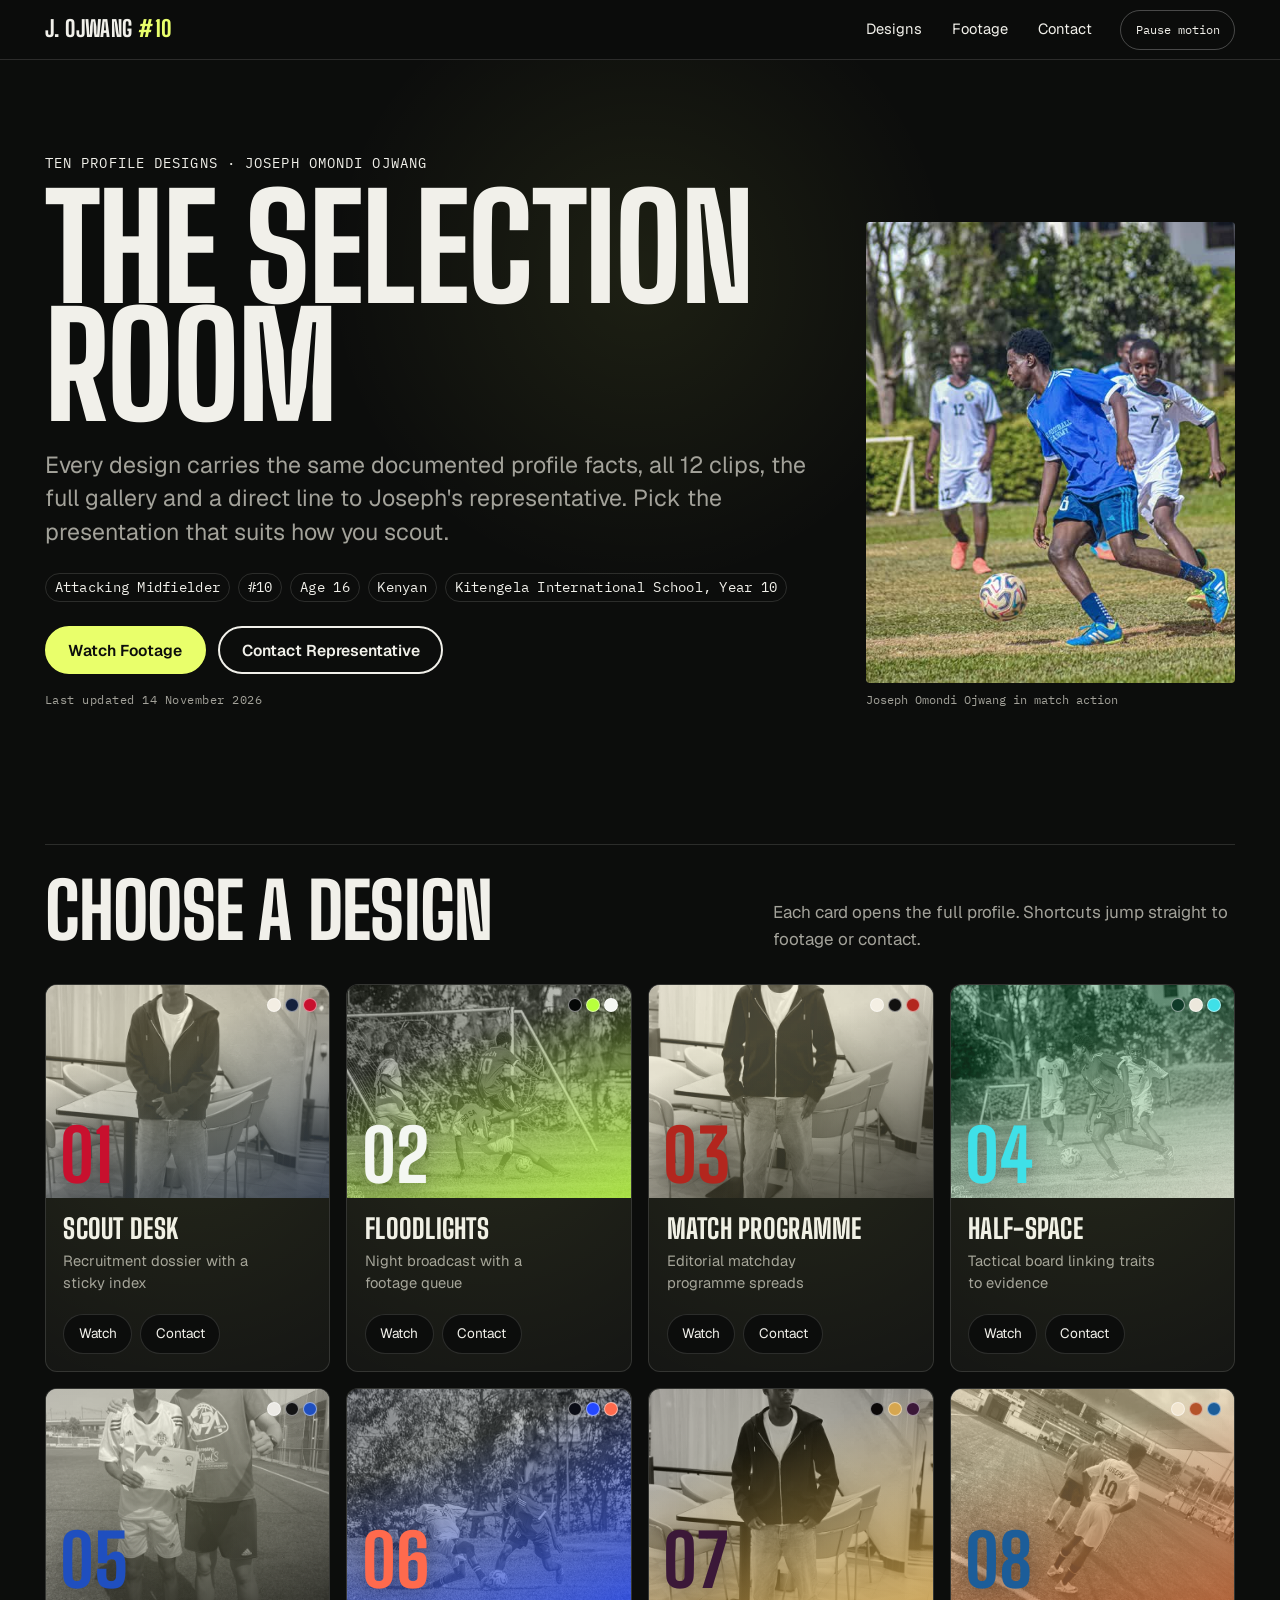
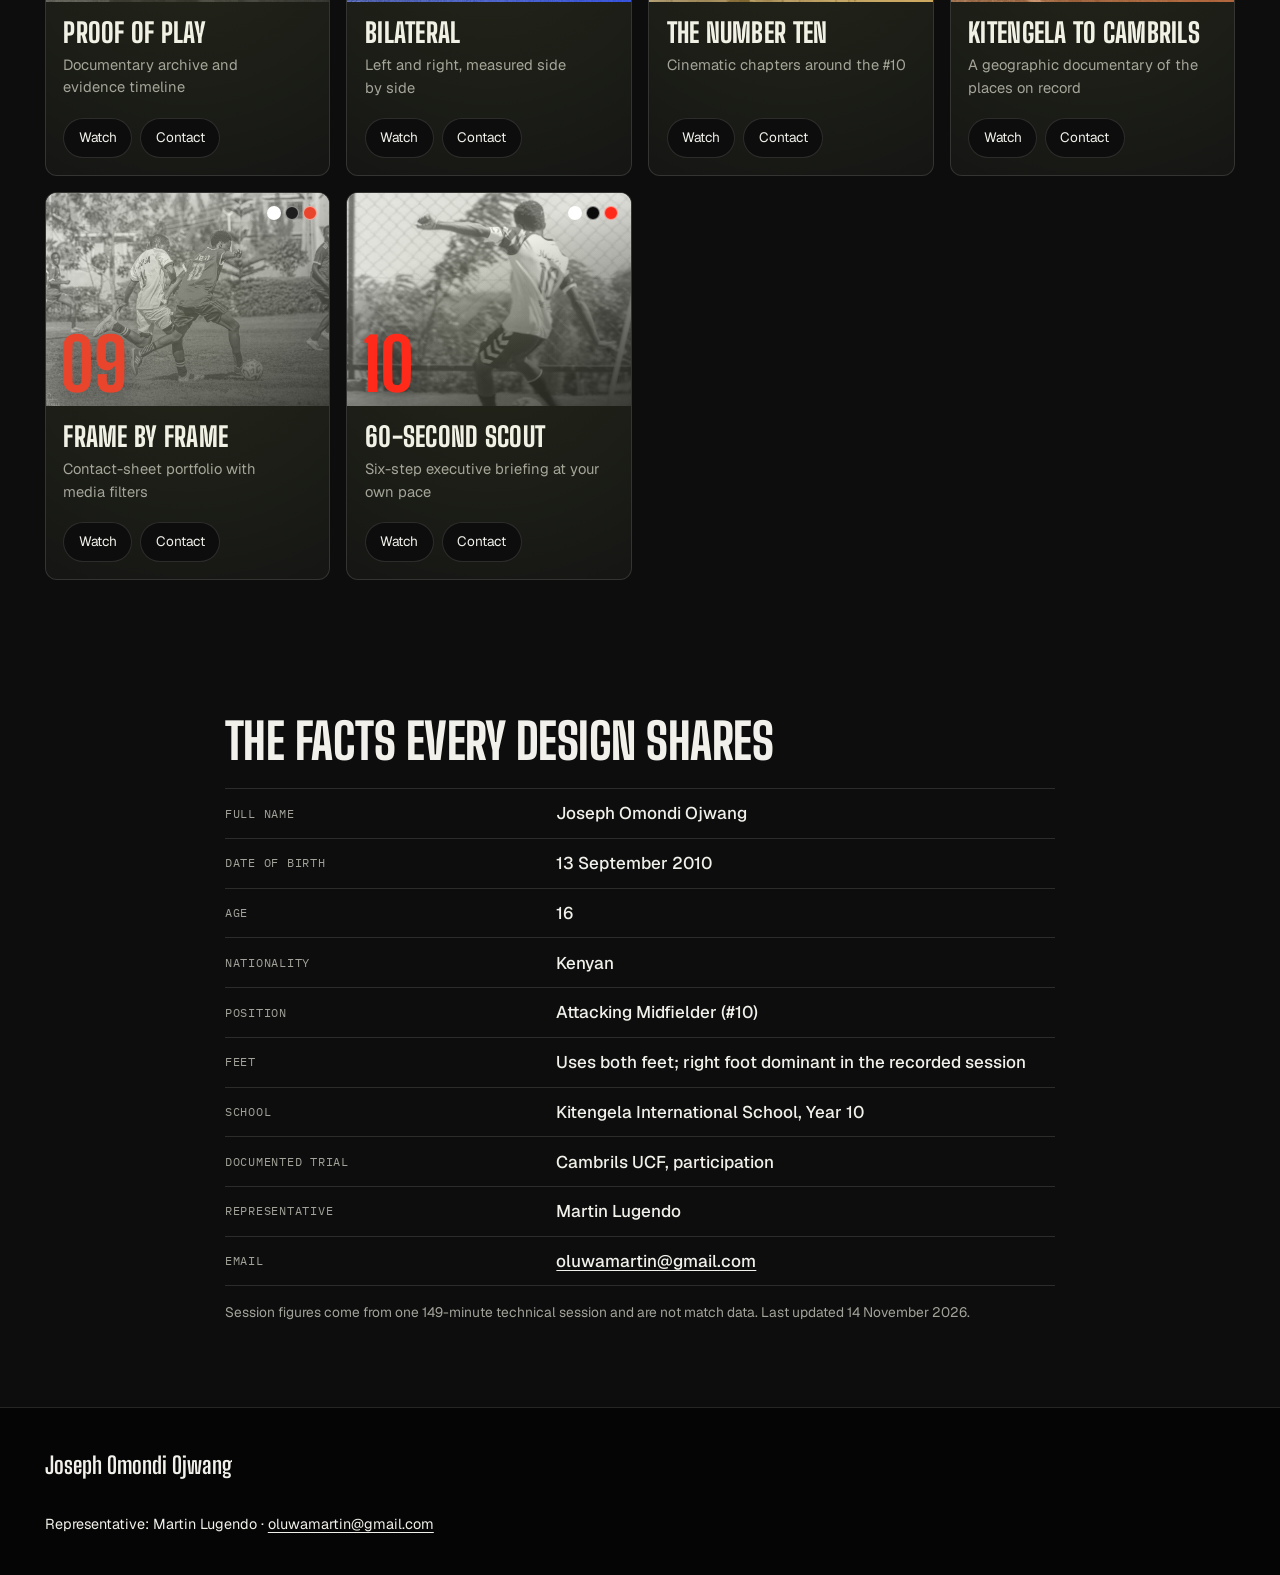
<file: index.html>
<!doctype html>
<html lang="en" class="no-js">
<head>
<meta charset="utf-8">
<meta name="viewport" content="width=device-width, initial-scale=1">
<title>The Selection Room · Joseph Omondi Ojwang profile designs</title>
<meta name="description" content="Ten profile designs for Joseph Omondi Ojwang, Kenyan attacking midfielder #10. Choose a design, watch footage or contact his representative.">
<meta name="theme-color" content="#0c0d0c">
<meta property="og:title" content="The Selection Room · Joseph Omondi Ojwang profile designs">
<meta property="og:description" content="Ten profile designs for Joseph Omondi Ojwang, Kenyan attacking midfielder #10. Choose a design, watch footage or contact his representative.">
<link rel="icon" href="/shared/favicon.svg" type="image/svg+xml">
<link rel="preload" href="/shared/fonts/big-shoulders-display-var.woff2" as="font" type="font/woff2" crossorigin><link rel="preload" href="/shared/fonts/geist-var.woff2" as="font" type="font/woff2" crossorigin>
<link rel="stylesheet" href="/shared/css/tokens.css"><link rel="stylesheet" href="/shared/css/base.css"><link rel="stylesheet" href="/shared/css/components.css"><link rel="stylesheet" href="/shared/css/motion.css"><link rel="stylesheet" href="/shared/css/hub.css">
<script>document.documentElement.classList.replace('no-js','js')</script>
<script src="/shared/js/app.js" defer></script>
</head>
<body class="hub">
<a class="skip-link" href="#main">Skip to main content</a>
<header class="hub-header"><p class="hub-brand">J. Ojwang <span>#10</span></p><nav aria-label="Shortcuts"><ul><li><a href="#designs">Designs</a></li><li><a href="/1/#footage">Footage</a></li><li><a href="/1/#contact">Contact</a></li></ul></nav><button type="button" class="motion-toggle" data-motion-toggle aria-pressed="false"><span class="mt-icon" aria-hidden="true"></span><span class="mt-label">Pause motion</span></button></header>
<main id="main" tabindex="-1">
<section class="hub-hero" aria-labelledby="hub-title" data-pointer-light><div class="hub-copy" data-reveal><p class="kicker">Ten profile designs · Joseph Omondi Ojwang</p><h1 id="hub-title">The Selection Room</h1><p class="hub-lede">Every design carries the same documented profile facts, all 12 clips, the full gallery and a direct line to Joseph's representative. Pick the presentation that suits how you scout.</p><p class="idline"><span>Attacking Midfielder</span> <span>#10</span> <span>Age 16</span> <span>Kenyan</span> <span>Kitengela International School, Year 10</span></p><div class="cta-row"><a class="btn btn--primary" href="/1/#footage">Watch Footage</a><a class="btn btn--ghost" href="/1/#contact">Contact Representative</a></div><p class="stamp"><time datetime="2026-11-14">Last updated 14 November 2026</time></p></div><figure class="hub-photo"><img class="hero-img" src="/assets/images/joseph-match-carry.jpg" srcset="/assets/images/thumbs/joseph-match-carry.jpg 900w, /assets/images/joseph-match-carry.jpg 1332w" sizes="(max-width: 920px) 90vw, 40vw" width="1332" height="1000" alt="Joseph carrying the ball through midfield during a match" loading="eager" fetchpriority="high" decoding="async"><figcaption>Joseph Omondi Ojwang in match action</figcaption></figure></section>
<section id="designs" class="hub-designs" aria-labelledby="designs-title"><div class="hub-designs-head"><h2 id="designs-title">Choose a design</h2><p>Each card opens the full profile. Shortcuts jump straight to footage or contact.</p></div><ol class="cards"><li class="card" style="--c1: #f3eee3; --c2: #14213d; --c3: #c8102e" data-pointer-light data-reveal><div class="card-preview" aria-hidden="true"><img src="/assets/images/thumbs/hero-portrait.jpg" width="676" height="900" alt="" loading="lazy" decoding="async"><span class="card-num">01</span><span class="card-swatches"><i></i><i></i><i></i></span></div><div class="card-body"><h3><a class="card-link" data-card href="/1/">Scout Desk</a></h3><p>Recruitment dossier with a sticky index</p><ul class="card-shortcuts"><li><a href="/1/#footage">Watch<span class="sr-only"> footage in Scout Desk</span></a></li><li><a href="/1/#contact">Contact<span class="sr-only"> the representative via Scout Desk</span></a></li></ul></div></li><li class="card" style="--c1: #060807; --c2: #b8ff3c; --c3: #f4f7f2" data-pointer-light data-reveal><div class="card-preview" aria-hidden="true"><img src="/assets/images/thumbs/joseph-match-action.jpg" width="900" height="654" alt="" loading="lazy" decoding="async"><span class="card-num">02</span><span class="card-swatches"><i></i><i></i><i></i></span></div><div class="card-body"><h3><a class="card-link" data-card href="/2/">Floodlights</a></h3><p>Night broadcast with a footage queue</p><ul class="card-shortcuts"><li><a href="/2/#footage">Watch<span class="sr-only"> footage in Floodlights</span></a></li><li><a href="/2/#contact">Contact<span class="sr-only"> the representative via Floodlights</span></a></li></ul></div></li><li class="card" style="--c1: #f4efe3; --c2: #121110; --c3: #b3261e" data-pointer-light data-reveal><div class="card-preview" aria-hidden="true"><img src="/assets/images/thumbs/portrait-1.jpg" width="676" height="900" alt="" loading="lazy" decoding="async"><span class="card-num">03</span><span class="card-swatches"><i></i><i></i><i></i></span></div><div class="card-body"><h3><a class="card-link" data-card href="/3/">Match Programme</a></h3><p>Editorial matchday programme spreads</p><ul class="card-shortcuts"><li><a href="/3/#footage">Watch<span class="sr-only"> footage in Match Programme</span></a></li><li><a href="/3/#contact">Contact<span class="sr-only"> the representative via Match Programme</span></a></li></ul></div></li><li class="card" style="--c1: #0f3a28; --c2: #ece8dc; --c3: #3fe0e8" data-pointer-light data-reveal><div class="card-preview" aria-hidden="true"><img src="/assets/images/thumbs/joseph-match-carry.jpg" width="900" height="676" alt="" loading="lazy" decoding="async"><span class="card-num">04</span><span class="card-swatches"><i></i><i></i><i></i></span></div><div class="card-body"><h3><a class="card-link" data-card href="/4/">Half-Space</a></h3><p>Tactical board linking traits to evidence</p><ul class="card-shortcuts"><li><a href="/4/#footage">Watch<span class="sr-only"> footage in Half-Space</span></a></li><li><a href="/4/#contact">Contact<span class="sr-only"> the representative via Half-Space</span></a></li></ul></div></li><li class="card" style="--c1: #ebe9e4; --c2: #141414; --c3: #1f4fbf" data-pointer-light data-reveal><div class="card-preview" aria-hidden="true"><img src="/assets/images/thumbs/trial-certificate.jpg" width="676" height="900" alt="" loading="lazy" decoding="async"><span class="card-num">05</span><span class="card-swatches"><i></i><i></i><i></i></span></div><div class="card-body"><h3><a class="card-link" data-card href="/5/">Proof of Play</a></h3><p>Documentary archive and evidence timeline</p><ul class="card-shortcuts"><li><a href="/5/#footage">Watch<span class="sr-only"> footage in Proof of Play</span></a></li><li><a href="/5/#contact">Contact<span class="sr-only"> the representative via Proof of Play</span></a></li></ul></div></li><li class="card" style="--c1: #0b0d16; --c2: #2448ff; --c3: #ff6a4d" data-pointer-light data-reveal><div class="card-preview" aria-hidden="true"><img src="/assets/images/thumbs/joseph-match-dribble-2.jpg" width="900" height="752" alt="" loading="lazy" decoding="async"><span class="card-num">06</span><span class="card-swatches"><i></i><i></i><i></i></span></div><div class="card-body"><h3><a class="card-link" data-card href="/6/">Bilateral</a></h3><p>Left and right, measured side by side</p><ul class="card-shortcuts"><li><a href="/6/#footage">Watch<span class="sr-only"> footage in Bilateral</span></a></li><li><a href="/6/#contact">Contact<span class="sr-only"> the representative via Bilateral</span></a></li></ul></div></li><li class="card" style="--c1: #0b0807; --c2: #d6a64f; --c3: #3b1838" data-pointer-light data-reveal><div class="card-preview" aria-hidden="true"><img src="/assets/images/thumbs/portrait-2.jpg" width="676" height="900" alt="" loading="lazy" decoding="async"><span class="card-num">07</span><span class="card-swatches"><i></i><i></i><i></i></span></div><div class="card-body"><h3><a class="card-link" data-card href="/7/">The Number Ten</a></h3><p>Cinematic chapters around the #10</p><ul class="card-shortcuts"><li><a href="/7/#footage">Watch<span class="sr-only"> footage in The Number Ten</span></a></li><li><a href="/7/#contact">Contact<span class="sr-only"> the representative via The Number Ten</span></a></li></ul></div></li><li class="card" style="--c1: #f1e5cf; --c2: #b4532a; --c3: #1c5d99" data-pointer-light data-reveal><div class="card-preview" aria-hidden="true"><img src="/assets/images/thumbs/trial-pitch.jpg" width="676" height="900" alt="" loading="lazy" decoding="async"><span class="card-num">08</span><span class="card-swatches"><i></i><i></i><i></i></span></div><div class="card-body"><h3><a class="card-link" data-card href="/8/">Kitengela to Cambrils</a></h3><p>A geographic documentary of the places on record</p><ul class="card-shortcuts"><li><a href="/8/#footage">Watch<span class="sr-only"> footage in Kitengela to Cambrils</span></a></li><li><a href="/8/#contact">Contact<span class="sr-only"> the representative via Kitengela to Cambrils</span></a></li></ul></div></li><li class="card" style="--c1: #ffffff; --c2: #1e1e1e; --c3: #e8452c" data-pointer-light data-reveal><div class="card-preview" aria-hidden="true"><img src="/assets/images/thumbs/joseph-match-dribble-1.jpg" width="900" height="638" alt="" loading="lazy" decoding="async"><span class="card-num">09</span><span class="card-swatches"><i></i><i></i><i></i></span></div><div class="card-body"><h3><a class="card-link" data-card href="/9/">Frame by Frame</a></h3><p>Contact-sheet portfolio with media filters</p><ul class="card-shortcuts"><li><a href="/9/#footage">Watch<span class="sr-only"> footage in Frame by Frame</span></a></li><li><a href="/9/#contact">Contact<span class="sr-only"> the representative via Frame by Frame</span></a></li></ul></div></li><li class="card" style="--c1: #ffffff; --c2: #0a0a0a; --c3: #ff2a1a" data-pointer-light data-reveal><div class="card-preview" aria-hidden="true"><img src="/assets/images/thumbs/action-kick.jpg" width="600" height="900" alt="" loading="lazy" decoding="async"><span class="card-num">10</span><span class="card-swatches"><i></i><i></i><i></i></span></div><div class="card-body"><h3><a class="card-link" data-card href="/10/">60-Second Scout</a></h3><p>Six-step executive briefing at your own pace</p><ul class="card-shortcuts"><li><a href="/10/#footage">Watch<span class="sr-only"> footage in 60-Second Scout</span></a></li><li><a href="/10/#contact">Contact<span class="sr-only"> the representative via 60-Second Scout</span></a></li></ul></div></li></ol></section>
<section class="hub-facts" aria-labelledby="facts-title"><h2 id="facts-title">The facts every design shares</h2><dl class="facts" data-canonical="facts"><div class="fact"><dt>Full name</dt><dd>Joseph Omondi Ojwang</dd></div><div class="fact"><dt>Date of birth</dt><dd>13 September 2010</dd></div><div class="fact"><dt>Age</dt><dd>16</dd></div><div class="fact"><dt>Nationality</dt><dd>Kenyan</dd></div><div class="fact"><dt>Position</dt><dd>Attacking Midfielder (#10)</dd></div><div class="fact"><dt>Feet</dt><dd>Uses both feet; right foot dominant in the recorded session</dd></div><div class="fact"><dt>School</dt><dd>Kitengela International School, Year 10</dd></div><div class="fact"><dt>Documented trial</dt><dd>Cambrils UCF, participation</dd></div><div class="fact"><dt>Representative</dt><dd>Martin Lugendo</dd></div><div class="fact"><dt>Email</dt><dd><a href="mailto:oluwamartin@gmail.com">oluwamartin@gmail.com</a></dd></div></dl><p class="fine">Session figures come from one 149-minute technical session and are not match data. Last updated 14 November 2026.</p></section>
</main>
<footer class="site-footer"><div class="foot-inner"><p class="foot-name">Joseph Omondi Ojwang</p><p>Representative: Martin Lugendo · <a href="mailto:oluwamartin@gmail.com">oluwamartin@gmail.com</a></p></div></footer>
</body>
</html>
</file>
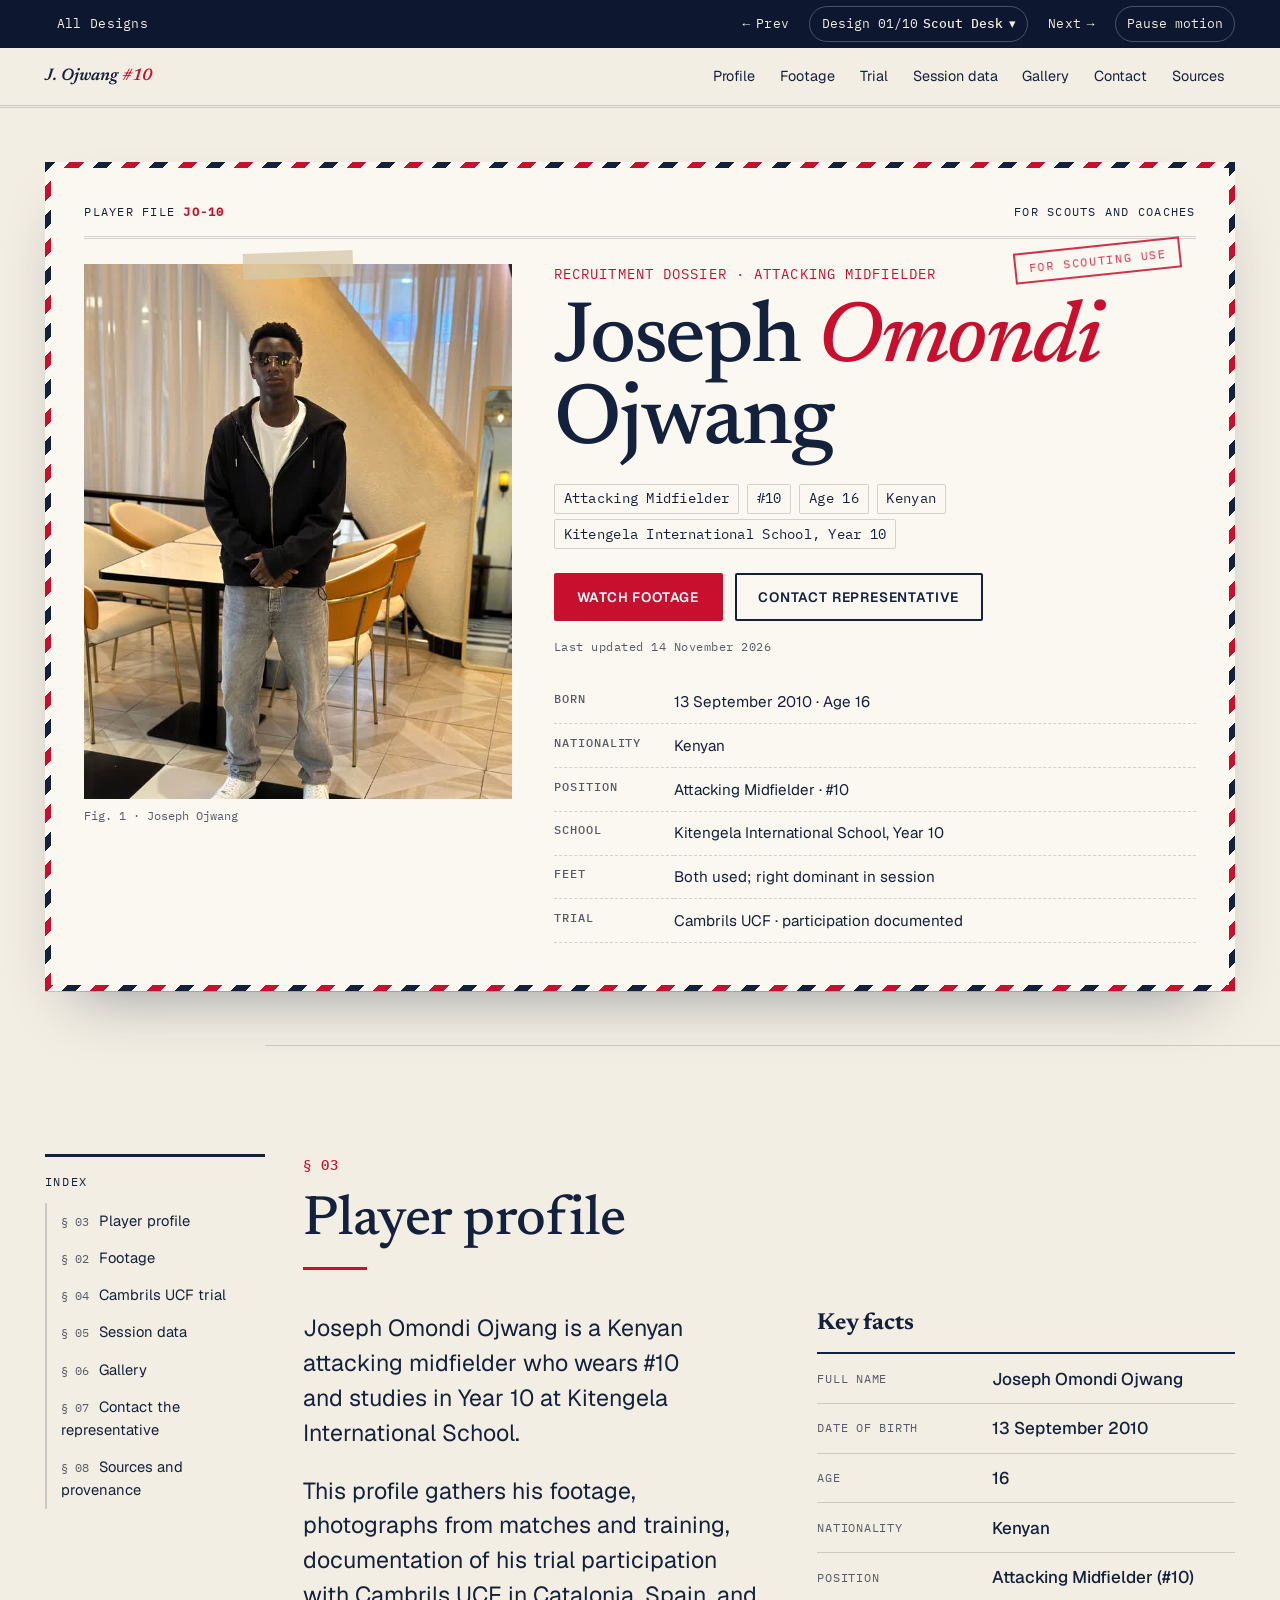
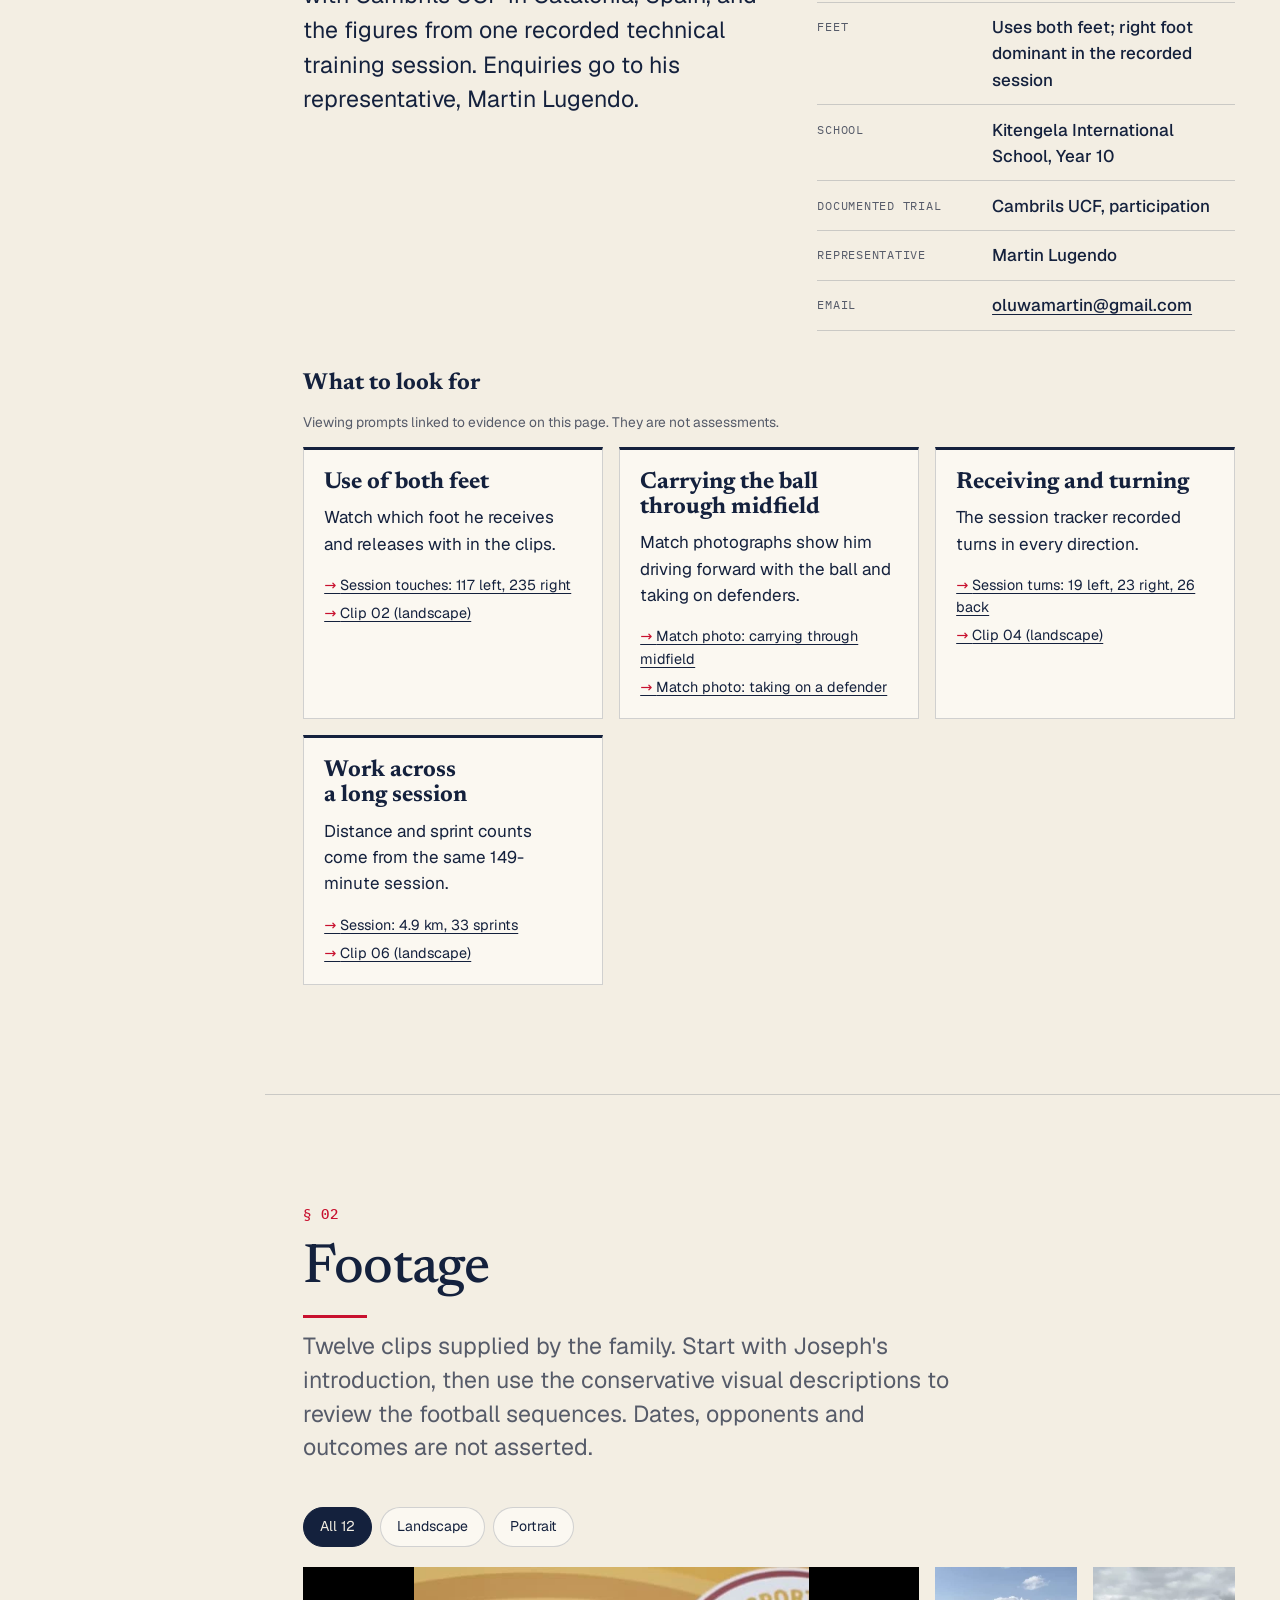
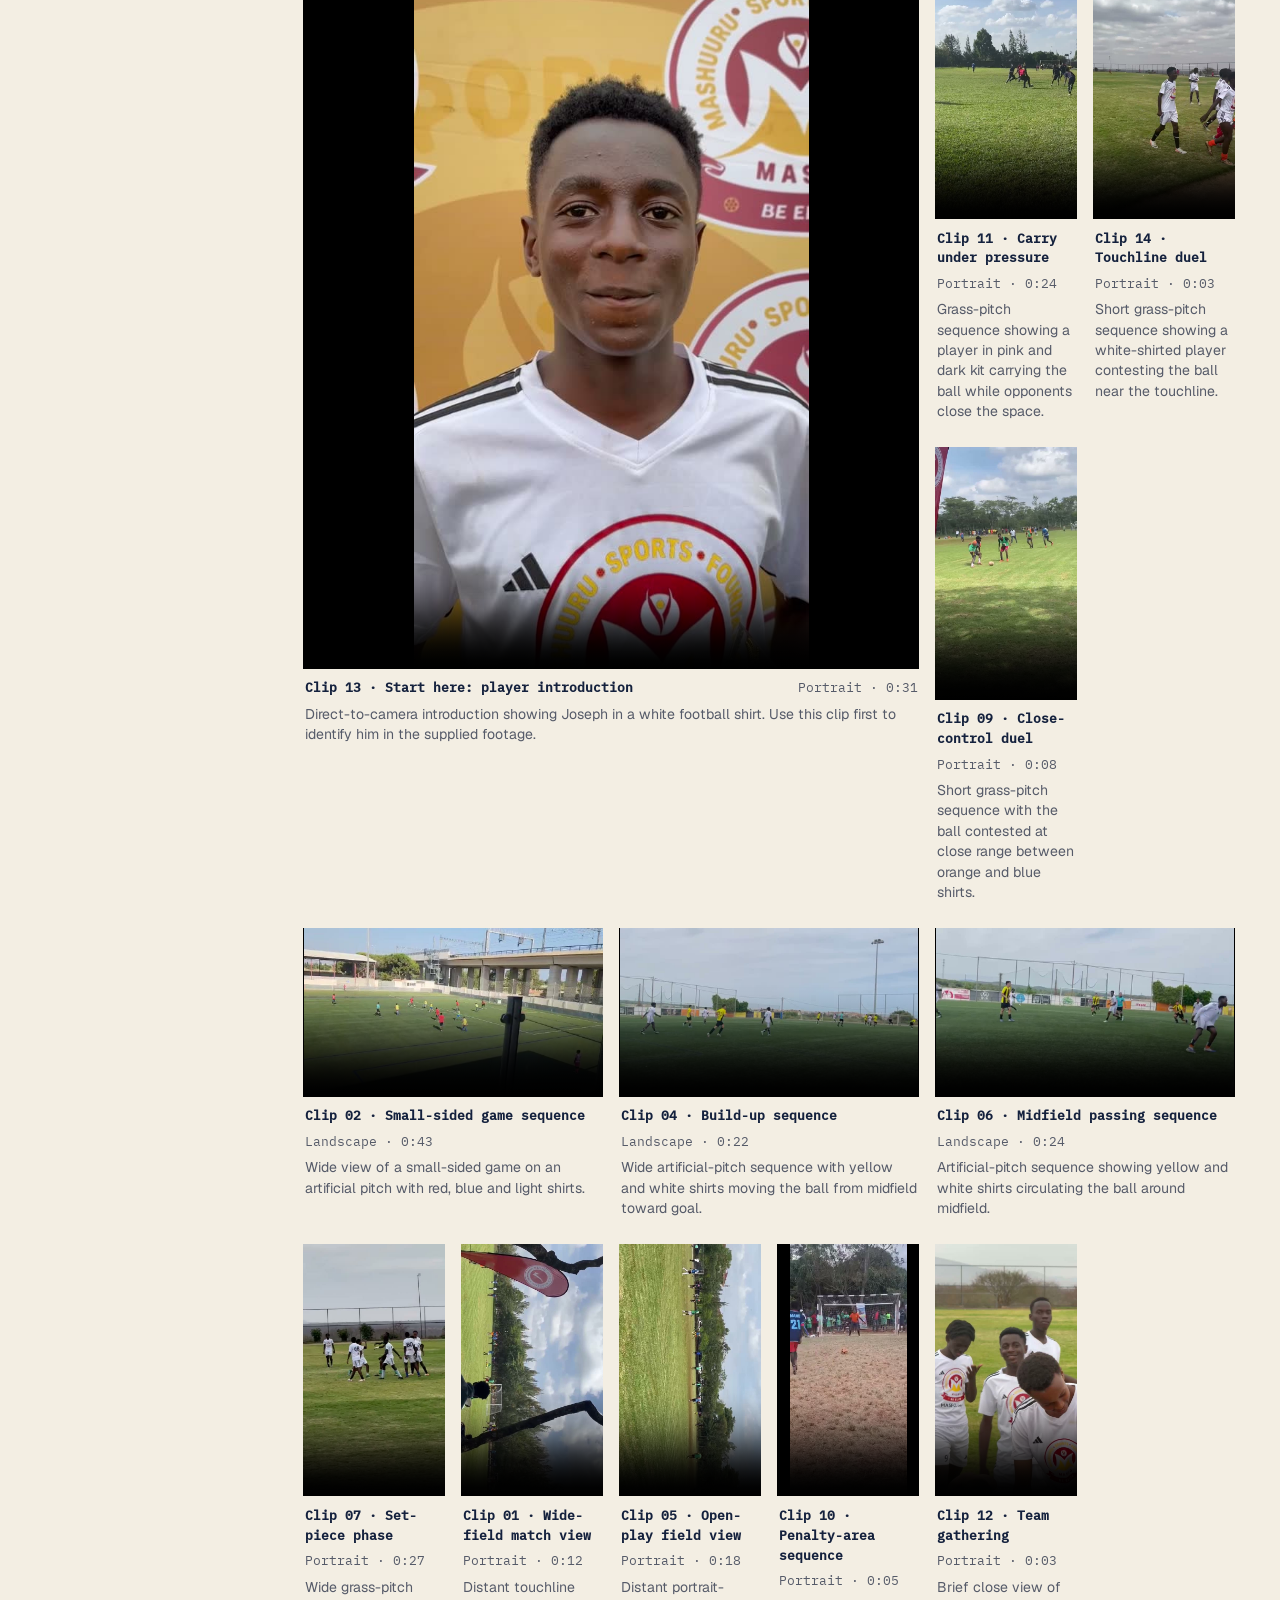
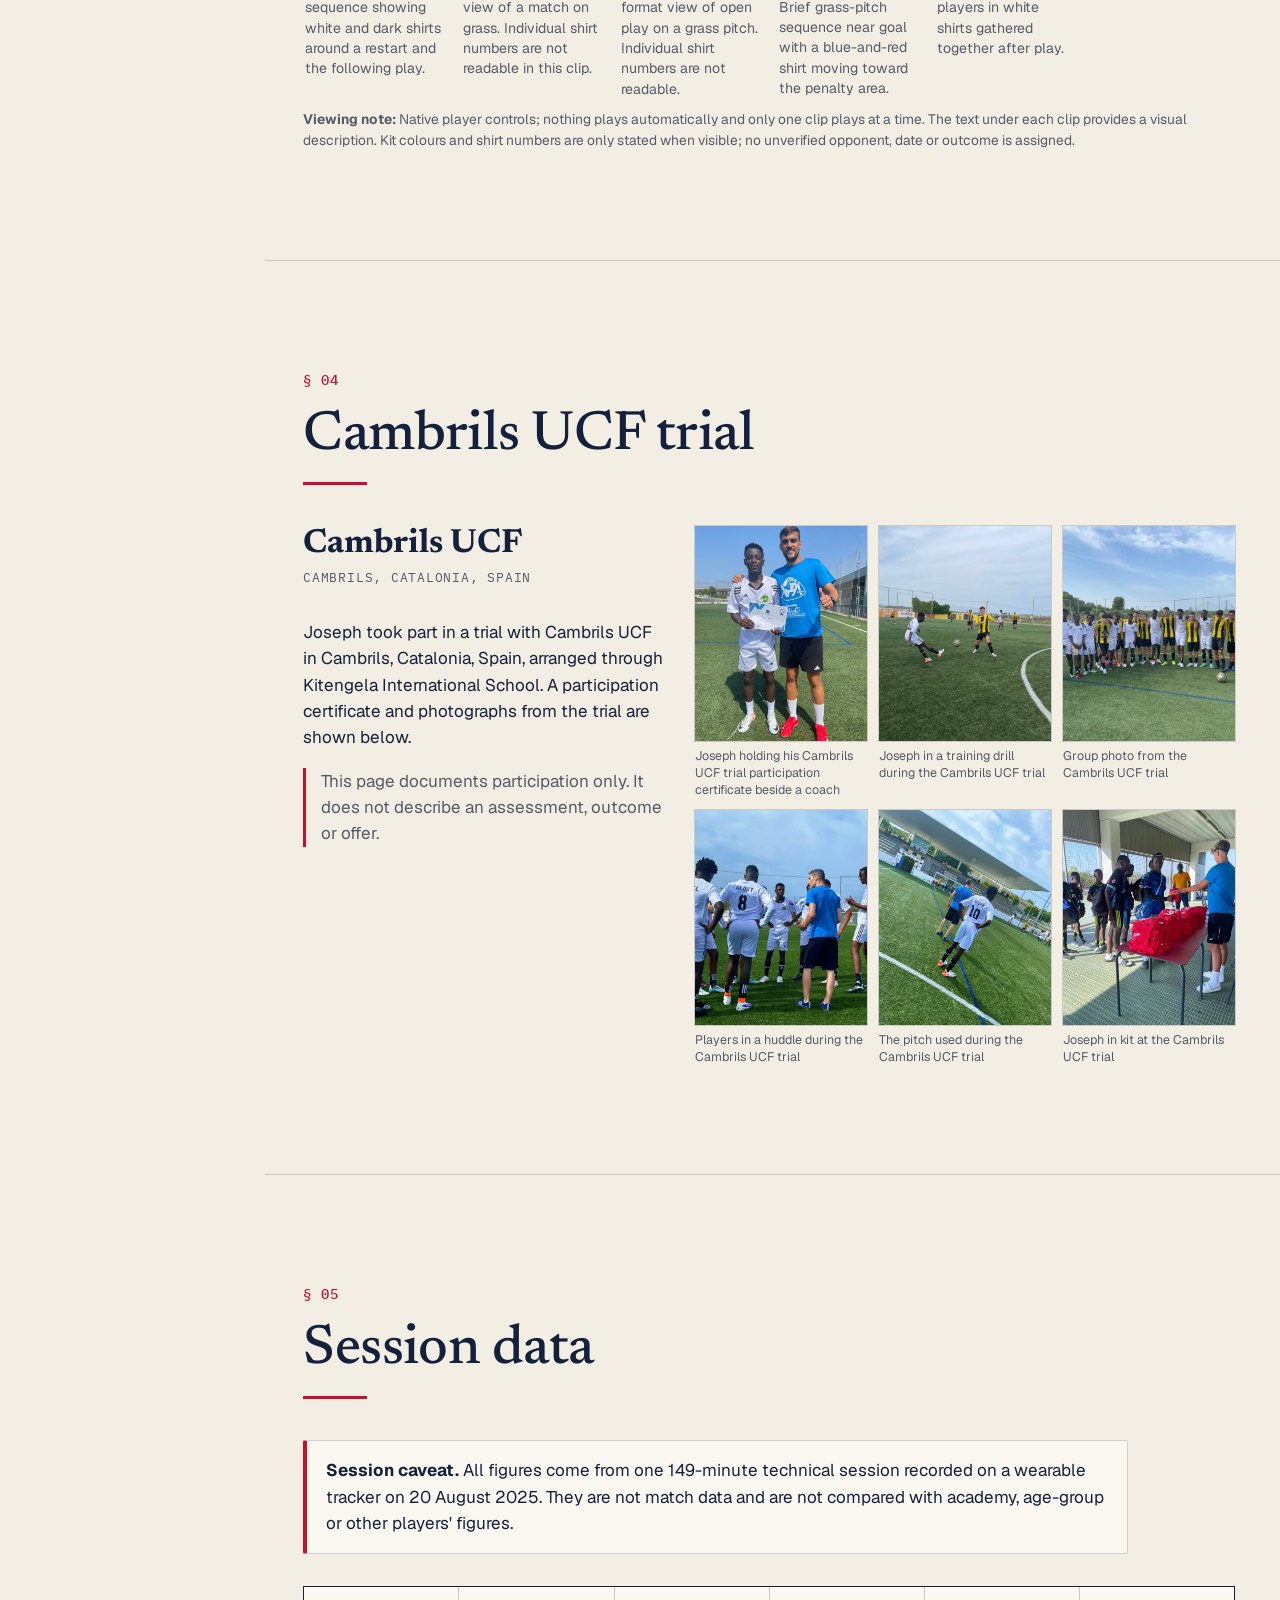
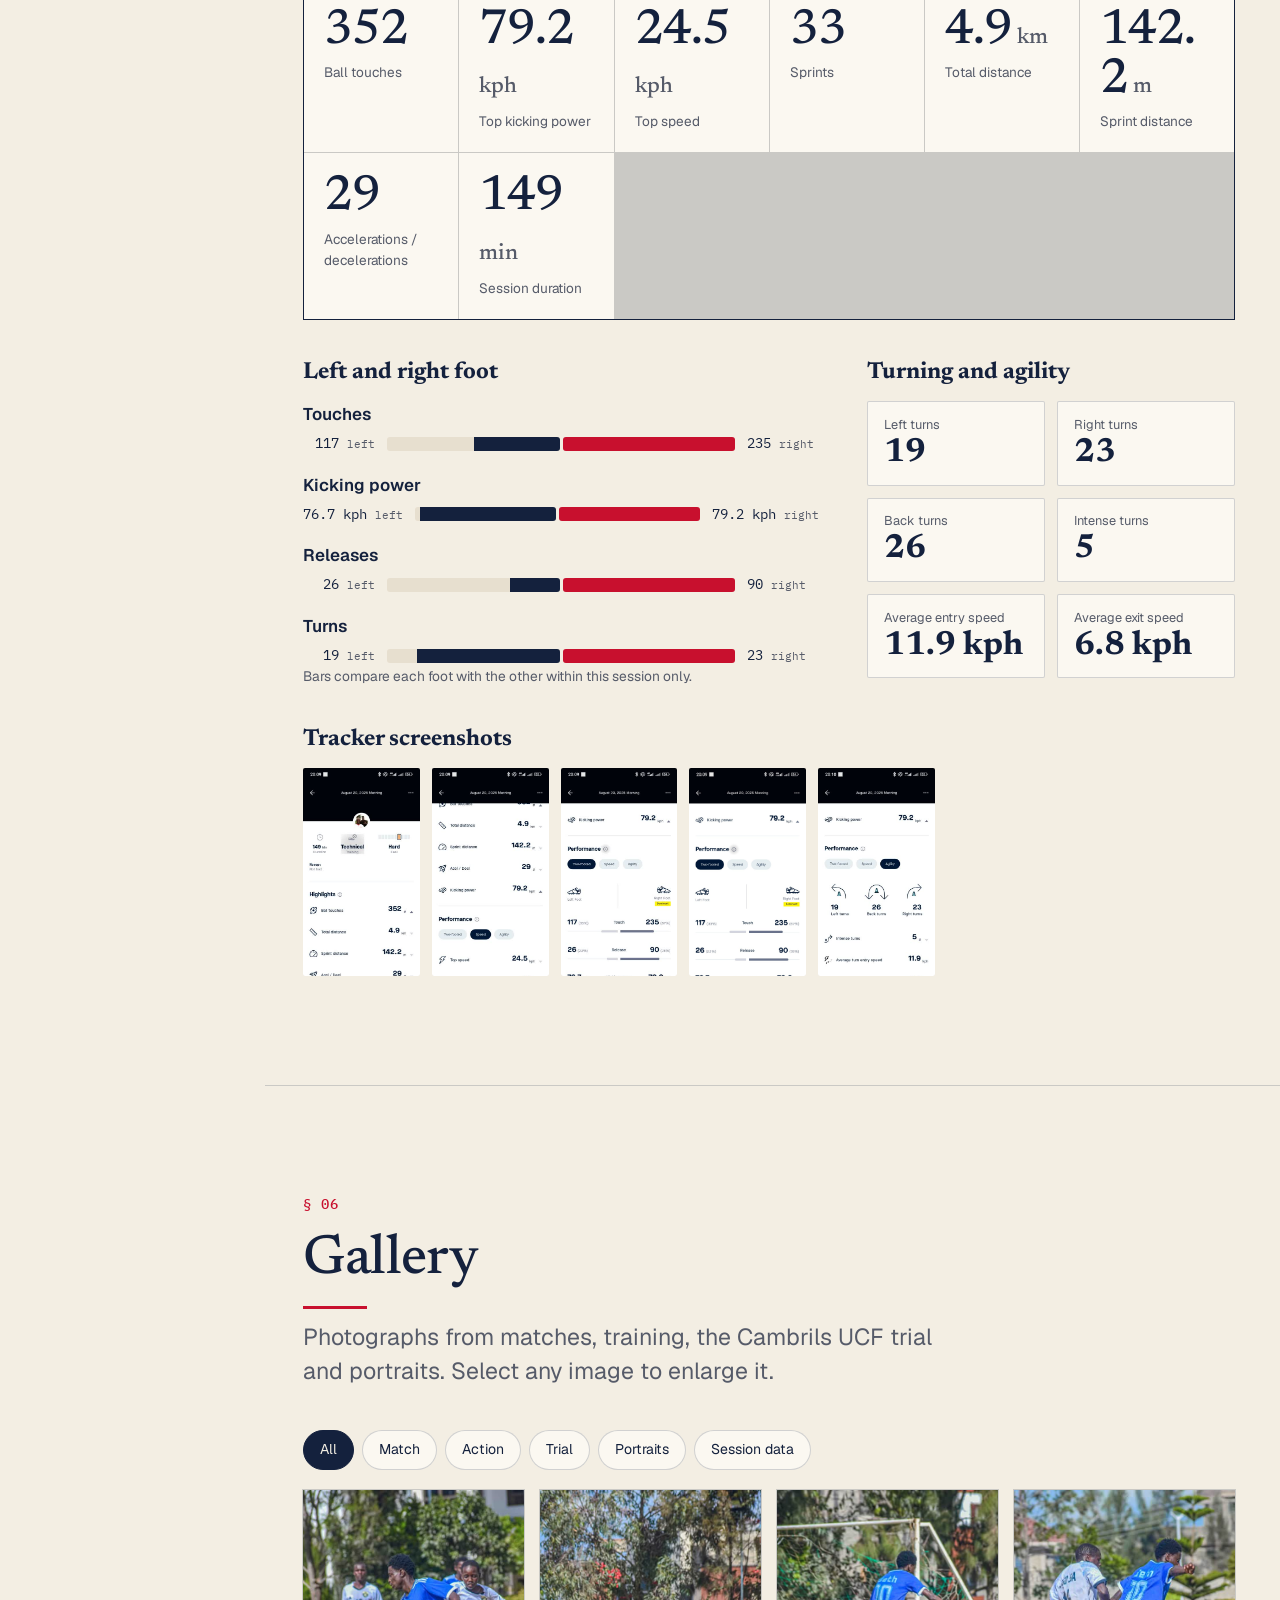
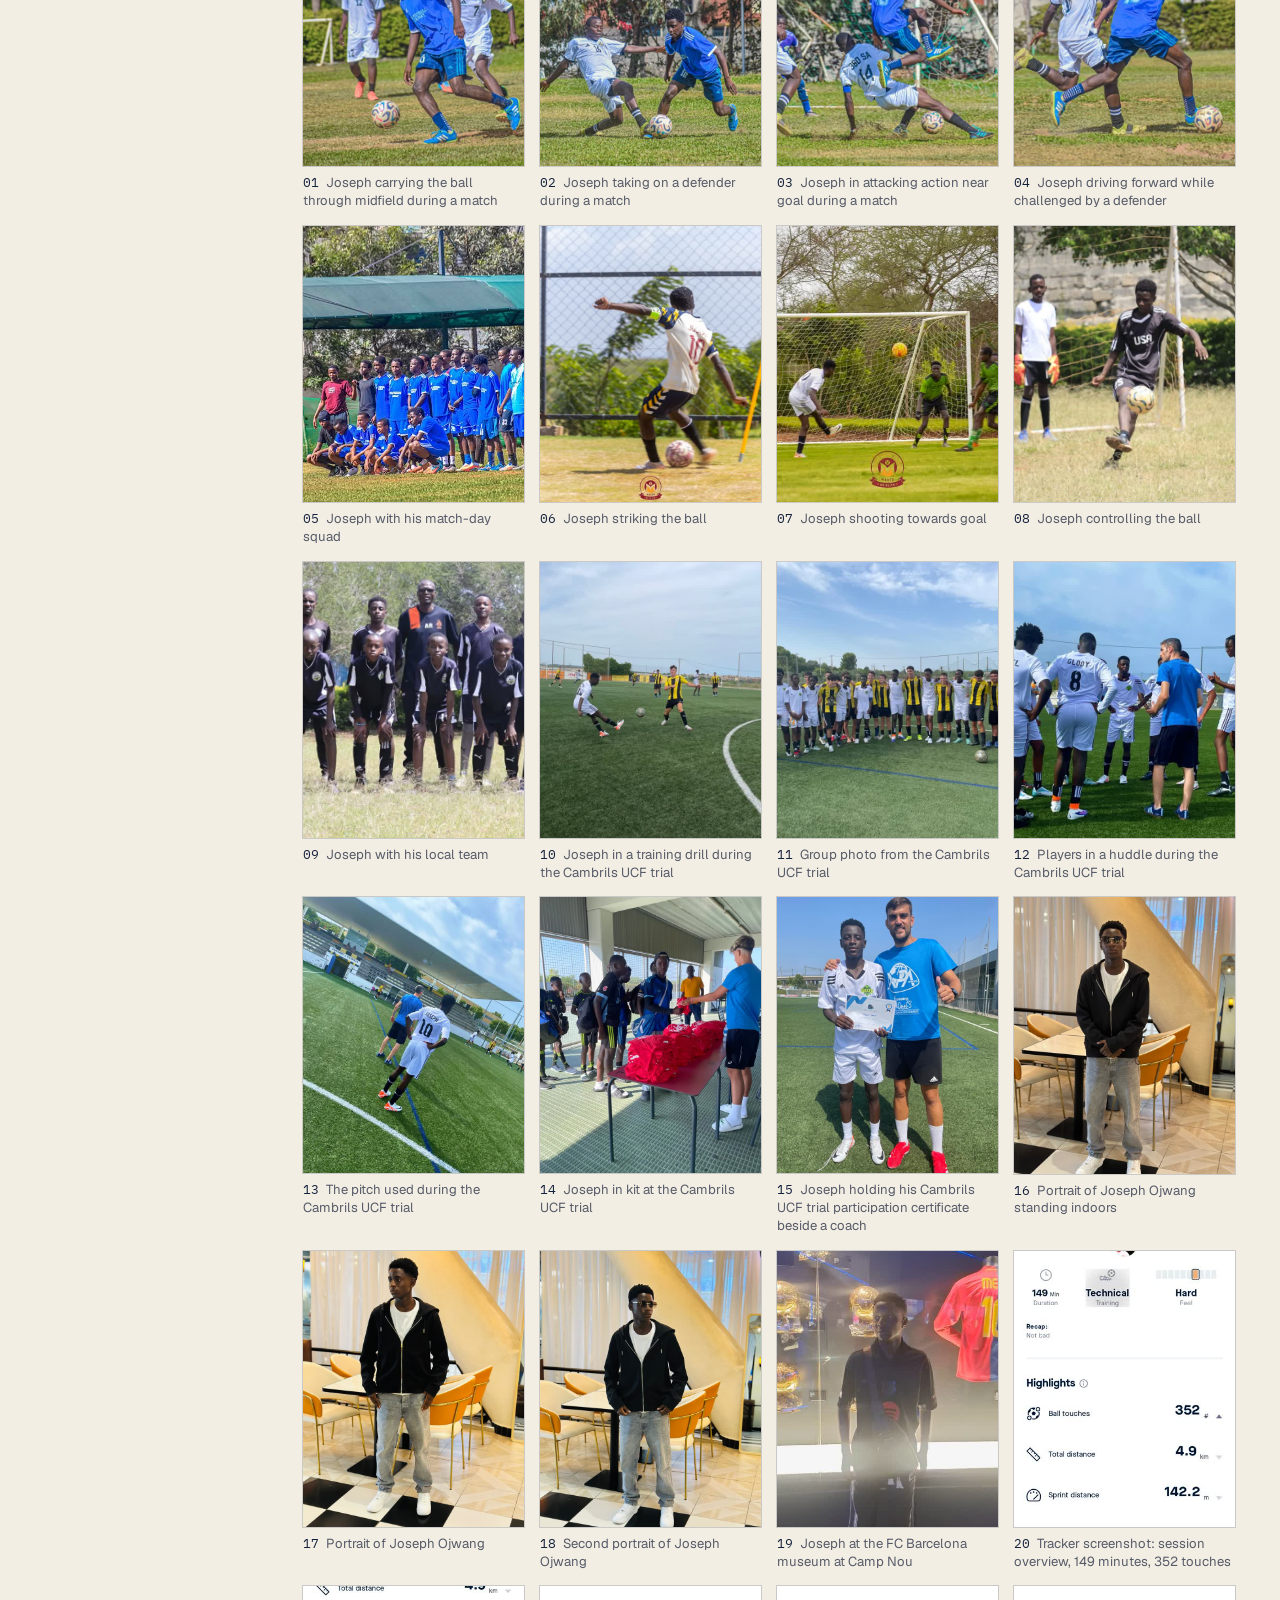
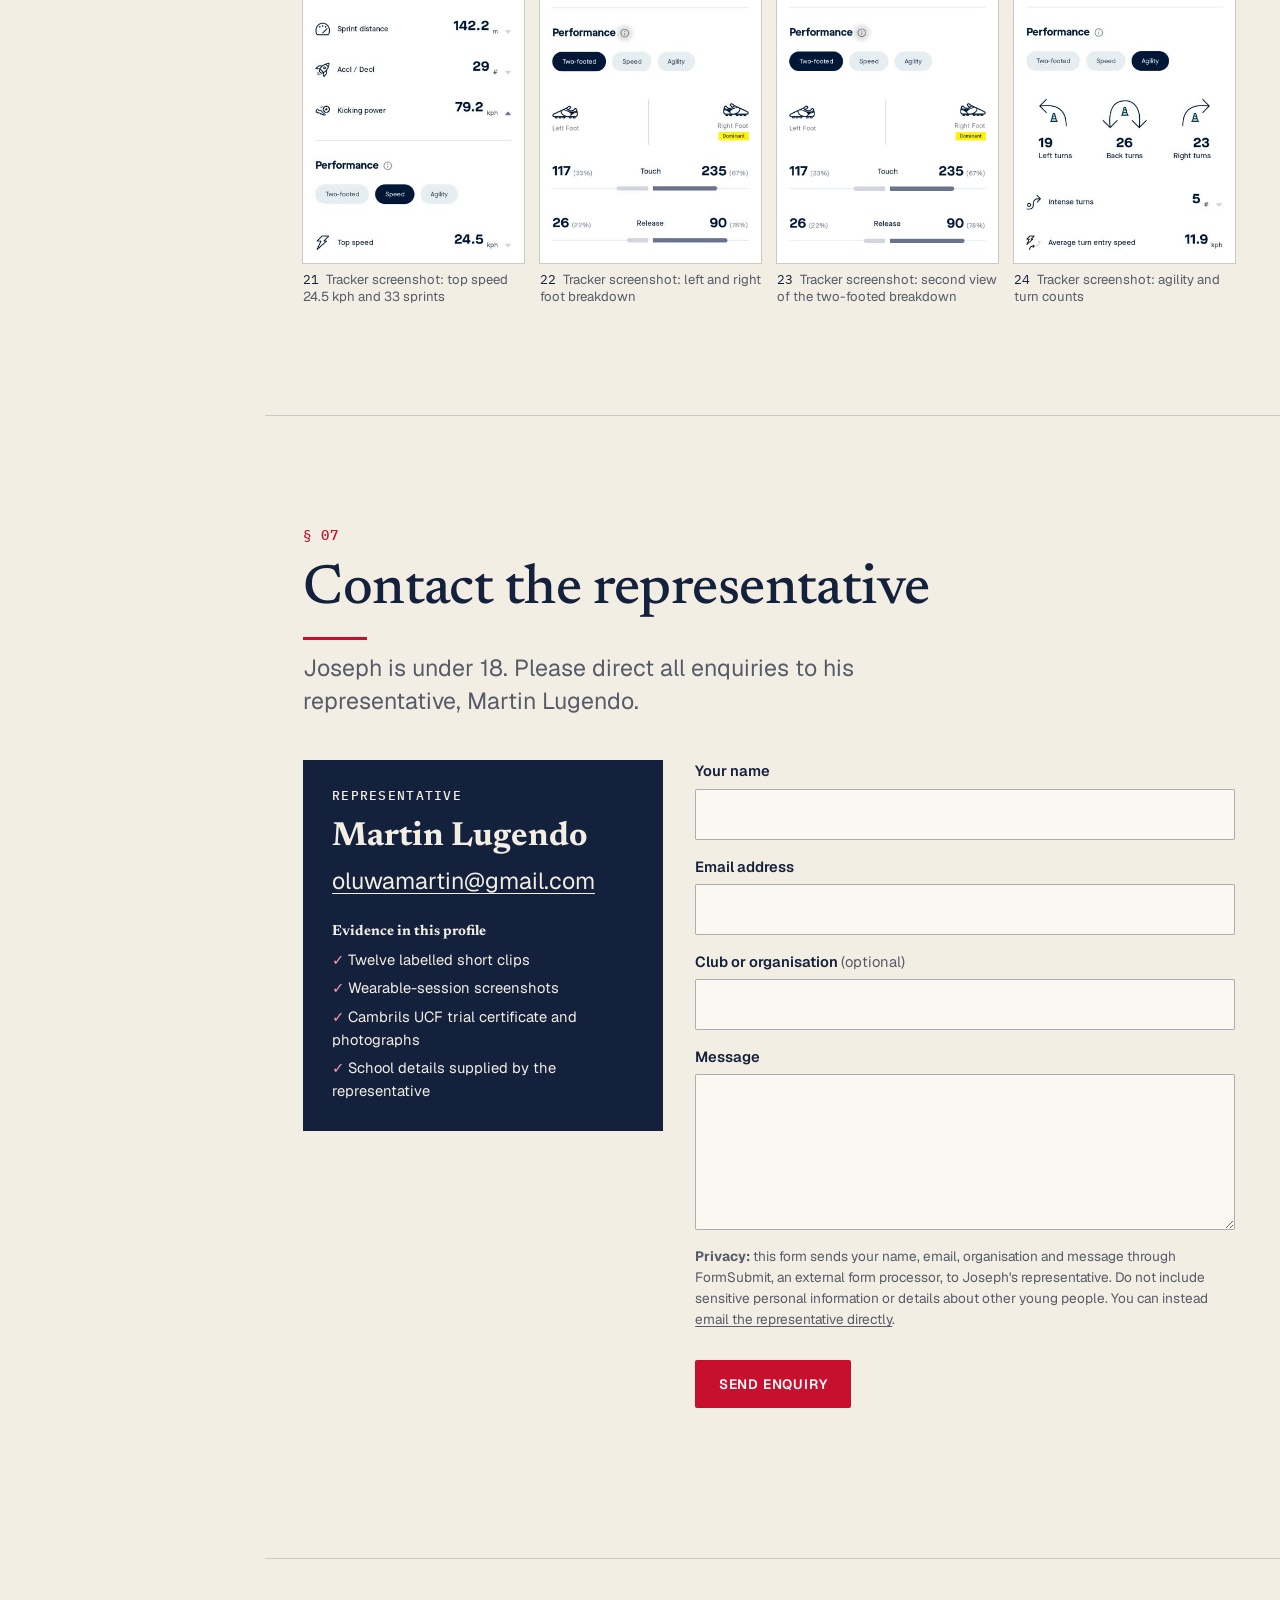
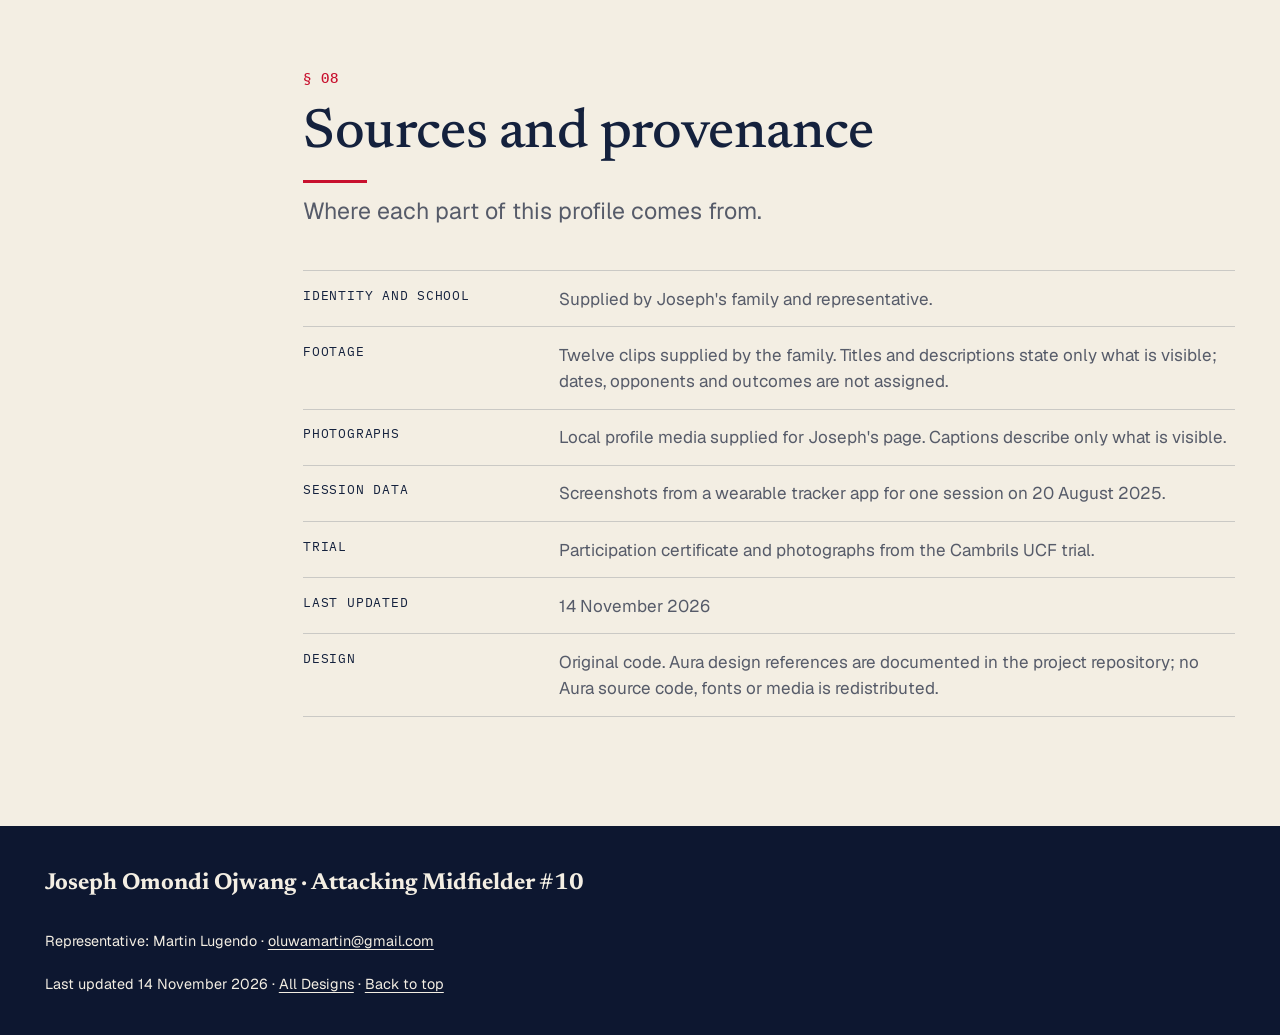
<file: 1/index.html>
<!doctype html>
<html lang="en" class="no-js">
<head>
<meta charset="utf-8">
<meta name="viewport" content="width=device-width, initial-scale=1">
<title>Joseph Omondi Ojwang · Attacking Midfielder #10 · Design 01 Scout Desk</title>
<meta name="description" content="Joseph Omondi Ojwang, Kenyan attacking midfielder (#10), age 16. Footage, documented Cambrils UCF trial participation, session data and representative contact.">
<meta name="theme-color" content="#f3eee3">
<meta property="og:title" content="Joseph Omondi Ojwang · Attacking Midfielder #10 · Design 01 Scout Desk">
<meta property="og:description" content="Joseph Omondi Ojwang, Kenyan attacking midfielder (#10), age 16. Footage, documented Cambrils UCF trial participation, session data and representative contact.">
<link rel="icon" href="/shared/favicon.svg" type="image/svg+xml">
<link rel="preload" href="/shared/fonts/newsreader-var.woff2" as="font" type="font/woff2" crossorigin><link rel="preload" href="/shared/fonts/geist-var.woff2" as="font" type="font/woff2" crossorigin>
<link rel="stylesheet" href="/shared/css/tokens.css"><link rel="stylesheet" href="/shared/css/base.css"><link rel="stylesheet" href="/shared/css/components.css"><link rel="stylesheet" href="/shared/css/motion.css"><link rel="stylesheet" href="/variations/01/variant.css">
<script>document.documentElement.classList.replace('no-js','js')</script>
<script src="/shared/js/app.js" defer></script>
</head>
<body class="profile v01" data-variant="01">
<a class="skip-link" href="#main">Skip to main content</a>
<div class="progress" aria-hidden="true"><span></span></div>
<nav class="design-bar" aria-label="Design variations"><a class="db-all" href="/">All Designs</a><a class="db-step" rel="prev" href="/10/" aria-label="Previous design: 60-Second Scout"><span aria-hidden="true">←</span> <span class="db-step-t">Prev</span></a><div class="switcher"><button type="button" class="switcher-toggle" data-switcher-toggle aria-expanded="false" aria-controls="switcher-panel"><span class="sw-cur">Design 01/10</span> <span class="sw-curname">Scout Desk</span> <span class="sw-short" aria-hidden="true">01/10</span> <span class="sw-caret" aria-hidden="true">▾</span></button><div class="switcher-panel" id="switcher-panel" hidden><p class="sw-head">Switch design · keeps your place</p><ul><li><a data-variant-link href="/1/" aria-current="page"><span class="sw-n">01</span> <span class="sw-t">Scout Desk</span> <small>Recruitment dossier with a sticky index</small></a></li><li><a data-variant-link href="/2/"><span class="sw-n">02</span> <span class="sw-t">Floodlights</span> <small>Night broadcast with a footage queue</small></a></li><li><a data-variant-link href="/3/"><span class="sw-n">03</span> <span class="sw-t">Match Programme</span> <small>Editorial matchday programme spreads</small></a></li><li><a data-variant-link href="/4/"><span class="sw-n">04</span> <span class="sw-t">Half-Space</span> <small>Tactical board linking traits to evidence</small></a></li><li><a data-variant-link href="/5/"><span class="sw-n">05</span> <span class="sw-t">Proof of Play</span> <small>Documentary archive and evidence timeline</small></a></li><li><a data-variant-link href="/6/"><span class="sw-n">06</span> <span class="sw-t">Bilateral</span> <small>Left and right, measured side by side</small></a></li><li><a data-variant-link href="/7/"><span class="sw-n">07</span> <span class="sw-t">The Number Ten</span> <small>Cinematic chapters around the #10</small></a></li><li><a data-variant-link href="/8/"><span class="sw-n">08</span> <span class="sw-t">Kitengela to Cambrils</span> <small>A geographic documentary of the places on record</small></a></li><li><a data-variant-link href="/9/"><span class="sw-n">09</span> <span class="sw-t">Frame by Frame</span> <small>Contact-sheet portfolio with media filters</small></a></li><li><a data-variant-link href="/10/"><span class="sw-n">10</span> <span class="sw-t">60-Second Scout</span> <small>Six-step executive briefing at your own pace</small></a></li></ul></div></div><a class="db-step" rel="next" href="/2/" aria-label="Next design: Floodlights"><span class="db-step-t">Next</span> <span aria-hidden="true">→</span></a><button type="button" class="motion-toggle" data-motion-toggle aria-pressed="false"><span class="mt-icon" aria-hidden="true"></span><span class="mt-label">Pause motion</span></button></nav>
<header class="site-header"><a class="brand" href="#overview">J. Ojwang <span>#10</span></a><button type="button" class="menu-toggle" data-menu-toggle aria-expanded="false" aria-controls="site-nav">Menu</button><nav class="site-nav" id="site-nav" aria-label="Sections"><ul><li><a href="#profile">Profile</a></li><li><a href="#footage">Footage</a></li><li><a href="#trial">Trial</a></li><li><a href="#data">Session data</a></li><li><a href="#gallery">Gallery</a></li><li><a href="#contact">Contact</a></li><li><a href="#provenance">Sources</a></li></ul></nav></header>
<main id="main" tabindex="-1">
<section id="overview" class="hero hero--dossier" aria-labelledby="hero-title"><div class="dossier-sheet"><div class="dossier-head"><p class="dossier-file">Player file <strong>JO-10</strong></p><p class="dossier-class">For scouts and coaches</p></div><div class="dossier-grid"><figure class="dossier-photo" data-reveal><img class="hero-img" src="/assets/images/web/hero-portrait.jpg" srcset="/assets/images/thumbs/hero-portrait.jpg 676w, /assets/images/web/hero-portrait.jpg 1200w" sizes="(max-width: 920px) 90vw, 40vw" width="1200" height="1600" alt="Portrait of Joseph Ojwang standing indoors" loading="eager" fetchpriority="high" decoding="async"><figcaption>Fig. 1 · Joseph Ojwang</figcaption></figure><div class="dossier-main" data-reveal><p class="kicker">Recruitment dossier · Attacking Midfielder</p><h1 id="hero-title"><span class="n-first">Joseph</span> <span class="n-middle">Omondi</span> <span class="n-last">Ojwang</span></h1><p class="idline"><span>Attacking Midfielder</span> <span>#10</span> <span>Age 16</span> <span>Kenyan</span> <span>Kitengela International School, Year 10</span></p><div class="cta-row"><a class="btn btn--primary" href="#footage">Watch Footage</a><a class="btn btn--ghost" href="#contact">Contact Representative</a></div><p class="stamp"><time datetime="2026-11-14">Last updated 14 November 2026</time></p><table class="dossier-table"><caption class="sr-only">Key details</caption><tbody><tr><th scope="row">Born</th><td>13 September 2010 · Age 16</td></tr><tr><th scope="row">Nationality</th><td>Kenyan</td></tr><tr><th scope="row">Position</th><td>Attacking Midfielder · #10</td></tr><tr><th scope="row">School</th><td>Kitengela International School, Year 10</td></tr><tr><th scope="row">Feet</th><td>Both used; right dominant in session</td></tr><tr><th scope="row">Trial</th><td>Cambrils UCF · participation documented</td></tr></tbody></table></div></div></div></section>
<div class="dossier-body"><nav class="dossier-index" aria-label="Dossier index"><p>Index</p><ol><li><a href="#profile"><span>§ 03</span> Player profile</a></li><li><a href="#footage"><span>§ 02</span> Footage</a></li><li><a href="#trial"><span>§ 04</span> Cambrils UCF trial</a></li><li><a href="#data"><span>§ 05</span> Session data</a></li><li><a href="#gallery"><span>§ 06</span> Gallery</a></li><li><a href="#contact"><span>§ 07</span> Contact the representative</a></li><li><a href="#provenance"><span>§ 08</span> Sources and provenance</a></li></ol></nav><div class="dossier-pages">
<section id="profile" class="sec sec--profile" aria-labelledby="profile-title"><div class="sec-inner"><header class="sec-head" data-reveal><p class="sec-kicker">§ 03</p><h2 id="profile-title">Player profile</h2></header><div class="profile-grid"><div class="profile-copy" data-reveal><p>Joseph Omondi Ojwang is a Kenyan attacking midfielder who wears #10 and studies in Year 10 at Kitengela International School.</p><p>This profile gathers his footage, photographs from matches and training, documentation of his trial participation with Cambrils UCF in Catalonia, Spain, and the figures from one recorded technical training session. Enquiries go to his representative, Martin Lugendo.</p></div><div class="profile-facts" data-reveal><h3>Key facts</h3><dl class="facts" data-canonical="facts"><div class="fact"><dt>Full name</dt><dd>Joseph Omondi Ojwang</dd></div><div class="fact"><dt>Date of birth</dt><dd>13 September 2010</dd></div><div class="fact"><dt>Age</dt><dd>16</dd></div><div class="fact"><dt>Nationality</dt><dd>Kenyan</dd></div><div class="fact"><dt>Position</dt><dd>Attacking Midfielder (#10)</dd></div><div class="fact"><dt>Feet</dt><dd>Uses both feet; right foot dominant in the recorded session</dd></div><div class="fact"><dt>School</dt><dd>Kitengela International School, Year 10</dd></div><div class="fact"><dt>Documented trial</dt><dd>Cambrils UCF, participation</dd></div><div class="fact"><dt>Representative</dt><dd>Martin Lugendo</dd></div><div class="fact"><dt>Email</dt><dd><a href="mailto:oluwamartin@gmail.com">oluwamartin@gmail.com</a></dd></div></dl></div></div><div class="traits-wrap"><h3>What to look for</h3><p class="fine">Viewing prompts linked to evidence on this page. They are not assessments.</p><ol class="traits" data-traits><li class="trait" data-trait="both-feet" data-reveal><h4>Use of both feet</h4><p>Watch which foot he receives and releases with in the clips.</p><ul class="evidence" aria-label="Evidence for use of both feet"><li><a href="#data">Session touches: 117 left, 235 right</a></li><li><a href="#clip-02">Clip 02 (landscape)</a></li></ul></li><li class="trait" data-trait="carrying" data-reveal><h4>Carrying the ball through midfield</h4><p>Match photographs show him driving forward with the ball and taking on defenders.</p><ul class="evidence" aria-label="Evidence for carrying the ball through midfield"><li><a href="#photo-joseph-match-carry">Match photo: carrying through midfield</a></li><li><a href="#photo-joseph-match-dribble-2">Match photo: taking on a defender</a></li></ul></li><li class="trait" data-trait="turning" data-reveal><h4>Receiving and turning</h4><p>The session tracker recorded turns in every direction.</p><ul class="evidence" aria-label="Evidence for receiving and turning"><li><a href="#data">Session turns: 19 left, 23 right, 26 back</a></li><li><a href="#clip-04">Clip 04 (landscape)</a></li></ul></li><li class="trait" data-trait="volume" data-reveal><h4>Work across a long session</h4><p>Distance and sprint counts come from the same 149-minute session.</p><ul class="evidence" aria-label="Evidence for work across a long session"><li><a href="#data">Session: 4.9 km, 33 sprints</a></li><li><a href="#clip-06">Clip 06 (landscape)</a></li></ul></li></ol></div></div></section>
<section id="footage" class="sec sec--footage" aria-labelledby="footage-title"><div class="sec-inner"><header class="sec-head" data-reveal><p class="sec-kicker">§ 02</p><h2 id="footage-title">Footage</h2><p class="lede">Twelve clips supplied by the family. Start with Joseph&#x27;s introduction, then use the conservative visual descriptions to review the football sequences. Dates, opponents and outcomes are not asserted.</p></header><div class="chip-row" data-clip-filters role="group" aria-label="Filter clips by orientation" hidden><button type="button" class="chip" data-clip-filter="all" aria-pressed="true">All 12</button><button type="button" class="chip" data-clip-filter="landscape" aria-pressed="false">Landscape</button><button type="button" class="chip" data-clip-filter="portrait" aria-pressed="false">Portrait</button></div><ol class="clip-list"><li class="clip clip--portrait clip--featured" id="clip-13" data-orientation="portrait" data-reveal><figure class="clip-fig"><div class="clip-frame"><video controls preload="none" playsinline poster="/assets/posters/highlight-13.jpg" width="540" height="960" aria-describedby="clip-13-label"><source src="/assets/videos/highlight-13.mp4" type="video/mp4"><a href="/assets/videos/highlight-13.mp4">Download clip 13</a></video></div><figcaption class="clip-cap" id="clip-13-label" data-clip-label><span class="clip-no">Clip 13 · Start here: player introduction</span> <span class="clip-meta">Portrait · 0:31</span><span class="clip-desc">Direct-to-camera introduction showing Joseph in a white football shirt. Use this clip first to identify him in the supplied footage.</span></figcaption></figure></li><li class="clip clip--portrait" id="clip-11" data-orientation="portrait" data-reveal><figure class="clip-fig"><div class="clip-frame"><video controls preload="none" playsinline poster="/assets/posters/highlight-11.jpg" width="540" height="960" aria-describedby="clip-11-label"><source src="/assets/videos/highlight-11.mp4" type="video/mp4"><a href="/assets/videos/highlight-11.mp4">Download clip 11</a></video></div><figcaption class="clip-cap" id="clip-11-label" data-clip-label><span class="clip-no">Clip 11 · Carry under pressure</span> <span class="clip-meta">Portrait · 0:24</span><span class="clip-desc">Grass-pitch sequence showing a player in pink and dark kit carrying the ball while opponents close the space.</span></figcaption></figure></li><li class="clip clip--portrait" id="clip-14" data-orientation="portrait" data-reveal><figure class="clip-fig"><div class="clip-frame"><video controls preload="none" playsinline poster="/assets/posters/highlight-14.jpg" width="540" height="960" aria-describedby="clip-14-label"><source src="/assets/videos/highlight-14.mp4" type="video/mp4"><a href="/assets/videos/highlight-14.mp4">Download clip 14</a></video></div><figcaption class="clip-cap" id="clip-14-label" data-clip-label><span class="clip-no">Clip 14 · Touchline duel</span> <span class="clip-meta">Portrait · 0:03</span><span class="clip-desc">Short grass-pitch sequence showing a white-shirted player contesting the ball near the touchline.</span></figcaption></figure></li><li class="clip clip--portrait" id="clip-09" data-orientation="portrait" data-reveal><figure class="clip-fig"><div class="clip-frame"><video controls preload="none" playsinline poster="/assets/posters/highlight-09.jpg" width="540" height="960" aria-describedby="clip-09-label"><source src="/assets/videos/highlight-09.mp4" type="video/mp4"><a href="/assets/videos/highlight-09.mp4">Download clip 09</a></video></div><figcaption class="clip-cap" id="clip-09-label" data-clip-label><span class="clip-no">Clip 09 · Close-control duel</span> <span class="clip-meta">Portrait · 0:08</span><span class="clip-desc">Short grass-pitch sequence with the ball contested at close range between orange and blue shirts.</span></figcaption></figure></li><li class="clip clip--landscape" id="clip-02" data-orientation="landscape" data-reveal><figure class="clip-fig"><div class="clip-frame"><video controls preload="none" playsinline poster="/assets/posters/highlight-02.jpg" width="960" height="542" data-default aria-describedby="clip-02-label"><source src="/assets/videos/highlight-02.mp4" type="video/mp4"><a href="/assets/videos/highlight-02.mp4">Download clip 02</a></video></div><figcaption class="clip-cap" id="clip-02-label" data-clip-label><span class="clip-no">Clip 02 · Small-sided game sequence</span> <span class="clip-meta">Landscape · 0:43</span><span class="clip-desc">Wide view of a small-sided game on an artificial pitch with red, blue and light shirts.</span></figcaption></figure></li><li class="clip clip--landscape" id="clip-04" data-orientation="landscape" data-reveal><figure class="clip-fig"><div class="clip-frame"><video controls preload="none" playsinline poster="/assets/posters/highlight-04.jpg" width="960" height="544" aria-describedby="clip-04-label"><source src="/assets/videos/highlight-04.mp4" type="video/mp4"><a href="/assets/videos/highlight-04.mp4">Download clip 04</a></video></div><figcaption class="clip-cap" id="clip-04-label" data-clip-label><span class="clip-no">Clip 04 · Build-up sequence</span> <span class="clip-meta">Landscape · 0:22</span><span class="clip-desc">Wide artificial-pitch sequence with yellow and white shirts moving the ball from midfield toward goal.</span></figcaption></figure></li><li class="clip clip--landscape" id="clip-06" data-orientation="landscape" data-reveal><figure class="clip-fig"><div class="clip-frame"><video controls preload="none" playsinline poster="/assets/posters/highlight-06.jpg" width="960" height="544" aria-describedby="clip-06-label"><source src="/assets/videos/highlight-06.mp4" type="video/mp4"><a href="/assets/videos/highlight-06.mp4">Download clip 06</a></video></div><figcaption class="clip-cap" id="clip-06-label" data-clip-label><span class="clip-no">Clip 06 · Midfield passing sequence</span> <span class="clip-meta">Landscape · 0:24</span><span class="clip-desc">Artificial-pitch sequence showing yellow and white shirts circulating the ball around midfield.</span></figcaption></figure></li><li class="clip clip--portrait" id="clip-07" data-orientation="portrait" data-reveal><figure class="clip-fig"><div class="clip-frame"><video controls preload="none" playsinline poster="/assets/posters/highlight-07.jpg" width="540" height="960" aria-describedby="clip-07-label"><source src="/assets/videos/highlight-07.mp4" type="video/mp4"><a href="/assets/videos/highlight-07.mp4">Download clip 07</a></video></div><figcaption class="clip-cap" id="clip-07-label" data-clip-label><span class="clip-no">Clip 07 · Set-piece phase</span> <span class="clip-meta">Portrait · 0:27</span><span class="clip-desc">Wide grass-pitch sequence showing white and dark shirts around a restart and the following play.</span></figcaption></figure></li><li class="clip clip--portrait" id="clip-01" data-orientation="portrait" data-reveal><figure class="clip-fig"><div class="clip-frame"><video controls preload="none" playsinline poster="/assets/posters/highlight-01.jpg" width="540" height="960" aria-describedby="clip-01-label"><source src="/assets/videos/highlight-01.mp4" type="video/mp4"><a href="/assets/videos/highlight-01.mp4">Download clip 01</a></video></div><figcaption class="clip-cap" id="clip-01-label" data-clip-label><span class="clip-no">Clip 01 · Wide-field match view</span> <span class="clip-meta">Portrait · 0:12</span><span class="clip-desc">Distant touchline view of a match on grass. Individual shirt numbers are not readable in this clip.</span></figcaption></figure></li><li class="clip clip--portrait" id="clip-05" data-orientation="portrait" data-reveal><figure class="clip-fig"><div class="clip-frame"><video controls preload="none" playsinline poster="/assets/posters/highlight-05.jpg" width="540" height="960" aria-describedby="clip-05-label"><source src="/assets/videos/highlight-05.mp4" type="video/mp4"><a href="/assets/videos/highlight-05.mp4">Download clip 05</a></video></div><figcaption class="clip-cap" id="clip-05-label" data-clip-label><span class="clip-no">Clip 05 · Open-play field view</span> <span class="clip-meta">Portrait · 0:18</span><span class="clip-desc">Distant portrait-format view of open play on a grass pitch. Individual shirt numbers are not readable.</span></figcaption></figure></li><li class="clip clip--portrait" id="clip-10" data-orientation="portrait" data-reveal><figure class="clip-fig"><div class="clip-frame"><video controls preload="none" playsinline poster="/assets/posters/highlight-10.jpg" width="444" height="960" aria-describedby="clip-10-label"><source src="/assets/videos/highlight-10.mp4" type="video/mp4"><a href="/assets/videos/highlight-10.mp4">Download clip 10</a></video></div><figcaption class="clip-cap" id="clip-10-label" data-clip-label><span class="clip-no">Clip 10 · Penalty-area sequence</span> <span class="clip-meta">Portrait · 0:05</span><span class="clip-desc">Brief grass-pitch sequence near goal with a blue-and-red shirt moving toward the penalty area.</span></figcaption></figure></li><li class="clip clip--portrait" id="clip-12" data-orientation="portrait" data-reveal><figure class="clip-fig"><div class="clip-frame"><video controls preload="none" playsinline poster="/assets/posters/highlight-12.jpg" width="540" height="960" aria-describedby="clip-12-label"><source src="/assets/videos/highlight-12.mp4" type="video/mp4"><a href="/assets/videos/highlight-12.mp4">Download clip 12</a></video></div><figcaption class="clip-cap" id="clip-12-label" data-clip-label><span class="clip-no">Clip 12 · Team gathering</span> <span class="clip-meta">Portrait · 0:03</span><span class="clip-desc">Brief close view of players in white shirts gathered together after play.</span></figcaption></figure></li></ol><p class="fine"><strong>Viewing note:</strong> Native player controls; nothing plays automatically and only one clip plays at a time. The text under each clip provides a visual description. Kit colours and shirt numbers are only stated when visible; no unverified opponent, date or outcome is assigned.</p></div></section>
<section id="trial" class="sec sec--trial" aria-labelledby="trial-title"><div class="sec-inner"><header class="sec-head" data-reveal><p class="sec-kicker">§ 04</p><h2 id="trial-title">Cambrils UCF trial</h2></header><div class="trial-grid"><div class="trial-copy" data-reveal><p class="trial-club">Cambrils UCF <span>Cambrils, Catalonia, Spain</span></p><p>Joseph took part in a trial with Cambrils UCF in Cambrils, Catalonia, Spain, arranged through Kitengela International School. A participation certificate and photographs from the trial are shown below.</p><p class="note">This page documents participation only. It does not describe an assessment, outcome or offer.</p></div><ul class="trial-media"><li class="trial-item" data-reveal><a class="lb-link" href="/assets/images/trial-certificate.jpeg" data-lightbox="trial" data-caption="Joseph holding his Cambrils UCF trial participation certificate beside a coach"><img src="/assets/images/thumbs/trial-certificate.jpg" width="676" height="900" alt="Joseph holding his Cambrils UCF trial participation certificate beside a coach" loading="lazy" decoding="async"><span class="cap">Joseph holding his Cambrils UCF trial participation certificate beside a coach</span></a></li><li class="trial-item" data-reveal><a class="lb-link" href="/assets/images/trial-action-1.jpeg" data-lightbox="trial" data-caption="Joseph in a training drill during the Cambrils UCF trial"><img src="/assets/images/thumbs/trial-action-1.jpg" width="900" height="676" alt="Joseph in a training drill during the Cambrils UCF trial" loading="lazy" decoding="async"><span class="cap">Joseph in a training drill during the Cambrils UCF trial</span></a></li><li class="trial-item" data-reveal><a class="lb-link" href="/assets/images/trial-team.jpeg" data-lightbox="trial" data-caption="Group photo from the Cambrils UCF trial"><img src="/assets/images/thumbs/trial-team.jpg" width="900" height="676" alt="Group photo from the Cambrils UCF trial" loading="lazy" decoding="async"><span class="cap">Group photo from the Cambrils UCF trial</span></a></li><li class="trial-item" data-reveal><a class="lb-link" href="/assets/images/trial-huddle.jpeg" data-lightbox="trial" data-caption="Players in a huddle during the Cambrils UCF trial"><img src="/assets/images/thumbs/trial-huddle.jpg" width="900" height="676" alt="Players in a huddle during the Cambrils UCF trial" loading="lazy" decoding="async"><span class="cap">Players in a huddle during the Cambrils UCF trial</span></a></li><li class="trial-item" data-reveal><a class="lb-link" href="/assets/images/trial-pitch.jpeg" data-lightbox="trial" data-caption="The pitch used during the Cambrils UCF trial"><img src="/assets/images/thumbs/trial-pitch.jpg" width="676" height="900" alt="The pitch used during the Cambrils UCF trial" loading="lazy" decoding="async"><span class="cap">The pitch used during the Cambrils UCF trial</span></a></li><li class="trial-item" data-reveal><a class="lb-link" href="/assets/images/trial-gear.jpeg" data-lightbox="trial" data-caption="Joseph in kit at the Cambrils UCF trial"><img src="/assets/images/thumbs/trial-gear.jpg" width="676" height="900" alt="Joseph in kit at the Cambrils UCF trial" loading="lazy" decoding="async"><span class="cap">Joseph in kit at the Cambrils UCF trial</span></a></li></ul></div></div></section>
<section id="data" class="sec sec--data" aria-labelledby="data-title"><div class="sec-inner"><header class="sec-head" data-reveal><p class="sec-kicker">§ 05</p><h2 id="data-title">Session data</h2></header><p class="caveat" role="note"><strong>Session caveat.</strong> All figures come from one 149-minute technical session recorded on a wearable tracker on 20 August 2025. They are not match data and are not compared with academy, age-group or other players&#x27; figures.</p><ul class="stat-grid"><li class="stat" data-reveal><span class="stat-value">352</span><span class="stat-label">Ball touches</span></li><li class="stat" data-reveal><span class="stat-value">79.2<span class="unit"> kph</span></span><span class="stat-label">Top kicking power</span></li><li class="stat" data-reveal><span class="stat-value">24.5<span class="unit"> kph</span></span><span class="stat-label">Top speed</span></li><li class="stat" data-reveal><span class="stat-value">33</span><span class="stat-label">Sprints</span></li><li class="stat" data-reveal><span class="stat-value">4.9<span class="unit"> km</span></span><span class="stat-label">Total distance</span></li><li class="stat" data-reveal><span class="stat-value">142.2<span class="unit"> m</span></span><span class="stat-label">Sprint distance</span></li><li class="stat" data-reveal><span class="stat-value">29</span><span class="stat-label">Accelerations / decelerations</span></li><li class="stat" data-reveal><span class="stat-value">149<span class="unit"> min</span></span><span class="stat-label">Session duration</span></li></ul><div class="data-split"><div class="pairs-wrap"><h3>Left and right foot</h3><ul class="pairs" data-pairs><li class="pair" data-reveal><span class="pair-label">Touches</span><span class="pair-val pair-val--l">117 <small>left</small></span><span class="pair-bars" aria-hidden="true"><span class="bar bar--l" style="--w: 49.8%"><span class="bar-fill"></span></span><span class="bar bar--r" style="--w: 100.0%"><span class="bar-fill"></span></span></span><span class="pair-val pair-val--r">235 <small>right</small></span></li><li class="pair" data-reveal><span class="pair-label">Kicking power</span><span class="pair-val pair-val--l">76.7 kph <small>left</small></span><span class="pair-bars" aria-hidden="true"><span class="bar bar--l" style="--w: 96.8%"><span class="bar-fill"></span></span><span class="bar bar--r" style="--w: 100.0%"><span class="bar-fill"></span></span></span><span class="pair-val pair-val--r">79.2 kph <small>right</small></span></li><li class="pair" data-reveal><span class="pair-label">Releases</span><span class="pair-val pair-val--l">26 <small>left</small></span><span class="pair-bars" aria-hidden="true"><span class="bar bar--l" style="--w: 28.9%"><span class="bar-fill"></span></span><span class="bar bar--r" style="--w: 100.0%"><span class="bar-fill"></span></span></span><span class="pair-val pair-val--r">90 <small>right</small></span></li><li class="pair" data-reveal><span class="pair-label">Turns</span><span class="pair-val pair-val--l">19 <small>left</small></span><span class="pair-bars" aria-hidden="true"><span class="bar bar--l" style="--w: 82.6%"><span class="bar-fill"></span></span><span class="bar bar--r" style="--w: 100.0%"><span class="bar-fill"></span></span></span><span class="pair-val pair-val--r">23 <small>right</small></span></li></ul><p class="fine">Bars compare each foot with the other within this session only.</p></div><div class="turns-wrap"><h3>Turning and agility</h3><dl class="turns"><div class="turn"><dt>Left turns</dt><dd>19</dd></div><div class="turn"><dt>Right turns</dt><dd>23</dd></div><div class="turn"><dt>Back turns</dt><dd>26</dd></div><div class="turn"><dt>Intense turns</dt><dd>5</dd></div><div class="turn"><dt>Average entry speed</dt><dd>11.9 kph</dd></div><div class="turn"><dt>Average exit speed</dt><dd>6.8 kph</dd></div></dl></div></div><h3>Tracker screenshots</h3><ul class="screens"><li data-reveal><a class="lb-link" href="/assets/images/stats-overview.jpeg" data-lightbox="data" data-caption="Tracker screenshot: session overview, 149 minutes, 352 touches"><img src="/assets/images/thumbs/stats-overview.jpg" width="406" height="900" alt="Tracker screenshot: session overview, 149 minutes, 352 touches" loading="lazy" decoding="async"></a></li><li data-reveal><a class="lb-link" href="/assets/images/stats-speed.jpeg" data-lightbox="data" data-caption="Tracker screenshot: top speed 24.5 kph and 33 sprints"><img src="/assets/images/thumbs/stats-speed.jpg" width="406" height="900" alt="Tracker screenshot: top speed 24.5 kph and 33 sprints" loading="lazy" decoding="async"></a></li><li data-reveal><a class="lb-link" href="/assets/images/stats-twofooted.jpeg" data-lightbox="data" data-caption="Tracker screenshot: left and right foot breakdown"><img src="/assets/images/thumbs/stats-twofooted.jpg" width="406" height="900" alt="Tracker screenshot: left and right foot breakdown" loading="lazy" decoding="async"></a></li><li data-reveal><a class="lb-link" href="/assets/images/stats-twofeet.jpeg" data-lightbox="data" data-caption="Tracker screenshot: second view of the two-footed breakdown"><img src="/assets/images/stats-twofeet.jpeg" width="720" height="1600" alt="Tracker screenshot: second view of the two-footed breakdown" loading="lazy" decoding="async"></a></li><li data-reveal><a class="lb-link" href="/assets/images/stats-agility.jpeg" data-lightbox="data" data-caption="Tracker screenshot: agility and turn counts"><img src="/assets/images/thumbs/stats-agility.jpg" width="406" height="900" alt="Tracker screenshot: agility and turn counts" loading="lazy" decoding="async"></a></li></ul></div></section>
<section id="gallery" class="sec sec--gallery" aria-labelledby="gallery-title"><div class="sec-inner"><header class="sec-head" data-reveal><p class="sec-kicker">§ 06</p><h2 id="gallery-title">Gallery</h2><p class="lede">Photographs from matches, training, the Cambrils UCF trial and portraits. Select any image to enlarge it.</p></header><div class="chip-row" data-gallery-filters role="group" aria-label="Filter photographs" hidden><button type="button" class="chip" data-gallery-filter="all" aria-pressed="true">All</button><button type="button" class="chip" data-gallery-filter="match" aria-pressed="false">Match</button><button type="button" class="chip" data-gallery-filter="action" aria-pressed="false">Action</button><button type="button" class="chip" data-gallery-filter="trial" aria-pressed="false">Trial</button><button type="button" class="chip" data-gallery-filter="portrait" aria-pressed="false">Portraits</button><button type="button" class="chip" data-gallery-filter="data" aria-pressed="false">Session data</button></div><p class="fine" data-gallery-count aria-live="polite"></p><ul class="gallery-grid"><li class="g-item g-item--match" id="photo-joseph-match-carry" data-cat="match" data-reveal><a class="g-link" href="/assets/images/joseph-match-carry.jpg" data-lightbox="gallery" data-caption="Joseph carrying the ball through midfield during a match"><img src="/assets/images/thumbs/joseph-match-carry.jpg" width="900" height="676" alt="Joseph carrying the ball through midfield during a match" loading="lazy" decoding="async"><span class="g-cap"><span class="g-no">01</span> Joseph carrying the ball through midfield during a match</span></a></li><li class="g-item g-item--match" id="photo-joseph-match-dribble-2" data-cat="match" data-reveal><a class="g-link" href="/assets/images/joseph-match-dribble-2.jpg" data-lightbox="gallery" data-caption="Joseph taking on a defender during a match"><img src="/assets/images/thumbs/joseph-match-dribble-2.jpg" width="900" height="752" alt="Joseph taking on a defender during a match" loading="lazy" decoding="async"><span class="g-cap"><span class="g-no">02</span> Joseph taking on a defender during a match</span></a></li><li class="g-item g-item--match" id="photo-joseph-match-action" data-cat="match" data-reveal><a class="g-link" href="/assets/images/joseph-match-action.jpg" data-lightbox="gallery" data-caption="Joseph in attacking action near goal during a match"><img src="/assets/images/thumbs/joseph-match-action.jpg" width="900" height="654" alt="Joseph in attacking action near goal during a match" loading="lazy" decoding="async"><span class="g-cap"><span class="g-no">03</span> Joseph in attacking action near goal during a match</span></a></li><li class="g-item g-item--match" id="photo-joseph-match-dribble-1" data-cat="match" data-reveal><a class="g-link" href="/assets/images/joseph-match-dribble-1.jpg" data-lightbox="gallery" data-caption="Joseph driving forward while challenged by a defender"><img src="/assets/images/thumbs/joseph-match-dribble-1.jpg" width="900" height="638" alt="Joseph driving forward while challenged by a defender" loading="lazy" decoding="async"><span class="g-cap"><span class="g-no">04</span> Joseph driving forward while challenged by a defender</span></a></li><li class="g-item g-item--match" id="photo-joseph-team-photo" data-cat="match" data-reveal><a class="g-link" href="/assets/images/joseph-team-photo.jpg" data-lightbox="gallery" data-caption="Joseph with his match-day squad"><img src="/assets/images/thumbs/joseph-team-photo.jpg" width="750" height="500" alt="Joseph with his match-day squad" loading="lazy" decoding="async"><span class="g-cap"><span class="g-no">05</span> Joseph with his match-day squad</span></a></li><li class="g-item g-item--action" id="photo-action-kick" data-cat="action" data-reveal><a class="g-link" href="/assets/images/action-kick.jpeg" data-lightbox="gallery" data-caption="Joseph striking the ball"><img src="/assets/images/thumbs/action-kick.jpg" width="600" height="900" alt="Joseph striking the ball" loading="lazy" decoding="async"><span class="g-cap"><span class="g-no">06</span> Joseph striking the ball</span></a></li><li class="g-item g-item--action" id="photo-action-goal" data-cat="action" data-reveal><a class="g-link" href="/assets/images/action-goal.jpeg" data-lightbox="gallery" data-caption="Joseph shooting towards goal"><img src="/assets/images/thumbs/action-goal.jpg" width="900" height="506" alt="Joseph shooting towards goal" loading="lazy" decoding="async"><span class="g-cap"><span class="g-no">07</span> Joseph shooting towards goal</span></a></li><li class="g-item g-item--action" id="photo-action-control" data-cat="action" data-reveal><a class="g-link" href="/assets/images/action-control.jpeg" data-lightbox="gallery" data-caption="Joseph controlling the ball"><img src="/assets/images/thumbs/action-control.jpg" width="900" height="600" alt="Joseph controlling the ball" loading="lazy" decoding="async"><span class="g-cap"><span class="g-no">08</span> Joseph controlling the ball</span></a></li><li class="g-item g-item--action" id="photo-team-local" data-cat="action" data-reveal><a class="g-link" href="/assets/images/team-local.jpeg" data-lightbox="gallery" data-caption="Joseph with his local team"><img src="/assets/images/thumbs/team-local.jpg" width="900" height="600" alt="Joseph with his local team" loading="lazy" decoding="async"><span class="g-cap"><span class="g-no">09</span> Joseph with his local team</span></a></li><li class="g-item g-item--trial" id="photo-trial-action-1" data-cat="trial" data-reveal><a class="g-link" href="/assets/images/trial-action-1.jpeg" data-lightbox="gallery" data-caption="Joseph in a training drill during the Cambrils UCF trial"><img src="/assets/images/thumbs/trial-action-1.jpg" width="900" height="676" alt="Joseph in a training drill during the Cambrils UCF trial" loading="lazy" decoding="async"><span class="g-cap"><span class="g-no">10</span> Joseph in a training drill during the Cambrils UCF trial</span></a></li><li class="g-item g-item--trial" id="photo-trial-team" data-cat="trial" data-reveal><a class="g-link" href="/assets/images/trial-team.jpeg" data-lightbox="gallery" data-caption="Group photo from the Cambrils UCF trial"><img src="/assets/images/thumbs/trial-team.jpg" width="900" height="676" alt="Group photo from the Cambrils UCF trial" loading="lazy" decoding="async"><span class="g-cap"><span class="g-no">11</span> Group photo from the Cambrils UCF trial</span></a></li><li class="g-item g-item--trial" id="photo-trial-huddle" data-cat="trial" data-reveal><a class="g-link" href="/assets/images/trial-huddle.jpeg" data-lightbox="gallery" data-caption="Players in a huddle during the Cambrils UCF trial"><img src="/assets/images/thumbs/trial-huddle.jpg" width="900" height="676" alt="Players in a huddle during the Cambrils UCF trial" loading="lazy" decoding="async"><span class="g-cap"><span class="g-no">12</span> Players in a huddle during the Cambrils UCF trial</span></a></li><li class="g-item g-item--trial" id="photo-trial-pitch" data-cat="trial" data-reveal><a class="g-link" href="/assets/images/trial-pitch.jpeg" data-lightbox="gallery" data-caption="The pitch used during the Cambrils UCF trial"><img src="/assets/images/thumbs/trial-pitch.jpg" width="676" height="900" alt="The pitch used during the Cambrils UCF trial" loading="lazy" decoding="async"><span class="g-cap"><span class="g-no">13</span> The pitch used during the Cambrils UCF trial</span></a></li><li class="g-item g-item--trial" id="photo-trial-gear" data-cat="trial" data-reveal><a class="g-link" href="/assets/images/trial-gear.jpeg" data-lightbox="gallery" data-caption="Joseph in kit at the Cambrils UCF trial"><img src="/assets/images/thumbs/trial-gear.jpg" width="676" height="900" alt="Joseph in kit at the Cambrils UCF trial" loading="lazy" decoding="async"><span class="g-cap"><span class="g-no">14</span> Joseph in kit at the Cambrils UCF trial</span></a></li><li class="g-item g-item--trial" id="photo-trial-certificate" data-cat="trial" data-reveal><a class="g-link" href="/assets/images/trial-certificate.jpeg" data-lightbox="gallery" data-caption="Joseph holding his Cambrils UCF trial participation certificate beside a coach"><img src="/assets/images/thumbs/trial-certificate.jpg" width="676" height="900" alt="Joseph holding his Cambrils UCF trial participation certificate beside a coach" loading="lazy" decoding="async"><span class="g-cap"><span class="g-no">15</span> Joseph holding his Cambrils UCF trial participation certificate beside a coach</span></a></li><li class="g-item g-item--portrait" id="photo-hero-portrait" data-cat="portrait" data-reveal><a class="g-link" href="/assets/images/web/hero-portrait.jpg" data-lightbox="gallery" data-caption="Portrait of Joseph Ojwang standing indoors"><img src="/assets/images/thumbs/hero-portrait.jpg" width="676" height="900" alt="Portrait of Joseph Ojwang standing indoors" loading="lazy" decoding="async"><span class="g-cap"><span class="g-no">16</span> Portrait of Joseph Ojwang standing indoors</span></a></li><li class="g-item g-item--portrait" id="photo-portrait-1" data-cat="portrait" data-reveal><a class="g-link" href="/assets/images/web/portrait-1.jpg" data-lightbox="gallery" data-caption="Portrait of Joseph Ojwang"><img src="/assets/images/thumbs/portrait-1.jpg" width="676" height="900" alt="Portrait of Joseph Ojwang" loading="lazy" decoding="async"><span class="g-cap"><span class="g-no">17</span> Portrait of Joseph Ojwang</span></a></li><li class="g-item g-item--portrait" id="photo-portrait-2" data-cat="portrait" data-reveal><a class="g-link" href="/assets/images/web/portrait-2.jpg" data-lightbox="gallery" data-caption="Second portrait of Joseph Ojwang"><img src="/assets/images/thumbs/portrait-2.jpg" width="676" height="900" alt="Second portrait of Joseph Ojwang" loading="lazy" decoding="async"><span class="g-cap"><span class="g-no">18</span> Second portrait of Joseph Ojwang</span></a></li><li class="g-item g-item--portrait" id="photo-campnou" data-cat="portrait" data-reveal><a class="g-link" href="/assets/images/campnou.jpeg" data-lightbox="gallery" data-caption="Joseph at the FC Barcelona museum at Camp Nou"><img src="/assets/images/thumbs/campnou.jpg" width="416" height="900" alt="Joseph at the FC Barcelona museum at Camp Nou" loading="lazy" decoding="async"><span class="g-cap"><span class="g-no">19</span> Joseph at the FC Barcelona museum at Camp Nou</span></a></li><li class="g-item g-item--data" id="photo-stats-overview" data-cat="data" data-reveal><a class="g-link" href="/assets/images/stats-overview.jpeg" data-lightbox="gallery" data-caption="Tracker screenshot: session overview, 149 minutes, 352 touches"><img src="/assets/images/thumbs/stats-overview.jpg" width="406" height="900" alt="Tracker screenshot: session overview, 149 minutes, 352 touches" loading="lazy" decoding="async"><span class="g-cap"><span class="g-no">20</span> Tracker screenshot: session overview, 149 minutes, 352 touches</span></a></li><li class="g-item g-item--data" id="photo-stats-speed" data-cat="data" data-reveal><a class="g-link" href="/assets/images/stats-speed.jpeg" data-lightbox="gallery" data-caption="Tracker screenshot: top speed 24.5 kph and 33 sprints"><img src="/assets/images/thumbs/stats-speed.jpg" width="406" height="900" alt="Tracker screenshot: top speed 24.5 kph and 33 sprints" loading="lazy" decoding="async"><span class="g-cap"><span class="g-no">21</span> Tracker screenshot: top speed 24.5 kph and 33 sprints</span></a></li><li class="g-item g-item--data" id="photo-stats-twofooted" data-cat="data" data-reveal><a class="g-link" href="/assets/images/stats-twofooted.jpeg" data-lightbox="gallery" data-caption="Tracker screenshot: left and right foot breakdown"><img src="/assets/images/thumbs/stats-twofooted.jpg" width="406" height="900" alt="Tracker screenshot: left and right foot breakdown" loading="lazy" decoding="async"><span class="g-cap"><span class="g-no">22</span> Tracker screenshot: left and right foot breakdown</span></a></li><li class="g-item g-item--data" id="photo-stats-twofeet" data-cat="data" data-reveal><a class="g-link" href="/assets/images/stats-twofeet.jpeg" data-lightbox="gallery" data-caption="Tracker screenshot: second view of the two-footed breakdown"><img src="/assets/images/stats-twofeet.jpeg" width="720" height="1600" alt="Tracker screenshot: second view of the two-footed breakdown" loading="lazy" decoding="async"><span class="g-cap"><span class="g-no">23</span> Tracker screenshot: second view of the two-footed breakdown</span></a></li><li class="g-item g-item--data" id="photo-stats-agility" data-cat="data" data-reveal><a class="g-link" href="/assets/images/stats-agility.jpeg" data-lightbox="gallery" data-caption="Tracker screenshot: agility and turn counts"><img src="/assets/images/thumbs/stats-agility.jpg" width="406" height="900" alt="Tracker screenshot: agility and turn counts" loading="lazy" decoding="async"><span class="g-cap"><span class="g-no">24</span> Tracker screenshot: agility and turn counts</span></a></li></ul></div></section>
<section id="contact" class="sec sec--contact" aria-labelledby="contact-title"><div class="sec-inner"><header class="sec-head" data-reveal><p class="sec-kicker">§ 07</p><h2 id="contact-title">Contact the representative</h2><p class="lede">Joseph is under 18. Please direct all enquiries to his representative, Martin Lugendo.</p></header><div class="contact-grid"><div class="rep-card" data-reveal><h3>Representative</h3><p class="rep-name">Martin Lugendo</p><p><a class="rep-mail" href="mailto:oluwamartin@gmail.com">oluwamartin@gmail.com</a></p><h4>Evidence in this profile</h4><ul class="ticks"><li>Twelve labelled short clips</li><li>Wearable-session screenshots</li><li>Cambrils UCF trial certificate and photographs</li><li>School details supplied by the representative</li></ul></div><form class="contact-form" action="https://formsubmit.co/oluwamartin@gmail.com" method="POST" data-contact-form aria-describedby="cf-privacy" data-reveal><input type="hidden" name="_subject" value="Enquiry about Joseph Ojwang (design 01)"><input type="hidden" name="_template" value="table"><div class="hp" aria-hidden="true"><label>Leave this field empty <input type="text" name="_honey" tabindex="-1" autocomplete="off"></label></div><div class="field"><label for="cf-name">Your name</label><input id="cf-name" name="name" type="text" autocomplete="name" required></div><div class="field"><label for="cf-email">Email address</label><input id="cf-email" name="email" type="email" autocomplete="email" required></div><div class="field"><label for="cf-org">Club or organisation <span class="opt">(optional)</span></label><input id="cf-org" name="organisation" type="text" autocomplete="organization"></div><div class="field"><label for="cf-message">Message</label><textarea id="cf-message" name="message" rows="5" required></textarea></div><p class="privacy" id="cf-privacy"><strong>Privacy:</strong> this form sends your name, email, organisation and message through FormSubmit, an external form processor, to Joseph's representative. Do not include sensitive personal information or details about other young people. You can instead <a href="mailto:oluwamartin@gmail.com">email the representative directly</a>.</p><button class="btn btn--primary" type="submit">Send enquiry</button><p class="form-status" data-form-status role="status" aria-live="polite"></p></form></div></div></section>
<section id="provenance" class="sec sec--provenance" aria-labelledby="provenance-title"><div class="sec-inner"><header class="sec-head" data-reveal><p class="sec-kicker">§ 08</p><h2 id="provenance-title">Sources and provenance</h2><p class="lede">Where each part of this profile comes from.</p></header><dl class="prov-list" data-reveal><div class="prov"><dt>Identity and school</dt><dd>Supplied by Joseph&#x27;s family and representative.</dd></div><div class="prov"><dt>Footage</dt><dd>Twelve clips supplied by the family. Titles and descriptions state only what is visible; dates, opponents and outcomes are not assigned.</dd></div><div class="prov"><dt>Photographs</dt><dd>Local profile media supplied for Joseph&#x27;s page. Captions describe only what is visible.</dd></div><div class="prov"><dt>Session data</dt><dd>Screenshots from a wearable tracker app for one session on 20 August 2025.</dd></div><div class="prov"><dt>Trial</dt><dd>Participation certificate and photographs from the Cambrils UCF trial.</dd></div><div class="prov"><dt>Last updated</dt><dd>14 November 2026</dd></div><div class="prov"><dt>Design</dt><dd>Original code. Aura design references are documented in the project repository; no Aura source code, fonts or media is redistributed.</dd></div></dl></div></section>
</div></div>
</main>
<footer class="site-footer"><div class="foot-inner"><p class="foot-name">Joseph Omondi Ojwang · Attacking Midfielder #10</p><p>Representative: Martin Lugendo · <a href="mailto:oluwamartin@gmail.com">oluwamartin@gmail.com</a></p><p>Last updated 14 November 2026 · <a href="/">All Designs</a> · <a href="#overview">Back to top</a></p></div></footer>
<dialog class="lightbox" id="lightbox" aria-labelledby="lightbox-title"><div class="lb-inner"><h2 class="sr-only" id="lightbox-title">Image viewer</h2><figure class="lb-figure"><img class="lb-img" src="/assets/images/thumbs/hero-portrait.jpg" width="676" height="900" alt="" loading="lazy" decoding="async"><figcaption class="lb-caption" data-lb-caption></figcaption></figure><div class="lb-controls"><button type="button" class="lb-btn" data-lb-prev>Previous image</button><p class="lb-count" data-lb-count aria-live="polite"></p><button type="button" class="lb-btn" data-lb-next>Next image</button><button type="button" class="lb-btn lb-close" data-lb-close>Close</button></div></div></dialog>
</body>
</html>
</file>
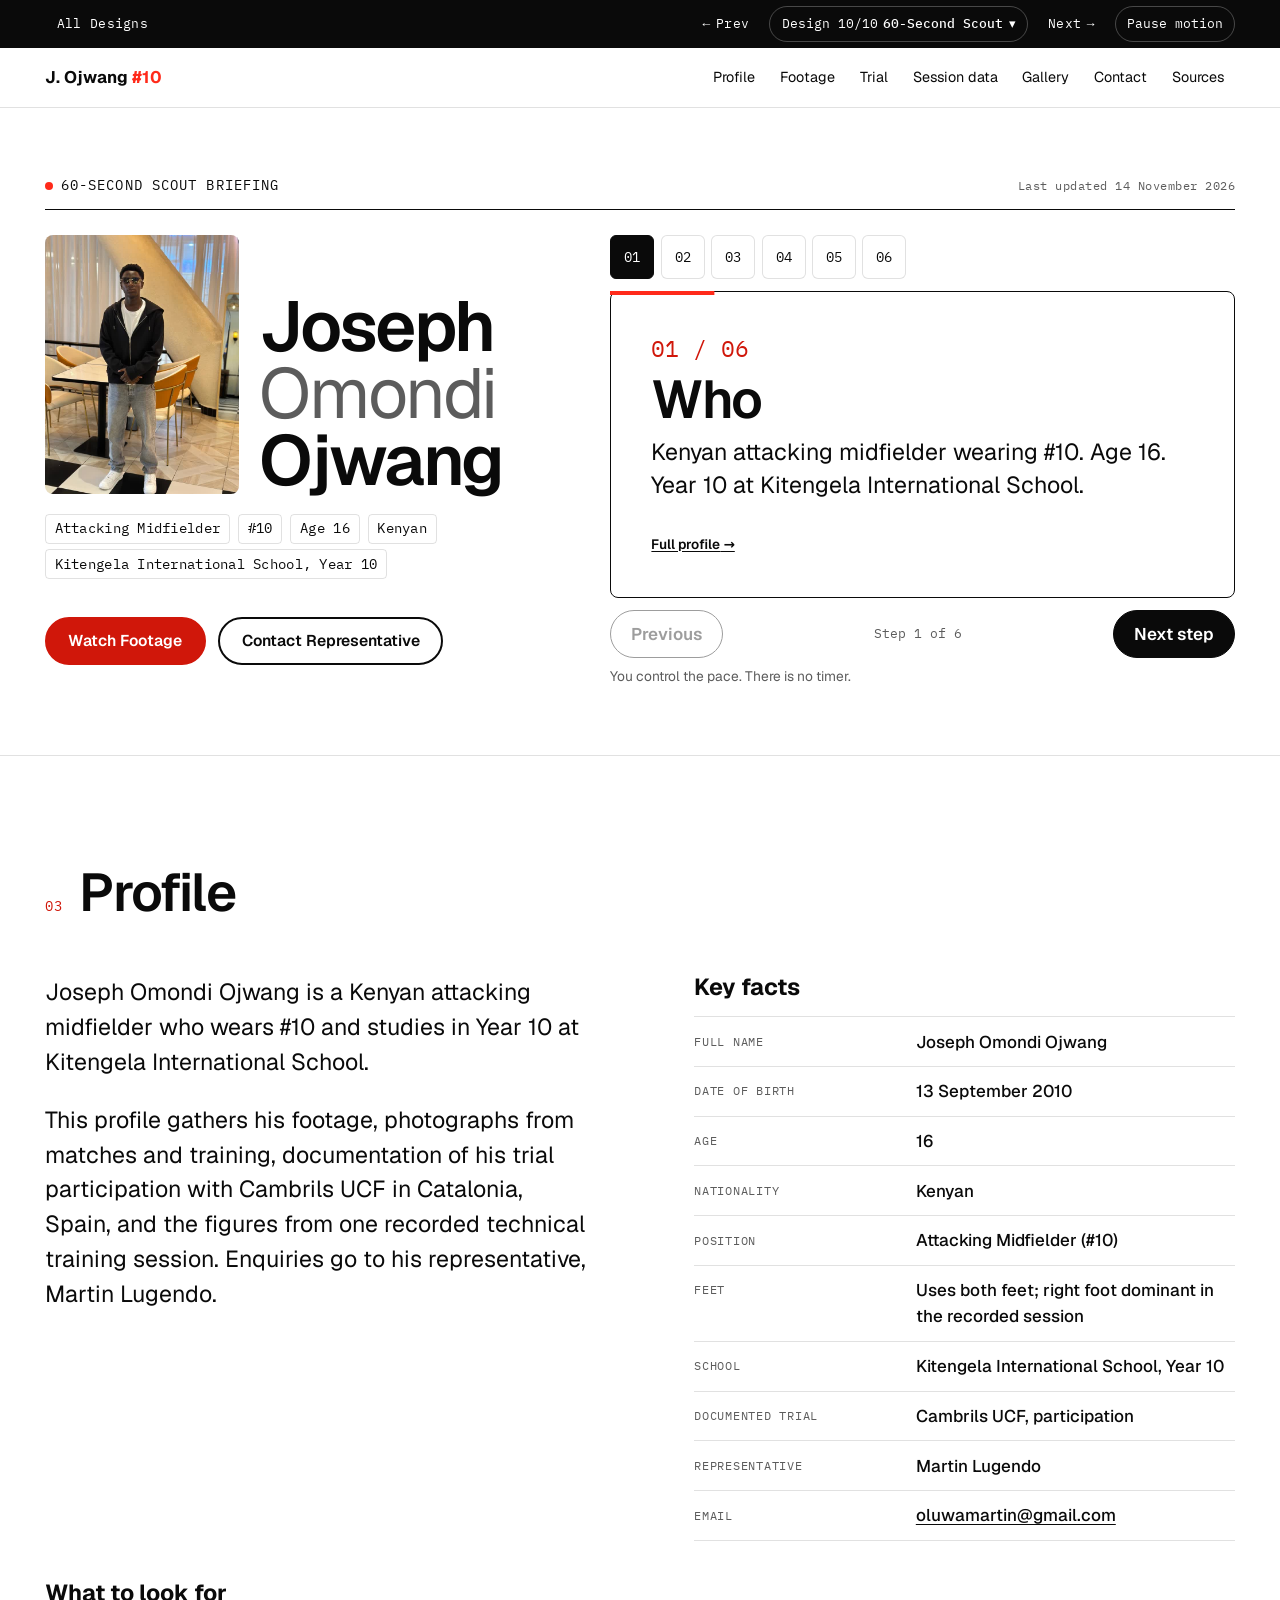
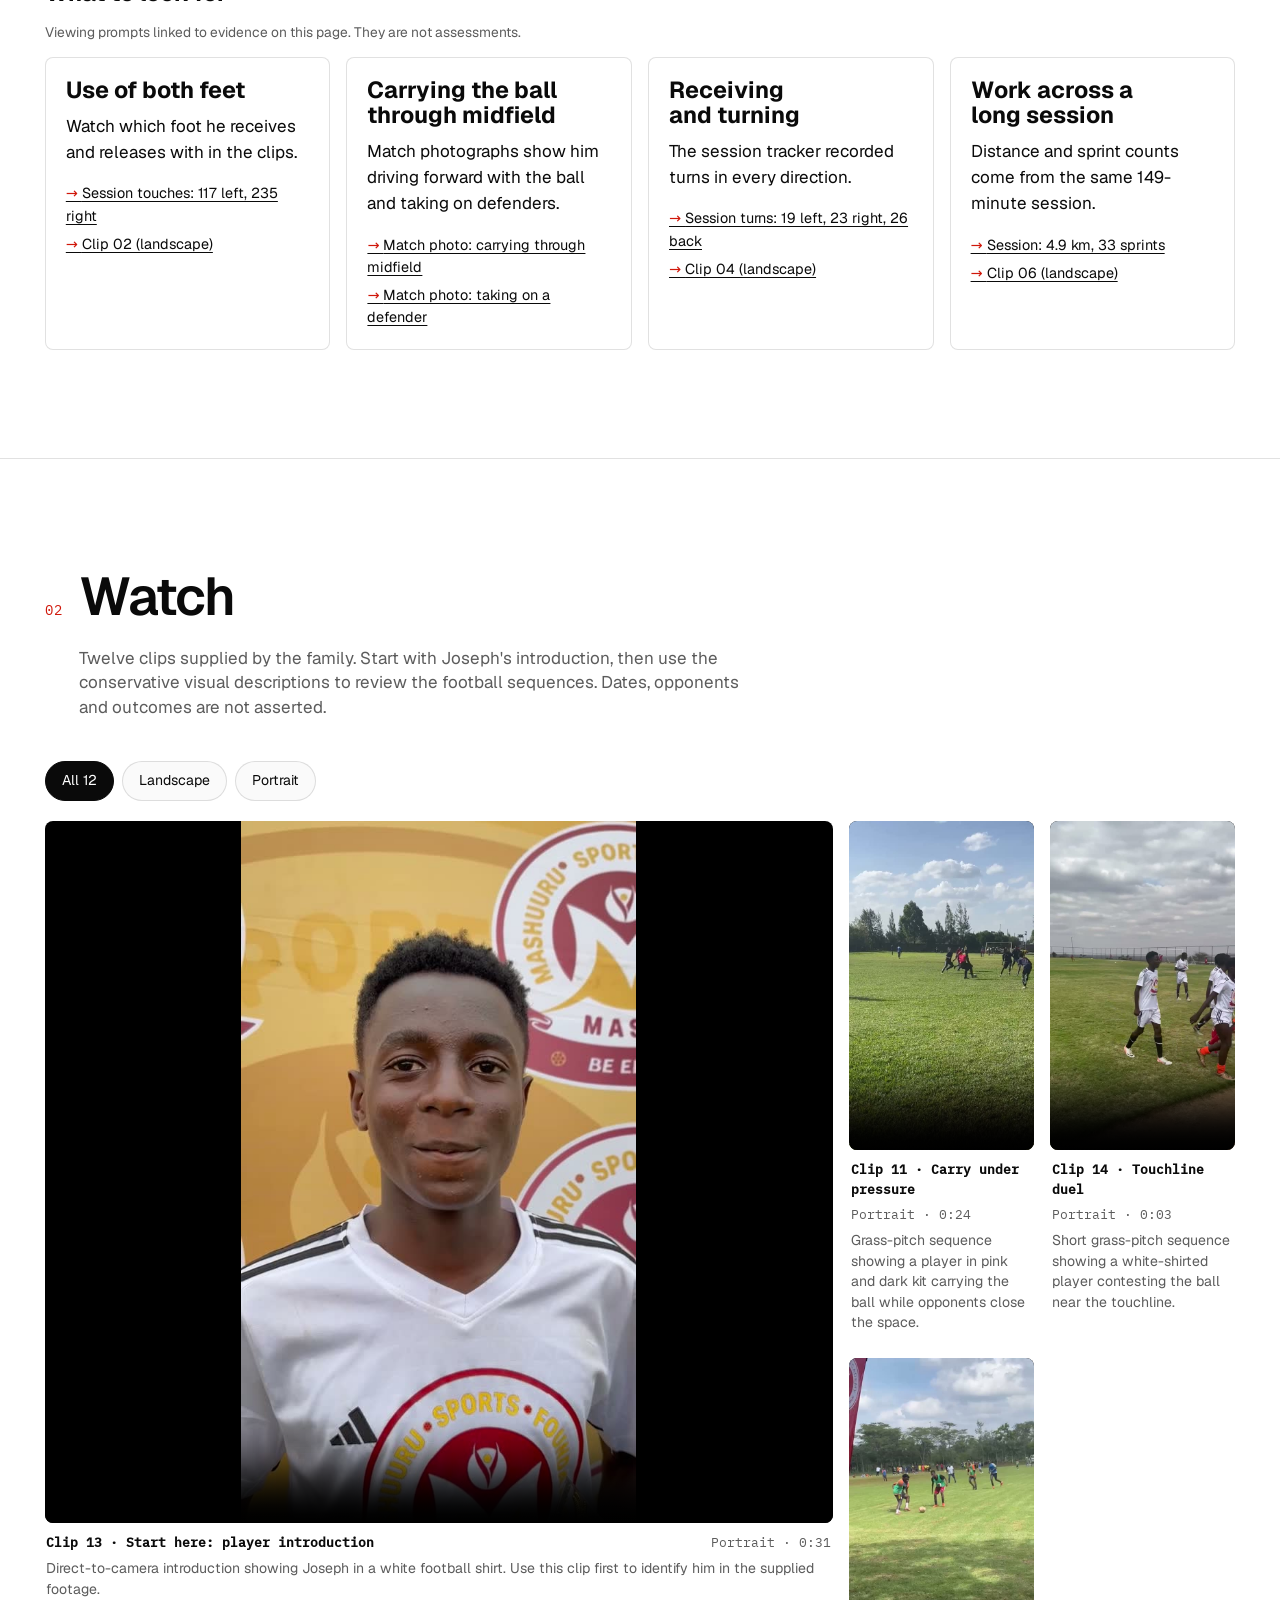
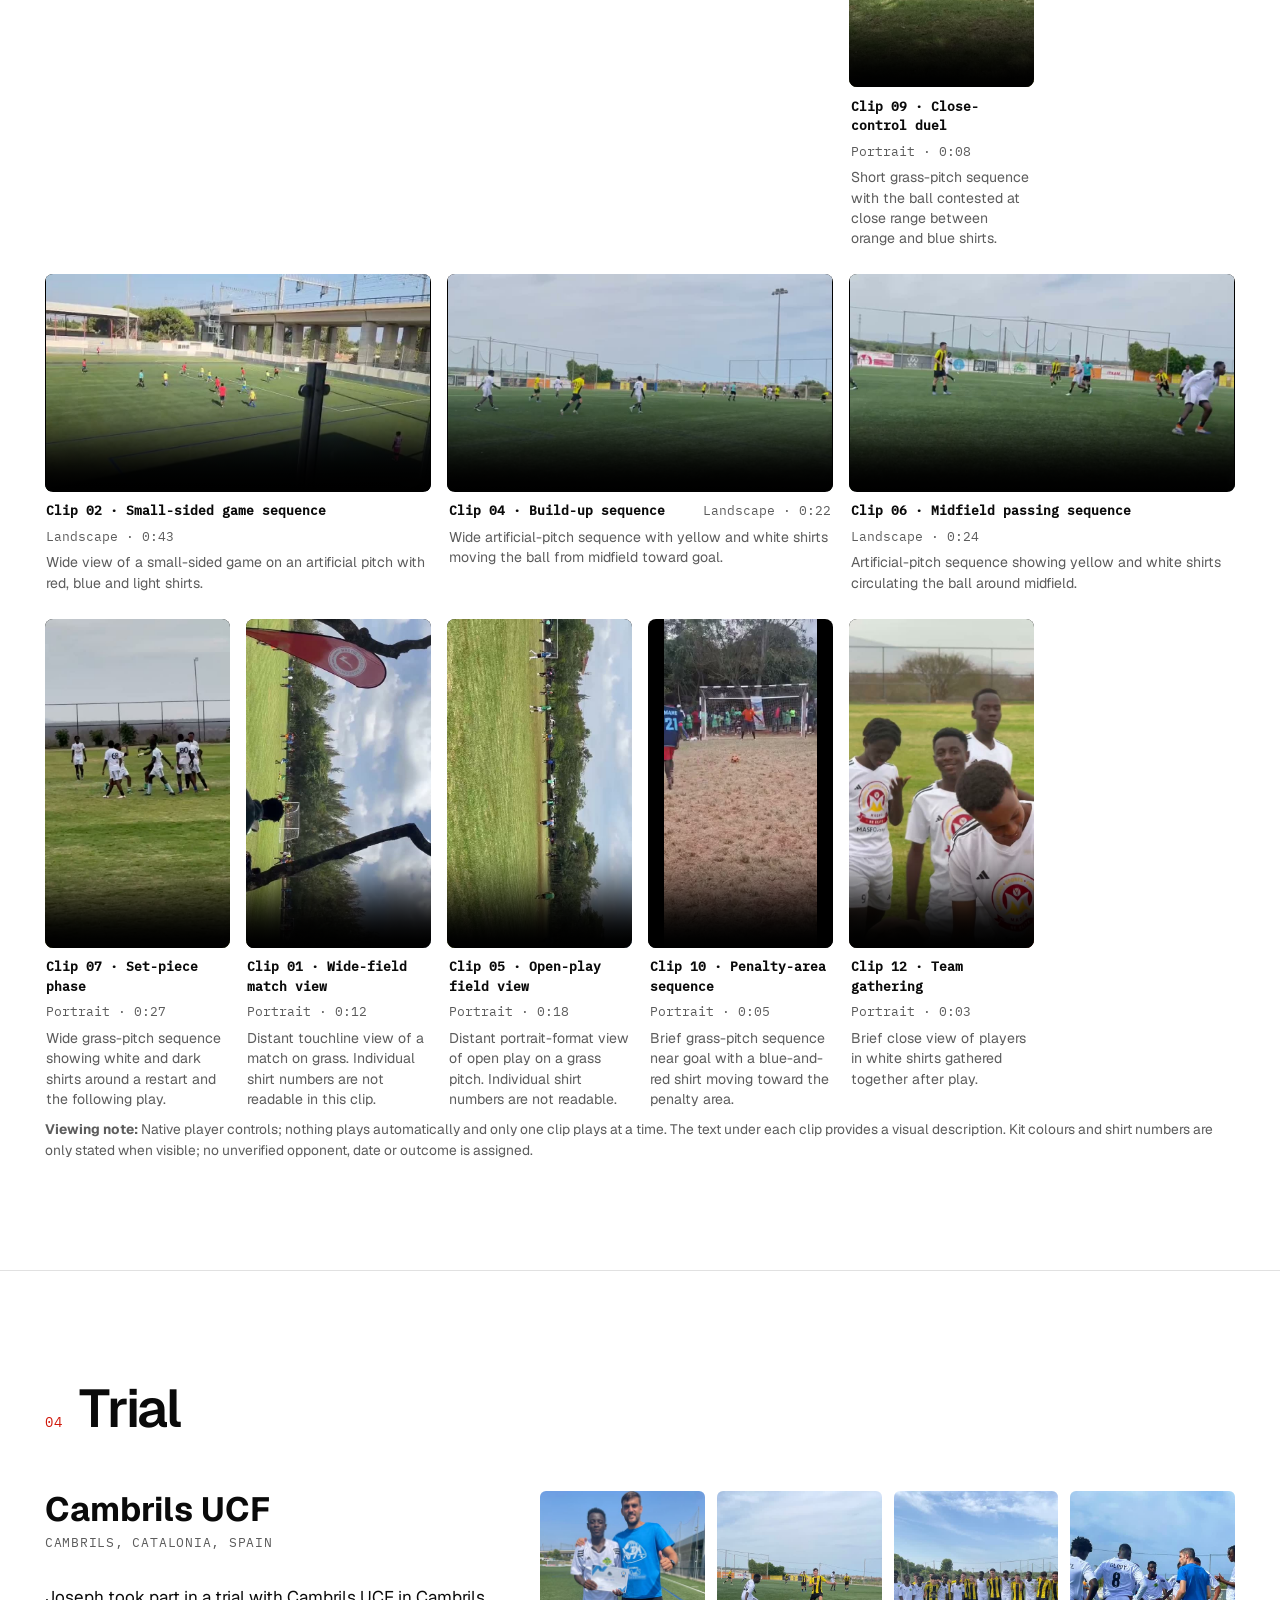
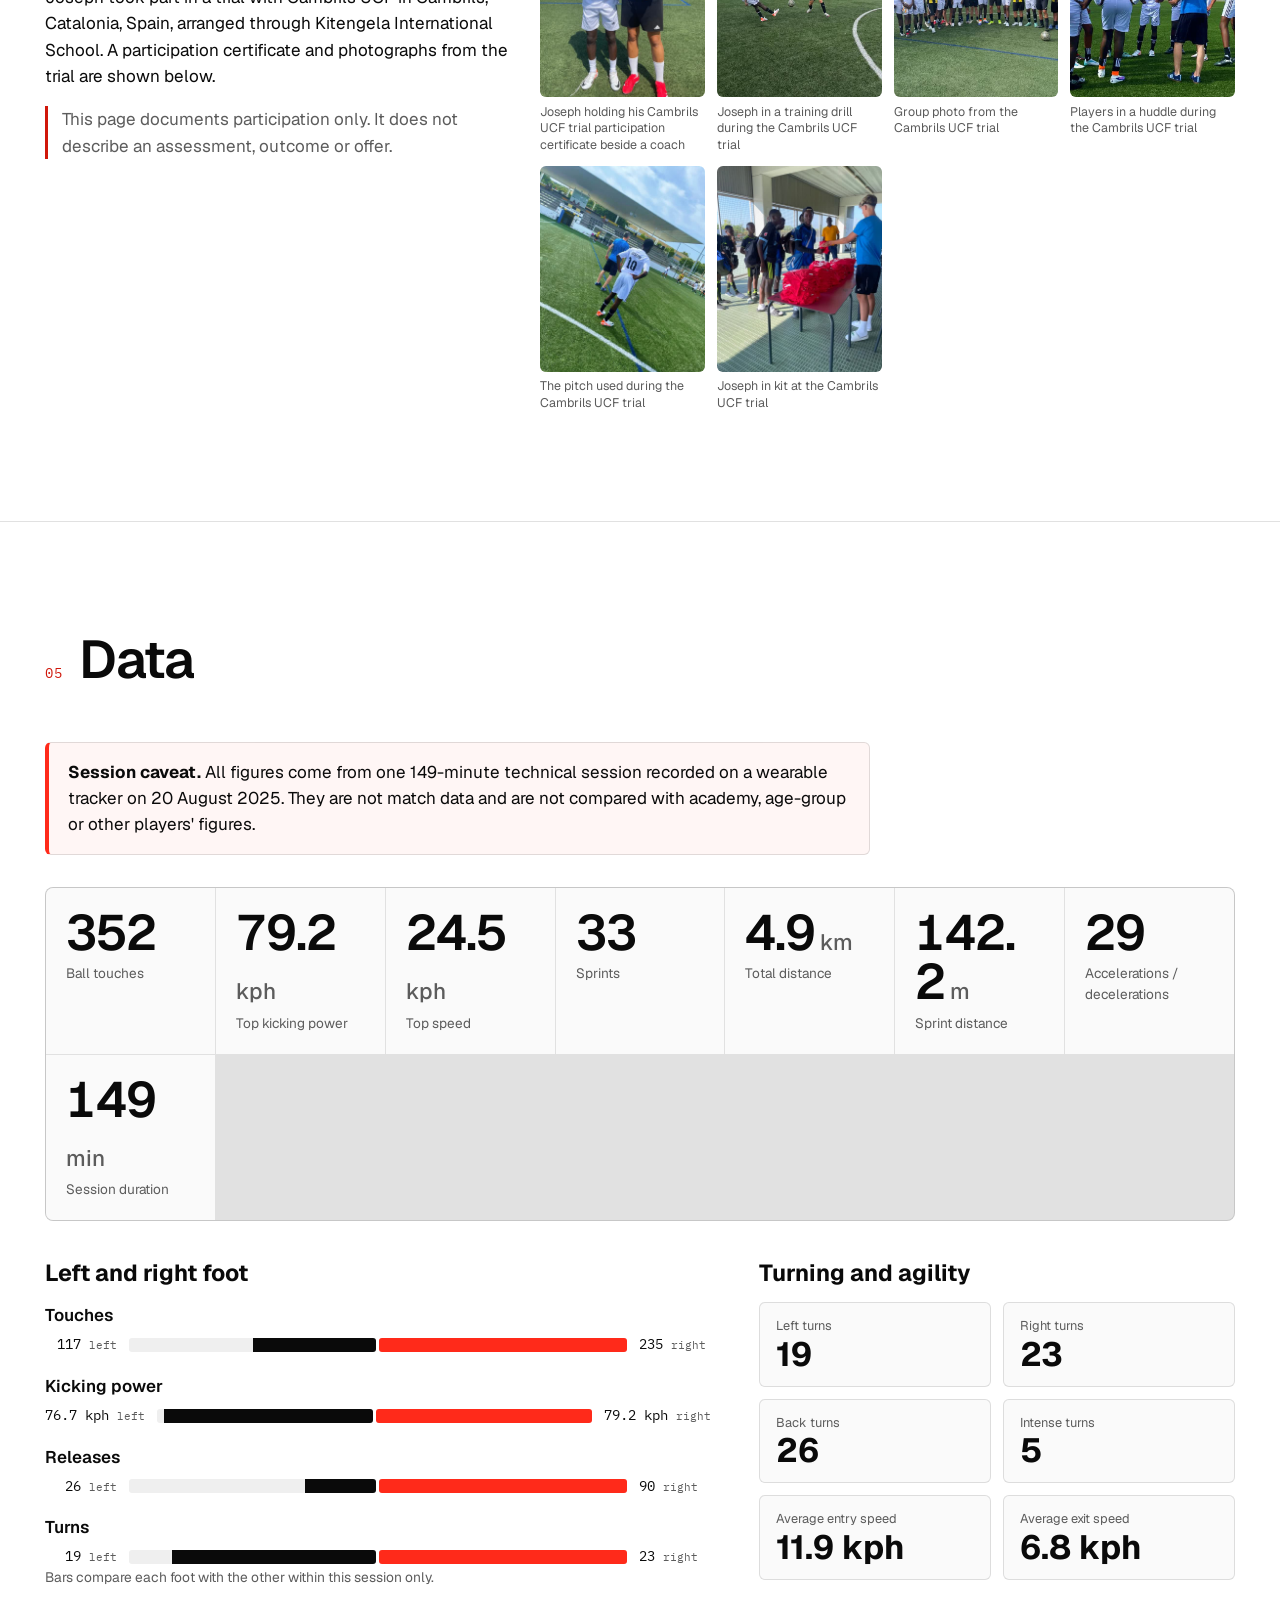
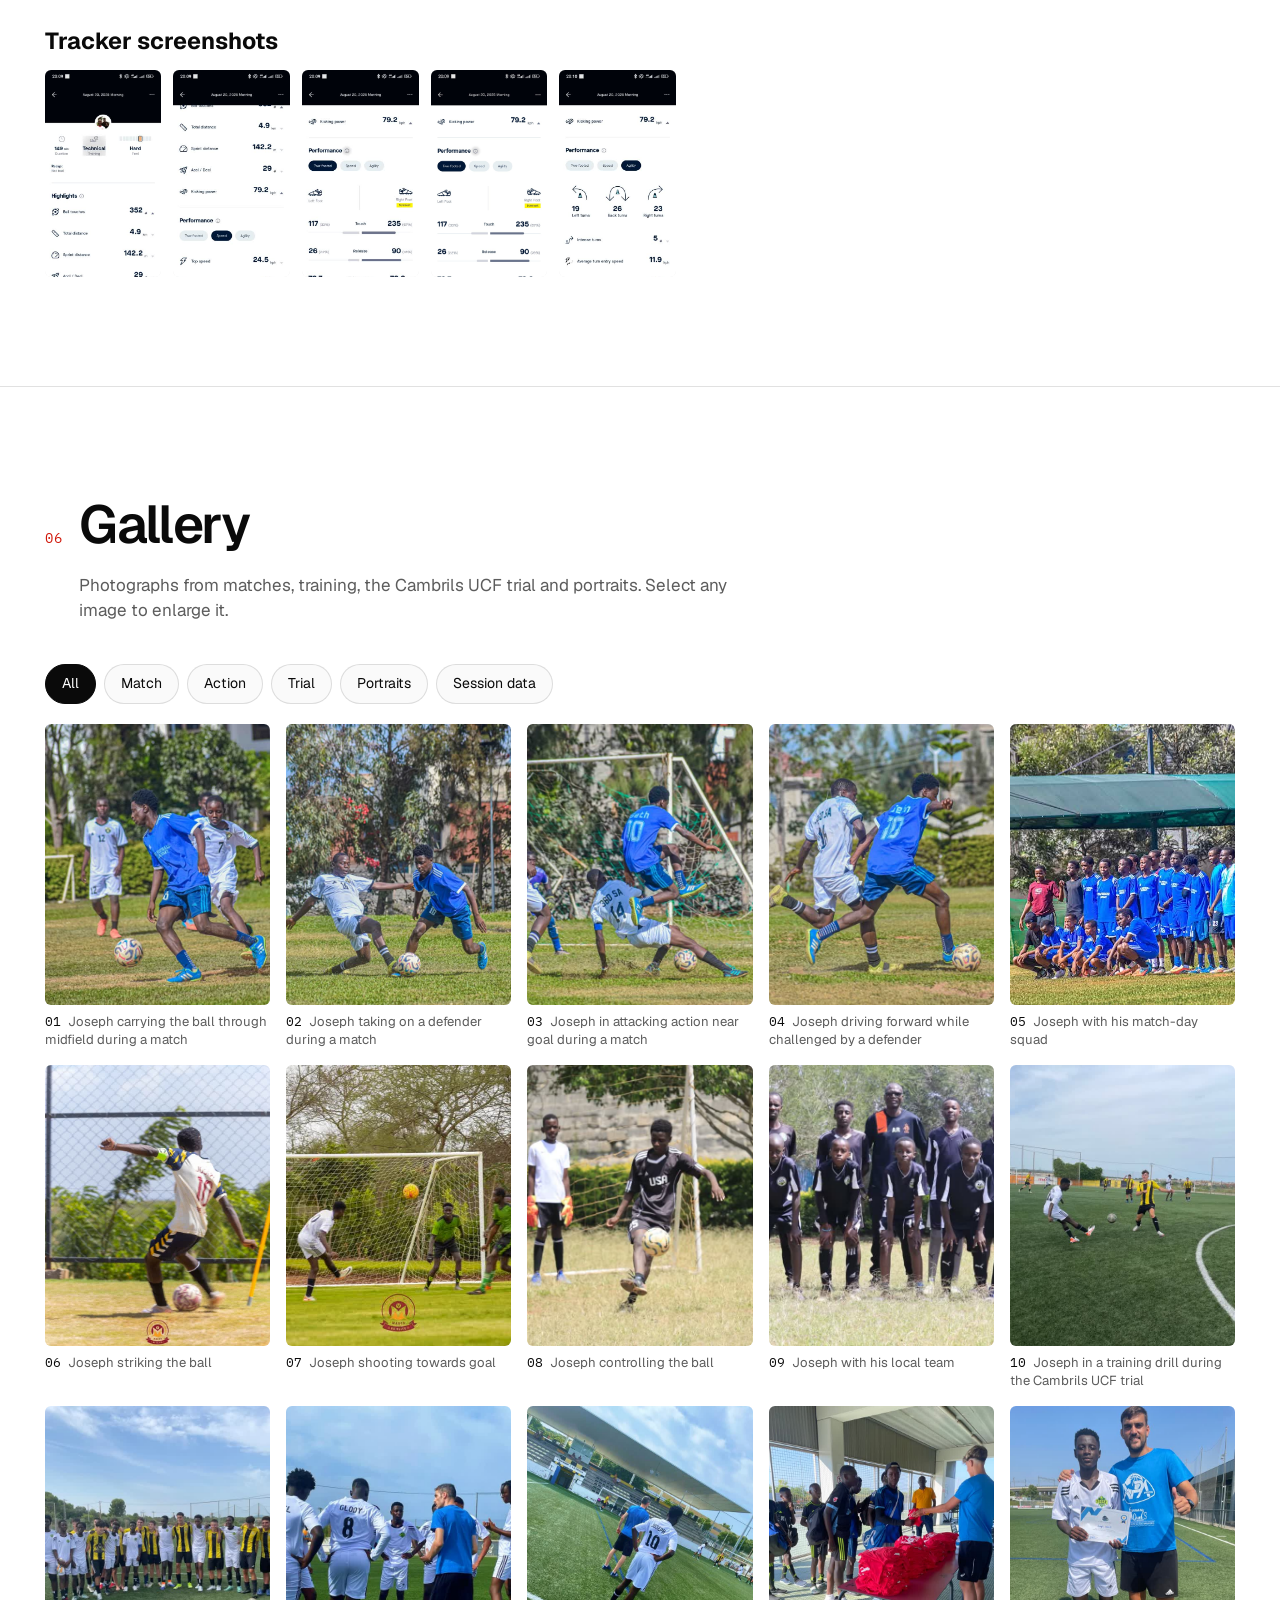
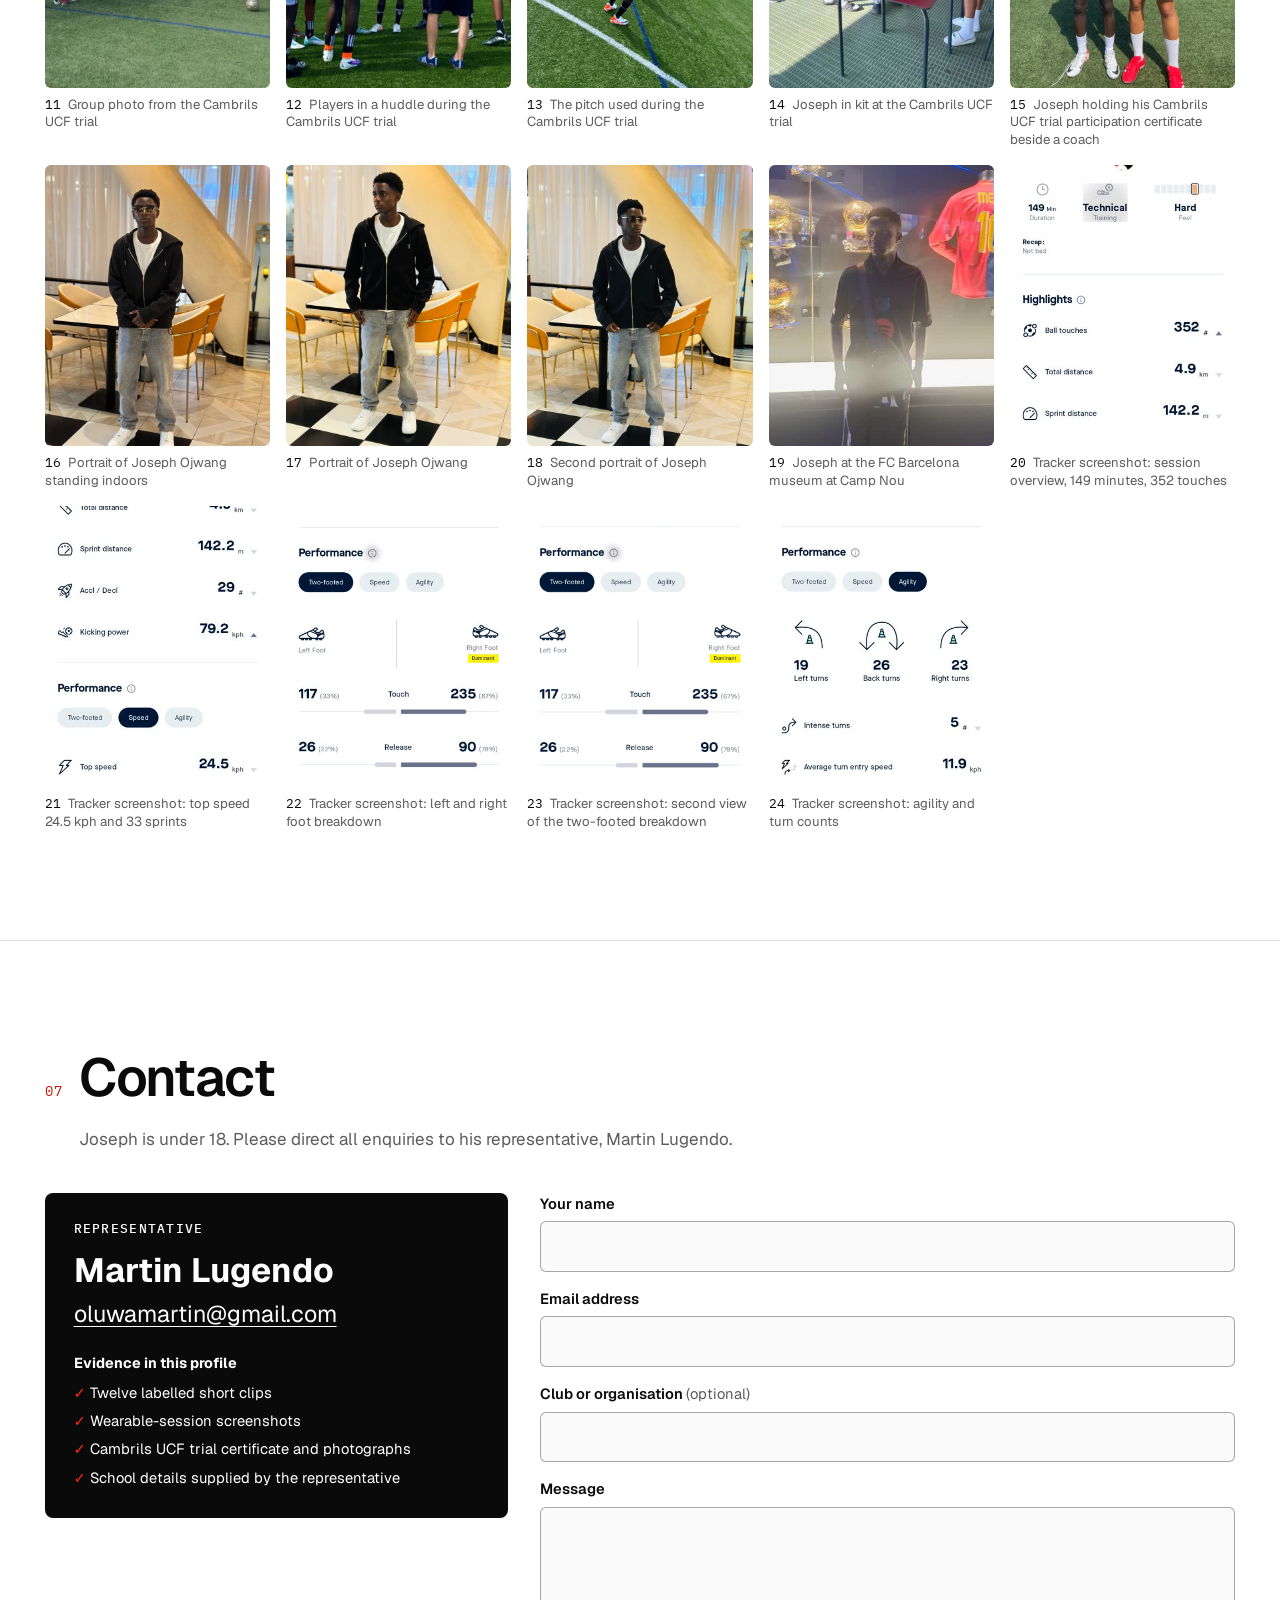
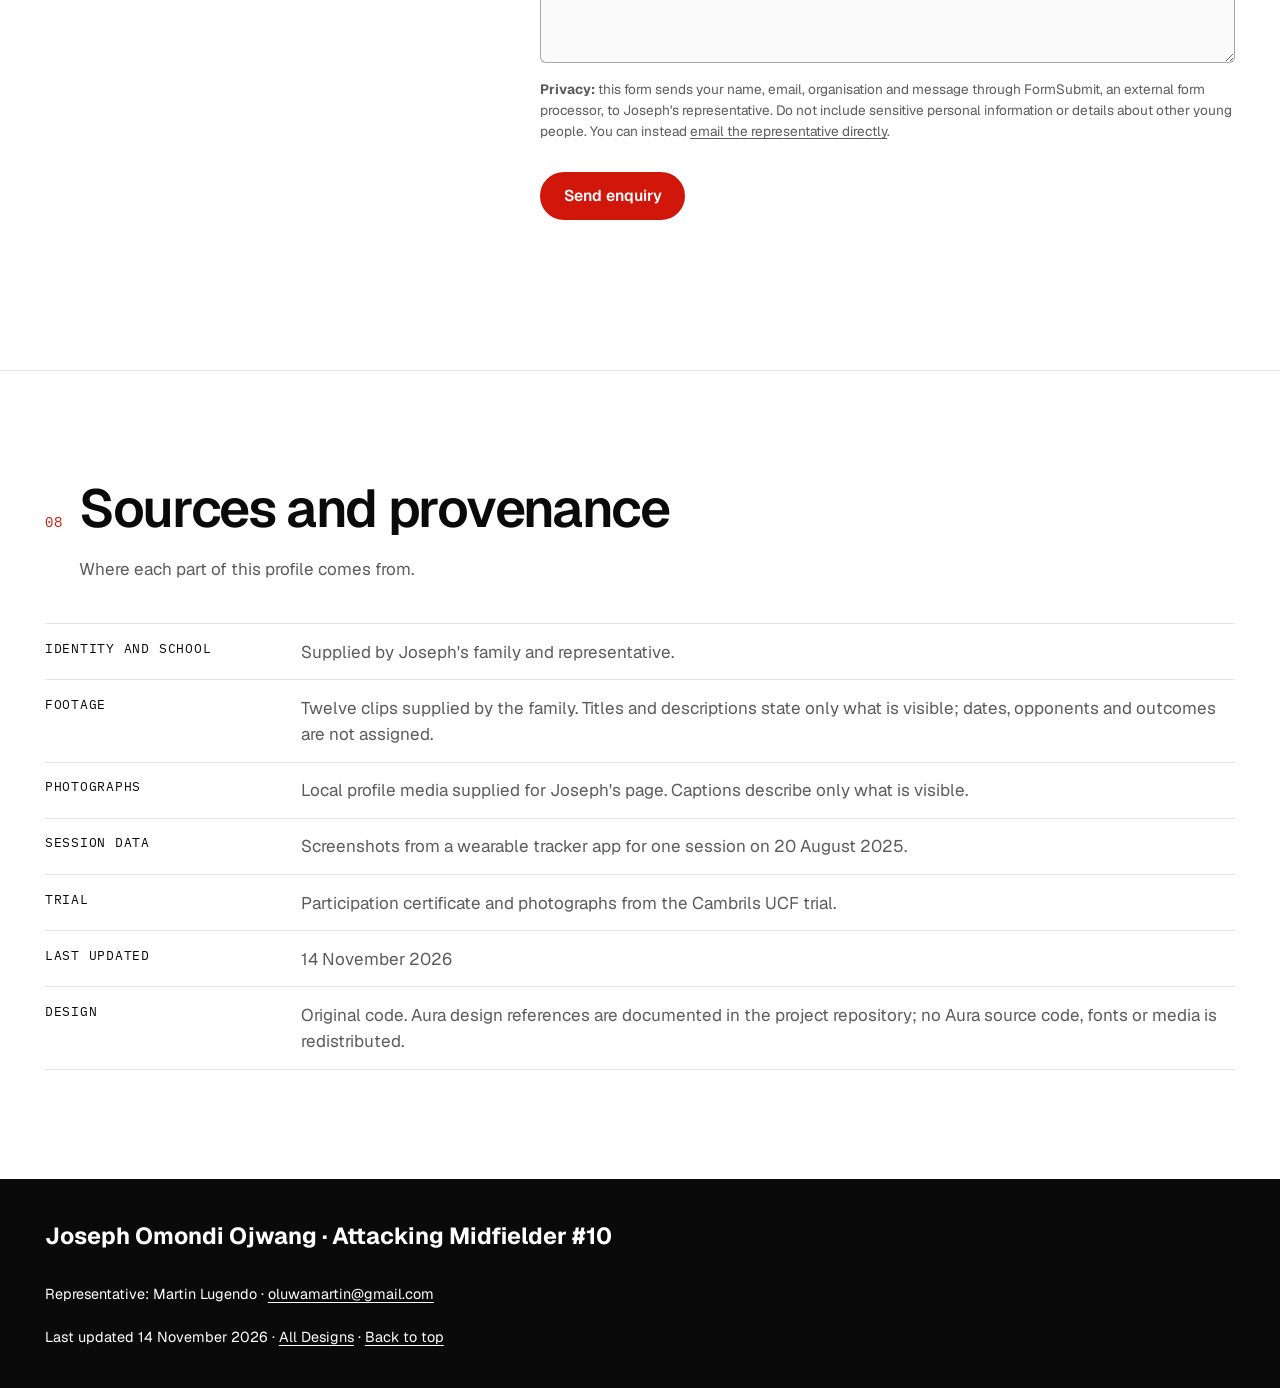
<file: 10/index.html>
<!doctype html>
<html lang="en" class="no-js">
<head>
<meta charset="utf-8">
<meta name="viewport" content="width=device-width, initial-scale=1">
<title>Joseph Omondi Ojwang · Attacking Midfielder #10 · Design 10 60-Second Scout</title>
<meta name="description" content="Joseph Omondi Ojwang, Kenyan attacking midfielder (#10), age 16. Footage, documented Cambrils UCF trial participation, session data and representative contact.">
<meta name="theme-color" content="#ffffff">
<meta property="og:title" content="Joseph Omondi Ojwang · Attacking Midfielder #10 · Design 10 60-Second Scout">
<meta property="og:description" content="Joseph Omondi Ojwang, Kenyan attacking midfielder (#10), age 16. Footage, documented Cambrils UCF trial participation, session data and representative contact.">
<link rel="icon" href="/shared/favicon.svg" type="image/svg+xml">
<link rel="preload" href="/shared/fonts/geist-var.woff2" as="font" type="font/woff2" crossorigin>
<link rel="stylesheet" href="/shared/css/tokens.css"><link rel="stylesheet" href="/shared/css/base.css"><link rel="stylesheet" href="/shared/css/components.css"><link rel="stylesheet" href="/shared/css/motion.css"><link rel="stylesheet" href="/variations/10/variant.css">
<script>document.documentElement.classList.replace('no-js','js')</script>
<script src="/shared/js/app.js" defer></script>
<script src="/variations/10/variant.js" defer></script>
</head>
<body class="profile v10" data-variant="10">
<a class="skip-link" href="#main">Skip to main content</a>
<div class="progress" aria-hidden="true"><span></span></div>
<nav class="design-bar" aria-label="Design variations"><a class="db-all" href="/">All Designs</a><a class="db-step" rel="prev" href="/9/" aria-label="Previous design: Frame by Frame"><span aria-hidden="true">←</span> <span class="db-step-t">Prev</span></a><div class="switcher"><button type="button" class="switcher-toggle" data-switcher-toggle aria-expanded="false" aria-controls="switcher-panel"><span class="sw-cur">Design 10/10</span> <span class="sw-curname">60-Second Scout</span> <span class="sw-short" aria-hidden="true">10/10</span> <span class="sw-caret" aria-hidden="true">▾</span></button><div class="switcher-panel" id="switcher-panel" hidden><p class="sw-head">Switch design · keeps your place</p><ul><li><a data-variant-link href="/1/"><span class="sw-n">01</span> <span class="sw-t">Scout Desk</span> <small>Recruitment dossier with a sticky index</small></a></li><li><a data-variant-link href="/2/"><span class="sw-n">02</span> <span class="sw-t">Floodlights</span> <small>Night broadcast with a footage queue</small></a></li><li><a data-variant-link href="/3/"><span class="sw-n">03</span> <span class="sw-t">Match Programme</span> <small>Editorial matchday programme spreads</small></a></li><li><a data-variant-link href="/4/"><span class="sw-n">04</span> <span class="sw-t">Half-Space</span> <small>Tactical board linking traits to evidence</small></a></li><li><a data-variant-link href="/5/"><span class="sw-n">05</span> <span class="sw-t">Proof of Play</span> <small>Documentary archive and evidence timeline</small></a></li><li><a data-variant-link href="/6/"><span class="sw-n">06</span> <span class="sw-t">Bilateral</span> <small>Left and right, measured side by side</small></a></li><li><a data-variant-link href="/7/"><span class="sw-n">07</span> <span class="sw-t">The Number Ten</span> <small>Cinematic chapters around the #10</small></a></li><li><a data-variant-link href="/8/"><span class="sw-n">08</span> <span class="sw-t">Kitengela to Cambrils</span> <small>A geographic documentary of the places on record</small></a></li><li><a data-variant-link href="/9/"><span class="sw-n">09</span> <span class="sw-t">Frame by Frame</span> <small>Contact-sheet portfolio with media filters</small></a></li><li><a data-variant-link href="/10/" aria-current="page"><span class="sw-n">10</span> <span class="sw-t">60-Second Scout</span> <small>Six-step executive briefing at your own pace</small></a></li></ul></div></div><a class="db-step" rel="next" href="/1/" aria-label="Next design: Scout Desk"><span class="db-step-t">Next</span> <span aria-hidden="true">→</span></a><button type="button" class="motion-toggle" data-motion-toggle aria-pressed="false"><span class="mt-icon" aria-hidden="true"></span><span class="mt-label">Pause motion</span></button></nav>
<header class="site-header"><a class="brand" href="#overview">J. Ojwang <span>#10</span></a><button type="button" class="menu-toggle" data-menu-toggle aria-expanded="false" aria-controls="site-nav">Menu</button><nav class="site-nav" id="site-nav" aria-label="Sections"><ul><li><a href="#profile">Profile</a></li><li><a href="#footage">Footage</a></li><li><a href="#trial">Trial</a></li><li><a href="#data">Session data</a></li><li><a href="#gallery">Gallery</a></li><li><a href="#contact">Contact</a></li><li><a href="#provenance">Sources</a></li></ul></nav></header>
<main id="main" tabindex="-1">
<section id="overview" class="hero hero--brief" aria-labelledby="hero-title"><div class="brief-top"><p class="kicker">60-second scout briefing</p><p class="stamp"><time datetime="2026-11-14">Last updated 14 November 2026</time></p></div><div class="brief-grid"><div class="brief-id"><figure class="brief-photo"><img class="hero-img" src="/assets/images/web/hero-portrait.jpg" srcset="/assets/images/thumbs/hero-portrait.jpg 676w, /assets/images/web/hero-portrait.jpg 1200w" sizes="(max-width: 920px) 90vw, 40vw" width="1200" height="1600" alt="Portrait of Joseph Ojwang standing indoors" loading="eager" fetchpriority="high" decoding="async"></figure><h1 id="hero-title"><span class="n-first">Joseph</span> <span class="n-middle">Omondi</span> <span class="n-last">Ojwang</span></h1><p class="idline"><span>Attacking Midfielder</span> <span>#10</span> <span>Age 16</span> <span>Kenyan</span> <span>Kitengela International School, Year 10</span></p><div class="cta-row"><a class="btn btn--primary" href="#footage">Watch Footage</a><a class="btn btn--ghost" href="#contact">Contact Representative</a></div></div><div class="brief-steps" data-stepper><div class="step-nav" data-step-nav hidden><button type="button" class="step-btn" data-step-prev>Previous</button><p class="step-count" data-step-count aria-live="polite">Step 1 of 6</p><button type="button" class="step-btn" data-step-next>Next step</button></div><ol class="steps"><li class="step" id="step-1" data-step><p class="step-no">01 / 06</p><h2>Who</h2><p>Kenyan attacking midfielder wearing #10. Age 16. Year 10 at Kitengela International School.</p><p><a class="step-link" href="#profile">Full profile</a></p></li><li class="step" id="step-2" data-step><p class="step-no">02 / 06</p><h2>Watch</h2><p>Start with Clip 13 to identify Joseph, then follow the labelled football sequences. Twelve clips in total; none autoplay.</p><p><a class="step-link" href="#clip-13">Start with Clip 13</a></p></li><li class="step" id="step-3" data-step><p class="step-no">03 / 06</p><h2>Role</h2><p>Attacking Midfielder. Uses both feet; right foot dominant in the recorded session.</p><p><a class="step-link" href="#profile">Viewing prompts</a></p></li><li class="step" id="step-4" data-step><p class="step-no">04 / 06</p><h2>Trial</h2><p>Documented trial participation with Cambrils UCF in Cambrils, Catalonia, Spain.</p><p><a class="step-link" href="#trial">Trial documents</a></p></li><li class="step" id="step-5" data-step><p class="step-no">05 / 06</p><h2>Data</h2><p>One 149-minute technical session: 352 touches, 4.9 km, top speed 24.5 kph. Not match data.</p><p><a class="step-link" href="#data">Session data and caveat</a></p></li><li class="step" id="step-6" data-step><p class="step-no">06 / 06</p><h2>Contact</h2><p>Martin Lugendo, representative: oluwamartin@gmail.com.</p><p><a class="step-link" href="#contact">Contact form</a></p></li></ol><p class="fine">You control the pace. There is no timer.</p></div></div></section>
<section id="profile" class="sec sec--profile" aria-labelledby="profile-title"><div class="sec-inner"><header class="sec-head" data-reveal><p class="sec-kicker">03</p><h2 id="profile-title">Profile</h2></header><div class="profile-grid"><div class="profile-copy" data-reveal><p>Joseph Omondi Ojwang is a Kenyan attacking midfielder who wears #10 and studies in Year 10 at Kitengela International School.</p><p>This profile gathers his footage, photographs from matches and training, documentation of his trial participation with Cambrils UCF in Catalonia, Spain, and the figures from one recorded technical training session. Enquiries go to his representative, Martin Lugendo.</p></div><div class="profile-facts" data-reveal><h3>Key facts</h3><dl class="facts" data-canonical="facts"><div class="fact"><dt>Full name</dt><dd>Joseph Omondi Ojwang</dd></div><div class="fact"><dt>Date of birth</dt><dd>13 September 2010</dd></div><div class="fact"><dt>Age</dt><dd>16</dd></div><div class="fact"><dt>Nationality</dt><dd>Kenyan</dd></div><div class="fact"><dt>Position</dt><dd>Attacking Midfielder (#10)</dd></div><div class="fact"><dt>Feet</dt><dd>Uses both feet; right foot dominant in the recorded session</dd></div><div class="fact"><dt>School</dt><dd>Kitengela International School, Year 10</dd></div><div class="fact"><dt>Documented trial</dt><dd>Cambrils UCF, participation</dd></div><div class="fact"><dt>Representative</dt><dd>Martin Lugendo</dd></div><div class="fact"><dt>Email</dt><dd><a href="mailto:oluwamartin@gmail.com">oluwamartin@gmail.com</a></dd></div></dl></div></div><div class="traits-wrap"><h3>What to look for</h3><p class="fine">Viewing prompts linked to evidence on this page. They are not assessments.</p><ol class="traits" data-traits><li class="trait" data-trait="both-feet" data-reveal><h4>Use of both feet</h4><p>Watch which foot he receives and releases with in the clips.</p><ul class="evidence" aria-label="Evidence for use of both feet"><li><a href="#data">Session touches: 117 left, 235 right</a></li><li><a href="#clip-02">Clip 02 (landscape)</a></li></ul></li><li class="trait" data-trait="carrying" data-reveal><h4>Carrying the ball through midfield</h4><p>Match photographs show him driving forward with the ball and taking on defenders.</p><ul class="evidence" aria-label="Evidence for carrying the ball through midfield"><li><a href="#photo-joseph-match-carry">Match photo: carrying through midfield</a></li><li><a href="#photo-joseph-match-dribble-2">Match photo: taking on a defender</a></li></ul></li><li class="trait" data-trait="turning" data-reveal><h4>Receiving and turning</h4><p>The session tracker recorded turns in every direction.</p><ul class="evidence" aria-label="Evidence for receiving and turning"><li><a href="#data">Session turns: 19 left, 23 right, 26 back</a></li><li><a href="#clip-04">Clip 04 (landscape)</a></li></ul></li><li class="trait" data-trait="volume" data-reveal><h4>Work across a long session</h4><p>Distance and sprint counts come from the same 149-minute session.</p><ul class="evidence" aria-label="Evidence for work across a long session"><li><a href="#data">Session: 4.9 km, 33 sprints</a></li><li><a href="#clip-06">Clip 06 (landscape)</a></li></ul></li></ol></div></div></section>
<section id="footage" class="sec sec--footage" aria-labelledby="footage-title"><div class="sec-inner"><header class="sec-head" data-reveal><p class="sec-kicker">02</p><h2 id="footage-title">Watch</h2><p class="lede">Twelve clips supplied by the family. Start with Joseph&#x27;s introduction, then use the conservative visual descriptions to review the football sequences. Dates, opponents and outcomes are not asserted.</p></header><div class="chip-row" data-clip-filters role="group" aria-label="Filter clips by orientation" hidden><button type="button" class="chip" data-clip-filter="all" aria-pressed="true">All 12</button><button type="button" class="chip" data-clip-filter="landscape" aria-pressed="false">Landscape</button><button type="button" class="chip" data-clip-filter="portrait" aria-pressed="false">Portrait</button></div><ol class="clip-list"><li class="clip clip--portrait clip--featured" id="clip-13" data-orientation="portrait" data-reveal><figure class="clip-fig"><div class="clip-frame"><video controls preload="none" playsinline poster="/assets/posters/highlight-13.jpg" width="540" height="960" aria-describedby="clip-13-label"><source src="/assets/videos/highlight-13.mp4" type="video/mp4"><a href="/assets/videos/highlight-13.mp4">Download clip 13</a></video></div><figcaption class="clip-cap" id="clip-13-label" data-clip-label><span class="clip-no">Clip 13 · Start here: player introduction</span> <span class="clip-meta">Portrait · 0:31</span><span class="clip-desc">Direct-to-camera introduction showing Joseph in a white football shirt. Use this clip first to identify him in the supplied footage.</span></figcaption></figure></li><li class="clip clip--portrait" id="clip-11" data-orientation="portrait" data-reveal><figure class="clip-fig"><div class="clip-frame"><video controls preload="none" playsinline poster="/assets/posters/highlight-11.jpg" width="540" height="960" aria-describedby="clip-11-label"><source src="/assets/videos/highlight-11.mp4" type="video/mp4"><a href="/assets/videos/highlight-11.mp4">Download clip 11</a></video></div><figcaption class="clip-cap" id="clip-11-label" data-clip-label><span class="clip-no">Clip 11 · Carry under pressure</span> <span class="clip-meta">Portrait · 0:24</span><span class="clip-desc">Grass-pitch sequence showing a player in pink and dark kit carrying the ball while opponents close the space.</span></figcaption></figure></li><li class="clip clip--portrait" id="clip-14" data-orientation="portrait" data-reveal><figure class="clip-fig"><div class="clip-frame"><video controls preload="none" playsinline poster="/assets/posters/highlight-14.jpg" width="540" height="960" aria-describedby="clip-14-label"><source src="/assets/videos/highlight-14.mp4" type="video/mp4"><a href="/assets/videos/highlight-14.mp4">Download clip 14</a></video></div><figcaption class="clip-cap" id="clip-14-label" data-clip-label><span class="clip-no">Clip 14 · Touchline duel</span> <span class="clip-meta">Portrait · 0:03</span><span class="clip-desc">Short grass-pitch sequence showing a white-shirted player contesting the ball near the touchline.</span></figcaption></figure></li><li class="clip clip--portrait" id="clip-09" data-orientation="portrait" data-reveal><figure class="clip-fig"><div class="clip-frame"><video controls preload="none" playsinline poster="/assets/posters/highlight-09.jpg" width="540" height="960" aria-describedby="clip-09-label"><source src="/assets/videos/highlight-09.mp4" type="video/mp4"><a href="/assets/videos/highlight-09.mp4">Download clip 09</a></video></div><figcaption class="clip-cap" id="clip-09-label" data-clip-label><span class="clip-no">Clip 09 · Close-control duel</span> <span class="clip-meta">Portrait · 0:08</span><span class="clip-desc">Short grass-pitch sequence with the ball contested at close range between orange and blue shirts.</span></figcaption></figure></li><li class="clip clip--landscape" id="clip-02" data-orientation="landscape" data-reveal><figure class="clip-fig"><div class="clip-frame"><video controls preload="none" playsinline poster="/assets/posters/highlight-02.jpg" width="960" height="542" data-default aria-describedby="clip-02-label"><source src="/assets/videos/highlight-02.mp4" type="video/mp4"><a href="/assets/videos/highlight-02.mp4">Download clip 02</a></video></div><figcaption class="clip-cap" id="clip-02-label" data-clip-label><span class="clip-no">Clip 02 · Small-sided game sequence</span> <span class="clip-meta">Landscape · 0:43</span><span class="clip-desc">Wide view of a small-sided game on an artificial pitch with red, blue and light shirts.</span></figcaption></figure></li><li class="clip clip--landscape" id="clip-04" data-orientation="landscape" data-reveal><figure class="clip-fig"><div class="clip-frame"><video controls preload="none" playsinline poster="/assets/posters/highlight-04.jpg" width="960" height="544" aria-describedby="clip-04-label"><source src="/assets/videos/highlight-04.mp4" type="video/mp4"><a href="/assets/videos/highlight-04.mp4">Download clip 04</a></video></div><figcaption class="clip-cap" id="clip-04-label" data-clip-label><span class="clip-no">Clip 04 · Build-up sequence</span> <span class="clip-meta">Landscape · 0:22</span><span class="clip-desc">Wide artificial-pitch sequence with yellow and white shirts moving the ball from midfield toward goal.</span></figcaption></figure></li><li class="clip clip--landscape" id="clip-06" data-orientation="landscape" data-reveal><figure class="clip-fig"><div class="clip-frame"><video controls preload="none" playsinline poster="/assets/posters/highlight-06.jpg" width="960" height="544" aria-describedby="clip-06-label"><source src="/assets/videos/highlight-06.mp4" type="video/mp4"><a href="/assets/videos/highlight-06.mp4">Download clip 06</a></video></div><figcaption class="clip-cap" id="clip-06-label" data-clip-label><span class="clip-no">Clip 06 · Midfield passing sequence</span> <span class="clip-meta">Landscape · 0:24</span><span class="clip-desc">Artificial-pitch sequence showing yellow and white shirts circulating the ball around midfield.</span></figcaption></figure></li><li class="clip clip--portrait" id="clip-07" data-orientation="portrait" data-reveal><figure class="clip-fig"><div class="clip-frame"><video controls preload="none" playsinline poster="/assets/posters/highlight-07.jpg" width="540" height="960" aria-describedby="clip-07-label"><source src="/assets/videos/highlight-07.mp4" type="video/mp4"><a href="/assets/videos/highlight-07.mp4">Download clip 07</a></video></div><figcaption class="clip-cap" id="clip-07-label" data-clip-label><span class="clip-no">Clip 07 · Set-piece phase</span> <span class="clip-meta">Portrait · 0:27</span><span class="clip-desc">Wide grass-pitch sequence showing white and dark shirts around a restart and the following play.</span></figcaption></figure></li><li class="clip clip--portrait" id="clip-01" data-orientation="portrait" data-reveal><figure class="clip-fig"><div class="clip-frame"><video controls preload="none" playsinline poster="/assets/posters/highlight-01.jpg" width="540" height="960" aria-describedby="clip-01-label"><source src="/assets/videos/highlight-01.mp4" type="video/mp4"><a href="/assets/videos/highlight-01.mp4">Download clip 01</a></video></div><figcaption class="clip-cap" id="clip-01-label" data-clip-label><span class="clip-no">Clip 01 · Wide-field match view</span> <span class="clip-meta">Portrait · 0:12</span><span class="clip-desc">Distant touchline view of a match on grass. Individual shirt numbers are not readable in this clip.</span></figcaption></figure></li><li class="clip clip--portrait" id="clip-05" data-orientation="portrait" data-reveal><figure class="clip-fig"><div class="clip-frame"><video controls preload="none" playsinline poster="/assets/posters/highlight-05.jpg" width="540" height="960" aria-describedby="clip-05-label"><source src="/assets/videos/highlight-05.mp4" type="video/mp4"><a href="/assets/videos/highlight-05.mp4">Download clip 05</a></video></div><figcaption class="clip-cap" id="clip-05-label" data-clip-label><span class="clip-no">Clip 05 · Open-play field view</span> <span class="clip-meta">Portrait · 0:18</span><span class="clip-desc">Distant portrait-format view of open play on a grass pitch. Individual shirt numbers are not readable.</span></figcaption></figure></li><li class="clip clip--portrait" id="clip-10" data-orientation="portrait" data-reveal><figure class="clip-fig"><div class="clip-frame"><video controls preload="none" playsinline poster="/assets/posters/highlight-10.jpg" width="444" height="960" aria-describedby="clip-10-label"><source src="/assets/videos/highlight-10.mp4" type="video/mp4"><a href="/assets/videos/highlight-10.mp4">Download clip 10</a></video></div><figcaption class="clip-cap" id="clip-10-label" data-clip-label><span class="clip-no">Clip 10 · Penalty-area sequence</span> <span class="clip-meta">Portrait · 0:05</span><span class="clip-desc">Brief grass-pitch sequence near goal with a blue-and-red shirt moving toward the penalty area.</span></figcaption></figure></li><li class="clip clip--portrait" id="clip-12" data-orientation="portrait" data-reveal><figure class="clip-fig"><div class="clip-frame"><video controls preload="none" playsinline poster="/assets/posters/highlight-12.jpg" width="540" height="960" aria-describedby="clip-12-label"><source src="/assets/videos/highlight-12.mp4" type="video/mp4"><a href="/assets/videos/highlight-12.mp4">Download clip 12</a></video></div><figcaption class="clip-cap" id="clip-12-label" data-clip-label><span class="clip-no">Clip 12 · Team gathering</span> <span class="clip-meta">Portrait · 0:03</span><span class="clip-desc">Brief close view of players in white shirts gathered together after play.</span></figcaption></figure></li></ol><p class="fine"><strong>Viewing note:</strong> Native player controls; nothing plays automatically and only one clip plays at a time. The text under each clip provides a visual description. Kit colours and shirt numbers are only stated when visible; no unverified opponent, date or outcome is assigned.</p></div></section>
<section id="trial" class="sec sec--trial" aria-labelledby="trial-title"><div class="sec-inner"><header class="sec-head" data-reveal><p class="sec-kicker">04</p><h2 id="trial-title">Trial</h2></header><div class="trial-grid"><div class="trial-copy" data-reveal><p class="trial-club">Cambrils UCF <span>Cambrils, Catalonia, Spain</span></p><p>Joseph took part in a trial with Cambrils UCF in Cambrils, Catalonia, Spain, arranged through Kitengela International School. A participation certificate and photographs from the trial are shown below.</p><p class="note">This page documents participation only. It does not describe an assessment, outcome or offer.</p></div><ul class="trial-media"><li class="trial-item" data-reveal><a class="lb-link" href="/assets/images/trial-certificate.jpeg" data-lightbox="trial" data-caption="Joseph holding his Cambrils UCF trial participation certificate beside a coach"><img src="/assets/images/thumbs/trial-certificate.jpg" width="676" height="900" alt="Joseph holding his Cambrils UCF trial participation certificate beside a coach" loading="lazy" decoding="async"><span class="cap">Joseph holding his Cambrils UCF trial participation certificate beside a coach</span></a></li><li class="trial-item" data-reveal><a class="lb-link" href="/assets/images/trial-action-1.jpeg" data-lightbox="trial" data-caption="Joseph in a training drill during the Cambrils UCF trial"><img src="/assets/images/thumbs/trial-action-1.jpg" width="900" height="676" alt="Joseph in a training drill during the Cambrils UCF trial" loading="lazy" decoding="async"><span class="cap">Joseph in a training drill during the Cambrils UCF trial</span></a></li><li class="trial-item" data-reveal><a class="lb-link" href="/assets/images/trial-team.jpeg" data-lightbox="trial" data-caption="Group photo from the Cambrils UCF trial"><img src="/assets/images/thumbs/trial-team.jpg" width="900" height="676" alt="Group photo from the Cambrils UCF trial" loading="lazy" decoding="async"><span class="cap">Group photo from the Cambrils UCF trial</span></a></li><li class="trial-item" data-reveal><a class="lb-link" href="/assets/images/trial-huddle.jpeg" data-lightbox="trial" data-caption="Players in a huddle during the Cambrils UCF trial"><img src="/assets/images/thumbs/trial-huddle.jpg" width="900" height="676" alt="Players in a huddle during the Cambrils UCF trial" loading="lazy" decoding="async"><span class="cap">Players in a huddle during the Cambrils UCF trial</span></a></li><li class="trial-item" data-reveal><a class="lb-link" href="/assets/images/trial-pitch.jpeg" data-lightbox="trial" data-caption="The pitch used during the Cambrils UCF trial"><img src="/assets/images/thumbs/trial-pitch.jpg" width="676" height="900" alt="The pitch used during the Cambrils UCF trial" loading="lazy" decoding="async"><span class="cap">The pitch used during the Cambrils UCF trial</span></a></li><li class="trial-item" data-reveal><a class="lb-link" href="/assets/images/trial-gear.jpeg" data-lightbox="trial" data-caption="Joseph in kit at the Cambrils UCF trial"><img src="/assets/images/thumbs/trial-gear.jpg" width="676" height="900" alt="Joseph in kit at the Cambrils UCF trial" loading="lazy" decoding="async"><span class="cap">Joseph in kit at the Cambrils UCF trial</span></a></li></ul></div></div></section>
<section id="data" class="sec sec--data" aria-labelledby="data-title"><div class="sec-inner"><header class="sec-head" data-reveal><p class="sec-kicker">05</p><h2 id="data-title">Data</h2></header><p class="caveat" role="note"><strong>Session caveat.</strong> All figures come from one 149-minute technical session recorded on a wearable tracker on 20 August 2025. They are not match data and are not compared with academy, age-group or other players&#x27; figures.</p><ul class="stat-grid"><li class="stat" data-reveal><span class="stat-value">352</span><span class="stat-label">Ball touches</span></li><li class="stat" data-reveal><span class="stat-value">79.2<span class="unit"> kph</span></span><span class="stat-label">Top kicking power</span></li><li class="stat" data-reveal><span class="stat-value">24.5<span class="unit"> kph</span></span><span class="stat-label">Top speed</span></li><li class="stat" data-reveal><span class="stat-value">33</span><span class="stat-label">Sprints</span></li><li class="stat" data-reveal><span class="stat-value">4.9<span class="unit"> km</span></span><span class="stat-label">Total distance</span></li><li class="stat" data-reveal><span class="stat-value">142.2<span class="unit"> m</span></span><span class="stat-label">Sprint distance</span></li><li class="stat" data-reveal><span class="stat-value">29</span><span class="stat-label">Accelerations / decelerations</span></li><li class="stat" data-reveal><span class="stat-value">149<span class="unit"> min</span></span><span class="stat-label">Session duration</span></li></ul><div class="data-split"><div class="pairs-wrap"><h3>Left and right foot</h3><ul class="pairs" data-pairs><li class="pair" data-reveal><span class="pair-label">Touches</span><span class="pair-val pair-val--l">117 <small>left</small></span><span class="pair-bars" aria-hidden="true"><span class="bar bar--l" style="--w: 49.8%"><span class="bar-fill"></span></span><span class="bar bar--r" style="--w: 100.0%"><span class="bar-fill"></span></span></span><span class="pair-val pair-val--r">235 <small>right</small></span></li><li class="pair" data-reveal><span class="pair-label">Kicking power</span><span class="pair-val pair-val--l">76.7 kph <small>left</small></span><span class="pair-bars" aria-hidden="true"><span class="bar bar--l" style="--w: 96.8%"><span class="bar-fill"></span></span><span class="bar bar--r" style="--w: 100.0%"><span class="bar-fill"></span></span></span><span class="pair-val pair-val--r">79.2 kph <small>right</small></span></li><li class="pair" data-reveal><span class="pair-label">Releases</span><span class="pair-val pair-val--l">26 <small>left</small></span><span class="pair-bars" aria-hidden="true"><span class="bar bar--l" style="--w: 28.9%"><span class="bar-fill"></span></span><span class="bar bar--r" style="--w: 100.0%"><span class="bar-fill"></span></span></span><span class="pair-val pair-val--r">90 <small>right</small></span></li><li class="pair" data-reveal><span class="pair-label">Turns</span><span class="pair-val pair-val--l">19 <small>left</small></span><span class="pair-bars" aria-hidden="true"><span class="bar bar--l" style="--w: 82.6%"><span class="bar-fill"></span></span><span class="bar bar--r" style="--w: 100.0%"><span class="bar-fill"></span></span></span><span class="pair-val pair-val--r">23 <small>right</small></span></li></ul><p class="fine">Bars compare each foot with the other within this session only.</p></div><div class="turns-wrap"><h3>Turning and agility</h3><dl class="turns"><div class="turn"><dt>Left turns</dt><dd>19</dd></div><div class="turn"><dt>Right turns</dt><dd>23</dd></div><div class="turn"><dt>Back turns</dt><dd>26</dd></div><div class="turn"><dt>Intense turns</dt><dd>5</dd></div><div class="turn"><dt>Average entry speed</dt><dd>11.9 kph</dd></div><div class="turn"><dt>Average exit speed</dt><dd>6.8 kph</dd></div></dl></div></div><h3>Tracker screenshots</h3><ul class="screens"><li data-reveal><a class="lb-link" href="/assets/images/stats-overview.jpeg" data-lightbox="data" data-caption="Tracker screenshot: session overview, 149 minutes, 352 touches"><img src="/assets/images/thumbs/stats-overview.jpg" width="406" height="900" alt="Tracker screenshot: session overview, 149 minutes, 352 touches" loading="lazy" decoding="async"></a></li><li data-reveal><a class="lb-link" href="/assets/images/stats-speed.jpeg" data-lightbox="data" data-caption="Tracker screenshot: top speed 24.5 kph and 33 sprints"><img src="/assets/images/thumbs/stats-speed.jpg" width="406" height="900" alt="Tracker screenshot: top speed 24.5 kph and 33 sprints" loading="lazy" decoding="async"></a></li><li data-reveal><a class="lb-link" href="/assets/images/stats-twofooted.jpeg" data-lightbox="data" data-caption="Tracker screenshot: left and right foot breakdown"><img src="/assets/images/thumbs/stats-twofooted.jpg" width="406" height="900" alt="Tracker screenshot: left and right foot breakdown" loading="lazy" decoding="async"></a></li><li data-reveal><a class="lb-link" href="/assets/images/stats-twofeet.jpeg" data-lightbox="data" data-caption="Tracker screenshot: second view of the two-footed breakdown"><img src="/assets/images/stats-twofeet.jpeg" width="720" height="1600" alt="Tracker screenshot: second view of the two-footed breakdown" loading="lazy" decoding="async"></a></li><li data-reveal><a class="lb-link" href="/assets/images/stats-agility.jpeg" data-lightbox="data" data-caption="Tracker screenshot: agility and turn counts"><img src="/assets/images/thumbs/stats-agility.jpg" width="406" height="900" alt="Tracker screenshot: agility and turn counts" loading="lazy" decoding="async"></a></li></ul></div></section>
<section id="gallery" class="sec sec--gallery" aria-labelledby="gallery-title"><div class="sec-inner"><header class="sec-head" data-reveal><p class="sec-kicker">06</p><h2 id="gallery-title">Gallery</h2><p class="lede">Photographs from matches, training, the Cambrils UCF trial and portraits. Select any image to enlarge it.</p></header><div class="chip-row" data-gallery-filters role="group" aria-label="Filter photographs" hidden><button type="button" class="chip" data-gallery-filter="all" aria-pressed="true">All</button><button type="button" class="chip" data-gallery-filter="match" aria-pressed="false">Match</button><button type="button" class="chip" data-gallery-filter="action" aria-pressed="false">Action</button><button type="button" class="chip" data-gallery-filter="trial" aria-pressed="false">Trial</button><button type="button" class="chip" data-gallery-filter="portrait" aria-pressed="false">Portraits</button><button type="button" class="chip" data-gallery-filter="data" aria-pressed="false">Session data</button></div><p class="fine" data-gallery-count aria-live="polite"></p><ul class="gallery-grid"><li class="g-item g-item--match" id="photo-joseph-match-carry" data-cat="match" data-reveal><a class="g-link" href="/assets/images/joseph-match-carry.jpg" data-lightbox="gallery" data-caption="Joseph carrying the ball through midfield during a match"><img src="/assets/images/thumbs/joseph-match-carry.jpg" width="900" height="676" alt="Joseph carrying the ball through midfield during a match" loading="lazy" decoding="async"><span class="g-cap"><span class="g-no">01</span> Joseph carrying the ball through midfield during a match</span></a></li><li class="g-item g-item--match" id="photo-joseph-match-dribble-2" data-cat="match" data-reveal><a class="g-link" href="/assets/images/joseph-match-dribble-2.jpg" data-lightbox="gallery" data-caption="Joseph taking on a defender during a match"><img src="/assets/images/thumbs/joseph-match-dribble-2.jpg" width="900" height="752" alt="Joseph taking on a defender during a match" loading="lazy" decoding="async"><span class="g-cap"><span class="g-no">02</span> Joseph taking on a defender during a match</span></a></li><li class="g-item g-item--match" id="photo-joseph-match-action" data-cat="match" data-reveal><a class="g-link" href="/assets/images/joseph-match-action.jpg" data-lightbox="gallery" data-caption="Joseph in attacking action near goal during a match"><img src="/assets/images/thumbs/joseph-match-action.jpg" width="900" height="654" alt="Joseph in attacking action near goal during a match" loading="lazy" decoding="async"><span class="g-cap"><span class="g-no">03</span> Joseph in attacking action near goal during a match</span></a></li><li class="g-item g-item--match" id="photo-joseph-match-dribble-1" data-cat="match" data-reveal><a class="g-link" href="/assets/images/joseph-match-dribble-1.jpg" data-lightbox="gallery" data-caption="Joseph driving forward while challenged by a defender"><img src="/assets/images/thumbs/joseph-match-dribble-1.jpg" width="900" height="638" alt="Joseph driving forward while challenged by a defender" loading="lazy" decoding="async"><span class="g-cap"><span class="g-no">04</span> Joseph driving forward while challenged by a defender</span></a></li><li class="g-item g-item--match" id="photo-joseph-team-photo" data-cat="match" data-reveal><a class="g-link" href="/assets/images/joseph-team-photo.jpg" data-lightbox="gallery" data-caption="Joseph with his match-day squad"><img src="/assets/images/thumbs/joseph-team-photo.jpg" width="750" height="500" alt="Joseph with his match-day squad" loading="lazy" decoding="async"><span class="g-cap"><span class="g-no">05</span> Joseph with his match-day squad</span></a></li><li class="g-item g-item--action" id="photo-action-kick" data-cat="action" data-reveal><a class="g-link" href="/assets/images/action-kick.jpeg" data-lightbox="gallery" data-caption="Joseph striking the ball"><img src="/assets/images/thumbs/action-kick.jpg" width="600" height="900" alt="Joseph striking the ball" loading="lazy" decoding="async"><span class="g-cap"><span class="g-no">06</span> Joseph striking the ball</span></a></li><li class="g-item g-item--action" id="photo-action-goal" data-cat="action" data-reveal><a class="g-link" href="/assets/images/action-goal.jpeg" data-lightbox="gallery" data-caption="Joseph shooting towards goal"><img src="/assets/images/thumbs/action-goal.jpg" width="900" height="506" alt="Joseph shooting towards goal" loading="lazy" decoding="async"><span class="g-cap"><span class="g-no">07</span> Joseph shooting towards goal</span></a></li><li class="g-item g-item--action" id="photo-action-control" data-cat="action" data-reveal><a class="g-link" href="/assets/images/action-control.jpeg" data-lightbox="gallery" data-caption="Joseph controlling the ball"><img src="/assets/images/thumbs/action-control.jpg" width="900" height="600" alt="Joseph controlling the ball" loading="lazy" decoding="async"><span class="g-cap"><span class="g-no">08</span> Joseph controlling the ball</span></a></li><li class="g-item g-item--action" id="photo-team-local" data-cat="action" data-reveal><a class="g-link" href="/assets/images/team-local.jpeg" data-lightbox="gallery" data-caption="Joseph with his local team"><img src="/assets/images/thumbs/team-local.jpg" width="900" height="600" alt="Joseph with his local team" loading="lazy" decoding="async"><span class="g-cap"><span class="g-no">09</span> Joseph with his local team</span></a></li><li class="g-item g-item--trial" id="photo-trial-action-1" data-cat="trial" data-reveal><a class="g-link" href="/assets/images/trial-action-1.jpeg" data-lightbox="gallery" data-caption="Joseph in a training drill during the Cambrils UCF trial"><img src="/assets/images/thumbs/trial-action-1.jpg" width="900" height="676" alt="Joseph in a training drill during the Cambrils UCF trial" loading="lazy" decoding="async"><span class="g-cap"><span class="g-no">10</span> Joseph in a training drill during the Cambrils UCF trial</span></a></li><li class="g-item g-item--trial" id="photo-trial-team" data-cat="trial" data-reveal><a class="g-link" href="/assets/images/trial-team.jpeg" data-lightbox="gallery" data-caption="Group photo from the Cambrils UCF trial"><img src="/assets/images/thumbs/trial-team.jpg" width="900" height="676" alt="Group photo from the Cambrils UCF trial" loading="lazy" decoding="async"><span class="g-cap"><span class="g-no">11</span> Group photo from the Cambrils UCF trial</span></a></li><li class="g-item g-item--trial" id="photo-trial-huddle" data-cat="trial" data-reveal><a class="g-link" href="/assets/images/trial-huddle.jpeg" data-lightbox="gallery" data-caption="Players in a huddle during the Cambrils UCF trial"><img src="/assets/images/thumbs/trial-huddle.jpg" width="900" height="676" alt="Players in a huddle during the Cambrils UCF trial" loading="lazy" decoding="async"><span class="g-cap"><span class="g-no">12</span> Players in a huddle during the Cambrils UCF trial</span></a></li><li class="g-item g-item--trial" id="photo-trial-pitch" data-cat="trial" data-reveal><a class="g-link" href="/assets/images/trial-pitch.jpeg" data-lightbox="gallery" data-caption="The pitch used during the Cambrils UCF trial"><img src="/assets/images/thumbs/trial-pitch.jpg" width="676" height="900" alt="The pitch used during the Cambrils UCF trial" loading="lazy" decoding="async"><span class="g-cap"><span class="g-no">13</span> The pitch used during the Cambrils UCF trial</span></a></li><li class="g-item g-item--trial" id="photo-trial-gear" data-cat="trial" data-reveal><a class="g-link" href="/assets/images/trial-gear.jpeg" data-lightbox="gallery" data-caption="Joseph in kit at the Cambrils UCF trial"><img src="/assets/images/thumbs/trial-gear.jpg" width="676" height="900" alt="Joseph in kit at the Cambrils UCF trial" loading="lazy" decoding="async"><span class="g-cap"><span class="g-no">14</span> Joseph in kit at the Cambrils UCF trial</span></a></li><li class="g-item g-item--trial" id="photo-trial-certificate" data-cat="trial" data-reveal><a class="g-link" href="/assets/images/trial-certificate.jpeg" data-lightbox="gallery" data-caption="Joseph holding his Cambrils UCF trial participation certificate beside a coach"><img src="/assets/images/thumbs/trial-certificate.jpg" width="676" height="900" alt="Joseph holding his Cambrils UCF trial participation certificate beside a coach" loading="lazy" decoding="async"><span class="g-cap"><span class="g-no">15</span> Joseph holding his Cambrils UCF trial participation certificate beside a coach</span></a></li><li class="g-item g-item--portrait" id="photo-hero-portrait" data-cat="portrait" data-reveal><a class="g-link" href="/assets/images/web/hero-portrait.jpg" data-lightbox="gallery" data-caption="Portrait of Joseph Ojwang standing indoors"><img src="/assets/images/thumbs/hero-portrait.jpg" width="676" height="900" alt="Portrait of Joseph Ojwang standing indoors" loading="lazy" decoding="async"><span class="g-cap"><span class="g-no">16</span> Portrait of Joseph Ojwang standing indoors</span></a></li><li class="g-item g-item--portrait" id="photo-portrait-1" data-cat="portrait" data-reveal><a class="g-link" href="/assets/images/web/portrait-1.jpg" data-lightbox="gallery" data-caption="Portrait of Joseph Ojwang"><img src="/assets/images/thumbs/portrait-1.jpg" width="676" height="900" alt="Portrait of Joseph Ojwang" loading="lazy" decoding="async"><span class="g-cap"><span class="g-no">17</span> Portrait of Joseph Ojwang</span></a></li><li class="g-item g-item--portrait" id="photo-portrait-2" data-cat="portrait" data-reveal><a class="g-link" href="/assets/images/web/portrait-2.jpg" data-lightbox="gallery" data-caption="Second portrait of Joseph Ojwang"><img src="/assets/images/thumbs/portrait-2.jpg" width="676" height="900" alt="Second portrait of Joseph Ojwang" loading="lazy" decoding="async"><span class="g-cap"><span class="g-no">18</span> Second portrait of Joseph Ojwang</span></a></li><li class="g-item g-item--portrait" id="photo-campnou" data-cat="portrait" data-reveal><a class="g-link" href="/assets/images/campnou.jpeg" data-lightbox="gallery" data-caption="Joseph at the FC Barcelona museum at Camp Nou"><img src="/assets/images/thumbs/campnou.jpg" width="416" height="900" alt="Joseph at the FC Barcelona museum at Camp Nou" loading="lazy" decoding="async"><span class="g-cap"><span class="g-no">19</span> Joseph at the FC Barcelona museum at Camp Nou</span></a></li><li class="g-item g-item--data" id="photo-stats-overview" data-cat="data" data-reveal><a class="g-link" href="/assets/images/stats-overview.jpeg" data-lightbox="gallery" data-caption="Tracker screenshot: session overview, 149 minutes, 352 touches"><img src="/assets/images/thumbs/stats-overview.jpg" width="406" height="900" alt="Tracker screenshot: session overview, 149 minutes, 352 touches" loading="lazy" decoding="async"><span class="g-cap"><span class="g-no">20</span> Tracker screenshot: session overview, 149 minutes, 352 touches</span></a></li><li class="g-item g-item--data" id="photo-stats-speed" data-cat="data" data-reveal><a class="g-link" href="/assets/images/stats-speed.jpeg" data-lightbox="gallery" data-caption="Tracker screenshot: top speed 24.5 kph and 33 sprints"><img src="/assets/images/thumbs/stats-speed.jpg" width="406" height="900" alt="Tracker screenshot: top speed 24.5 kph and 33 sprints" loading="lazy" decoding="async"><span class="g-cap"><span class="g-no">21</span> Tracker screenshot: top speed 24.5 kph and 33 sprints</span></a></li><li class="g-item g-item--data" id="photo-stats-twofooted" data-cat="data" data-reveal><a class="g-link" href="/assets/images/stats-twofooted.jpeg" data-lightbox="gallery" data-caption="Tracker screenshot: left and right foot breakdown"><img src="/assets/images/thumbs/stats-twofooted.jpg" width="406" height="900" alt="Tracker screenshot: left and right foot breakdown" loading="lazy" decoding="async"><span class="g-cap"><span class="g-no">22</span> Tracker screenshot: left and right foot breakdown</span></a></li><li class="g-item g-item--data" id="photo-stats-twofeet" data-cat="data" data-reveal><a class="g-link" href="/assets/images/stats-twofeet.jpeg" data-lightbox="gallery" data-caption="Tracker screenshot: second view of the two-footed breakdown"><img src="/assets/images/stats-twofeet.jpeg" width="720" height="1600" alt="Tracker screenshot: second view of the two-footed breakdown" loading="lazy" decoding="async"><span class="g-cap"><span class="g-no">23</span> Tracker screenshot: second view of the two-footed breakdown</span></a></li><li class="g-item g-item--data" id="photo-stats-agility" data-cat="data" data-reveal><a class="g-link" href="/assets/images/stats-agility.jpeg" data-lightbox="gallery" data-caption="Tracker screenshot: agility and turn counts"><img src="/assets/images/thumbs/stats-agility.jpg" width="406" height="900" alt="Tracker screenshot: agility and turn counts" loading="lazy" decoding="async"><span class="g-cap"><span class="g-no">24</span> Tracker screenshot: agility and turn counts</span></a></li></ul></div></section>
<section id="contact" class="sec sec--contact" aria-labelledby="contact-title"><div class="sec-inner"><header class="sec-head" data-reveal><p class="sec-kicker">07</p><h2 id="contact-title">Contact</h2><p class="lede">Joseph is under 18. Please direct all enquiries to his representative, Martin Lugendo.</p></header><div class="contact-grid"><div class="rep-card" data-reveal><h3>Representative</h3><p class="rep-name">Martin Lugendo</p><p><a class="rep-mail" href="mailto:oluwamartin@gmail.com">oluwamartin@gmail.com</a></p><h4>Evidence in this profile</h4><ul class="ticks"><li>Twelve labelled short clips</li><li>Wearable-session screenshots</li><li>Cambrils UCF trial certificate and photographs</li><li>School details supplied by the representative</li></ul></div><form class="contact-form" action="https://formsubmit.co/oluwamartin@gmail.com" method="POST" data-contact-form aria-describedby="cf-privacy" data-reveal><input type="hidden" name="_subject" value="Enquiry about Joseph Ojwang (design 10)"><input type="hidden" name="_template" value="table"><div class="hp" aria-hidden="true"><label>Leave this field empty <input type="text" name="_honey" tabindex="-1" autocomplete="off"></label></div><div class="field"><label for="cf-name">Your name</label><input id="cf-name" name="name" type="text" autocomplete="name" required></div><div class="field"><label for="cf-email">Email address</label><input id="cf-email" name="email" type="email" autocomplete="email" required></div><div class="field"><label for="cf-org">Club or organisation <span class="opt">(optional)</span></label><input id="cf-org" name="organisation" type="text" autocomplete="organization"></div><div class="field"><label for="cf-message">Message</label><textarea id="cf-message" name="message" rows="5" required></textarea></div><p class="privacy" id="cf-privacy"><strong>Privacy:</strong> this form sends your name, email, organisation and message through FormSubmit, an external form processor, to Joseph's representative. Do not include sensitive personal information or details about other young people. You can instead <a href="mailto:oluwamartin@gmail.com">email the representative directly</a>.</p><button class="btn btn--primary" type="submit">Send enquiry</button><p class="form-status" data-form-status role="status" aria-live="polite"></p></form></div></div></section>
<section id="provenance" class="sec sec--provenance" aria-labelledby="provenance-title"><div class="sec-inner"><header class="sec-head" data-reveal><p class="sec-kicker">08</p><h2 id="provenance-title">Sources and provenance</h2><p class="lede">Where each part of this profile comes from.</p></header><dl class="prov-list" data-reveal><div class="prov"><dt>Identity and school</dt><dd>Supplied by Joseph&#x27;s family and representative.</dd></div><div class="prov"><dt>Footage</dt><dd>Twelve clips supplied by the family. Titles and descriptions state only what is visible; dates, opponents and outcomes are not assigned.</dd></div><div class="prov"><dt>Photographs</dt><dd>Local profile media supplied for Joseph&#x27;s page. Captions describe only what is visible.</dd></div><div class="prov"><dt>Session data</dt><dd>Screenshots from a wearable tracker app for one session on 20 August 2025.</dd></div><div class="prov"><dt>Trial</dt><dd>Participation certificate and photographs from the Cambrils UCF trial.</dd></div><div class="prov"><dt>Last updated</dt><dd>14 November 2026</dd></div><div class="prov"><dt>Design</dt><dd>Original code. Aura design references are documented in the project repository; no Aura source code, fonts or media is redistributed.</dd></div></dl></div></section>
</main>
<footer class="site-footer"><div class="foot-inner"><p class="foot-name">Joseph Omondi Ojwang · Attacking Midfielder #10</p><p>Representative: Martin Lugendo · <a href="mailto:oluwamartin@gmail.com">oluwamartin@gmail.com</a></p><p>Last updated 14 November 2026 · <a href="/">All Designs</a> · <a href="#overview">Back to top</a></p></div></footer>
<dialog class="lightbox" id="lightbox" aria-labelledby="lightbox-title"><div class="lb-inner"><h2 class="sr-only" id="lightbox-title">Image viewer</h2><figure class="lb-figure"><img class="lb-img" src="/assets/images/thumbs/hero-portrait.jpg" width="676" height="900" alt="" loading="lazy" decoding="async"><figcaption class="lb-caption" data-lb-caption></figcaption></figure><div class="lb-controls"><button type="button" class="lb-btn" data-lb-prev>Previous image</button><p class="lb-count" data-lb-count aria-live="polite"></p><button type="button" class="lb-btn" data-lb-next>Next image</button><button type="button" class="lb-btn lb-close" data-lb-close>Close</button></div></div></dialog>
</body>
</html>
</file>
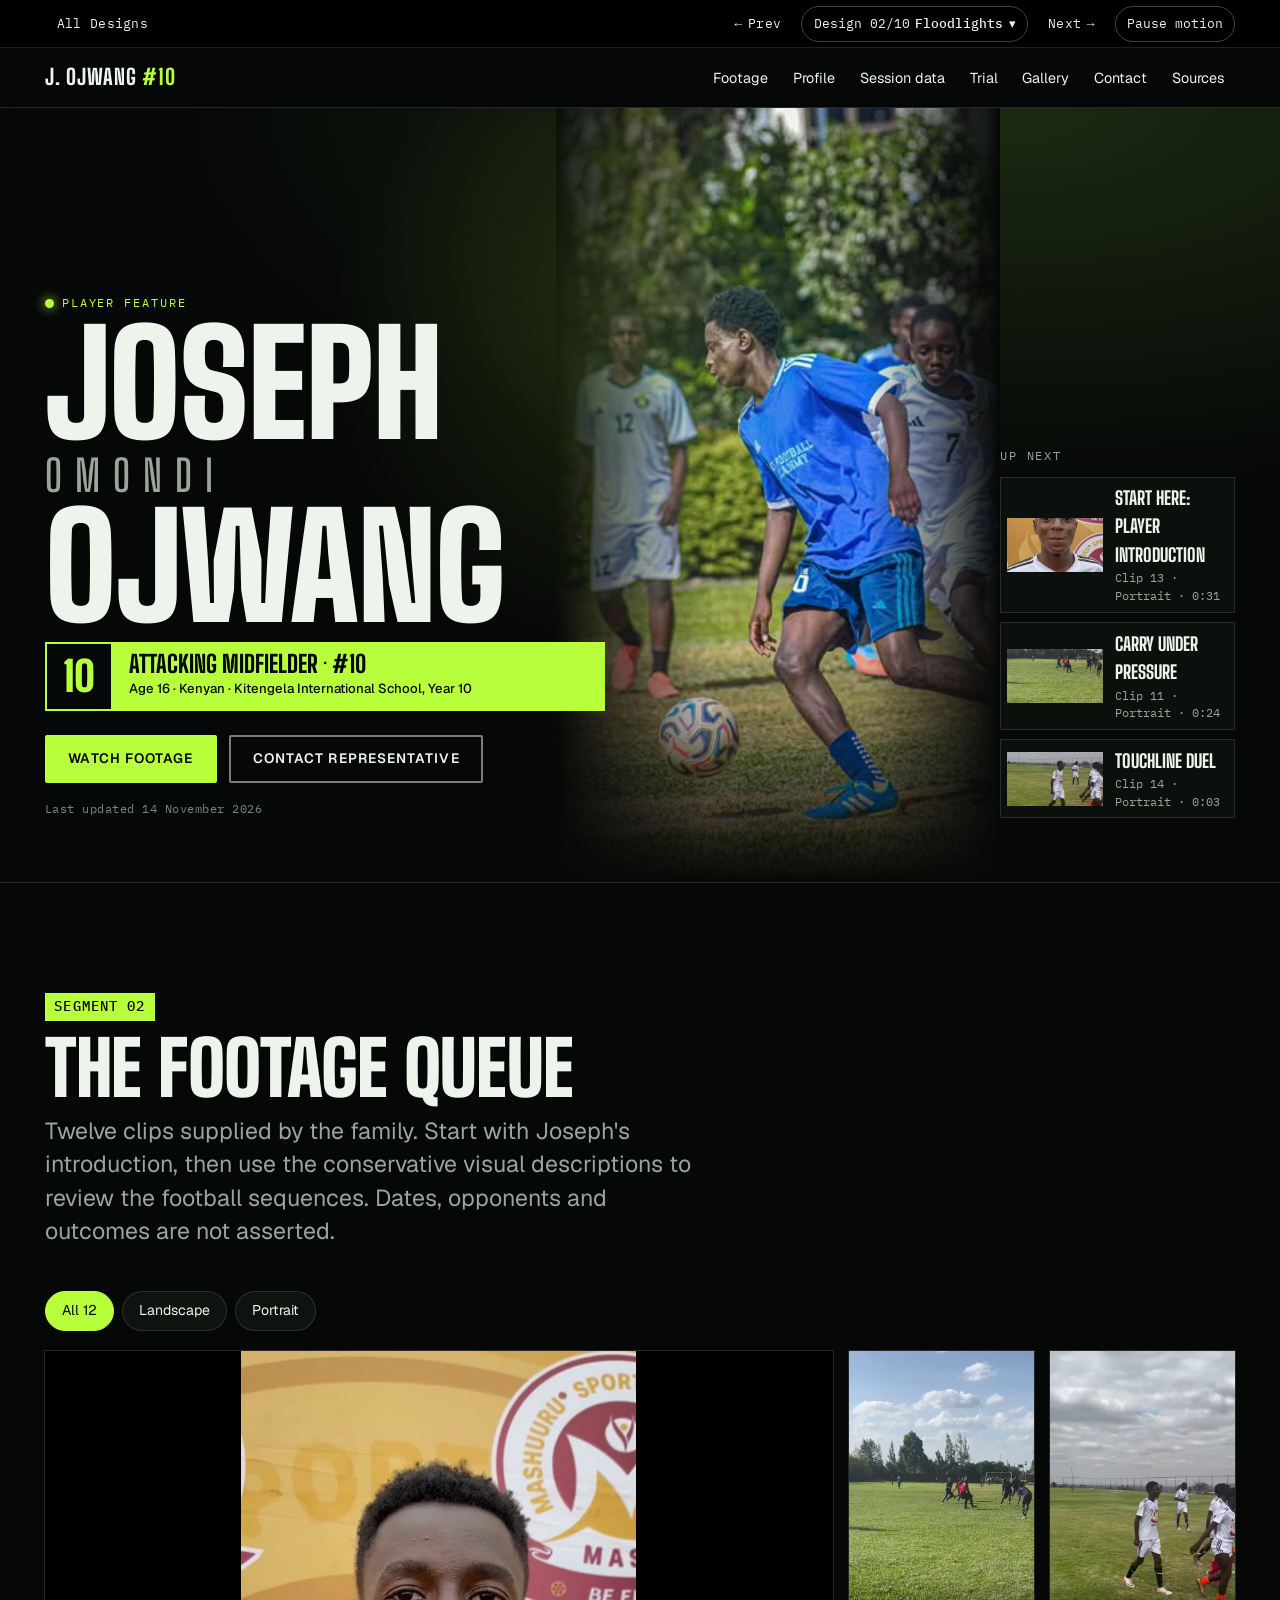
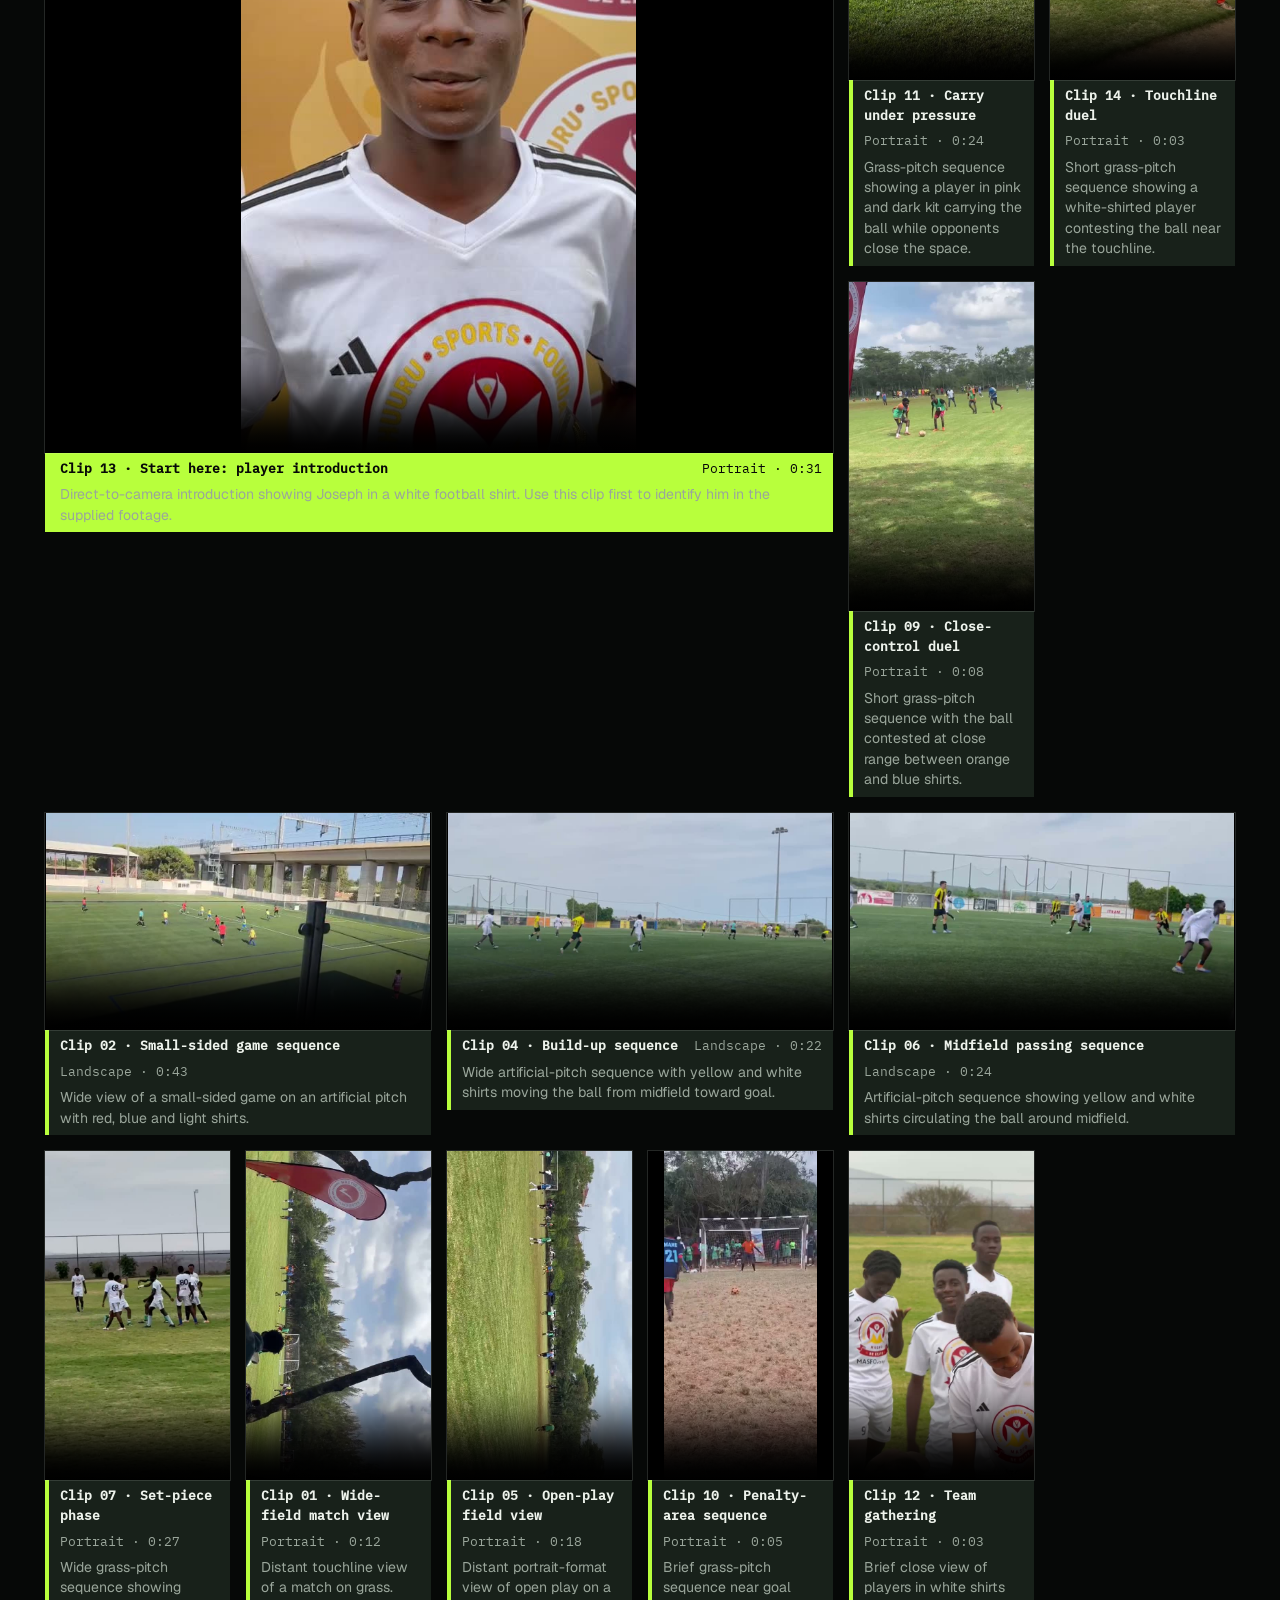
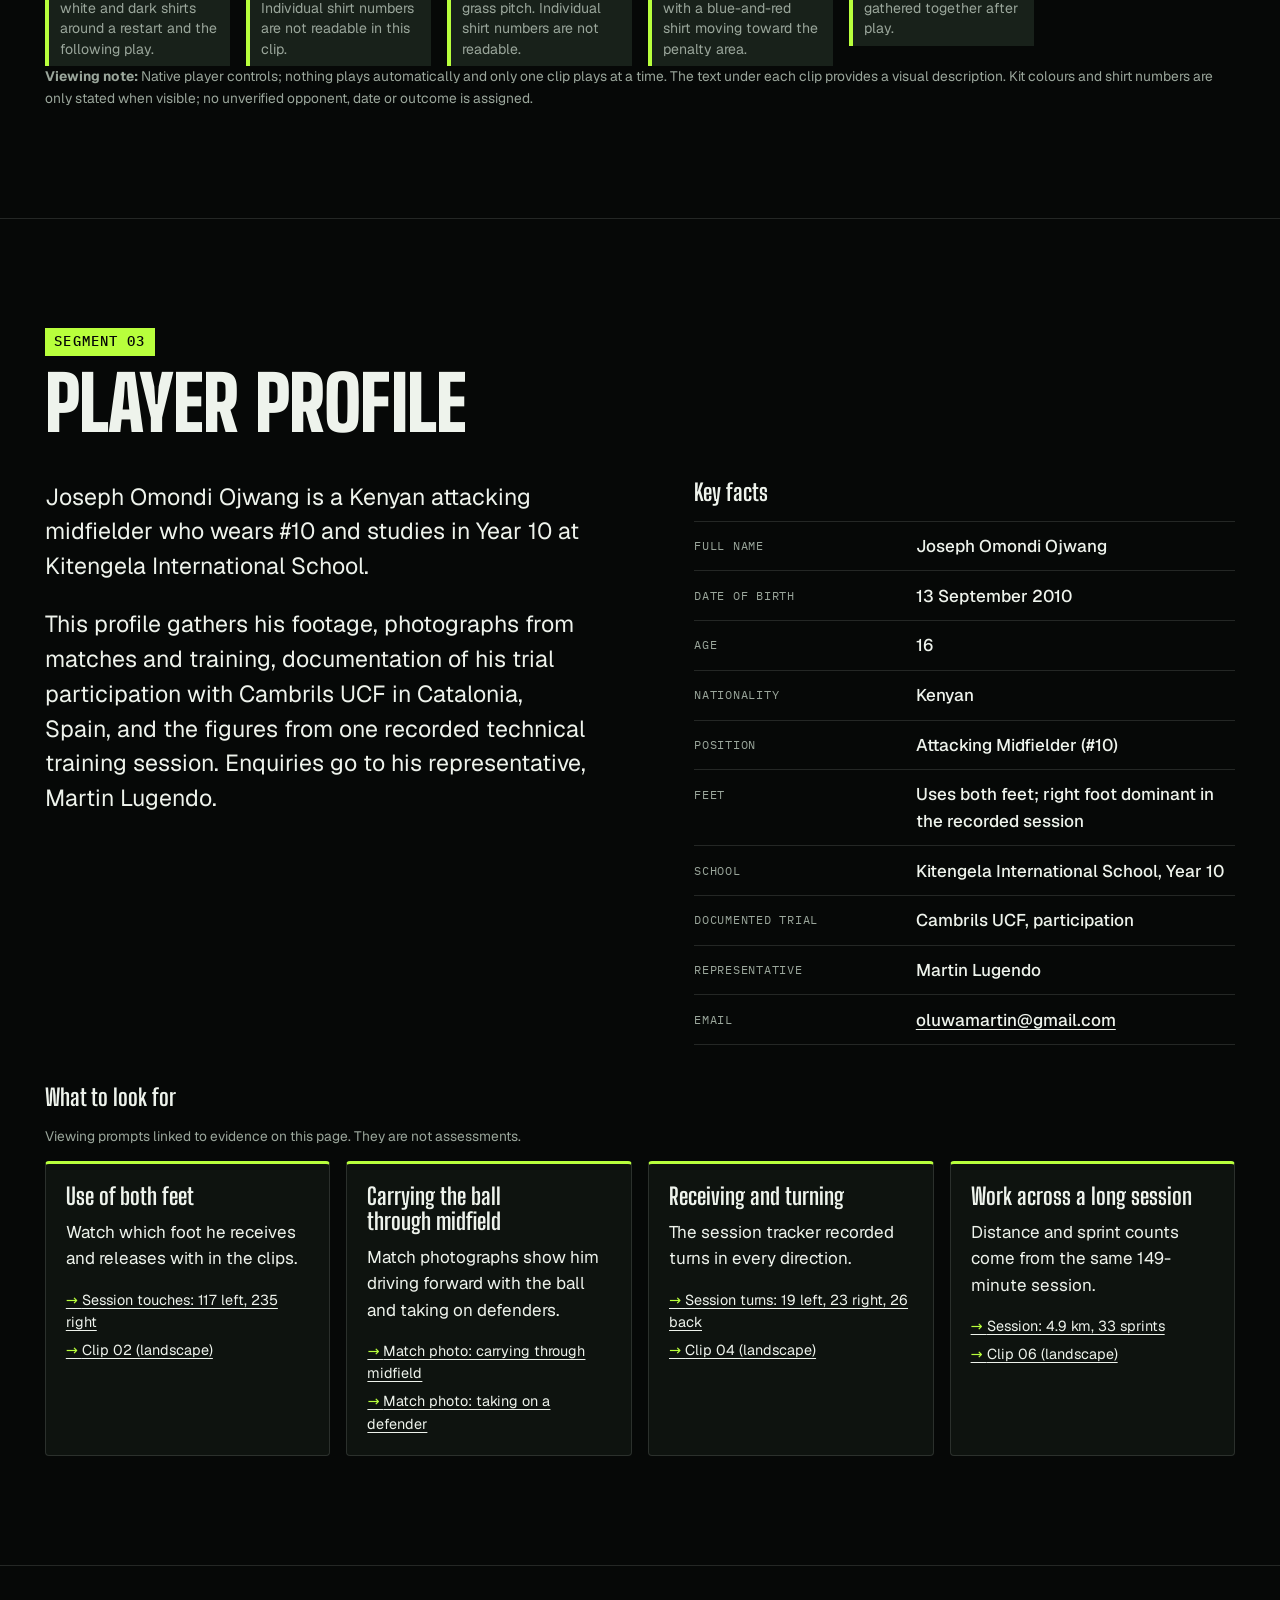
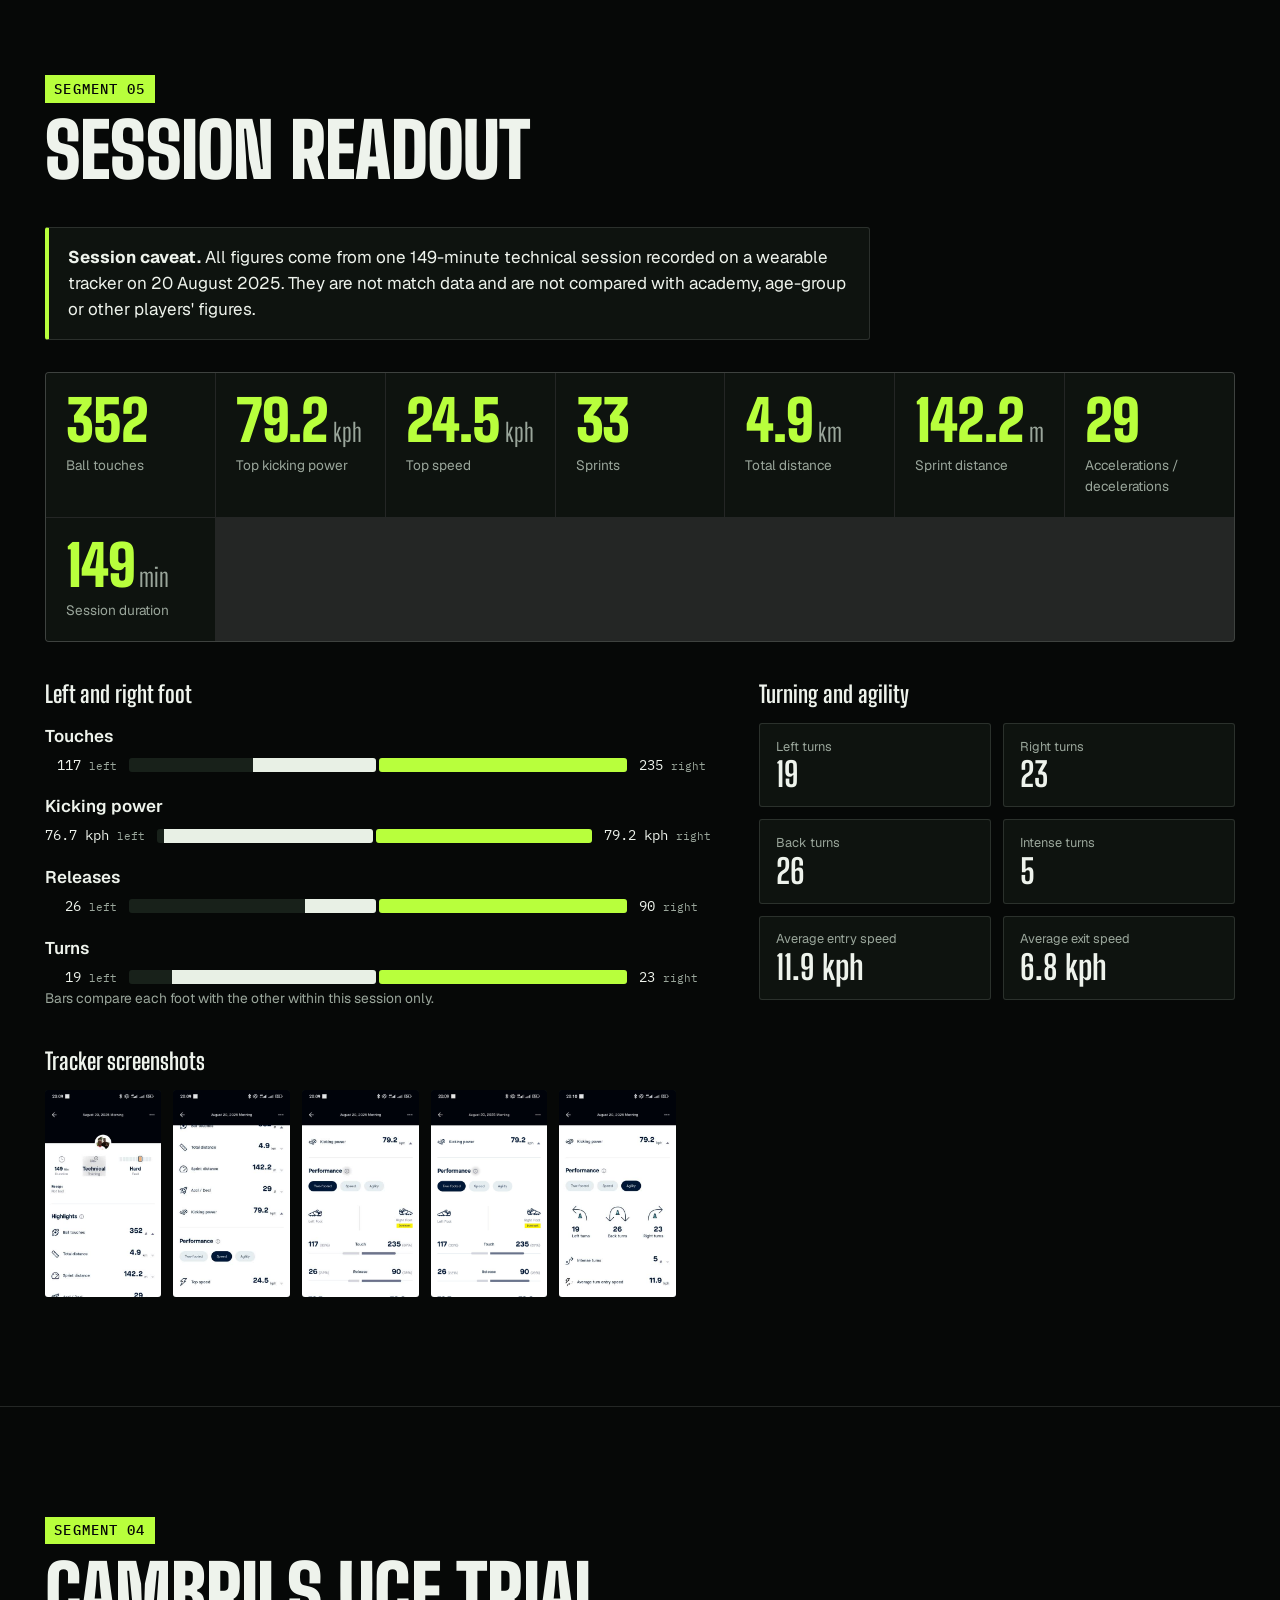
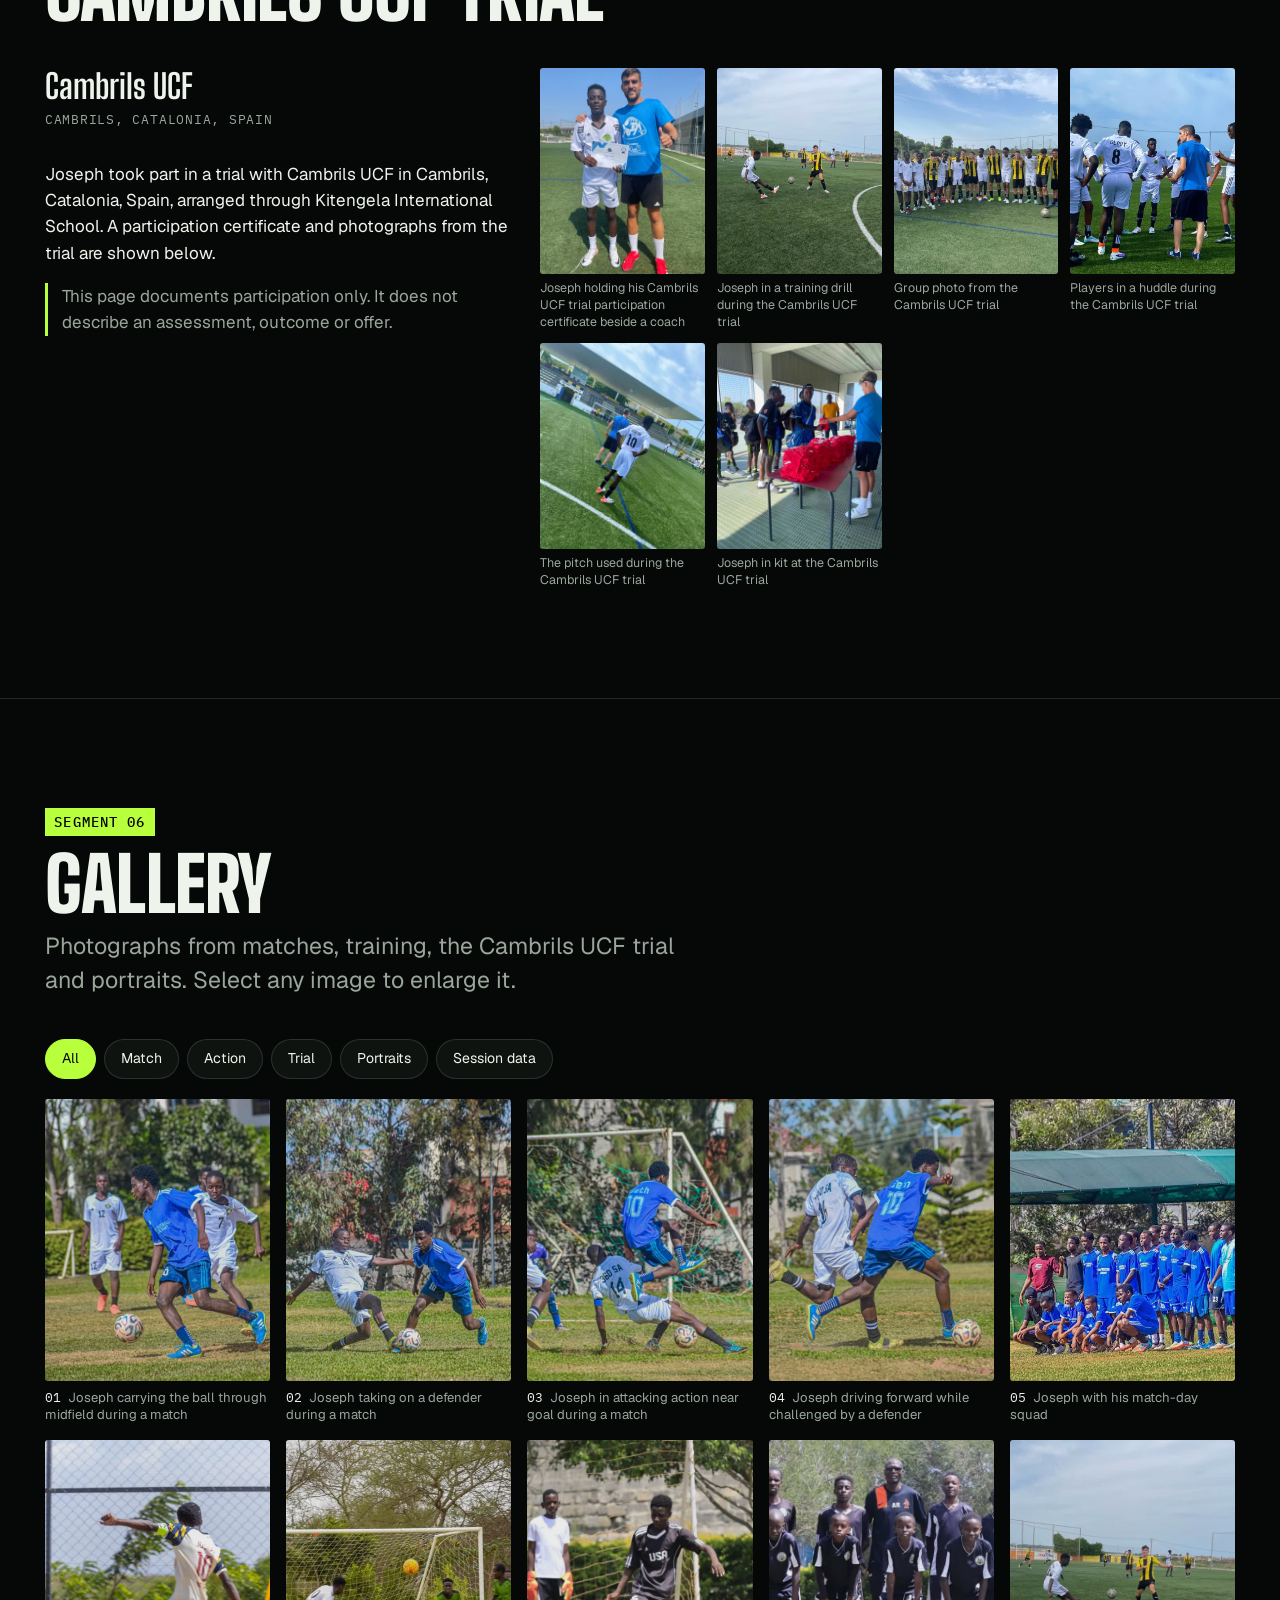
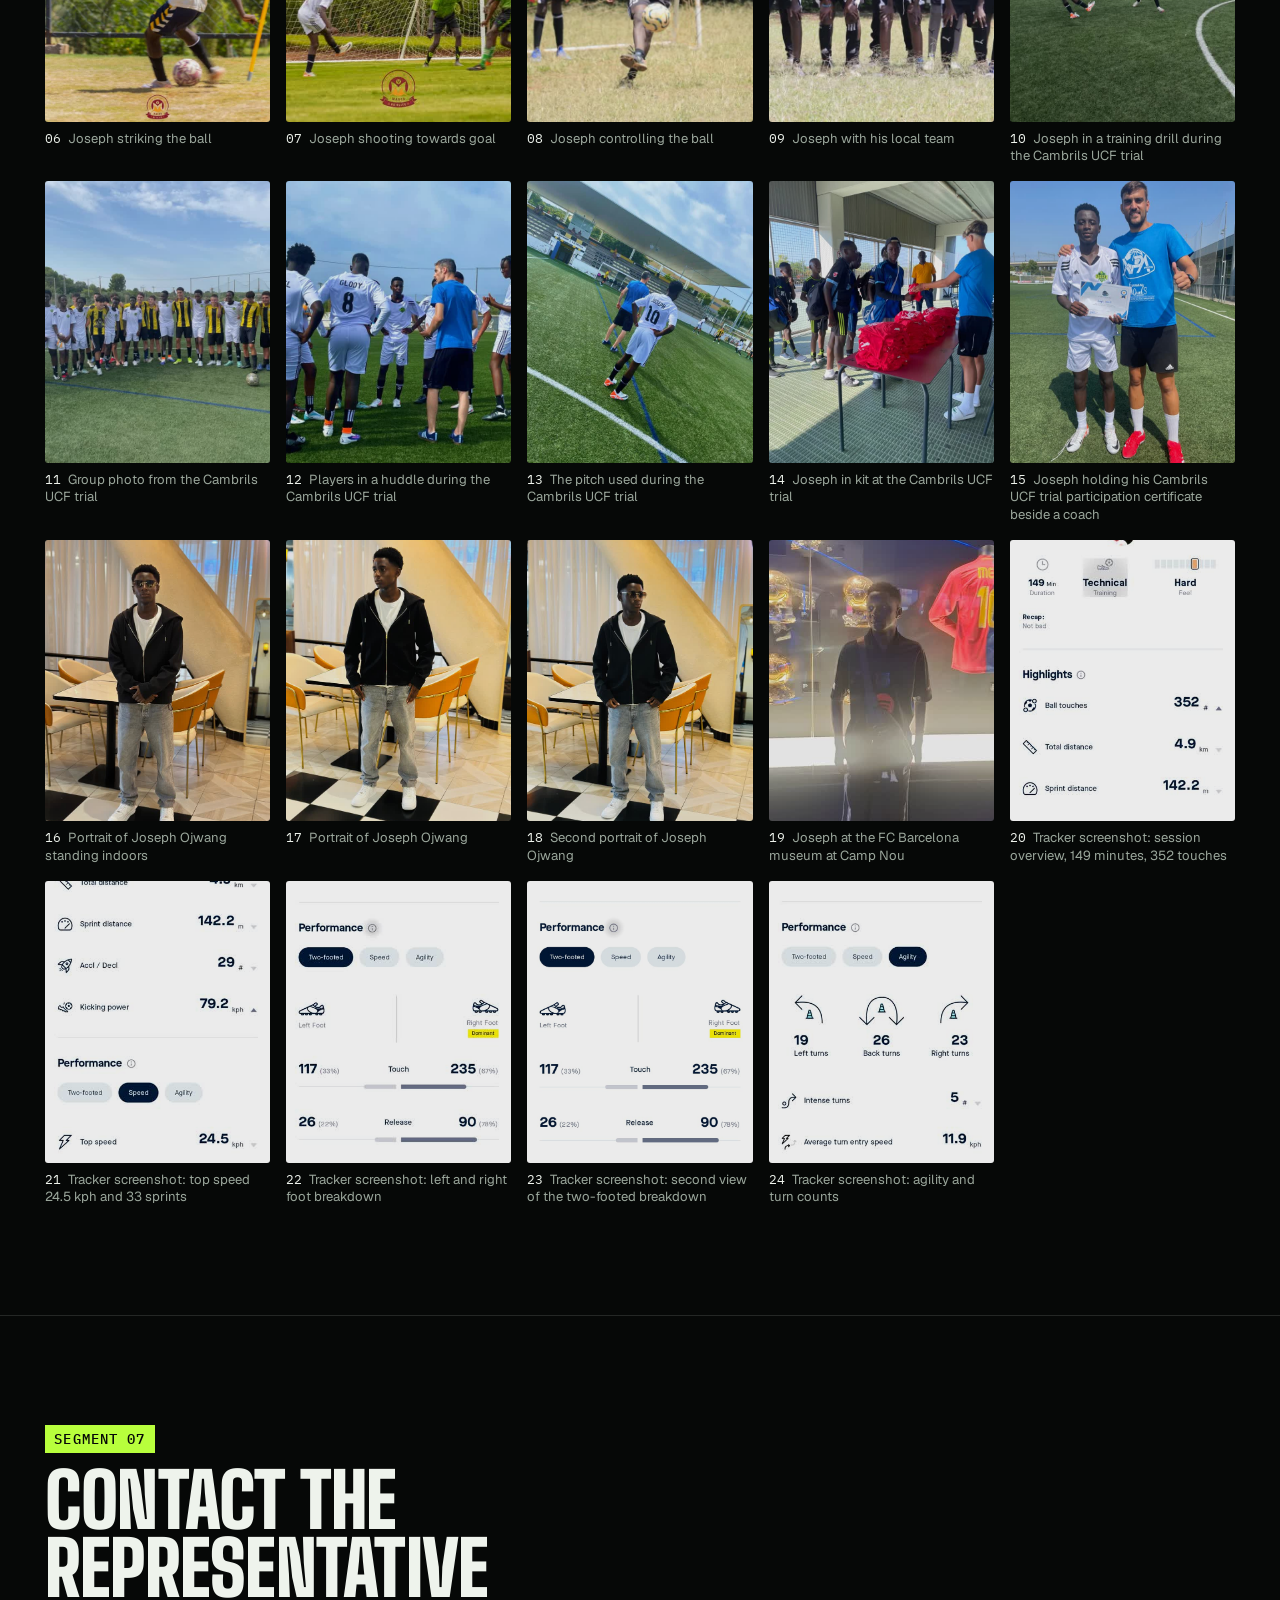
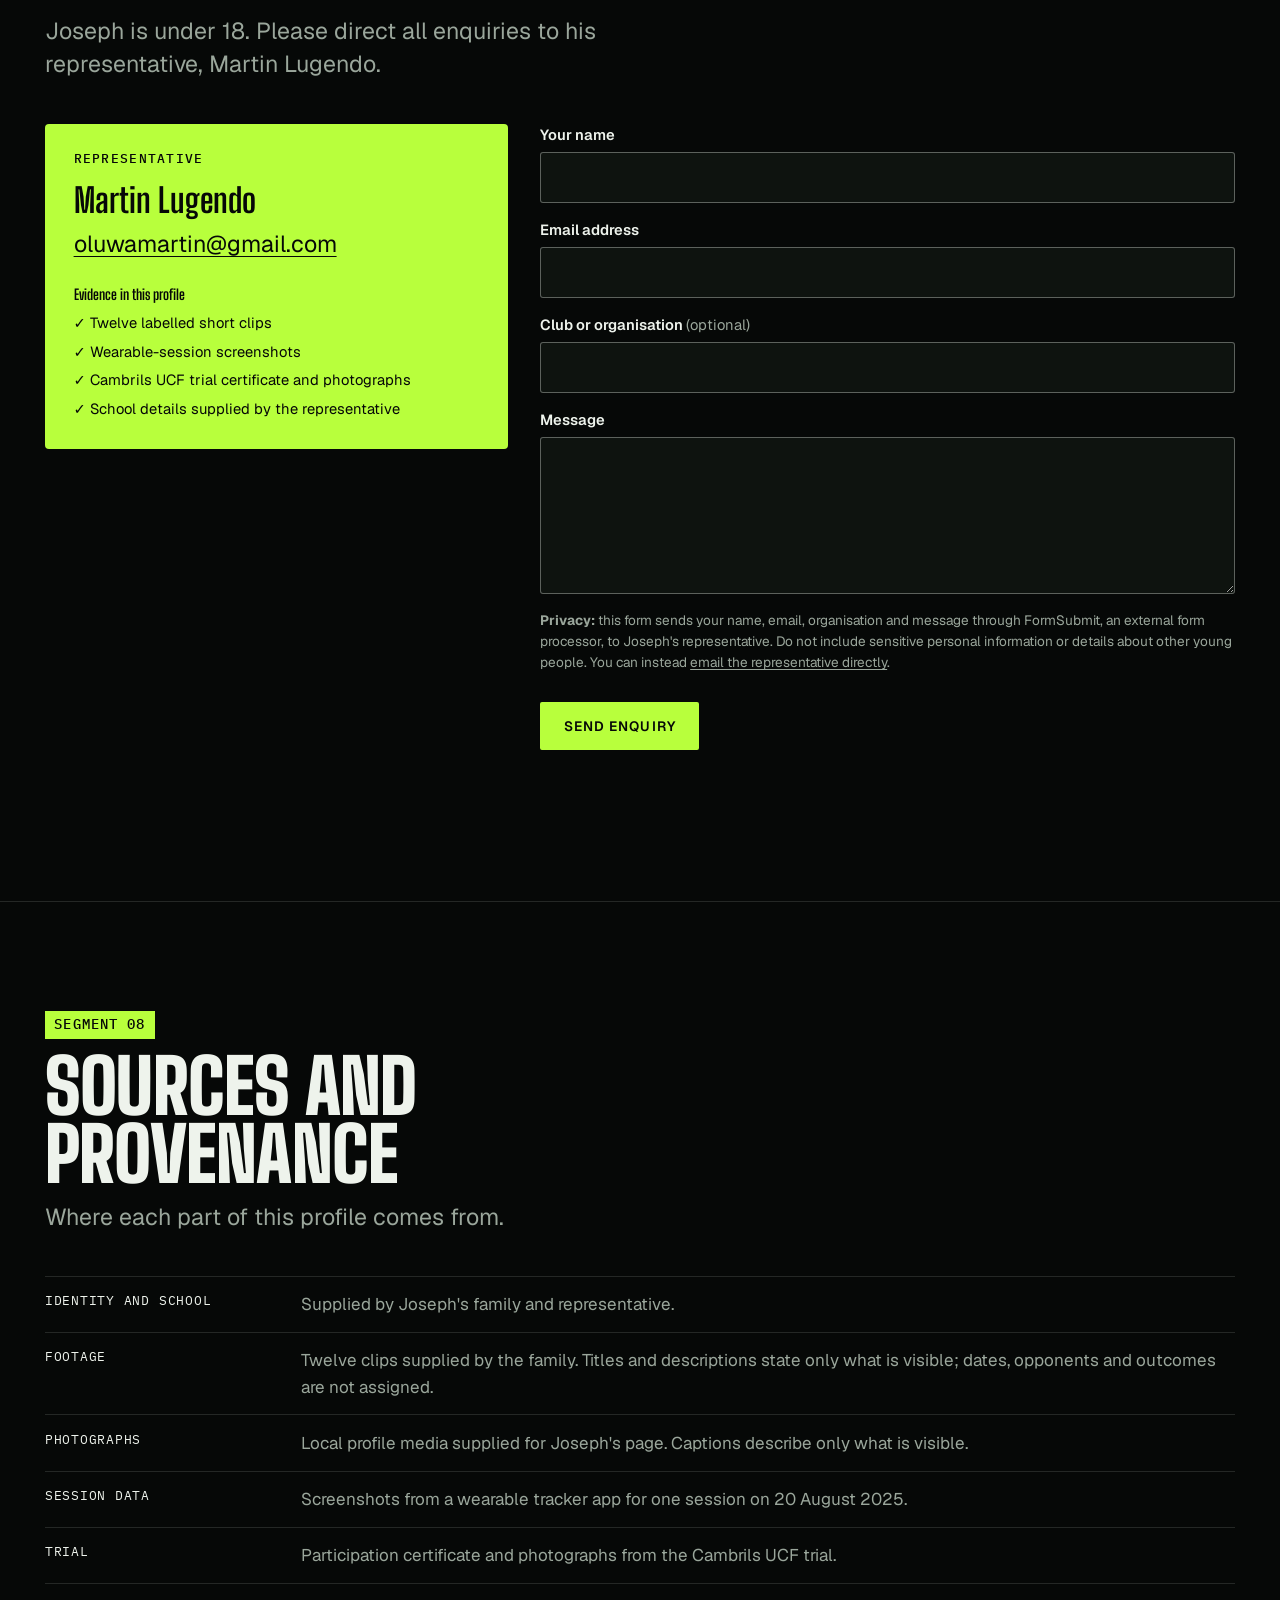
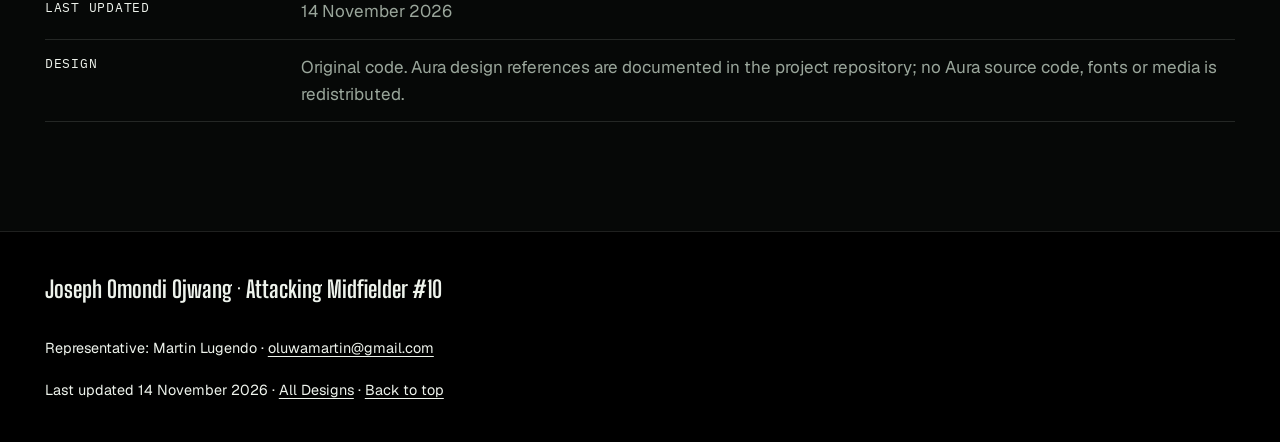
<file: 2/index.html>
<!doctype html>
<html lang="en" class="no-js">
<head>
<meta charset="utf-8">
<meta name="viewport" content="width=device-width, initial-scale=1">
<title>Joseph Omondi Ojwang · Attacking Midfielder #10 · Design 02 Floodlights</title>
<meta name="description" content="Joseph Omondi Ojwang, Kenyan attacking midfielder (#10), age 16. Footage, documented Cambrils UCF trial participation, session data and representative contact.">
<meta name="theme-color" content="#060807">
<meta property="og:title" content="Joseph Omondi Ojwang · Attacking Midfielder #10 · Design 02 Floodlights">
<meta property="og:description" content="Joseph Omondi Ojwang, Kenyan attacking midfielder (#10), age 16. Footage, documented Cambrils UCF trial participation, session data and representative contact.">
<link rel="icon" href="/shared/favicon.svg" type="image/svg+xml">
<link rel="preload" href="/shared/fonts/big-shoulders-display-var.woff2" as="font" type="font/woff2" crossorigin><link rel="preload" href="/shared/fonts/geist-var.woff2" as="font" type="font/woff2" crossorigin>
<link rel="stylesheet" href="/shared/css/tokens.css"><link rel="stylesheet" href="/shared/css/base.css"><link rel="stylesheet" href="/shared/css/components.css"><link rel="stylesheet" href="/shared/css/motion.css"><link rel="stylesheet" href="/variations/02/variant.css">
<script>document.documentElement.classList.replace('no-js','js')</script>
<script src="/shared/js/app.js" defer></script>
</head>
<body class="profile v02" data-variant="02">
<a class="skip-link" href="#main">Skip to main content</a>
<div class="progress" aria-hidden="true"><span></span></div>
<nav class="design-bar" aria-label="Design variations"><a class="db-all" href="/">All Designs</a><a class="db-step" rel="prev" href="/1/" aria-label="Previous design: Scout Desk"><span aria-hidden="true">←</span> <span class="db-step-t">Prev</span></a><div class="switcher"><button type="button" class="switcher-toggle" data-switcher-toggle aria-expanded="false" aria-controls="switcher-panel"><span class="sw-cur">Design 02/10</span> <span class="sw-curname">Floodlights</span> <span class="sw-short" aria-hidden="true">02/10</span> <span class="sw-caret" aria-hidden="true">▾</span></button><div class="switcher-panel" id="switcher-panel" hidden><p class="sw-head">Switch design · keeps your place</p><ul><li><a data-variant-link href="/1/"><span class="sw-n">01</span> <span class="sw-t">Scout Desk</span> <small>Recruitment dossier with a sticky index</small></a></li><li><a data-variant-link href="/2/" aria-current="page"><span class="sw-n">02</span> <span class="sw-t">Floodlights</span> <small>Night broadcast with a footage queue</small></a></li><li><a data-variant-link href="/3/"><span class="sw-n">03</span> <span class="sw-t">Match Programme</span> <small>Editorial matchday programme spreads</small></a></li><li><a data-variant-link href="/4/"><span class="sw-n">04</span> <span class="sw-t">Half-Space</span> <small>Tactical board linking traits to evidence</small></a></li><li><a data-variant-link href="/5/"><span class="sw-n">05</span> <span class="sw-t">Proof of Play</span> <small>Documentary archive and evidence timeline</small></a></li><li><a data-variant-link href="/6/"><span class="sw-n">06</span> <span class="sw-t">Bilateral</span> <small>Left and right, measured side by side</small></a></li><li><a data-variant-link href="/7/"><span class="sw-n">07</span> <span class="sw-t">The Number Ten</span> <small>Cinematic chapters around the #10</small></a></li><li><a data-variant-link href="/8/"><span class="sw-n">08</span> <span class="sw-t">Kitengela to Cambrils</span> <small>A geographic documentary of the places on record</small></a></li><li><a data-variant-link href="/9/"><span class="sw-n">09</span> <span class="sw-t">Frame by Frame</span> <small>Contact-sheet portfolio with media filters</small></a></li><li><a data-variant-link href="/10/"><span class="sw-n">10</span> <span class="sw-t">60-Second Scout</span> <small>Six-step executive briefing at your own pace</small></a></li></ul></div></div><a class="db-step" rel="next" href="/3/" aria-label="Next design: Match Programme"><span class="db-step-t">Next</span> <span aria-hidden="true">→</span></a><button type="button" class="motion-toggle" data-motion-toggle aria-pressed="false"><span class="mt-icon" aria-hidden="true"></span><span class="mt-label">Pause motion</span></button></nav>
<header class="site-header"><a class="brand" href="#overview">J. Ojwang <span>#10</span></a><button type="button" class="menu-toggle" data-menu-toggle aria-expanded="false" aria-controls="site-nav">Menu</button><nav class="site-nav" id="site-nav" aria-label="Sections"><ul><li><a href="#footage">Footage</a></li><li><a href="#profile">Profile</a></li><li><a href="#data">Session data</a></li><li><a href="#trial">Trial</a></li><li><a href="#gallery">Gallery</a></li><li><a href="#contact">Contact</a></li><li><a href="#provenance">Sources</a></li></ul></nav></header>
<main id="main" tabindex="-1">
<section id="overview" class="hero hero--broadcast" aria-labelledby="hero-title" data-pointer-light><div class="bc-frame"><figure class="bc-photo"><img class="hero-img" src="/assets/images/joseph-match-carry.jpg" srcset="/assets/images/thumbs/joseph-match-carry.jpg 900w, /assets/images/joseph-match-carry.jpg 1332w" sizes="(max-width: 920px) 90vw, 40vw" width="1332" height="1000" alt="Joseph carrying the ball through midfield during a match" loading="eager" fetchpriority="high" decoding="async"></figure><div class="bc-copy"><p class="bc-tag"><span class="bc-dot" aria-hidden="true"></span> Player feature</p><h1 id="hero-title" class="bc-name"><span class="n-first">Joseph</span> <span class="n-middle">Omondi</span> <span class="n-last">Ojwang</span></h1><div class="lower-third" data-reveal><span class="lt-num" aria-hidden="true">10</span><div class="lt-text"><p class="lt-role">Attacking Midfielder · #10</p><p class="lt-meta">Age 16 · Kenyan · Kitengela International School, Year 10</p></div></div><div class="cta-row"><a class="btn btn--primary" href="#footage">Watch Footage</a><a class="btn btn--ghost" href="#contact">Contact Representative</a></div><p class="stamp"><time datetime="2026-11-14">Last updated 14 November 2026</time></p></div><aside class="bc-queue" aria-label="Up next"><p class="bc-queue-title">Up next</p><ol><li><a href="#clip-13"><img src="/assets/posters/highlight-13.jpg" width="540" height="960" alt="" loading="lazy" decoding="async"><span>Start here: player introduction</span> <span class="q-meta">Clip 13 · Portrait · 0:31</span></a></li><li><a href="#clip-11"><img src="/assets/posters/highlight-11.jpg" width="540" height="960" alt="" loading="lazy" decoding="async"><span>Carry under pressure</span> <span class="q-meta">Clip 11 · Portrait · 0:24</span></a></li><li><a href="#clip-14"><img src="/assets/posters/highlight-14.jpg" width="540" height="960" alt="" loading="lazy" decoding="async"><span>Touchline duel</span> <span class="q-meta">Clip 14 · Portrait · 0:03</span></a></li></ol></aside></div></section>
<section id="footage" class="sec sec--footage" aria-labelledby="footage-title"><div class="sec-inner"><header class="sec-head" data-reveal><p class="sec-kicker">Segment 02</p><h2 id="footage-title">The footage queue</h2><p class="lede">Twelve clips supplied by the family. Start with Joseph&#x27;s introduction, then use the conservative visual descriptions to review the football sequences. Dates, opponents and outcomes are not asserted.</p></header><div class="chip-row" data-clip-filters role="group" aria-label="Filter clips by orientation" hidden><button type="button" class="chip" data-clip-filter="all" aria-pressed="true">All 12</button><button type="button" class="chip" data-clip-filter="landscape" aria-pressed="false">Landscape</button><button type="button" class="chip" data-clip-filter="portrait" aria-pressed="false">Portrait</button></div><ol class="clip-list"><li class="clip clip--portrait clip--featured" id="clip-13" data-orientation="portrait" data-reveal><figure class="clip-fig"><div class="clip-frame"><video controls preload="none" playsinline poster="/assets/posters/highlight-13.jpg" width="540" height="960" aria-describedby="clip-13-label"><source src="/assets/videos/highlight-13.mp4" type="video/mp4"><a href="/assets/videos/highlight-13.mp4">Download clip 13</a></video></div><figcaption class="clip-cap" id="clip-13-label" data-clip-label><span class="clip-no">Clip 13 · Start here: player introduction</span> <span class="clip-meta">Portrait · 0:31</span><span class="clip-desc">Direct-to-camera introduction showing Joseph in a white football shirt. Use this clip first to identify him in the supplied footage.</span></figcaption></figure></li><li class="clip clip--portrait" id="clip-11" data-orientation="portrait" data-reveal><figure class="clip-fig"><div class="clip-frame"><video controls preload="none" playsinline poster="/assets/posters/highlight-11.jpg" width="540" height="960" aria-describedby="clip-11-label"><source src="/assets/videos/highlight-11.mp4" type="video/mp4"><a href="/assets/videos/highlight-11.mp4">Download clip 11</a></video></div><figcaption class="clip-cap" id="clip-11-label" data-clip-label><span class="clip-no">Clip 11 · Carry under pressure</span> <span class="clip-meta">Portrait · 0:24</span><span class="clip-desc">Grass-pitch sequence showing a player in pink and dark kit carrying the ball while opponents close the space.</span></figcaption></figure></li><li class="clip clip--portrait" id="clip-14" data-orientation="portrait" data-reveal><figure class="clip-fig"><div class="clip-frame"><video controls preload="none" playsinline poster="/assets/posters/highlight-14.jpg" width="540" height="960" aria-describedby="clip-14-label"><source src="/assets/videos/highlight-14.mp4" type="video/mp4"><a href="/assets/videos/highlight-14.mp4">Download clip 14</a></video></div><figcaption class="clip-cap" id="clip-14-label" data-clip-label><span class="clip-no">Clip 14 · Touchline duel</span> <span class="clip-meta">Portrait · 0:03</span><span class="clip-desc">Short grass-pitch sequence showing a white-shirted player contesting the ball near the touchline.</span></figcaption></figure></li><li class="clip clip--portrait" id="clip-09" data-orientation="portrait" data-reveal><figure class="clip-fig"><div class="clip-frame"><video controls preload="none" playsinline poster="/assets/posters/highlight-09.jpg" width="540" height="960" aria-describedby="clip-09-label"><source src="/assets/videos/highlight-09.mp4" type="video/mp4"><a href="/assets/videos/highlight-09.mp4">Download clip 09</a></video></div><figcaption class="clip-cap" id="clip-09-label" data-clip-label><span class="clip-no">Clip 09 · Close-control duel</span> <span class="clip-meta">Portrait · 0:08</span><span class="clip-desc">Short grass-pitch sequence with the ball contested at close range between orange and blue shirts.</span></figcaption></figure></li><li class="clip clip--landscape" id="clip-02" data-orientation="landscape" data-reveal><figure class="clip-fig"><div class="clip-frame"><video controls preload="none" playsinline poster="/assets/posters/highlight-02.jpg" width="960" height="542" data-default aria-describedby="clip-02-label"><source src="/assets/videos/highlight-02.mp4" type="video/mp4"><a href="/assets/videos/highlight-02.mp4">Download clip 02</a></video></div><figcaption class="clip-cap" id="clip-02-label" data-clip-label><span class="clip-no">Clip 02 · Small-sided game sequence</span> <span class="clip-meta">Landscape · 0:43</span><span class="clip-desc">Wide view of a small-sided game on an artificial pitch with red, blue and light shirts.</span></figcaption></figure></li><li class="clip clip--landscape" id="clip-04" data-orientation="landscape" data-reveal><figure class="clip-fig"><div class="clip-frame"><video controls preload="none" playsinline poster="/assets/posters/highlight-04.jpg" width="960" height="544" aria-describedby="clip-04-label"><source src="/assets/videos/highlight-04.mp4" type="video/mp4"><a href="/assets/videos/highlight-04.mp4">Download clip 04</a></video></div><figcaption class="clip-cap" id="clip-04-label" data-clip-label><span class="clip-no">Clip 04 · Build-up sequence</span> <span class="clip-meta">Landscape · 0:22</span><span class="clip-desc">Wide artificial-pitch sequence with yellow and white shirts moving the ball from midfield toward goal.</span></figcaption></figure></li><li class="clip clip--landscape" id="clip-06" data-orientation="landscape" data-reveal><figure class="clip-fig"><div class="clip-frame"><video controls preload="none" playsinline poster="/assets/posters/highlight-06.jpg" width="960" height="544" aria-describedby="clip-06-label"><source src="/assets/videos/highlight-06.mp4" type="video/mp4"><a href="/assets/videos/highlight-06.mp4">Download clip 06</a></video></div><figcaption class="clip-cap" id="clip-06-label" data-clip-label><span class="clip-no">Clip 06 · Midfield passing sequence</span> <span class="clip-meta">Landscape · 0:24</span><span class="clip-desc">Artificial-pitch sequence showing yellow and white shirts circulating the ball around midfield.</span></figcaption></figure></li><li class="clip clip--portrait" id="clip-07" data-orientation="portrait" data-reveal><figure class="clip-fig"><div class="clip-frame"><video controls preload="none" playsinline poster="/assets/posters/highlight-07.jpg" width="540" height="960" aria-describedby="clip-07-label"><source src="/assets/videos/highlight-07.mp4" type="video/mp4"><a href="/assets/videos/highlight-07.mp4">Download clip 07</a></video></div><figcaption class="clip-cap" id="clip-07-label" data-clip-label><span class="clip-no">Clip 07 · Set-piece phase</span> <span class="clip-meta">Portrait · 0:27</span><span class="clip-desc">Wide grass-pitch sequence showing white and dark shirts around a restart and the following play.</span></figcaption></figure></li><li class="clip clip--portrait" id="clip-01" data-orientation="portrait" data-reveal><figure class="clip-fig"><div class="clip-frame"><video controls preload="none" playsinline poster="/assets/posters/highlight-01.jpg" width="540" height="960" aria-describedby="clip-01-label"><source src="/assets/videos/highlight-01.mp4" type="video/mp4"><a href="/assets/videos/highlight-01.mp4">Download clip 01</a></video></div><figcaption class="clip-cap" id="clip-01-label" data-clip-label><span class="clip-no">Clip 01 · Wide-field match view</span> <span class="clip-meta">Portrait · 0:12</span><span class="clip-desc">Distant touchline view of a match on grass. Individual shirt numbers are not readable in this clip.</span></figcaption></figure></li><li class="clip clip--portrait" id="clip-05" data-orientation="portrait" data-reveal><figure class="clip-fig"><div class="clip-frame"><video controls preload="none" playsinline poster="/assets/posters/highlight-05.jpg" width="540" height="960" aria-describedby="clip-05-label"><source src="/assets/videos/highlight-05.mp4" type="video/mp4"><a href="/assets/videos/highlight-05.mp4">Download clip 05</a></video></div><figcaption class="clip-cap" id="clip-05-label" data-clip-label><span class="clip-no">Clip 05 · Open-play field view</span> <span class="clip-meta">Portrait · 0:18</span><span class="clip-desc">Distant portrait-format view of open play on a grass pitch. Individual shirt numbers are not readable.</span></figcaption></figure></li><li class="clip clip--portrait" id="clip-10" data-orientation="portrait" data-reveal><figure class="clip-fig"><div class="clip-frame"><video controls preload="none" playsinline poster="/assets/posters/highlight-10.jpg" width="444" height="960" aria-describedby="clip-10-label"><source src="/assets/videos/highlight-10.mp4" type="video/mp4"><a href="/assets/videos/highlight-10.mp4">Download clip 10</a></video></div><figcaption class="clip-cap" id="clip-10-label" data-clip-label><span class="clip-no">Clip 10 · Penalty-area sequence</span> <span class="clip-meta">Portrait · 0:05</span><span class="clip-desc">Brief grass-pitch sequence near goal with a blue-and-red shirt moving toward the penalty area.</span></figcaption></figure></li><li class="clip clip--portrait" id="clip-12" data-orientation="portrait" data-reveal><figure class="clip-fig"><div class="clip-frame"><video controls preload="none" playsinline poster="/assets/posters/highlight-12.jpg" width="540" height="960" aria-describedby="clip-12-label"><source src="/assets/videos/highlight-12.mp4" type="video/mp4"><a href="/assets/videos/highlight-12.mp4">Download clip 12</a></video></div><figcaption class="clip-cap" id="clip-12-label" data-clip-label><span class="clip-no">Clip 12 · Team gathering</span> <span class="clip-meta">Portrait · 0:03</span><span class="clip-desc">Brief close view of players in white shirts gathered together after play.</span></figcaption></figure></li></ol><p class="fine"><strong>Viewing note:</strong> Native player controls; nothing plays automatically and only one clip plays at a time. The text under each clip provides a visual description. Kit colours and shirt numbers are only stated when visible; no unverified opponent, date or outcome is assigned.</p></div></section>
<section id="profile" class="sec sec--profile" aria-labelledby="profile-title"><div class="sec-inner"><header class="sec-head" data-reveal><p class="sec-kicker">Segment 03</p><h2 id="profile-title">Player profile</h2></header><div class="profile-grid"><div class="profile-copy" data-reveal><p>Joseph Omondi Ojwang is a Kenyan attacking midfielder who wears #10 and studies in Year 10 at Kitengela International School.</p><p>This profile gathers his footage, photographs from matches and training, documentation of his trial participation with Cambrils UCF in Catalonia, Spain, and the figures from one recorded technical training session. Enquiries go to his representative, Martin Lugendo.</p></div><div class="profile-facts" data-reveal><h3>Key facts</h3><dl class="facts" data-canonical="facts"><div class="fact"><dt>Full name</dt><dd>Joseph Omondi Ojwang</dd></div><div class="fact"><dt>Date of birth</dt><dd>13 September 2010</dd></div><div class="fact"><dt>Age</dt><dd>16</dd></div><div class="fact"><dt>Nationality</dt><dd>Kenyan</dd></div><div class="fact"><dt>Position</dt><dd>Attacking Midfielder (#10)</dd></div><div class="fact"><dt>Feet</dt><dd>Uses both feet; right foot dominant in the recorded session</dd></div><div class="fact"><dt>School</dt><dd>Kitengela International School, Year 10</dd></div><div class="fact"><dt>Documented trial</dt><dd>Cambrils UCF, participation</dd></div><div class="fact"><dt>Representative</dt><dd>Martin Lugendo</dd></div><div class="fact"><dt>Email</dt><dd><a href="mailto:oluwamartin@gmail.com">oluwamartin@gmail.com</a></dd></div></dl></div></div><div class="traits-wrap"><h3>What to look for</h3><p class="fine">Viewing prompts linked to evidence on this page. They are not assessments.</p><ol class="traits" data-traits><li class="trait" data-trait="both-feet" data-reveal><h4>Use of both feet</h4><p>Watch which foot he receives and releases with in the clips.</p><ul class="evidence" aria-label="Evidence for use of both feet"><li><a href="#data">Session touches: 117 left, 235 right</a></li><li><a href="#clip-02">Clip 02 (landscape)</a></li></ul></li><li class="trait" data-trait="carrying" data-reveal><h4>Carrying the ball through midfield</h4><p>Match photographs show him driving forward with the ball and taking on defenders.</p><ul class="evidence" aria-label="Evidence for carrying the ball through midfield"><li><a href="#photo-joseph-match-carry">Match photo: carrying through midfield</a></li><li><a href="#photo-joseph-match-dribble-2">Match photo: taking on a defender</a></li></ul></li><li class="trait" data-trait="turning" data-reveal><h4>Receiving and turning</h4><p>The session tracker recorded turns in every direction.</p><ul class="evidence" aria-label="Evidence for receiving and turning"><li><a href="#data">Session turns: 19 left, 23 right, 26 back</a></li><li><a href="#clip-04">Clip 04 (landscape)</a></li></ul></li><li class="trait" data-trait="volume" data-reveal><h4>Work across a long session</h4><p>Distance and sprint counts come from the same 149-minute session.</p><ul class="evidence" aria-label="Evidence for work across a long session"><li><a href="#data">Session: 4.9 km, 33 sprints</a></li><li><a href="#clip-06">Clip 06 (landscape)</a></li></ul></li></ol></div></div></section>
<section id="data" class="sec sec--data" aria-labelledby="data-title"><div class="sec-inner"><header class="sec-head" data-reveal><p class="sec-kicker">Segment 05</p><h2 id="data-title">Session readout</h2></header><p class="caveat" role="note"><strong>Session caveat.</strong> All figures come from one 149-minute technical session recorded on a wearable tracker on 20 August 2025. They are not match data and are not compared with academy, age-group or other players&#x27; figures.</p><ul class="stat-grid"><li class="stat" data-reveal><span class="stat-value">352</span><span class="stat-label">Ball touches</span></li><li class="stat" data-reveal><span class="stat-value">79.2<span class="unit"> kph</span></span><span class="stat-label">Top kicking power</span></li><li class="stat" data-reveal><span class="stat-value">24.5<span class="unit"> kph</span></span><span class="stat-label">Top speed</span></li><li class="stat" data-reveal><span class="stat-value">33</span><span class="stat-label">Sprints</span></li><li class="stat" data-reveal><span class="stat-value">4.9<span class="unit"> km</span></span><span class="stat-label">Total distance</span></li><li class="stat" data-reveal><span class="stat-value">142.2<span class="unit"> m</span></span><span class="stat-label">Sprint distance</span></li><li class="stat" data-reveal><span class="stat-value">29</span><span class="stat-label">Accelerations / decelerations</span></li><li class="stat" data-reveal><span class="stat-value">149<span class="unit"> min</span></span><span class="stat-label">Session duration</span></li></ul><div class="data-split"><div class="pairs-wrap"><h3>Left and right foot</h3><ul class="pairs" data-pairs><li class="pair" data-reveal><span class="pair-label">Touches</span><span class="pair-val pair-val--l">117 <small>left</small></span><span class="pair-bars" aria-hidden="true"><span class="bar bar--l" style="--w: 49.8%"><span class="bar-fill"></span></span><span class="bar bar--r" style="--w: 100.0%"><span class="bar-fill"></span></span></span><span class="pair-val pair-val--r">235 <small>right</small></span></li><li class="pair" data-reveal><span class="pair-label">Kicking power</span><span class="pair-val pair-val--l">76.7 kph <small>left</small></span><span class="pair-bars" aria-hidden="true"><span class="bar bar--l" style="--w: 96.8%"><span class="bar-fill"></span></span><span class="bar bar--r" style="--w: 100.0%"><span class="bar-fill"></span></span></span><span class="pair-val pair-val--r">79.2 kph <small>right</small></span></li><li class="pair" data-reveal><span class="pair-label">Releases</span><span class="pair-val pair-val--l">26 <small>left</small></span><span class="pair-bars" aria-hidden="true"><span class="bar bar--l" style="--w: 28.9%"><span class="bar-fill"></span></span><span class="bar bar--r" style="--w: 100.0%"><span class="bar-fill"></span></span></span><span class="pair-val pair-val--r">90 <small>right</small></span></li><li class="pair" data-reveal><span class="pair-label">Turns</span><span class="pair-val pair-val--l">19 <small>left</small></span><span class="pair-bars" aria-hidden="true"><span class="bar bar--l" style="--w: 82.6%"><span class="bar-fill"></span></span><span class="bar bar--r" style="--w: 100.0%"><span class="bar-fill"></span></span></span><span class="pair-val pair-val--r">23 <small>right</small></span></li></ul><p class="fine">Bars compare each foot with the other within this session only.</p></div><div class="turns-wrap"><h3>Turning and agility</h3><dl class="turns"><div class="turn"><dt>Left turns</dt><dd>19</dd></div><div class="turn"><dt>Right turns</dt><dd>23</dd></div><div class="turn"><dt>Back turns</dt><dd>26</dd></div><div class="turn"><dt>Intense turns</dt><dd>5</dd></div><div class="turn"><dt>Average entry speed</dt><dd>11.9 kph</dd></div><div class="turn"><dt>Average exit speed</dt><dd>6.8 kph</dd></div></dl></div></div><h3>Tracker screenshots</h3><ul class="screens"><li data-reveal><a class="lb-link" href="/assets/images/stats-overview.jpeg" data-lightbox="data" data-caption="Tracker screenshot: session overview, 149 minutes, 352 touches"><img src="/assets/images/thumbs/stats-overview.jpg" width="406" height="900" alt="Tracker screenshot: session overview, 149 minutes, 352 touches" loading="lazy" decoding="async"></a></li><li data-reveal><a class="lb-link" href="/assets/images/stats-speed.jpeg" data-lightbox="data" data-caption="Tracker screenshot: top speed 24.5 kph and 33 sprints"><img src="/assets/images/thumbs/stats-speed.jpg" width="406" height="900" alt="Tracker screenshot: top speed 24.5 kph and 33 sprints" loading="lazy" decoding="async"></a></li><li data-reveal><a class="lb-link" href="/assets/images/stats-twofooted.jpeg" data-lightbox="data" data-caption="Tracker screenshot: left and right foot breakdown"><img src="/assets/images/thumbs/stats-twofooted.jpg" width="406" height="900" alt="Tracker screenshot: left and right foot breakdown" loading="lazy" decoding="async"></a></li><li data-reveal><a class="lb-link" href="/assets/images/stats-twofeet.jpeg" data-lightbox="data" data-caption="Tracker screenshot: second view of the two-footed breakdown"><img src="/assets/images/stats-twofeet.jpeg" width="720" height="1600" alt="Tracker screenshot: second view of the two-footed breakdown" loading="lazy" decoding="async"></a></li><li data-reveal><a class="lb-link" href="/assets/images/stats-agility.jpeg" data-lightbox="data" data-caption="Tracker screenshot: agility and turn counts"><img src="/assets/images/thumbs/stats-agility.jpg" width="406" height="900" alt="Tracker screenshot: agility and turn counts" loading="lazy" decoding="async"></a></li></ul></div></section>
<section id="trial" class="sec sec--trial" aria-labelledby="trial-title"><div class="sec-inner"><header class="sec-head" data-reveal><p class="sec-kicker">Segment 04</p><h2 id="trial-title">Cambrils UCF trial</h2></header><div class="trial-grid"><div class="trial-copy" data-reveal><p class="trial-club">Cambrils UCF <span>Cambrils, Catalonia, Spain</span></p><p>Joseph took part in a trial with Cambrils UCF in Cambrils, Catalonia, Spain, arranged through Kitengela International School. A participation certificate and photographs from the trial are shown below.</p><p class="note">This page documents participation only. It does not describe an assessment, outcome or offer.</p></div><ul class="trial-media"><li class="trial-item" data-reveal><a class="lb-link" href="/assets/images/trial-certificate.jpeg" data-lightbox="trial" data-caption="Joseph holding his Cambrils UCF trial participation certificate beside a coach"><img src="/assets/images/thumbs/trial-certificate.jpg" width="676" height="900" alt="Joseph holding his Cambrils UCF trial participation certificate beside a coach" loading="lazy" decoding="async"><span class="cap">Joseph holding his Cambrils UCF trial participation certificate beside a coach</span></a></li><li class="trial-item" data-reveal><a class="lb-link" href="/assets/images/trial-action-1.jpeg" data-lightbox="trial" data-caption="Joseph in a training drill during the Cambrils UCF trial"><img src="/assets/images/thumbs/trial-action-1.jpg" width="900" height="676" alt="Joseph in a training drill during the Cambrils UCF trial" loading="lazy" decoding="async"><span class="cap">Joseph in a training drill during the Cambrils UCF trial</span></a></li><li class="trial-item" data-reveal><a class="lb-link" href="/assets/images/trial-team.jpeg" data-lightbox="trial" data-caption="Group photo from the Cambrils UCF trial"><img src="/assets/images/thumbs/trial-team.jpg" width="900" height="676" alt="Group photo from the Cambrils UCF trial" loading="lazy" decoding="async"><span class="cap">Group photo from the Cambrils UCF trial</span></a></li><li class="trial-item" data-reveal><a class="lb-link" href="/assets/images/trial-huddle.jpeg" data-lightbox="trial" data-caption="Players in a huddle during the Cambrils UCF trial"><img src="/assets/images/thumbs/trial-huddle.jpg" width="900" height="676" alt="Players in a huddle during the Cambrils UCF trial" loading="lazy" decoding="async"><span class="cap">Players in a huddle during the Cambrils UCF trial</span></a></li><li class="trial-item" data-reveal><a class="lb-link" href="/assets/images/trial-pitch.jpeg" data-lightbox="trial" data-caption="The pitch used during the Cambrils UCF trial"><img src="/assets/images/thumbs/trial-pitch.jpg" width="676" height="900" alt="The pitch used during the Cambrils UCF trial" loading="lazy" decoding="async"><span class="cap">The pitch used during the Cambrils UCF trial</span></a></li><li class="trial-item" data-reveal><a class="lb-link" href="/assets/images/trial-gear.jpeg" data-lightbox="trial" data-caption="Joseph in kit at the Cambrils UCF trial"><img src="/assets/images/thumbs/trial-gear.jpg" width="676" height="900" alt="Joseph in kit at the Cambrils UCF trial" loading="lazy" decoding="async"><span class="cap">Joseph in kit at the Cambrils UCF trial</span></a></li></ul></div></div></section>
<section id="gallery" class="sec sec--gallery" aria-labelledby="gallery-title"><div class="sec-inner"><header class="sec-head" data-reveal><p class="sec-kicker">Segment 06</p><h2 id="gallery-title">Gallery</h2><p class="lede">Photographs from matches, training, the Cambrils UCF trial and portraits. Select any image to enlarge it.</p></header><div class="chip-row" data-gallery-filters role="group" aria-label="Filter photographs" hidden><button type="button" class="chip" data-gallery-filter="all" aria-pressed="true">All</button><button type="button" class="chip" data-gallery-filter="match" aria-pressed="false">Match</button><button type="button" class="chip" data-gallery-filter="action" aria-pressed="false">Action</button><button type="button" class="chip" data-gallery-filter="trial" aria-pressed="false">Trial</button><button type="button" class="chip" data-gallery-filter="portrait" aria-pressed="false">Portraits</button><button type="button" class="chip" data-gallery-filter="data" aria-pressed="false">Session data</button></div><p class="fine" data-gallery-count aria-live="polite"></p><ul class="gallery-grid"><li class="g-item g-item--match" id="photo-joseph-match-carry" data-cat="match" data-reveal><a class="g-link" href="/assets/images/joseph-match-carry.jpg" data-lightbox="gallery" data-caption="Joseph carrying the ball through midfield during a match"><img src="/assets/images/thumbs/joseph-match-carry.jpg" width="900" height="676" alt="Joseph carrying the ball through midfield during a match" loading="lazy" decoding="async"><span class="g-cap"><span class="g-no">01</span> Joseph carrying the ball through midfield during a match</span></a></li><li class="g-item g-item--match" id="photo-joseph-match-dribble-2" data-cat="match" data-reveal><a class="g-link" href="/assets/images/joseph-match-dribble-2.jpg" data-lightbox="gallery" data-caption="Joseph taking on a defender during a match"><img src="/assets/images/thumbs/joseph-match-dribble-2.jpg" width="900" height="752" alt="Joseph taking on a defender during a match" loading="lazy" decoding="async"><span class="g-cap"><span class="g-no">02</span> Joseph taking on a defender during a match</span></a></li><li class="g-item g-item--match" id="photo-joseph-match-action" data-cat="match" data-reveal><a class="g-link" href="/assets/images/joseph-match-action.jpg" data-lightbox="gallery" data-caption="Joseph in attacking action near goal during a match"><img src="/assets/images/thumbs/joseph-match-action.jpg" width="900" height="654" alt="Joseph in attacking action near goal during a match" loading="lazy" decoding="async"><span class="g-cap"><span class="g-no">03</span> Joseph in attacking action near goal during a match</span></a></li><li class="g-item g-item--match" id="photo-joseph-match-dribble-1" data-cat="match" data-reveal><a class="g-link" href="/assets/images/joseph-match-dribble-1.jpg" data-lightbox="gallery" data-caption="Joseph driving forward while challenged by a defender"><img src="/assets/images/thumbs/joseph-match-dribble-1.jpg" width="900" height="638" alt="Joseph driving forward while challenged by a defender" loading="lazy" decoding="async"><span class="g-cap"><span class="g-no">04</span> Joseph driving forward while challenged by a defender</span></a></li><li class="g-item g-item--match" id="photo-joseph-team-photo" data-cat="match" data-reveal><a class="g-link" href="/assets/images/joseph-team-photo.jpg" data-lightbox="gallery" data-caption="Joseph with his match-day squad"><img src="/assets/images/thumbs/joseph-team-photo.jpg" width="750" height="500" alt="Joseph with his match-day squad" loading="lazy" decoding="async"><span class="g-cap"><span class="g-no">05</span> Joseph with his match-day squad</span></a></li><li class="g-item g-item--action" id="photo-action-kick" data-cat="action" data-reveal><a class="g-link" href="/assets/images/action-kick.jpeg" data-lightbox="gallery" data-caption="Joseph striking the ball"><img src="/assets/images/thumbs/action-kick.jpg" width="600" height="900" alt="Joseph striking the ball" loading="lazy" decoding="async"><span class="g-cap"><span class="g-no">06</span> Joseph striking the ball</span></a></li><li class="g-item g-item--action" id="photo-action-goal" data-cat="action" data-reveal><a class="g-link" href="/assets/images/action-goal.jpeg" data-lightbox="gallery" data-caption="Joseph shooting towards goal"><img src="/assets/images/thumbs/action-goal.jpg" width="900" height="506" alt="Joseph shooting towards goal" loading="lazy" decoding="async"><span class="g-cap"><span class="g-no">07</span> Joseph shooting towards goal</span></a></li><li class="g-item g-item--action" id="photo-action-control" data-cat="action" data-reveal><a class="g-link" href="/assets/images/action-control.jpeg" data-lightbox="gallery" data-caption="Joseph controlling the ball"><img src="/assets/images/thumbs/action-control.jpg" width="900" height="600" alt="Joseph controlling the ball" loading="lazy" decoding="async"><span class="g-cap"><span class="g-no">08</span> Joseph controlling the ball</span></a></li><li class="g-item g-item--action" id="photo-team-local" data-cat="action" data-reveal><a class="g-link" href="/assets/images/team-local.jpeg" data-lightbox="gallery" data-caption="Joseph with his local team"><img src="/assets/images/thumbs/team-local.jpg" width="900" height="600" alt="Joseph with his local team" loading="lazy" decoding="async"><span class="g-cap"><span class="g-no">09</span> Joseph with his local team</span></a></li><li class="g-item g-item--trial" id="photo-trial-action-1" data-cat="trial" data-reveal><a class="g-link" href="/assets/images/trial-action-1.jpeg" data-lightbox="gallery" data-caption="Joseph in a training drill during the Cambrils UCF trial"><img src="/assets/images/thumbs/trial-action-1.jpg" width="900" height="676" alt="Joseph in a training drill during the Cambrils UCF trial" loading="lazy" decoding="async"><span class="g-cap"><span class="g-no">10</span> Joseph in a training drill during the Cambrils UCF trial</span></a></li><li class="g-item g-item--trial" id="photo-trial-team" data-cat="trial" data-reveal><a class="g-link" href="/assets/images/trial-team.jpeg" data-lightbox="gallery" data-caption="Group photo from the Cambrils UCF trial"><img src="/assets/images/thumbs/trial-team.jpg" width="900" height="676" alt="Group photo from the Cambrils UCF trial" loading="lazy" decoding="async"><span class="g-cap"><span class="g-no">11</span> Group photo from the Cambrils UCF trial</span></a></li><li class="g-item g-item--trial" id="photo-trial-huddle" data-cat="trial" data-reveal><a class="g-link" href="/assets/images/trial-huddle.jpeg" data-lightbox="gallery" data-caption="Players in a huddle during the Cambrils UCF trial"><img src="/assets/images/thumbs/trial-huddle.jpg" width="900" height="676" alt="Players in a huddle during the Cambrils UCF trial" loading="lazy" decoding="async"><span class="g-cap"><span class="g-no">12</span> Players in a huddle during the Cambrils UCF trial</span></a></li><li class="g-item g-item--trial" id="photo-trial-pitch" data-cat="trial" data-reveal><a class="g-link" href="/assets/images/trial-pitch.jpeg" data-lightbox="gallery" data-caption="The pitch used during the Cambrils UCF trial"><img src="/assets/images/thumbs/trial-pitch.jpg" width="676" height="900" alt="The pitch used during the Cambrils UCF trial" loading="lazy" decoding="async"><span class="g-cap"><span class="g-no">13</span> The pitch used during the Cambrils UCF trial</span></a></li><li class="g-item g-item--trial" id="photo-trial-gear" data-cat="trial" data-reveal><a class="g-link" href="/assets/images/trial-gear.jpeg" data-lightbox="gallery" data-caption="Joseph in kit at the Cambrils UCF trial"><img src="/assets/images/thumbs/trial-gear.jpg" width="676" height="900" alt="Joseph in kit at the Cambrils UCF trial" loading="lazy" decoding="async"><span class="g-cap"><span class="g-no">14</span> Joseph in kit at the Cambrils UCF trial</span></a></li><li class="g-item g-item--trial" id="photo-trial-certificate" data-cat="trial" data-reveal><a class="g-link" href="/assets/images/trial-certificate.jpeg" data-lightbox="gallery" data-caption="Joseph holding his Cambrils UCF trial participation certificate beside a coach"><img src="/assets/images/thumbs/trial-certificate.jpg" width="676" height="900" alt="Joseph holding his Cambrils UCF trial participation certificate beside a coach" loading="lazy" decoding="async"><span class="g-cap"><span class="g-no">15</span> Joseph holding his Cambrils UCF trial participation certificate beside a coach</span></a></li><li class="g-item g-item--portrait" id="photo-hero-portrait" data-cat="portrait" data-reveal><a class="g-link" href="/assets/images/web/hero-portrait.jpg" data-lightbox="gallery" data-caption="Portrait of Joseph Ojwang standing indoors"><img src="/assets/images/thumbs/hero-portrait.jpg" width="676" height="900" alt="Portrait of Joseph Ojwang standing indoors" loading="lazy" decoding="async"><span class="g-cap"><span class="g-no">16</span> Portrait of Joseph Ojwang standing indoors</span></a></li><li class="g-item g-item--portrait" id="photo-portrait-1" data-cat="portrait" data-reveal><a class="g-link" href="/assets/images/web/portrait-1.jpg" data-lightbox="gallery" data-caption="Portrait of Joseph Ojwang"><img src="/assets/images/thumbs/portrait-1.jpg" width="676" height="900" alt="Portrait of Joseph Ojwang" loading="lazy" decoding="async"><span class="g-cap"><span class="g-no">17</span> Portrait of Joseph Ojwang</span></a></li><li class="g-item g-item--portrait" id="photo-portrait-2" data-cat="portrait" data-reveal><a class="g-link" href="/assets/images/web/portrait-2.jpg" data-lightbox="gallery" data-caption="Second portrait of Joseph Ojwang"><img src="/assets/images/thumbs/portrait-2.jpg" width="676" height="900" alt="Second portrait of Joseph Ojwang" loading="lazy" decoding="async"><span class="g-cap"><span class="g-no">18</span> Second portrait of Joseph Ojwang</span></a></li><li class="g-item g-item--portrait" id="photo-campnou" data-cat="portrait" data-reveal><a class="g-link" href="/assets/images/campnou.jpeg" data-lightbox="gallery" data-caption="Joseph at the FC Barcelona museum at Camp Nou"><img src="/assets/images/thumbs/campnou.jpg" width="416" height="900" alt="Joseph at the FC Barcelona museum at Camp Nou" loading="lazy" decoding="async"><span class="g-cap"><span class="g-no">19</span> Joseph at the FC Barcelona museum at Camp Nou</span></a></li><li class="g-item g-item--data" id="photo-stats-overview" data-cat="data" data-reveal><a class="g-link" href="/assets/images/stats-overview.jpeg" data-lightbox="gallery" data-caption="Tracker screenshot: session overview, 149 minutes, 352 touches"><img src="/assets/images/thumbs/stats-overview.jpg" width="406" height="900" alt="Tracker screenshot: session overview, 149 minutes, 352 touches" loading="lazy" decoding="async"><span class="g-cap"><span class="g-no">20</span> Tracker screenshot: session overview, 149 minutes, 352 touches</span></a></li><li class="g-item g-item--data" id="photo-stats-speed" data-cat="data" data-reveal><a class="g-link" href="/assets/images/stats-speed.jpeg" data-lightbox="gallery" data-caption="Tracker screenshot: top speed 24.5 kph and 33 sprints"><img src="/assets/images/thumbs/stats-speed.jpg" width="406" height="900" alt="Tracker screenshot: top speed 24.5 kph and 33 sprints" loading="lazy" decoding="async"><span class="g-cap"><span class="g-no">21</span> Tracker screenshot: top speed 24.5 kph and 33 sprints</span></a></li><li class="g-item g-item--data" id="photo-stats-twofooted" data-cat="data" data-reveal><a class="g-link" href="/assets/images/stats-twofooted.jpeg" data-lightbox="gallery" data-caption="Tracker screenshot: left and right foot breakdown"><img src="/assets/images/thumbs/stats-twofooted.jpg" width="406" height="900" alt="Tracker screenshot: left and right foot breakdown" loading="lazy" decoding="async"><span class="g-cap"><span class="g-no">22</span> Tracker screenshot: left and right foot breakdown</span></a></li><li class="g-item g-item--data" id="photo-stats-twofeet" data-cat="data" data-reveal><a class="g-link" href="/assets/images/stats-twofeet.jpeg" data-lightbox="gallery" data-caption="Tracker screenshot: second view of the two-footed breakdown"><img src="/assets/images/stats-twofeet.jpeg" width="720" height="1600" alt="Tracker screenshot: second view of the two-footed breakdown" loading="lazy" decoding="async"><span class="g-cap"><span class="g-no">23</span> Tracker screenshot: second view of the two-footed breakdown</span></a></li><li class="g-item g-item--data" id="photo-stats-agility" data-cat="data" data-reveal><a class="g-link" href="/assets/images/stats-agility.jpeg" data-lightbox="gallery" data-caption="Tracker screenshot: agility and turn counts"><img src="/assets/images/thumbs/stats-agility.jpg" width="406" height="900" alt="Tracker screenshot: agility and turn counts" loading="lazy" decoding="async"><span class="g-cap"><span class="g-no">24</span> Tracker screenshot: agility and turn counts</span></a></li></ul></div></section>
<section id="contact" class="sec sec--contact" aria-labelledby="contact-title"><div class="sec-inner"><header class="sec-head" data-reveal><p class="sec-kicker">Segment 07</p><h2 id="contact-title">Contact the representative</h2><p class="lede">Joseph is under 18. Please direct all enquiries to his representative, Martin Lugendo.</p></header><div class="contact-grid"><div class="rep-card" data-reveal><h3>Representative</h3><p class="rep-name">Martin Lugendo</p><p><a class="rep-mail" href="mailto:oluwamartin@gmail.com">oluwamartin@gmail.com</a></p><h4>Evidence in this profile</h4><ul class="ticks"><li>Twelve labelled short clips</li><li>Wearable-session screenshots</li><li>Cambrils UCF trial certificate and photographs</li><li>School details supplied by the representative</li></ul></div><form class="contact-form" action="https://formsubmit.co/oluwamartin@gmail.com" method="POST" data-contact-form aria-describedby="cf-privacy" data-reveal><input type="hidden" name="_subject" value="Enquiry about Joseph Ojwang (design 02)"><input type="hidden" name="_template" value="table"><div class="hp" aria-hidden="true"><label>Leave this field empty <input type="text" name="_honey" tabindex="-1" autocomplete="off"></label></div><div class="field"><label for="cf-name">Your name</label><input id="cf-name" name="name" type="text" autocomplete="name" required></div><div class="field"><label for="cf-email">Email address</label><input id="cf-email" name="email" type="email" autocomplete="email" required></div><div class="field"><label for="cf-org">Club or organisation <span class="opt">(optional)</span></label><input id="cf-org" name="organisation" type="text" autocomplete="organization"></div><div class="field"><label for="cf-message">Message</label><textarea id="cf-message" name="message" rows="5" required></textarea></div><p class="privacy" id="cf-privacy"><strong>Privacy:</strong> this form sends your name, email, organisation and message through FormSubmit, an external form processor, to Joseph's representative. Do not include sensitive personal information or details about other young people. You can instead <a href="mailto:oluwamartin@gmail.com">email the representative directly</a>.</p><button class="btn btn--primary" type="submit">Send enquiry</button><p class="form-status" data-form-status role="status" aria-live="polite"></p></form></div></div></section>
<section id="provenance" class="sec sec--provenance" aria-labelledby="provenance-title"><div class="sec-inner"><header class="sec-head" data-reveal><p class="sec-kicker">Segment 08</p><h2 id="provenance-title">Sources and provenance</h2><p class="lede">Where each part of this profile comes from.</p></header><dl class="prov-list" data-reveal><div class="prov"><dt>Identity and school</dt><dd>Supplied by Joseph&#x27;s family and representative.</dd></div><div class="prov"><dt>Footage</dt><dd>Twelve clips supplied by the family. Titles and descriptions state only what is visible; dates, opponents and outcomes are not assigned.</dd></div><div class="prov"><dt>Photographs</dt><dd>Local profile media supplied for Joseph&#x27;s page. Captions describe only what is visible.</dd></div><div class="prov"><dt>Session data</dt><dd>Screenshots from a wearable tracker app for one session on 20 August 2025.</dd></div><div class="prov"><dt>Trial</dt><dd>Participation certificate and photographs from the Cambrils UCF trial.</dd></div><div class="prov"><dt>Last updated</dt><dd>14 November 2026</dd></div><div class="prov"><dt>Design</dt><dd>Original code. Aura design references are documented in the project repository; no Aura source code, fonts or media is redistributed.</dd></div></dl></div></section>
</main>
<footer class="site-footer"><div class="foot-inner"><p class="foot-name">Joseph Omondi Ojwang · Attacking Midfielder #10</p><p>Representative: Martin Lugendo · <a href="mailto:oluwamartin@gmail.com">oluwamartin@gmail.com</a></p><p>Last updated 14 November 2026 · <a href="/">All Designs</a> · <a href="#overview">Back to top</a></p></div></footer>
<dialog class="lightbox" id="lightbox" aria-labelledby="lightbox-title"><div class="lb-inner"><h2 class="sr-only" id="lightbox-title">Image viewer</h2><figure class="lb-figure"><img class="lb-img" src="/assets/images/thumbs/hero-portrait.jpg" width="676" height="900" alt="" loading="lazy" decoding="async"><figcaption class="lb-caption" data-lb-caption></figcaption></figure><div class="lb-controls"><button type="button" class="lb-btn" data-lb-prev>Previous image</button><p class="lb-count" data-lb-count aria-live="polite"></p><button type="button" class="lb-btn" data-lb-next>Next image</button><button type="button" class="lb-btn lb-close" data-lb-close>Close</button></div></div></dialog>
</body>
</html>
</file>
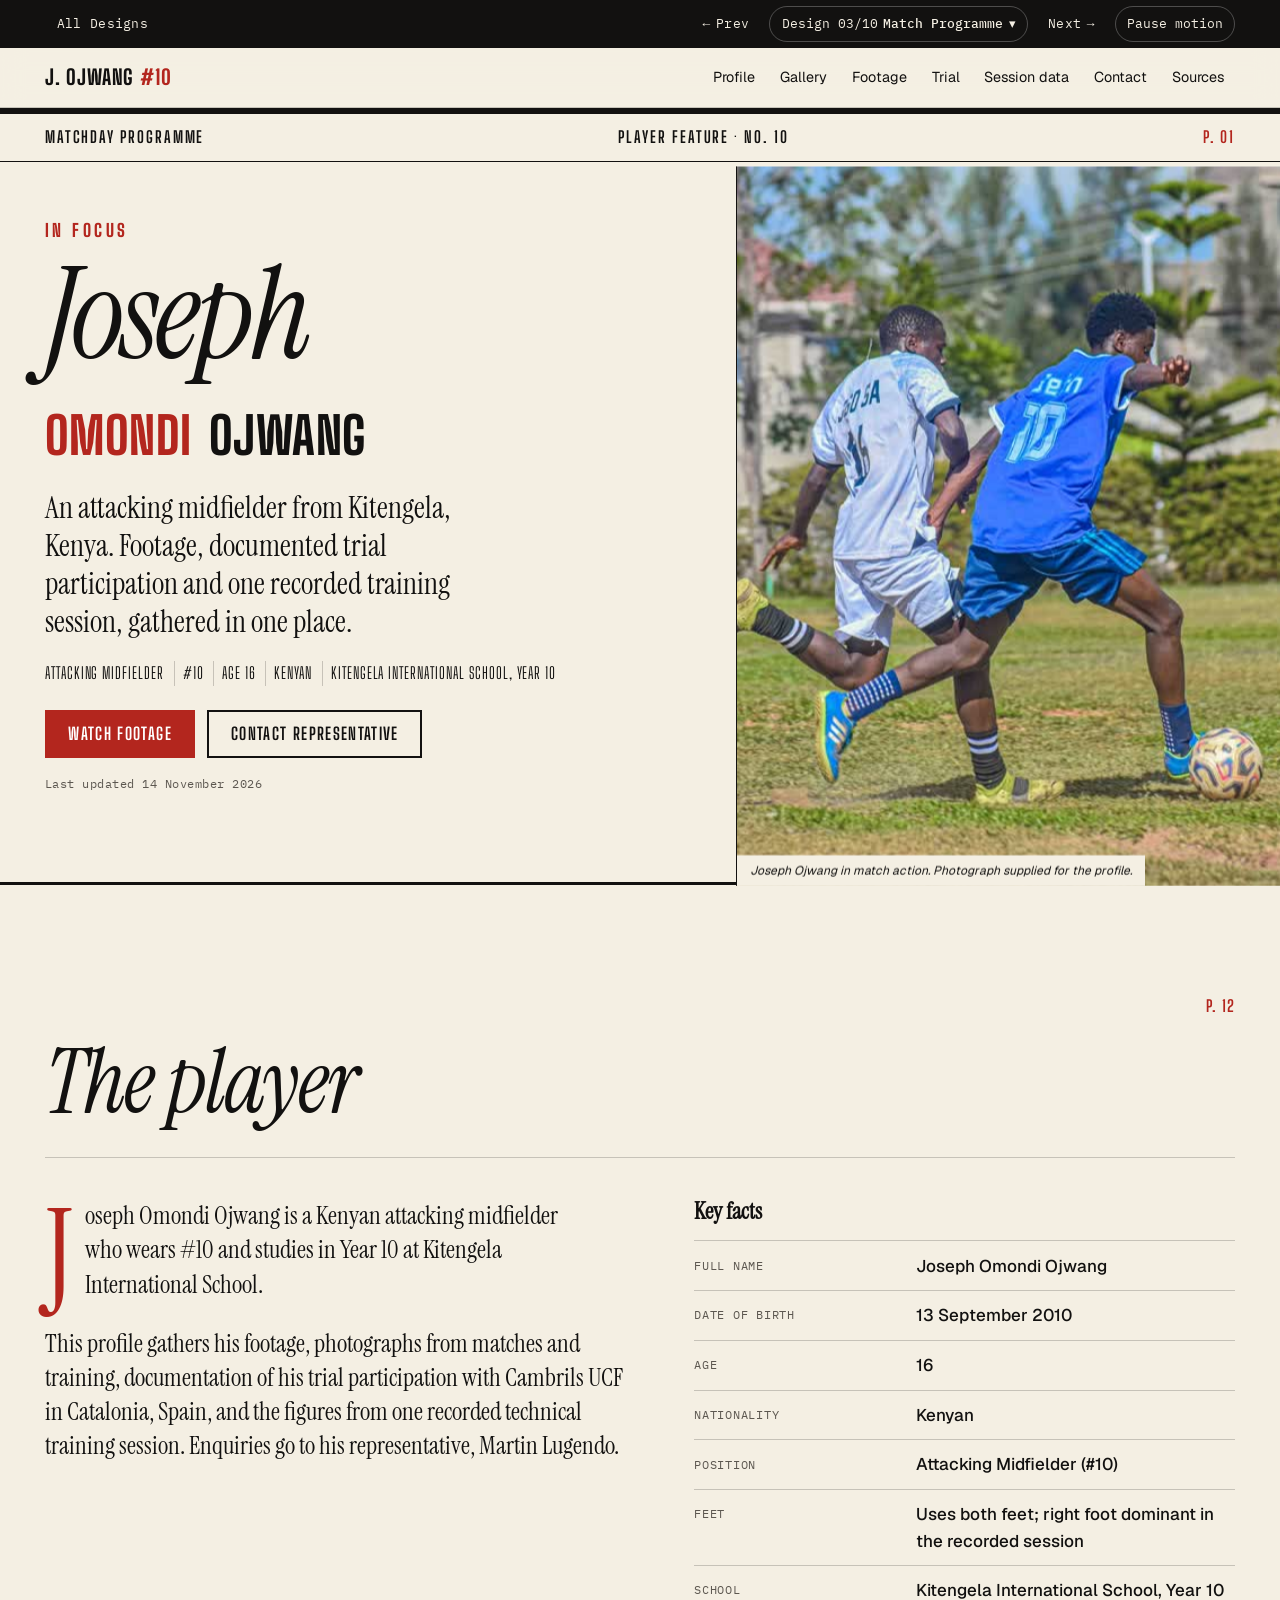
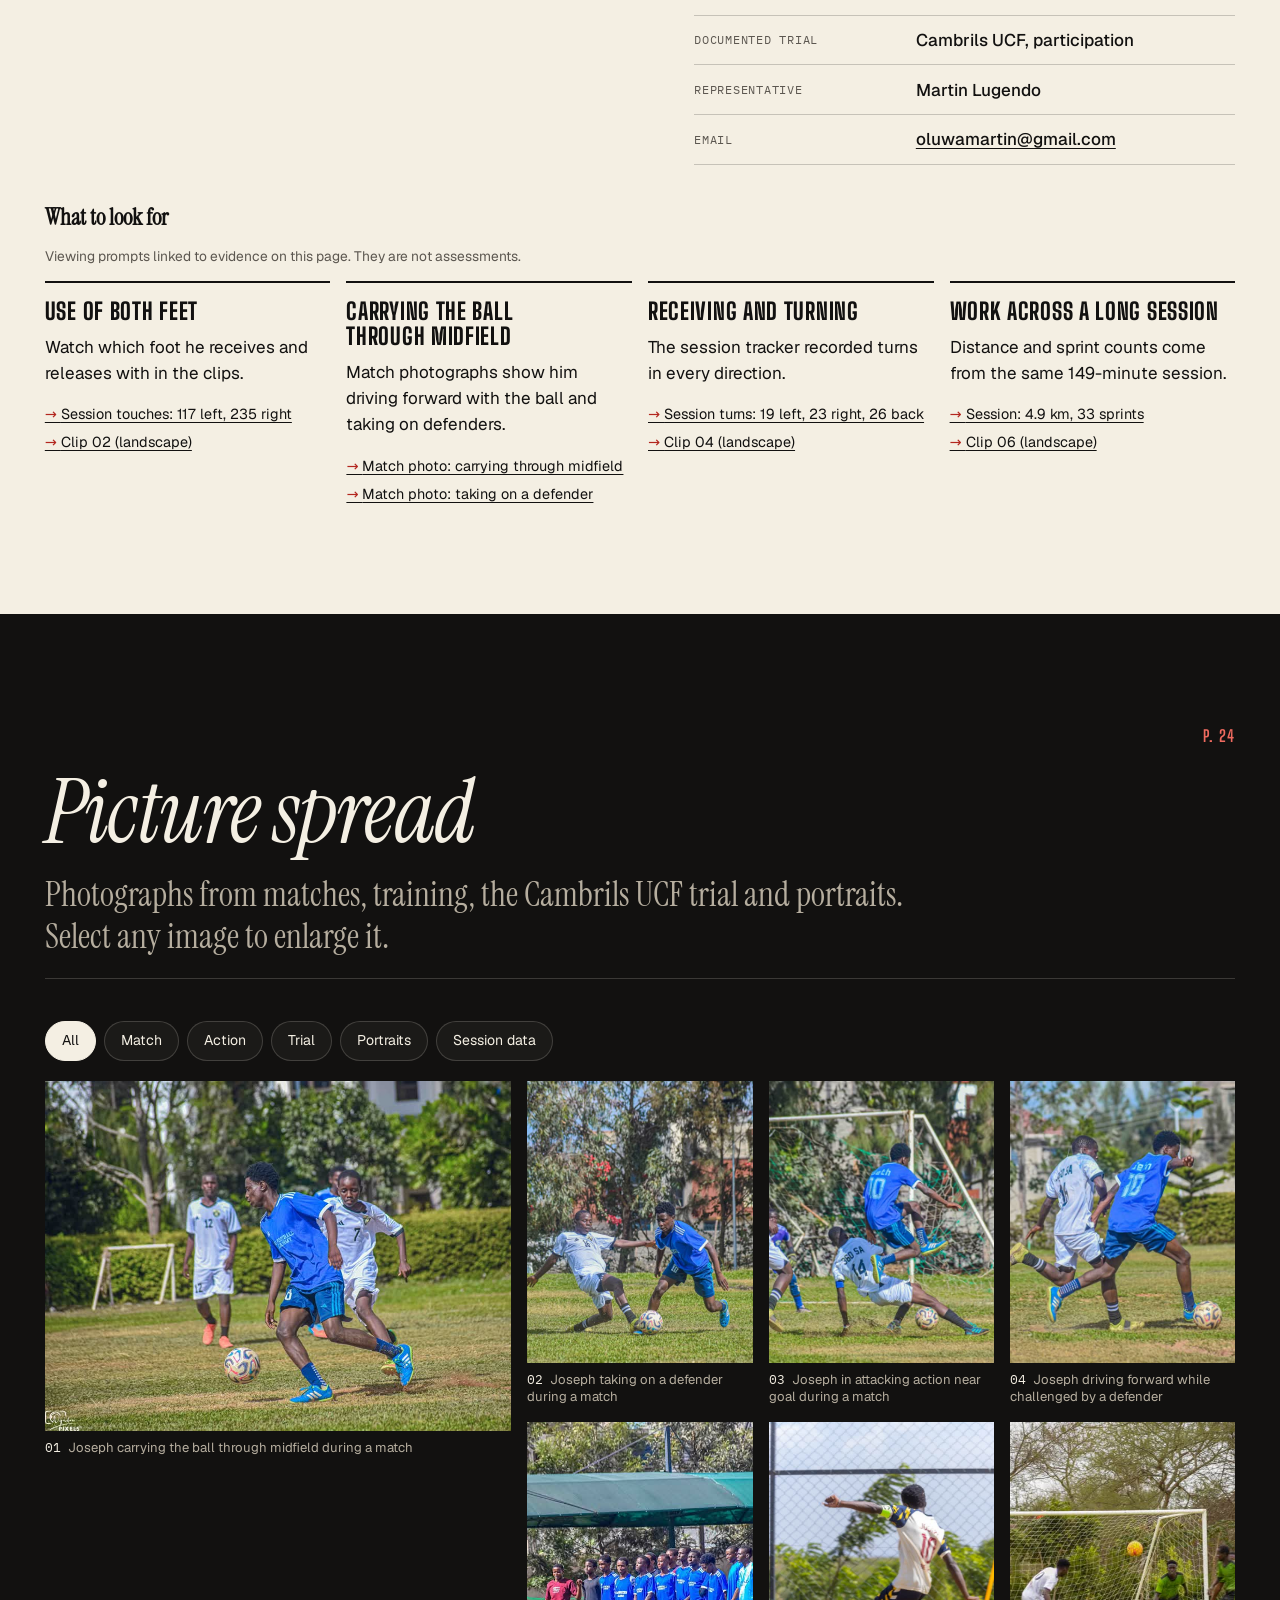
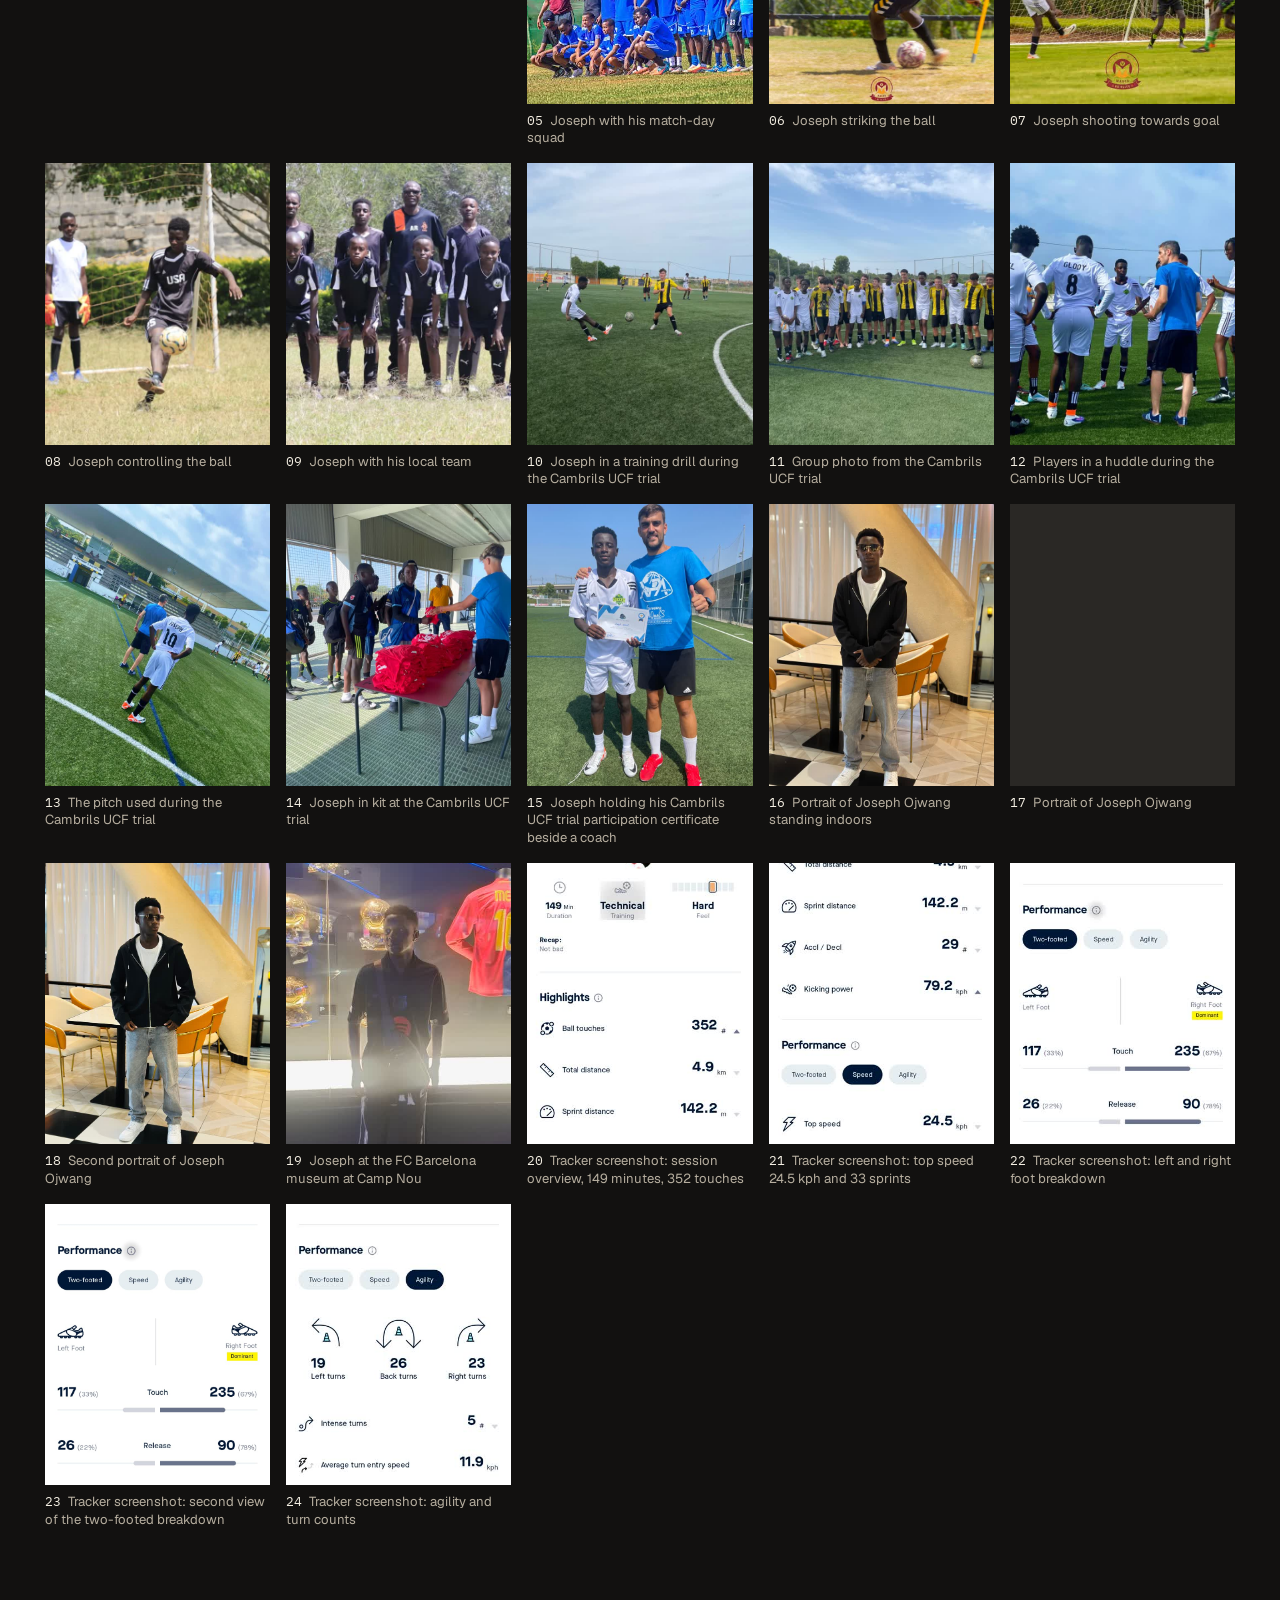
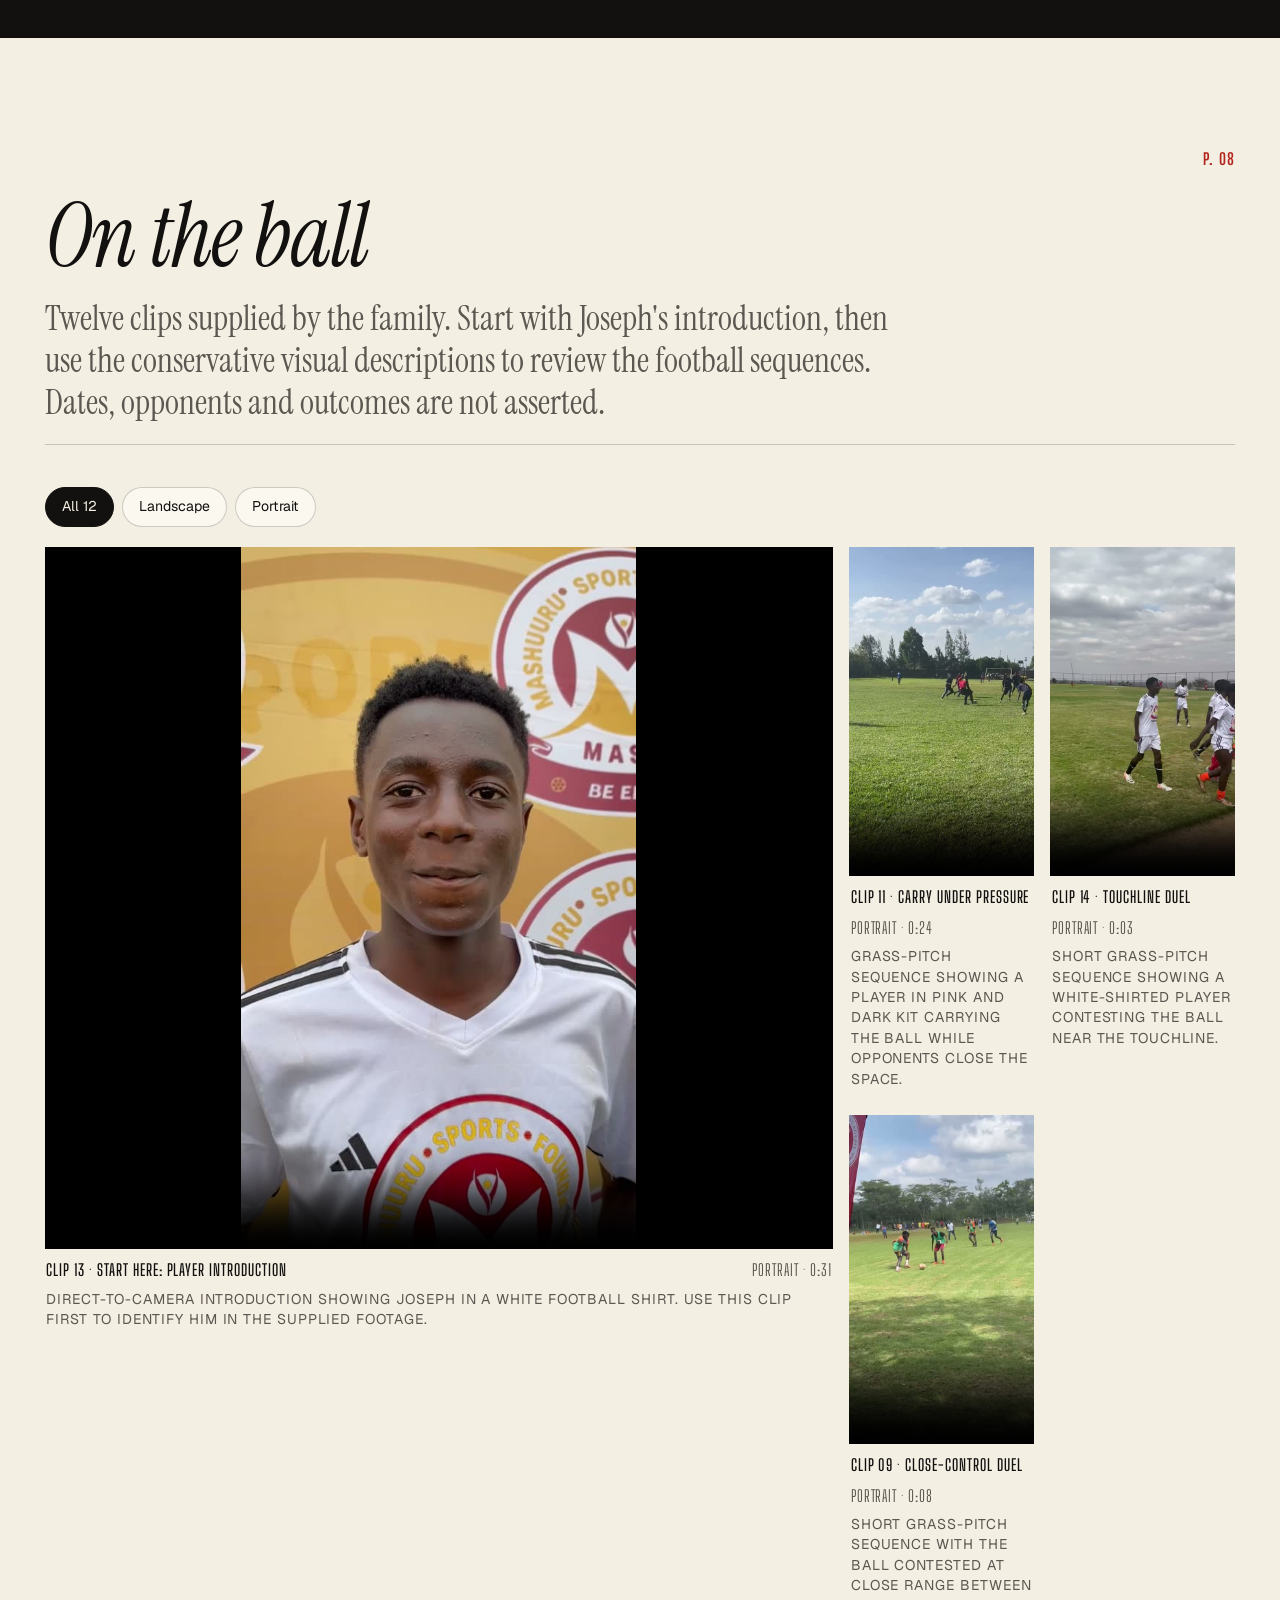
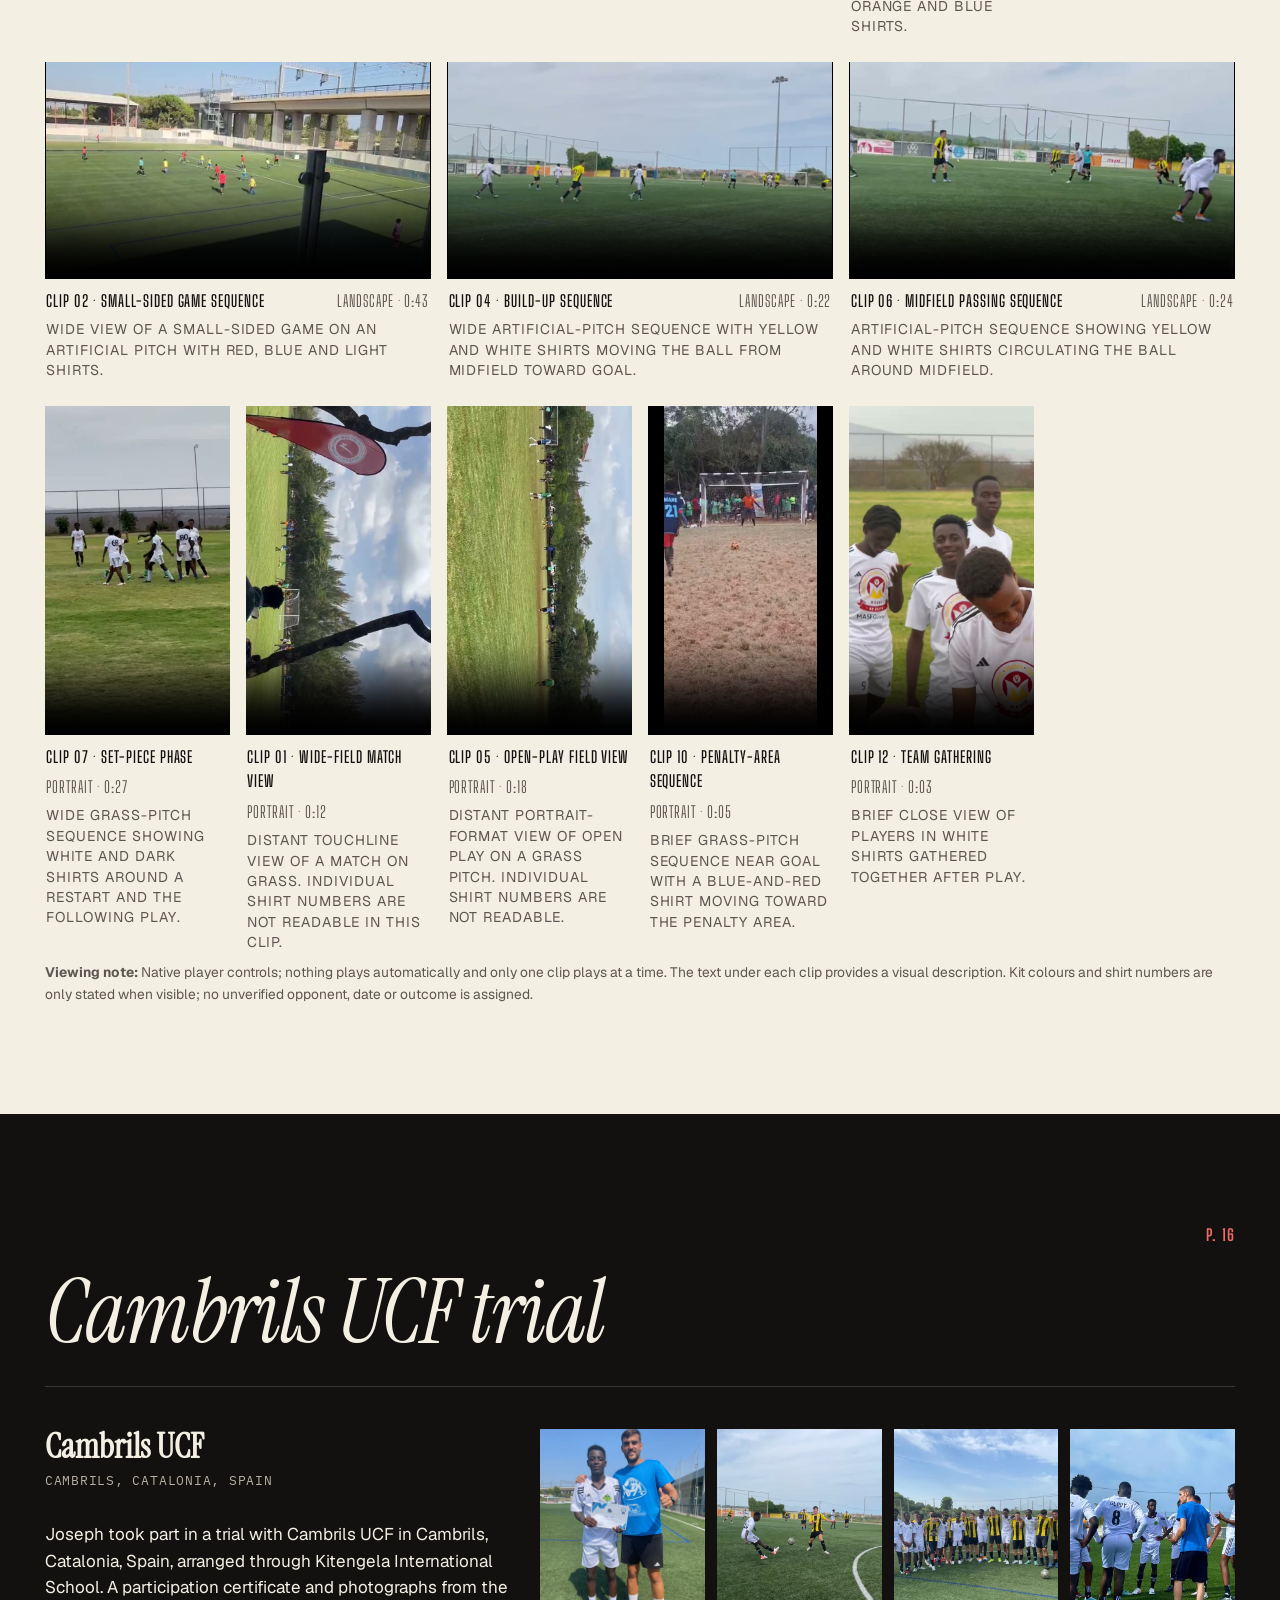
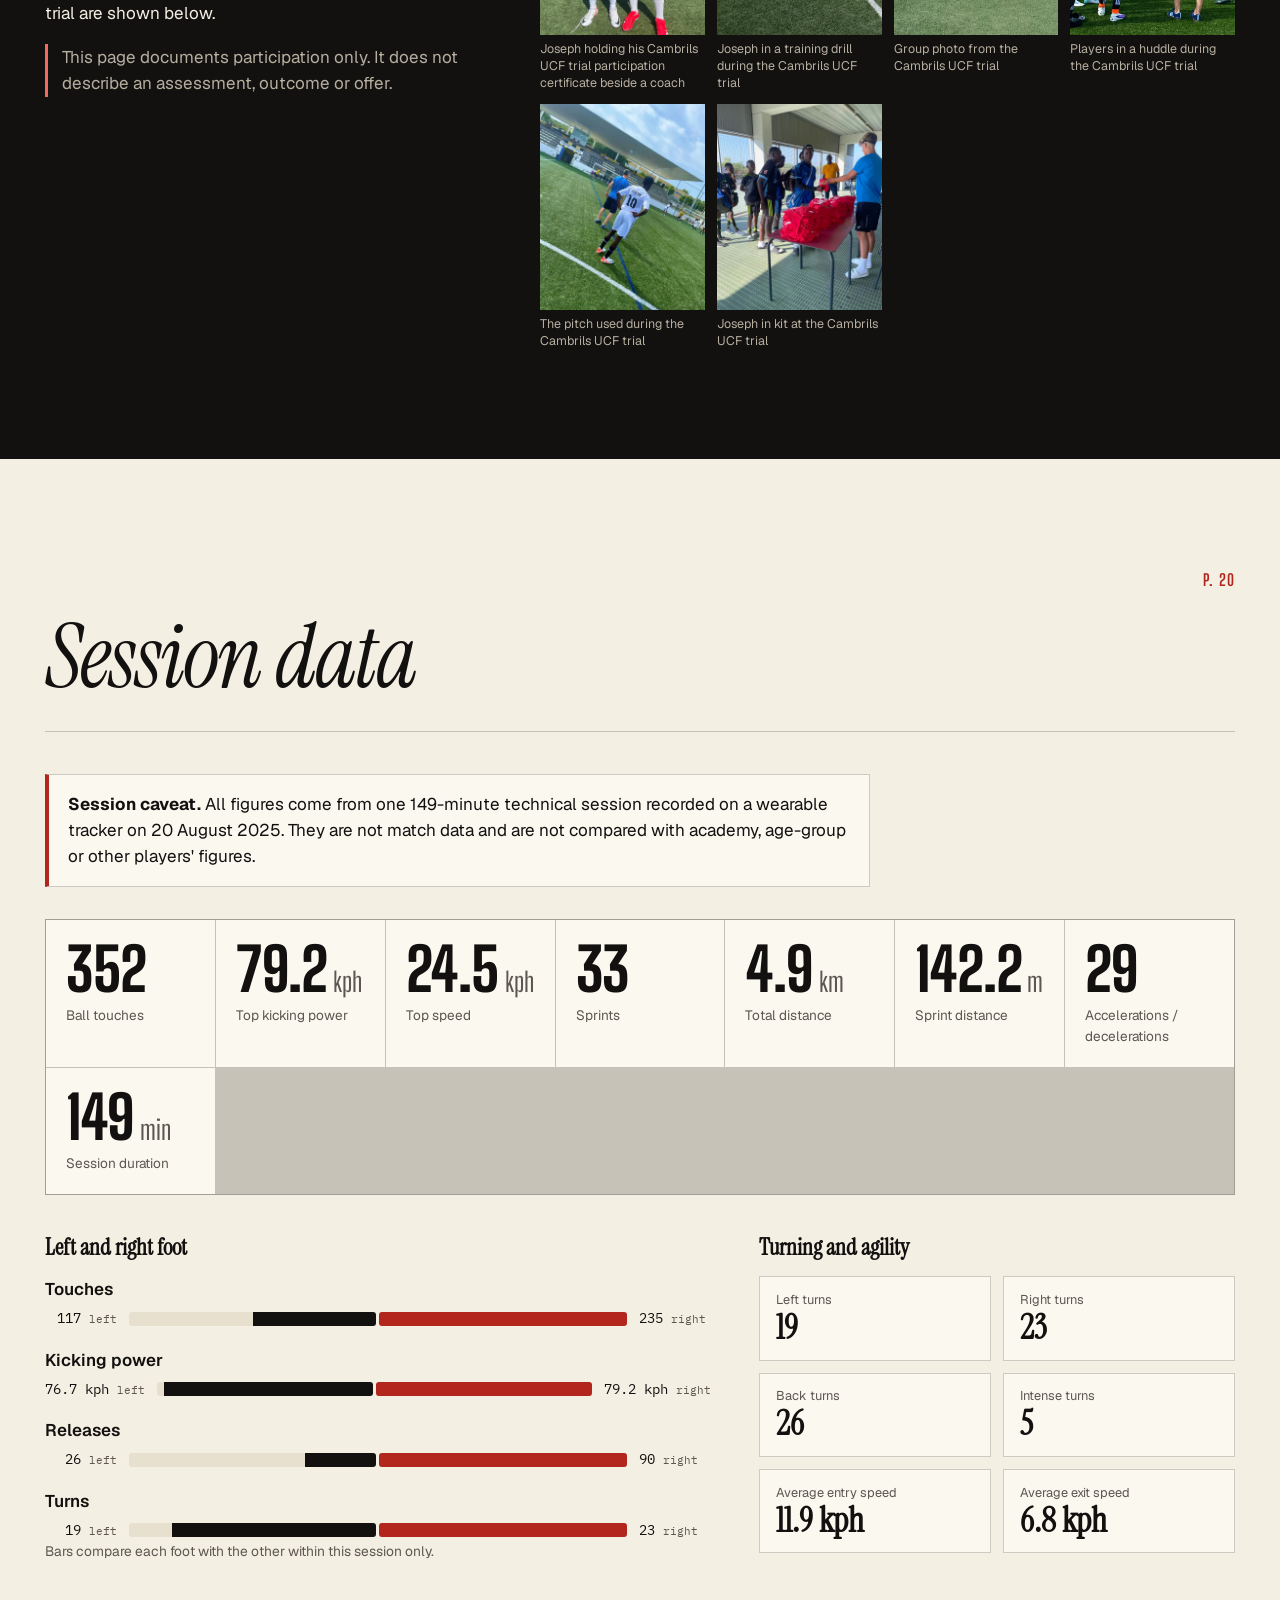
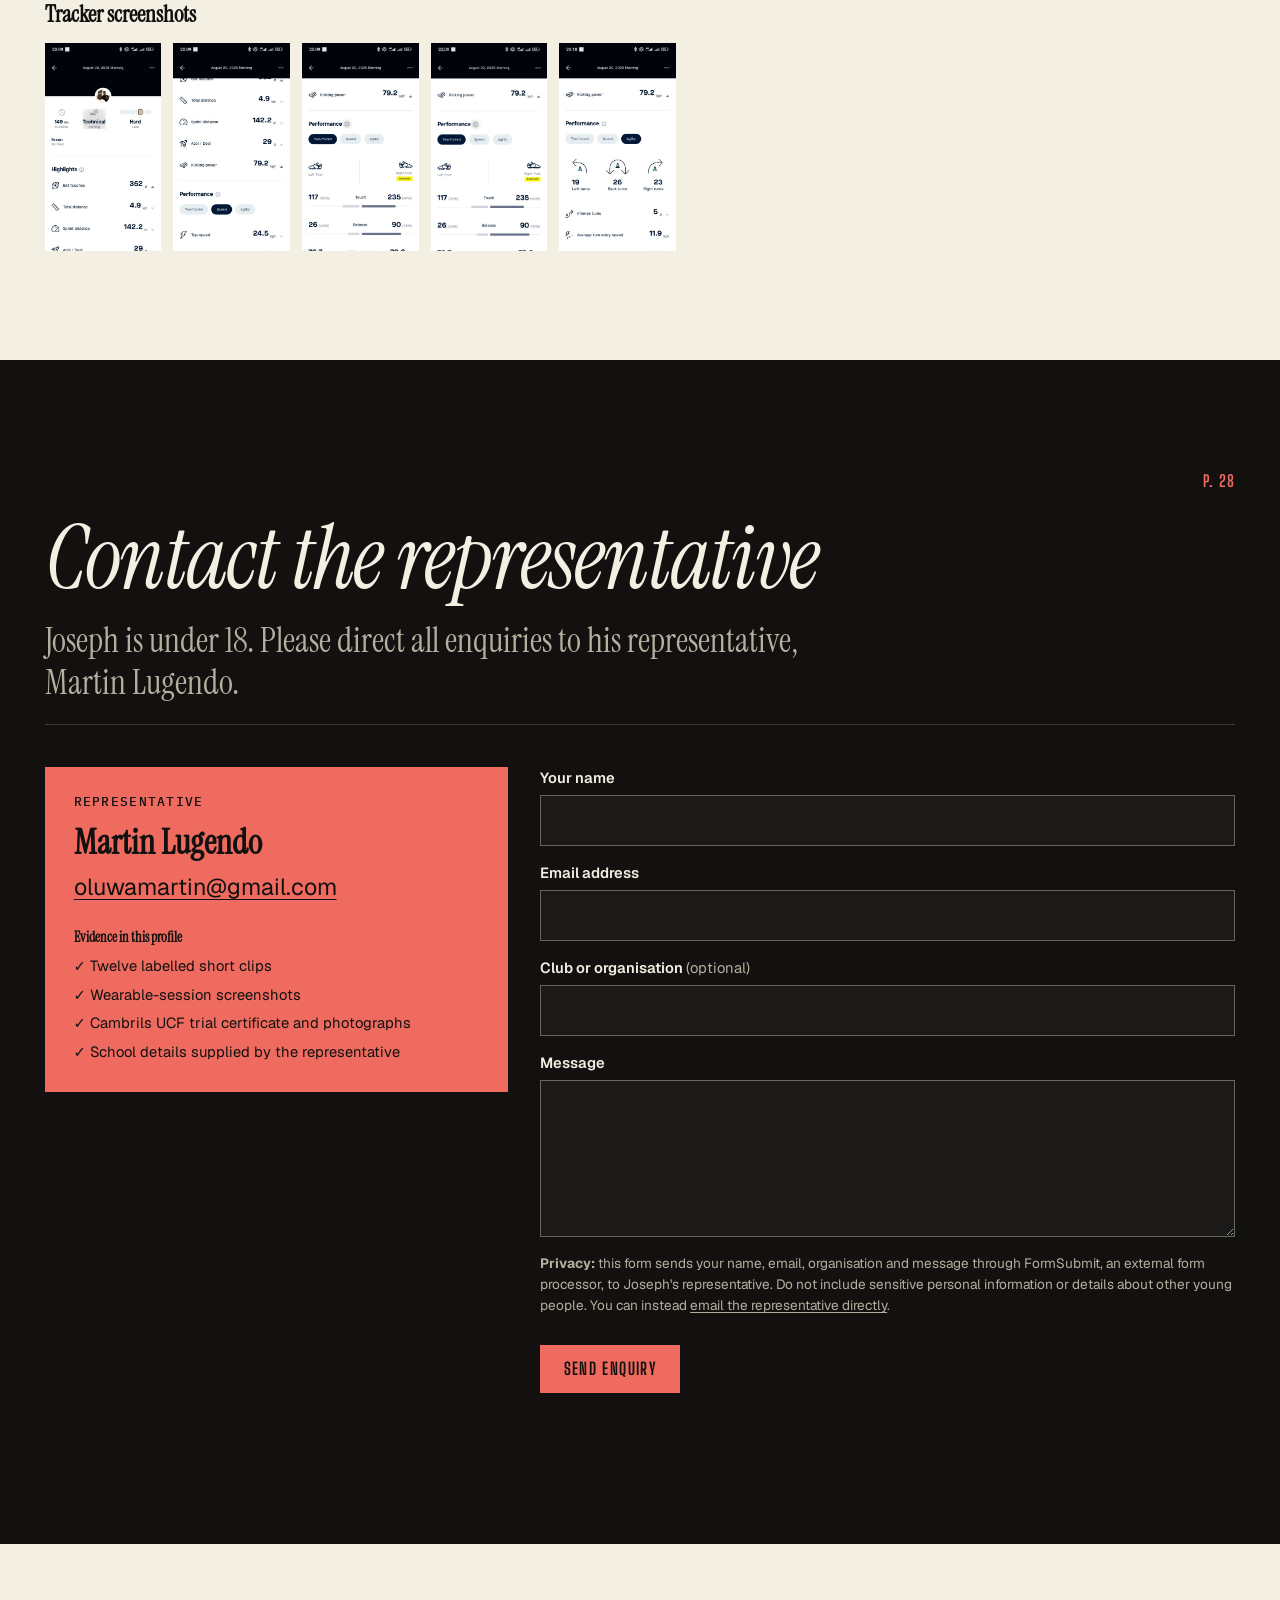
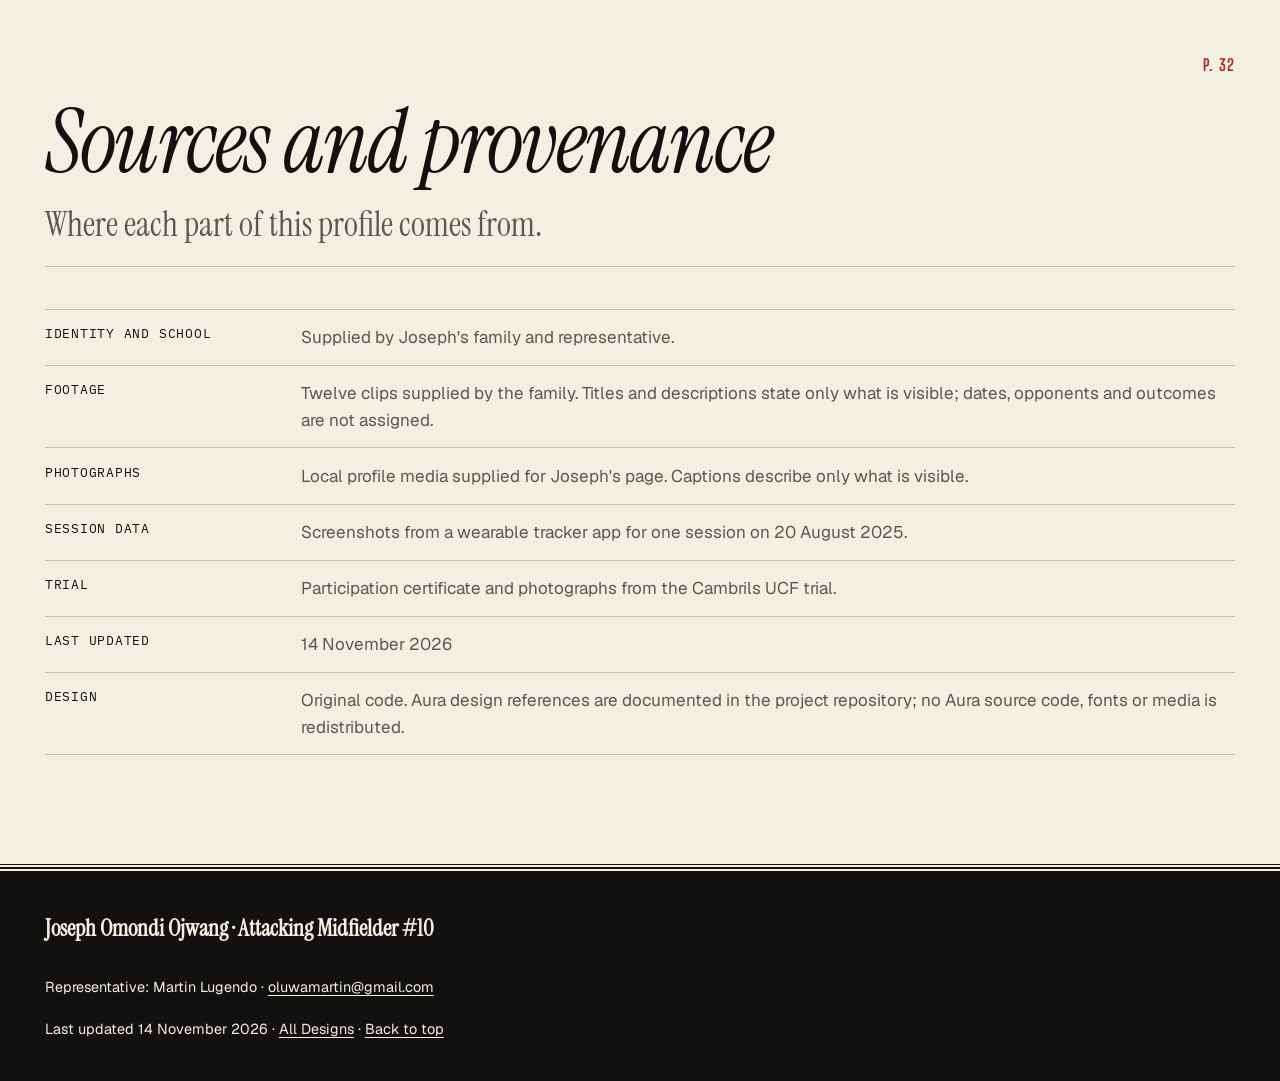
<file: 3/index.html>
<!doctype html>
<html lang="en" class="no-js">
<head>
<meta charset="utf-8">
<meta name="viewport" content="width=device-width, initial-scale=1">
<title>Joseph Omondi Ojwang · Attacking Midfielder #10 · Design 03 Match Programme</title>
<meta name="description" content="Joseph Omondi Ojwang, Kenyan attacking midfielder (#10), age 16. Footage, documented Cambrils UCF trial participation, session data and representative contact.">
<meta name="theme-color" content="#f4efe3">
<meta property="og:title" content="Joseph Omondi Ojwang · Attacking Midfielder #10 · Design 03 Match Programme">
<meta property="og:description" content="Joseph Omondi Ojwang, Kenyan attacking midfielder (#10), age 16. Footage, documented Cambrils UCF trial participation, session data and representative contact.">
<link rel="icon" href="/shared/favicon.svg" type="image/svg+xml">
<link rel="preload" href="/shared/fonts/instrument-serif.woff2" as="font" type="font/woff2" crossorigin><link rel="preload" href="/shared/fonts/big-shoulders-display-var.woff2" as="font" type="font/woff2" crossorigin>
<link rel="stylesheet" href="/shared/css/tokens.css"><link rel="stylesheet" href="/shared/css/base.css"><link rel="stylesheet" href="/shared/css/components.css"><link rel="stylesheet" href="/shared/css/motion.css"><link rel="stylesheet" href="/variations/03/variant.css">
<script>document.documentElement.classList.replace('no-js','js')</script>
<script src="/shared/js/app.js" defer></script>
</head>
<body class="profile v03" data-variant="03">
<a class="skip-link" href="#main">Skip to main content</a>
<div class="progress" aria-hidden="true"><span></span></div>
<nav class="design-bar" aria-label="Design variations"><a class="db-all" href="/">All Designs</a><a class="db-step" rel="prev" href="/2/" aria-label="Previous design: Floodlights"><span aria-hidden="true">←</span> <span class="db-step-t">Prev</span></a><div class="switcher"><button type="button" class="switcher-toggle" data-switcher-toggle aria-expanded="false" aria-controls="switcher-panel"><span class="sw-cur">Design 03/10</span> <span class="sw-curname">Match Programme</span> <span class="sw-short" aria-hidden="true">03/10</span> <span class="sw-caret" aria-hidden="true">▾</span></button><div class="switcher-panel" id="switcher-panel" hidden><p class="sw-head">Switch design · keeps your place</p><ul><li><a data-variant-link href="/1/"><span class="sw-n">01</span> <span class="sw-t">Scout Desk</span> <small>Recruitment dossier with a sticky index</small></a></li><li><a data-variant-link href="/2/"><span class="sw-n">02</span> <span class="sw-t">Floodlights</span> <small>Night broadcast with a footage queue</small></a></li><li><a data-variant-link href="/3/" aria-current="page"><span class="sw-n">03</span> <span class="sw-t">Match Programme</span> <small>Editorial matchday programme spreads</small></a></li><li><a data-variant-link href="/4/"><span class="sw-n">04</span> <span class="sw-t">Half-Space</span> <small>Tactical board linking traits to evidence</small></a></li><li><a data-variant-link href="/5/"><span class="sw-n">05</span> <span class="sw-t">Proof of Play</span> <small>Documentary archive and evidence timeline</small></a></li><li><a data-variant-link href="/6/"><span class="sw-n">06</span> <span class="sw-t">Bilateral</span> <small>Left and right, measured side by side</small></a></li><li><a data-variant-link href="/7/"><span class="sw-n">07</span> <span class="sw-t">The Number Ten</span> <small>Cinematic chapters around the #10</small></a></li><li><a data-variant-link href="/8/"><span class="sw-n">08</span> <span class="sw-t">Kitengela to Cambrils</span> <small>A geographic documentary of the places on record</small></a></li><li><a data-variant-link href="/9/"><span class="sw-n">09</span> <span class="sw-t">Frame by Frame</span> <small>Contact-sheet portfolio with media filters</small></a></li><li><a data-variant-link href="/10/"><span class="sw-n">10</span> <span class="sw-t">60-Second Scout</span> <small>Six-step executive briefing at your own pace</small></a></li></ul></div></div><a class="db-step" rel="next" href="/4/" aria-label="Next design: Half-Space"><span class="db-step-t">Next</span> <span aria-hidden="true">→</span></a><button type="button" class="motion-toggle" data-motion-toggle aria-pressed="false"><span class="mt-icon" aria-hidden="true"></span><span class="mt-label">Pause motion</span></button></nav>
<header class="site-header"><a class="brand" href="#overview">J. Ojwang <span>#10</span></a><button type="button" class="menu-toggle" data-menu-toggle aria-expanded="false" aria-controls="site-nav">Menu</button><nav class="site-nav" id="site-nav" aria-label="Sections"><ul><li><a href="#profile">Profile</a></li><li><a href="#gallery">Gallery</a></li><li><a href="#footage">Footage</a></li><li><a href="#trial">Trial</a></li><li><a href="#data">Session data</a></li><li><a href="#contact">Contact</a></li><li><a href="#provenance">Sources</a></li></ul></nav></header>
<main id="main" tabindex="-1">
<section id="overview" class="hero hero--programme" aria-labelledby="hero-title"><div class="prog-mast"><span>Matchday programme</span><span>Player feature · No. 10</span><span class="folio">p. 01</span></div><div class="prog-spread"><div class="prog-cover" data-reveal><p class="prog-kicker">In focus</p><h1 id="hero-title" class="prog-name"><span class="n-first">Joseph</span> <span class="n-middle">Omondi</span> <span class="n-last">Ojwang</span></h1><p class="prog-standfirst">An attacking midfielder from Kitengela, Kenya. Footage, documented trial participation and one recorded training session, gathered in one place.</p><p class="idline"><span>Attacking Midfielder</span> <span>#10</span> <span>Age 16</span> <span>Kenyan</span> <span>Kitengela International School, Year 10</span></p><div class="cta-row"><a class="btn btn--primary" href="#footage">Watch Footage</a><a class="btn btn--ghost" href="#contact">Contact Representative</a></div><p class="stamp"><time datetime="2026-11-14">Last updated 14 November 2026</time></p></div><figure class="prog-photo" data-parallax="0.05"><img class="hero-img" src="/assets/images/joseph-match-dribble-1.jpg" srcset="/assets/images/thumbs/joseph-match-dribble-1.jpg 900w, /assets/images/joseph-match-dribble-1.jpg 1342w" sizes="(max-width: 920px) 90vw, 40vw" width="1342" height="952" alt="Joseph driving forward while challenged by a defender" loading="eager" fetchpriority="high" decoding="async"><figcaption>Joseph Ojwang in match action. Photograph supplied for the profile.</figcaption></figure></div></section>
<section id="profile" class="sec sec--profile" aria-labelledby="profile-title"><div class="sec-inner"><header class="sec-head" data-reveal><p class="sec-kicker">p. 12</p><h2 id="profile-title">The player</h2></header><div class="profile-grid"><div class="profile-copy" data-reveal><p>Joseph Omondi Ojwang is a Kenyan attacking midfielder who wears #10 and studies in Year 10 at Kitengela International School.</p><p>This profile gathers his footage, photographs from matches and training, documentation of his trial participation with Cambrils UCF in Catalonia, Spain, and the figures from one recorded technical training session. Enquiries go to his representative, Martin Lugendo.</p></div><div class="profile-facts" data-reveal><h3>Key facts</h3><dl class="facts" data-canonical="facts"><div class="fact"><dt>Full name</dt><dd>Joseph Omondi Ojwang</dd></div><div class="fact"><dt>Date of birth</dt><dd>13 September 2010</dd></div><div class="fact"><dt>Age</dt><dd>16</dd></div><div class="fact"><dt>Nationality</dt><dd>Kenyan</dd></div><div class="fact"><dt>Position</dt><dd>Attacking Midfielder (#10)</dd></div><div class="fact"><dt>Feet</dt><dd>Uses both feet; right foot dominant in the recorded session</dd></div><div class="fact"><dt>School</dt><dd>Kitengela International School, Year 10</dd></div><div class="fact"><dt>Documented trial</dt><dd>Cambrils UCF, participation</dd></div><div class="fact"><dt>Representative</dt><dd>Martin Lugendo</dd></div><div class="fact"><dt>Email</dt><dd><a href="mailto:oluwamartin@gmail.com">oluwamartin@gmail.com</a></dd></div></dl></div></div><div class="traits-wrap"><h3>What to look for</h3><p class="fine">Viewing prompts linked to evidence on this page. They are not assessments.</p><ol class="traits" data-traits><li class="trait" data-trait="both-feet" data-reveal><h4>Use of both feet</h4><p>Watch which foot he receives and releases with in the clips.</p><ul class="evidence" aria-label="Evidence for use of both feet"><li><a href="#data">Session touches: 117 left, 235 right</a></li><li><a href="#clip-02">Clip 02 (landscape)</a></li></ul></li><li class="trait" data-trait="carrying" data-reveal><h4>Carrying the ball through midfield</h4><p>Match photographs show him driving forward with the ball and taking on defenders.</p><ul class="evidence" aria-label="Evidence for carrying the ball through midfield"><li><a href="#photo-joseph-match-carry">Match photo: carrying through midfield</a></li><li><a href="#photo-joseph-match-dribble-2">Match photo: taking on a defender</a></li></ul></li><li class="trait" data-trait="turning" data-reveal><h4>Receiving and turning</h4><p>The session tracker recorded turns in every direction.</p><ul class="evidence" aria-label="Evidence for receiving and turning"><li><a href="#data">Session turns: 19 left, 23 right, 26 back</a></li><li><a href="#clip-04">Clip 04 (landscape)</a></li></ul></li><li class="trait" data-trait="volume" data-reveal><h4>Work across a long session</h4><p>Distance and sprint counts come from the same 149-minute session.</p><ul class="evidence" aria-label="Evidence for work across a long session"><li><a href="#data">Session: 4.9 km, 33 sprints</a></li><li><a href="#clip-06">Clip 06 (landscape)</a></li></ul></li></ol></div></div></section>
<section id="gallery" class="sec sec--gallery" aria-labelledby="gallery-title"><div class="sec-inner"><header class="sec-head" data-reveal><p class="sec-kicker">p. 24</p><h2 id="gallery-title">Picture spread</h2><p class="lede">Photographs from matches, training, the Cambrils UCF trial and portraits. Select any image to enlarge it.</p></header><div class="chip-row" data-gallery-filters role="group" aria-label="Filter photographs" hidden><button type="button" class="chip" data-gallery-filter="all" aria-pressed="true">All</button><button type="button" class="chip" data-gallery-filter="match" aria-pressed="false">Match</button><button type="button" class="chip" data-gallery-filter="action" aria-pressed="false">Action</button><button type="button" class="chip" data-gallery-filter="trial" aria-pressed="false">Trial</button><button type="button" class="chip" data-gallery-filter="portrait" aria-pressed="false">Portraits</button><button type="button" class="chip" data-gallery-filter="data" aria-pressed="false">Session data</button></div><p class="fine" data-gallery-count aria-live="polite"></p><ul class="gallery-grid"><li class="g-item g-item--match" id="photo-joseph-match-carry" data-cat="match" data-reveal><a class="g-link" href="/assets/images/joseph-match-carry.jpg" data-lightbox="gallery" data-caption="Joseph carrying the ball through midfield during a match"><img src="/assets/images/thumbs/joseph-match-carry.jpg" width="900" height="676" alt="Joseph carrying the ball through midfield during a match" loading="lazy" decoding="async"><span class="g-cap"><span class="g-no">01</span> Joseph carrying the ball through midfield during a match</span></a></li><li class="g-item g-item--match" id="photo-joseph-match-dribble-2" data-cat="match" data-reveal><a class="g-link" href="/assets/images/joseph-match-dribble-2.jpg" data-lightbox="gallery" data-caption="Joseph taking on a defender during a match"><img src="/assets/images/thumbs/joseph-match-dribble-2.jpg" width="900" height="752" alt="Joseph taking on a defender during a match" loading="lazy" decoding="async"><span class="g-cap"><span class="g-no">02</span> Joseph taking on a defender during a match</span></a></li><li class="g-item g-item--match" id="photo-joseph-match-action" data-cat="match" data-reveal><a class="g-link" href="/assets/images/joseph-match-action.jpg" data-lightbox="gallery" data-caption="Joseph in attacking action near goal during a match"><img src="/assets/images/thumbs/joseph-match-action.jpg" width="900" height="654" alt="Joseph in attacking action near goal during a match" loading="lazy" decoding="async"><span class="g-cap"><span class="g-no">03</span> Joseph in attacking action near goal during a match</span></a></li><li class="g-item g-item--match" id="photo-joseph-match-dribble-1" data-cat="match" data-reveal><a class="g-link" href="/assets/images/joseph-match-dribble-1.jpg" data-lightbox="gallery" data-caption="Joseph driving forward while challenged by a defender"><img src="/assets/images/thumbs/joseph-match-dribble-1.jpg" width="900" height="638" alt="Joseph driving forward while challenged by a defender" loading="lazy" decoding="async"><span class="g-cap"><span class="g-no">04</span> Joseph driving forward while challenged by a defender</span></a></li><li class="g-item g-item--match" id="photo-joseph-team-photo" data-cat="match" data-reveal><a class="g-link" href="/assets/images/joseph-team-photo.jpg" data-lightbox="gallery" data-caption="Joseph with his match-day squad"><img src="/assets/images/thumbs/joseph-team-photo.jpg" width="750" height="500" alt="Joseph with his match-day squad" loading="lazy" decoding="async"><span class="g-cap"><span class="g-no">05</span> Joseph with his match-day squad</span></a></li><li class="g-item g-item--action" id="photo-action-kick" data-cat="action" data-reveal><a class="g-link" href="/assets/images/action-kick.jpeg" data-lightbox="gallery" data-caption="Joseph striking the ball"><img src="/assets/images/thumbs/action-kick.jpg" width="600" height="900" alt="Joseph striking the ball" loading="lazy" decoding="async"><span class="g-cap"><span class="g-no">06</span> Joseph striking the ball</span></a></li><li class="g-item g-item--action" id="photo-action-goal" data-cat="action" data-reveal><a class="g-link" href="/assets/images/action-goal.jpeg" data-lightbox="gallery" data-caption="Joseph shooting towards goal"><img src="/assets/images/thumbs/action-goal.jpg" width="900" height="506" alt="Joseph shooting towards goal" loading="lazy" decoding="async"><span class="g-cap"><span class="g-no">07</span> Joseph shooting towards goal</span></a></li><li class="g-item g-item--action" id="photo-action-control" data-cat="action" data-reveal><a class="g-link" href="/assets/images/action-control.jpeg" data-lightbox="gallery" data-caption="Joseph controlling the ball"><img src="/assets/images/thumbs/action-control.jpg" width="900" height="600" alt="Joseph controlling the ball" loading="lazy" decoding="async"><span class="g-cap"><span class="g-no">08</span> Joseph controlling the ball</span></a></li><li class="g-item g-item--action" id="photo-team-local" data-cat="action" data-reveal><a class="g-link" href="/assets/images/team-local.jpeg" data-lightbox="gallery" data-caption="Joseph with his local team"><img src="/assets/images/thumbs/team-local.jpg" width="900" height="600" alt="Joseph with his local team" loading="lazy" decoding="async"><span class="g-cap"><span class="g-no">09</span> Joseph with his local team</span></a></li><li class="g-item g-item--trial" id="photo-trial-action-1" data-cat="trial" data-reveal><a class="g-link" href="/assets/images/trial-action-1.jpeg" data-lightbox="gallery" data-caption="Joseph in a training drill during the Cambrils UCF trial"><img src="/assets/images/thumbs/trial-action-1.jpg" width="900" height="676" alt="Joseph in a training drill during the Cambrils UCF trial" loading="lazy" decoding="async"><span class="g-cap"><span class="g-no">10</span> Joseph in a training drill during the Cambrils UCF trial</span></a></li><li class="g-item g-item--trial" id="photo-trial-team" data-cat="trial" data-reveal><a class="g-link" href="/assets/images/trial-team.jpeg" data-lightbox="gallery" data-caption="Group photo from the Cambrils UCF trial"><img src="/assets/images/thumbs/trial-team.jpg" width="900" height="676" alt="Group photo from the Cambrils UCF trial" loading="lazy" decoding="async"><span class="g-cap"><span class="g-no">11</span> Group photo from the Cambrils UCF trial</span></a></li><li class="g-item g-item--trial" id="photo-trial-huddle" data-cat="trial" data-reveal><a class="g-link" href="/assets/images/trial-huddle.jpeg" data-lightbox="gallery" data-caption="Players in a huddle during the Cambrils UCF trial"><img src="/assets/images/thumbs/trial-huddle.jpg" width="900" height="676" alt="Players in a huddle during the Cambrils UCF trial" loading="lazy" decoding="async"><span class="g-cap"><span class="g-no">12</span> Players in a huddle during the Cambrils UCF trial</span></a></li><li class="g-item g-item--trial" id="photo-trial-pitch" data-cat="trial" data-reveal><a class="g-link" href="/assets/images/trial-pitch.jpeg" data-lightbox="gallery" data-caption="The pitch used during the Cambrils UCF trial"><img src="/assets/images/thumbs/trial-pitch.jpg" width="676" height="900" alt="The pitch used during the Cambrils UCF trial" loading="lazy" decoding="async"><span class="g-cap"><span class="g-no">13</span> The pitch used during the Cambrils UCF trial</span></a></li><li class="g-item g-item--trial" id="photo-trial-gear" data-cat="trial" data-reveal><a class="g-link" href="/assets/images/trial-gear.jpeg" data-lightbox="gallery" data-caption="Joseph in kit at the Cambrils UCF trial"><img src="/assets/images/thumbs/trial-gear.jpg" width="676" height="900" alt="Joseph in kit at the Cambrils UCF trial" loading="lazy" decoding="async"><span class="g-cap"><span class="g-no">14</span> Joseph in kit at the Cambrils UCF trial</span></a></li><li class="g-item g-item--trial" id="photo-trial-certificate" data-cat="trial" data-reveal><a class="g-link" href="/assets/images/trial-certificate.jpeg" data-lightbox="gallery" data-caption="Joseph holding his Cambrils UCF trial participation certificate beside a coach"><img src="/assets/images/thumbs/trial-certificate.jpg" width="676" height="900" alt="Joseph holding his Cambrils UCF trial participation certificate beside a coach" loading="lazy" decoding="async"><span class="g-cap"><span class="g-no">15</span> Joseph holding his Cambrils UCF trial participation certificate beside a coach</span></a></li><li class="g-item g-item--portrait" id="photo-hero-portrait" data-cat="portrait" data-reveal><a class="g-link" href="/assets/images/web/hero-portrait.jpg" data-lightbox="gallery" data-caption="Portrait of Joseph Ojwang standing indoors"><img src="/assets/images/thumbs/hero-portrait.jpg" width="676" height="900" alt="Portrait of Joseph Ojwang standing indoors" loading="lazy" decoding="async"><span class="g-cap"><span class="g-no">16</span> Portrait of Joseph Ojwang standing indoors</span></a></li><li class="g-item g-item--portrait" id="photo-portrait-1" data-cat="portrait" data-reveal><a class="g-link" href="/assets/images/web/portrait-1.jpg" data-lightbox="gallery" data-caption="Portrait of Joseph Ojwang"><img src="/assets/images/thumbs/portrait-1.jpg" width="676" height="900" alt="Portrait of Joseph Ojwang" loading="lazy" decoding="async"><span class="g-cap"><span class="g-no">17</span> Portrait of Joseph Ojwang</span></a></li><li class="g-item g-item--portrait" id="photo-portrait-2" data-cat="portrait" data-reveal><a class="g-link" href="/assets/images/web/portrait-2.jpg" data-lightbox="gallery" data-caption="Second portrait of Joseph Ojwang"><img src="/assets/images/thumbs/portrait-2.jpg" width="676" height="900" alt="Second portrait of Joseph Ojwang" loading="lazy" decoding="async"><span class="g-cap"><span class="g-no">18</span> Second portrait of Joseph Ojwang</span></a></li><li class="g-item g-item--portrait" id="photo-campnou" data-cat="portrait" data-reveal><a class="g-link" href="/assets/images/campnou.jpeg" data-lightbox="gallery" data-caption="Joseph at the FC Barcelona museum at Camp Nou"><img src="/assets/images/thumbs/campnou.jpg" width="416" height="900" alt="Joseph at the FC Barcelona museum at Camp Nou" loading="lazy" decoding="async"><span class="g-cap"><span class="g-no">19</span> Joseph at the FC Barcelona museum at Camp Nou</span></a></li><li class="g-item g-item--data" id="photo-stats-overview" data-cat="data" data-reveal><a class="g-link" href="/assets/images/stats-overview.jpeg" data-lightbox="gallery" data-caption="Tracker screenshot: session overview, 149 minutes, 352 touches"><img src="/assets/images/thumbs/stats-overview.jpg" width="406" height="900" alt="Tracker screenshot: session overview, 149 minutes, 352 touches" loading="lazy" decoding="async"><span class="g-cap"><span class="g-no">20</span> Tracker screenshot: session overview, 149 minutes, 352 touches</span></a></li><li class="g-item g-item--data" id="photo-stats-speed" data-cat="data" data-reveal><a class="g-link" href="/assets/images/stats-speed.jpeg" data-lightbox="gallery" data-caption="Tracker screenshot: top speed 24.5 kph and 33 sprints"><img src="/assets/images/thumbs/stats-speed.jpg" width="406" height="900" alt="Tracker screenshot: top speed 24.5 kph and 33 sprints" loading="lazy" decoding="async"><span class="g-cap"><span class="g-no">21</span> Tracker screenshot: top speed 24.5 kph and 33 sprints</span></a></li><li class="g-item g-item--data" id="photo-stats-twofooted" data-cat="data" data-reveal><a class="g-link" href="/assets/images/stats-twofooted.jpeg" data-lightbox="gallery" data-caption="Tracker screenshot: left and right foot breakdown"><img src="/assets/images/thumbs/stats-twofooted.jpg" width="406" height="900" alt="Tracker screenshot: left and right foot breakdown" loading="lazy" decoding="async"><span class="g-cap"><span class="g-no">22</span> Tracker screenshot: left and right foot breakdown</span></a></li><li class="g-item g-item--data" id="photo-stats-twofeet" data-cat="data" data-reveal><a class="g-link" href="/assets/images/stats-twofeet.jpeg" data-lightbox="gallery" data-caption="Tracker screenshot: second view of the two-footed breakdown"><img src="/assets/images/stats-twofeet.jpeg" width="720" height="1600" alt="Tracker screenshot: second view of the two-footed breakdown" loading="lazy" decoding="async"><span class="g-cap"><span class="g-no">23</span> Tracker screenshot: second view of the two-footed breakdown</span></a></li><li class="g-item g-item--data" id="photo-stats-agility" data-cat="data" data-reveal><a class="g-link" href="/assets/images/stats-agility.jpeg" data-lightbox="gallery" data-caption="Tracker screenshot: agility and turn counts"><img src="/assets/images/thumbs/stats-agility.jpg" width="406" height="900" alt="Tracker screenshot: agility and turn counts" loading="lazy" decoding="async"><span class="g-cap"><span class="g-no">24</span> Tracker screenshot: agility and turn counts</span></a></li></ul></div></section>
<section id="footage" class="sec sec--footage" aria-labelledby="footage-title"><div class="sec-inner"><header class="sec-head" data-reveal><p class="sec-kicker">p. 08</p><h2 id="footage-title">On the ball</h2><p class="lede">Twelve clips supplied by the family. Start with Joseph&#x27;s introduction, then use the conservative visual descriptions to review the football sequences. Dates, opponents and outcomes are not asserted.</p></header><div class="chip-row" data-clip-filters role="group" aria-label="Filter clips by orientation" hidden><button type="button" class="chip" data-clip-filter="all" aria-pressed="true">All 12</button><button type="button" class="chip" data-clip-filter="landscape" aria-pressed="false">Landscape</button><button type="button" class="chip" data-clip-filter="portrait" aria-pressed="false">Portrait</button></div><ol class="clip-list"><li class="clip clip--portrait clip--featured" id="clip-13" data-orientation="portrait" data-reveal><figure class="clip-fig"><div class="clip-frame"><video controls preload="none" playsinline poster="/assets/posters/highlight-13.jpg" width="540" height="960" aria-describedby="clip-13-label"><source src="/assets/videos/highlight-13.mp4" type="video/mp4"><a href="/assets/videos/highlight-13.mp4">Download clip 13</a></video></div><figcaption class="clip-cap" id="clip-13-label" data-clip-label><span class="clip-no">Clip 13 · Start here: player introduction</span> <span class="clip-meta">Portrait · 0:31</span><span class="clip-desc">Direct-to-camera introduction showing Joseph in a white football shirt. Use this clip first to identify him in the supplied footage.</span></figcaption></figure></li><li class="clip clip--portrait" id="clip-11" data-orientation="portrait" data-reveal><figure class="clip-fig"><div class="clip-frame"><video controls preload="none" playsinline poster="/assets/posters/highlight-11.jpg" width="540" height="960" aria-describedby="clip-11-label"><source src="/assets/videos/highlight-11.mp4" type="video/mp4"><a href="/assets/videos/highlight-11.mp4">Download clip 11</a></video></div><figcaption class="clip-cap" id="clip-11-label" data-clip-label><span class="clip-no">Clip 11 · Carry under pressure</span> <span class="clip-meta">Portrait · 0:24</span><span class="clip-desc">Grass-pitch sequence showing a player in pink and dark kit carrying the ball while opponents close the space.</span></figcaption></figure></li><li class="clip clip--portrait" id="clip-14" data-orientation="portrait" data-reveal><figure class="clip-fig"><div class="clip-frame"><video controls preload="none" playsinline poster="/assets/posters/highlight-14.jpg" width="540" height="960" aria-describedby="clip-14-label"><source src="/assets/videos/highlight-14.mp4" type="video/mp4"><a href="/assets/videos/highlight-14.mp4">Download clip 14</a></video></div><figcaption class="clip-cap" id="clip-14-label" data-clip-label><span class="clip-no">Clip 14 · Touchline duel</span> <span class="clip-meta">Portrait · 0:03</span><span class="clip-desc">Short grass-pitch sequence showing a white-shirted player contesting the ball near the touchline.</span></figcaption></figure></li><li class="clip clip--portrait" id="clip-09" data-orientation="portrait" data-reveal><figure class="clip-fig"><div class="clip-frame"><video controls preload="none" playsinline poster="/assets/posters/highlight-09.jpg" width="540" height="960" aria-describedby="clip-09-label"><source src="/assets/videos/highlight-09.mp4" type="video/mp4"><a href="/assets/videos/highlight-09.mp4">Download clip 09</a></video></div><figcaption class="clip-cap" id="clip-09-label" data-clip-label><span class="clip-no">Clip 09 · Close-control duel</span> <span class="clip-meta">Portrait · 0:08</span><span class="clip-desc">Short grass-pitch sequence with the ball contested at close range between orange and blue shirts.</span></figcaption></figure></li><li class="clip clip--landscape" id="clip-02" data-orientation="landscape" data-reveal><figure class="clip-fig"><div class="clip-frame"><video controls preload="none" playsinline poster="/assets/posters/highlight-02.jpg" width="960" height="542" data-default aria-describedby="clip-02-label"><source src="/assets/videos/highlight-02.mp4" type="video/mp4"><a href="/assets/videos/highlight-02.mp4">Download clip 02</a></video></div><figcaption class="clip-cap" id="clip-02-label" data-clip-label><span class="clip-no">Clip 02 · Small-sided game sequence</span> <span class="clip-meta">Landscape · 0:43</span><span class="clip-desc">Wide view of a small-sided game on an artificial pitch with red, blue and light shirts.</span></figcaption></figure></li><li class="clip clip--landscape" id="clip-04" data-orientation="landscape" data-reveal><figure class="clip-fig"><div class="clip-frame"><video controls preload="none" playsinline poster="/assets/posters/highlight-04.jpg" width="960" height="544" aria-describedby="clip-04-label"><source src="/assets/videos/highlight-04.mp4" type="video/mp4"><a href="/assets/videos/highlight-04.mp4">Download clip 04</a></video></div><figcaption class="clip-cap" id="clip-04-label" data-clip-label><span class="clip-no">Clip 04 · Build-up sequence</span> <span class="clip-meta">Landscape · 0:22</span><span class="clip-desc">Wide artificial-pitch sequence with yellow and white shirts moving the ball from midfield toward goal.</span></figcaption></figure></li><li class="clip clip--landscape" id="clip-06" data-orientation="landscape" data-reveal><figure class="clip-fig"><div class="clip-frame"><video controls preload="none" playsinline poster="/assets/posters/highlight-06.jpg" width="960" height="544" aria-describedby="clip-06-label"><source src="/assets/videos/highlight-06.mp4" type="video/mp4"><a href="/assets/videos/highlight-06.mp4">Download clip 06</a></video></div><figcaption class="clip-cap" id="clip-06-label" data-clip-label><span class="clip-no">Clip 06 · Midfield passing sequence</span> <span class="clip-meta">Landscape · 0:24</span><span class="clip-desc">Artificial-pitch sequence showing yellow and white shirts circulating the ball around midfield.</span></figcaption></figure></li><li class="clip clip--portrait" id="clip-07" data-orientation="portrait" data-reveal><figure class="clip-fig"><div class="clip-frame"><video controls preload="none" playsinline poster="/assets/posters/highlight-07.jpg" width="540" height="960" aria-describedby="clip-07-label"><source src="/assets/videos/highlight-07.mp4" type="video/mp4"><a href="/assets/videos/highlight-07.mp4">Download clip 07</a></video></div><figcaption class="clip-cap" id="clip-07-label" data-clip-label><span class="clip-no">Clip 07 · Set-piece phase</span> <span class="clip-meta">Portrait · 0:27</span><span class="clip-desc">Wide grass-pitch sequence showing white and dark shirts around a restart and the following play.</span></figcaption></figure></li><li class="clip clip--portrait" id="clip-01" data-orientation="portrait" data-reveal><figure class="clip-fig"><div class="clip-frame"><video controls preload="none" playsinline poster="/assets/posters/highlight-01.jpg" width="540" height="960" aria-describedby="clip-01-label"><source src="/assets/videos/highlight-01.mp4" type="video/mp4"><a href="/assets/videos/highlight-01.mp4">Download clip 01</a></video></div><figcaption class="clip-cap" id="clip-01-label" data-clip-label><span class="clip-no">Clip 01 · Wide-field match view</span> <span class="clip-meta">Portrait · 0:12</span><span class="clip-desc">Distant touchline view of a match on grass. Individual shirt numbers are not readable in this clip.</span></figcaption></figure></li><li class="clip clip--portrait" id="clip-05" data-orientation="portrait" data-reveal><figure class="clip-fig"><div class="clip-frame"><video controls preload="none" playsinline poster="/assets/posters/highlight-05.jpg" width="540" height="960" aria-describedby="clip-05-label"><source src="/assets/videos/highlight-05.mp4" type="video/mp4"><a href="/assets/videos/highlight-05.mp4">Download clip 05</a></video></div><figcaption class="clip-cap" id="clip-05-label" data-clip-label><span class="clip-no">Clip 05 · Open-play field view</span> <span class="clip-meta">Portrait · 0:18</span><span class="clip-desc">Distant portrait-format view of open play on a grass pitch. Individual shirt numbers are not readable.</span></figcaption></figure></li><li class="clip clip--portrait" id="clip-10" data-orientation="portrait" data-reveal><figure class="clip-fig"><div class="clip-frame"><video controls preload="none" playsinline poster="/assets/posters/highlight-10.jpg" width="444" height="960" aria-describedby="clip-10-label"><source src="/assets/videos/highlight-10.mp4" type="video/mp4"><a href="/assets/videos/highlight-10.mp4">Download clip 10</a></video></div><figcaption class="clip-cap" id="clip-10-label" data-clip-label><span class="clip-no">Clip 10 · Penalty-area sequence</span> <span class="clip-meta">Portrait · 0:05</span><span class="clip-desc">Brief grass-pitch sequence near goal with a blue-and-red shirt moving toward the penalty area.</span></figcaption></figure></li><li class="clip clip--portrait" id="clip-12" data-orientation="portrait" data-reveal><figure class="clip-fig"><div class="clip-frame"><video controls preload="none" playsinline poster="/assets/posters/highlight-12.jpg" width="540" height="960" aria-describedby="clip-12-label"><source src="/assets/videos/highlight-12.mp4" type="video/mp4"><a href="/assets/videos/highlight-12.mp4">Download clip 12</a></video></div><figcaption class="clip-cap" id="clip-12-label" data-clip-label><span class="clip-no">Clip 12 · Team gathering</span> <span class="clip-meta">Portrait · 0:03</span><span class="clip-desc">Brief close view of players in white shirts gathered together after play.</span></figcaption></figure></li></ol><p class="fine"><strong>Viewing note:</strong> Native player controls; nothing plays automatically and only one clip plays at a time. The text under each clip provides a visual description. Kit colours and shirt numbers are only stated when visible; no unverified opponent, date or outcome is assigned.</p></div></section>
<section id="trial" class="sec sec--trial" aria-labelledby="trial-title"><div class="sec-inner"><header class="sec-head" data-reveal><p class="sec-kicker">p. 16</p><h2 id="trial-title">Cambrils UCF trial</h2></header><div class="trial-grid"><div class="trial-copy" data-reveal><p class="trial-club">Cambrils UCF <span>Cambrils, Catalonia, Spain</span></p><p>Joseph took part in a trial with Cambrils UCF in Cambrils, Catalonia, Spain, arranged through Kitengela International School. A participation certificate and photographs from the trial are shown below.</p><p class="note">This page documents participation only. It does not describe an assessment, outcome or offer.</p></div><ul class="trial-media"><li class="trial-item" data-reveal><a class="lb-link" href="/assets/images/trial-certificate.jpeg" data-lightbox="trial" data-caption="Joseph holding his Cambrils UCF trial participation certificate beside a coach"><img src="/assets/images/thumbs/trial-certificate.jpg" width="676" height="900" alt="Joseph holding his Cambrils UCF trial participation certificate beside a coach" loading="lazy" decoding="async"><span class="cap">Joseph holding his Cambrils UCF trial participation certificate beside a coach</span></a></li><li class="trial-item" data-reveal><a class="lb-link" href="/assets/images/trial-action-1.jpeg" data-lightbox="trial" data-caption="Joseph in a training drill during the Cambrils UCF trial"><img src="/assets/images/thumbs/trial-action-1.jpg" width="900" height="676" alt="Joseph in a training drill during the Cambrils UCF trial" loading="lazy" decoding="async"><span class="cap">Joseph in a training drill during the Cambrils UCF trial</span></a></li><li class="trial-item" data-reveal><a class="lb-link" href="/assets/images/trial-team.jpeg" data-lightbox="trial" data-caption="Group photo from the Cambrils UCF trial"><img src="/assets/images/thumbs/trial-team.jpg" width="900" height="676" alt="Group photo from the Cambrils UCF trial" loading="lazy" decoding="async"><span class="cap">Group photo from the Cambrils UCF trial</span></a></li><li class="trial-item" data-reveal><a class="lb-link" href="/assets/images/trial-huddle.jpeg" data-lightbox="trial" data-caption="Players in a huddle during the Cambrils UCF trial"><img src="/assets/images/thumbs/trial-huddle.jpg" width="900" height="676" alt="Players in a huddle during the Cambrils UCF trial" loading="lazy" decoding="async"><span class="cap">Players in a huddle during the Cambrils UCF trial</span></a></li><li class="trial-item" data-reveal><a class="lb-link" href="/assets/images/trial-pitch.jpeg" data-lightbox="trial" data-caption="The pitch used during the Cambrils UCF trial"><img src="/assets/images/thumbs/trial-pitch.jpg" width="676" height="900" alt="The pitch used during the Cambrils UCF trial" loading="lazy" decoding="async"><span class="cap">The pitch used during the Cambrils UCF trial</span></a></li><li class="trial-item" data-reveal><a class="lb-link" href="/assets/images/trial-gear.jpeg" data-lightbox="trial" data-caption="Joseph in kit at the Cambrils UCF trial"><img src="/assets/images/thumbs/trial-gear.jpg" width="676" height="900" alt="Joseph in kit at the Cambrils UCF trial" loading="lazy" decoding="async"><span class="cap">Joseph in kit at the Cambrils UCF trial</span></a></li></ul></div></div></section>
<section id="data" class="sec sec--data" aria-labelledby="data-title"><div class="sec-inner"><header class="sec-head" data-reveal><p class="sec-kicker">p. 20</p><h2 id="data-title">Session data</h2></header><p class="caveat" role="note"><strong>Session caveat.</strong> All figures come from one 149-minute technical session recorded on a wearable tracker on 20 August 2025. They are not match data and are not compared with academy, age-group or other players&#x27; figures.</p><ul class="stat-grid"><li class="stat" data-reveal><span class="stat-value">352</span><span class="stat-label">Ball touches</span></li><li class="stat" data-reveal><span class="stat-value">79.2<span class="unit"> kph</span></span><span class="stat-label">Top kicking power</span></li><li class="stat" data-reveal><span class="stat-value">24.5<span class="unit"> kph</span></span><span class="stat-label">Top speed</span></li><li class="stat" data-reveal><span class="stat-value">33</span><span class="stat-label">Sprints</span></li><li class="stat" data-reveal><span class="stat-value">4.9<span class="unit"> km</span></span><span class="stat-label">Total distance</span></li><li class="stat" data-reveal><span class="stat-value">142.2<span class="unit"> m</span></span><span class="stat-label">Sprint distance</span></li><li class="stat" data-reveal><span class="stat-value">29</span><span class="stat-label">Accelerations / decelerations</span></li><li class="stat" data-reveal><span class="stat-value">149<span class="unit"> min</span></span><span class="stat-label">Session duration</span></li></ul><div class="data-split"><div class="pairs-wrap"><h3>Left and right foot</h3><ul class="pairs" data-pairs><li class="pair" data-reveal><span class="pair-label">Touches</span><span class="pair-val pair-val--l">117 <small>left</small></span><span class="pair-bars" aria-hidden="true"><span class="bar bar--l" style="--w: 49.8%"><span class="bar-fill"></span></span><span class="bar bar--r" style="--w: 100.0%"><span class="bar-fill"></span></span></span><span class="pair-val pair-val--r">235 <small>right</small></span></li><li class="pair" data-reveal><span class="pair-label">Kicking power</span><span class="pair-val pair-val--l">76.7 kph <small>left</small></span><span class="pair-bars" aria-hidden="true"><span class="bar bar--l" style="--w: 96.8%"><span class="bar-fill"></span></span><span class="bar bar--r" style="--w: 100.0%"><span class="bar-fill"></span></span></span><span class="pair-val pair-val--r">79.2 kph <small>right</small></span></li><li class="pair" data-reveal><span class="pair-label">Releases</span><span class="pair-val pair-val--l">26 <small>left</small></span><span class="pair-bars" aria-hidden="true"><span class="bar bar--l" style="--w: 28.9%"><span class="bar-fill"></span></span><span class="bar bar--r" style="--w: 100.0%"><span class="bar-fill"></span></span></span><span class="pair-val pair-val--r">90 <small>right</small></span></li><li class="pair" data-reveal><span class="pair-label">Turns</span><span class="pair-val pair-val--l">19 <small>left</small></span><span class="pair-bars" aria-hidden="true"><span class="bar bar--l" style="--w: 82.6%"><span class="bar-fill"></span></span><span class="bar bar--r" style="--w: 100.0%"><span class="bar-fill"></span></span></span><span class="pair-val pair-val--r">23 <small>right</small></span></li></ul><p class="fine">Bars compare each foot with the other within this session only.</p></div><div class="turns-wrap"><h3>Turning and agility</h3><dl class="turns"><div class="turn"><dt>Left turns</dt><dd>19</dd></div><div class="turn"><dt>Right turns</dt><dd>23</dd></div><div class="turn"><dt>Back turns</dt><dd>26</dd></div><div class="turn"><dt>Intense turns</dt><dd>5</dd></div><div class="turn"><dt>Average entry speed</dt><dd>11.9 kph</dd></div><div class="turn"><dt>Average exit speed</dt><dd>6.8 kph</dd></div></dl></div></div><h3>Tracker screenshots</h3><ul class="screens"><li data-reveal><a class="lb-link" href="/assets/images/stats-overview.jpeg" data-lightbox="data" data-caption="Tracker screenshot: session overview, 149 minutes, 352 touches"><img src="/assets/images/thumbs/stats-overview.jpg" width="406" height="900" alt="Tracker screenshot: session overview, 149 minutes, 352 touches" loading="lazy" decoding="async"></a></li><li data-reveal><a class="lb-link" href="/assets/images/stats-speed.jpeg" data-lightbox="data" data-caption="Tracker screenshot: top speed 24.5 kph and 33 sprints"><img src="/assets/images/thumbs/stats-speed.jpg" width="406" height="900" alt="Tracker screenshot: top speed 24.5 kph and 33 sprints" loading="lazy" decoding="async"></a></li><li data-reveal><a class="lb-link" href="/assets/images/stats-twofooted.jpeg" data-lightbox="data" data-caption="Tracker screenshot: left and right foot breakdown"><img src="/assets/images/thumbs/stats-twofooted.jpg" width="406" height="900" alt="Tracker screenshot: left and right foot breakdown" loading="lazy" decoding="async"></a></li><li data-reveal><a class="lb-link" href="/assets/images/stats-twofeet.jpeg" data-lightbox="data" data-caption="Tracker screenshot: second view of the two-footed breakdown"><img src="/assets/images/stats-twofeet.jpeg" width="720" height="1600" alt="Tracker screenshot: second view of the two-footed breakdown" loading="lazy" decoding="async"></a></li><li data-reveal><a class="lb-link" href="/assets/images/stats-agility.jpeg" data-lightbox="data" data-caption="Tracker screenshot: agility and turn counts"><img src="/assets/images/thumbs/stats-agility.jpg" width="406" height="900" alt="Tracker screenshot: agility and turn counts" loading="lazy" decoding="async"></a></li></ul></div></section>
<section id="contact" class="sec sec--contact" aria-labelledby="contact-title"><div class="sec-inner"><header class="sec-head" data-reveal><p class="sec-kicker">p. 28</p><h2 id="contact-title">Contact the representative</h2><p class="lede">Joseph is under 18. Please direct all enquiries to his representative, Martin Lugendo.</p></header><div class="contact-grid"><div class="rep-card" data-reveal><h3>Representative</h3><p class="rep-name">Martin Lugendo</p><p><a class="rep-mail" href="mailto:oluwamartin@gmail.com">oluwamartin@gmail.com</a></p><h4>Evidence in this profile</h4><ul class="ticks"><li>Twelve labelled short clips</li><li>Wearable-session screenshots</li><li>Cambrils UCF trial certificate and photographs</li><li>School details supplied by the representative</li></ul></div><form class="contact-form" action="https://formsubmit.co/oluwamartin@gmail.com" method="POST" data-contact-form aria-describedby="cf-privacy" data-reveal><input type="hidden" name="_subject" value="Enquiry about Joseph Ojwang (design 03)"><input type="hidden" name="_template" value="table"><div class="hp" aria-hidden="true"><label>Leave this field empty <input type="text" name="_honey" tabindex="-1" autocomplete="off"></label></div><div class="field"><label for="cf-name">Your name</label><input id="cf-name" name="name" type="text" autocomplete="name" required></div><div class="field"><label for="cf-email">Email address</label><input id="cf-email" name="email" type="email" autocomplete="email" required></div><div class="field"><label for="cf-org">Club or organisation <span class="opt">(optional)</span></label><input id="cf-org" name="organisation" type="text" autocomplete="organization"></div><div class="field"><label for="cf-message">Message</label><textarea id="cf-message" name="message" rows="5" required></textarea></div><p class="privacy" id="cf-privacy"><strong>Privacy:</strong> this form sends your name, email, organisation and message through FormSubmit, an external form processor, to Joseph's representative. Do not include sensitive personal information or details about other young people. You can instead <a href="mailto:oluwamartin@gmail.com">email the representative directly</a>.</p><button class="btn btn--primary" type="submit">Send enquiry</button><p class="form-status" data-form-status role="status" aria-live="polite"></p></form></div></div></section>
<section id="provenance" class="sec sec--provenance" aria-labelledby="provenance-title"><div class="sec-inner"><header class="sec-head" data-reveal><p class="sec-kicker">p. 32</p><h2 id="provenance-title">Sources and provenance</h2><p class="lede">Where each part of this profile comes from.</p></header><dl class="prov-list" data-reveal><div class="prov"><dt>Identity and school</dt><dd>Supplied by Joseph&#x27;s family and representative.</dd></div><div class="prov"><dt>Footage</dt><dd>Twelve clips supplied by the family. Titles and descriptions state only what is visible; dates, opponents and outcomes are not assigned.</dd></div><div class="prov"><dt>Photographs</dt><dd>Local profile media supplied for Joseph&#x27;s page. Captions describe only what is visible.</dd></div><div class="prov"><dt>Session data</dt><dd>Screenshots from a wearable tracker app for one session on 20 August 2025.</dd></div><div class="prov"><dt>Trial</dt><dd>Participation certificate and photographs from the Cambrils UCF trial.</dd></div><div class="prov"><dt>Last updated</dt><dd>14 November 2026</dd></div><div class="prov"><dt>Design</dt><dd>Original code. Aura design references are documented in the project repository; no Aura source code, fonts or media is redistributed.</dd></div></dl></div></section>
</main>
<footer class="site-footer"><div class="foot-inner"><p class="foot-name">Joseph Omondi Ojwang · Attacking Midfielder #10</p><p>Representative: Martin Lugendo · <a href="mailto:oluwamartin@gmail.com">oluwamartin@gmail.com</a></p><p>Last updated 14 November 2026 · <a href="/">All Designs</a> · <a href="#overview">Back to top</a></p></div></footer>
<dialog class="lightbox" id="lightbox" aria-labelledby="lightbox-title"><div class="lb-inner"><h2 class="sr-only" id="lightbox-title">Image viewer</h2><figure class="lb-figure"><img class="lb-img" src="/assets/images/thumbs/hero-portrait.jpg" width="676" height="900" alt="" loading="lazy" decoding="async"><figcaption class="lb-caption" data-lb-caption></figcaption></figure><div class="lb-controls"><button type="button" class="lb-btn" data-lb-prev>Previous image</button><p class="lb-count" data-lb-count aria-live="polite"></p><button type="button" class="lb-btn" data-lb-next>Next image</button><button type="button" class="lb-btn lb-close" data-lb-close>Close</button></div></div></dialog>
</body>
</html>
</file>
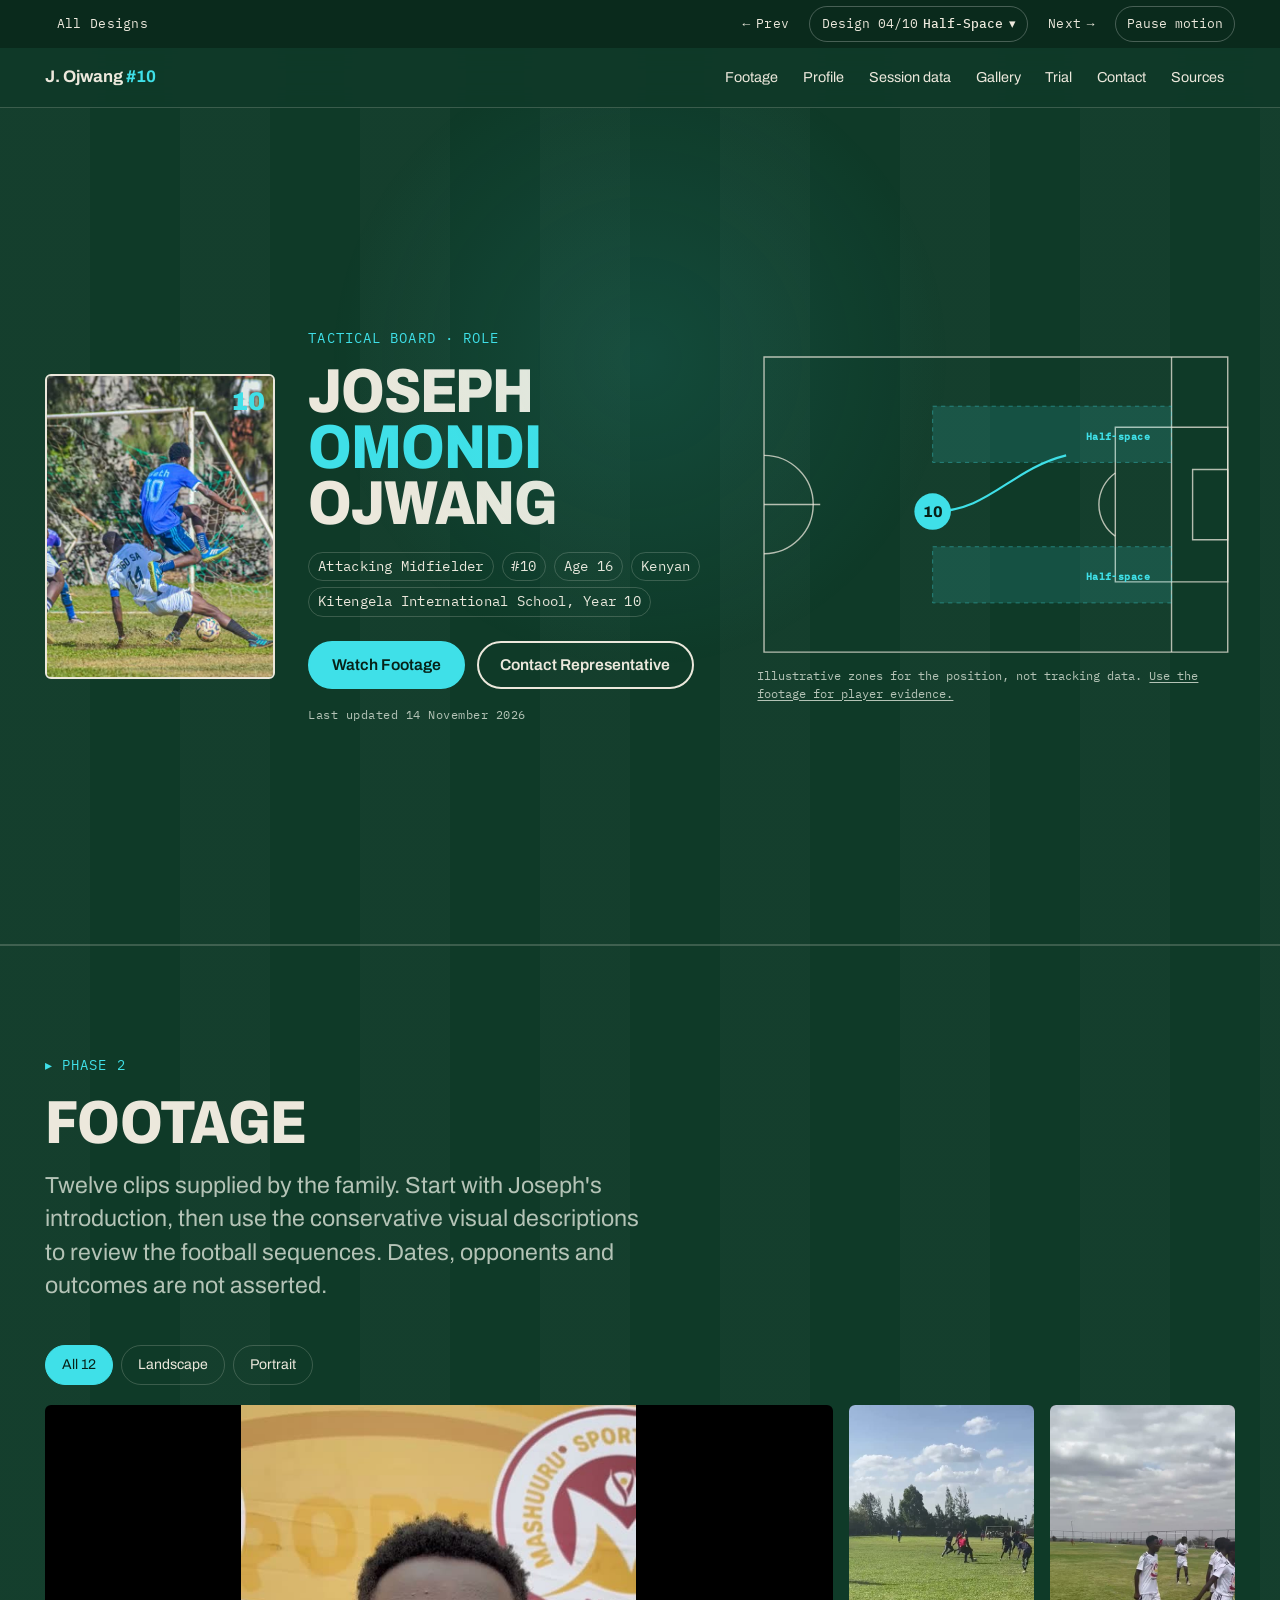
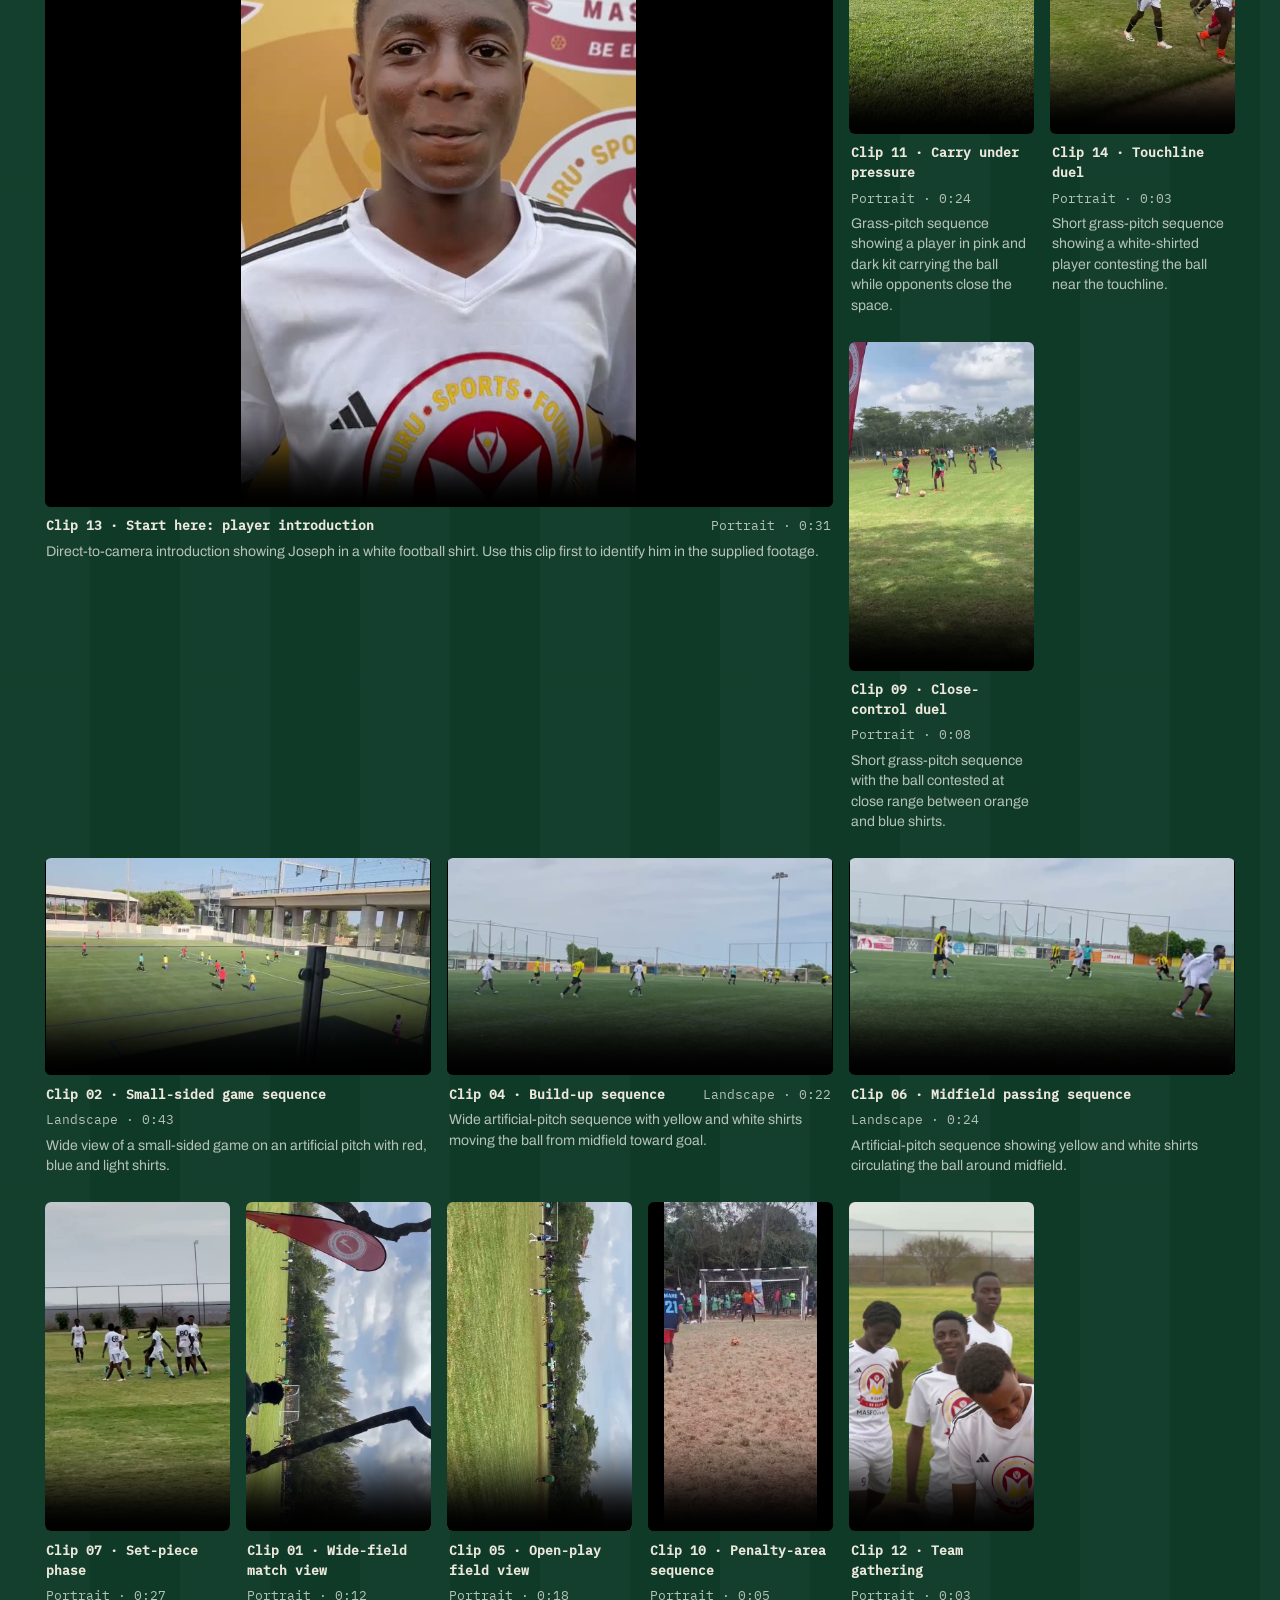
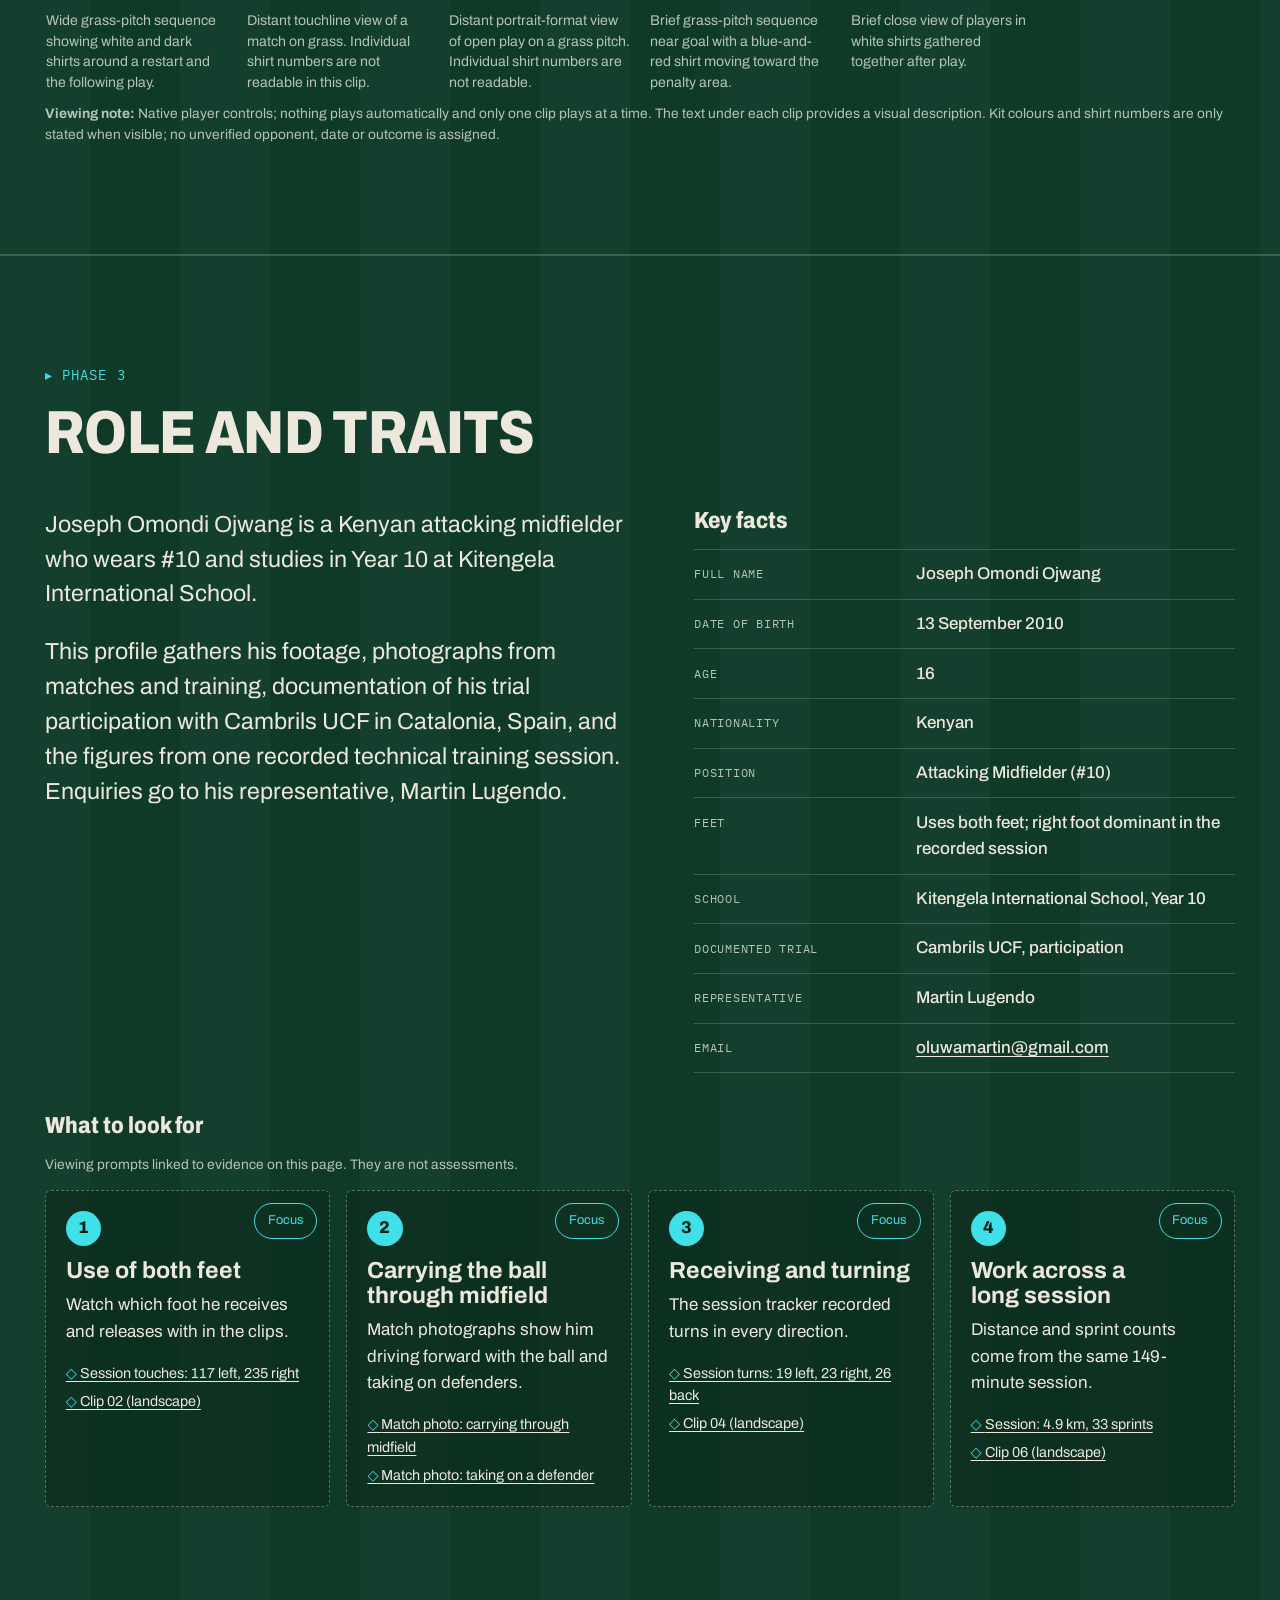
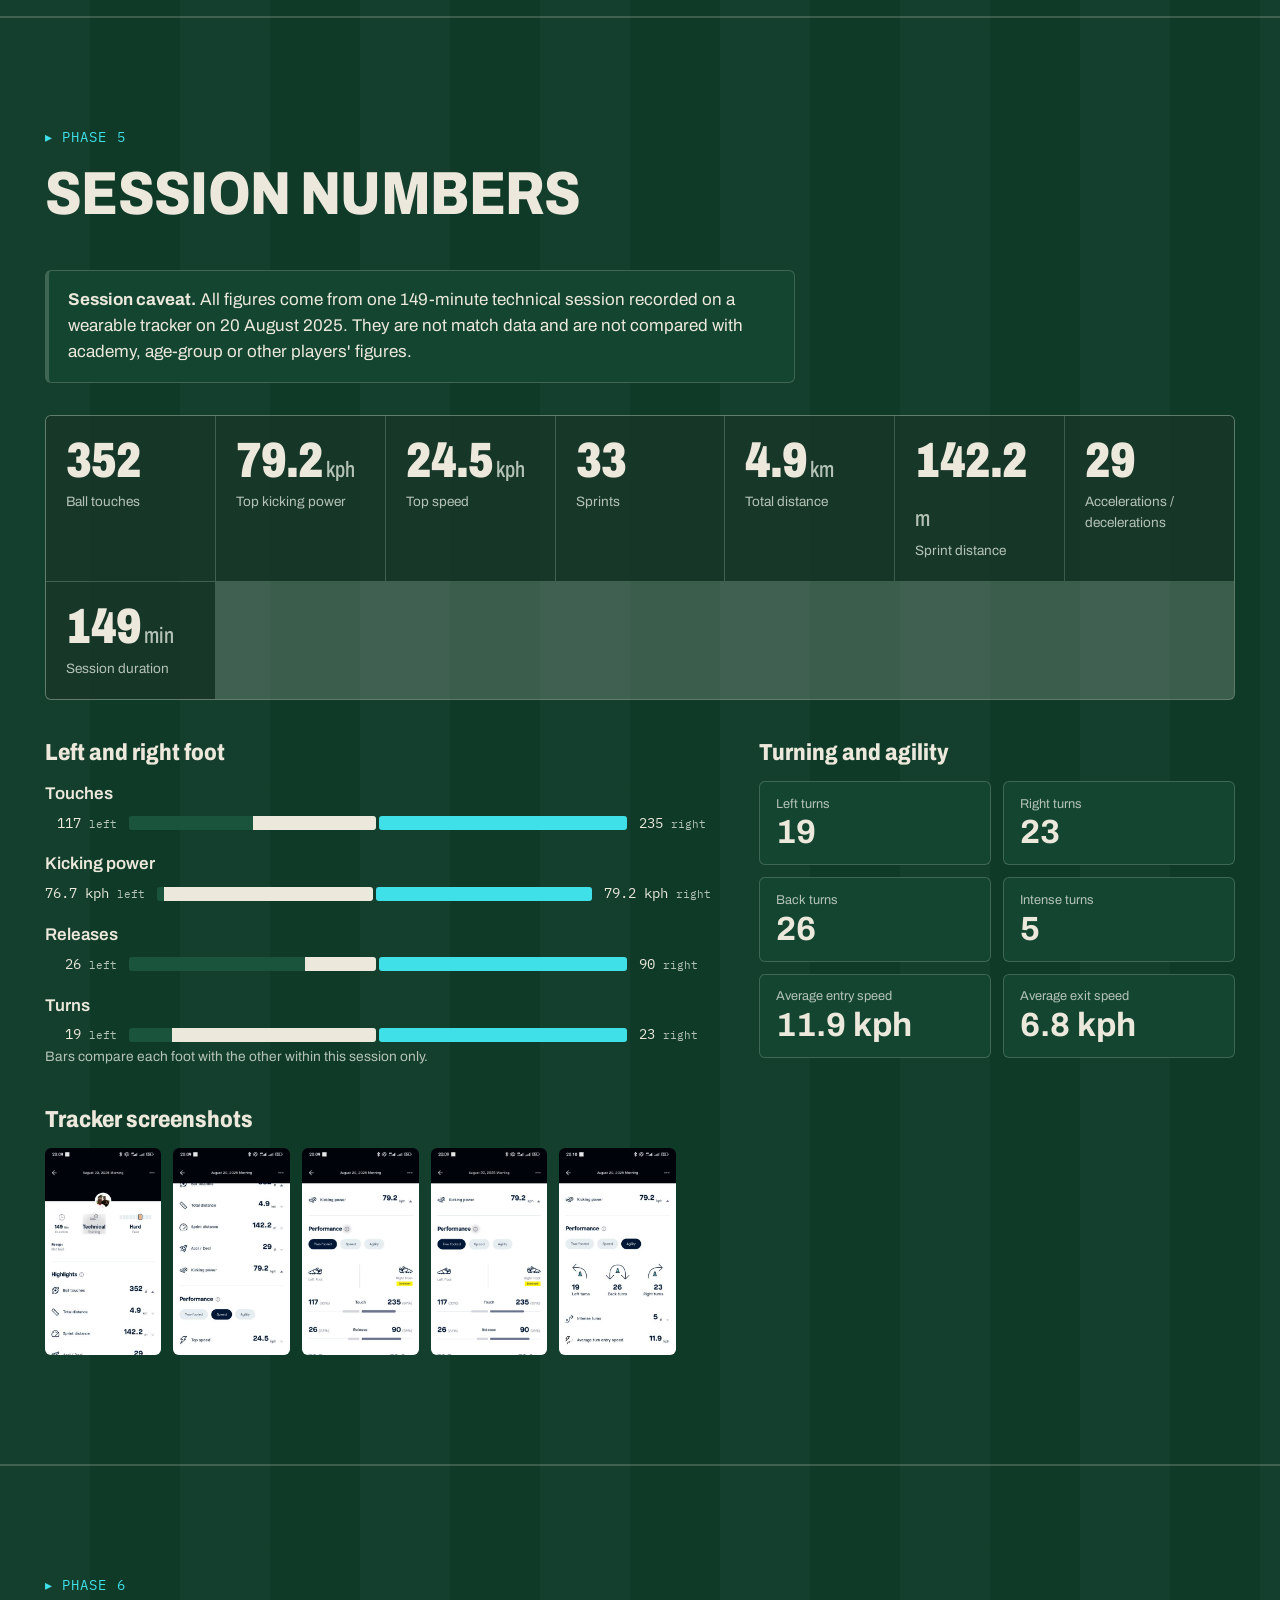
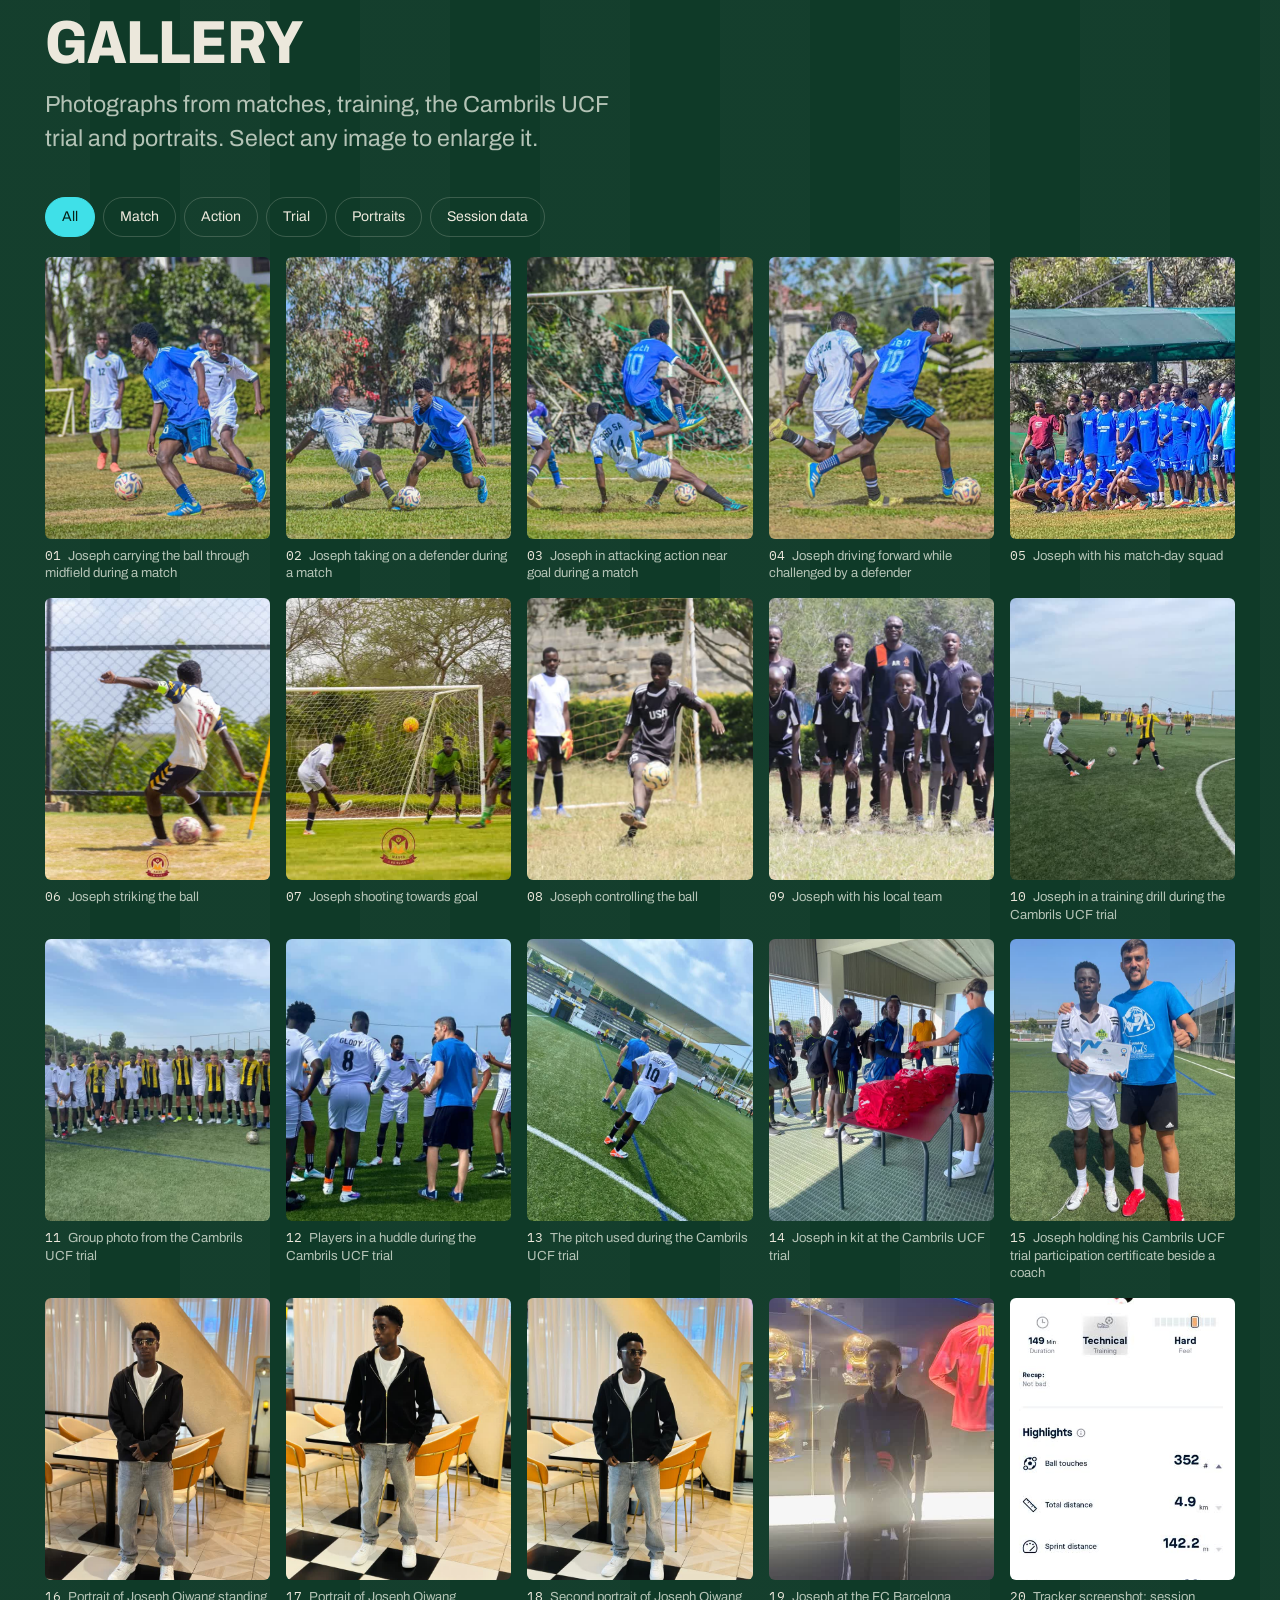
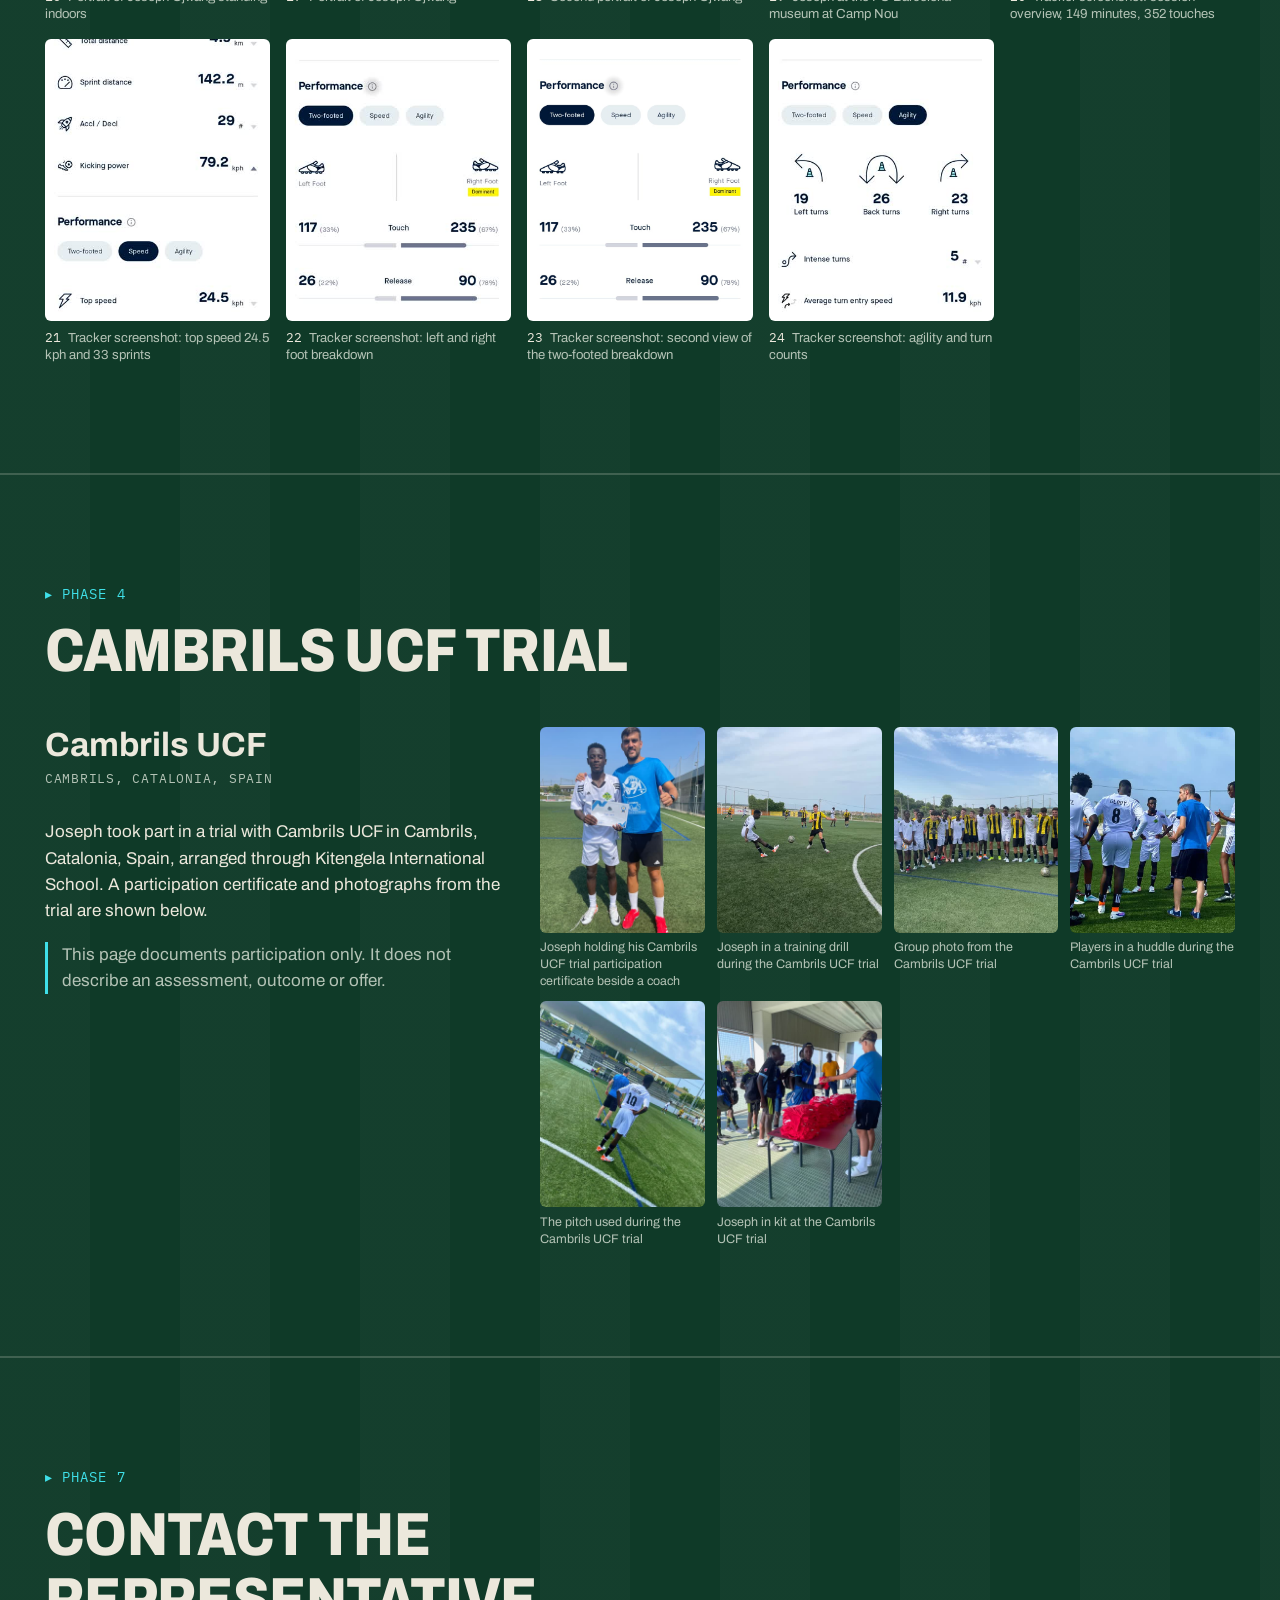
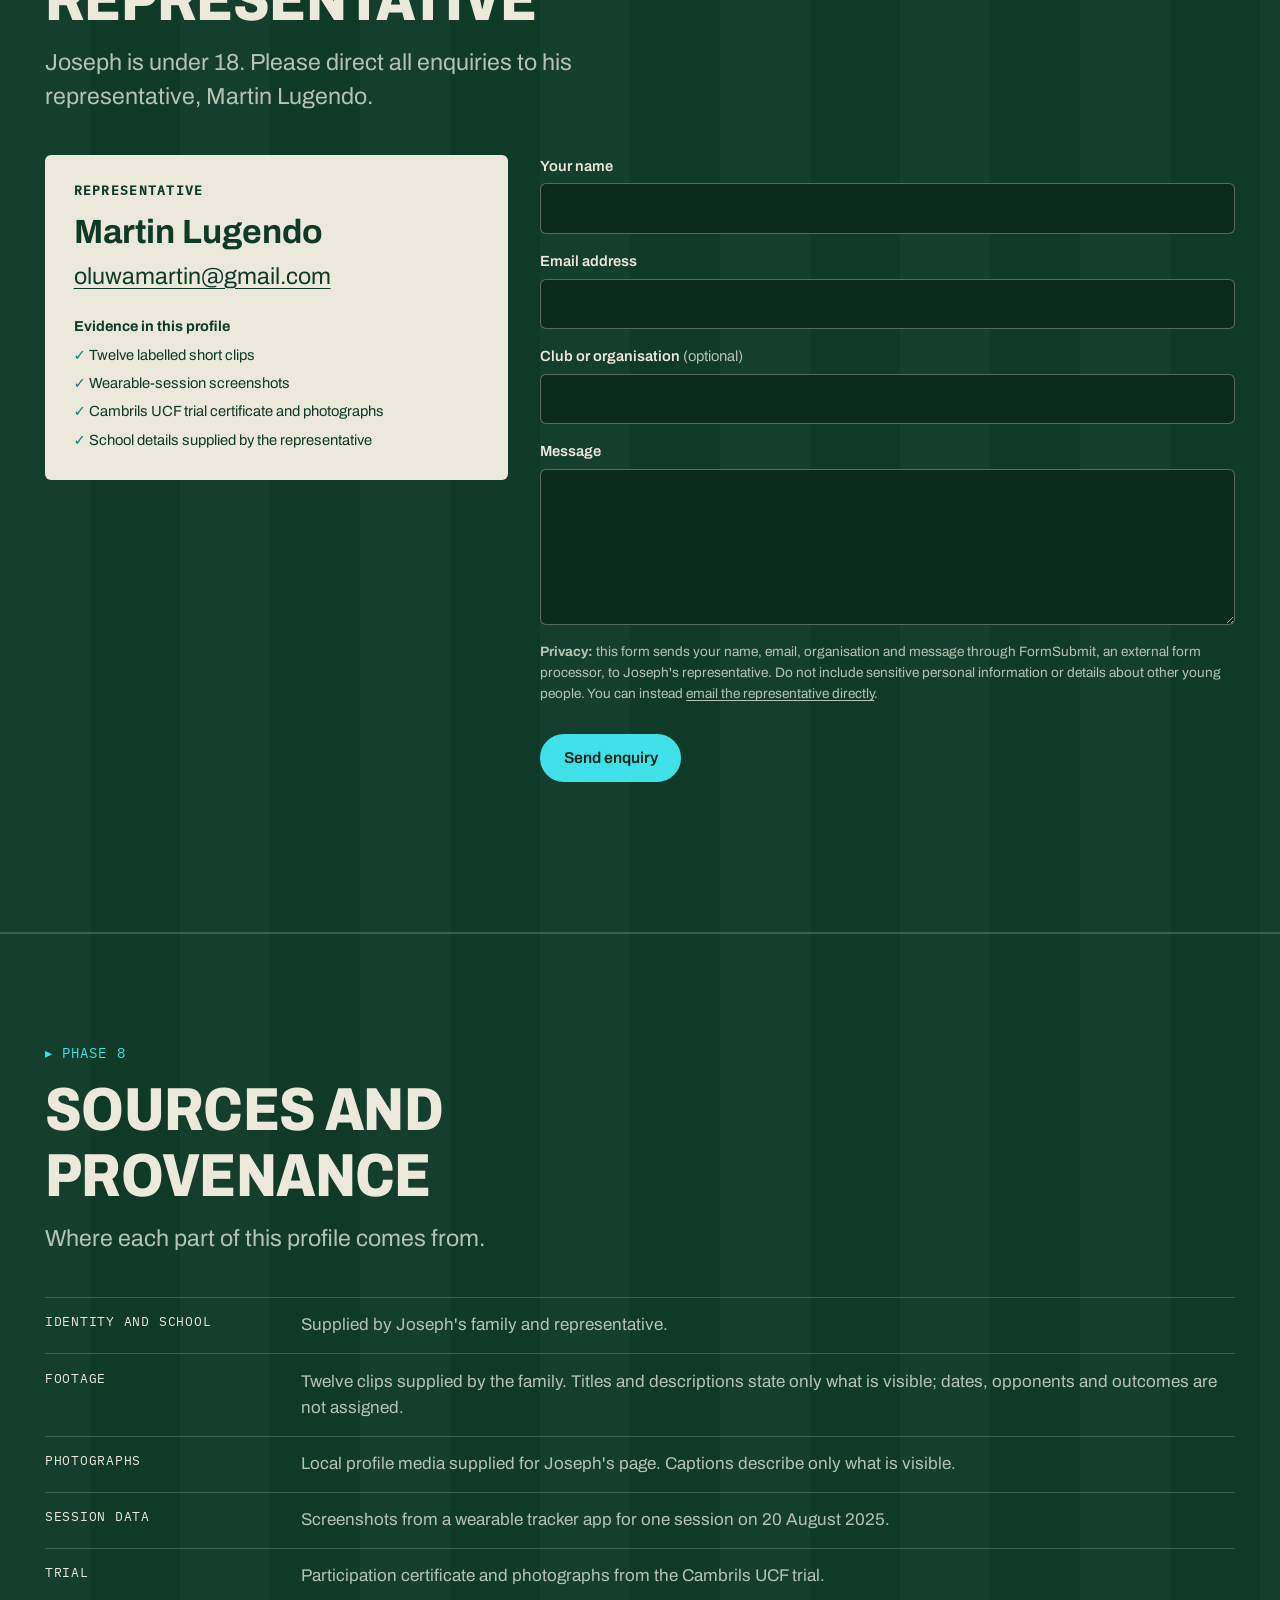
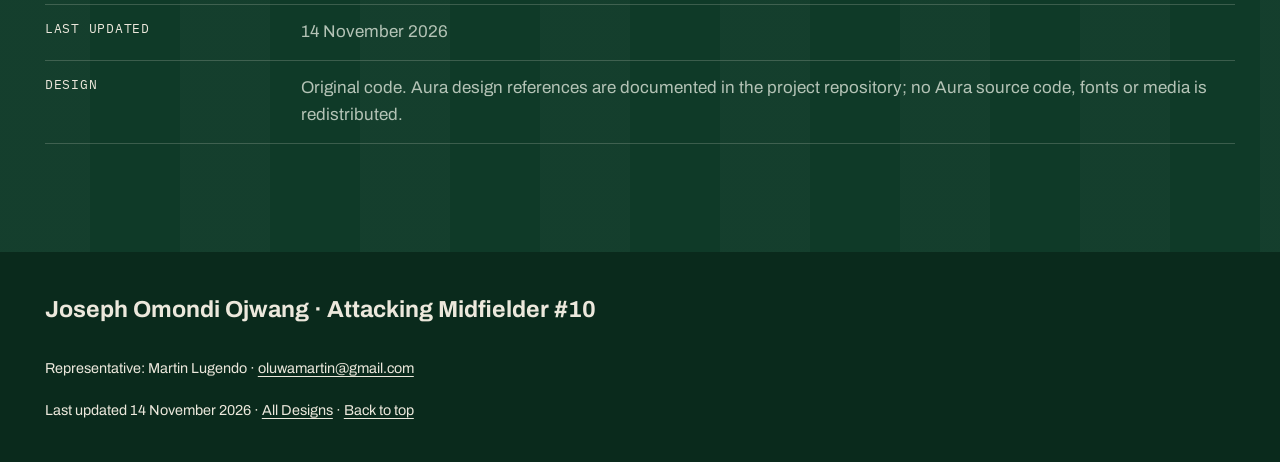
<file: 4/index.html>
<!doctype html>
<html lang="en" class="no-js">
<head>
<meta charset="utf-8">
<meta name="viewport" content="width=device-width, initial-scale=1">
<title>Joseph Omondi Ojwang · Attacking Midfielder #10 · Design 04 Half-Space</title>
<meta name="description" content="Joseph Omondi Ojwang, Kenyan attacking midfielder (#10), age 16. Footage, documented Cambrils UCF trial participation, session data and representative contact.">
<meta name="theme-color" content="#0f3a28">
<meta property="og:title" content="Joseph Omondi Ojwang · Attacking Midfielder #10 · Design 04 Half-Space">
<meta property="og:description" content="Joseph Omondi Ojwang, Kenyan attacking midfielder (#10), age 16. Footage, documented Cambrils UCF trial participation, session data and representative contact.">
<link rel="icon" href="/shared/favicon.svg" type="image/svg+xml">
<link rel="preload" href="/shared/fonts/archivo-var.woff2" as="font" type="font/woff2" crossorigin>
<link rel="stylesheet" href="/shared/css/tokens.css"><link rel="stylesheet" href="/shared/css/base.css"><link rel="stylesheet" href="/shared/css/components.css"><link rel="stylesheet" href="/shared/css/motion.css"><link rel="stylesheet" href="/variations/04/variant.css">
<script>document.documentElement.classList.replace('no-js','js')</script>
<script src="/shared/js/app.js" defer></script>
<script src="/variations/04/variant.js" defer></script>
</head>
<body class="profile v04" data-variant="04">
<a class="skip-link" href="#main">Skip to main content</a>
<div class="progress" aria-hidden="true"><span></span></div>
<nav class="design-bar" aria-label="Design variations"><a class="db-all" href="/">All Designs</a><a class="db-step" rel="prev" href="/3/" aria-label="Previous design: Match Programme"><span aria-hidden="true">←</span> <span class="db-step-t">Prev</span></a><div class="switcher"><button type="button" class="switcher-toggle" data-switcher-toggle aria-expanded="false" aria-controls="switcher-panel"><span class="sw-cur">Design 04/10</span> <span class="sw-curname">Half-Space</span> <span class="sw-short" aria-hidden="true">04/10</span> <span class="sw-caret" aria-hidden="true">▾</span></button><div class="switcher-panel" id="switcher-panel" hidden><p class="sw-head">Switch design · keeps your place</p><ul><li><a data-variant-link href="/1/"><span class="sw-n">01</span> <span class="sw-t">Scout Desk</span> <small>Recruitment dossier with a sticky index</small></a></li><li><a data-variant-link href="/2/"><span class="sw-n">02</span> <span class="sw-t">Floodlights</span> <small>Night broadcast with a footage queue</small></a></li><li><a data-variant-link href="/3/"><span class="sw-n">03</span> <span class="sw-t">Match Programme</span> <small>Editorial matchday programme spreads</small></a></li><li><a data-variant-link href="/4/" aria-current="page"><span class="sw-n">04</span> <span class="sw-t">Half-Space</span> <small>Tactical board linking traits to evidence</small></a></li><li><a data-variant-link href="/5/"><span class="sw-n">05</span> <span class="sw-t">Proof of Play</span> <small>Documentary archive and evidence timeline</small></a></li><li><a data-variant-link href="/6/"><span class="sw-n">06</span> <span class="sw-t">Bilateral</span> <small>Left and right, measured side by side</small></a></li><li><a data-variant-link href="/7/"><span class="sw-n">07</span> <span class="sw-t">The Number Ten</span> <small>Cinematic chapters around the #10</small></a></li><li><a data-variant-link href="/8/"><span class="sw-n">08</span> <span class="sw-t">Kitengela to Cambrils</span> <small>A geographic documentary of the places on record</small></a></li><li><a data-variant-link href="/9/"><span class="sw-n">09</span> <span class="sw-t">Frame by Frame</span> <small>Contact-sheet portfolio with media filters</small></a></li><li><a data-variant-link href="/10/"><span class="sw-n">10</span> <span class="sw-t">60-Second Scout</span> <small>Six-step executive briefing at your own pace</small></a></li></ul></div></div><a class="db-step" rel="next" href="/5/" aria-label="Next design: Proof of Play"><span class="db-step-t">Next</span> <span aria-hidden="true">→</span></a><button type="button" class="motion-toggle" data-motion-toggle aria-pressed="false"><span class="mt-icon" aria-hidden="true"></span><span class="mt-label">Pause motion</span></button></nav>
<header class="site-header"><a class="brand" href="#overview">J. Ojwang <span>#10</span></a><button type="button" class="menu-toggle" data-menu-toggle aria-expanded="false" aria-controls="site-nav">Menu</button><nav class="site-nav" id="site-nav" aria-label="Sections"><ul><li><a href="#footage">Footage</a></li><li><a href="#profile">Profile</a></li><li><a href="#data">Session data</a></li><li><a href="#gallery">Gallery</a></li><li><a href="#trial">Trial</a></li><li><a href="#contact">Contact</a></li><li><a href="#provenance">Sources</a></li></ul></nav></header>
<main id="main" tabindex="-1">
<section id="overview" class="hero hero--board" aria-labelledby="hero-title" data-pointer-light><div class="board"><div class="board-copy" data-reveal><p class="kicker">Tactical board · Role</p><h1 id="hero-title"><span class="n-first">Joseph</span> <span class="n-middle">Omondi</span> <span class="n-last">Ojwang</span></h1><p class="idline"><span>Attacking Midfielder</span> <span>#10</span> <span>Age 16</span> <span>Kenyan</span> <span>Kitengela International School, Year 10</span></p><div class="cta-row"><a class="btn btn--primary" href="#footage">Watch Footage</a><a class="btn btn--ghost" href="#contact">Contact Representative</a></div><p class="stamp"><time datetime="2026-11-14">Last updated 14 November 2026</time></p></div><figure class="board-pitch" data-reveal><svg class="pitch" viewBox="0 0 680 440" role="img" aria-labelledby="pitch-title"><title id="pitch-title">Diagram of the attacking half of a pitch. The two half-space channels are shaded and a #10 marker sits between them.</title><g class="pitch-lines" fill="none" stroke="currentColor" stroke-width="2"><rect class="draw" x="10" y="10" width="660" height="420" pathLength="1"/><path class="draw" d="M10 220 H90 M590 10 V430" pathLength="1"/><rect class="draw" x="510" y="110" width="160" height="220" pathLength="1"/><rect class="draw" x="620" y="170" width="50" height="100" pathLength="1"/><path class="draw" d="M10 150 A70 70 0 0 1 10 290" pathLength="1"/><path class="draw" d="M510 175 A55 55 0 0 0 510 265" pathLength="1"/></g><g class="zones"><rect x="250" y="80" width="340" height="80" class="zone"/><rect x="250" y="280" width="340" height="80" class="zone"/></g><path class="run draw" d="M250 230 C330 230 360 170 440 150" fill="none" pathLength="1"/><g class="marker"><circle cx="250" cy="230" r="26"/><text x="250" y="238" text-anchor="middle">10</text></g><text class="zone-label" x="560" y="128" text-anchor="end">Half-space</text><text class="zone-label" x="560" y="328" text-anchor="end">Half-space</text></svg><figcaption>Illustrative zones for the position, not tracking data. <a href="#footage">Use the footage for player evidence.</a></figcaption></figure><figure class="board-photo"><img class="hero-img" src="/assets/images/joseph-match-action.jpg" srcset="/assets/images/thumbs/joseph-match-action.jpg 900w, /assets/images/joseph-match-action.jpg 1335w" sizes="(max-width: 920px) 90vw, 40vw" width="1335" height="969" alt="Joseph in attacking action near goal during a match" loading="eager" fetchpriority="high" decoding="async"></figure></div></section>
<section id="footage" class="sec sec--footage" aria-labelledby="footage-title"><div class="sec-inner"><header class="sec-head" data-reveal><p class="sec-kicker">Phase 2</p><h2 id="footage-title">Footage</h2><p class="lede">Twelve clips supplied by the family. Start with Joseph&#x27;s introduction, then use the conservative visual descriptions to review the football sequences. Dates, opponents and outcomes are not asserted.</p></header><div class="chip-row" data-clip-filters role="group" aria-label="Filter clips by orientation" hidden><button type="button" class="chip" data-clip-filter="all" aria-pressed="true">All 12</button><button type="button" class="chip" data-clip-filter="landscape" aria-pressed="false">Landscape</button><button type="button" class="chip" data-clip-filter="portrait" aria-pressed="false">Portrait</button></div><ol class="clip-list"><li class="clip clip--portrait clip--featured" id="clip-13" data-orientation="portrait" data-reveal><figure class="clip-fig"><div class="clip-frame"><video controls preload="none" playsinline poster="/assets/posters/highlight-13.jpg" width="540" height="960" aria-describedby="clip-13-label"><source src="/assets/videos/highlight-13.mp4" type="video/mp4"><a href="/assets/videos/highlight-13.mp4">Download clip 13</a></video></div><figcaption class="clip-cap" id="clip-13-label" data-clip-label><span class="clip-no">Clip 13 · Start here: player introduction</span> <span class="clip-meta">Portrait · 0:31</span><span class="clip-desc">Direct-to-camera introduction showing Joseph in a white football shirt. Use this clip first to identify him in the supplied footage.</span></figcaption></figure></li><li class="clip clip--portrait" id="clip-11" data-orientation="portrait" data-reveal><figure class="clip-fig"><div class="clip-frame"><video controls preload="none" playsinline poster="/assets/posters/highlight-11.jpg" width="540" height="960" aria-describedby="clip-11-label"><source src="/assets/videos/highlight-11.mp4" type="video/mp4"><a href="/assets/videos/highlight-11.mp4">Download clip 11</a></video></div><figcaption class="clip-cap" id="clip-11-label" data-clip-label><span class="clip-no">Clip 11 · Carry under pressure</span> <span class="clip-meta">Portrait · 0:24</span><span class="clip-desc">Grass-pitch sequence showing a player in pink and dark kit carrying the ball while opponents close the space.</span></figcaption></figure></li><li class="clip clip--portrait" id="clip-14" data-orientation="portrait" data-reveal><figure class="clip-fig"><div class="clip-frame"><video controls preload="none" playsinline poster="/assets/posters/highlight-14.jpg" width="540" height="960" aria-describedby="clip-14-label"><source src="/assets/videos/highlight-14.mp4" type="video/mp4"><a href="/assets/videos/highlight-14.mp4">Download clip 14</a></video></div><figcaption class="clip-cap" id="clip-14-label" data-clip-label><span class="clip-no">Clip 14 · Touchline duel</span> <span class="clip-meta">Portrait · 0:03</span><span class="clip-desc">Short grass-pitch sequence showing a white-shirted player contesting the ball near the touchline.</span></figcaption></figure></li><li class="clip clip--portrait" id="clip-09" data-orientation="portrait" data-reveal><figure class="clip-fig"><div class="clip-frame"><video controls preload="none" playsinline poster="/assets/posters/highlight-09.jpg" width="540" height="960" aria-describedby="clip-09-label"><source src="/assets/videos/highlight-09.mp4" type="video/mp4"><a href="/assets/videos/highlight-09.mp4">Download clip 09</a></video></div><figcaption class="clip-cap" id="clip-09-label" data-clip-label><span class="clip-no">Clip 09 · Close-control duel</span> <span class="clip-meta">Portrait · 0:08</span><span class="clip-desc">Short grass-pitch sequence with the ball contested at close range between orange and blue shirts.</span></figcaption></figure></li><li class="clip clip--landscape" id="clip-02" data-orientation="landscape" data-reveal><figure class="clip-fig"><div class="clip-frame"><video controls preload="none" playsinline poster="/assets/posters/highlight-02.jpg" width="960" height="542" data-default aria-describedby="clip-02-label"><source src="/assets/videos/highlight-02.mp4" type="video/mp4"><a href="/assets/videos/highlight-02.mp4">Download clip 02</a></video></div><figcaption class="clip-cap" id="clip-02-label" data-clip-label><span class="clip-no">Clip 02 · Small-sided game sequence</span> <span class="clip-meta">Landscape · 0:43</span><span class="clip-desc">Wide view of a small-sided game on an artificial pitch with red, blue and light shirts.</span></figcaption></figure></li><li class="clip clip--landscape" id="clip-04" data-orientation="landscape" data-reveal><figure class="clip-fig"><div class="clip-frame"><video controls preload="none" playsinline poster="/assets/posters/highlight-04.jpg" width="960" height="544" aria-describedby="clip-04-label"><source src="/assets/videos/highlight-04.mp4" type="video/mp4"><a href="/assets/videos/highlight-04.mp4">Download clip 04</a></video></div><figcaption class="clip-cap" id="clip-04-label" data-clip-label><span class="clip-no">Clip 04 · Build-up sequence</span> <span class="clip-meta">Landscape · 0:22</span><span class="clip-desc">Wide artificial-pitch sequence with yellow and white shirts moving the ball from midfield toward goal.</span></figcaption></figure></li><li class="clip clip--landscape" id="clip-06" data-orientation="landscape" data-reveal><figure class="clip-fig"><div class="clip-frame"><video controls preload="none" playsinline poster="/assets/posters/highlight-06.jpg" width="960" height="544" aria-describedby="clip-06-label"><source src="/assets/videos/highlight-06.mp4" type="video/mp4"><a href="/assets/videos/highlight-06.mp4">Download clip 06</a></video></div><figcaption class="clip-cap" id="clip-06-label" data-clip-label><span class="clip-no">Clip 06 · Midfield passing sequence</span> <span class="clip-meta">Landscape · 0:24</span><span class="clip-desc">Artificial-pitch sequence showing yellow and white shirts circulating the ball around midfield.</span></figcaption></figure></li><li class="clip clip--portrait" id="clip-07" data-orientation="portrait" data-reveal><figure class="clip-fig"><div class="clip-frame"><video controls preload="none" playsinline poster="/assets/posters/highlight-07.jpg" width="540" height="960" aria-describedby="clip-07-label"><source src="/assets/videos/highlight-07.mp4" type="video/mp4"><a href="/assets/videos/highlight-07.mp4">Download clip 07</a></video></div><figcaption class="clip-cap" id="clip-07-label" data-clip-label><span class="clip-no">Clip 07 · Set-piece phase</span> <span class="clip-meta">Portrait · 0:27</span><span class="clip-desc">Wide grass-pitch sequence showing white and dark shirts around a restart and the following play.</span></figcaption></figure></li><li class="clip clip--portrait" id="clip-01" data-orientation="portrait" data-reveal><figure class="clip-fig"><div class="clip-frame"><video controls preload="none" playsinline poster="/assets/posters/highlight-01.jpg" width="540" height="960" aria-describedby="clip-01-label"><source src="/assets/videos/highlight-01.mp4" type="video/mp4"><a href="/assets/videos/highlight-01.mp4">Download clip 01</a></video></div><figcaption class="clip-cap" id="clip-01-label" data-clip-label><span class="clip-no">Clip 01 · Wide-field match view</span> <span class="clip-meta">Portrait · 0:12</span><span class="clip-desc">Distant touchline view of a match on grass. Individual shirt numbers are not readable in this clip.</span></figcaption></figure></li><li class="clip clip--portrait" id="clip-05" data-orientation="portrait" data-reveal><figure class="clip-fig"><div class="clip-frame"><video controls preload="none" playsinline poster="/assets/posters/highlight-05.jpg" width="540" height="960" aria-describedby="clip-05-label"><source src="/assets/videos/highlight-05.mp4" type="video/mp4"><a href="/assets/videos/highlight-05.mp4">Download clip 05</a></video></div><figcaption class="clip-cap" id="clip-05-label" data-clip-label><span class="clip-no">Clip 05 · Open-play field view</span> <span class="clip-meta">Portrait · 0:18</span><span class="clip-desc">Distant portrait-format view of open play on a grass pitch. Individual shirt numbers are not readable.</span></figcaption></figure></li><li class="clip clip--portrait" id="clip-10" data-orientation="portrait" data-reveal><figure class="clip-fig"><div class="clip-frame"><video controls preload="none" playsinline poster="/assets/posters/highlight-10.jpg" width="444" height="960" aria-describedby="clip-10-label"><source src="/assets/videos/highlight-10.mp4" type="video/mp4"><a href="/assets/videos/highlight-10.mp4">Download clip 10</a></video></div><figcaption class="clip-cap" id="clip-10-label" data-clip-label><span class="clip-no">Clip 10 · Penalty-area sequence</span> <span class="clip-meta">Portrait · 0:05</span><span class="clip-desc">Brief grass-pitch sequence near goal with a blue-and-red shirt moving toward the penalty area.</span></figcaption></figure></li><li class="clip clip--portrait" id="clip-12" data-orientation="portrait" data-reveal><figure class="clip-fig"><div class="clip-frame"><video controls preload="none" playsinline poster="/assets/posters/highlight-12.jpg" width="540" height="960" aria-describedby="clip-12-label"><source src="/assets/videos/highlight-12.mp4" type="video/mp4"><a href="/assets/videos/highlight-12.mp4">Download clip 12</a></video></div><figcaption class="clip-cap" id="clip-12-label" data-clip-label><span class="clip-no">Clip 12 · Team gathering</span> <span class="clip-meta">Portrait · 0:03</span><span class="clip-desc">Brief close view of players in white shirts gathered together after play.</span></figcaption></figure></li></ol><p class="fine"><strong>Viewing note:</strong> Native player controls; nothing plays automatically and only one clip plays at a time. The text under each clip provides a visual description. Kit colours and shirt numbers are only stated when visible; no unverified opponent, date or outcome is assigned.</p></div></section>
<section id="profile" class="sec sec--profile" aria-labelledby="profile-title"><div class="sec-inner"><header class="sec-head" data-reveal><p class="sec-kicker">Phase 3</p><h2 id="profile-title">Role and traits</h2></header><div class="profile-grid"><div class="profile-copy" data-reveal><p>Joseph Omondi Ojwang is a Kenyan attacking midfielder who wears #10 and studies in Year 10 at Kitengela International School.</p><p>This profile gathers his footage, photographs from matches and training, documentation of his trial participation with Cambrils UCF in Catalonia, Spain, and the figures from one recorded technical training session. Enquiries go to his representative, Martin Lugendo.</p></div><div class="profile-facts" data-reveal><h3>Key facts</h3><dl class="facts" data-canonical="facts"><div class="fact"><dt>Full name</dt><dd>Joseph Omondi Ojwang</dd></div><div class="fact"><dt>Date of birth</dt><dd>13 September 2010</dd></div><div class="fact"><dt>Age</dt><dd>16</dd></div><div class="fact"><dt>Nationality</dt><dd>Kenyan</dd></div><div class="fact"><dt>Position</dt><dd>Attacking Midfielder (#10)</dd></div><div class="fact"><dt>Feet</dt><dd>Uses both feet; right foot dominant in the recorded session</dd></div><div class="fact"><dt>School</dt><dd>Kitengela International School, Year 10</dd></div><div class="fact"><dt>Documented trial</dt><dd>Cambrils UCF, participation</dd></div><div class="fact"><dt>Representative</dt><dd>Martin Lugendo</dd></div><div class="fact"><dt>Email</dt><dd><a href="mailto:oluwamartin@gmail.com">oluwamartin@gmail.com</a></dd></div></dl></div></div><div class="traits-wrap"><h3>What to look for</h3><p class="fine">Viewing prompts linked to evidence on this page. They are not assessments.</p><ol class="traits" data-traits><li class="trait" data-trait="both-feet" data-reveal><h4>Use of both feet</h4><p>Watch which foot he receives and releases with in the clips.</p><ul class="evidence" aria-label="Evidence for use of both feet"><li><a href="#data">Session touches: 117 left, 235 right</a></li><li><a href="#clip-02">Clip 02 (landscape)</a></li></ul></li><li class="trait" data-trait="carrying" data-reveal><h4>Carrying the ball through midfield</h4><p>Match photographs show him driving forward with the ball and taking on defenders.</p><ul class="evidence" aria-label="Evidence for carrying the ball through midfield"><li><a href="#photo-joseph-match-carry">Match photo: carrying through midfield</a></li><li><a href="#photo-joseph-match-dribble-2">Match photo: taking on a defender</a></li></ul></li><li class="trait" data-trait="turning" data-reveal><h4>Receiving and turning</h4><p>The session tracker recorded turns in every direction.</p><ul class="evidence" aria-label="Evidence for receiving and turning"><li><a href="#data">Session turns: 19 left, 23 right, 26 back</a></li><li><a href="#clip-04">Clip 04 (landscape)</a></li></ul></li><li class="trait" data-trait="volume" data-reveal><h4>Work across a long session</h4><p>Distance and sprint counts come from the same 149-minute session.</p><ul class="evidence" aria-label="Evidence for work across a long session"><li><a href="#data">Session: 4.9 km, 33 sprints</a></li><li><a href="#clip-06">Clip 06 (landscape)</a></li></ul></li></ol></div></div></section>
<section id="data" class="sec sec--data" aria-labelledby="data-title"><div class="sec-inner"><header class="sec-head" data-reveal><p class="sec-kicker">Phase 5</p><h2 id="data-title">Session numbers</h2></header><p class="caveat" role="note"><strong>Session caveat.</strong> All figures come from one 149-minute technical session recorded on a wearable tracker on 20 August 2025. They are not match data and are not compared with academy, age-group or other players&#x27; figures.</p><ul class="stat-grid"><li class="stat" data-reveal><span class="stat-value">352</span><span class="stat-label">Ball touches</span></li><li class="stat" data-reveal><span class="stat-value">79.2<span class="unit"> kph</span></span><span class="stat-label">Top kicking power</span></li><li class="stat" data-reveal><span class="stat-value">24.5<span class="unit"> kph</span></span><span class="stat-label">Top speed</span></li><li class="stat" data-reveal><span class="stat-value">33</span><span class="stat-label">Sprints</span></li><li class="stat" data-reveal><span class="stat-value">4.9<span class="unit"> km</span></span><span class="stat-label">Total distance</span></li><li class="stat" data-reveal><span class="stat-value">142.2<span class="unit"> m</span></span><span class="stat-label">Sprint distance</span></li><li class="stat" data-reveal><span class="stat-value">29</span><span class="stat-label">Accelerations / decelerations</span></li><li class="stat" data-reveal><span class="stat-value">149<span class="unit"> min</span></span><span class="stat-label">Session duration</span></li></ul><div class="data-split"><div class="pairs-wrap"><h3>Left and right foot</h3><ul class="pairs" data-pairs><li class="pair" data-reveal><span class="pair-label">Touches</span><span class="pair-val pair-val--l">117 <small>left</small></span><span class="pair-bars" aria-hidden="true"><span class="bar bar--l" style="--w: 49.8%"><span class="bar-fill"></span></span><span class="bar bar--r" style="--w: 100.0%"><span class="bar-fill"></span></span></span><span class="pair-val pair-val--r">235 <small>right</small></span></li><li class="pair" data-reveal><span class="pair-label">Kicking power</span><span class="pair-val pair-val--l">76.7 kph <small>left</small></span><span class="pair-bars" aria-hidden="true"><span class="bar bar--l" style="--w: 96.8%"><span class="bar-fill"></span></span><span class="bar bar--r" style="--w: 100.0%"><span class="bar-fill"></span></span></span><span class="pair-val pair-val--r">79.2 kph <small>right</small></span></li><li class="pair" data-reveal><span class="pair-label">Releases</span><span class="pair-val pair-val--l">26 <small>left</small></span><span class="pair-bars" aria-hidden="true"><span class="bar bar--l" style="--w: 28.9%"><span class="bar-fill"></span></span><span class="bar bar--r" style="--w: 100.0%"><span class="bar-fill"></span></span></span><span class="pair-val pair-val--r">90 <small>right</small></span></li><li class="pair" data-reveal><span class="pair-label">Turns</span><span class="pair-val pair-val--l">19 <small>left</small></span><span class="pair-bars" aria-hidden="true"><span class="bar bar--l" style="--w: 82.6%"><span class="bar-fill"></span></span><span class="bar bar--r" style="--w: 100.0%"><span class="bar-fill"></span></span></span><span class="pair-val pair-val--r">23 <small>right</small></span></li></ul><p class="fine">Bars compare each foot with the other within this session only.</p></div><div class="turns-wrap"><h3>Turning and agility</h3><dl class="turns"><div class="turn"><dt>Left turns</dt><dd>19</dd></div><div class="turn"><dt>Right turns</dt><dd>23</dd></div><div class="turn"><dt>Back turns</dt><dd>26</dd></div><div class="turn"><dt>Intense turns</dt><dd>5</dd></div><div class="turn"><dt>Average entry speed</dt><dd>11.9 kph</dd></div><div class="turn"><dt>Average exit speed</dt><dd>6.8 kph</dd></div></dl></div></div><h3>Tracker screenshots</h3><ul class="screens"><li data-reveal><a class="lb-link" href="/assets/images/stats-overview.jpeg" data-lightbox="data" data-caption="Tracker screenshot: session overview, 149 minutes, 352 touches"><img src="/assets/images/thumbs/stats-overview.jpg" width="406" height="900" alt="Tracker screenshot: session overview, 149 minutes, 352 touches" loading="lazy" decoding="async"></a></li><li data-reveal><a class="lb-link" href="/assets/images/stats-speed.jpeg" data-lightbox="data" data-caption="Tracker screenshot: top speed 24.5 kph and 33 sprints"><img src="/assets/images/thumbs/stats-speed.jpg" width="406" height="900" alt="Tracker screenshot: top speed 24.5 kph and 33 sprints" loading="lazy" decoding="async"></a></li><li data-reveal><a class="lb-link" href="/assets/images/stats-twofooted.jpeg" data-lightbox="data" data-caption="Tracker screenshot: left and right foot breakdown"><img src="/assets/images/thumbs/stats-twofooted.jpg" width="406" height="900" alt="Tracker screenshot: left and right foot breakdown" loading="lazy" decoding="async"></a></li><li data-reveal><a class="lb-link" href="/assets/images/stats-twofeet.jpeg" data-lightbox="data" data-caption="Tracker screenshot: second view of the two-footed breakdown"><img src="/assets/images/stats-twofeet.jpeg" width="720" height="1600" alt="Tracker screenshot: second view of the two-footed breakdown" loading="lazy" decoding="async"></a></li><li data-reveal><a class="lb-link" href="/assets/images/stats-agility.jpeg" data-lightbox="data" data-caption="Tracker screenshot: agility and turn counts"><img src="/assets/images/thumbs/stats-agility.jpg" width="406" height="900" alt="Tracker screenshot: agility and turn counts" loading="lazy" decoding="async"></a></li></ul></div></section>
<section id="gallery" class="sec sec--gallery" aria-labelledby="gallery-title"><div class="sec-inner"><header class="sec-head" data-reveal><p class="sec-kicker">Phase 6</p><h2 id="gallery-title">Gallery</h2><p class="lede">Photographs from matches, training, the Cambrils UCF trial and portraits. Select any image to enlarge it.</p></header><div class="chip-row" data-gallery-filters role="group" aria-label="Filter photographs" hidden><button type="button" class="chip" data-gallery-filter="all" aria-pressed="true">All</button><button type="button" class="chip" data-gallery-filter="match" aria-pressed="false">Match</button><button type="button" class="chip" data-gallery-filter="action" aria-pressed="false">Action</button><button type="button" class="chip" data-gallery-filter="trial" aria-pressed="false">Trial</button><button type="button" class="chip" data-gallery-filter="portrait" aria-pressed="false">Portraits</button><button type="button" class="chip" data-gallery-filter="data" aria-pressed="false">Session data</button></div><p class="fine" data-gallery-count aria-live="polite"></p><ul class="gallery-grid"><li class="g-item g-item--match" id="photo-joseph-match-carry" data-cat="match" data-reveal><a class="g-link" href="/assets/images/joseph-match-carry.jpg" data-lightbox="gallery" data-caption="Joseph carrying the ball through midfield during a match"><img src="/assets/images/thumbs/joseph-match-carry.jpg" width="900" height="676" alt="Joseph carrying the ball through midfield during a match" loading="lazy" decoding="async"><span class="g-cap"><span class="g-no">01</span> Joseph carrying the ball through midfield during a match</span></a></li><li class="g-item g-item--match" id="photo-joseph-match-dribble-2" data-cat="match" data-reveal><a class="g-link" href="/assets/images/joseph-match-dribble-2.jpg" data-lightbox="gallery" data-caption="Joseph taking on a defender during a match"><img src="/assets/images/thumbs/joseph-match-dribble-2.jpg" width="900" height="752" alt="Joseph taking on a defender during a match" loading="lazy" decoding="async"><span class="g-cap"><span class="g-no">02</span> Joseph taking on a defender during a match</span></a></li><li class="g-item g-item--match" id="photo-joseph-match-action" data-cat="match" data-reveal><a class="g-link" href="/assets/images/joseph-match-action.jpg" data-lightbox="gallery" data-caption="Joseph in attacking action near goal during a match"><img src="/assets/images/thumbs/joseph-match-action.jpg" width="900" height="654" alt="Joseph in attacking action near goal during a match" loading="lazy" decoding="async"><span class="g-cap"><span class="g-no">03</span> Joseph in attacking action near goal during a match</span></a></li><li class="g-item g-item--match" id="photo-joseph-match-dribble-1" data-cat="match" data-reveal><a class="g-link" href="/assets/images/joseph-match-dribble-1.jpg" data-lightbox="gallery" data-caption="Joseph driving forward while challenged by a defender"><img src="/assets/images/thumbs/joseph-match-dribble-1.jpg" width="900" height="638" alt="Joseph driving forward while challenged by a defender" loading="lazy" decoding="async"><span class="g-cap"><span class="g-no">04</span> Joseph driving forward while challenged by a defender</span></a></li><li class="g-item g-item--match" id="photo-joseph-team-photo" data-cat="match" data-reveal><a class="g-link" href="/assets/images/joseph-team-photo.jpg" data-lightbox="gallery" data-caption="Joseph with his match-day squad"><img src="/assets/images/thumbs/joseph-team-photo.jpg" width="750" height="500" alt="Joseph with his match-day squad" loading="lazy" decoding="async"><span class="g-cap"><span class="g-no">05</span> Joseph with his match-day squad</span></a></li><li class="g-item g-item--action" id="photo-action-kick" data-cat="action" data-reveal><a class="g-link" href="/assets/images/action-kick.jpeg" data-lightbox="gallery" data-caption="Joseph striking the ball"><img src="/assets/images/thumbs/action-kick.jpg" width="600" height="900" alt="Joseph striking the ball" loading="lazy" decoding="async"><span class="g-cap"><span class="g-no">06</span> Joseph striking the ball</span></a></li><li class="g-item g-item--action" id="photo-action-goal" data-cat="action" data-reveal><a class="g-link" href="/assets/images/action-goal.jpeg" data-lightbox="gallery" data-caption="Joseph shooting towards goal"><img src="/assets/images/thumbs/action-goal.jpg" width="900" height="506" alt="Joseph shooting towards goal" loading="lazy" decoding="async"><span class="g-cap"><span class="g-no">07</span> Joseph shooting towards goal</span></a></li><li class="g-item g-item--action" id="photo-action-control" data-cat="action" data-reveal><a class="g-link" href="/assets/images/action-control.jpeg" data-lightbox="gallery" data-caption="Joseph controlling the ball"><img src="/assets/images/thumbs/action-control.jpg" width="900" height="600" alt="Joseph controlling the ball" loading="lazy" decoding="async"><span class="g-cap"><span class="g-no">08</span> Joseph controlling the ball</span></a></li><li class="g-item g-item--action" id="photo-team-local" data-cat="action" data-reveal><a class="g-link" href="/assets/images/team-local.jpeg" data-lightbox="gallery" data-caption="Joseph with his local team"><img src="/assets/images/thumbs/team-local.jpg" width="900" height="600" alt="Joseph with his local team" loading="lazy" decoding="async"><span class="g-cap"><span class="g-no">09</span> Joseph with his local team</span></a></li><li class="g-item g-item--trial" id="photo-trial-action-1" data-cat="trial" data-reveal><a class="g-link" href="/assets/images/trial-action-1.jpeg" data-lightbox="gallery" data-caption="Joseph in a training drill during the Cambrils UCF trial"><img src="/assets/images/thumbs/trial-action-1.jpg" width="900" height="676" alt="Joseph in a training drill during the Cambrils UCF trial" loading="lazy" decoding="async"><span class="g-cap"><span class="g-no">10</span> Joseph in a training drill during the Cambrils UCF trial</span></a></li><li class="g-item g-item--trial" id="photo-trial-team" data-cat="trial" data-reveal><a class="g-link" href="/assets/images/trial-team.jpeg" data-lightbox="gallery" data-caption="Group photo from the Cambrils UCF trial"><img src="/assets/images/thumbs/trial-team.jpg" width="900" height="676" alt="Group photo from the Cambrils UCF trial" loading="lazy" decoding="async"><span class="g-cap"><span class="g-no">11</span> Group photo from the Cambrils UCF trial</span></a></li><li class="g-item g-item--trial" id="photo-trial-huddle" data-cat="trial" data-reveal><a class="g-link" href="/assets/images/trial-huddle.jpeg" data-lightbox="gallery" data-caption="Players in a huddle during the Cambrils UCF trial"><img src="/assets/images/thumbs/trial-huddle.jpg" width="900" height="676" alt="Players in a huddle during the Cambrils UCF trial" loading="lazy" decoding="async"><span class="g-cap"><span class="g-no">12</span> Players in a huddle during the Cambrils UCF trial</span></a></li><li class="g-item g-item--trial" id="photo-trial-pitch" data-cat="trial" data-reveal><a class="g-link" href="/assets/images/trial-pitch.jpeg" data-lightbox="gallery" data-caption="The pitch used during the Cambrils UCF trial"><img src="/assets/images/thumbs/trial-pitch.jpg" width="676" height="900" alt="The pitch used during the Cambrils UCF trial" loading="lazy" decoding="async"><span class="g-cap"><span class="g-no">13</span> The pitch used during the Cambrils UCF trial</span></a></li><li class="g-item g-item--trial" id="photo-trial-gear" data-cat="trial" data-reveal><a class="g-link" href="/assets/images/trial-gear.jpeg" data-lightbox="gallery" data-caption="Joseph in kit at the Cambrils UCF trial"><img src="/assets/images/thumbs/trial-gear.jpg" width="676" height="900" alt="Joseph in kit at the Cambrils UCF trial" loading="lazy" decoding="async"><span class="g-cap"><span class="g-no">14</span> Joseph in kit at the Cambrils UCF trial</span></a></li><li class="g-item g-item--trial" id="photo-trial-certificate" data-cat="trial" data-reveal><a class="g-link" href="/assets/images/trial-certificate.jpeg" data-lightbox="gallery" data-caption="Joseph holding his Cambrils UCF trial participation certificate beside a coach"><img src="/assets/images/thumbs/trial-certificate.jpg" width="676" height="900" alt="Joseph holding his Cambrils UCF trial participation certificate beside a coach" loading="lazy" decoding="async"><span class="g-cap"><span class="g-no">15</span> Joseph holding his Cambrils UCF trial participation certificate beside a coach</span></a></li><li class="g-item g-item--portrait" id="photo-hero-portrait" data-cat="portrait" data-reveal><a class="g-link" href="/assets/images/web/hero-portrait.jpg" data-lightbox="gallery" data-caption="Portrait of Joseph Ojwang standing indoors"><img src="/assets/images/thumbs/hero-portrait.jpg" width="676" height="900" alt="Portrait of Joseph Ojwang standing indoors" loading="lazy" decoding="async"><span class="g-cap"><span class="g-no">16</span> Portrait of Joseph Ojwang standing indoors</span></a></li><li class="g-item g-item--portrait" id="photo-portrait-1" data-cat="portrait" data-reveal><a class="g-link" href="/assets/images/web/portrait-1.jpg" data-lightbox="gallery" data-caption="Portrait of Joseph Ojwang"><img src="/assets/images/thumbs/portrait-1.jpg" width="676" height="900" alt="Portrait of Joseph Ojwang" loading="lazy" decoding="async"><span class="g-cap"><span class="g-no">17</span> Portrait of Joseph Ojwang</span></a></li><li class="g-item g-item--portrait" id="photo-portrait-2" data-cat="portrait" data-reveal><a class="g-link" href="/assets/images/web/portrait-2.jpg" data-lightbox="gallery" data-caption="Second portrait of Joseph Ojwang"><img src="/assets/images/thumbs/portrait-2.jpg" width="676" height="900" alt="Second portrait of Joseph Ojwang" loading="lazy" decoding="async"><span class="g-cap"><span class="g-no">18</span> Second portrait of Joseph Ojwang</span></a></li><li class="g-item g-item--portrait" id="photo-campnou" data-cat="portrait" data-reveal><a class="g-link" href="/assets/images/campnou.jpeg" data-lightbox="gallery" data-caption="Joseph at the FC Barcelona museum at Camp Nou"><img src="/assets/images/thumbs/campnou.jpg" width="416" height="900" alt="Joseph at the FC Barcelona museum at Camp Nou" loading="lazy" decoding="async"><span class="g-cap"><span class="g-no">19</span> Joseph at the FC Barcelona museum at Camp Nou</span></a></li><li class="g-item g-item--data" id="photo-stats-overview" data-cat="data" data-reveal><a class="g-link" href="/assets/images/stats-overview.jpeg" data-lightbox="gallery" data-caption="Tracker screenshot: session overview, 149 minutes, 352 touches"><img src="/assets/images/thumbs/stats-overview.jpg" width="406" height="900" alt="Tracker screenshot: session overview, 149 minutes, 352 touches" loading="lazy" decoding="async"><span class="g-cap"><span class="g-no">20</span> Tracker screenshot: session overview, 149 minutes, 352 touches</span></a></li><li class="g-item g-item--data" id="photo-stats-speed" data-cat="data" data-reveal><a class="g-link" href="/assets/images/stats-speed.jpeg" data-lightbox="gallery" data-caption="Tracker screenshot: top speed 24.5 kph and 33 sprints"><img src="/assets/images/thumbs/stats-speed.jpg" width="406" height="900" alt="Tracker screenshot: top speed 24.5 kph and 33 sprints" loading="lazy" decoding="async"><span class="g-cap"><span class="g-no">21</span> Tracker screenshot: top speed 24.5 kph and 33 sprints</span></a></li><li class="g-item g-item--data" id="photo-stats-twofooted" data-cat="data" data-reveal><a class="g-link" href="/assets/images/stats-twofooted.jpeg" data-lightbox="gallery" data-caption="Tracker screenshot: left and right foot breakdown"><img src="/assets/images/thumbs/stats-twofooted.jpg" width="406" height="900" alt="Tracker screenshot: left and right foot breakdown" loading="lazy" decoding="async"><span class="g-cap"><span class="g-no">22</span> Tracker screenshot: left and right foot breakdown</span></a></li><li class="g-item g-item--data" id="photo-stats-twofeet" data-cat="data" data-reveal><a class="g-link" href="/assets/images/stats-twofeet.jpeg" data-lightbox="gallery" data-caption="Tracker screenshot: second view of the two-footed breakdown"><img src="/assets/images/stats-twofeet.jpeg" width="720" height="1600" alt="Tracker screenshot: second view of the two-footed breakdown" loading="lazy" decoding="async"><span class="g-cap"><span class="g-no">23</span> Tracker screenshot: second view of the two-footed breakdown</span></a></li><li class="g-item g-item--data" id="photo-stats-agility" data-cat="data" data-reveal><a class="g-link" href="/assets/images/stats-agility.jpeg" data-lightbox="gallery" data-caption="Tracker screenshot: agility and turn counts"><img src="/assets/images/thumbs/stats-agility.jpg" width="406" height="900" alt="Tracker screenshot: agility and turn counts" loading="lazy" decoding="async"><span class="g-cap"><span class="g-no">24</span> Tracker screenshot: agility and turn counts</span></a></li></ul></div></section>
<section id="trial" class="sec sec--trial" aria-labelledby="trial-title"><div class="sec-inner"><header class="sec-head" data-reveal><p class="sec-kicker">Phase 4</p><h2 id="trial-title">Cambrils UCF trial</h2></header><div class="trial-grid"><div class="trial-copy" data-reveal><p class="trial-club">Cambrils UCF <span>Cambrils, Catalonia, Spain</span></p><p>Joseph took part in a trial with Cambrils UCF in Cambrils, Catalonia, Spain, arranged through Kitengela International School. A participation certificate and photographs from the trial are shown below.</p><p class="note">This page documents participation only. It does not describe an assessment, outcome or offer.</p></div><ul class="trial-media"><li class="trial-item" data-reveal><a class="lb-link" href="/assets/images/trial-certificate.jpeg" data-lightbox="trial" data-caption="Joseph holding his Cambrils UCF trial participation certificate beside a coach"><img src="/assets/images/thumbs/trial-certificate.jpg" width="676" height="900" alt="Joseph holding his Cambrils UCF trial participation certificate beside a coach" loading="lazy" decoding="async"><span class="cap">Joseph holding his Cambrils UCF trial participation certificate beside a coach</span></a></li><li class="trial-item" data-reveal><a class="lb-link" href="/assets/images/trial-action-1.jpeg" data-lightbox="trial" data-caption="Joseph in a training drill during the Cambrils UCF trial"><img src="/assets/images/thumbs/trial-action-1.jpg" width="900" height="676" alt="Joseph in a training drill during the Cambrils UCF trial" loading="lazy" decoding="async"><span class="cap">Joseph in a training drill during the Cambrils UCF trial</span></a></li><li class="trial-item" data-reveal><a class="lb-link" href="/assets/images/trial-team.jpeg" data-lightbox="trial" data-caption="Group photo from the Cambrils UCF trial"><img src="/assets/images/thumbs/trial-team.jpg" width="900" height="676" alt="Group photo from the Cambrils UCF trial" loading="lazy" decoding="async"><span class="cap">Group photo from the Cambrils UCF trial</span></a></li><li class="trial-item" data-reveal><a class="lb-link" href="/assets/images/trial-huddle.jpeg" data-lightbox="trial" data-caption="Players in a huddle during the Cambrils UCF trial"><img src="/assets/images/thumbs/trial-huddle.jpg" width="900" height="676" alt="Players in a huddle during the Cambrils UCF trial" loading="lazy" decoding="async"><span class="cap">Players in a huddle during the Cambrils UCF trial</span></a></li><li class="trial-item" data-reveal><a class="lb-link" href="/assets/images/trial-pitch.jpeg" data-lightbox="trial" data-caption="The pitch used during the Cambrils UCF trial"><img src="/assets/images/thumbs/trial-pitch.jpg" width="676" height="900" alt="The pitch used during the Cambrils UCF trial" loading="lazy" decoding="async"><span class="cap">The pitch used during the Cambrils UCF trial</span></a></li><li class="trial-item" data-reveal><a class="lb-link" href="/assets/images/trial-gear.jpeg" data-lightbox="trial" data-caption="Joseph in kit at the Cambrils UCF trial"><img src="/assets/images/thumbs/trial-gear.jpg" width="676" height="900" alt="Joseph in kit at the Cambrils UCF trial" loading="lazy" decoding="async"><span class="cap">Joseph in kit at the Cambrils UCF trial</span></a></li></ul></div></div></section>
<section id="contact" class="sec sec--contact" aria-labelledby="contact-title"><div class="sec-inner"><header class="sec-head" data-reveal><p class="sec-kicker">Phase 7</p><h2 id="contact-title">Contact the representative</h2><p class="lede">Joseph is under 18. Please direct all enquiries to his representative, Martin Lugendo.</p></header><div class="contact-grid"><div class="rep-card" data-reveal><h3>Representative</h3><p class="rep-name">Martin Lugendo</p><p><a class="rep-mail" href="mailto:oluwamartin@gmail.com">oluwamartin@gmail.com</a></p><h4>Evidence in this profile</h4><ul class="ticks"><li>Twelve labelled short clips</li><li>Wearable-session screenshots</li><li>Cambrils UCF trial certificate and photographs</li><li>School details supplied by the representative</li></ul></div><form class="contact-form" action="https://formsubmit.co/oluwamartin@gmail.com" method="POST" data-contact-form aria-describedby="cf-privacy" data-reveal><input type="hidden" name="_subject" value="Enquiry about Joseph Ojwang (design 04)"><input type="hidden" name="_template" value="table"><div class="hp" aria-hidden="true"><label>Leave this field empty <input type="text" name="_honey" tabindex="-1" autocomplete="off"></label></div><div class="field"><label for="cf-name">Your name</label><input id="cf-name" name="name" type="text" autocomplete="name" required></div><div class="field"><label for="cf-email">Email address</label><input id="cf-email" name="email" type="email" autocomplete="email" required></div><div class="field"><label for="cf-org">Club or organisation <span class="opt">(optional)</span></label><input id="cf-org" name="organisation" type="text" autocomplete="organization"></div><div class="field"><label for="cf-message">Message</label><textarea id="cf-message" name="message" rows="5" required></textarea></div><p class="privacy" id="cf-privacy"><strong>Privacy:</strong> this form sends your name, email, organisation and message through FormSubmit, an external form processor, to Joseph's representative. Do not include sensitive personal information or details about other young people. You can instead <a href="mailto:oluwamartin@gmail.com">email the representative directly</a>.</p><button class="btn btn--primary" type="submit">Send enquiry</button><p class="form-status" data-form-status role="status" aria-live="polite"></p></form></div></div></section>
<section id="provenance" class="sec sec--provenance" aria-labelledby="provenance-title"><div class="sec-inner"><header class="sec-head" data-reveal><p class="sec-kicker">Phase 8</p><h2 id="provenance-title">Sources and provenance</h2><p class="lede">Where each part of this profile comes from.</p></header><dl class="prov-list" data-reveal><div class="prov"><dt>Identity and school</dt><dd>Supplied by Joseph&#x27;s family and representative.</dd></div><div class="prov"><dt>Footage</dt><dd>Twelve clips supplied by the family. Titles and descriptions state only what is visible; dates, opponents and outcomes are not assigned.</dd></div><div class="prov"><dt>Photographs</dt><dd>Local profile media supplied for Joseph&#x27;s page. Captions describe only what is visible.</dd></div><div class="prov"><dt>Session data</dt><dd>Screenshots from a wearable tracker app for one session on 20 August 2025.</dd></div><div class="prov"><dt>Trial</dt><dd>Participation certificate and photographs from the Cambrils UCF trial.</dd></div><div class="prov"><dt>Last updated</dt><dd>14 November 2026</dd></div><div class="prov"><dt>Design</dt><dd>Original code. Aura design references are documented in the project repository; no Aura source code, fonts or media is redistributed.</dd></div></dl></div></section>
</main>
<footer class="site-footer"><div class="foot-inner"><p class="foot-name">Joseph Omondi Ojwang · Attacking Midfielder #10</p><p>Representative: Martin Lugendo · <a href="mailto:oluwamartin@gmail.com">oluwamartin@gmail.com</a></p><p>Last updated 14 November 2026 · <a href="/">All Designs</a> · <a href="#overview">Back to top</a></p></div></footer>
<dialog class="lightbox" id="lightbox" aria-labelledby="lightbox-title"><div class="lb-inner"><h2 class="sr-only" id="lightbox-title">Image viewer</h2><figure class="lb-figure"><img class="lb-img" src="/assets/images/thumbs/hero-portrait.jpg" width="676" height="900" alt="" loading="lazy" decoding="async"><figcaption class="lb-caption" data-lb-caption></figcaption></figure><div class="lb-controls"><button type="button" class="lb-btn" data-lb-prev>Previous image</button><p class="lb-count" data-lb-count aria-live="polite"></p><button type="button" class="lb-btn" data-lb-next>Next image</button><button type="button" class="lb-btn lb-close" data-lb-close>Close</button></div></div></dialog>
</body>
</html>
</file>
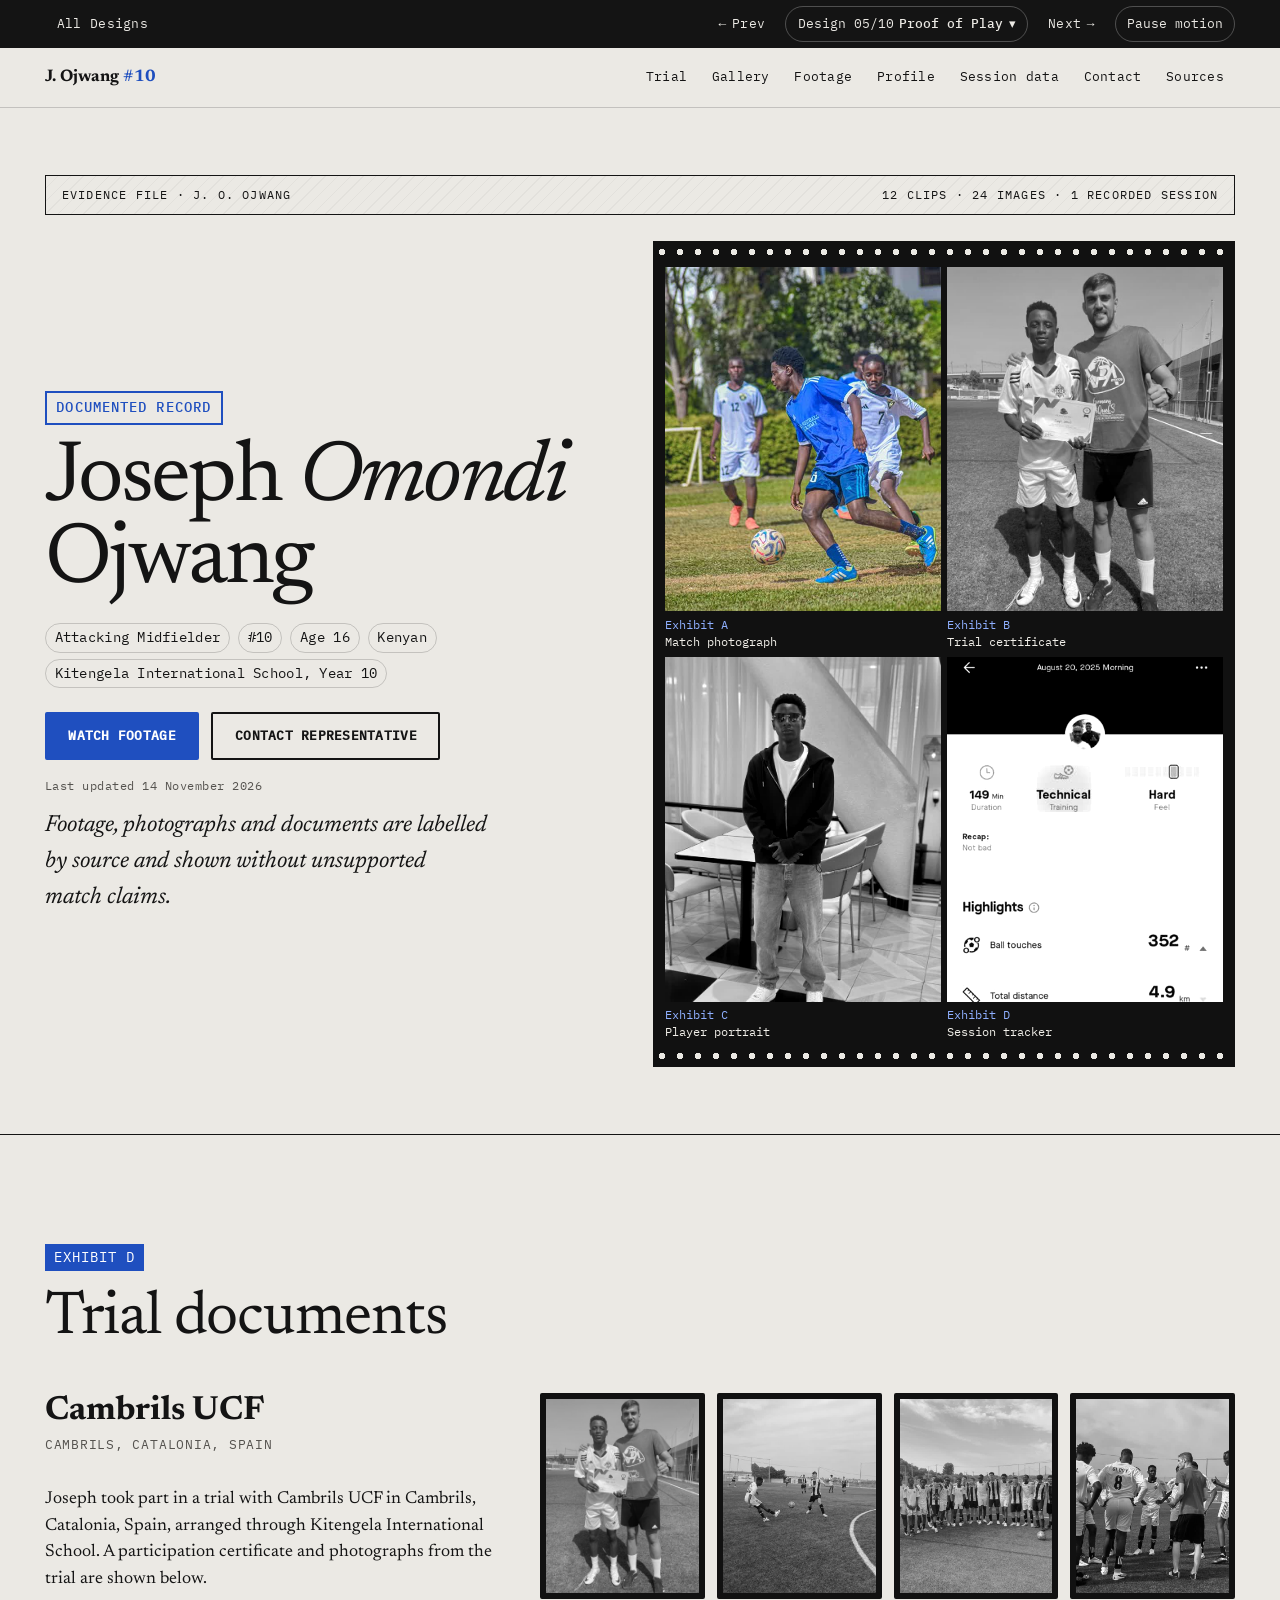
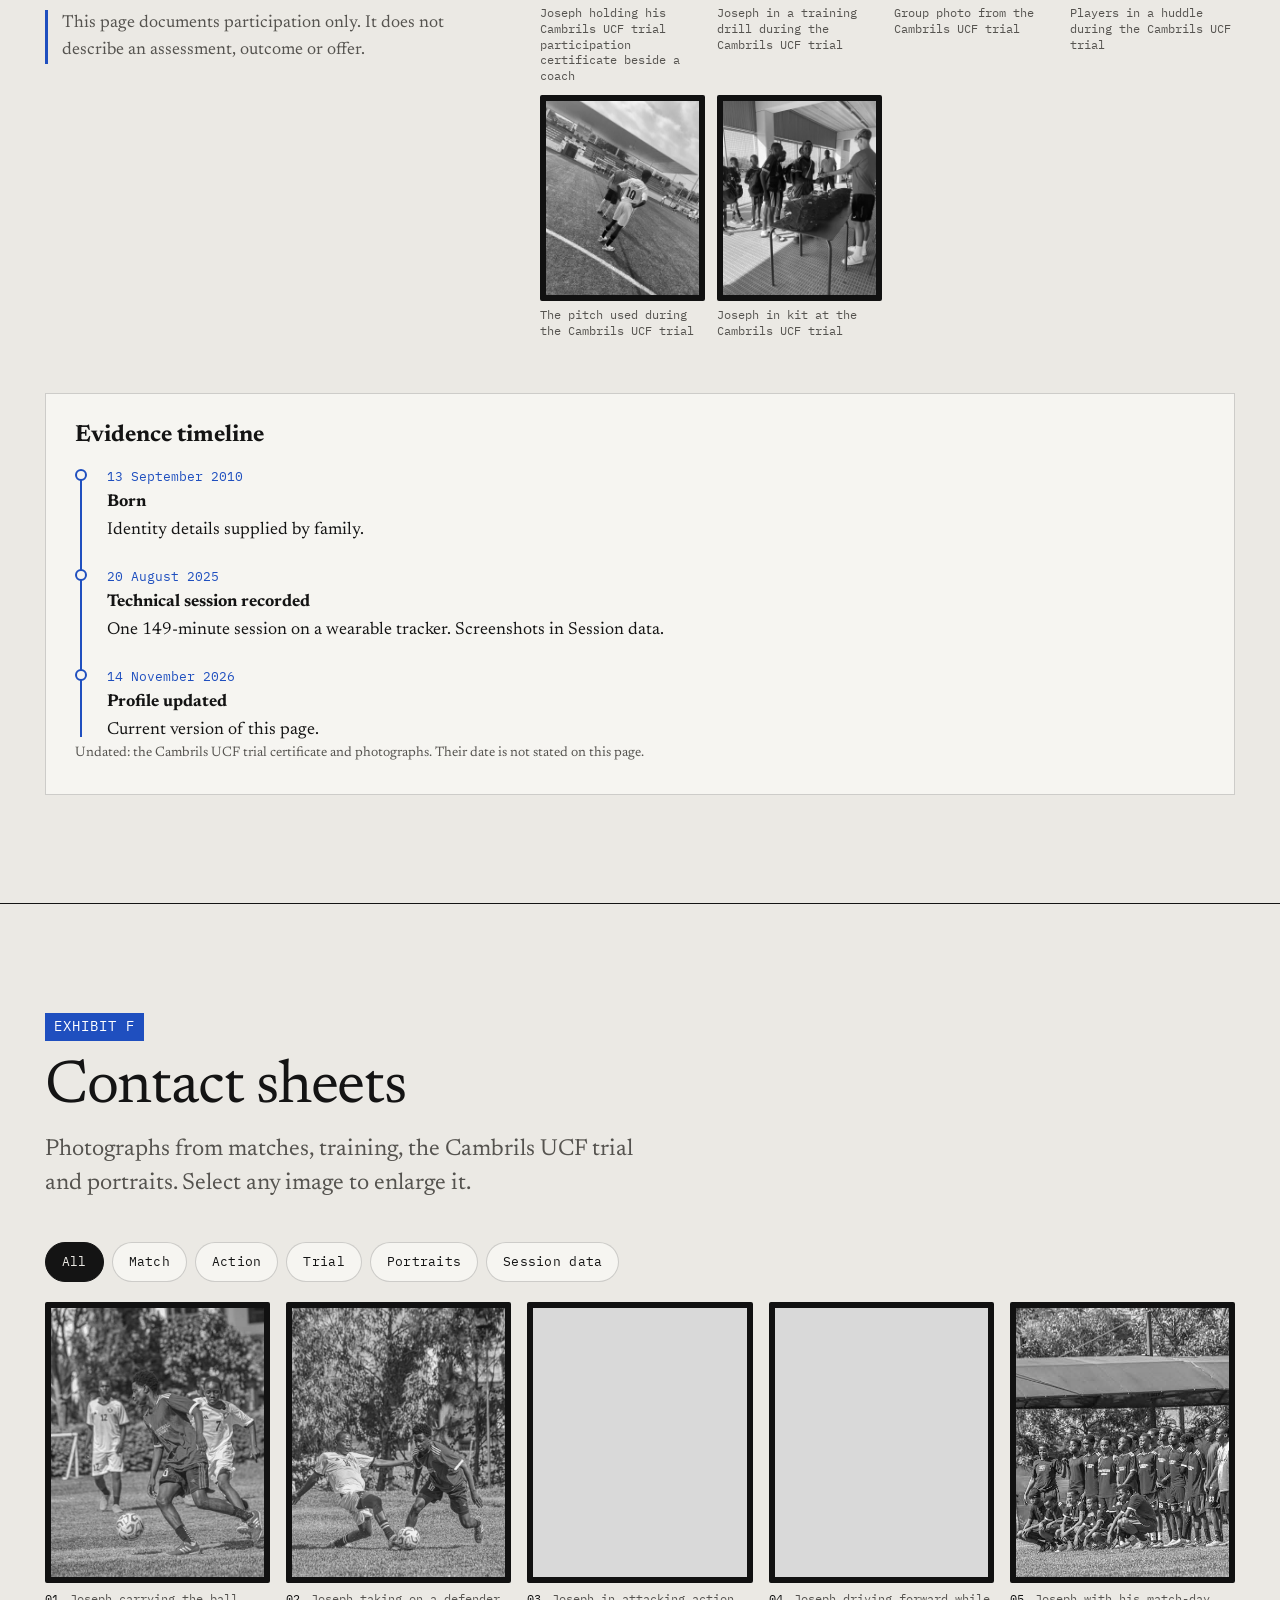
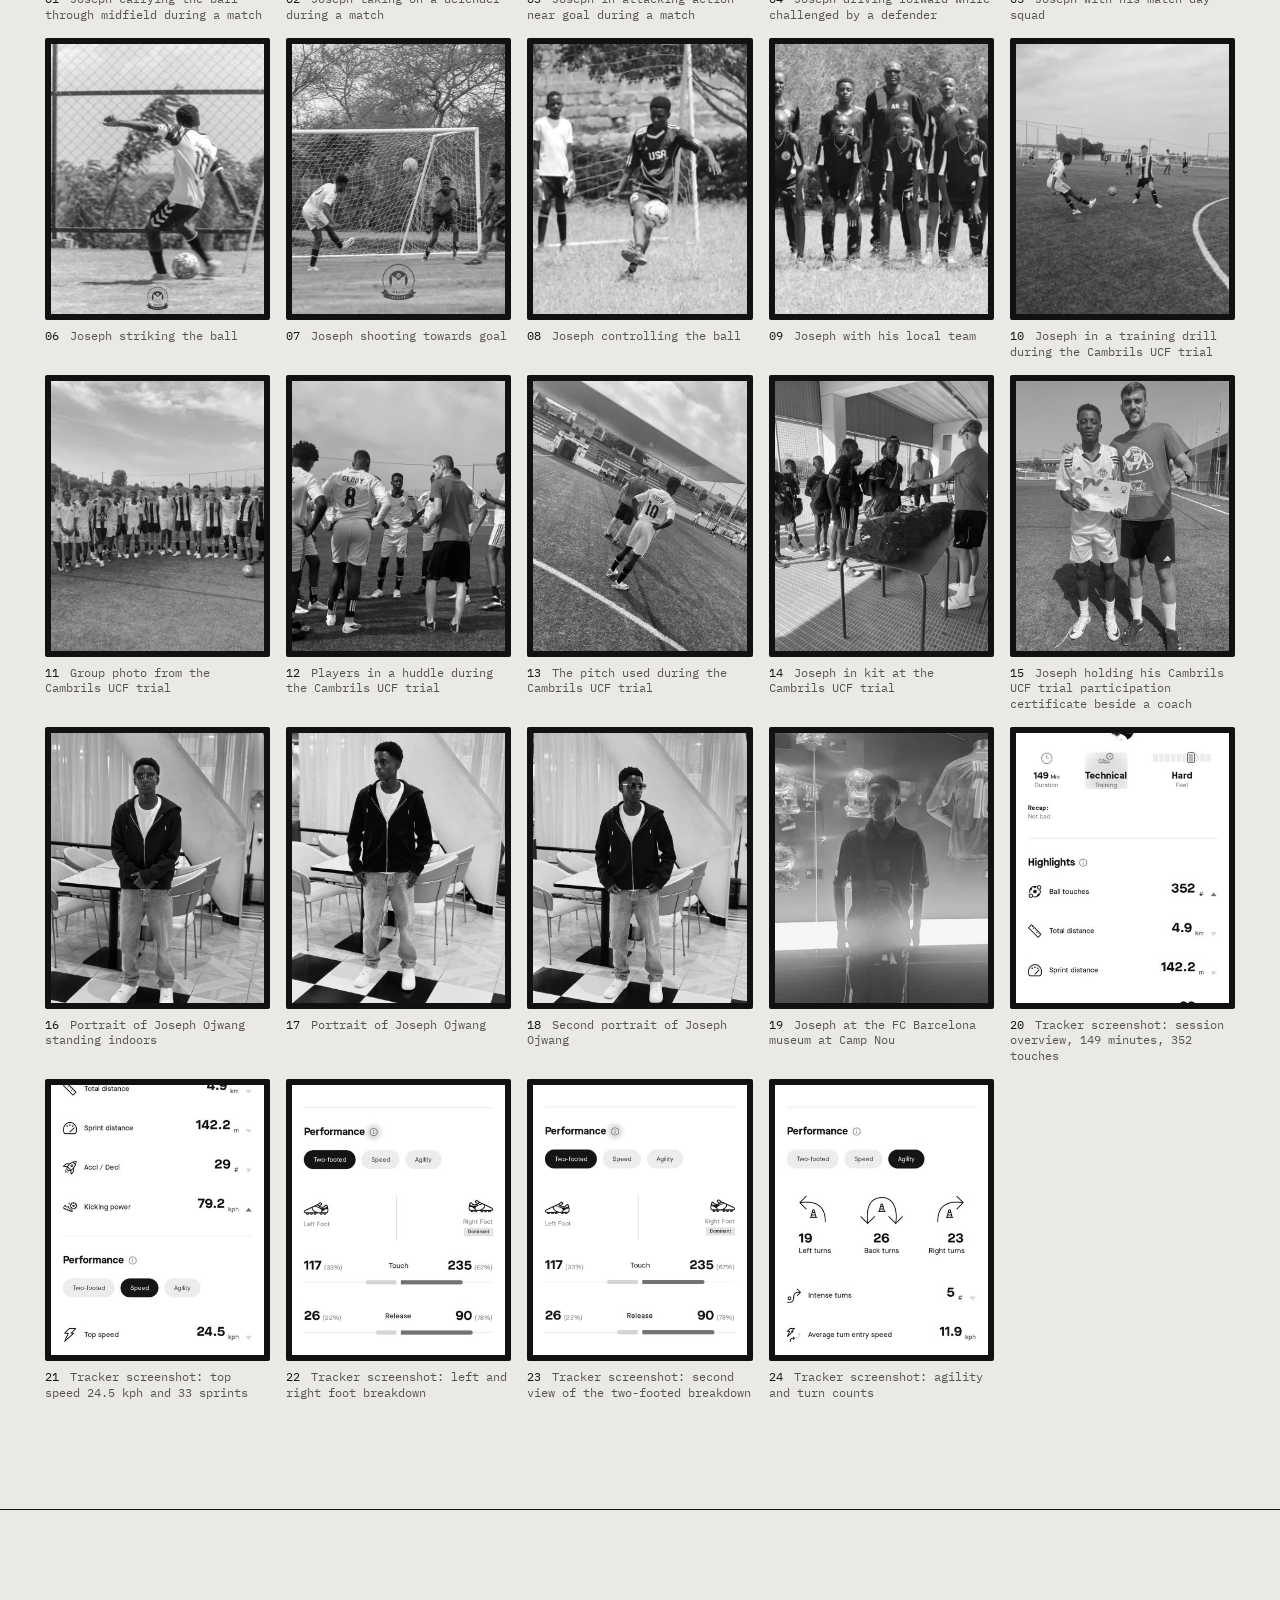
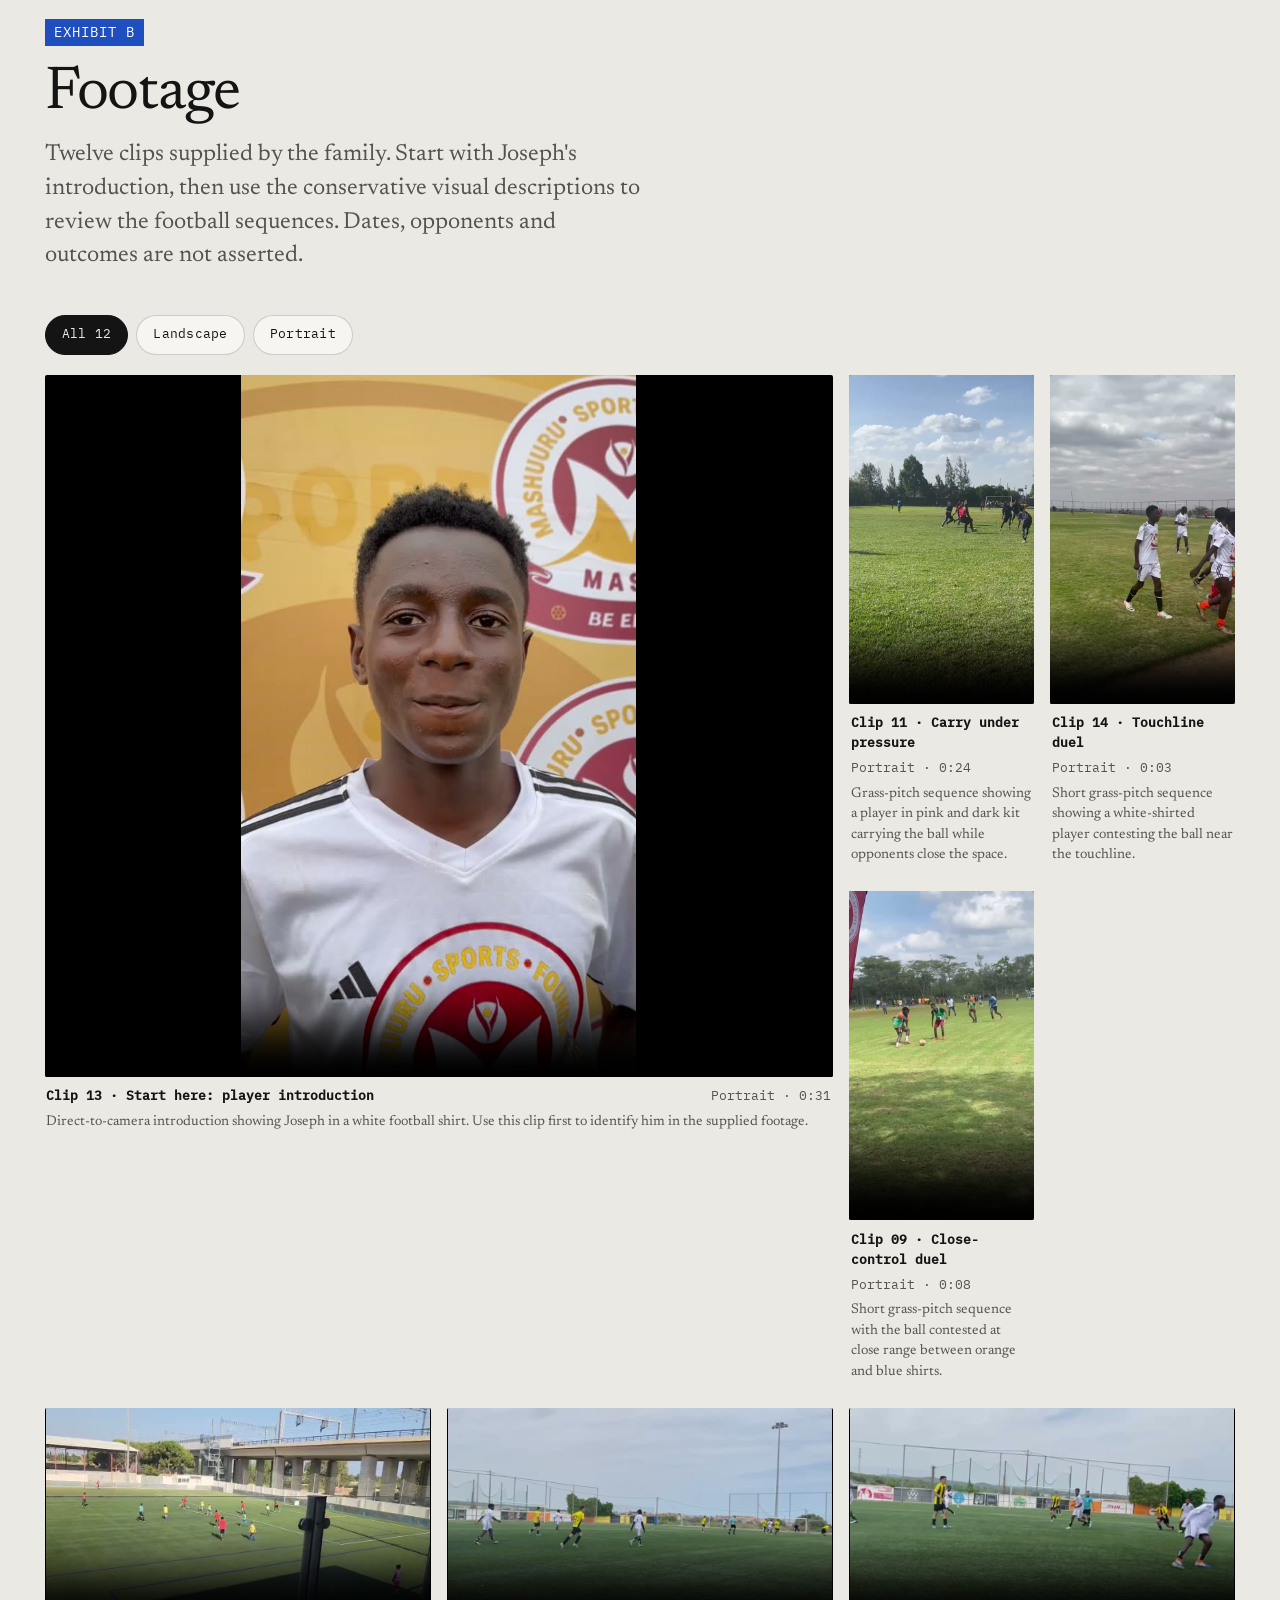
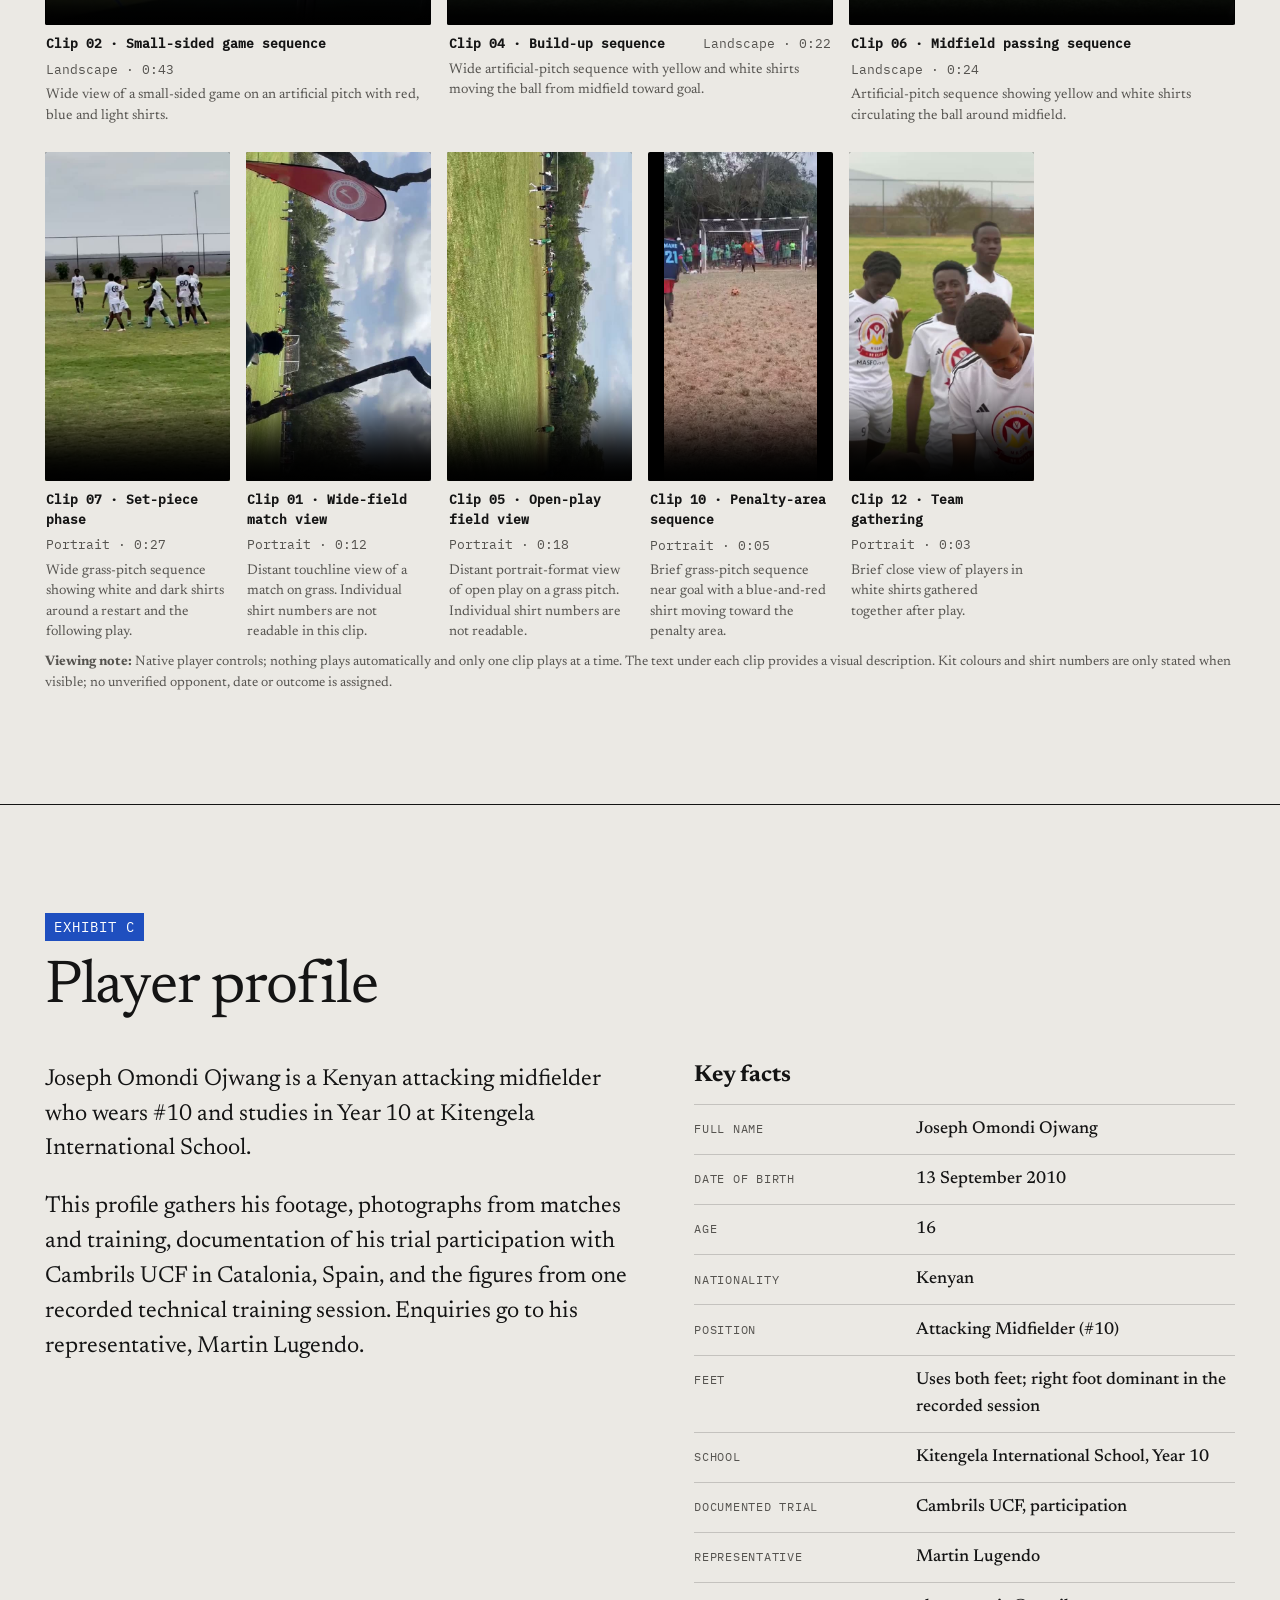
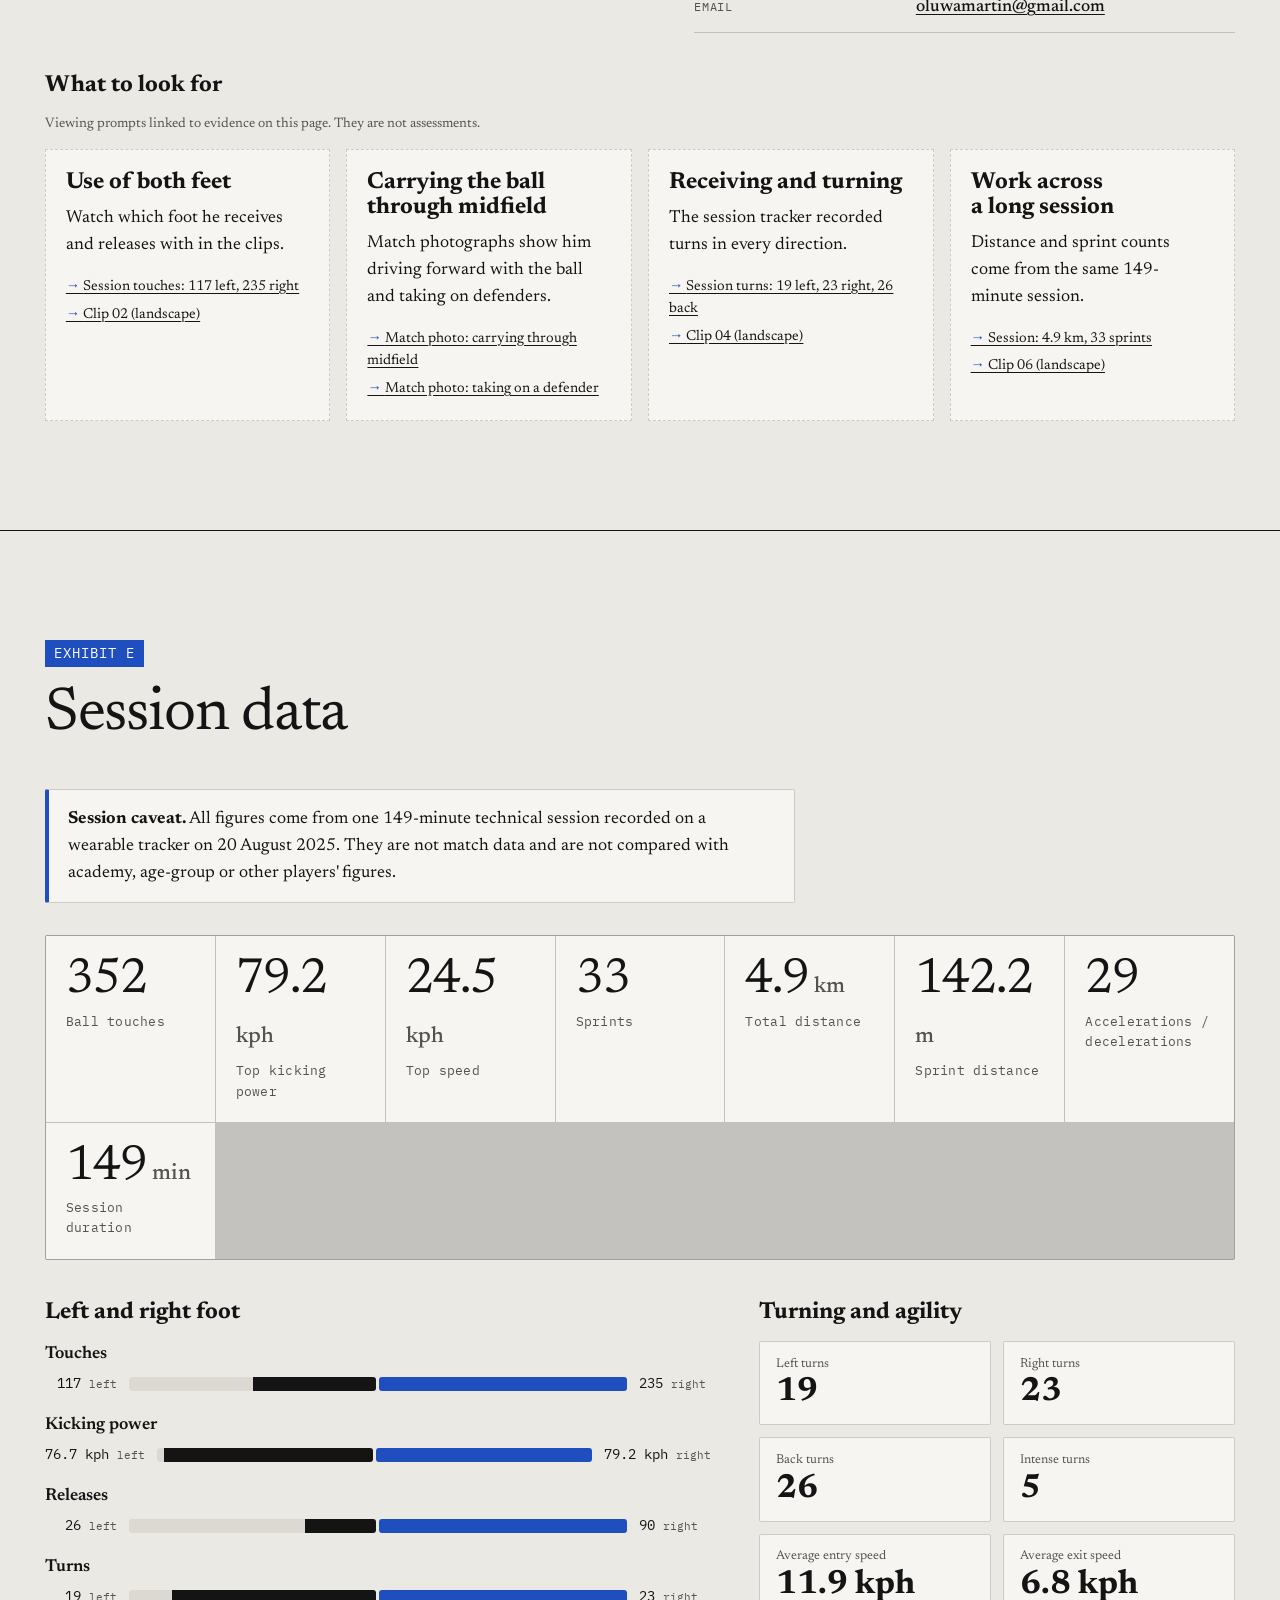
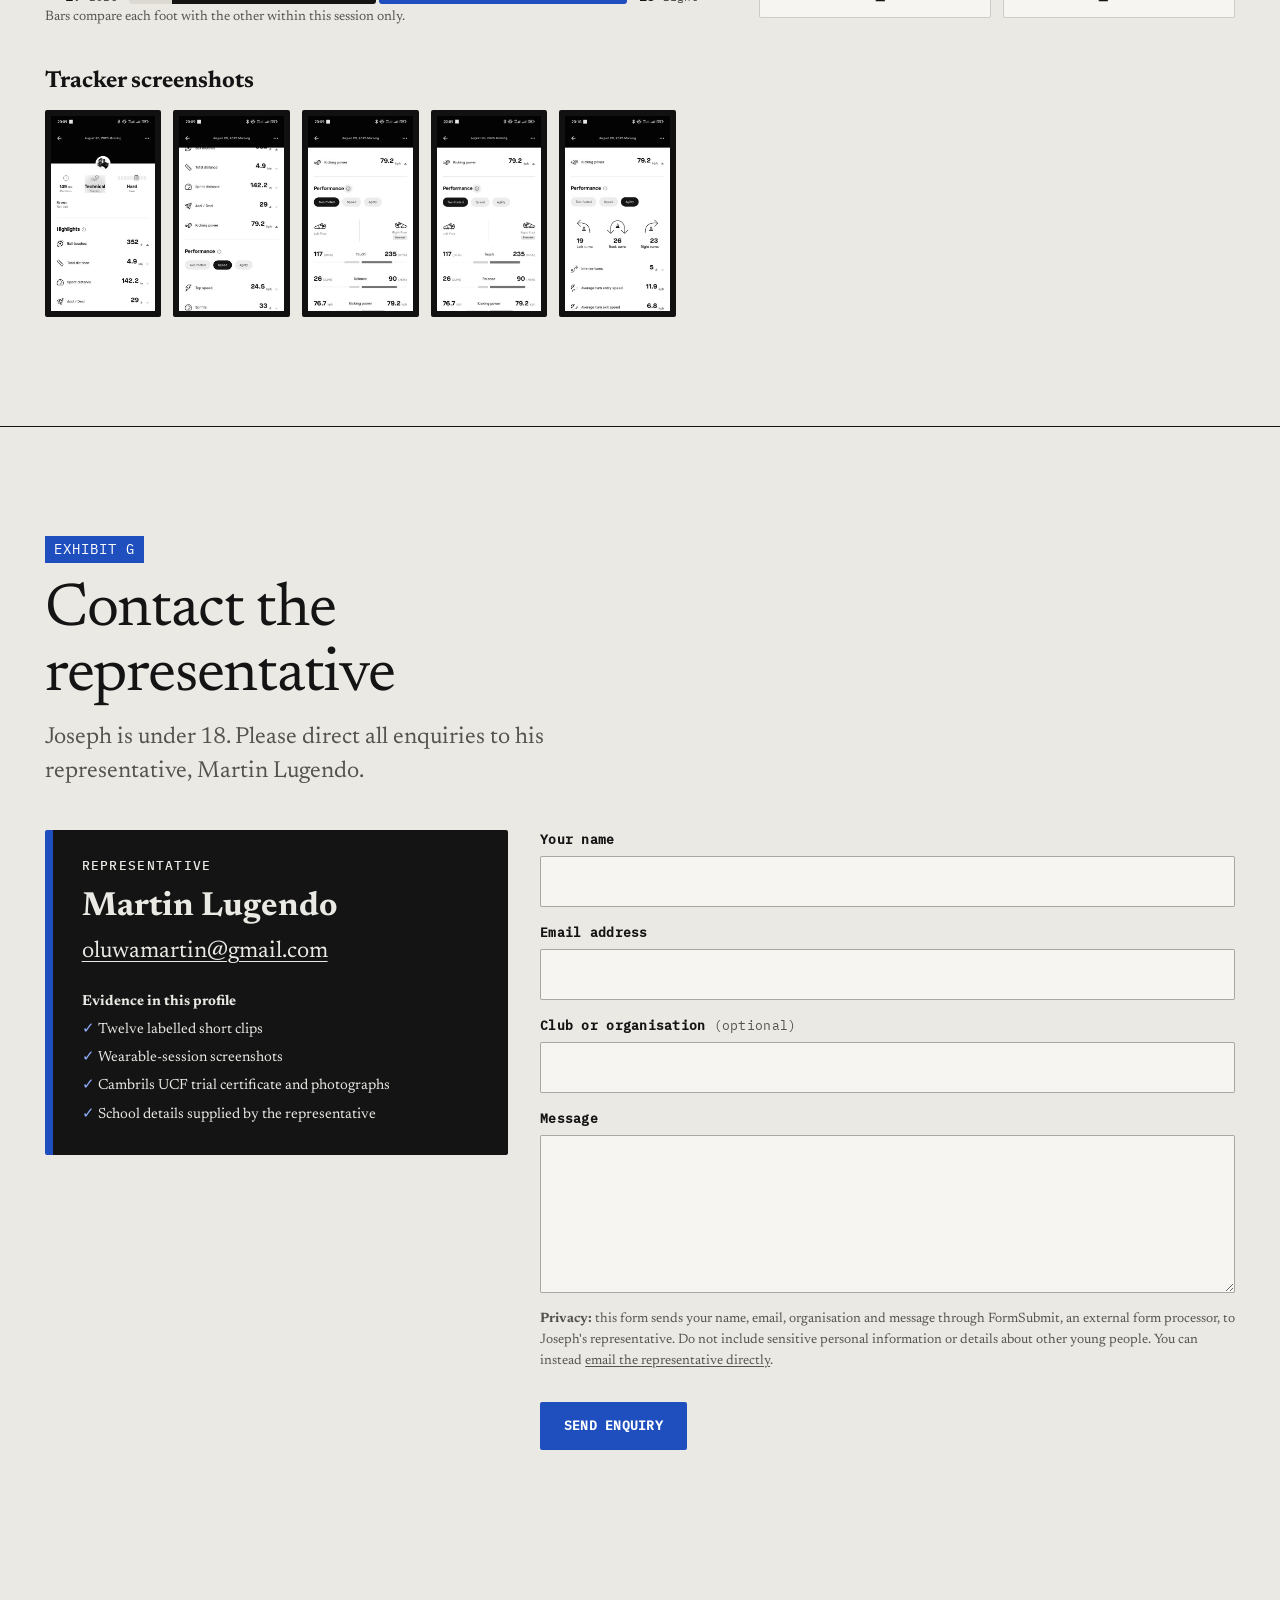
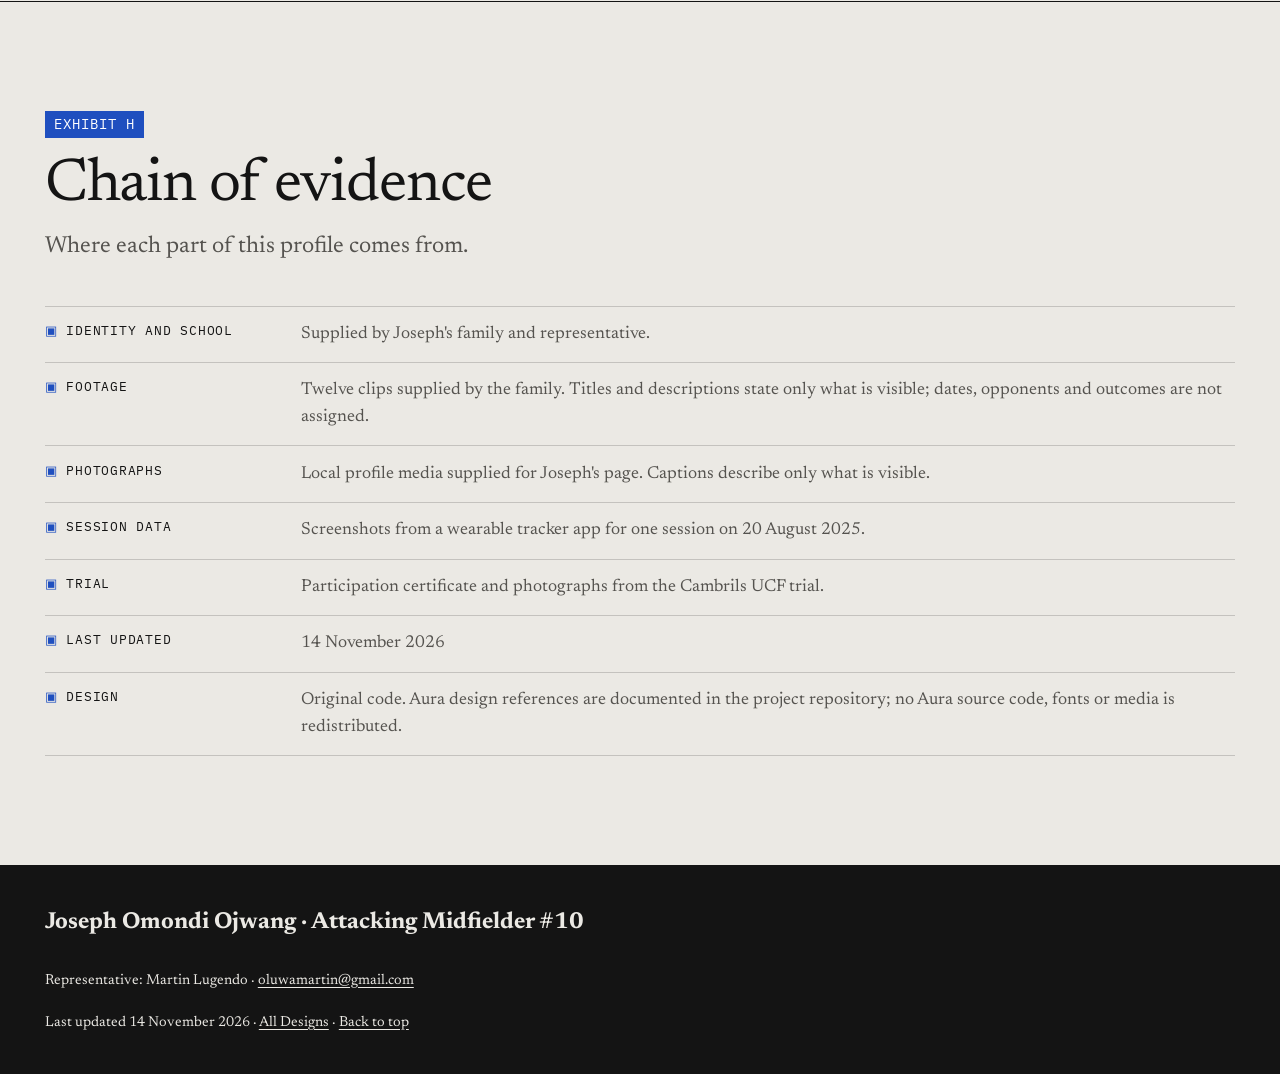
<file: 5/index.html>
<!doctype html>
<html lang="en" class="no-js">
<head>
<meta charset="utf-8">
<meta name="viewport" content="width=device-width, initial-scale=1">
<title>Joseph Omondi Ojwang · Attacking Midfielder #10 · Design 05 Proof of Play</title>
<meta name="description" content="Joseph Omondi Ojwang, Kenyan attacking midfielder (#10), age 16. Footage, documented Cambrils UCF trial participation, session data and representative contact.">
<meta name="theme-color" content="#ebe9e4">
<meta property="og:title" content="Joseph Omondi Ojwang · Attacking Midfielder #10 · Design 05 Proof of Play">
<meta property="og:description" content="Joseph Omondi Ojwang, Kenyan attacking midfielder (#10), age 16. Footage, documented Cambrils UCF trial participation, session data and representative contact.">
<link rel="icon" href="/shared/favicon.svg" type="image/svg+xml">
<link rel="preload" href="/shared/fonts/newsreader-var.woff2" as="font" type="font/woff2" crossorigin><link rel="preload" href="/shared/fonts/ibm-plex-mono-400.woff2" as="font" type="font/woff2" crossorigin>
<link rel="stylesheet" href="/shared/css/tokens.css"><link rel="stylesheet" href="/shared/css/base.css"><link rel="stylesheet" href="/shared/css/components.css"><link rel="stylesheet" href="/shared/css/motion.css"><link rel="stylesheet" href="/variations/05/variant.css">
<script>document.documentElement.classList.replace('no-js','js')</script>
<script src="/shared/js/app.js" defer></script>
</head>
<body class="profile v05" data-variant="05">
<a class="skip-link" href="#main">Skip to main content</a>
<div class="progress" aria-hidden="true"><span></span></div>
<nav class="design-bar" aria-label="Design variations"><a class="db-all" href="/">All Designs</a><a class="db-step" rel="prev" href="/4/" aria-label="Previous design: Half-Space"><span aria-hidden="true">←</span> <span class="db-step-t">Prev</span></a><div class="switcher"><button type="button" class="switcher-toggle" data-switcher-toggle aria-expanded="false" aria-controls="switcher-panel"><span class="sw-cur">Design 05/10</span> <span class="sw-curname">Proof of Play</span> <span class="sw-short" aria-hidden="true">05/10</span> <span class="sw-caret" aria-hidden="true">▾</span></button><div class="switcher-panel" id="switcher-panel" hidden><p class="sw-head">Switch design · keeps your place</p><ul><li><a data-variant-link href="/1/"><span class="sw-n">01</span> <span class="sw-t">Scout Desk</span> <small>Recruitment dossier with a sticky index</small></a></li><li><a data-variant-link href="/2/"><span class="sw-n">02</span> <span class="sw-t">Floodlights</span> <small>Night broadcast with a footage queue</small></a></li><li><a data-variant-link href="/3/"><span class="sw-n">03</span> <span class="sw-t">Match Programme</span> <small>Editorial matchday programme spreads</small></a></li><li><a data-variant-link href="/4/"><span class="sw-n">04</span> <span class="sw-t">Half-Space</span> <small>Tactical board linking traits to evidence</small></a></li><li><a data-variant-link href="/5/" aria-current="page"><span class="sw-n">05</span> <span class="sw-t">Proof of Play</span> <small>Documentary archive and evidence timeline</small></a></li><li><a data-variant-link href="/6/"><span class="sw-n">06</span> <span class="sw-t">Bilateral</span> <small>Left and right, measured side by side</small></a></li><li><a data-variant-link href="/7/"><span class="sw-n">07</span> <span class="sw-t">The Number Ten</span> <small>Cinematic chapters around the #10</small></a></li><li><a data-variant-link href="/8/"><span class="sw-n">08</span> <span class="sw-t">Kitengela to Cambrils</span> <small>A geographic documentary of the places on record</small></a></li><li><a data-variant-link href="/9/"><span class="sw-n">09</span> <span class="sw-t">Frame by Frame</span> <small>Contact-sheet portfolio with media filters</small></a></li><li><a data-variant-link href="/10/"><span class="sw-n">10</span> <span class="sw-t">60-Second Scout</span> <small>Six-step executive briefing at your own pace</small></a></li></ul></div></div><a class="db-step" rel="next" href="/6/" aria-label="Next design: Bilateral"><span class="db-step-t">Next</span> <span aria-hidden="true">→</span></a><button type="button" class="motion-toggle" data-motion-toggle aria-pressed="false"><span class="mt-icon" aria-hidden="true"></span><span class="mt-label">Pause motion</span></button></nav>
<header class="site-header"><a class="brand" href="#overview">J. Ojwang <span>#10</span></a><button type="button" class="menu-toggle" data-menu-toggle aria-expanded="false" aria-controls="site-nav">Menu</button><nav class="site-nav" id="site-nav" aria-label="Sections"><ul><li><a href="#trial">Trial</a></li><li><a href="#gallery">Gallery</a></li><li><a href="#footage">Footage</a></li><li><a href="#profile">Profile</a></li><li><a href="#data">Session data</a></li><li><a href="#contact">Contact</a></li><li><a href="#provenance">Sources</a></li></ul></nav></header>
<main id="main" tabindex="-1">
<section id="overview" class="hero hero--archive" aria-labelledby="hero-title"><div class="archive-head"><p>Evidence file · J. O. Ojwang</p><p>12 clips · 24 images · 1 recorded session</p></div><div class="archive-grid"><div class="archive-copy" data-reveal><p class="kicker">Documented record</p><h1 id="hero-title"><span class="n-first">Joseph</span> <span class="n-middle">Omondi</span> <span class="n-last">Ojwang</span></h1><p class="idline"><span>Attacking Midfielder</span> <span>#10</span> <span>Age 16</span> <span>Kenyan</span> <span>Kitengela International School, Year 10</span></p><div class="cta-row"><a class="btn btn--primary" href="#footage">Watch Footage</a><a class="btn btn--ghost" href="#contact">Contact Representative</a></div><p class="stamp"><time datetime="2026-11-14">Last updated 14 November 2026</time></p><p class="archive-lede">Footage, photographs and documents are labelled by source and shown without unsupported match claims.</p></div><ol class="contact-strip"><li class="strip-frame" data-reveal><figure><img class="strip-img" src="/assets/images/joseph-match-carry.jpg" srcset="/assets/images/thumbs/joseph-match-carry.jpg 900w, /assets/images/joseph-match-carry.jpg 1332w" sizes="(max-width: 920px) 90vw, 40vw" width="1332" height="1000" alt="Joseph carrying the ball through midfield during a match" loading="eager" fetchpriority="high" decoding="async"><figcaption><span>Exhibit A</span> Match photograph</figcaption></figure></li><li class="strip-frame" data-reveal><figure><img src="/assets/images/thumbs/trial-certificate.jpg" width="676" height="900" alt="Joseph holding his Cambrils UCF trial participation certificate beside a coach" loading="eager" decoding="async"><figcaption><span>Exhibit B</span> Trial certificate</figcaption></figure></li><li class="strip-frame" data-reveal><figure><img src="/assets/images/thumbs/hero-portrait.jpg" width="676" height="900" alt="Portrait of Joseph Ojwang standing indoors" loading="eager" decoding="async"><figcaption><span>Exhibit C</span> Player portrait</figcaption></figure></li><li class="strip-frame" data-reveal><figure><img src="/assets/images/thumbs/stats-overview.jpg" width="406" height="900" alt="Tracker screenshot: session overview, 149 minutes, 352 touches" loading="eager" decoding="async"><figcaption><span>Exhibit D</span> Session tracker</figcaption></figure></li></ol></div></section>
<section id="trial" class="sec sec--trial" aria-labelledby="trial-title"><div class="sec-inner"><header class="sec-head" data-reveal><p class="sec-kicker">Exhibit D</p><h2 id="trial-title">Trial documents</h2></header><div class="trial-grid"><div class="trial-copy" data-reveal><p class="trial-club">Cambrils UCF <span>Cambrils, Catalonia, Spain</span></p><p>Joseph took part in a trial with Cambrils UCF in Cambrils, Catalonia, Spain, arranged through Kitengela International School. A participation certificate and photographs from the trial are shown below.</p><p class="note">This page documents participation only. It does not describe an assessment, outcome or offer.</p></div><ul class="trial-media"><li class="trial-item" data-reveal><a class="lb-link" href="/assets/images/trial-certificate.jpeg" data-lightbox="trial" data-caption="Joseph holding his Cambrils UCF trial participation certificate beside a coach"><img src="/assets/images/thumbs/trial-certificate.jpg" width="676" height="900" alt="Joseph holding his Cambrils UCF trial participation certificate beside a coach" loading="lazy" decoding="async"><span class="cap">Joseph holding his Cambrils UCF trial participation certificate beside a coach</span></a></li><li class="trial-item" data-reveal><a class="lb-link" href="/assets/images/trial-action-1.jpeg" data-lightbox="trial" data-caption="Joseph in a training drill during the Cambrils UCF trial"><img src="/assets/images/thumbs/trial-action-1.jpg" width="900" height="676" alt="Joseph in a training drill during the Cambrils UCF trial" loading="lazy" decoding="async"><span class="cap">Joseph in a training drill during the Cambrils UCF trial</span></a></li><li class="trial-item" data-reveal><a class="lb-link" href="/assets/images/trial-team.jpeg" data-lightbox="trial" data-caption="Group photo from the Cambrils UCF trial"><img src="/assets/images/thumbs/trial-team.jpg" width="900" height="676" alt="Group photo from the Cambrils UCF trial" loading="lazy" decoding="async"><span class="cap">Group photo from the Cambrils UCF trial</span></a></li><li class="trial-item" data-reveal><a class="lb-link" href="/assets/images/trial-huddle.jpeg" data-lightbox="trial" data-caption="Players in a huddle during the Cambrils UCF trial"><img src="/assets/images/thumbs/trial-huddle.jpg" width="900" height="676" alt="Players in a huddle during the Cambrils UCF trial" loading="lazy" decoding="async"><span class="cap">Players in a huddle during the Cambrils UCF trial</span></a></li><li class="trial-item" data-reveal><a class="lb-link" href="/assets/images/trial-pitch.jpeg" data-lightbox="trial" data-caption="The pitch used during the Cambrils UCF trial"><img src="/assets/images/thumbs/trial-pitch.jpg" width="676" height="900" alt="The pitch used during the Cambrils UCF trial" loading="lazy" decoding="async"><span class="cap">The pitch used during the Cambrils UCF trial</span></a></li><li class="trial-item" data-reveal><a class="lb-link" href="/assets/images/trial-gear.jpeg" data-lightbox="trial" data-caption="Joseph in kit at the Cambrils UCF trial"><img src="/assets/images/thumbs/trial-gear.jpg" width="676" height="900" alt="Joseph in kit at the Cambrils UCF trial" loading="lazy" decoding="async"><span class="cap">Joseph in kit at the Cambrils UCF trial</span></a></li></ul></div><div class="timeline-wrap"><h3>Evidence timeline</h3><ol class="timeline"><li class="tl-item" data-reveal><time datetime="2010-09-13">13 September 2010</time><h4>Born</h4><p>Identity details supplied by family.</p></li><li class="tl-item" data-reveal><time datetime="2025-08-20">20 August 2025</time><h4>Technical session recorded</h4><p>One 149-minute session on a wearable tracker. Screenshots in Session data.</p></li><li class="tl-item" data-reveal><time datetime="2026-11-14">14 November 2026</time><h4>Profile updated</h4><p>Current version of this page.</p></li></ol><p class="fine">Undated: the Cambrils UCF trial certificate and photographs. Their date is not stated on this page.</p></div></div></section>
<section id="gallery" class="sec sec--gallery" aria-labelledby="gallery-title"><div class="sec-inner"><header class="sec-head" data-reveal><p class="sec-kicker">Exhibit F</p><h2 id="gallery-title">Contact sheets</h2><p class="lede">Photographs from matches, training, the Cambrils UCF trial and portraits. Select any image to enlarge it.</p></header><div class="chip-row" data-gallery-filters role="group" aria-label="Filter photographs" hidden><button type="button" class="chip" data-gallery-filter="all" aria-pressed="true">All</button><button type="button" class="chip" data-gallery-filter="match" aria-pressed="false">Match</button><button type="button" class="chip" data-gallery-filter="action" aria-pressed="false">Action</button><button type="button" class="chip" data-gallery-filter="trial" aria-pressed="false">Trial</button><button type="button" class="chip" data-gallery-filter="portrait" aria-pressed="false">Portraits</button><button type="button" class="chip" data-gallery-filter="data" aria-pressed="false">Session data</button></div><p class="fine" data-gallery-count aria-live="polite"></p><ul class="gallery-grid"><li class="g-item g-item--match" id="photo-joseph-match-carry" data-cat="match" data-reveal><a class="g-link" href="/assets/images/joseph-match-carry.jpg" data-lightbox="gallery" data-caption="Joseph carrying the ball through midfield during a match"><img src="/assets/images/thumbs/joseph-match-carry.jpg" width="900" height="676" alt="Joseph carrying the ball through midfield during a match" loading="lazy" decoding="async"><span class="g-cap"><span class="g-no">01</span> Joseph carrying the ball through midfield during a match</span></a></li><li class="g-item g-item--match" id="photo-joseph-match-dribble-2" data-cat="match" data-reveal><a class="g-link" href="/assets/images/joseph-match-dribble-2.jpg" data-lightbox="gallery" data-caption="Joseph taking on a defender during a match"><img src="/assets/images/thumbs/joseph-match-dribble-2.jpg" width="900" height="752" alt="Joseph taking on a defender during a match" loading="lazy" decoding="async"><span class="g-cap"><span class="g-no">02</span> Joseph taking on a defender during a match</span></a></li><li class="g-item g-item--match" id="photo-joseph-match-action" data-cat="match" data-reveal><a class="g-link" href="/assets/images/joseph-match-action.jpg" data-lightbox="gallery" data-caption="Joseph in attacking action near goal during a match"><img src="/assets/images/thumbs/joseph-match-action.jpg" width="900" height="654" alt="Joseph in attacking action near goal during a match" loading="lazy" decoding="async"><span class="g-cap"><span class="g-no">03</span> Joseph in attacking action near goal during a match</span></a></li><li class="g-item g-item--match" id="photo-joseph-match-dribble-1" data-cat="match" data-reveal><a class="g-link" href="/assets/images/joseph-match-dribble-1.jpg" data-lightbox="gallery" data-caption="Joseph driving forward while challenged by a defender"><img src="/assets/images/thumbs/joseph-match-dribble-1.jpg" width="900" height="638" alt="Joseph driving forward while challenged by a defender" loading="lazy" decoding="async"><span class="g-cap"><span class="g-no">04</span> Joseph driving forward while challenged by a defender</span></a></li><li class="g-item g-item--match" id="photo-joseph-team-photo" data-cat="match" data-reveal><a class="g-link" href="/assets/images/joseph-team-photo.jpg" data-lightbox="gallery" data-caption="Joseph with his match-day squad"><img src="/assets/images/thumbs/joseph-team-photo.jpg" width="750" height="500" alt="Joseph with his match-day squad" loading="lazy" decoding="async"><span class="g-cap"><span class="g-no">05</span> Joseph with his match-day squad</span></a></li><li class="g-item g-item--action" id="photo-action-kick" data-cat="action" data-reveal><a class="g-link" href="/assets/images/action-kick.jpeg" data-lightbox="gallery" data-caption="Joseph striking the ball"><img src="/assets/images/thumbs/action-kick.jpg" width="600" height="900" alt="Joseph striking the ball" loading="lazy" decoding="async"><span class="g-cap"><span class="g-no">06</span> Joseph striking the ball</span></a></li><li class="g-item g-item--action" id="photo-action-goal" data-cat="action" data-reveal><a class="g-link" href="/assets/images/action-goal.jpeg" data-lightbox="gallery" data-caption="Joseph shooting towards goal"><img src="/assets/images/thumbs/action-goal.jpg" width="900" height="506" alt="Joseph shooting towards goal" loading="lazy" decoding="async"><span class="g-cap"><span class="g-no">07</span> Joseph shooting towards goal</span></a></li><li class="g-item g-item--action" id="photo-action-control" data-cat="action" data-reveal><a class="g-link" href="/assets/images/action-control.jpeg" data-lightbox="gallery" data-caption="Joseph controlling the ball"><img src="/assets/images/thumbs/action-control.jpg" width="900" height="600" alt="Joseph controlling the ball" loading="lazy" decoding="async"><span class="g-cap"><span class="g-no">08</span> Joseph controlling the ball</span></a></li><li class="g-item g-item--action" id="photo-team-local" data-cat="action" data-reveal><a class="g-link" href="/assets/images/team-local.jpeg" data-lightbox="gallery" data-caption="Joseph with his local team"><img src="/assets/images/thumbs/team-local.jpg" width="900" height="600" alt="Joseph with his local team" loading="lazy" decoding="async"><span class="g-cap"><span class="g-no">09</span> Joseph with his local team</span></a></li><li class="g-item g-item--trial" id="photo-trial-action-1" data-cat="trial" data-reveal><a class="g-link" href="/assets/images/trial-action-1.jpeg" data-lightbox="gallery" data-caption="Joseph in a training drill during the Cambrils UCF trial"><img src="/assets/images/thumbs/trial-action-1.jpg" width="900" height="676" alt="Joseph in a training drill during the Cambrils UCF trial" loading="lazy" decoding="async"><span class="g-cap"><span class="g-no">10</span> Joseph in a training drill during the Cambrils UCF trial</span></a></li><li class="g-item g-item--trial" id="photo-trial-team" data-cat="trial" data-reveal><a class="g-link" href="/assets/images/trial-team.jpeg" data-lightbox="gallery" data-caption="Group photo from the Cambrils UCF trial"><img src="/assets/images/thumbs/trial-team.jpg" width="900" height="676" alt="Group photo from the Cambrils UCF trial" loading="lazy" decoding="async"><span class="g-cap"><span class="g-no">11</span> Group photo from the Cambrils UCF trial</span></a></li><li class="g-item g-item--trial" id="photo-trial-huddle" data-cat="trial" data-reveal><a class="g-link" href="/assets/images/trial-huddle.jpeg" data-lightbox="gallery" data-caption="Players in a huddle during the Cambrils UCF trial"><img src="/assets/images/thumbs/trial-huddle.jpg" width="900" height="676" alt="Players in a huddle during the Cambrils UCF trial" loading="lazy" decoding="async"><span class="g-cap"><span class="g-no">12</span> Players in a huddle during the Cambrils UCF trial</span></a></li><li class="g-item g-item--trial" id="photo-trial-pitch" data-cat="trial" data-reveal><a class="g-link" href="/assets/images/trial-pitch.jpeg" data-lightbox="gallery" data-caption="The pitch used during the Cambrils UCF trial"><img src="/assets/images/thumbs/trial-pitch.jpg" width="676" height="900" alt="The pitch used during the Cambrils UCF trial" loading="lazy" decoding="async"><span class="g-cap"><span class="g-no">13</span> The pitch used during the Cambrils UCF trial</span></a></li><li class="g-item g-item--trial" id="photo-trial-gear" data-cat="trial" data-reveal><a class="g-link" href="/assets/images/trial-gear.jpeg" data-lightbox="gallery" data-caption="Joseph in kit at the Cambrils UCF trial"><img src="/assets/images/thumbs/trial-gear.jpg" width="676" height="900" alt="Joseph in kit at the Cambrils UCF trial" loading="lazy" decoding="async"><span class="g-cap"><span class="g-no">14</span> Joseph in kit at the Cambrils UCF trial</span></a></li><li class="g-item g-item--trial" id="photo-trial-certificate" data-cat="trial" data-reveal><a class="g-link" href="/assets/images/trial-certificate.jpeg" data-lightbox="gallery" data-caption="Joseph holding his Cambrils UCF trial participation certificate beside a coach"><img src="/assets/images/thumbs/trial-certificate.jpg" width="676" height="900" alt="Joseph holding his Cambrils UCF trial participation certificate beside a coach" loading="lazy" decoding="async"><span class="g-cap"><span class="g-no">15</span> Joseph holding his Cambrils UCF trial participation certificate beside a coach</span></a></li><li class="g-item g-item--portrait" id="photo-hero-portrait" data-cat="portrait" data-reveal><a class="g-link" href="/assets/images/web/hero-portrait.jpg" data-lightbox="gallery" data-caption="Portrait of Joseph Ojwang standing indoors"><img src="/assets/images/thumbs/hero-portrait.jpg" width="676" height="900" alt="Portrait of Joseph Ojwang standing indoors" loading="lazy" decoding="async"><span class="g-cap"><span class="g-no">16</span> Portrait of Joseph Ojwang standing indoors</span></a></li><li class="g-item g-item--portrait" id="photo-portrait-1" data-cat="portrait" data-reveal><a class="g-link" href="/assets/images/web/portrait-1.jpg" data-lightbox="gallery" data-caption="Portrait of Joseph Ojwang"><img src="/assets/images/thumbs/portrait-1.jpg" width="676" height="900" alt="Portrait of Joseph Ojwang" loading="lazy" decoding="async"><span class="g-cap"><span class="g-no">17</span> Portrait of Joseph Ojwang</span></a></li><li class="g-item g-item--portrait" id="photo-portrait-2" data-cat="portrait" data-reveal><a class="g-link" href="/assets/images/web/portrait-2.jpg" data-lightbox="gallery" data-caption="Second portrait of Joseph Ojwang"><img src="/assets/images/thumbs/portrait-2.jpg" width="676" height="900" alt="Second portrait of Joseph Ojwang" loading="lazy" decoding="async"><span class="g-cap"><span class="g-no">18</span> Second portrait of Joseph Ojwang</span></a></li><li class="g-item g-item--portrait" id="photo-campnou" data-cat="portrait" data-reveal><a class="g-link" href="/assets/images/campnou.jpeg" data-lightbox="gallery" data-caption="Joseph at the FC Barcelona museum at Camp Nou"><img src="/assets/images/thumbs/campnou.jpg" width="416" height="900" alt="Joseph at the FC Barcelona museum at Camp Nou" loading="lazy" decoding="async"><span class="g-cap"><span class="g-no">19</span> Joseph at the FC Barcelona museum at Camp Nou</span></a></li><li class="g-item g-item--data" id="photo-stats-overview" data-cat="data" data-reveal><a class="g-link" href="/assets/images/stats-overview.jpeg" data-lightbox="gallery" data-caption="Tracker screenshot: session overview, 149 minutes, 352 touches"><img src="/assets/images/thumbs/stats-overview.jpg" width="406" height="900" alt="Tracker screenshot: session overview, 149 minutes, 352 touches" loading="lazy" decoding="async"><span class="g-cap"><span class="g-no">20</span> Tracker screenshot: session overview, 149 minutes, 352 touches</span></a></li><li class="g-item g-item--data" id="photo-stats-speed" data-cat="data" data-reveal><a class="g-link" href="/assets/images/stats-speed.jpeg" data-lightbox="gallery" data-caption="Tracker screenshot: top speed 24.5 kph and 33 sprints"><img src="/assets/images/thumbs/stats-speed.jpg" width="406" height="900" alt="Tracker screenshot: top speed 24.5 kph and 33 sprints" loading="lazy" decoding="async"><span class="g-cap"><span class="g-no">21</span> Tracker screenshot: top speed 24.5 kph and 33 sprints</span></a></li><li class="g-item g-item--data" id="photo-stats-twofooted" data-cat="data" data-reveal><a class="g-link" href="/assets/images/stats-twofooted.jpeg" data-lightbox="gallery" data-caption="Tracker screenshot: left and right foot breakdown"><img src="/assets/images/thumbs/stats-twofooted.jpg" width="406" height="900" alt="Tracker screenshot: left and right foot breakdown" loading="lazy" decoding="async"><span class="g-cap"><span class="g-no">22</span> Tracker screenshot: left and right foot breakdown</span></a></li><li class="g-item g-item--data" id="photo-stats-twofeet" data-cat="data" data-reveal><a class="g-link" href="/assets/images/stats-twofeet.jpeg" data-lightbox="gallery" data-caption="Tracker screenshot: second view of the two-footed breakdown"><img src="/assets/images/stats-twofeet.jpeg" width="720" height="1600" alt="Tracker screenshot: second view of the two-footed breakdown" loading="lazy" decoding="async"><span class="g-cap"><span class="g-no">23</span> Tracker screenshot: second view of the two-footed breakdown</span></a></li><li class="g-item g-item--data" id="photo-stats-agility" data-cat="data" data-reveal><a class="g-link" href="/assets/images/stats-agility.jpeg" data-lightbox="gallery" data-caption="Tracker screenshot: agility and turn counts"><img src="/assets/images/thumbs/stats-agility.jpg" width="406" height="900" alt="Tracker screenshot: agility and turn counts" loading="lazy" decoding="async"><span class="g-cap"><span class="g-no">24</span> Tracker screenshot: agility and turn counts</span></a></li></ul></div></section>
<section id="footage" class="sec sec--footage" aria-labelledby="footage-title"><div class="sec-inner"><header class="sec-head" data-reveal><p class="sec-kicker">Exhibit B</p><h2 id="footage-title">Footage</h2><p class="lede">Twelve clips supplied by the family. Start with Joseph&#x27;s introduction, then use the conservative visual descriptions to review the football sequences. Dates, opponents and outcomes are not asserted.</p></header><div class="chip-row" data-clip-filters role="group" aria-label="Filter clips by orientation" hidden><button type="button" class="chip" data-clip-filter="all" aria-pressed="true">All 12</button><button type="button" class="chip" data-clip-filter="landscape" aria-pressed="false">Landscape</button><button type="button" class="chip" data-clip-filter="portrait" aria-pressed="false">Portrait</button></div><ol class="clip-list"><li class="clip clip--portrait clip--featured" id="clip-13" data-orientation="portrait" data-reveal><figure class="clip-fig"><div class="clip-frame"><video controls preload="none" playsinline poster="/assets/posters/highlight-13.jpg" width="540" height="960" aria-describedby="clip-13-label"><source src="/assets/videos/highlight-13.mp4" type="video/mp4"><a href="/assets/videos/highlight-13.mp4">Download clip 13</a></video></div><figcaption class="clip-cap" id="clip-13-label" data-clip-label><span class="clip-no">Clip 13 · Start here: player introduction</span> <span class="clip-meta">Portrait · 0:31</span><span class="clip-desc">Direct-to-camera introduction showing Joseph in a white football shirt. Use this clip first to identify him in the supplied footage.</span></figcaption></figure></li><li class="clip clip--portrait" id="clip-11" data-orientation="portrait" data-reveal><figure class="clip-fig"><div class="clip-frame"><video controls preload="none" playsinline poster="/assets/posters/highlight-11.jpg" width="540" height="960" aria-describedby="clip-11-label"><source src="/assets/videos/highlight-11.mp4" type="video/mp4"><a href="/assets/videos/highlight-11.mp4">Download clip 11</a></video></div><figcaption class="clip-cap" id="clip-11-label" data-clip-label><span class="clip-no">Clip 11 · Carry under pressure</span> <span class="clip-meta">Portrait · 0:24</span><span class="clip-desc">Grass-pitch sequence showing a player in pink and dark kit carrying the ball while opponents close the space.</span></figcaption></figure></li><li class="clip clip--portrait" id="clip-14" data-orientation="portrait" data-reveal><figure class="clip-fig"><div class="clip-frame"><video controls preload="none" playsinline poster="/assets/posters/highlight-14.jpg" width="540" height="960" aria-describedby="clip-14-label"><source src="/assets/videos/highlight-14.mp4" type="video/mp4"><a href="/assets/videos/highlight-14.mp4">Download clip 14</a></video></div><figcaption class="clip-cap" id="clip-14-label" data-clip-label><span class="clip-no">Clip 14 · Touchline duel</span> <span class="clip-meta">Portrait · 0:03</span><span class="clip-desc">Short grass-pitch sequence showing a white-shirted player contesting the ball near the touchline.</span></figcaption></figure></li><li class="clip clip--portrait" id="clip-09" data-orientation="portrait" data-reveal><figure class="clip-fig"><div class="clip-frame"><video controls preload="none" playsinline poster="/assets/posters/highlight-09.jpg" width="540" height="960" aria-describedby="clip-09-label"><source src="/assets/videos/highlight-09.mp4" type="video/mp4"><a href="/assets/videos/highlight-09.mp4">Download clip 09</a></video></div><figcaption class="clip-cap" id="clip-09-label" data-clip-label><span class="clip-no">Clip 09 · Close-control duel</span> <span class="clip-meta">Portrait · 0:08</span><span class="clip-desc">Short grass-pitch sequence with the ball contested at close range between orange and blue shirts.</span></figcaption></figure></li><li class="clip clip--landscape" id="clip-02" data-orientation="landscape" data-reveal><figure class="clip-fig"><div class="clip-frame"><video controls preload="none" playsinline poster="/assets/posters/highlight-02.jpg" width="960" height="542" data-default aria-describedby="clip-02-label"><source src="/assets/videos/highlight-02.mp4" type="video/mp4"><a href="/assets/videos/highlight-02.mp4">Download clip 02</a></video></div><figcaption class="clip-cap" id="clip-02-label" data-clip-label><span class="clip-no">Clip 02 · Small-sided game sequence</span> <span class="clip-meta">Landscape · 0:43</span><span class="clip-desc">Wide view of a small-sided game on an artificial pitch with red, blue and light shirts.</span></figcaption></figure></li><li class="clip clip--landscape" id="clip-04" data-orientation="landscape" data-reveal><figure class="clip-fig"><div class="clip-frame"><video controls preload="none" playsinline poster="/assets/posters/highlight-04.jpg" width="960" height="544" aria-describedby="clip-04-label"><source src="/assets/videos/highlight-04.mp4" type="video/mp4"><a href="/assets/videos/highlight-04.mp4">Download clip 04</a></video></div><figcaption class="clip-cap" id="clip-04-label" data-clip-label><span class="clip-no">Clip 04 · Build-up sequence</span> <span class="clip-meta">Landscape · 0:22</span><span class="clip-desc">Wide artificial-pitch sequence with yellow and white shirts moving the ball from midfield toward goal.</span></figcaption></figure></li><li class="clip clip--landscape" id="clip-06" data-orientation="landscape" data-reveal><figure class="clip-fig"><div class="clip-frame"><video controls preload="none" playsinline poster="/assets/posters/highlight-06.jpg" width="960" height="544" aria-describedby="clip-06-label"><source src="/assets/videos/highlight-06.mp4" type="video/mp4"><a href="/assets/videos/highlight-06.mp4">Download clip 06</a></video></div><figcaption class="clip-cap" id="clip-06-label" data-clip-label><span class="clip-no">Clip 06 · Midfield passing sequence</span> <span class="clip-meta">Landscape · 0:24</span><span class="clip-desc">Artificial-pitch sequence showing yellow and white shirts circulating the ball around midfield.</span></figcaption></figure></li><li class="clip clip--portrait" id="clip-07" data-orientation="portrait" data-reveal><figure class="clip-fig"><div class="clip-frame"><video controls preload="none" playsinline poster="/assets/posters/highlight-07.jpg" width="540" height="960" aria-describedby="clip-07-label"><source src="/assets/videos/highlight-07.mp4" type="video/mp4"><a href="/assets/videos/highlight-07.mp4">Download clip 07</a></video></div><figcaption class="clip-cap" id="clip-07-label" data-clip-label><span class="clip-no">Clip 07 · Set-piece phase</span> <span class="clip-meta">Portrait · 0:27</span><span class="clip-desc">Wide grass-pitch sequence showing white and dark shirts around a restart and the following play.</span></figcaption></figure></li><li class="clip clip--portrait" id="clip-01" data-orientation="portrait" data-reveal><figure class="clip-fig"><div class="clip-frame"><video controls preload="none" playsinline poster="/assets/posters/highlight-01.jpg" width="540" height="960" aria-describedby="clip-01-label"><source src="/assets/videos/highlight-01.mp4" type="video/mp4"><a href="/assets/videos/highlight-01.mp4">Download clip 01</a></video></div><figcaption class="clip-cap" id="clip-01-label" data-clip-label><span class="clip-no">Clip 01 · Wide-field match view</span> <span class="clip-meta">Portrait · 0:12</span><span class="clip-desc">Distant touchline view of a match on grass. Individual shirt numbers are not readable in this clip.</span></figcaption></figure></li><li class="clip clip--portrait" id="clip-05" data-orientation="portrait" data-reveal><figure class="clip-fig"><div class="clip-frame"><video controls preload="none" playsinline poster="/assets/posters/highlight-05.jpg" width="540" height="960" aria-describedby="clip-05-label"><source src="/assets/videos/highlight-05.mp4" type="video/mp4"><a href="/assets/videos/highlight-05.mp4">Download clip 05</a></video></div><figcaption class="clip-cap" id="clip-05-label" data-clip-label><span class="clip-no">Clip 05 · Open-play field view</span> <span class="clip-meta">Portrait · 0:18</span><span class="clip-desc">Distant portrait-format view of open play on a grass pitch. Individual shirt numbers are not readable.</span></figcaption></figure></li><li class="clip clip--portrait" id="clip-10" data-orientation="portrait" data-reveal><figure class="clip-fig"><div class="clip-frame"><video controls preload="none" playsinline poster="/assets/posters/highlight-10.jpg" width="444" height="960" aria-describedby="clip-10-label"><source src="/assets/videos/highlight-10.mp4" type="video/mp4"><a href="/assets/videos/highlight-10.mp4">Download clip 10</a></video></div><figcaption class="clip-cap" id="clip-10-label" data-clip-label><span class="clip-no">Clip 10 · Penalty-area sequence</span> <span class="clip-meta">Portrait · 0:05</span><span class="clip-desc">Brief grass-pitch sequence near goal with a blue-and-red shirt moving toward the penalty area.</span></figcaption></figure></li><li class="clip clip--portrait" id="clip-12" data-orientation="portrait" data-reveal><figure class="clip-fig"><div class="clip-frame"><video controls preload="none" playsinline poster="/assets/posters/highlight-12.jpg" width="540" height="960" aria-describedby="clip-12-label"><source src="/assets/videos/highlight-12.mp4" type="video/mp4"><a href="/assets/videos/highlight-12.mp4">Download clip 12</a></video></div><figcaption class="clip-cap" id="clip-12-label" data-clip-label><span class="clip-no">Clip 12 · Team gathering</span> <span class="clip-meta">Portrait · 0:03</span><span class="clip-desc">Brief close view of players in white shirts gathered together after play.</span></figcaption></figure></li></ol><p class="fine"><strong>Viewing note:</strong> Native player controls; nothing plays automatically and only one clip plays at a time. The text under each clip provides a visual description. Kit colours and shirt numbers are only stated when visible; no unverified opponent, date or outcome is assigned.</p></div></section>
<section id="profile" class="sec sec--profile" aria-labelledby="profile-title"><div class="sec-inner"><header class="sec-head" data-reveal><p class="sec-kicker">Exhibit C</p><h2 id="profile-title">Player profile</h2></header><div class="profile-grid"><div class="profile-copy" data-reveal><p>Joseph Omondi Ojwang is a Kenyan attacking midfielder who wears #10 and studies in Year 10 at Kitengela International School.</p><p>This profile gathers his footage, photographs from matches and training, documentation of his trial participation with Cambrils UCF in Catalonia, Spain, and the figures from one recorded technical training session. Enquiries go to his representative, Martin Lugendo.</p></div><div class="profile-facts" data-reveal><h3>Key facts</h3><dl class="facts" data-canonical="facts"><div class="fact"><dt>Full name</dt><dd>Joseph Omondi Ojwang</dd></div><div class="fact"><dt>Date of birth</dt><dd>13 September 2010</dd></div><div class="fact"><dt>Age</dt><dd>16</dd></div><div class="fact"><dt>Nationality</dt><dd>Kenyan</dd></div><div class="fact"><dt>Position</dt><dd>Attacking Midfielder (#10)</dd></div><div class="fact"><dt>Feet</dt><dd>Uses both feet; right foot dominant in the recorded session</dd></div><div class="fact"><dt>School</dt><dd>Kitengela International School, Year 10</dd></div><div class="fact"><dt>Documented trial</dt><dd>Cambrils UCF, participation</dd></div><div class="fact"><dt>Representative</dt><dd>Martin Lugendo</dd></div><div class="fact"><dt>Email</dt><dd><a href="mailto:oluwamartin@gmail.com">oluwamartin@gmail.com</a></dd></div></dl></div></div><div class="traits-wrap"><h3>What to look for</h3><p class="fine">Viewing prompts linked to evidence on this page. They are not assessments.</p><ol class="traits" data-traits><li class="trait" data-trait="both-feet" data-reveal><h4>Use of both feet</h4><p>Watch which foot he receives and releases with in the clips.</p><ul class="evidence" aria-label="Evidence for use of both feet"><li><a href="#data">Session touches: 117 left, 235 right</a></li><li><a href="#clip-02">Clip 02 (landscape)</a></li></ul></li><li class="trait" data-trait="carrying" data-reveal><h4>Carrying the ball through midfield</h4><p>Match photographs show him driving forward with the ball and taking on defenders.</p><ul class="evidence" aria-label="Evidence for carrying the ball through midfield"><li><a href="#photo-joseph-match-carry">Match photo: carrying through midfield</a></li><li><a href="#photo-joseph-match-dribble-2">Match photo: taking on a defender</a></li></ul></li><li class="trait" data-trait="turning" data-reveal><h4>Receiving and turning</h4><p>The session tracker recorded turns in every direction.</p><ul class="evidence" aria-label="Evidence for receiving and turning"><li><a href="#data">Session turns: 19 left, 23 right, 26 back</a></li><li><a href="#clip-04">Clip 04 (landscape)</a></li></ul></li><li class="trait" data-trait="volume" data-reveal><h4>Work across a long session</h4><p>Distance and sprint counts come from the same 149-minute session.</p><ul class="evidence" aria-label="Evidence for work across a long session"><li><a href="#data">Session: 4.9 km, 33 sprints</a></li><li><a href="#clip-06">Clip 06 (landscape)</a></li></ul></li></ol></div></div></section>
<section id="data" class="sec sec--data" aria-labelledby="data-title"><div class="sec-inner"><header class="sec-head" data-reveal><p class="sec-kicker">Exhibit E</p><h2 id="data-title">Session data</h2></header><p class="caveat" role="note"><strong>Session caveat.</strong> All figures come from one 149-minute technical session recorded on a wearable tracker on 20 August 2025. They are not match data and are not compared with academy, age-group or other players&#x27; figures.</p><ul class="stat-grid"><li class="stat" data-reveal><span class="stat-value">352</span><span class="stat-label">Ball touches</span></li><li class="stat" data-reveal><span class="stat-value">79.2<span class="unit"> kph</span></span><span class="stat-label">Top kicking power</span></li><li class="stat" data-reveal><span class="stat-value">24.5<span class="unit"> kph</span></span><span class="stat-label">Top speed</span></li><li class="stat" data-reveal><span class="stat-value">33</span><span class="stat-label">Sprints</span></li><li class="stat" data-reveal><span class="stat-value">4.9<span class="unit"> km</span></span><span class="stat-label">Total distance</span></li><li class="stat" data-reveal><span class="stat-value">142.2<span class="unit"> m</span></span><span class="stat-label">Sprint distance</span></li><li class="stat" data-reveal><span class="stat-value">29</span><span class="stat-label">Accelerations / decelerations</span></li><li class="stat" data-reveal><span class="stat-value">149<span class="unit"> min</span></span><span class="stat-label">Session duration</span></li></ul><div class="data-split"><div class="pairs-wrap"><h3>Left and right foot</h3><ul class="pairs" data-pairs><li class="pair" data-reveal><span class="pair-label">Touches</span><span class="pair-val pair-val--l">117 <small>left</small></span><span class="pair-bars" aria-hidden="true"><span class="bar bar--l" style="--w: 49.8%"><span class="bar-fill"></span></span><span class="bar bar--r" style="--w: 100.0%"><span class="bar-fill"></span></span></span><span class="pair-val pair-val--r">235 <small>right</small></span></li><li class="pair" data-reveal><span class="pair-label">Kicking power</span><span class="pair-val pair-val--l">76.7 kph <small>left</small></span><span class="pair-bars" aria-hidden="true"><span class="bar bar--l" style="--w: 96.8%"><span class="bar-fill"></span></span><span class="bar bar--r" style="--w: 100.0%"><span class="bar-fill"></span></span></span><span class="pair-val pair-val--r">79.2 kph <small>right</small></span></li><li class="pair" data-reveal><span class="pair-label">Releases</span><span class="pair-val pair-val--l">26 <small>left</small></span><span class="pair-bars" aria-hidden="true"><span class="bar bar--l" style="--w: 28.9%"><span class="bar-fill"></span></span><span class="bar bar--r" style="--w: 100.0%"><span class="bar-fill"></span></span></span><span class="pair-val pair-val--r">90 <small>right</small></span></li><li class="pair" data-reveal><span class="pair-label">Turns</span><span class="pair-val pair-val--l">19 <small>left</small></span><span class="pair-bars" aria-hidden="true"><span class="bar bar--l" style="--w: 82.6%"><span class="bar-fill"></span></span><span class="bar bar--r" style="--w: 100.0%"><span class="bar-fill"></span></span></span><span class="pair-val pair-val--r">23 <small>right</small></span></li></ul><p class="fine">Bars compare each foot with the other within this session only.</p></div><div class="turns-wrap"><h3>Turning and agility</h3><dl class="turns"><div class="turn"><dt>Left turns</dt><dd>19</dd></div><div class="turn"><dt>Right turns</dt><dd>23</dd></div><div class="turn"><dt>Back turns</dt><dd>26</dd></div><div class="turn"><dt>Intense turns</dt><dd>5</dd></div><div class="turn"><dt>Average entry speed</dt><dd>11.9 kph</dd></div><div class="turn"><dt>Average exit speed</dt><dd>6.8 kph</dd></div></dl></div></div><h3>Tracker screenshots</h3><ul class="screens"><li data-reveal><a class="lb-link" href="/assets/images/stats-overview.jpeg" data-lightbox="data" data-caption="Tracker screenshot: session overview, 149 minutes, 352 touches"><img src="/assets/images/thumbs/stats-overview.jpg" width="406" height="900" alt="Tracker screenshot: session overview, 149 minutes, 352 touches" loading="lazy" decoding="async"></a></li><li data-reveal><a class="lb-link" href="/assets/images/stats-speed.jpeg" data-lightbox="data" data-caption="Tracker screenshot: top speed 24.5 kph and 33 sprints"><img src="/assets/images/thumbs/stats-speed.jpg" width="406" height="900" alt="Tracker screenshot: top speed 24.5 kph and 33 sprints" loading="lazy" decoding="async"></a></li><li data-reveal><a class="lb-link" href="/assets/images/stats-twofooted.jpeg" data-lightbox="data" data-caption="Tracker screenshot: left and right foot breakdown"><img src="/assets/images/thumbs/stats-twofooted.jpg" width="406" height="900" alt="Tracker screenshot: left and right foot breakdown" loading="lazy" decoding="async"></a></li><li data-reveal><a class="lb-link" href="/assets/images/stats-twofeet.jpeg" data-lightbox="data" data-caption="Tracker screenshot: second view of the two-footed breakdown"><img src="/assets/images/stats-twofeet.jpeg" width="720" height="1600" alt="Tracker screenshot: second view of the two-footed breakdown" loading="lazy" decoding="async"></a></li><li data-reveal><a class="lb-link" href="/assets/images/stats-agility.jpeg" data-lightbox="data" data-caption="Tracker screenshot: agility and turn counts"><img src="/assets/images/thumbs/stats-agility.jpg" width="406" height="900" alt="Tracker screenshot: agility and turn counts" loading="lazy" decoding="async"></a></li></ul></div></section>
<section id="contact" class="sec sec--contact" aria-labelledby="contact-title"><div class="sec-inner"><header class="sec-head" data-reveal><p class="sec-kicker">Exhibit G</p><h2 id="contact-title">Contact the representative</h2><p class="lede">Joseph is under 18. Please direct all enquiries to his representative, Martin Lugendo.</p></header><div class="contact-grid"><div class="rep-card" data-reveal><h3>Representative</h3><p class="rep-name">Martin Lugendo</p><p><a class="rep-mail" href="mailto:oluwamartin@gmail.com">oluwamartin@gmail.com</a></p><h4>Evidence in this profile</h4><ul class="ticks"><li>Twelve labelled short clips</li><li>Wearable-session screenshots</li><li>Cambrils UCF trial certificate and photographs</li><li>School details supplied by the representative</li></ul></div><form class="contact-form" action="https://formsubmit.co/oluwamartin@gmail.com" method="POST" data-contact-form aria-describedby="cf-privacy" data-reveal><input type="hidden" name="_subject" value="Enquiry about Joseph Ojwang (design 05)"><input type="hidden" name="_template" value="table"><div class="hp" aria-hidden="true"><label>Leave this field empty <input type="text" name="_honey" tabindex="-1" autocomplete="off"></label></div><div class="field"><label for="cf-name">Your name</label><input id="cf-name" name="name" type="text" autocomplete="name" required></div><div class="field"><label for="cf-email">Email address</label><input id="cf-email" name="email" type="email" autocomplete="email" required></div><div class="field"><label for="cf-org">Club or organisation <span class="opt">(optional)</span></label><input id="cf-org" name="organisation" type="text" autocomplete="organization"></div><div class="field"><label for="cf-message">Message</label><textarea id="cf-message" name="message" rows="5" required></textarea></div><p class="privacy" id="cf-privacy"><strong>Privacy:</strong> this form sends your name, email, organisation and message through FormSubmit, an external form processor, to Joseph's representative. Do not include sensitive personal information or details about other young people. You can instead <a href="mailto:oluwamartin@gmail.com">email the representative directly</a>.</p><button class="btn btn--primary" type="submit">Send enquiry</button><p class="form-status" data-form-status role="status" aria-live="polite"></p></form></div></div></section>
<section id="provenance" class="sec sec--provenance" aria-labelledby="provenance-title"><div class="sec-inner"><header class="sec-head" data-reveal><p class="sec-kicker">Exhibit H</p><h2 id="provenance-title">Chain of evidence</h2><p class="lede">Where each part of this profile comes from.</p></header><dl class="prov-list" data-reveal><div class="prov"><dt>Identity and school</dt><dd>Supplied by Joseph&#x27;s family and representative.</dd></div><div class="prov"><dt>Footage</dt><dd>Twelve clips supplied by the family. Titles and descriptions state only what is visible; dates, opponents and outcomes are not assigned.</dd></div><div class="prov"><dt>Photographs</dt><dd>Local profile media supplied for Joseph&#x27;s page. Captions describe only what is visible.</dd></div><div class="prov"><dt>Session data</dt><dd>Screenshots from a wearable tracker app for one session on 20 August 2025.</dd></div><div class="prov"><dt>Trial</dt><dd>Participation certificate and photographs from the Cambrils UCF trial.</dd></div><div class="prov"><dt>Last updated</dt><dd>14 November 2026</dd></div><div class="prov"><dt>Design</dt><dd>Original code. Aura design references are documented in the project repository; no Aura source code, fonts or media is redistributed.</dd></div></dl></div></section>
</main>
<footer class="site-footer"><div class="foot-inner"><p class="foot-name">Joseph Omondi Ojwang · Attacking Midfielder #10</p><p>Representative: Martin Lugendo · <a href="mailto:oluwamartin@gmail.com">oluwamartin@gmail.com</a></p><p>Last updated 14 November 2026 · <a href="/">All Designs</a> · <a href="#overview">Back to top</a></p></div></footer>
<dialog class="lightbox" id="lightbox" aria-labelledby="lightbox-title"><div class="lb-inner"><h2 class="sr-only" id="lightbox-title">Image viewer</h2><figure class="lb-figure"><img class="lb-img" src="/assets/images/thumbs/hero-portrait.jpg" width="676" height="900" alt="" loading="lazy" decoding="async"><figcaption class="lb-caption" data-lb-caption></figcaption></figure><div class="lb-controls"><button type="button" class="lb-btn" data-lb-prev>Previous image</button><p class="lb-count" data-lb-count aria-live="polite"></p><button type="button" class="lb-btn" data-lb-next>Next image</button><button type="button" class="lb-btn lb-close" data-lb-close>Close</button></div></div></dialog>
</body>
</html>
</file>
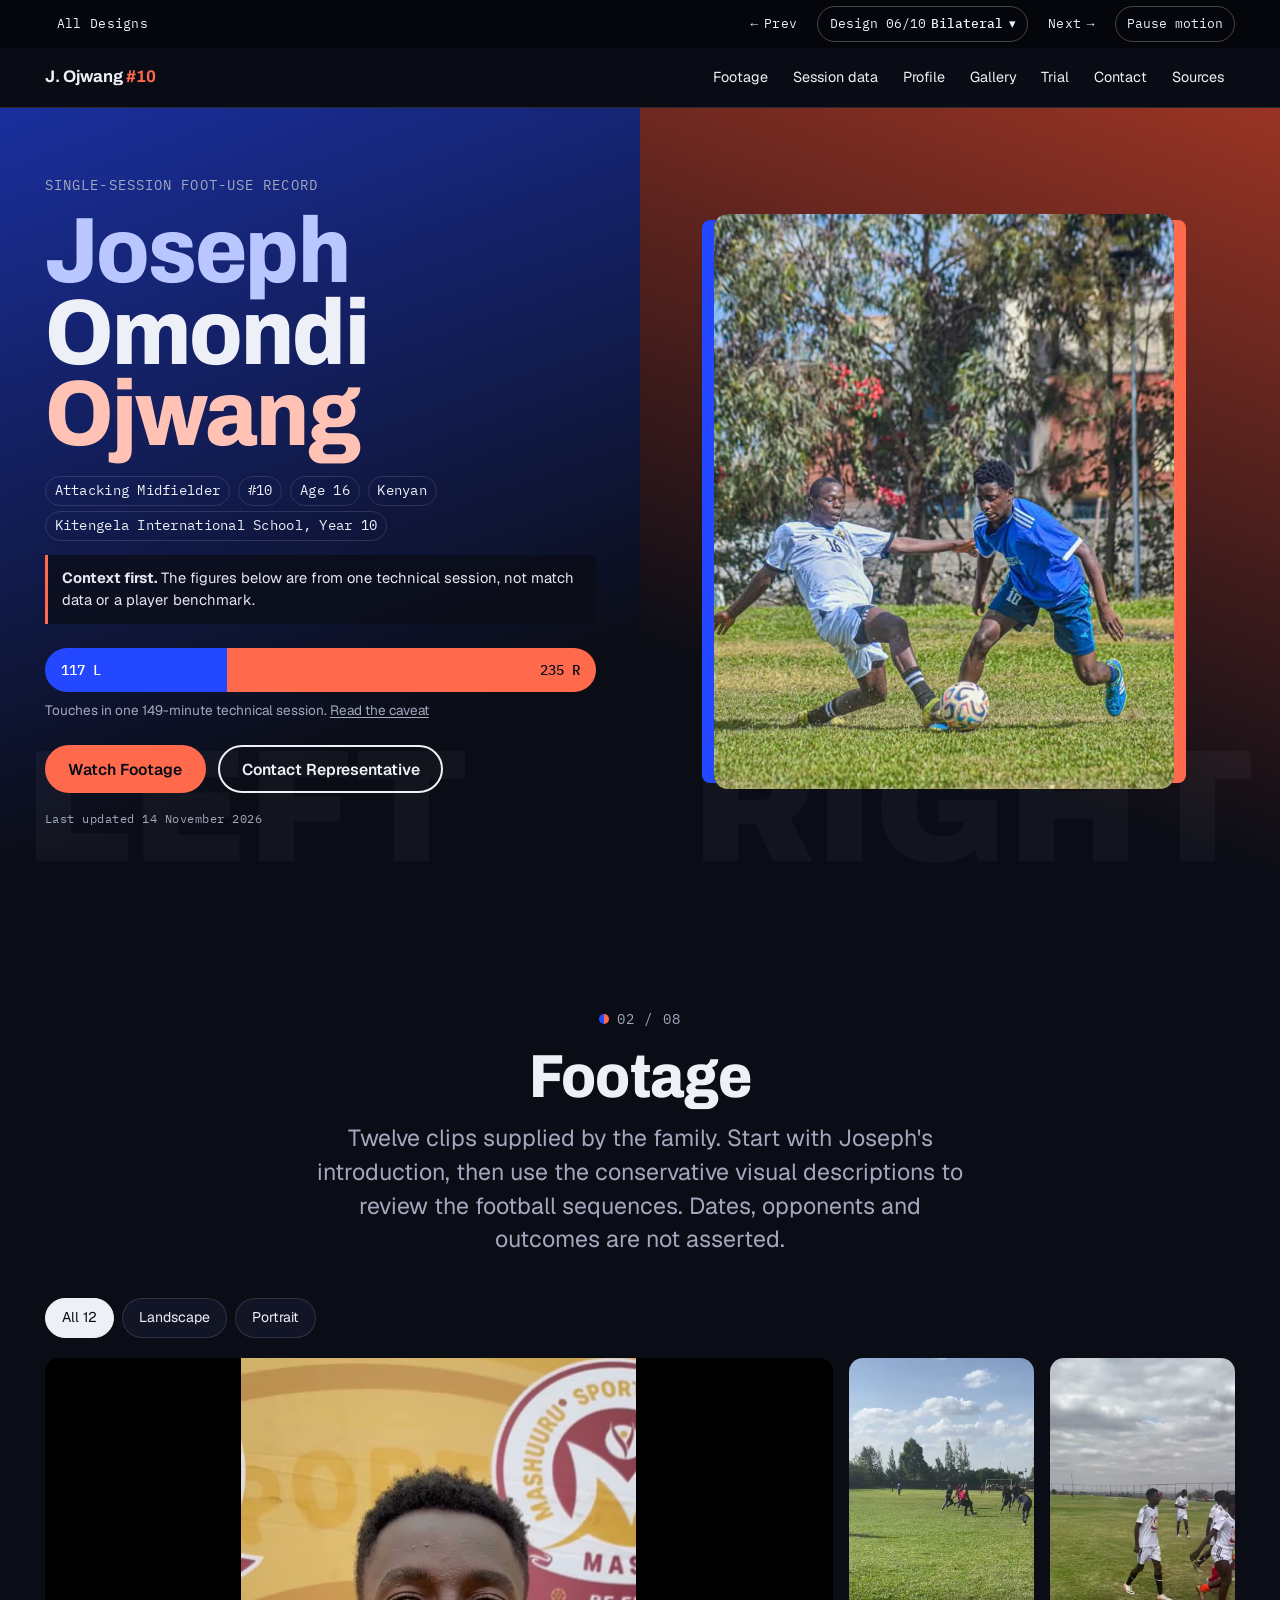
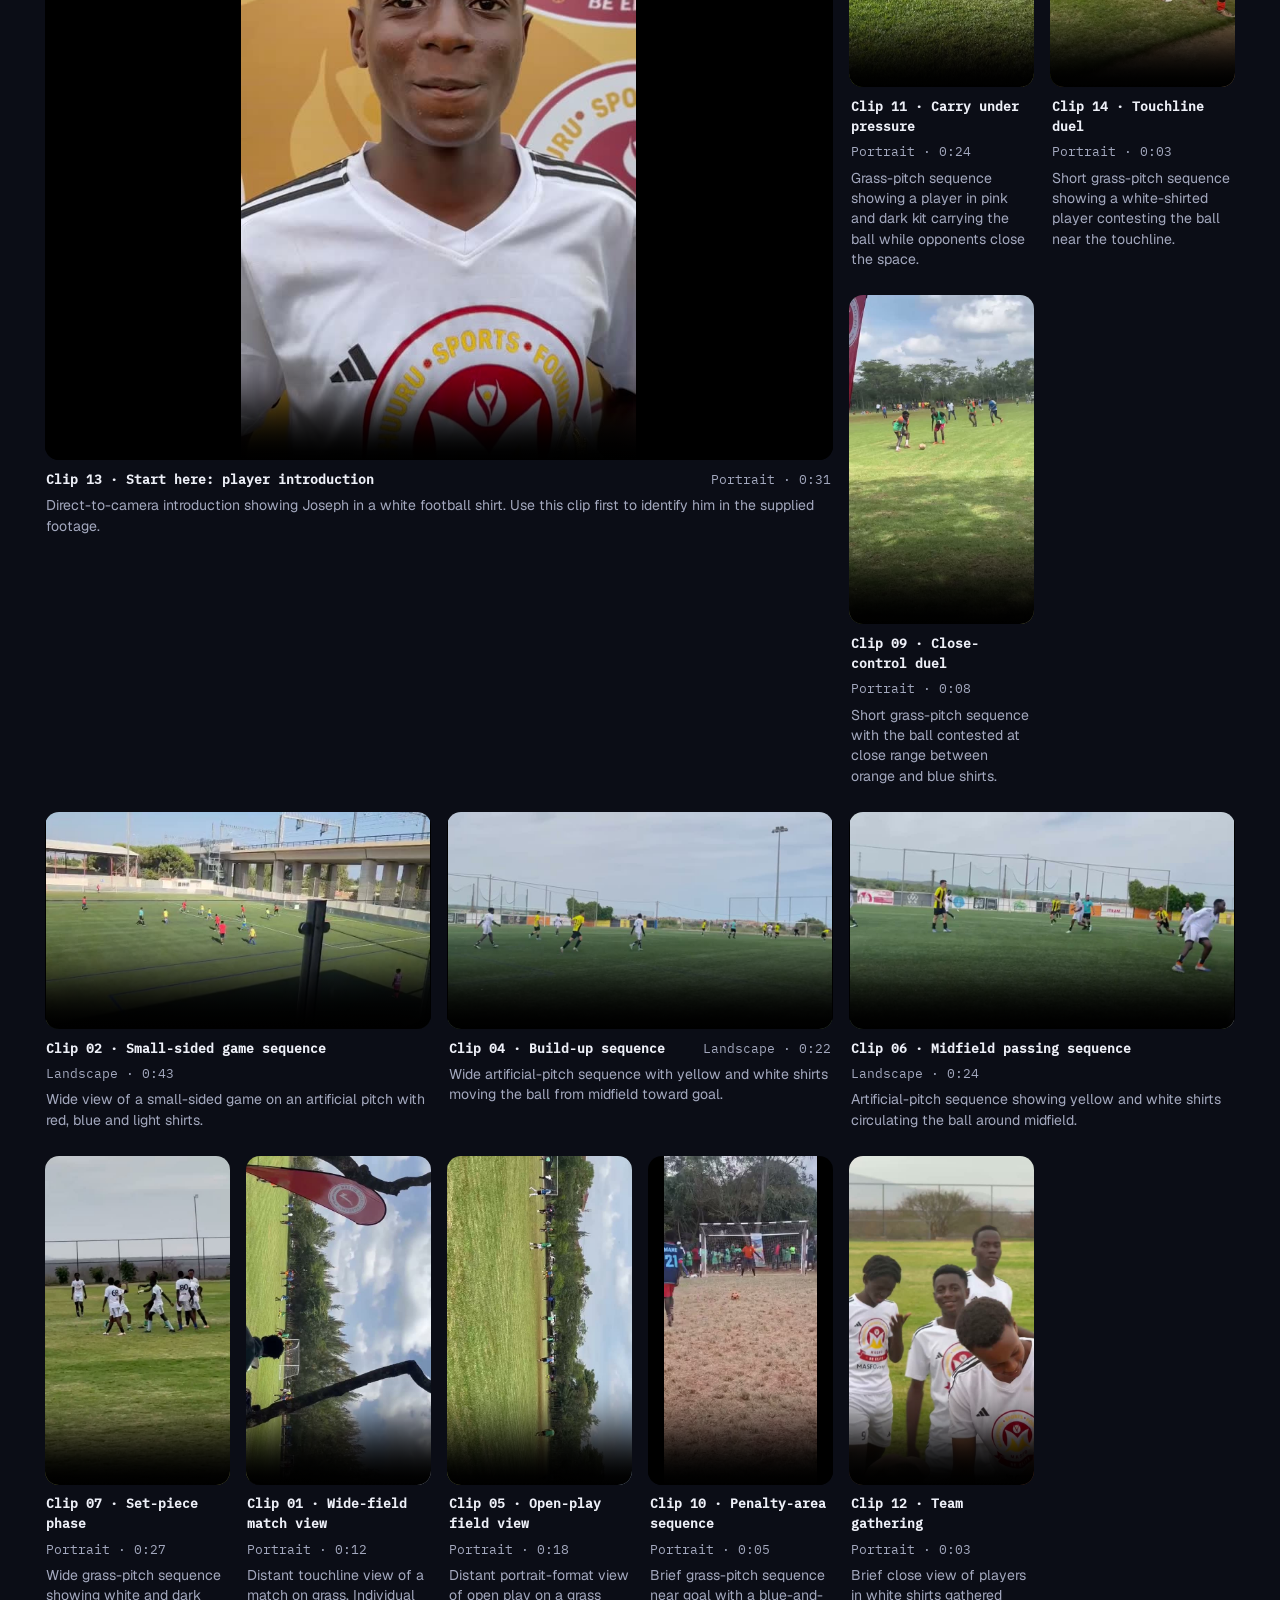
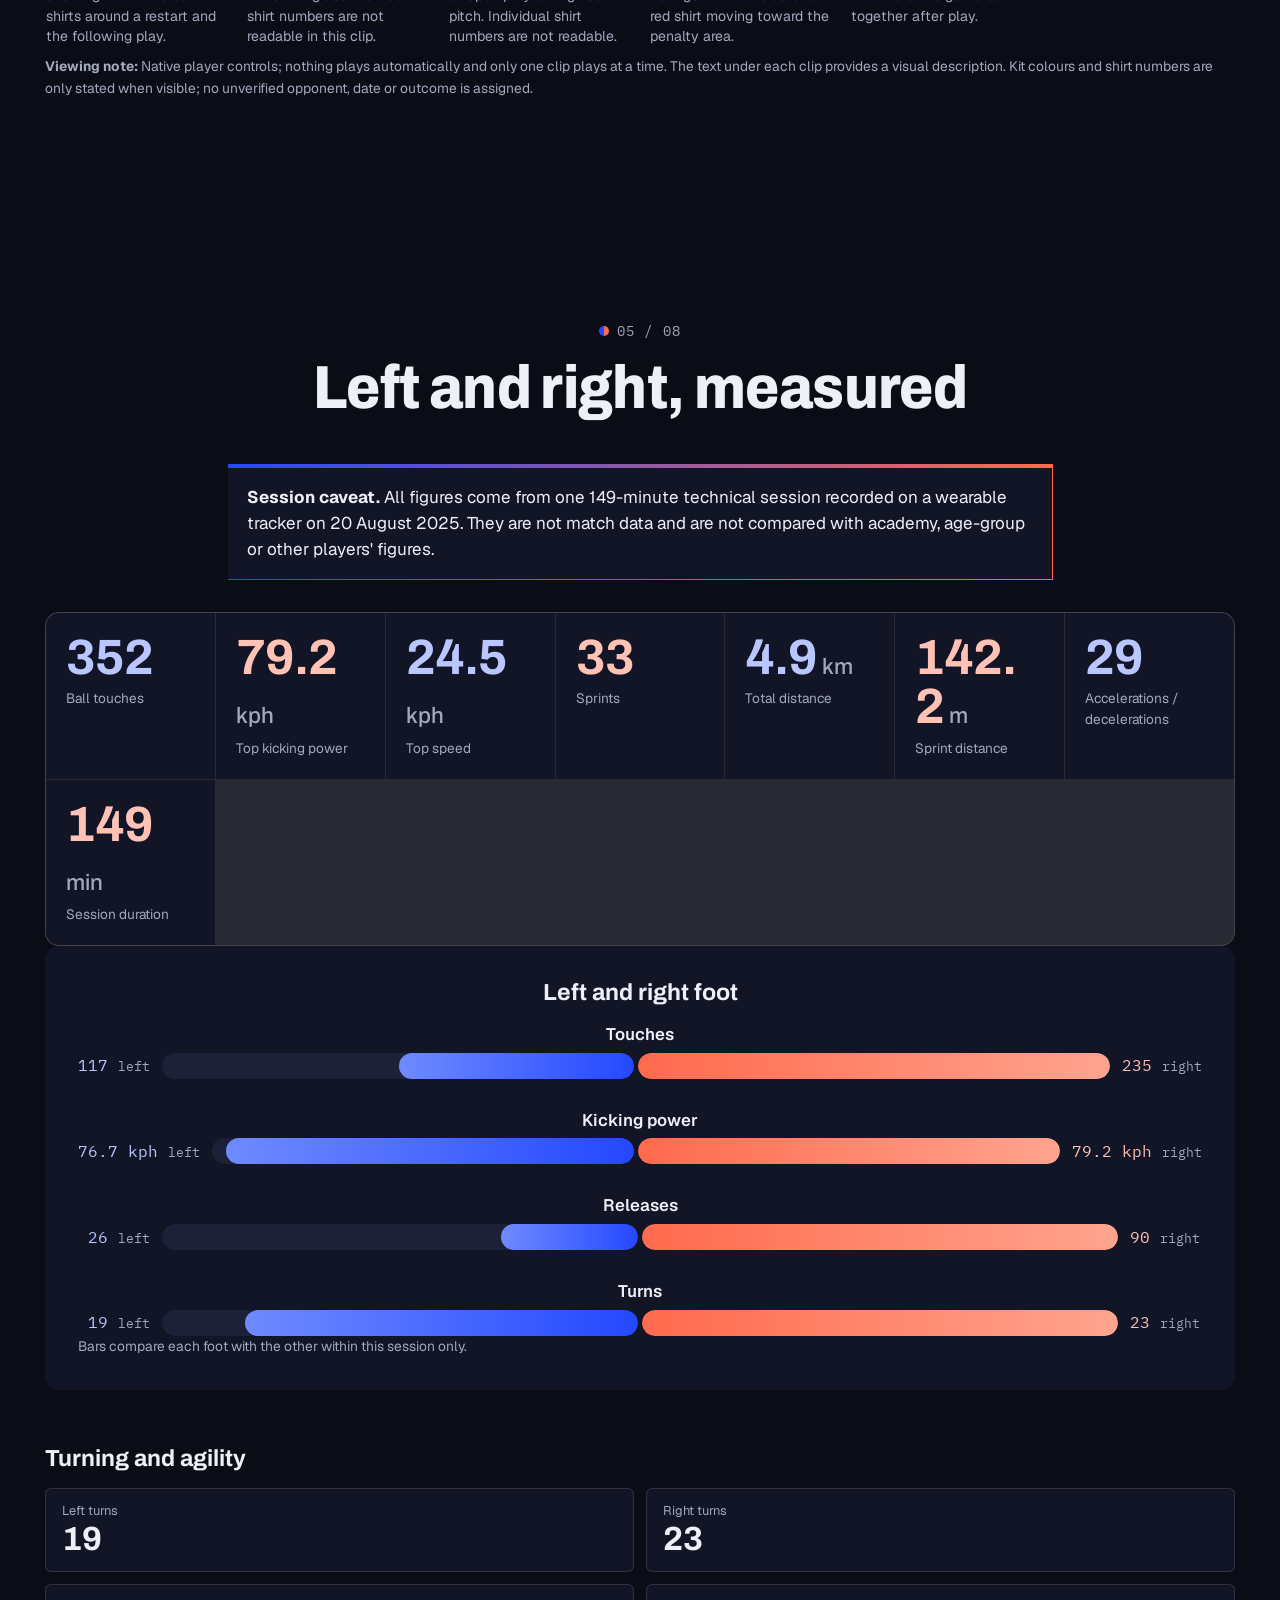
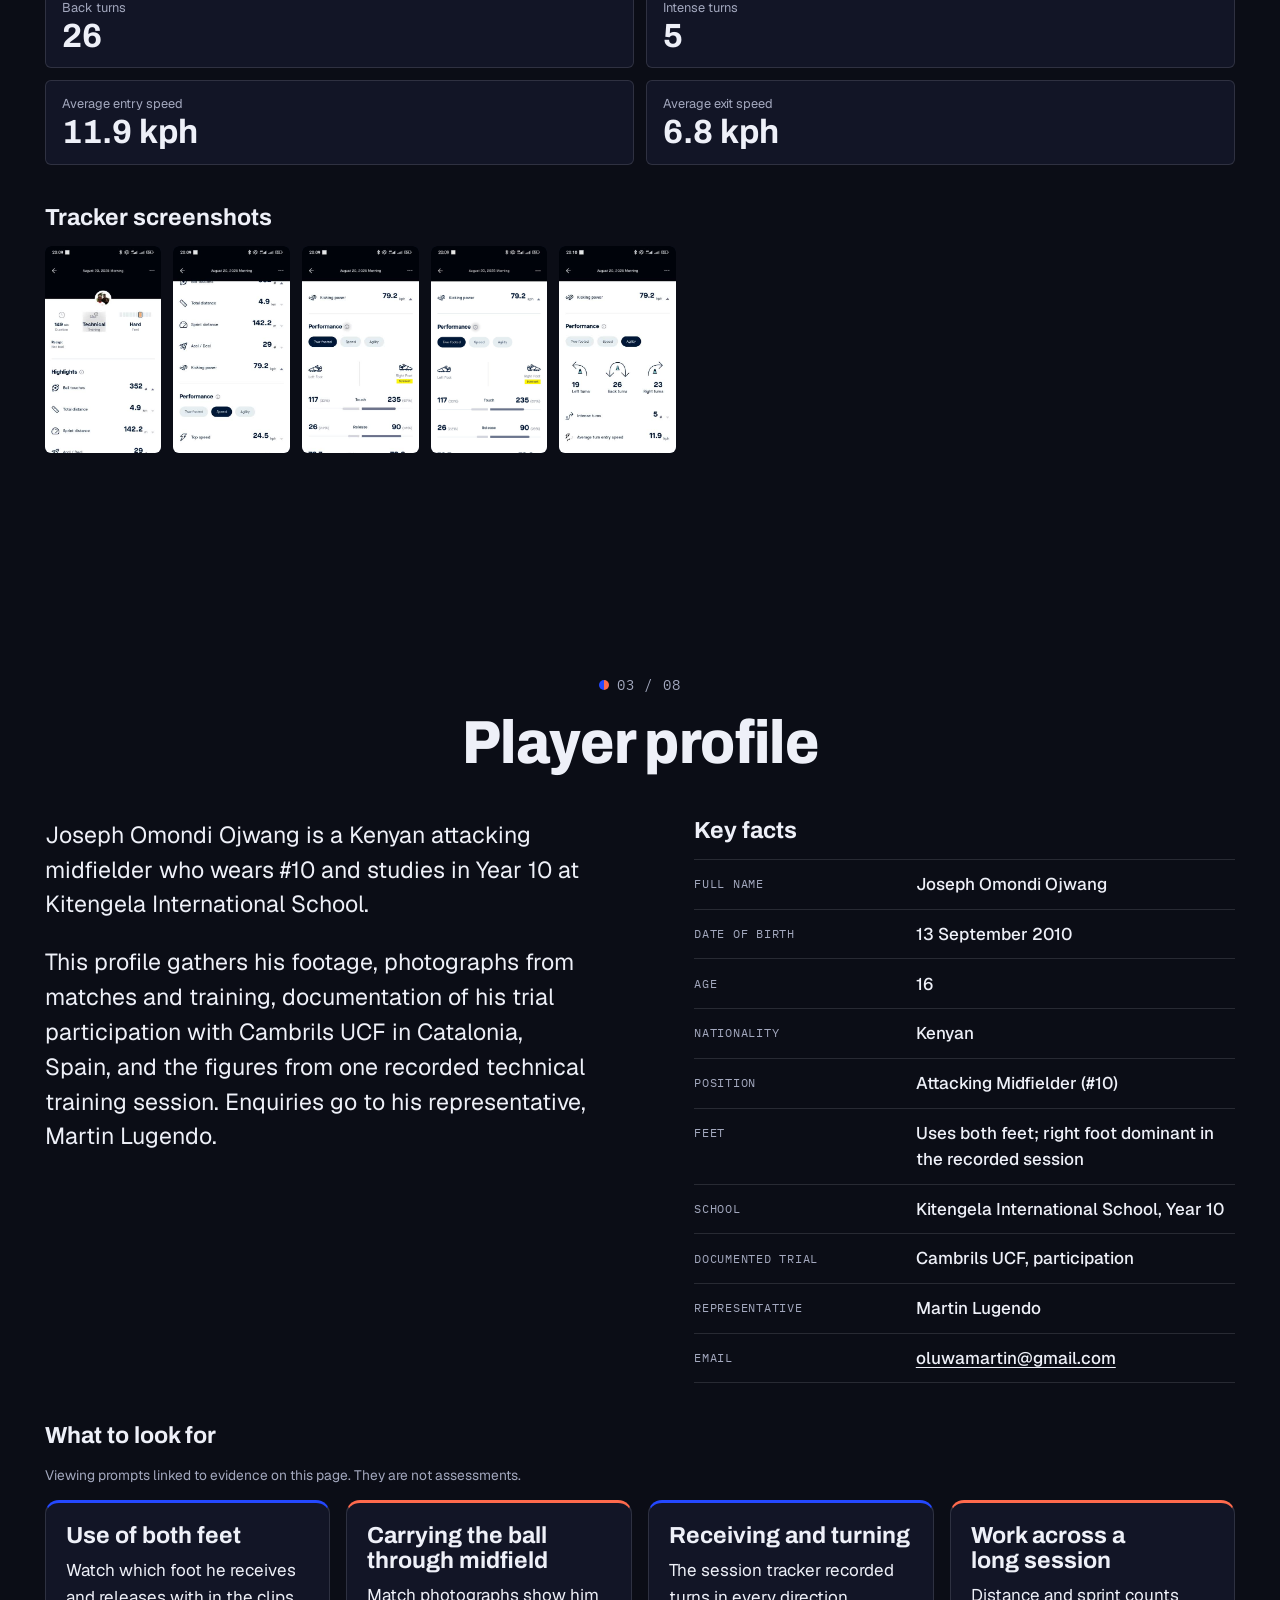
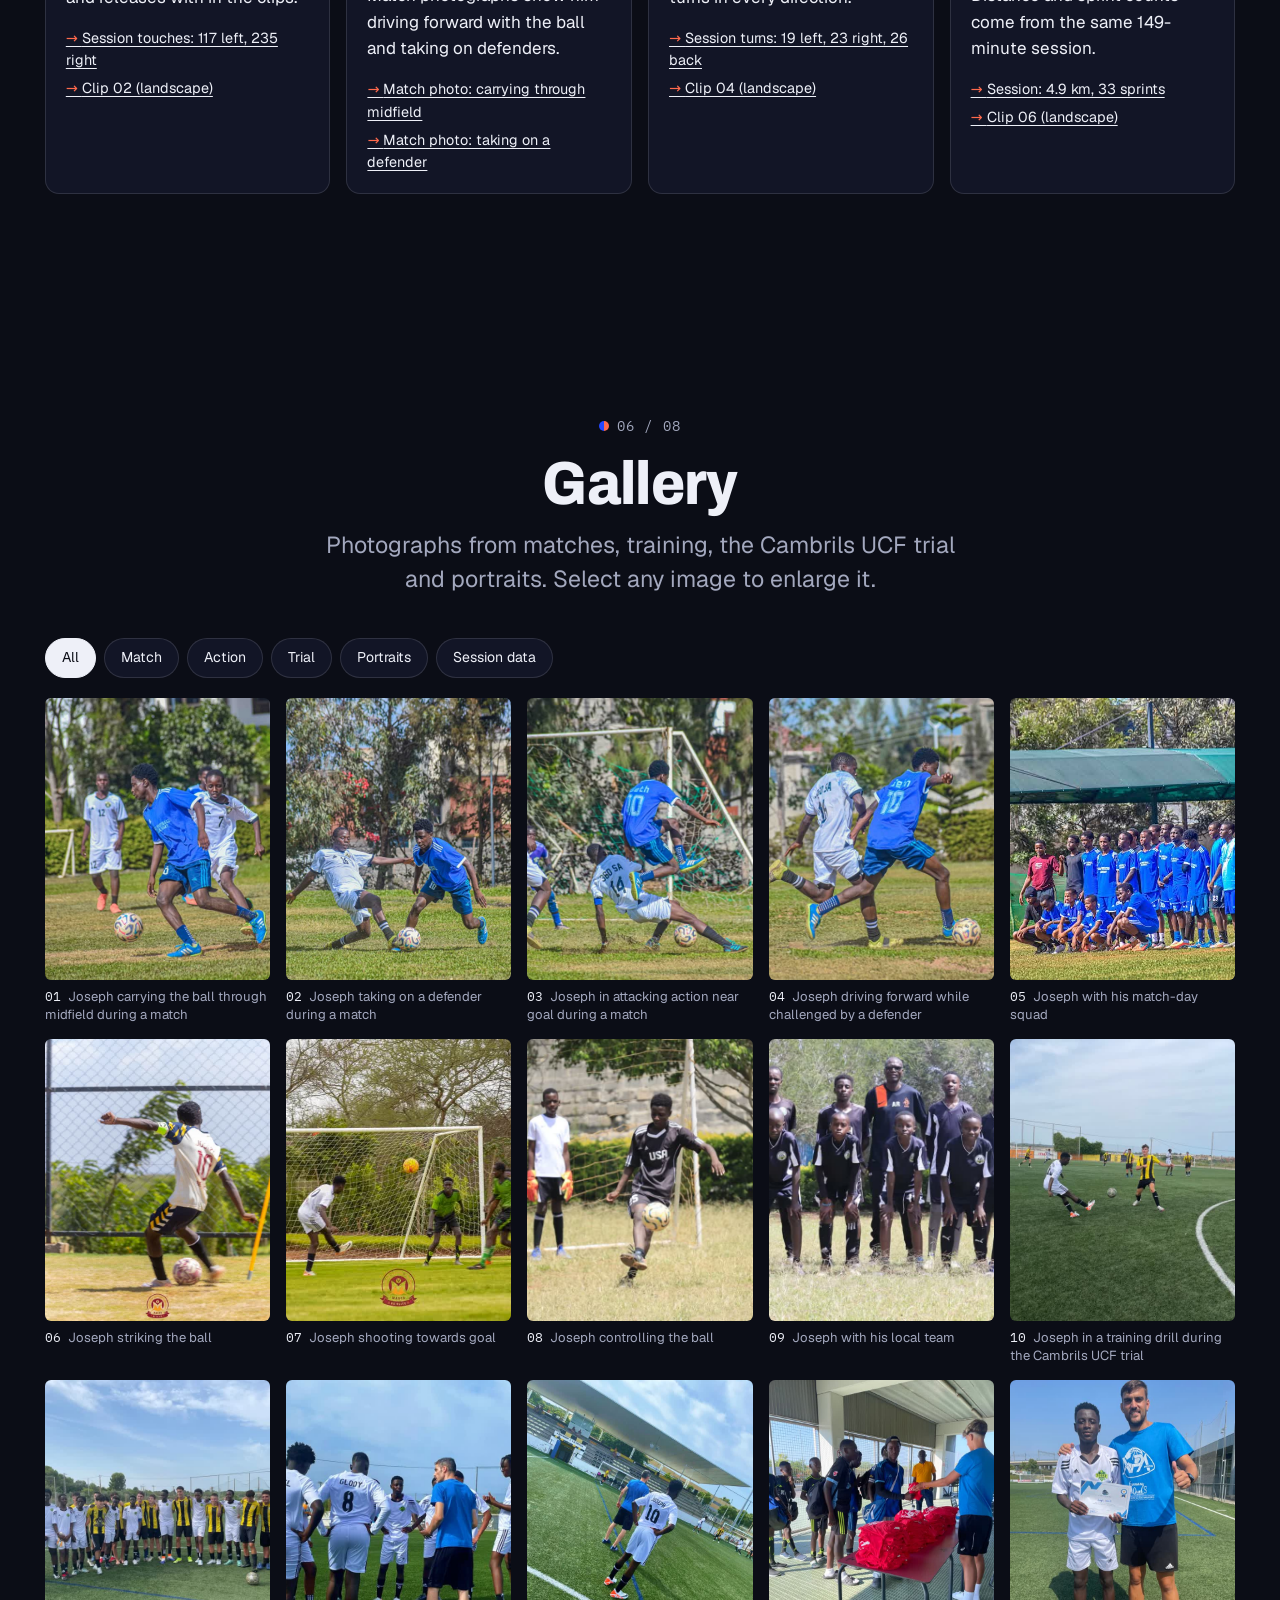
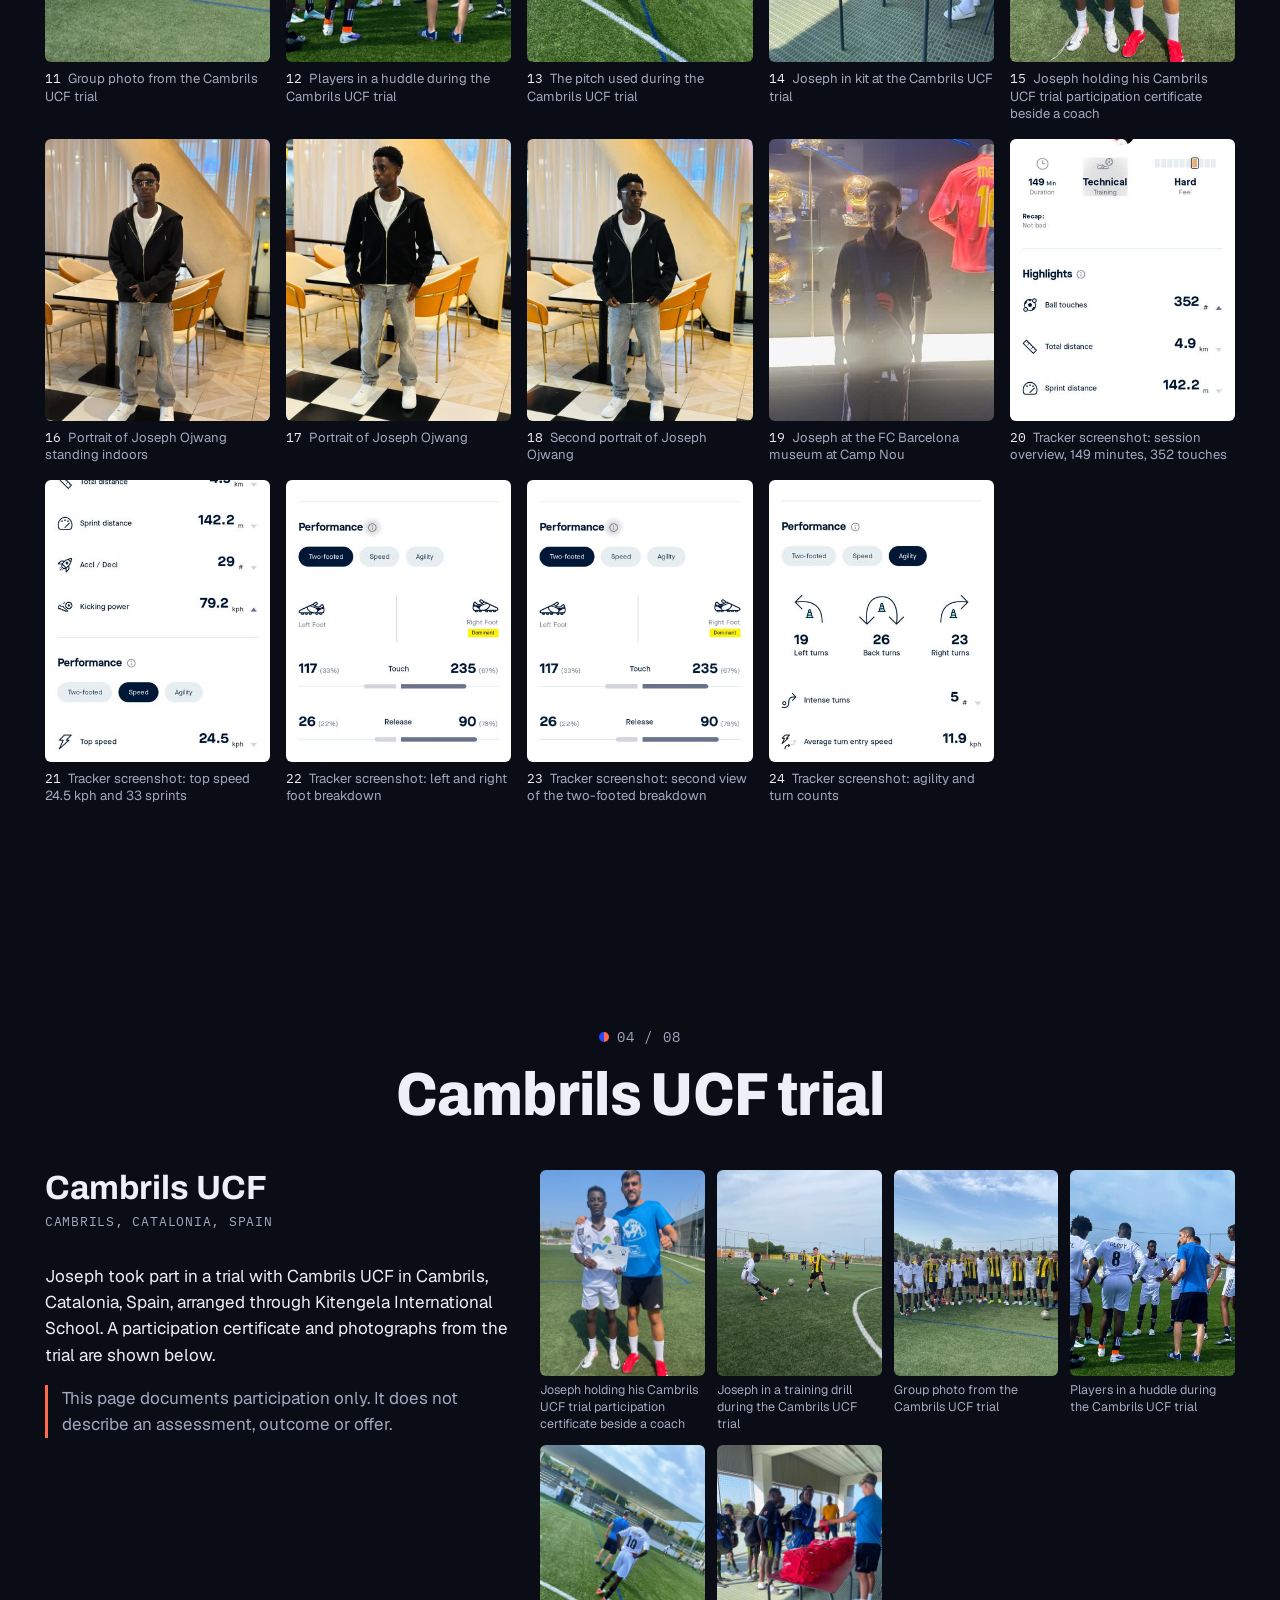
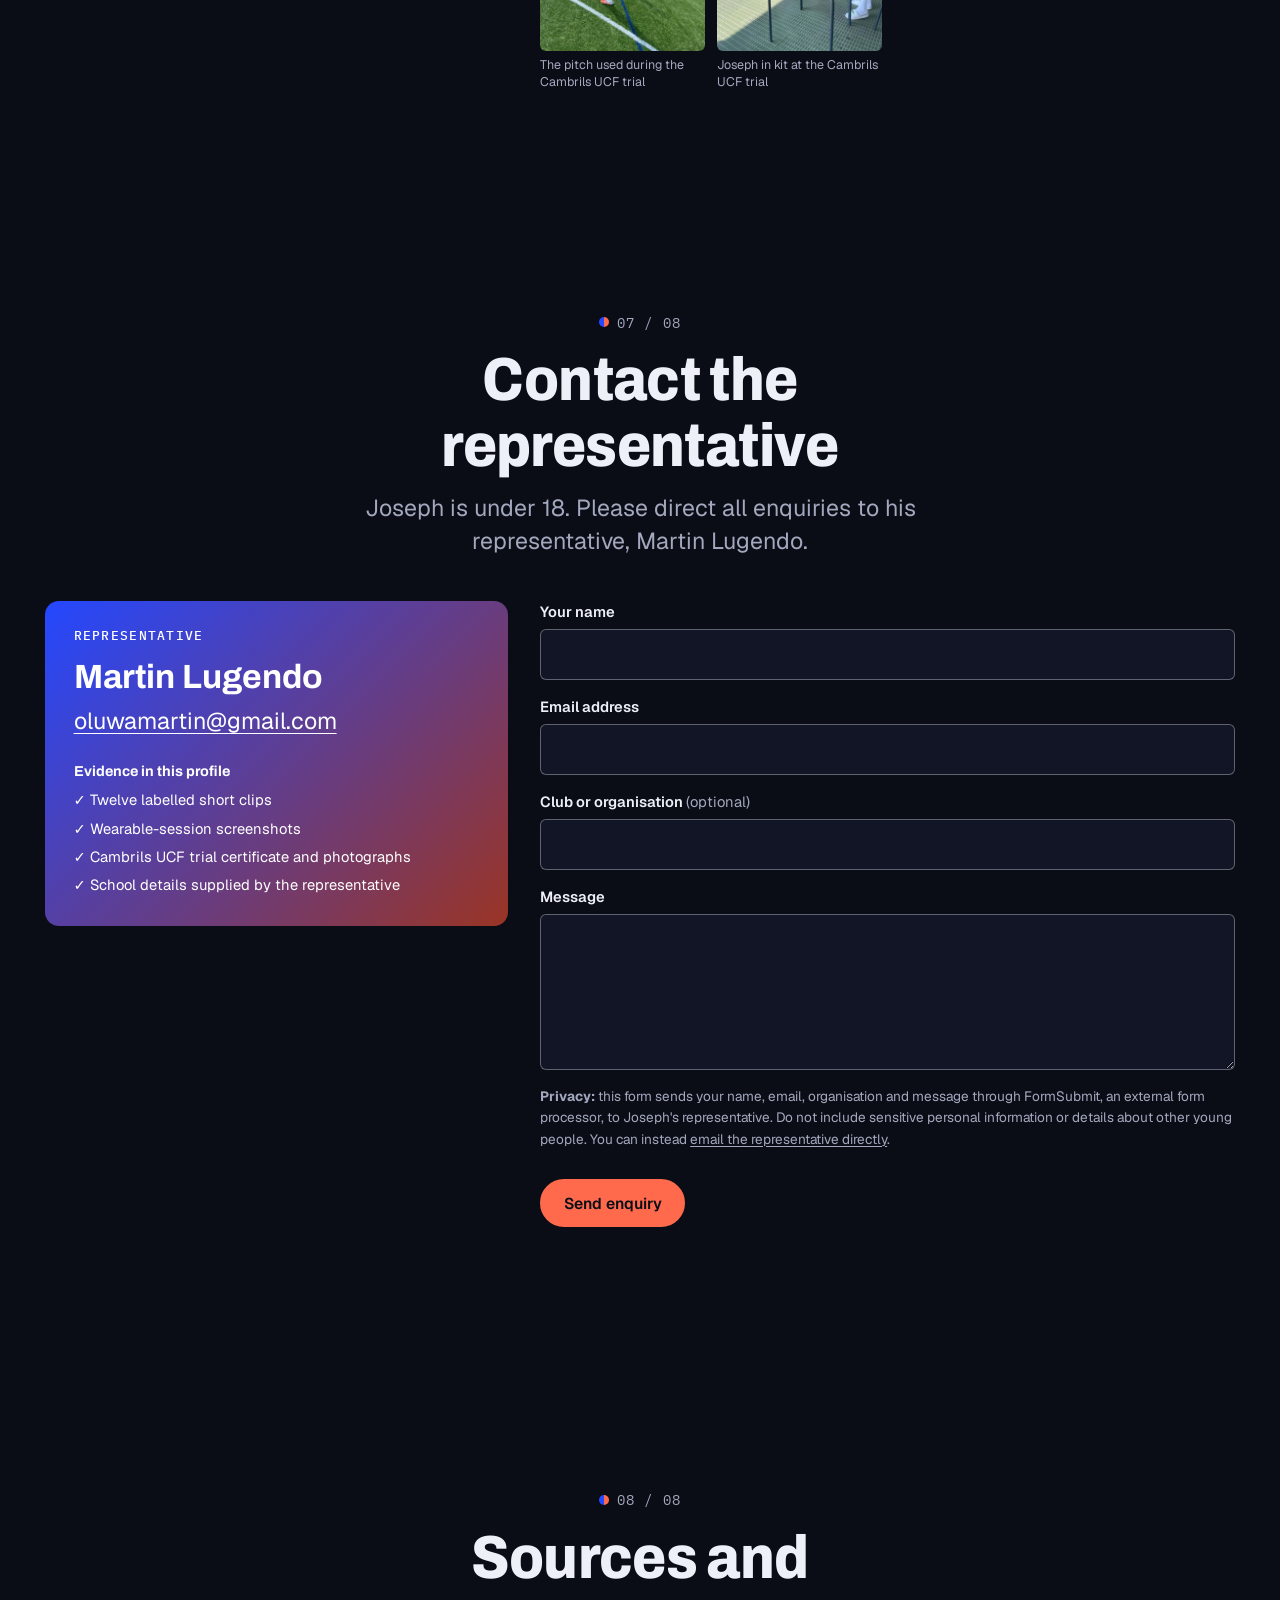
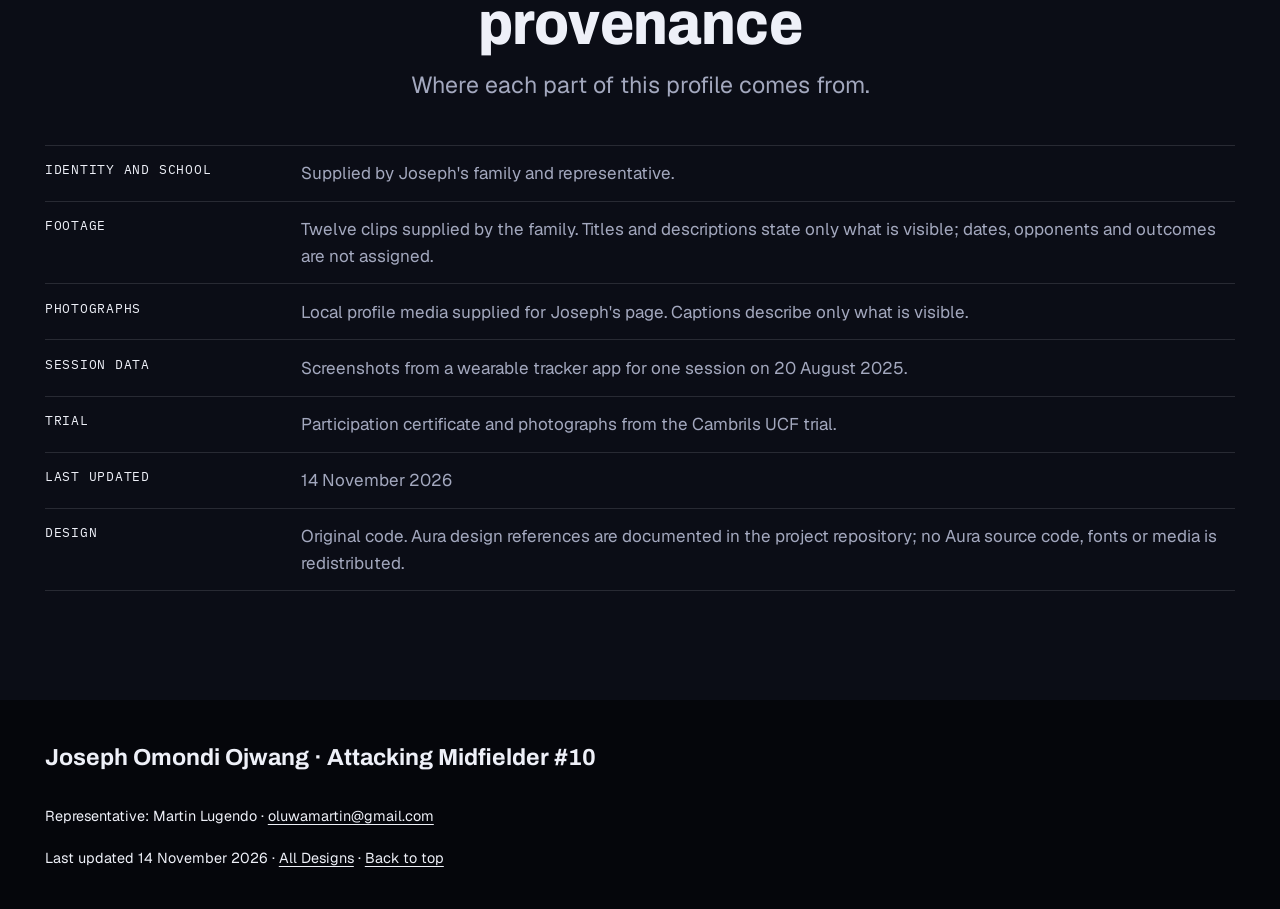
<file: 6/index.html>
<!doctype html>
<html lang="en" class="no-js">
<head>
<meta charset="utf-8">
<meta name="viewport" content="width=device-width, initial-scale=1">
<title>Joseph Omondi Ojwang · Attacking Midfielder #10 · Design 06 Bilateral</title>
<meta name="description" content="Joseph Omondi Ojwang, Kenyan attacking midfielder (#10), age 16. Footage, documented Cambrils UCF trial participation, session data and representative contact.">
<meta name="theme-color" content="#0b0d16">
<meta property="og:title" content="Joseph Omondi Ojwang · Attacking Midfielder #10 · Design 06 Bilateral">
<meta property="og:description" content="Joseph Omondi Ojwang, Kenyan attacking midfielder (#10), age 16. Footage, documented Cambrils UCF trial participation, session data and representative contact.">
<link rel="icon" href="/shared/favicon.svg" type="image/svg+xml">
<link rel="preload" href="/shared/fonts/geist-var.woff2" as="font" type="font/woff2" crossorigin><link rel="preload" href="/shared/fonts/archivo-var.woff2" as="font" type="font/woff2" crossorigin>
<link rel="stylesheet" href="/shared/css/tokens.css"><link rel="stylesheet" href="/shared/css/base.css"><link rel="stylesheet" href="/shared/css/components.css"><link rel="stylesheet" href="/shared/css/motion.css"><link rel="stylesheet" href="/variations/06/variant.css">
<script>document.documentElement.classList.replace('no-js','js')</script>
<script src="/shared/js/app.js" defer></script>
</head>
<body class="profile v06" data-variant="06">
<a class="skip-link" href="#main">Skip to main content</a>
<div class="progress" aria-hidden="true"><span></span></div>
<nav class="design-bar" aria-label="Design variations"><a class="db-all" href="/">All Designs</a><a class="db-step" rel="prev" href="/5/" aria-label="Previous design: Proof of Play"><span aria-hidden="true">←</span> <span class="db-step-t">Prev</span></a><div class="switcher"><button type="button" class="switcher-toggle" data-switcher-toggle aria-expanded="false" aria-controls="switcher-panel"><span class="sw-cur">Design 06/10</span> <span class="sw-curname">Bilateral</span> <span class="sw-short" aria-hidden="true">06/10</span> <span class="sw-caret" aria-hidden="true">▾</span></button><div class="switcher-panel" id="switcher-panel" hidden><p class="sw-head">Switch design · keeps your place</p><ul><li><a data-variant-link href="/1/"><span class="sw-n">01</span> <span class="sw-t">Scout Desk</span> <small>Recruitment dossier with a sticky index</small></a></li><li><a data-variant-link href="/2/"><span class="sw-n">02</span> <span class="sw-t">Floodlights</span> <small>Night broadcast with a footage queue</small></a></li><li><a data-variant-link href="/3/"><span class="sw-n">03</span> <span class="sw-t">Match Programme</span> <small>Editorial matchday programme spreads</small></a></li><li><a data-variant-link href="/4/"><span class="sw-n">04</span> <span class="sw-t">Half-Space</span> <small>Tactical board linking traits to evidence</small></a></li><li><a data-variant-link href="/5/"><span class="sw-n">05</span> <span class="sw-t">Proof of Play</span> <small>Documentary archive and evidence timeline</small></a></li><li><a data-variant-link href="/6/" aria-current="page"><span class="sw-n">06</span> <span class="sw-t">Bilateral</span> <small>Left and right, measured side by side</small></a></li><li><a data-variant-link href="/7/"><span class="sw-n">07</span> <span class="sw-t">The Number Ten</span> <small>Cinematic chapters around the #10</small></a></li><li><a data-variant-link href="/8/"><span class="sw-n">08</span> <span class="sw-t">Kitengela to Cambrils</span> <small>A geographic documentary of the places on record</small></a></li><li><a data-variant-link href="/9/"><span class="sw-n">09</span> <span class="sw-t">Frame by Frame</span> <small>Contact-sheet portfolio with media filters</small></a></li><li><a data-variant-link href="/10/"><span class="sw-n">10</span> <span class="sw-t">60-Second Scout</span> <small>Six-step executive briefing at your own pace</small></a></li></ul></div></div><a class="db-step" rel="next" href="/7/" aria-label="Next design: The Number Ten"><span class="db-step-t">Next</span> <span aria-hidden="true">→</span></a><button type="button" class="motion-toggle" data-motion-toggle aria-pressed="false"><span class="mt-icon" aria-hidden="true"></span><span class="mt-label">Pause motion</span></button></nav>
<header class="site-header"><a class="brand" href="#overview">J. Ojwang <span>#10</span></a><button type="button" class="menu-toggle" data-menu-toggle aria-expanded="false" aria-controls="site-nav">Menu</button><nav class="site-nav" id="site-nav" aria-label="Sections"><ul><li><a href="#footage">Footage</a></li><li><a href="#data">Session data</a></li><li><a href="#profile">Profile</a></li><li><a href="#gallery">Gallery</a></li><li><a href="#trial">Trial</a></li><li><a href="#contact">Contact</a></li><li><a href="#provenance">Sources</a></li></ul></nav></header>
<main id="main" tabindex="-1">
<section id="overview" class="hero hero--split" aria-labelledby="hero-title"><div class="split-bg" aria-hidden="true"><span class="split-l">Left</span><span class="split-r">Right</span></div><figure class="split-photo"><img class="hero-img" src="/assets/images/joseph-match-dribble-2.jpg" srcset="/assets/images/thumbs/joseph-match-dribble-2.jpg 900w, /assets/images/joseph-match-dribble-2.jpg 1600w" sizes="(max-width: 920px) 90vw, 40vw" width="1600" height="1336" alt="Joseph taking on a defender during a match" loading="eager" fetchpriority="high" decoding="async"></figure><div class="split-copy" data-reveal><p class="kicker">Single-session foot-use record</p><h1 id="hero-title"><span class="n-first">Joseph</span> <span class="n-middle">Omondi</span> <span class="n-last">Ojwang</span></h1><p class="idline"><span>Attacking Midfielder</span> <span>#10</span> <span>Age 16</span> <span>Kenyan</span> <span>Kitengela International School, Year 10</span></p><p class="split-caveat"><strong>Context first.</strong> The figures below are from one technical session, not match data or a player benchmark.</p><div class="split-meter" role="img" aria-label="Recorded session touches: 117 with the left foot, 235 with the right foot"><span class="sm-l" style="--w: 33%">117 L</span><span class="sm-r" style="--w: 67%">235 R</span></div><p class="split-note">Touches in one 149-minute technical session. <a href="#data">Read the caveat</a></p><div class="cta-row"><a class="btn btn--primary" href="#footage">Watch Footage</a><a class="btn btn--ghost" href="#contact">Contact Representative</a></div><p class="stamp"><time datetime="2026-11-14">Last updated 14 November 2026</time></p></div></section>
<section id="footage" class="sec sec--footage" aria-labelledby="footage-title"><div class="sec-inner"><header class="sec-head" data-reveal><p class="sec-kicker">02 / 08</p><h2 id="footage-title">Footage</h2><p class="lede">Twelve clips supplied by the family. Start with Joseph&#x27;s introduction, then use the conservative visual descriptions to review the football sequences. Dates, opponents and outcomes are not asserted.</p></header><div class="chip-row" data-clip-filters role="group" aria-label="Filter clips by orientation" hidden><button type="button" class="chip" data-clip-filter="all" aria-pressed="true">All 12</button><button type="button" class="chip" data-clip-filter="landscape" aria-pressed="false">Landscape</button><button type="button" class="chip" data-clip-filter="portrait" aria-pressed="false">Portrait</button></div><ol class="clip-list"><li class="clip clip--portrait clip--featured" id="clip-13" data-orientation="portrait" data-reveal><figure class="clip-fig"><div class="clip-frame"><video controls preload="none" playsinline poster="/assets/posters/highlight-13.jpg" width="540" height="960" aria-describedby="clip-13-label"><source src="/assets/videos/highlight-13.mp4" type="video/mp4"><a href="/assets/videos/highlight-13.mp4">Download clip 13</a></video></div><figcaption class="clip-cap" id="clip-13-label" data-clip-label><span class="clip-no">Clip 13 · Start here: player introduction</span> <span class="clip-meta">Portrait · 0:31</span><span class="clip-desc">Direct-to-camera introduction showing Joseph in a white football shirt. Use this clip first to identify him in the supplied footage.</span></figcaption></figure></li><li class="clip clip--portrait" id="clip-11" data-orientation="portrait" data-reveal><figure class="clip-fig"><div class="clip-frame"><video controls preload="none" playsinline poster="/assets/posters/highlight-11.jpg" width="540" height="960" aria-describedby="clip-11-label"><source src="/assets/videos/highlight-11.mp4" type="video/mp4"><a href="/assets/videos/highlight-11.mp4">Download clip 11</a></video></div><figcaption class="clip-cap" id="clip-11-label" data-clip-label><span class="clip-no">Clip 11 · Carry under pressure</span> <span class="clip-meta">Portrait · 0:24</span><span class="clip-desc">Grass-pitch sequence showing a player in pink and dark kit carrying the ball while opponents close the space.</span></figcaption></figure></li><li class="clip clip--portrait" id="clip-14" data-orientation="portrait" data-reveal><figure class="clip-fig"><div class="clip-frame"><video controls preload="none" playsinline poster="/assets/posters/highlight-14.jpg" width="540" height="960" aria-describedby="clip-14-label"><source src="/assets/videos/highlight-14.mp4" type="video/mp4"><a href="/assets/videos/highlight-14.mp4">Download clip 14</a></video></div><figcaption class="clip-cap" id="clip-14-label" data-clip-label><span class="clip-no">Clip 14 · Touchline duel</span> <span class="clip-meta">Portrait · 0:03</span><span class="clip-desc">Short grass-pitch sequence showing a white-shirted player contesting the ball near the touchline.</span></figcaption></figure></li><li class="clip clip--portrait" id="clip-09" data-orientation="portrait" data-reveal><figure class="clip-fig"><div class="clip-frame"><video controls preload="none" playsinline poster="/assets/posters/highlight-09.jpg" width="540" height="960" aria-describedby="clip-09-label"><source src="/assets/videos/highlight-09.mp4" type="video/mp4"><a href="/assets/videos/highlight-09.mp4">Download clip 09</a></video></div><figcaption class="clip-cap" id="clip-09-label" data-clip-label><span class="clip-no">Clip 09 · Close-control duel</span> <span class="clip-meta">Portrait · 0:08</span><span class="clip-desc">Short grass-pitch sequence with the ball contested at close range between orange and blue shirts.</span></figcaption></figure></li><li class="clip clip--landscape" id="clip-02" data-orientation="landscape" data-reveal><figure class="clip-fig"><div class="clip-frame"><video controls preload="none" playsinline poster="/assets/posters/highlight-02.jpg" width="960" height="542" data-default aria-describedby="clip-02-label"><source src="/assets/videos/highlight-02.mp4" type="video/mp4"><a href="/assets/videos/highlight-02.mp4">Download clip 02</a></video></div><figcaption class="clip-cap" id="clip-02-label" data-clip-label><span class="clip-no">Clip 02 · Small-sided game sequence</span> <span class="clip-meta">Landscape · 0:43</span><span class="clip-desc">Wide view of a small-sided game on an artificial pitch with red, blue and light shirts.</span></figcaption></figure></li><li class="clip clip--landscape" id="clip-04" data-orientation="landscape" data-reveal><figure class="clip-fig"><div class="clip-frame"><video controls preload="none" playsinline poster="/assets/posters/highlight-04.jpg" width="960" height="544" aria-describedby="clip-04-label"><source src="/assets/videos/highlight-04.mp4" type="video/mp4"><a href="/assets/videos/highlight-04.mp4">Download clip 04</a></video></div><figcaption class="clip-cap" id="clip-04-label" data-clip-label><span class="clip-no">Clip 04 · Build-up sequence</span> <span class="clip-meta">Landscape · 0:22</span><span class="clip-desc">Wide artificial-pitch sequence with yellow and white shirts moving the ball from midfield toward goal.</span></figcaption></figure></li><li class="clip clip--landscape" id="clip-06" data-orientation="landscape" data-reveal><figure class="clip-fig"><div class="clip-frame"><video controls preload="none" playsinline poster="/assets/posters/highlight-06.jpg" width="960" height="544" aria-describedby="clip-06-label"><source src="/assets/videos/highlight-06.mp4" type="video/mp4"><a href="/assets/videos/highlight-06.mp4">Download clip 06</a></video></div><figcaption class="clip-cap" id="clip-06-label" data-clip-label><span class="clip-no">Clip 06 · Midfield passing sequence</span> <span class="clip-meta">Landscape · 0:24</span><span class="clip-desc">Artificial-pitch sequence showing yellow and white shirts circulating the ball around midfield.</span></figcaption></figure></li><li class="clip clip--portrait" id="clip-07" data-orientation="portrait" data-reveal><figure class="clip-fig"><div class="clip-frame"><video controls preload="none" playsinline poster="/assets/posters/highlight-07.jpg" width="540" height="960" aria-describedby="clip-07-label"><source src="/assets/videos/highlight-07.mp4" type="video/mp4"><a href="/assets/videos/highlight-07.mp4">Download clip 07</a></video></div><figcaption class="clip-cap" id="clip-07-label" data-clip-label><span class="clip-no">Clip 07 · Set-piece phase</span> <span class="clip-meta">Portrait · 0:27</span><span class="clip-desc">Wide grass-pitch sequence showing white and dark shirts around a restart and the following play.</span></figcaption></figure></li><li class="clip clip--portrait" id="clip-01" data-orientation="portrait" data-reveal><figure class="clip-fig"><div class="clip-frame"><video controls preload="none" playsinline poster="/assets/posters/highlight-01.jpg" width="540" height="960" aria-describedby="clip-01-label"><source src="/assets/videos/highlight-01.mp4" type="video/mp4"><a href="/assets/videos/highlight-01.mp4">Download clip 01</a></video></div><figcaption class="clip-cap" id="clip-01-label" data-clip-label><span class="clip-no">Clip 01 · Wide-field match view</span> <span class="clip-meta">Portrait · 0:12</span><span class="clip-desc">Distant touchline view of a match on grass. Individual shirt numbers are not readable in this clip.</span></figcaption></figure></li><li class="clip clip--portrait" id="clip-05" data-orientation="portrait" data-reveal><figure class="clip-fig"><div class="clip-frame"><video controls preload="none" playsinline poster="/assets/posters/highlight-05.jpg" width="540" height="960" aria-describedby="clip-05-label"><source src="/assets/videos/highlight-05.mp4" type="video/mp4"><a href="/assets/videos/highlight-05.mp4">Download clip 05</a></video></div><figcaption class="clip-cap" id="clip-05-label" data-clip-label><span class="clip-no">Clip 05 · Open-play field view</span> <span class="clip-meta">Portrait · 0:18</span><span class="clip-desc">Distant portrait-format view of open play on a grass pitch. Individual shirt numbers are not readable.</span></figcaption></figure></li><li class="clip clip--portrait" id="clip-10" data-orientation="portrait" data-reveal><figure class="clip-fig"><div class="clip-frame"><video controls preload="none" playsinline poster="/assets/posters/highlight-10.jpg" width="444" height="960" aria-describedby="clip-10-label"><source src="/assets/videos/highlight-10.mp4" type="video/mp4"><a href="/assets/videos/highlight-10.mp4">Download clip 10</a></video></div><figcaption class="clip-cap" id="clip-10-label" data-clip-label><span class="clip-no">Clip 10 · Penalty-area sequence</span> <span class="clip-meta">Portrait · 0:05</span><span class="clip-desc">Brief grass-pitch sequence near goal with a blue-and-red shirt moving toward the penalty area.</span></figcaption></figure></li><li class="clip clip--portrait" id="clip-12" data-orientation="portrait" data-reveal><figure class="clip-fig"><div class="clip-frame"><video controls preload="none" playsinline poster="/assets/posters/highlight-12.jpg" width="540" height="960" aria-describedby="clip-12-label"><source src="/assets/videos/highlight-12.mp4" type="video/mp4"><a href="/assets/videos/highlight-12.mp4">Download clip 12</a></video></div><figcaption class="clip-cap" id="clip-12-label" data-clip-label><span class="clip-no">Clip 12 · Team gathering</span> <span class="clip-meta">Portrait · 0:03</span><span class="clip-desc">Brief close view of players in white shirts gathered together after play.</span></figcaption></figure></li></ol><p class="fine"><strong>Viewing note:</strong> Native player controls; nothing plays automatically and only one clip plays at a time. The text under each clip provides a visual description. Kit colours and shirt numbers are only stated when visible; no unverified opponent, date or outcome is assigned.</p></div></section>
<section id="data" class="sec sec--data" aria-labelledby="data-title"><div class="sec-inner"><header class="sec-head" data-reveal><p class="sec-kicker">05 / 08</p><h2 id="data-title">Left and right, measured</h2></header><p class="caveat" role="note"><strong>Session caveat.</strong> All figures come from one 149-minute technical session recorded on a wearable tracker on 20 August 2025. They are not match data and are not compared with academy, age-group or other players&#x27; figures.</p><ul class="stat-grid"><li class="stat" data-reveal><span class="stat-value">352</span><span class="stat-label">Ball touches</span></li><li class="stat" data-reveal><span class="stat-value">79.2<span class="unit"> kph</span></span><span class="stat-label">Top kicking power</span></li><li class="stat" data-reveal><span class="stat-value">24.5<span class="unit"> kph</span></span><span class="stat-label">Top speed</span></li><li class="stat" data-reveal><span class="stat-value">33</span><span class="stat-label">Sprints</span></li><li class="stat" data-reveal><span class="stat-value">4.9<span class="unit"> km</span></span><span class="stat-label">Total distance</span></li><li class="stat" data-reveal><span class="stat-value">142.2<span class="unit"> m</span></span><span class="stat-label">Sprint distance</span></li><li class="stat" data-reveal><span class="stat-value">29</span><span class="stat-label">Accelerations / decelerations</span></li><li class="stat" data-reveal><span class="stat-value">149<span class="unit"> min</span></span><span class="stat-label">Session duration</span></li></ul><div class="data-split"><div class="pairs-wrap"><h3>Left and right foot</h3><ul class="pairs" data-pairs><li class="pair" data-reveal><span class="pair-label">Touches</span><span class="pair-val pair-val--l">117 <small>left</small></span><span class="pair-bars" aria-hidden="true"><span class="bar bar--l" style="--w: 49.8%"><span class="bar-fill"></span></span><span class="bar bar--r" style="--w: 100.0%"><span class="bar-fill"></span></span></span><span class="pair-val pair-val--r">235 <small>right</small></span></li><li class="pair" data-reveal><span class="pair-label">Kicking power</span><span class="pair-val pair-val--l">76.7 kph <small>left</small></span><span class="pair-bars" aria-hidden="true"><span class="bar bar--l" style="--w: 96.8%"><span class="bar-fill"></span></span><span class="bar bar--r" style="--w: 100.0%"><span class="bar-fill"></span></span></span><span class="pair-val pair-val--r">79.2 kph <small>right</small></span></li><li class="pair" data-reveal><span class="pair-label">Releases</span><span class="pair-val pair-val--l">26 <small>left</small></span><span class="pair-bars" aria-hidden="true"><span class="bar bar--l" style="--w: 28.9%"><span class="bar-fill"></span></span><span class="bar bar--r" style="--w: 100.0%"><span class="bar-fill"></span></span></span><span class="pair-val pair-val--r">90 <small>right</small></span></li><li class="pair" data-reveal><span class="pair-label">Turns</span><span class="pair-val pair-val--l">19 <small>left</small></span><span class="pair-bars" aria-hidden="true"><span class="bar bar--l" style="--w: 82.6%"><span class="bar-fill"></span></span><span class="bar bar--r" style="--w: 100.0%"><span class="bar-fill"></span></span></span><span class="pair-val pair-val--r">23 <small>right</small></span></li></ul><p class="fine">Bars compare each foot with the other within this session only.</p></div><div class="turns-wrap"><h3>Turning and agility</h3><dl class="turns"><div class="turn"><dt>Left turns</dt><dd>19</dd></div><div class="turn"><dt>Right turns</dt><dd>23</dd></div><div class="turn"><dt>Back turns</dt><dd>26</dd></div><div class="turn"><dt>Intense turns</dt><dd>5</dd></div><div class="turn"><dt>Average entry speed</dt><dd>11.9 kph</dd></div><div class="turn"><dt>Average exit speed</dt><dd>6.8 kph</dd></div></dl></div></div><h3>Tracker screenshots</h3><ul class="screens"><li data-reveal><a class="lb-link" href="/assets/images/stats-overview.jpeg" data-lightbox="data" data-caption="Tracker screenshot: session overview, 149 minutes, 352 touches"><img src="/assets/images/thumbs/stats-overview.jpg" width="406" height="900" alt="Tracker screenshot: session overview, 149 minutes, 352 touches" loading="lazy" decoding="async"></a></li><li data-reveal><a class="lb-link" href="/assets/images/stats-speed.jpeg" data-lightbox="data" data-caption="Tracker screenshot: top speed 24.5 kph and 33 sprints"><img src="/assets/images/thumbs/stats-speed.jpg" width="406" height="900" alt="Tracker screenshot: top speed 24.5 kph and 33 sprints" loading="lazy" decoding="async"></a></li><li data-reveal><a class="lb-link" href="/assets/images/stats-twofooted.jpeg" data-lightbox="data" data-caption="Tracker screenshot: left and right foot breakdown"><img src="/assets/images/thumbs/stats-twofooted.jpg" width="406" height="900" alt="Tracker screenshot: left and right foot breakdown" loading="lazy" decoding="async"></a></li><li data-reveal><a class="lb-link" href="/assets/images/stats-twofeet.jpeg" data-lightbox="data" data-caption="Tracker screenshot: second view of the two-footed breakdown"><img src="/assets/images/stats-twofeet.jpeg" width="720" height="1600" alt="Tracker screenshot: second view of the two-footed breakdown" loading="lazy" decoding="async"></a></li><li data-reveal><a class="lb-link" href="/assets/images/stats-agility.jpeg" data-lightbox="data" data-caption="Tracker screenshot: agility and turn counts"><img src="/assets/images/thumbs/stats-agility.jpg" width="406" height="900" alt="Tracker screenshot: agility and turn counts" loading="lazy" decoding="async"></a></li></ul></div></section>
<section id="profile" class="sec sec--profile" aria-labelledby="profile-title"><div class="sec-inner"><header class="sec-head" data-reveal><p class="sec-kicker">03 / 08</p><h2 id="profile-title">Player profile</h2></header><div class="profile-grid"><div class="profile-copy" data-reveal><p>Joseph Omondi Ojwang is a Kenyan attacking midfielder who wears #10 and studies in Year 10 at Kitengela International School.</p><p>This profile gathers his footage, photographs from matches and training, documentation of his trial participation with Cambrils UCF in Catalonia, Spain, and the figures from one recorded technical training session. Enquiries go to his representative, Martin Lugendo.</p></div><div class="profile-facts" data-reveal><h3>Key facts</h3><dl class="facts" data-canonical="facts"><div class="fact"><dt>Full name</dt><dd>Joseph Omondi Ojwang</dd></div><div class="fact"><dt>Date of birth</dt><dd>13 September 2010</dd></div><div class="fact"><dt>Age</dt><dd>16</dd></div><div class="fact"><dt>Nationality</dt><dd>Kenyan</dd></div><div class="fact"><dt>Position</dt><dd>Attacking Midfielder (#10)</dd></div><div class="fact"><dt>Feet</dt><dd>Uses both feet; right foot dominant in the recorded session</dd></div><div class="fact"><dt>School</dt><dd>Kitengela International School, Year 10</dd></div><div class="fact"><dt>Documented trial</dt><dd>Cambrils UCF, participation</dd></div><div class="fact"><dt>Representative</dt><dd>Martin Lugendo</dd></div><div class="fact"><dt>Email</dt><dd><a href="mailto:oluwamartin@gmail.com">oluwamartin@gmail.com</a></dd></div></dl></div></div><div class="traits-wrap"><h3>What to look for</h3><p class="fine">Viewing prompts linked to evidence on this page. They are not assessments.</p><ol class="traits" data-traits><li class="trait" data-trait="both-feet" data-reveal><h4>Use of both feet</h4><p>Watch which foot he receives and releases with in the clips.</p><ul class="evidence" aria-label="Evidence for use of both feet"><li><a href="#data">Session touches: 117 left, 235 right</a></li><li><a href="#clip-02">Clip 02 (landscape)</a></li></ul></li><li class="trait" data-trait="carrying" data-reveal><h4>Carrying the ball through midfield</h4><p>Match photographs show him driving forward with the ball and taking on defenders.</p><ul class="evidence" aria-label="Evidence for carrying the ball through midfield"><li><a href="#photo-joseph-match-carry">Match photo: carrying through midfield</a></li><li><a href="#photo-joseph-match-dribble-2">Match photo: taking on a defender</a></li></ul></li><li class="trait" data-trait="turning" data-reveal><h4>Receiving and turning</h4><p>The session tracker recorded turns in every direction.</p><ul class="evidence" aria-label="Evidence for receiving and turning"><li><a href="#data">Session turns: 19 left, 23 right, 26 back</a></li><li><a href="#clip-04">Clip 04 (landscape)</a></li></ul></li><li class="trait" data-trait="volume" data-reveal><h4>Work across a long session</h4><p>Distance and sprint counts come from the same 149-minute session.</p><ul class="evidence" aria-label="Evidence for work across a long session"><li><a href="#data">Session: 4.9 km, 33 sprints</a></li><li><a href="#clip-06">Clip 06 (landscape)</a></li></ul></li></ol></div></div></section>
<section id="gallery" class="sec sec--gallery" aria-labelledby="gallery-title"><div class="sec-inner"><header class="sec-head" data-reveal><p class="sec-kicker">06 / 08</p><h2 id="gallery-title">Gallery</h2><p class="lede">Photographs from matches, training, the Cambrils UCF trial and portraits. Select any image to enlarge it.</p></header><div class="chip-row" data-gallery-filters role="group" aria-label="Filter photographs" hidden><button type="button" class="chip" data-gallery-filter="all" aria-pressed="true">All</button><button type="button" class="chip" data-gallery-filter="match" aria-pressed="false">Match</button><button type="button" class="chip" data-gallery-filter="action" aria-pressed="false">Action</button><button type="button" class="chip" data-gallery-filter="trial" aria-pressed="false">Trial</button><button type="button" class="chip" data-gallery-filter="portrait" aria-pressed="false">Portraits</button><button type="button" class="chip" data-gallery-filter="data" aria-pressed="false">Session data</button></div><p class="fine" data-gallery-count aria-live="polite"></p><ul class="gallery-grid"><li class="g-item g-item--match" id="photo-joseph-match-carry" data-cat="match" data-reveal><a class="g-link" href="/assets/images/joseph-match-carry.jpg" data-lightbox="gallery" data-caption="Joseph carrying the ball through midfield during a match"><img src="/assets/images/thumbs/joseph-match-carry.jpg" width="900" height="676" alt="Joseph carrying the ball through midfield during a match" loading="lazy" decoding="async"><span class="g-cap"><span class="g-no">01</span> Joseph carrying the ball through midfield during a match</span></a></li><li class="g-item g-item--match" id="photo-joseph-match-dribble-2" data-cat="match" data-reveal><a class="g-link" href="/assets/images/joseph-match-dribble-2.jpg" data-lightbox="gallery" data-caption="Joseph taking on a defender during a match"><img src="/assets/images/thumbs/joseph-match-dribble-2.jpg" width="900" height="752" alt="Joseph taking on a defender during a match" loading="lazy" decoding="async"><span class="g-cap"><span class="g-no">02</span> Joseph taking on a defender during a match</span></a></li><li class="g-item g-item--match" id="photo-joseph-match-action" data-cat="match" data-reveal><a class="g-link" href="/assets/images/joseph-match-action.jpg" data-lightbox="gallery" data-caption="Joseph in attacking action near goal during a match"><img src="/assets/images/thumbs/joseph-match-action.jpg" width="900" height="654" alt="Joseph in attacking action near goal during a match" loading="lazy" decoding="async"><span class="g-cap"><span class="g-no">03</span> Joseph in attacking action near goal during a match</span></a></li><li class="g-item g-item--match" id="photo-joseph-match-dribble-1" data-cat="match" data-reveal><a class="g-link" href="/assets/images/joseph-match-dribble-1.jpg" data-lightbox="gallery" data-caption="Joseph driving forward while challenged by a defender"><img src="/assets/images/thumbs/joseph-match-dribble-1.jpg" width="900" height="638" alt="Joseph driving forward while challenged by a defender" loading="lazy" decoding="async"><span class="g-cap"><span class="g-no">04</span> Joseph driving forward while challenged by a defender</span></a></li><li class="g-item g-item--match" id="photo-joseph-team-photo" data-cat="match" data-reveal><a class="g-link" href="/assets/images/joseph-team-photo.jpg" data-lightbox="gallery" data-caption="Joseph with his match-day squad"><img src="/assets/images/thumbs/joseph-team-photo.jpg" width="750" height="500" alt="Joseph with his match-day squad" loading="lazy" decoding="async"><span class="g-cap"><span class="g-no">05</span> Joseph with his match-day squad</span></a></li><li class="g-item g-item--action" id="photo-action-kick" data-cat="action" data-reveal><a class="g-link" href="/assets/images/action-kick.jpeg" data-lightbox="gallery" data-caption="Joseph striking the ball"><img src="/assets/images/thumbs/action-kick.jpg" width="600" height="900" alt="Joseph striking the ball" loading="lazy" decoding="async"><span class="g-cap"><span class="g-no">06</span> Joseph striking the ball</span></a></li><li class="g-item g-item--action" id="photo-action-goal" data-cat="action" data-reveal><a class="g-link" href="/assets/images/action-goal.jpeg" data-lightbox="gallery" data-caption="Joseph shooting towards goal"><img src="/assets/images/thumbs/action-goal.jpg" width="900" height="506" alt="Joseph shooting towards goal" loading="lazy" decoding="async"><span class="g-cap"><span class="g-no">07</span> Joseph shooting towards goal</span></a></li><li class="g-item g-item--action" id="photo-action-control" data-cat="action" data-reveal><a class="g-link" href="/assets/images/action-control.jpeg" data-lightbox="gallery" data-caption="Joseph controlling the ball"><img src="/assets/images/thumbs/action-control.jpg" width="900" height="600" alt="Joseph controlling the ball" loading="lazy" decoding="async"><span class="g-cap"><span class="g-no">08</span> Joseph controlling the ball</span></a></li><li class="g-item g-item--action" id="photo-team-local" data-cat="action" data-reveal><a class="g-link" href="/assets/images/team-local.jpeg" data-lightbox="gallery" data-caption="Joseph with his local team"><img src="/assets/images/thumbs/team-local.jpg" width="900" height="600" alt="Joseph with his local team" loading="lazy" decoding="async"><span class="g-cap"><span class="g-no">09</span> Joseph with his local team</span></a></li><li class="g-item g-item--trial" id="photo-trial-action-1" data-cat="trial" data-reveal><a class="g-link" href="/assets/images/trial-action-1.jpeg" data-lightbox="gallery" data-caption="Joseph in a training drill during the Cambrils UCF trial"><img src="/assets/images/thumbs/trial-action-1.jpg" width="900" height="676" alt="Joseph in a training drill during the Cambrils UCF trial" loading="lazy" decoding="async"><span class="g-cap"><span class="g-no">10</span> Joseph in a training drill during the Cambrils UCF trial</span></a></li><li class="g-item g-item--trial" id="photo-trial-team" data-cat="trial" data-reveal><a class="g-link" href="/assets/images/trial-team.jpeg" data-lightbox="gallery" data-caption="Group photo from the Cambrils UCF trial"><img src="/assets/images/thumbs/trial-team.jpg" width="900" height="676" alt="Group photo from the Cambrils UCF trial" loading="lazy" decoding="async"><span class="g-cap"><span class="g-no">11</span> Group photo from the Cambrils UCF trial</span></a></li><li class="g-item g-item--trial" id="photo-trial-huddle" data-cat="trial" data-reveal><a class="g-link" href="/assets/images/trial-huddle.jpeg" data-lightbox="gallery" data-caption="Players in a huddle during the Cambrils UCF trial"><img src="/assets/images/thumbs/trial-huddle.jpg" width="900" height="676" alt="Players in a huddle during the Cambrils UCF trial" loading="lazy" decoding="async"><span class="g-cap"><span class="g-no">12</span> Players in a huddle during the Cambrils UCF trial</span></a></li><li class="g-item g-item--trial" id="photo-trial-pitch" data-cat="trial" data-reveal><a class="g-link" href="/assets/images/trial-pitch.jpeg" data-lightbox="gallery" data-caption="The pitch used during the Cambrils UCF trial"><img src="/assets/images/thumbs/trial-pitch.jpg" width="676" height="900" alt="The pitch used during the Cambrils UCF trial" loading="lazy" decoding="async"><span class="g-cap"><span class="g-no">13</span> The pitch used during the Cambrils UCF trial</span></a></li><li class="g-item g-item--trial" id="photo-trial-gear" data-cat="trial" data-reveal><a class="g-link" href="/assets/images/trial-gear.jpeg" data-lightbox="gallery" data-caption="Joseph in kit at the Cambrils UCF trial"><img src="/assets/images/thumbs/trial-gear.jpg" width="676" height="900" alt="Joseph in kit at the Cambrils UCF trial" loading="lazy" decoding="async"><span class="g-cap"><span class="g-no">14</span> Joseph in kit at the Cambrils UCF trial</span></a></li><li class="g-item g-item--trial" id="photo-trial-certificate" data-cat="trial" data-reveal><a class="g-link" href="/assets/images/trial-certificate.jpeg" data-lightbox="gallery" data-caption="Joseph holding his Cambrils UCF trial participation certificate beside a coach"><img src="/assets/images/thumbs/trial-certificate.jpg" width="676" height="900" alt="Joseph holding his Cambrils UCF trial participation certificate beside a coach" loading="lazy" decoding="async"><span class="g-cap"><span class="g-no">15</span> Joseph holding his Cambrils UCF trial participation certificate beside a coach</span></a></li><li class="g-item g-item--portrait" id="photo-hero-portrait" data-cat="portrait" data-reveal><a class="g-link" href="/assets/images/web/hero-portrait.jpg" data-lightbox="gallery" data-caption="Portrait of Joseph Ojwang standing indoors"><img src="/assets/images/thumbs/hero-portrait.jpg" width="676" height="900" alt="Portrait of Joseph Ojwang standing indoors" loading="lazy" decoding="async"><span class="g-cap"><span class="g-no">16</span> Portrait of Joseph Ojwang standing indoors</span></a></li><li class="g-item g-item--portrait" id="photo-portrait-1" data-cat="portrait" data-reveal><a class="g-link" href="/assets/images/web/portrait-1.jpg" data-lightbox="gallery" data-caption="Portrait of Joseph Ojwang"><img src="/assets/images/thumbs/portrait-1.jpg" width="676" height="900" alt="Portrait of Joseph Ojwang" loading="lazy" decoding="async"><span class="g-cap"><span class="g-no">17</span> Portrait of Joseph Ojwang</span></a></li><li class="g-item g-item--portrait" id="photo-portrait-2" data-cat="portrait" data-reveal><a class="g-link" href="/assets/images/web/portrait-2.jpg" data-lightbox="gallery" data-caption="Second portrait of Joseph Ojwang"><img src="/assets/images/thumbs/portrait-2.jpg" width="676" height="900" alt="Second portrait of Joseph Ojwang" loading="lazy" decoding="async"><span class="g-cap"><span class="g-no">18</span> Second portrait of Joseph Ojwang</span></a></li><li class="g-item g-item--portrait" id="photo-campnou" data-cat="portrait" data-reveal><a class="g-link" href="/assets/images/campnou.jpeg" data-lightbox="gallery" data-caption="Joseph at the FC Barcelona museum at Camp Nou"><img src="/assets/images/thumbs/campnou.jpg" width="416" height="900" alt="Joseph at the FC Barcelona museum at Camp Nou" loading="lazy" decoding="async"><span class="g-cap"><span class="g-no">19</span> Joseph at the FC Barcelona museum at Camp Nou</span></a></li><li class="g-item g-item--data" id="photo-stats-overview" data-cat="data" data-reveal><a class="g-link" href="/assets/images/stats-overview.jpeg" data-lightbox="gallery" data-caption="Tracker screenshot: session overview, 149 minutes, 352 touches"><img src="/assets/images/thumbs/stats-overview.jpg" width="406" height="900" alt="Tracker screenshot: session overview, 149 minutes, 352 touches" loading="lazy" decoding="async"><span class="g-cap"><span class="g-no">20</span> Tracker screenshot: session overview, 149 minutes, 352 touches</span></a></li><li class="g-item g-item--data" id="photo-stats-speed" data-cat="data" data-reveal><a class="g-link" href="/assets/images/stats-speed.jpeg" data-lightbox="gallery" data-caption="Tracker screenshot: top speed 24.5 kph and 33 sprints"><img src="/assets/images/thumbs/stats-speed.jpg" width="406" height="900" alt="Tracker screenshot: top speed 24.5 kph and 33 sprints" loading="lazy" decoding="async"><span class="g-cap"><span class="g-no">21</span> Tracker screenshot: top speed 24.5 kph and 33 sprints</span></a></li><li class="g-item g-item--data" id="photo-stats-twofooted" data-cat="data" data-reveal><a class="g-link" href="/assets/images/stats-twofooted.jpeg" data-lightbox="gallery" data-caption="Tracker screenshot: left and right foot breakdown"><img src="/assets/images/thumbs/stats-twofooted.jpg" width="406" height="900" alt="Tracker screenshot: left and right foot breakdown" loading="lazy" decoding="async"><span class="g-cap"><span class="g-no">22</span> Tracker screenshot: left and right foot breakdown</span></a></li><li class="g-item g-item--data" id="photo-stats-twofeet" data-cat="data" data-reveal><a class="g-link" href="/assets/images/stats-twofeet.jpeg" data-lightbox="gallery" data-caption="Tracker screenshot: second view of the two-footed breakdown"><img src="/assets/images/stats-twofeet.jpeg" width="720" height="1600" alt="Tracker screenshot: second view of the two-footed breakdown" loading="lazy" decoding="async"><span class="g-cap"><span class="g-no">23</span> Tracker screenshot: second view of the two-footed breakdown</span></a></li><li class="g-item g-item--data" id="photo-stats-agility" data-cat="data" data-reveal><a class="g-link" href="/assets/images/stats-agility.jpeg" data-lightbox="gallery" data-caption="Tracker screenshot: agility and turn counts"><img src="/assets/images/thumbs/stats-agility.jpg" width="406" height="900" alt="Tracker screenshot: agility and turn counts" loading="lazy" decoding="async"><span class="g-cap"><span class="g-no">24</span> Tracker screenshot: agility and turn counts</span></a></li></ul></div></section>
<section id="trial" class="sec sec--trial" aria-labelledby="trial-title"><div class="sec-inner"><header class="sec-head" data-reveal><p class="sec-kicker">04 / 08</p><h2 id="trial-title">Cambrils UCF trial</h2></header><div class="trial-grid"><div class="trial-copy" data-reveal><p class="trial-club">Cambrils UCF <span>Cambrils, Catalonia, Spain</span></p><p>Joseph took part in a trial with Cambrils UCF in Cambrils, Catalonia, Spain, arranged through Kitengela International School. A participation certificate and photographs from the trial are shown below.</p><p class="note">This page documents participation only. It does not describe an assessment, outcome or offer.</p></div><ul class="trial-media"><li class="trial-item" data-reveal><a class="lb-link" href="/assets/images/trial-certificate.jpeg" data-lightbox="trial" data-caption="Joseph holding his Cambrils UCF trial participation certificate beside a coach"><img src="/assets/images/thumbs/trial-certificate.jpg" width="676" height="900" alt="Joseph holding his Cambrils UCF trial participation certificate beside a coach" loading="lazy" decoding="async"><span class="cap">Joseph holding his Cambrils UCF trial participation certificate beside a coach</span></a></li><li class="trial-item" data-reveal><a class="lb-link" href="/assets/images/trial-action-1.jpeg" data-lightbox="trial" data-caption="Joseph in a training drill during the Cambrils UCF trial"><img src="/assets/images/thumbs/trial-action-1.jpg" width="900" height="676" alt="Joseph in a training drill during the Cambrils UCF trial" loading="lazy" decoding="async"><span class="cap">Joseph in a training drill during the Cambrils UCF trial</span></a></li><li class="trial-item" data-reveal><a class="lb-link" href="/assets/images/trial-team.jpeg" data-lightbox="trial" data-caption="Group photo from the Cambrils UCF trial"><img src="/assets/images/thumbs/trial-team.jpg" width="900" height="676" alt="Group photo from the Cambrils UCF trial" loading="lazy" decoding="async"><span class="cap">Group photo from the Cambrils UCF trial</span></a></li><li class="trial-item" data-reveal><a class="lb-link" href="/assets/images/trial-huddle.jpeg" data-lightbox="trial" data-caption="Players in a huddle during the Cambrils UCF trial"><img src="/assets/images/thumbs/trial-huddle.jpg" width="900" height="676" alt="Players in a huddle during the Cambrils UCF trial" loading="lazy" decoding="async"><span class="cap">Players in a huddle during the Cambrils UCF trial</span></a></li><li class="trial-item" data-reveal><a class="lb-link" href="/assets/images/trial-pitch.jpeg" data-lightbox="trial" data-caption="The pitch used during the Cambrils UCF trial"><img src="/assets/images/thumbs/trial-pitch.jpg" width="676" height="900" alt="The pitch used during the Cambrils UCF trial" loading="lazy" decoding="async"><span class="cap">The pitch used during the Cambrils UCF trial</span></a></li><li class="trial-item" data-reveal><a class="lb-link" href="/assets/images/trial-gear.jpeg" data-lightbox="trial" data-caption="Joseph in kit at the Cambrils UCF trial"><img src="/assets/images/thumbs/trial-gear.jpg" width="676" height="900" alt="Joseph in kit at the Cambrils UCF trial" loading="lazy" decoding="async"><span class="cap">Joseph in kit at the Cambrils UCF trial</span></a></li></ul></div></div></section>
<section id="contact" class="sec sec--contact" aria-labelledby="contact-title"><div class="sec-inner"><header class="sec-head" data-reveal><p class="sec-kicker">07 / 08</p><h2 id="contact-title">Contact the representative</h2><p class="lede">Joseph is under 18. Please direct all enquiries to his representative, Martin Lugendo.</p></header><div class="contact-grid"><div class="rep-card" data-reveal><h3>Representative</h3><p class="rep-name">Martin Lugendo</p><p><a class="rep-mail" href="mailto:oluwamartin@gmail.com">oluwamartin@gmail.com</a></p><h4>Evidence in this profile</h4><ul class="ticks"><li>Twelve labelled short clips</li><li>Wearable-session screenshots</li><li>Cambrils UCF trial certificate and photographs</li><li>School details supplied by the representative</li></ul></div><form class="contact-form" action="https://formsubmit.co/oluwamartin@gmail.com" method="POST" data-contact-form aria-describedby="cf-privacy" data-reveal><input type="hidden" name="_subject" value="Enquiry about Joseph Ojwang (design 06)"><input type="hidden" name="_template" value="table"><div class="hp" aria-hidden="true"><label>Leave this field empty <input type="text" name="_honey" tabindex="-1" autocomplete="off"></label></div><div class="field"><label for="cf-name">Your name</label><input id="cf-name" name="name" type="text" autocomplete="name" required></div><div class="field"><label for="cf-email">Email address</label><input id="cf-email" name="email" type="email" autocomplete="email" required></div><div class="field"><label for="cf-org">Club or organisation <span class="opt">(optional)</span></label><input id="cf-org" name="organisation" type="text" autocomplete="organization"></div><div class="field"><label for="cf-message">Message</label><textarea id="cf-message" name="message" rows="5" required></textarea></div><p class="privacy" id="cf-privacy"><strong>Privacy:</strong> this form sends your name, email, organisation and message through FormSubmit, an external form processor, to Joseph's representative. Do not include sensitive personal information or details about other young people. You can instead <a href="mailto:oluwamartin@gmail.com">email the representative directly</a>.</p><button class="btn btn--primary" type="submit">Send enquiry</button><p class="form-status" data-form-status role="status" aria-live="polite"></p></form></div></div></section>
<section id="provenance" class="sec sec--provenance" aria-labelledby="provenance-title"><div class="sec-inner"><header class="sec-head" data-reveal><p class="sec-kicker">08 / 08</p><h2 id="provenance-title">Sources and provenance</h2><p class="lede">Where each part of this profile comes from.</p></header><dl class="prov-list" data-reveal><div class="prov"><dt>Identity and school</dt><dd>Supplied by Joseph&#x27;s family and representative.</dd></div><div class="prov"><dt>Footage</dt><dd>Twelve clips supplied by the family. Titles and descriptions state only what is visible; dates, opponents and outcomes are not assigned.</dd></div><div class="prov"><dt>Photographs</dt><dd>Local profile media supplied for Joseph&#x27;s page. Captions describe only what is visible.</dd></div><div class="prov"><dt>Session data</dt><dd>Screenshots from a wearable tracker app for one session on 20 August 2025.</dd></div><div class="prov"><dt>Trial</dt><dd>Participation certificate and photographs from the Cambrils UCF trial.</dd></div><div class="prov"><dt>Last updated</dt><dd>14 November 2026</dd></div><div class="prov"><dt>Design</dt><dd>Original code. Aura design references are documented in the project repository; no Aura source code, fonts or media is redistributed.</dd></div></dl></div></section>
</main>
<footer class="site-footer"><div class="foot-inner"><p class="foot-name">Joseph Omondi Ojwang · Attacking Midfielder #10</p><p>Representative: Martin Lugendo · <a href="mailto:oluwamartin@gmail.com">oluwamartin@gmail.com</a></p><p>Last updated 14 November 2026 · <a href="/">All Designs</a> · <a href="#overview">Back to top</a></p></div></footer>
<dialog class="lightbox" id="lightbox" aria-labelledby="lightbox-title"><div class="lb-inner"><h2 class="sr-only" id="lightbox-title">Image viewer</h2><figure class="lb-figure"><img class="lb-img" src="/assets/images/thumbs/hero-portrait.jpg" width="676" height="900" alt="" loading="lazy" decoding="async"><figcaption class="lb-caption" data-lb-caption></figcaption></figure><div class="lb-controls"><button type="button" class="lb-btn" data-lb-prev>Previous image</button><p class="lb-count" data-lb-count aria-live="polite"></p><button type="button" class="lb-btn" data-lb-next>Next image</button><button type="button" class="lb-btn lb-close" data-lb-close>Close</button></div></div></dialog>
</body>
</html>
</file>
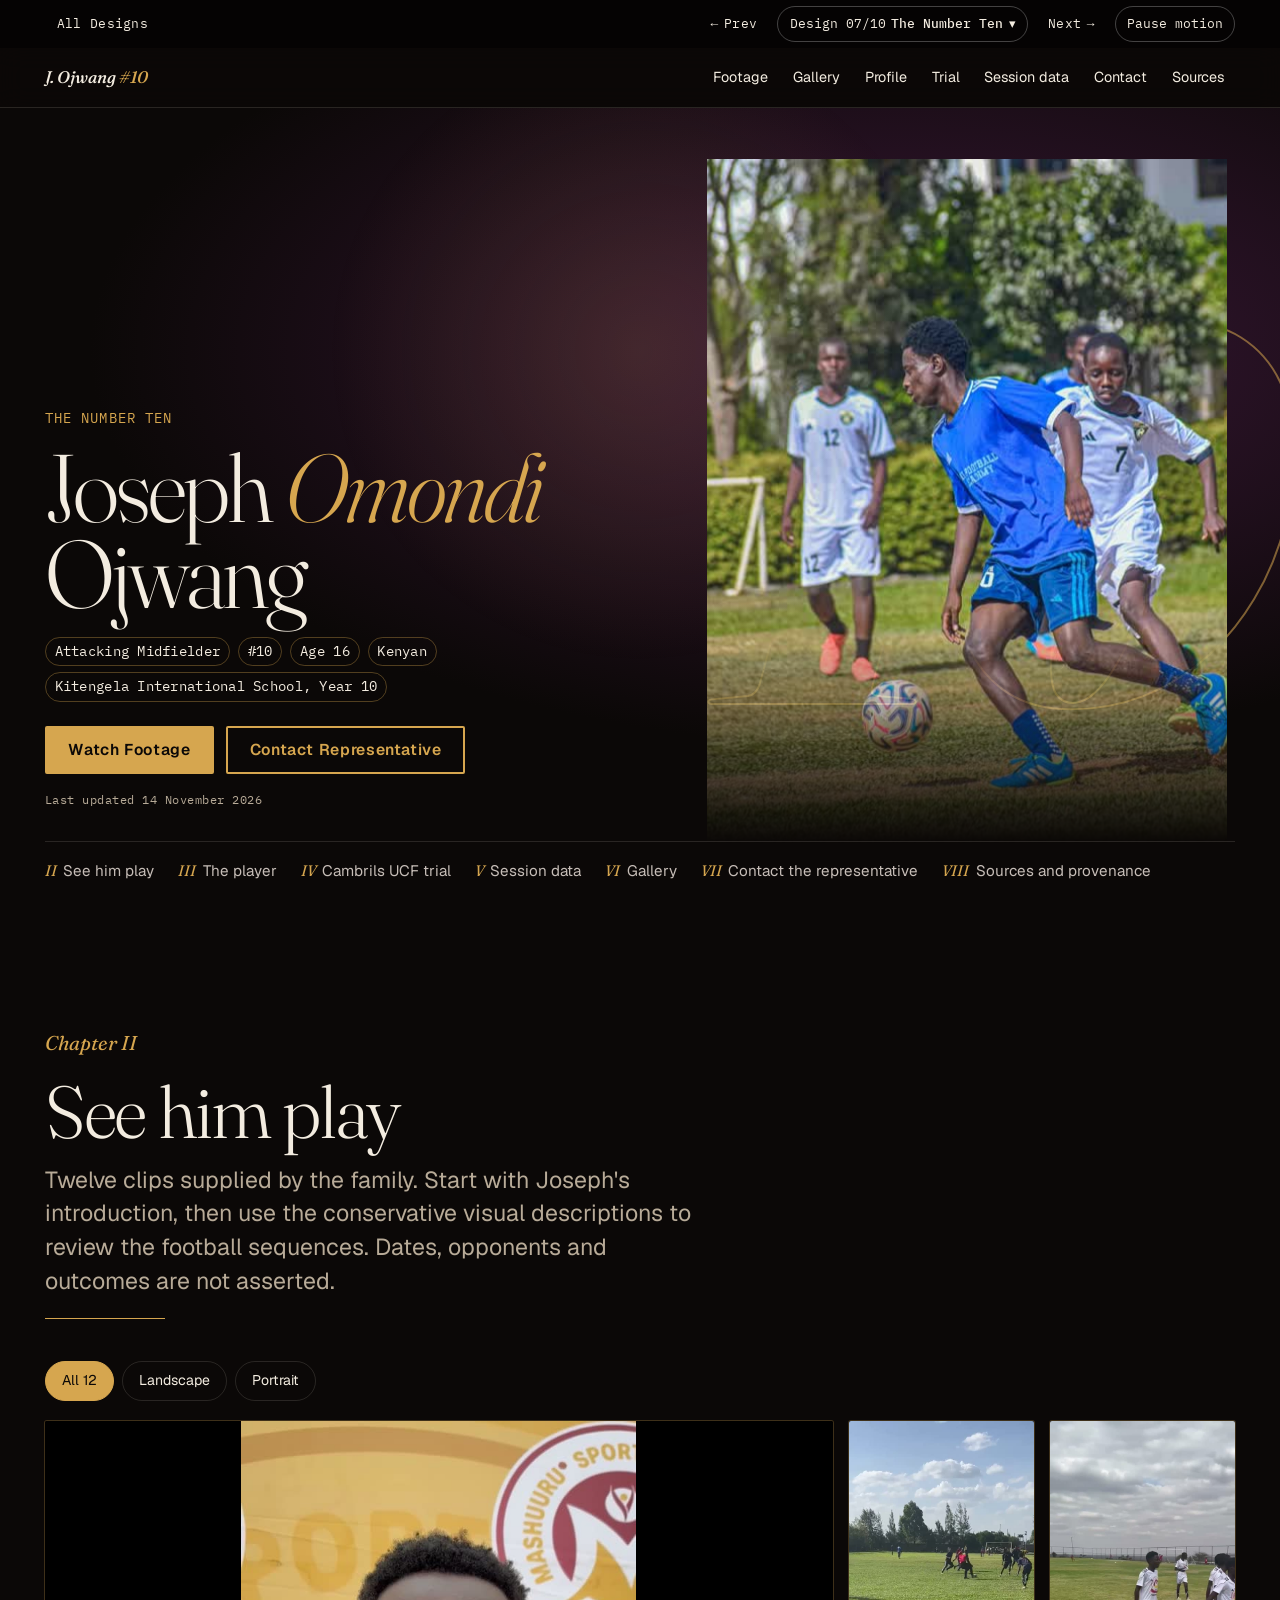
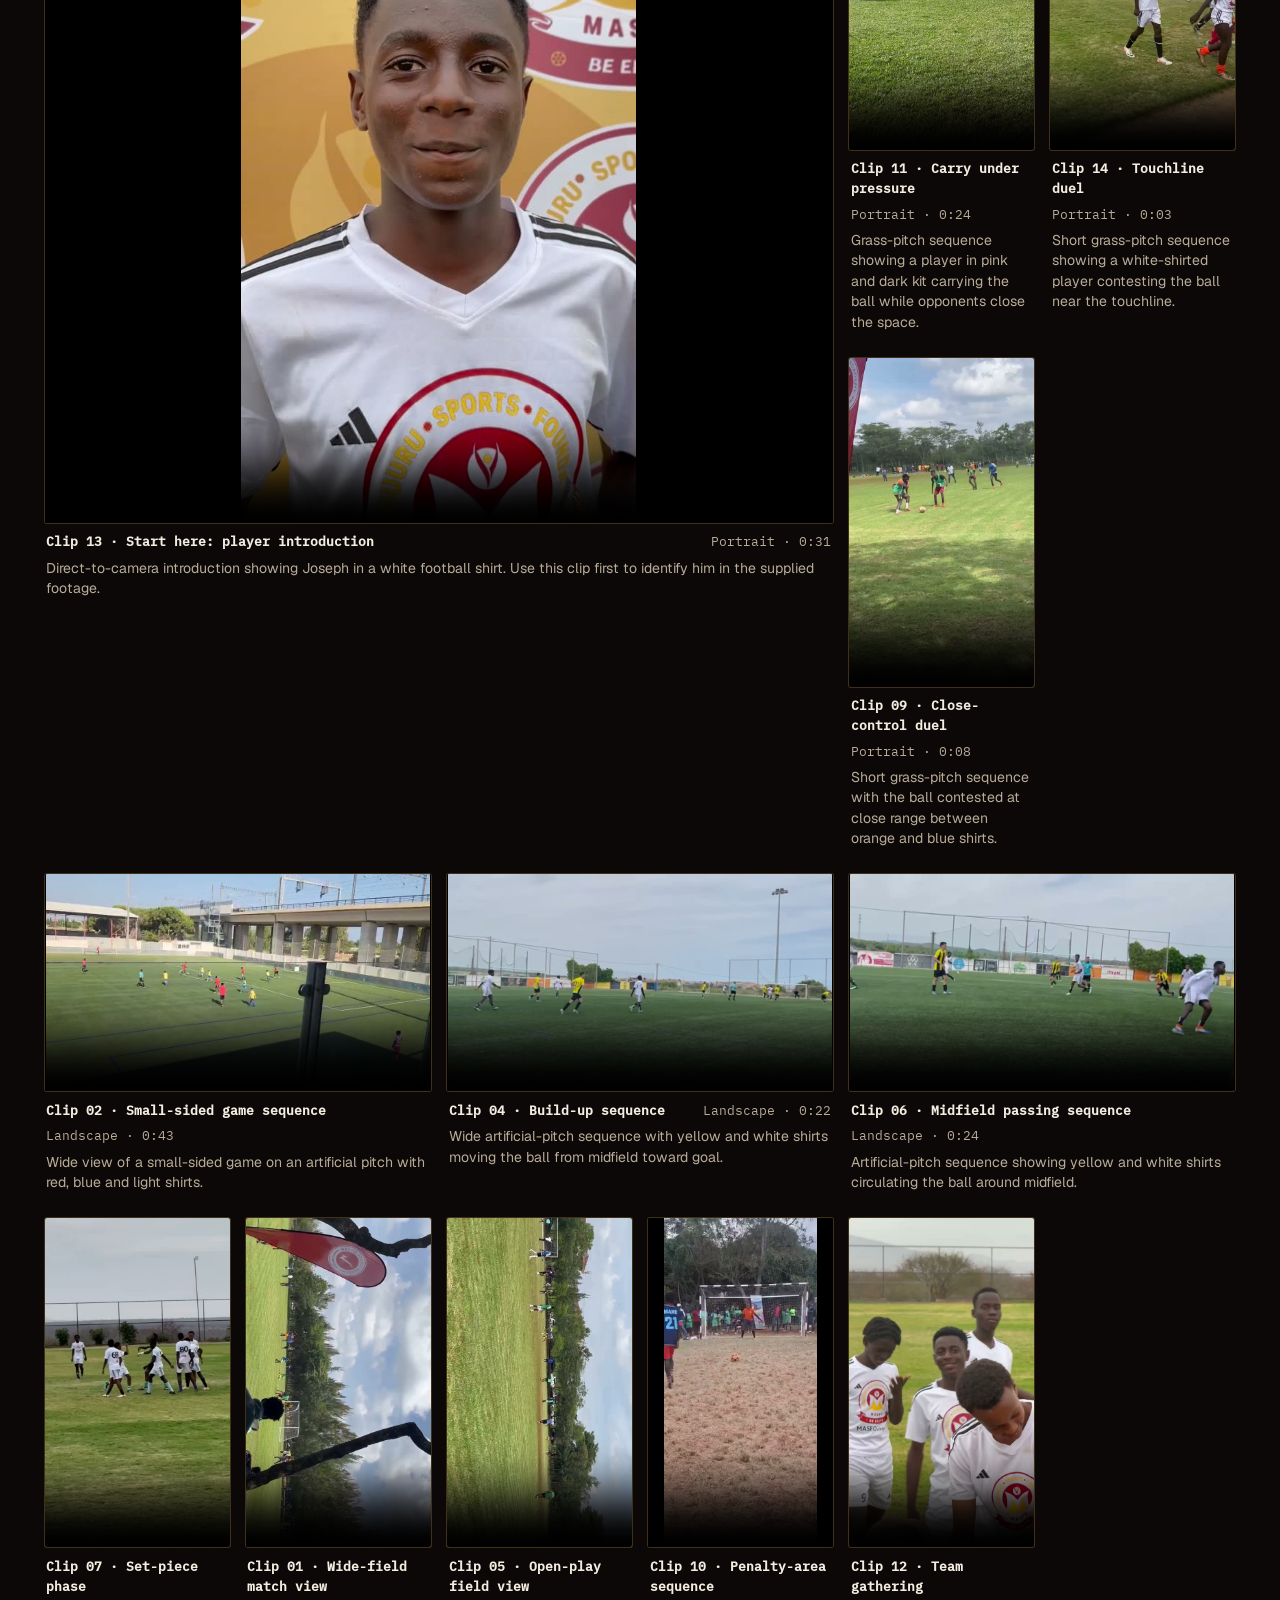
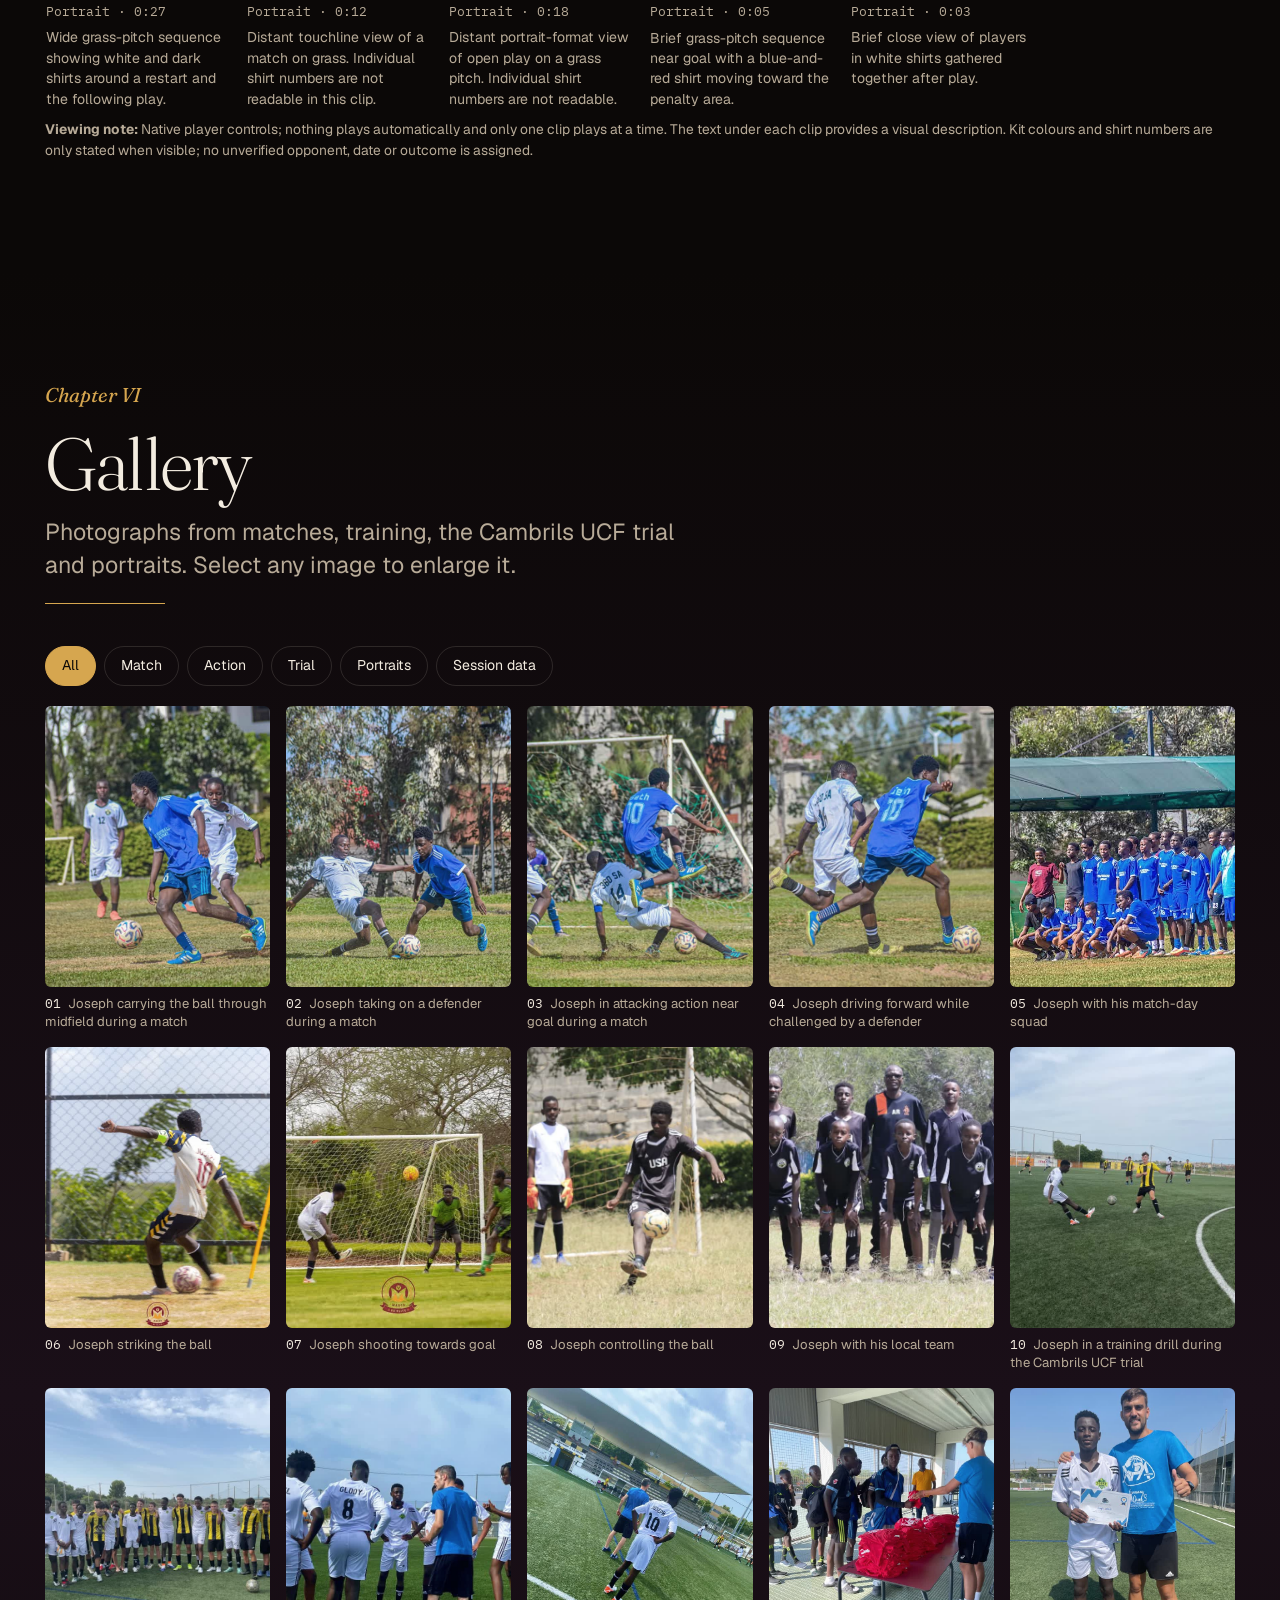
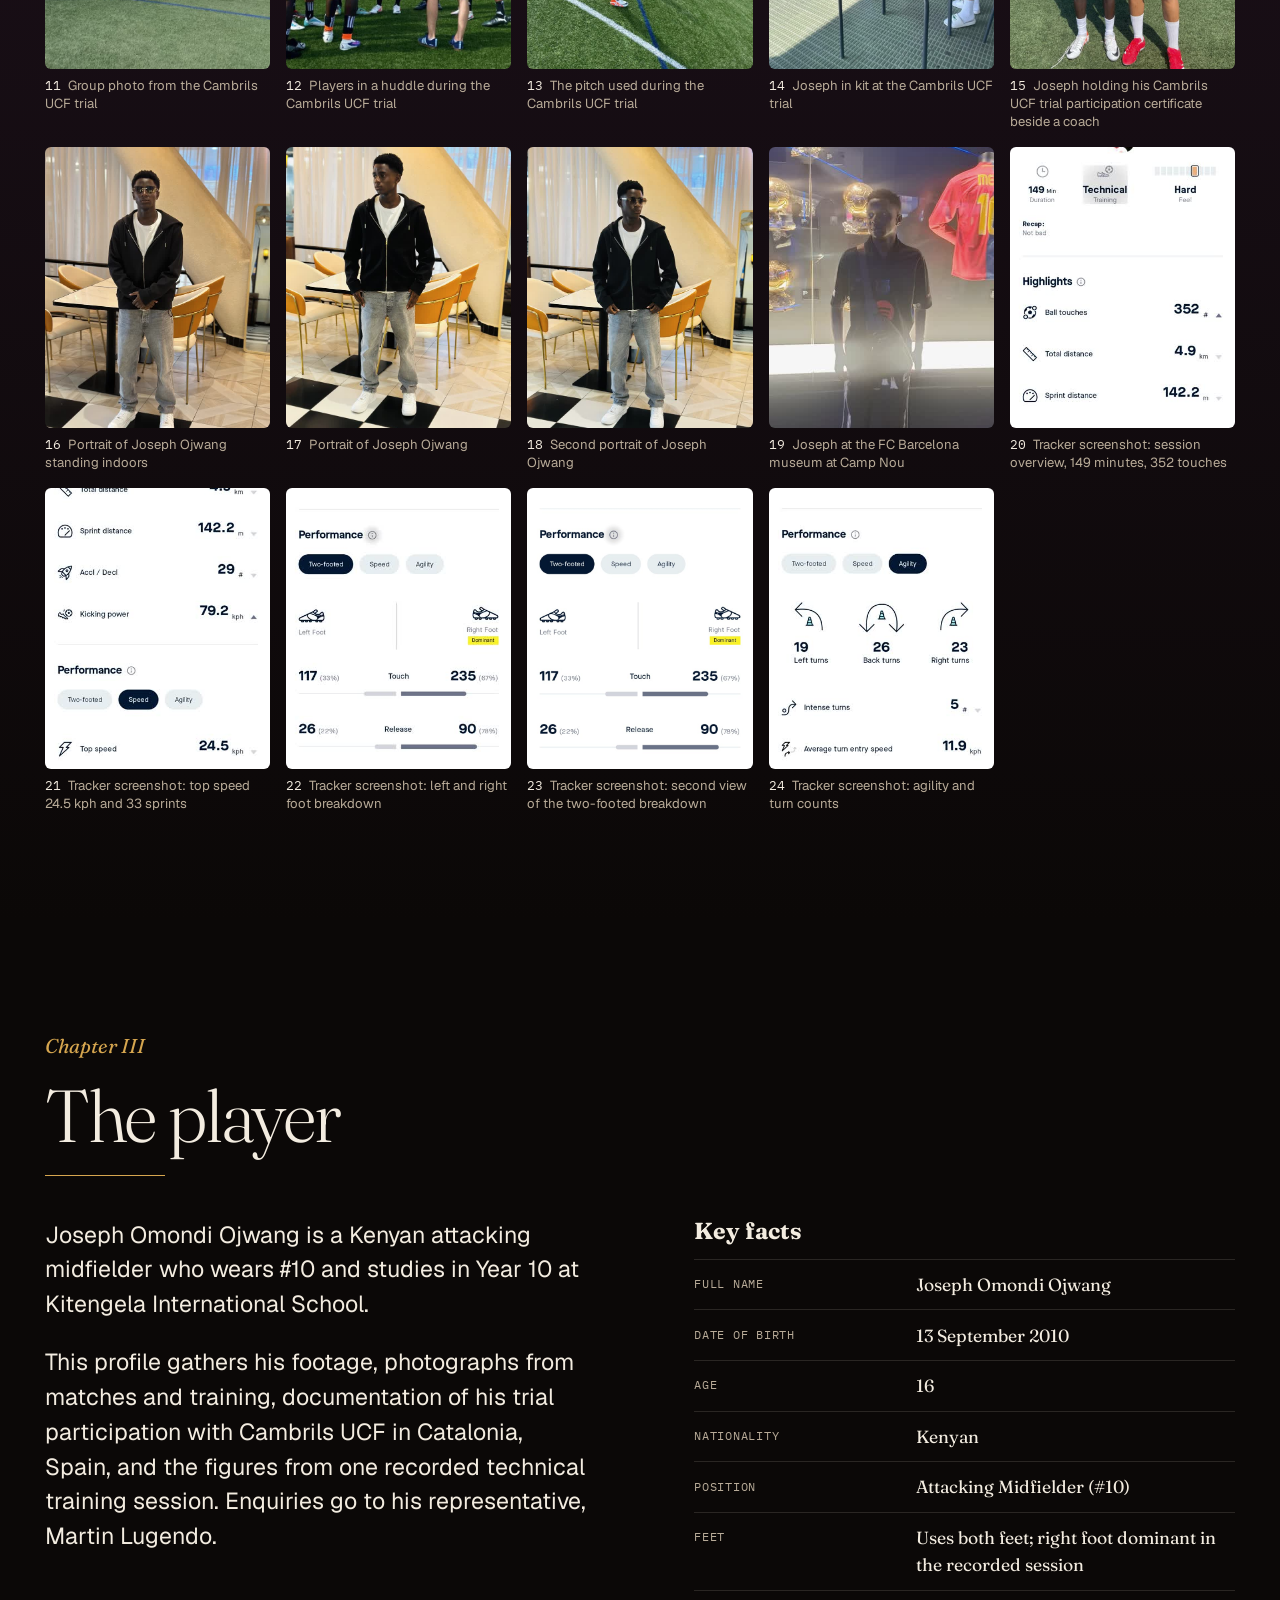
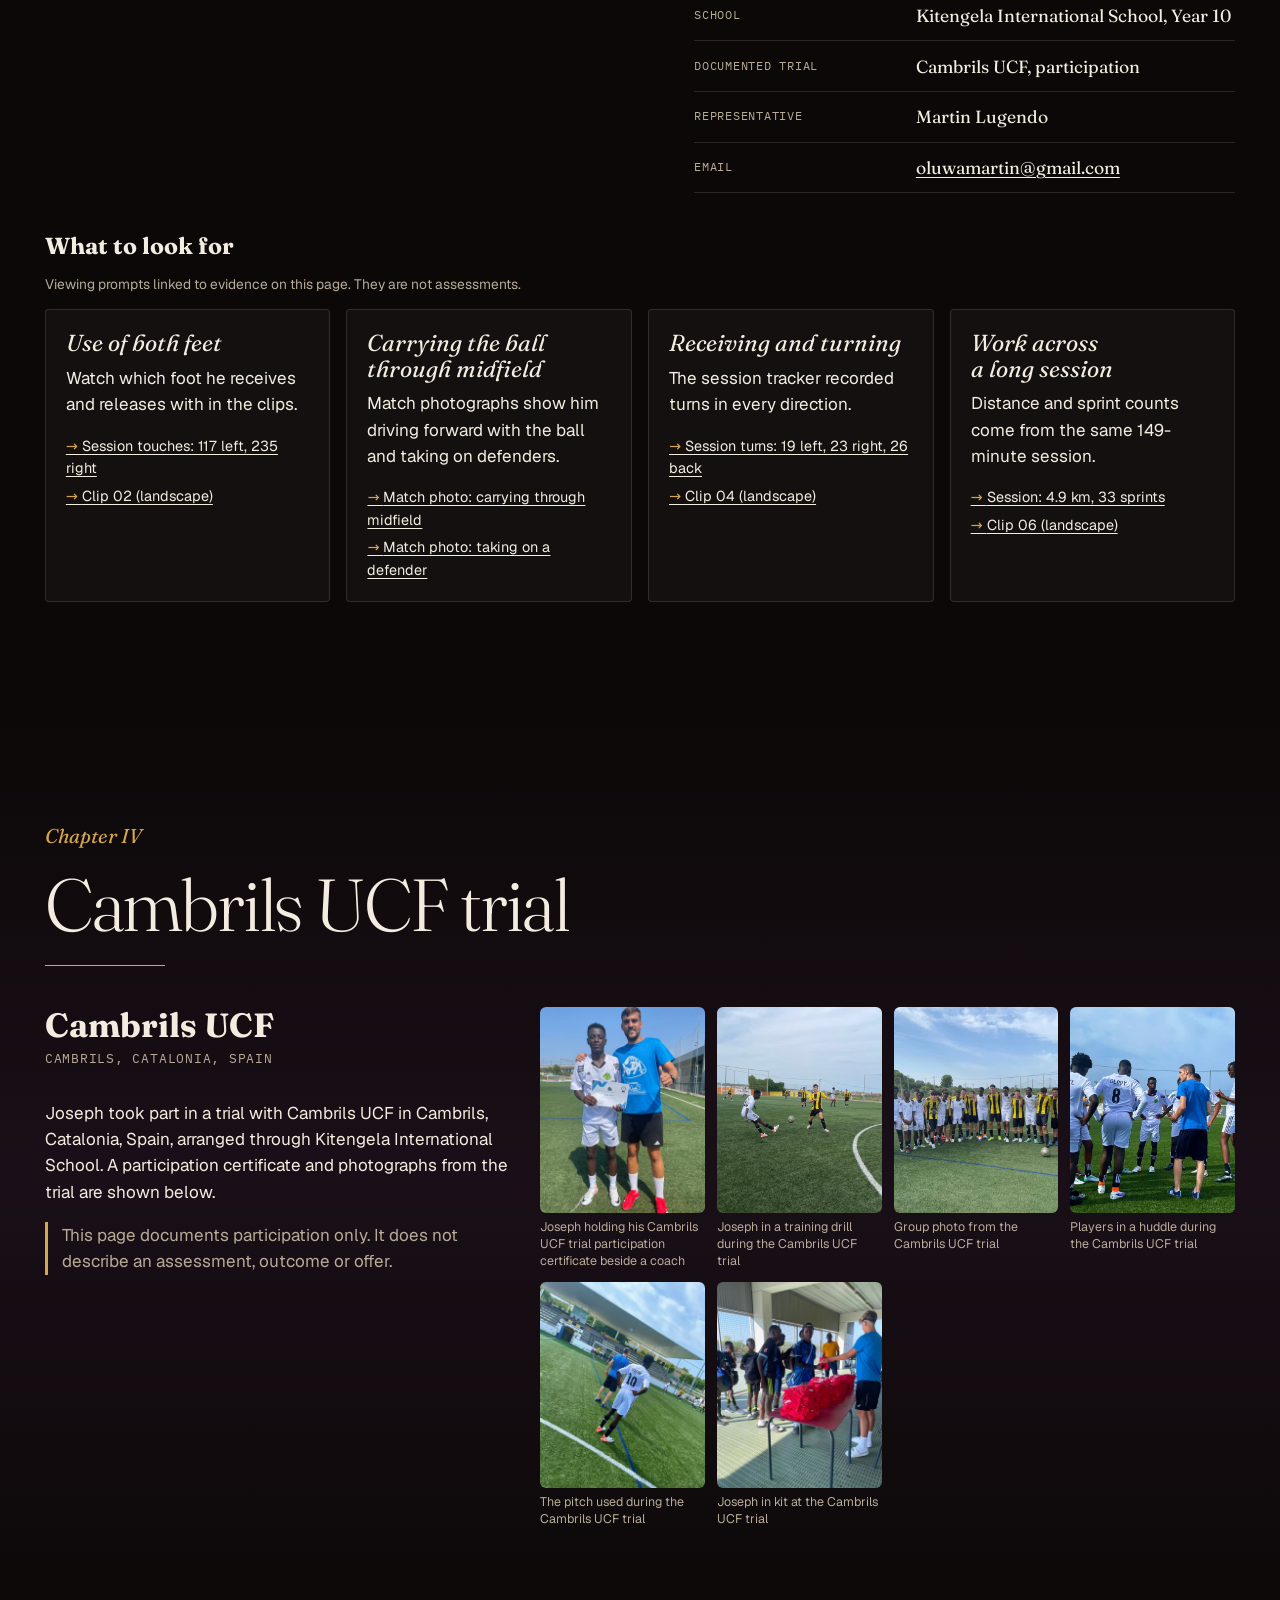
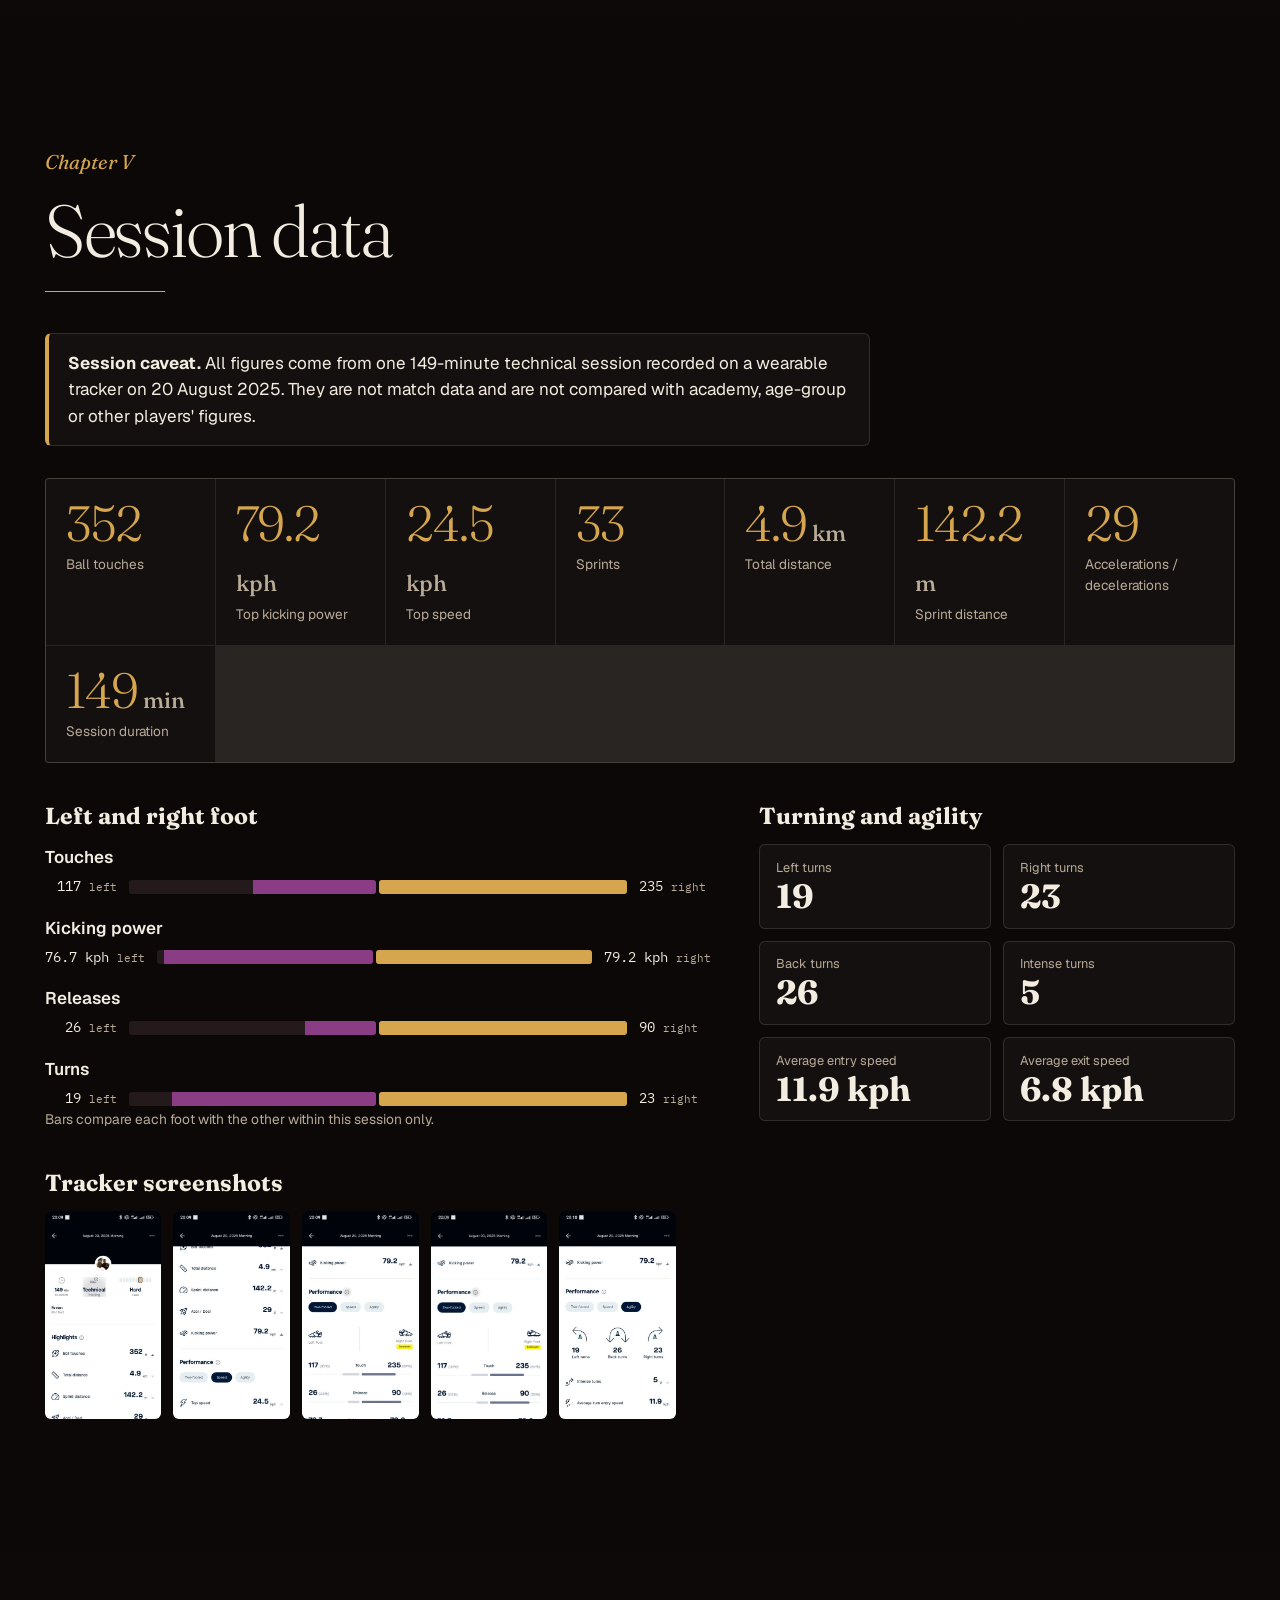
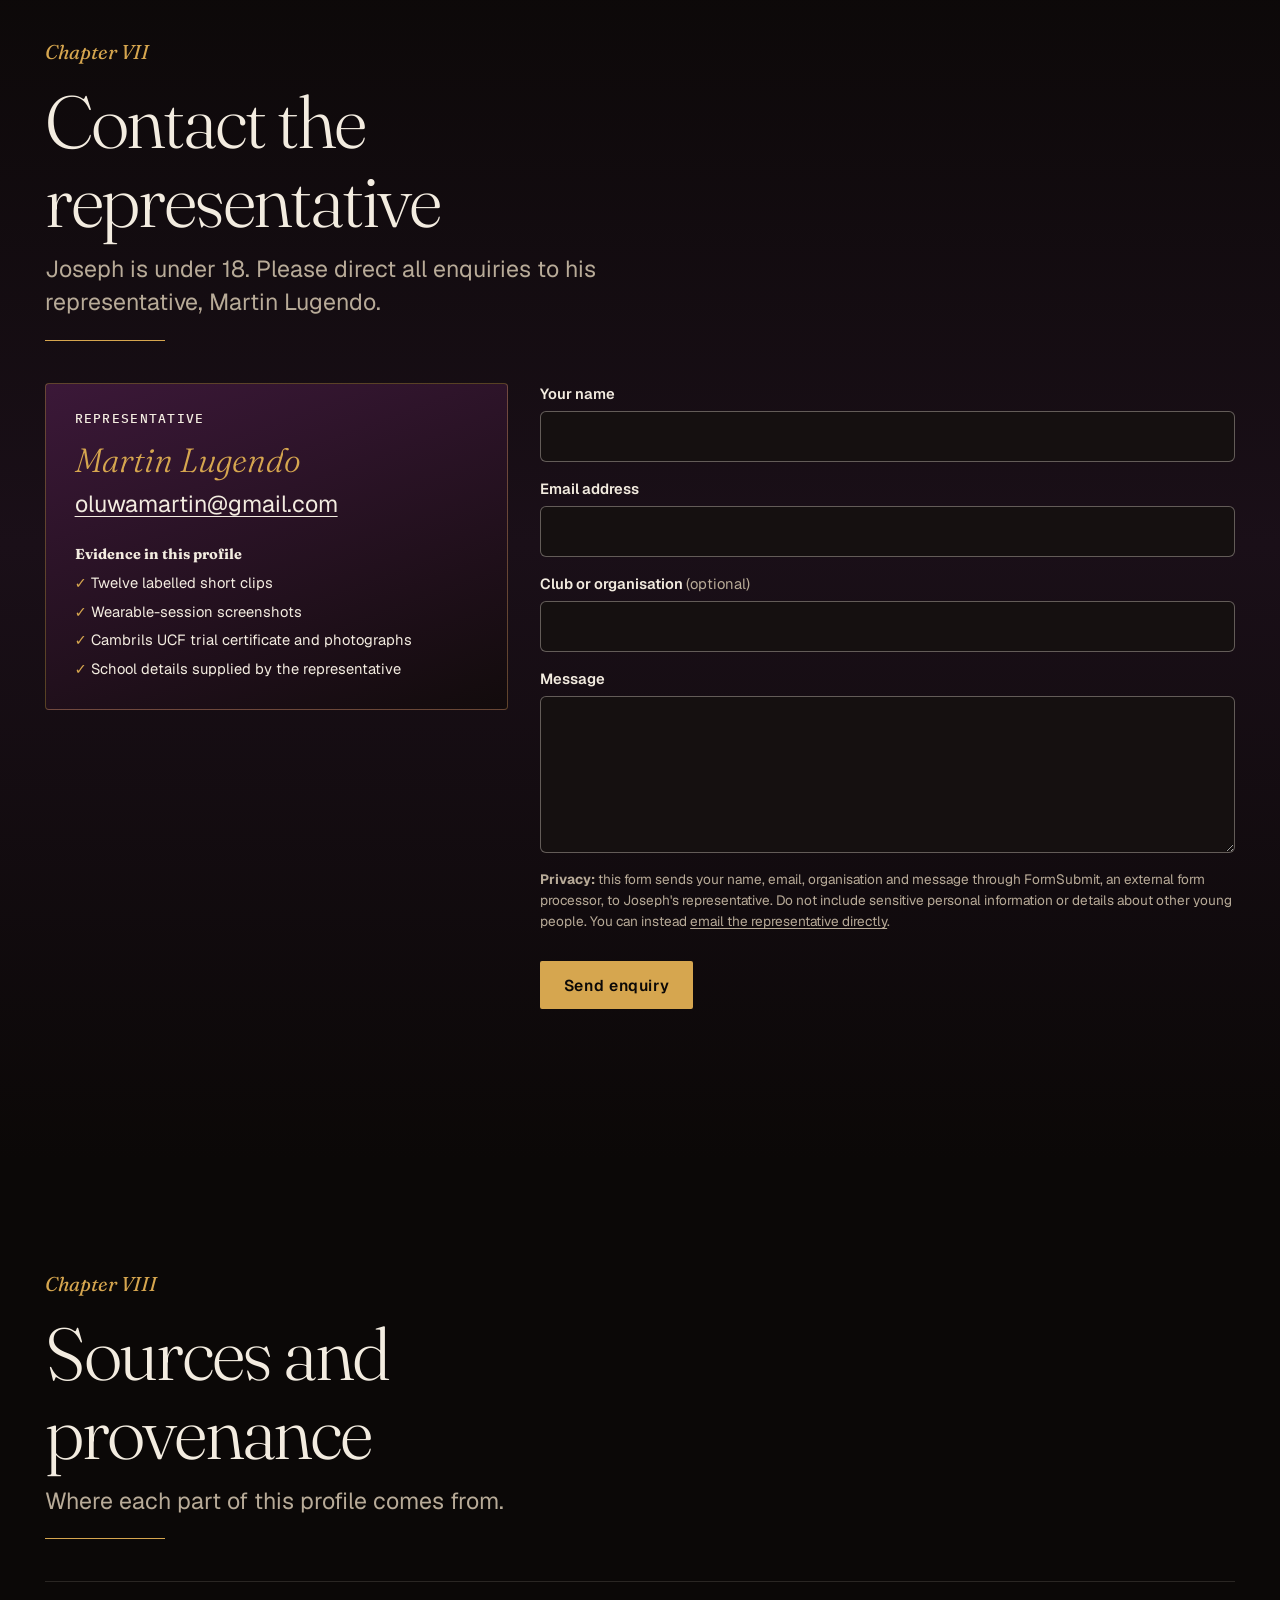
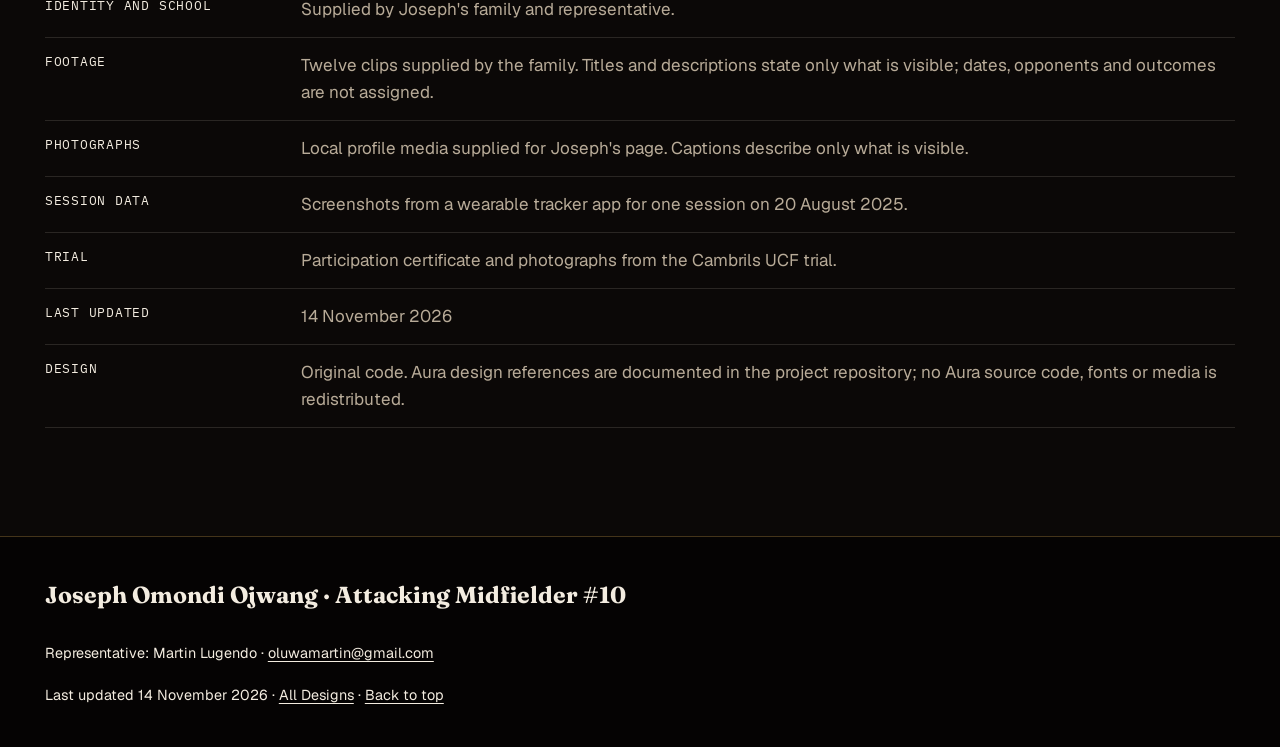
<file: 7/index.html>
<!doctype html>
<html lang="en" class="no-js">
<head>
<meta charset="utf-8">
<meta name="viewport" content="width=device-width, initial-scale=1">
<title>Joseph Omondi Ojwang · Attacking Midfielder #10 · Design 07 The Number Ten</title>
<meta name="description" content="Joseph Omondi Ojwang, Kenyan attacking midfielder (#10), age 16. Footage, documented Cambrils UCF trial participation, session data and representative contact.">
<meta name="theme-color" content="#0b0807">
<meta property="og:title" content="Joseph Omondi Ojwang · Attacking Midfielder #10 · Design 07 The Number Ten">
<meta property="og:description" content="Joseph Omondi Ojwang, Kenyan attacking midfielder (#10), age 16. Footage, documented Cambrils UCF trial participation, session data and representative contact.">
<link rel="icon" href="/shared/favicon.svg" type="image/svg+xml">
<link rel="preload" href="/shared/fonts/fraunces-var.woff2" as="font" type="font/woff2" crossorigin><link rel="preload" href="/shared/fonts/geist-var.woff2" as="font" type="font/woff2" crossorigin>
<link rel="stylesheet" href="/shared/css/tokens.css"><link rel="stylesheet" href="/shared/css/base.css"><link rel="stylesheet" href="/shared/css/components.css"><link rel="stylesheet" href="/shared/css/motion.css"><link rel="stylesheet" href="/variations/07/variant.css">
<script>document.documentElement.classList.replace('no-js','js')</script>
<script src="/shared/js/app.js" defer></script>
</head>
<body class="profile v07" data-variant="07">
<a class="skip-link" href="#main">Skip to main content</a>
<div class="progress" aria-hidden="true"><span></span></div>
<nav class="design-bar" aria-label="Design variations"><a class="db-all" href="/">All Designs</a><a class="db-step" rel="prev" href="/6/" aria-label="Previous design: Bilateral"><span aria-hidden="true">←</span> <span class="db-step-t">Prev</span></a><div class="switcher"><button type="button" class="switcher-toggle" data-switcher-toggle aria-expanded="false" aria-controls="switcher-panel"><span class="sw-cur">Design 07/10</span> <span class="sw-curname">The Number Ten</span> <span class="sw-short" aria-hidden="true">07/10</span> <span class="sw-caret" aria-hidden="true">▾</span></button><div class="switcher-panel" id="switcher-panel" hidden><p class="sw-head">Switch design · keeps your place</p><ul><li><a data-variant-link href="/1/"><span class="sw-n">01</span> <span class="sw-t">Scout Desk</span> <small>Recruitment dossier with a sticky index</small></a></li><li><a data-variant-link href="/2/"><span class="sw-n">02</span> <span class="sw-t">Floodlights</span> <small>Night broadcast with a footage queue</small></a></li><li><a data-variant-link href="/3/"><span class="sw-n">03</span> <span class="sw-t">Match Programme</span> <small>Editorial matchday programme spreads</small></a></li><li><a data-variant-link href="/4/"><span class="sw-n">04</span> <span class="sw-t">Half-Space</span> <small>Tactical board linking traits to evidence</small></a></li><li><a data-variant-link href="/5/"><span class="sw-n">05</span> <span class="sw-t">Proof of Play</span> <small>Documentary archive and evidence timeline</small></a></li><li><a data-variant-link href="/6/"><span class="sw-n">06</span> <span class="sw-t">Bilateral</span> <small>Left and right, measured side by side</small></a></li><li><a data-variant-link href="/7/" aria-current="page"><span class="sw-n">07</span> <span class="sw-t">The Number Ten</span> <small>Cinematic chapters around the #10</small></a></li><li><a data-variant-link href="/8/"><span class="sw-n">08</span> <span class="sw-t">Kitengela to Cambrils</span> <small>A geographic documentary of the places on record</small></a></li><li><a data-variant-link href="/9/"><span class="sw-n">09</span> <span class="sw-t">Frame by Frame</span> <small>Contact-sheet portfolio with media filters</small></a></li><li><a data-variant-link href="/10/"><span class="sw-n">10</span> <span class="sw-t">60-Second Scout</span> <small>Six-step executive briefing at your own pace</small></a></li></ul></div></div><a class="db-step" rel="next" href="/8/" aria-label="Next design: Kitengela to Cambrils"><span class="db-step-t">Next</span> <span aria-hidden="true">→</span></a><button type="button" class="motion-toggle" data-motion-toggle aria-pressed="false"><span class="mt-icon" aria-hidden="true"></span><span class="mt-label">Pause motion</span></button></nav>
<header class="site-header"><a class="brand" href="#overview">J. Ojwang <span>#10</span></a><button type="button" class="menu-toggle" data-menu-toggle aria-expanded="false" aria-controls="site-nav">Menu</button><nav class="site-nav" id="site-nav" aria-label="Sections"><ul><li><a href="#footage">Footage</a></li><li><a href="#gallery">Gallery</a></li><li><a href="#profile">Profile</a></li><li><a href="#trial">Trial</a></li><li><a href="#data">Session data</a></li><li><a href="#contact">Contact</a></li><li><a href="#provenance">Sources</a></li></ul></nav></header>
<main id="main" tabindex="-1">
<section id="overview" class="hero hero--ten" aria-labelledby="hero-title" data-pointer-light><p class="ten-numeral" aria-hidden="true" data-parallax="-0.08">10</p><figure class="ten-photo" data-parallax="0.04"><img class="hero-img" src="/assets/images/joseph-match-carry.jpg" srcset="/assets/images/thumbs/joseph-match-carry.jpg 900w, /assets/images/joseph-match-carry.jpg 1332w" sizes="(max-width: 920px) 90vw, 40vw" width="1332" height="1000" alt="Joseph carrying the ball through midfield during a match" loading="eager" fetchpriority="high" decoding="async"></figure><div class="ten-copy" data-reveal><p class="kicker">The Number Ten</p><h1 id="hero-title"><span class="n-first">Joseph</span> <span class="n-middle">Omondi</span> <span class="n-last">Ojwang</span></h1><p class="idline"><span>Attacking Midfielder</span> <span>#10</span> <span>Age 16</span> <span>Kenyan</span> <span>Kitengela International School, Year 10</span></p><div class="cta-row"><a class="btn btn--primary" href="#footage">Watch Footage</a><a class="btn btn--ghost" href="#contact">Contact Representative</a></div><p class="stamp"><time datetime="2026-11-14">Last updated 14 November 2026</time></p></div><nav class="ten-chapters" aria-label="Chapters"><ol><li><a href="#footage"><span>II</span> See him play</a></li><li><a href="#profile"><span>III</span> The player</a></li><li><a href="#trial"><span>IV</span> Cambrils UCF trial</a></li><li><a href="#data"><span>V</span> Session data</a></li><li><a href="#gallery"><span>VI</span> Gallery</a></li><li><a href="#contact"><span>VII</span> Contact the representative</a></li><li><a href="#provenance"><span>VIII</span> Sources and provenance</a></li></ol></nav></section>
<section id="footage" class="sec sec--footage" aria-labelledby="footage-title"><div class="sec-inner"><header class="sec-head" data-reveal><p class="sec-kicker">Chapter II</p><h2 id="footage-title">See him play</h2><p class="lede">Twelve clips supplied by the family. Start with Joseph&#x27;s introduction, then use the conservative visual descriptions to review the football sequences. Dates, opponents and outcomes are not asserted.</p></header><div class="chip-row" data-clip-filters role="group" aria-label="Filter clips by orientation" hidden><button type="button" class="chip" data-clip-filter="all" aria-pressed="true">All 12</button><button type="button" class="chip" data-clip-filter="landscape" aria-pressed="false">Landscape</button><button type="button" class="chip" data-clip-filter="portrait" aria-pressed="false">Portrait</button></div><ol class="clip-list"><li class="clip clip--portrait clip--featured" id="clip-13" data-orientation="portrait" data-reveal><figure class="clip-fig"><div class="clip-frame"><video controls preload="none" playsinline poster="/assets/posters/highlight-13.jpg" width="540" height="960" aria-describedby="clip-13-label"><source src="/assets/videos/highlight-13.mp4" type="video/mp4"><a href="/assets/videos/highlight-13.mp4">Download clip 13</a></video></div><figcaption class="clip-cap" id="clip-13-label" data-clip-label><span class="clip-no">Clip 13 · Start here: player introduction</span> <span class="clip-meta">Portrait · 0:31</span><span class="clip-desc">Direct-to-camera introduction showing Joseph in a white football shirt. Use this clip first to identify him in the supplied footage.</span></figcaption></figure></li><li class="clip clip--portrait" id="clip-11" data-orientation="portrait" data-reveal><figure class="clip-fig"><div class="clip-frame"><video controls preload="none" playsinline poster="/assets/posters/highlight-11.jpg" width="540" height="960" aria-describedby="clip-11-label"><source src="/assets/videos/highlight-11.mp4" type="video/mp4"><a href="/assets/videos/highlight-11.mp4">Download clip 11</a></video></div><figcaption class="clip-cap" id="clip-11-label" data-clip-label><span class="clip-no">Clip 11 · Carry under pressure</span> <span class="clip-meta">Portrait · 0:24</span><span class="clip-desc">Grass-pitch sequence showing a player in pink and dark kit carrying the ball while opponents close the space.</span></figcaption></figure></li><li class="clip clip--portrait" id="clip-14" data-orientation="portrait" data-reveal><figure class="clip-fig"><div class="clip-frame"><video controls preload="none" playsinline poster="/assets/posters/highlight-14.jpg" width="540" height="960" aria-describedby="clip-14-label"><source src="/assets/videos/highlight-14.mp4" type="video/mp4"><a href="/assets/videos/highlight-14.mp4">Download clip 14</a></video></div><figcaption class="clip-cap" id="clip-14-label" data-clip-label><span class="clip-no">Clip 14 · Touchline duel</span> <span class="clip-meta">Portrait · 0:03</span><span class="clip-desc">Short grass-pitch sequence showing a white-shirted player contesting the ball near the touchline.</span></figcaption></figure></li><li class="clip clip--portrait" id="clip-09" data-orientation="portrait" data-reveal><figure class="clip-fig"><div class="clip-frame"><video controls preload="none" playsinline poster="/assets/posters/highlight-09.jpg" width="540" height="960" aria-describedby="clip-09-label"><source src="/assets/videos/highlight-09.mp4" type="video/mp4"><a href="/assets/videos/highlight-09.mp4">Download clip 09</a></video></div><figcaption class="clip-cap" id="clip-09-label" data-clip-label><span class="clip-no">Clip 09 · Close-control duel</span> <span class="clip-meta">Portrait · 0:08</span><span class="clip-desc">Short grass-pitch sequence with the ball contested at close range between orange and blue shirts.</span></figcaption></figure></li><li class="clip clip--landscape" id="clip-02" data-orientation="landscape" data-reveal><figure class="clip-fig"><div class="clip-frame"><video controls preload="none" playsinline poster="/assets/posters/highlight-02.jpg" width="960" height="542" data-default aria-describedby="clip-02-label"><source src="/assets/videos/highlight-02.mp4" type="video/mp4"><a href="/assets/videos/highlight-02.mp4">Download clip 02</a></video></div><figcaption class="clip-cap" id="clip-02-label" data-clip-label><span class="clip-no">Clip 02 · Small-sided game sequence</span> <span class="clip-meta">Landscape · 0:43</span><span class="clip-desc">Wide view of a small-sided game on an artificial pitch with red, blue and light shirts.</span></figcaption></figure></li><li class="clip clip--landscape" id="clip-04" data-orientation="landscape" data-reveal><figure class="clip-fig"><div class="clip-frame"><video controls preload="none" playsinline poster="/assets/posters/highlight-04.jpg" width="960" height="544" aria-describedby="clip-04-label"><source src="/assets/videos/highlight-04.mp4" type="video/mp4"><a href="/assets/videos/highlight-04.mp4">Download clip 04</a></video></div><figcaption class="clip-cap" id="clip-04-label" data-clip-label><span class="clip-no">Clip 04 · Build-up sequence</span> <span class="clip-meta">Landscape · 0:22</span><span class="clip-desc">Wide artificial-pitch sequence with yellow and white shirts moving the ball from midfield toward goal.</span></figcaption></figure></li><li class="clip clip--landscape" id="clip-06" data-orientation="landscape" data-reveal><figure class="clip-fig"><div class="clip-frame"><video controls preload="none" playsinline poster="/assets/posters/highlight-06.jpg" width="960" height="544" aria-describedby="clip-06-label"><source src="/assets/videos/highlight-06.mp4" type="video/mp4"><a href="/assets/videos/highlight-06.mp4">Download clip 06</a></video></div><figcaption class="clip-cap" id="clip-06-label" data-clip-label><span class="clip-no">Clip 06 · Midfield passing sequence</span> <span class="clip-meta">Landscape · 0:24</span><span class="clip-desc">Artificial-pitch sequence showing yellow and white shirts circulating the ball around midfield.</span></figcaption></figure></li><li class="clip clip--portrait" id="clip-07" data-orientation="portrait" data-reveal><figure class="clip-fig"><div class="clip-frame"><video controls preload="none" playsinline poster="/assets/posters/highlight-07.jpg" width="540" height="960" aria-describedby="clip-07-label"><source src="/assets/videos/highlight-07.mp4" type="video/mp4"><a href="/assets/videos/highlight-07.mp4">Download clip 07</a></video></div><figcaption class="clip-cap" id="clip-07-label" data-clip-label><span class="clip-no">Clip 07 · Set-piece phase</span> <span class="clip-meta">Portrait · 0:27</span><span class="clip-desc">Wide grass-pitch sequence showing white and dark shirts around a restart and the following play.</span></figcaption></figure></li><li class="clip clip--portrait" id="clip-01" data-orientation="portrait" data-reveal><figure class="clip-fig"><div class="clip-frame"><video controls preload="none" playsinline poster="/assets/posters/highlight-01.jpg" width="540" height="960" aria-describedby="clip-01-label"><source src="/assets/videos/highlight-01.mp4" type="video/mp4"><a href="/assets/videos/highlight-01.mp4">Download clip 01</a></video></div><figcaption class="clip-cap" id="clip-01-label" data-clip-label><span class="clip-no">Clip 01 · Wide-field match view</span> <span class="clip-meta">Portrait · 0:12</span><span class="clip-desc">Distant touchline view of a match on grass. Individual shirt numbers are not readable in this clip.</span></figcaption></figure></li><li class="clip clip--portrait" id="clip-05" data-orientation="portrait" data-reveal><figure class="clip-fig"><div class="clip-frame"><video controls preload="none" playsinline poster="/assets/posters/highlight-05.jpg" width="540" height="960" aria-describedby="clip-05-label"><source src="/assets/videos/highlight-05.mp4" type="video/mp4"><a href="/assets/videos/highlight-05.mp4">Download clip 05</a></video></div><figcaption class="clip-cap" id="clip-05-label" data-clip-label><span class="clip-no">Clip 05 · Open-play field view</span> <span class="clip-meta">Portrait · 0:18</span><span class="clip-desc">Distant portrait-format view of open play on a grass pitch. Individual shirt numbers are not readable.</span></figcaption></figure></li><li class="clip clip--portrait" id="clip-10" data-orientation="portrait" data-reveal><figure class="clip-fig"><div class="clip-frame"><video controls preload="none" playsinline poster="/assets/posters/highlight-10.jpg" width="444" height="960" aria-describedby="clip-10-label"><source src="/assets/videos/highlight-10.mp4" type="video/mp4"><a href="/assets/videos/highlight-10.mp4">Download clip 10</a></video></div><figcaption class="clip-cap" id="clip-10-label" data-clip-label><span class="clip-no">Clip 10 · Penalty-area sequence</span> <span class="clip-meta">Portrait · 0:05</span><span class="clip-desc">Brief grass-pitch sequence near goal with a blue-and-red shirt moving toward the penalty area.</span></figcaption></figure></li><li class="clip clip--portrait" id="clip-12" data-orientation="portrait" data-reveal><figure class="clip-fig"><div class="clip-frame"><video controls preload="none" playsinline poster="/assets/posters/highlight-12.jpg" width="540" height="960" aria-describedby="clip-12-label"><source src="/assets/videos/highlight-12.mp4" type="video/mp4"><a href="/assets/videos/highlight-12.mp4">Download clip 12</a></video></div><figcaption class="clip-cap" id="clip-12-label" data-clip-label><span class="clip-no">Clip 12 · Team gathering</span> <span class="clip-meta">Portrait · 0:03</span><span class="clip-desc">Brief close view of players in white shirts gathered together after play.</span></figcaption></figure></li></ol><p class="fine"><strong>Viewing note:</strong> Native player controls; nothing plays automatically and only one clip plays at a time. The text under each clip provides a visual description. Kit colours and shirt numbers are only stated when visible; no unverified opponent, date or outcome is assigned.</p></div></section>
<section id="gallery" class="sec sec--gallery" aria-labelledby="gallery-title"><div class="sec-inner"><header class="sec-head" data-reveal><p class="sec-kicker">Chapter VI</p><h2 id="gallery-title">Gallery</h2><p class="lede">Photographs from matches, training, the Cambrils UCF trial and portraits. Select any image to enlarge it.</p></header><div class="chip-row" data-gallery-filters role="group" aria-label="Filter photographs" hidden><button type="button" class="chip" data-gallery-filter="all" aria-pressed="true">All</button><button type="button" class="chip" data-gallery-filter="match" aria-pressed="false">Match</button><button type="button" class="chip" data-gallery-filter="action" aria-pressed="false">Action</button><button type="button" class="chip" data-gallery-filter="trial" aria-pressed="false">Trial</button><button type="button" class="chip" data-gallery-filter="portrait" aria-pressed="false">Portraits</button><button type="button" class="chip" data-gallery-filter="data" aria-pressed="false">Session data</button></div><p class="fine" data-gallery-count aria-live="polite"></p><ul class="gallery-grid"><li class="g-item g-item--match" id="photo-joseph-match-carry" data-cat="match" data-reveal><a class="g-link" href="/assets/images/joseph-match-carry.jpg" data-lightbox="gallery" data-caption="Joseph carrying the ball through midfield during a match"><img src="/assets/images/thumbs/joseph-match-carry.jpg" width="900" height="676" alt="Joseph carrying the ball through midfield during a match" loading="lazy" decoding="async"><span class="g-cap"><span class="g-no">01</span> Joseph carrying the ball through midfield during a match</span></a></li><li class="g-item g-item--match" id="photo-joseph-match-dribble-2" data-cat="match" data-reveal><a class="g-link" href="/assets/images/joseph-match-dribble-2.jpg" data-lightbox="gallery" data-caption="Joseph taking on a defender during a match"><img src="/assets/images/thumbs/joseph-match-dribble-2.jpg" width="900" height="752" alt="Joseph taking on a defender during a match" loading="lazy" decoding="async"><span class="g-cap"><span class="g-no">02</span> Joseph taking on a defender during a match</span></a></li><li class="g-item g-item--match" id="photo-joseph-match-action" data-cat="match" data-reveal><a class="g-link" href="/assets/images/joseph-match-action.jpg" data-lightbox="gallery" data-caption="Joseph in attacking action near goal during a match"><img src="/assets/images/thumbs/joseph-match-action.jpg" width="900" height="654" alt="Joseph in attacking action near goal during a match" loading="lazy" decoding="async"><span class="g-cap"><span class="g-no">03</span> Joseph in attacking action near goal during a match</span></a></li><li class="g-item g-item--match" id="photo-joseph-match-dribble-1" data-cat="match" data-reveal><a class="g-link" href="/assets/images/joseph-match-dribble-1.jpg" data-lightbox="gallery" data-caption="Joseph driving forward while challenged by a defender"><img src="/assets/images/thumbs/joseph-match-dribble-1.jpg" width="900" height="638" alt="Joseph driving forward while challenged by a defender" loading="lazy" decoding="async"><span class="g-cap"><span class="g-no">04</span> Joseph driving forward while challenged by a defender</span></a></li><li class="g-item g-item--match" id="photo-joseph-team-photo" data-cat="match" data-reveal><a class="g-link" href="/assets/images/joseph-team-photo.jpg" data-lightbox="gallery" data-caption="Joseph with his match-day squad"><img src="/assets/images/thumbs/joseph-team-photo.jpg" width="750" height="500" alt="Joseph with his match-day squad" loading="lazy" decoding="async"><span class="g-cap"><span class="g-no">05</span> Joseph with his match-day squad</span></a></li><li class="g-item g-item--action" id="photo-action-kick" data-cat="action" data-reveal><a class="g-link" href="/assets/images/action-kick.jpeg" data-lightbox="gallery" data-caption="Joseph striking the ball"><img src="/assets/images/thumbs/action-kick.jpg" width="600" height="900" alt="Joseph striking the ball" loading="lazy" decoding="async"><span class="g-cap"><span class="g-no">06</span> Joseph striking the ball</span></a></li><li class="g-item g-item--action" id="photo-action-goal" data-cat="action" data-reveal><a class="g-link" href="/assets/images/action-goal.jpeg" data-lightbox="gallery" data-caption="Joseph shooting towards goal"><img src="/assets/images/thumbs/action-goal.jpg" width="900" height="506" alt="Joseph shooting towards goal" loading="lazy" decoding="async"><span class="g-cap"><span class="g-no">07</span> Joseph shooting towards goal</span></a></li><li class="g-item g-item--action" id="photo-action-control" data-cat="action" data-reveal><a class="g-link" href="/assets/images/action-control.jpeg" data-lightbox="gallery" data-caption="Joseph controlling the ball"><img src="/assets/images/thumbs/action-control.jpg" width="900" height="600" alt="Joseph controlling the ball" loading="lazy" decoding="async"><span class="g-cap"><span class="g-no">08</span> Joseph controlling the ball</span></a></li><li class="g-item g-item--action" id="photo-team-local" data-cat="action" data-reveal><a class="g-link" href="/assets/images/team-local.jpeg" data-lightbox="gallery" data-caption="Joseph with his local team"><img src="/assets/images/thumbs/team-local.jpg" width="900" height="600" alt="Joseph with his local team" loading="lazy" decoding="async"><span class="g-cap"><span class="g-no">09</span> Joseph with his local team</span></a></li><li class="g-item g-item--trial" id="photo-trial-action-1" data-cat="trial" data-reveal><a class="g-link" href="/assets/images/trial-action-1.jpeg" data-lightbox="gallery" data-caption="Joseph in a training drill during the Cambrils UCF trial"><img src="/assets/images/thumbs/trial-action-1.jpg" width="900" height="676" alt="Joseph in a training drill during the Cambrils UCF trial" loading="lazy" decoding="async"><span class="g-cap"><span class="g-no">10</span> Joseph in a training drill during the Cambrils UCF trial</span></a></li><li class="g-item g-item--trial" id="photo-trial-team" data-cat="trial" data-reveal><a class="g-link" href="/assets/images/trial-team.jpeg" data-lightbox="gallery" data-caption="Group photo from the Cambrils UCF trial"><img src="/assets/images/thumbs/trial-team.jpg" width="900" height="676" alt="Group photo from the Cambrils UCF trial" loading="lazy" decoding="async"><span class="g-cap"><span class="g-no">11</span> Group photo from the Cambrils UCF trial</span></a></li><li class="g-item g-item--trial" id="photo-trial-huddle" data-cat="trial" data-reveal><a class="g-link" href="/assets/images/trial-huddle.jpeg" data-lightbox="gallery" data-caption="Players in a huddle during the Cambrils UCF trial"><img src="/assets/images/thumbs/trial-huddle.jpg" width="900" height="676" alt="Players in a huddle during the Cambrils UCF trial" loading="lazy" decoding="async"><span class="g-cap"><span class="g-no">12</span> Players in a huddle during the Cambrils UCF trial</span></a></li><li class="g-item g-item--trial" id="photo-trial-pitch" data-cat="trial" data-reveal><a class="g-link" href="/assets/images/trial-pitch.jpeg" data-lightbox="gallery" data-caption="The pitch used during the Cambrils UCF trial"><img src="/assets/images/thumbs/trial-pitch.jpg" width="676" height="900" alt="The pitch used during the Cambrils UCF trial" loading="lazy" decoding="async"><span class="g-cap"><span class="g-no">13</span> The pitch used during the Cambrils UCF trial</span></a></li><li class="g-item g-item--trial" id="photo-trial-gear" data-cat="trial" data-reveal><a class="g-link" href="/assets/images/trial-gear.jpeg" data-lightbox="gallery" data-caption="Joseph in kit at the Cambrils UCF trial"><img src="/assets/images/thumbs/trial-gear.jpg" width="676" height="900" alt="Joseph in kit at the Cambrils UCF trial" loading="lazy" decoding="async"><span class="g-cap"><span class="g-no">14</span> Joseph in kit at the Cambrils UCF trial</span></a></li><li class="g-item g-item--trial" id="photo-trial-certificate" data-cat="trial" data-reveal><a class="g-link" href="/assets/images/trial-certificate.jpeg" data-lightbox="gallery" data-caption="Joseph holding his Cambrils UCF trial participation certificate beside a coach"><img src="/assets/images/thumbs/trial-certificate.jpg" width="676" height="900" alt="Joseph holding his Cambrils UCF trial participation certificate beside a coach" loading="lazy" decoding="async"><span class="g-cap"><span class="g-no">15</span> Joseph holding his Cambrils UCF trial participation certificate beside a coach</span></a></li><li class="g-item g-item--portrait" id="photo-hero-portrait" data-cat="portrait" data-reveal><a class="g-link" href="/assets/images/web/hero-portrait.jpg" data-lightbox="gallery" data-caption="Portrait of Joseph Ojwang standing indoors"><img src="/assets/images/thumbs/hero-portrait.jpg" width="676" height="900" alt="Portrait of Joseph Ojwang standing indoors" loading="lazy" decoding="async"><span class="g-cap"><span class="g-no">16</span> Portrait of Joseph Ojwang standing indoors</span></a></li><li class="g-item g-item--portrait" id="photo-portrait-1" data-cat="portrait" data-reveal><a class="g-link" href="/assets/images/web/portrait-1.jpg" data-lightbox="gallery" data-caption="Portrait of Joseph Ojwang"><img src="/assets/images/thumbs/portrait-1.jpg" width="676" height="900" alt="Portrait of Joseph Ojwang" loading="lazy" decoding="async"><span class="g-cap"><span class="g-no">17</span> Portrait of Joseph Ojwang</span></a></li><li class="g-item g-item--portrait" id="photo-portrait-2" data-cat="portrait" data-reveal><a class="g-link" href="/assets/images/web/portrait-2.jpg" data-lightbox="gallery" data-caption="Second portrait of Joseph Ojwang"><img src="/assets/images/thumbs/portrait-2.jpg" width="676" height="900" alt="Second portrait of Joseph Ojwang" loading="lazy" decoding="async"><span class="g-cap"><span class="g-no">18</span> Second portrait of Joseph Ojwang</span></a></li><li class="g-item g-item--portrait" id="photo-campnou" data-cat="portrait" data-reveal><a class="g-link" href="/assets/images/campnou.jpeg" data-lightbox="gallery" data-caption="Joseph at the FC Barcelona museum at Camp Nou"><img src="/assets/images/thumbs/campnou.jpg" width="416" height="900" alt="Joseph at the FC Barcelona museum at Camp Nou" loading="lazy" decoding="async"><span class="g-cap"><span class="g-no">19</span> Joseph at the FC Barcelona museum at Camp Nou</span></a></li><li class="g-item g-item--data" id="photo-stats-overview" data-cat="data" data-reveal><a class="g-link" href="/assets/images/stats-overview.jpeg" data-lightbox="gallery" data-caption="Tracker screenshot: session overview, 149 minutes, 352 touches"><img src="/assets/images/thumbs/stats-overview.jpg" width="406" height="900" alt="Tracker screenshot: session overview, 149 minutes, 352 touches" loading="lazy" decoding="async"><span class="g-cap"><span class="g-no">20</span> Tracker screenshot: session overview, 149 minutes, 352 touches</span></a></li><li class="g-item g-item--data" id="photo-stats-speed" data-cat="data" data-reveal><a class="g-link" href="/assets/images/stats-speed.jpeg" data-lightbox="gallery" data-caption="Tracker screenshot: top speed 24.5 kph and 33 sprints"><img src="/assets/images/thumbs/stats-speed.jpg" width="406" height="900" alt="Tracker screenshot: top speed 24.5 kph and 33 sprints" loading="lazy" decoding="async"><span class="g-cap"><span class="g-no">21</span> Tracker screenshot: top speed 24.5 kph and 33 sprints</span></a></li><li class="g-item g-item--data" id="photo-stats-twofooted" data-cat="data" data-reveal><a class="g-link" href="/assets/images/stats-twofooted.jpeg" data-lightbox="gallery" data-caption="Tracker screenshot: left and right foot breakdown"><img src="/assets/images/thumbs/stats-twofooted.jpg" width="406" height="900" alt="Tracker screenshot: left and right foot breakdown" loading="lazy" decoding="async"><span class="g-cap"><span class="g-no">22</span> Tracker screenshot: left and right foot breakdown</span></a></li><li class="g-item g-item--data" id="photo-stats-twofeet" data-cat="data" data-reveal><a class="g-link" href="/assets/images/stats-twofeet.jpeg" data-lightbox="gallery" data-caption="Tracker screenshot: second view of the two-footed breakdown"><img src="/assets/images/stats-twofeet.jpeg" width="720" height="1600" alt="Tracker screenshot: second view of the two-footed breakdown" loading="lazy" decoding="async"><span class="g-cap"><span class="g-no">23</span> Tracker screenshot: second view of the two-footed breakdown</span></a></li><li class="g-item g-item--data" id="photo-stats-agility" data-cat="data" data-reveal><a class="g-link" href="/assets/images/stats-agility.jpeg" data-lightbox="gallery" data-caption="Tracker screenshot: agility and turn counts"><img src="/assets/images/thumbs/stats-agility.jpg" width="406" height="900" alt="Tracker screenshot: agility and turn counts" loading="lazy" decoding="async"><span class="g-cap"><span class="g-no">24</span> Tracker screenshot: agility and turn counts</span></a></li></ul></div></section>
<section id="profile" class="sec sec--profile" aria-labelledby="profile-title"><div class="sec-inner"><header class="sec-head" data-reveal><p class="sec-kicker">Chapter III</p><h2 id="profile-title">The player</h2></header><div class="profile-grid"><div class="profile-copy" data-reveal><p>Joseph Omondi Ojwang is a Kenyan attacking midfielder who wears #10 and studies in Year 10 at Kitengela International School.</p><p>This profile gathers his footage, photographs from matches and training, documentation of his trial participation with Cambrils UCF in Catalonia, Spain, and the figures from one recorded technical training session. Enquiries go to his representative, Martin Lugendo.</p></div><div class="profile-facts" data-reveal><h3>Key facts</h3><dl class="facts" data-canonical="facts"><div class="fact"><dt>Full name</dt><dd>Joseph Omondi Ojwang</dd></div><div class="fact"><dt>Date of birth</dt><dd>13 September 2010</dd></div><div class="fact"><dt>Age</dt><dd>16</dd></div><div class="fact"><dt>Nationality</dt><dd>Kenyan</dd></div><div class="fact"><dt>Position</dt><dd>Attacking Midfielder (#10)</dd></div><div class="fact"><dt>Feet</dt><dd>Uses both feet; right foot dominant in the recorded session</dd></div><div class="fact"><dt>School</dt><dd>Kitengela International School, Year 10</dd></div><div class="fact"><dt>Documented trial</dt><dd>Cambrils UCF, participation</dd></div><div class="fact"><dt>Representative</dt><dd>Martin Lugendo</dd></div><div class="fact"><dt>Email</dt><dd><a href="mailto:oluwamartin@gmail.com">oluwamartin@gmail.com</a></dd></div></dl></div></div><div class="traits-wrap"><h3>What to look for</h3><p class="fine">Viewing prompts linked to evidence on this page. They are not assessments.</p><ol class="traits" data-traits><li class="trait" data-trait="both-feet" data-reveal><h4>Use of both feet</h4><p>Watch which foot he receives and releases with in the clips.</p><ul class="evidence" aria-label="Evidence for use of both feet"><li><a href="#data">Session touches: 117 left, 235 right</a></li><li><a href="#clip-02">Clip 02 (landscape)</a></li></ul></li><li class="trait" data-trait="carrying" data-reveal><h4>Carrying the ball through midfield</h4><p>Match photographs show him driving forward with the ball and taking on defenders.</p><ul class="evidence" aria-label="Evidence for carrying the ball through midfield"><li><a href="#photo-joseph-match-carry">Match photo: carrying through midfield</a></li><li><a href="#photo-joseph-match-dribble-2">Match photo: taking on a defender</a></li></ul></li><li class="trait" data-trait="turning" data-reveal><h4>Receiving and turning</h4><p>The session tracker recorded turns in every direction.</p><ul class="evidence" aria-label="Evidence for receiving and turning"><li><a href="#data">Session turns: 19 left, 23 right, 26 back</a></li><li><a href="#clip-04">Clip 04 (landscape)</a></li></ul></li><li class="trait" data-trait="volume" data-reveal><h4>Work across a long session</h4><p>Distance and sprint counts come from the same 149-minute session.</p><ul class="evidence" aria-label="Evidence for work across a long session"><li><a href="#data">Session: 4.9 km, 33 sprints</a></li><li><a href="#clip-06">Clip 06 (landscape)</a></li></ul></li></ol></div></div></section>
<section id="trial" class="sec sec--trial" aria-labelledby="trial-title"><div class="sec-inner"><header class="sec-head" data-reveal><p class="sec-kicker">Chapter IV</p><h2 id="trial-title">Cambrils UCF trial</h2></header><div class="trial-grid"><div class="trial-copy" data-reveal><p class="trial-club">Cambrils UCF <span>Cambrils, Catalonia, Spain</span></p><p>Joseph took part in a trial with Cambrils UCF in Cambrils, Catalonia, Spain, arranged through Kitengela International School. A participation certificate and photographs from the trial are shown below.</p><p class="note">This page documents participation only. It does not describe an assessment, outcome or offer.</p></div><ul class="trial-media"><li class="trial-item" data-reveal><a class="lb-link" href="/assets/images/trial-certificate.jpeg" data-lightbox="trial" data-caption="Joseph holding his Cambrils UCF trial participation certificate beside a coach"><img src="/assets/images/thumbs/trial-certificate.jpg" width="676" height="900" alt="Joseph holding his Cambrils UCF trial participation certificate beside a coach" loading="lazy" decoding="async"><span class="cap">Joseph holding his Cambrils UCF trial participation certificate beside a coach</span></a></li><li class="trial-item" data-reveal><a class="lb-link" href="/assets/images/trial-action-1.jpeg" data-lightbox="trial" data-caption="Joseph in a training drill during the Cambrils UCF trial"><img src="/assets/images/thumbs/trial-action-1.jpg" width="900" height="676" alt="Joseph in a training drill during the Cambrils UCF trial" loading="lazy" decoding="async"><span class="cap">Joseph in a training drill during the Cambrils UCF trial</span></a></li><li class="trial-item" data-reveal><a class="lb-link" href="/assets/images/trial-team.jpeg" data-lightbox="trial" data-caption="Group photo from the Cambrils UCF trial"><img src="/assets/images/thumbs/trial-team.jpg" width="900" height="676" alt="Group photo from the Cambrils UCF trial" loading="lazy" decoding="async"><span class="cap">Group photo from the Cambrils UCF trial</span></a></li><li class="trial-item" data-reveal><a class="lb-link" href="/assets/images/trial-huddle.jpeg" data-lightbox="trial" data-caption="Players in a huddle during the Cambrils UCF trial"><img src="/assets/images/thumbs/trial-huddle.jpg" width="900" height="676" alt="Players in a huddle during the Cambrils UCF trial" loading="lazy" decoding="async"><span class="cap">Players in a huddle during the Cambrils UCF trial</span></a></li><li class="trial-item" data-reveal><a class="lb-link" href="/assets/images/trial-pitch.jpeg" data-lightbox="trial" data-caption="The pitch used during the Cambrils UCF trial"><img src="/assets/images/thumbs/trial-pitch.jpg" width="676" height="900" alt="The pitch used during the Cambrils UCF trial" loading="lazy" decoding="async"><span class="cap">The pitch used during the Cambrils UCF trial</span></a></li><li class="trial-item" data-reveal><a class="lb-link" href="/assets/images/trial-gear.jpeg" data-lightbox="trial" data-caption="Joseph in kit at the Cambrils UCF trial"><img src="/assets/images/thumbs/trial-gear.jpg" width="676" height="900" alt="Joseph in kit at the Cambrils UCF trial" loading="lazy" decoding="async"><span class="cap">Joseph in kit at the Cambrils UCF trial</span></a></li></ul></div></div></section>
<section id="data" class="sec sec--data" aria-labelledby="data-title"><div class="sec-inner"><header class="sec-head" data-reveal><p class="sec-kicker">Chapter V</p><h2 id="data-title">Session data</h2></header><p class="caveat" role="note"><strong>Session caveat.</strong> All figures come from one 149-minute technical session recorded on a wearable tracker on 20 August 2025. They are not match data and are not compared with academy, age-group or other players&#x27; figures.</p><ul class="stat-grid"><li class="stat" data-reveal><span class="stat-value">352</span><span class="stat-label">Ball touches</span></li><li class="stat" data-reveal><span class="stat-value">79.2<span class="unit"> kph</span></span><span class="stat-label">Top kicking power</span></li><li class="stat" data-reveal><span class="stat-value">24.5<span class="unit"> kph</span></span><span class="stat-label">Top speed</span></li><li class="stat" data-reveal><span class="stat-value">33</span><span class="stat-label">Sprints</span></li><li class="stat" data-reveal><span class="stat-value">4.9<span class="unit"> km</span></span><span class="stat-label">Total distance</span></li><li class="stat" data-reveal><span class="stat-value">142.2<span class="unit"> m</span></span><span class="stat-label">Sprint distance</span></li><li class="stat" data-reveal><span class="stat-value">29</span><span class="stat-label">Accelerations / decelerations</span></li><li class="stat" data-reveal><span class="stat-value">149<span class="unit"> min</span></span><span class="stat-label">Session duration</span></li></ul><div class="data-split"><div class="pairs-wrap"><h3>Left and right foot</h3><ul class="pairs" data-pairs><li class="pair" data-reveal><span class="pair-label">Touches</span><span class="pair-val pair-val--l">117 <small>left</small></span><span class="pair-bars" aria-hidden="true"><span class="bar bar--l" style="--w: 49.8%"><span class="bar-fill"></span></span><span class="bar bar--r" style="--w: 100.0%"><span class="bar-fill"></span></span></span><span class="pair-val pair-val--r">235 <small>right</small></span></li><li class="pair" data-reveal><span class="pair-label">Kicking power</span><span class="pair-val pair-val--l">76.7 kph <small>left</small></span><span class="pair-bars" aria-hidden="true"><span class="bar bar--l" style="--w: 96.8%"><span class="bar-fill"></span></span><span class="bar bar--r" style="--w: 100.0%"><span class="bar-fill"></span></span></span><span class="pair-val pair-val--r">79.2 kph <small>right</small></span></li><li class="pair" data-reveal><span class="pair-label">Releases</span><span class="pair-val pair-val--l">26 <small>left</small></span><span class="pair-bars" aria-hidden="true"><span class="bar bar--l" style="--w: 28.9%"><span class="bar-fill"></span></span><span class="bar bar--r" style="--w: 100.0%"><span class="bar-fill"></span></span></span><span class="pair-val pair-val--r">90 <small>right</small></span></li><li class="pair" data-reveal><span class="pair-label">Turns</span><span class="pair-val pair-val--l">19 <small>left</small></span><span class="pair-bars" aria-hidden="true"><span class="bar bar--l" style="--w: 82.6%"><span class="bar-fill"></span></span><span class="bar bar--r" style="--w: 100.0%"><span class="bar-fill"></span></span></span><span class="pair-val pair-val--r">23 <small>right</small></span></li></ul><p class="fine">Bars compare each foot with the other within this session only.</p></div><div class="turns-wrap"><h3>Turning and agility</h3><dl class="turns"><div class="turn"><dt>Left turns</dt><dd>19</dd></div><div class="turn"><dt>Right turns</dt><dd>23</dd></div><div class="turn"><dt>Back turns</dt><dd>26</dd></div><div class="turn"><dt>Intense turns</dt><dd>5</dd></div><div class="turn"><dt>Average entry speed</dt><dd>11.9 kph</dd></div><div class="turn"><dt>Average exit speed</dt><dd>6.8 kph</dd></div></dl></div></div><h3>Tracker screenshots</h3><ul class="screens"><li data-reveal><a class="lb-link" href="/assets/images/stats-overview.jpeg" data-lightbox="data" data-caption="Tracker screenshot: session overview, 149 minutes, 352 touches"><img src="/assets/images/thumbs/stats-overview.jpg" width="406" height="900" alt="Tracker screenshot: session overview, 149 minutes, 352 touches" loading="lazy" decoding="async"></a></li><li data-reveal><a class="lb-link" href="/assets/images/stats-speed.jpeg" data-lightbox="data" data-caption="Tracker screenshot: top speed 24.5 kph and 33 sprints"><img src="/assets/images/thumbs/stats-speed.jpg" width="406" height="900" alt="Tracker screenshot: top speed 24.5 kph and 33 sprints" loading="lazy" decoding="async"></a></li><li data-reveal><a class="lb-link" href="/assets/images/stats-twofooted.jpeg" data-lightbox="data" data-caption="Tracker screenshot: left and right foot breakdown"><img src="/assets/images/thumbs/stats-twofooted.jpg" width="406" height="900" alt="Tracker screenshot: left and right foot breakdown" loading="lazy" decoding="async"></a></li><li data-reveal><a class="lb-link" href="/assets/images/stats-twofeet.jpeg" data-lightbox="data" data-caption="Tracker screenshot: second view of the two-footed breakdown"><img src="/assets/images/stats-twofeet.jpeg" width="720" height="1600" alt="Tracker screenshot: second view of the two-footed breakdown" loading="lazy" decoding="async"></a></li><li data-reveal><a class="lb-link" href="/assets/images/stats-agility.jpeg" data-lightbox="data" data-caption="Tracker screenshot: agility and turn counts"><img src="/assets/images/thumbs/stats-agility.jpg" width="406" height="900" alt="Tracker screenshot: agility and turn counts" loading="lazy" decoding="async"></a></li></ul></div></section>
<section id="contact" class="sec sec--contact" aria-labelledby="contact-title"><div class="sec-inner"><header class="sec-head" data-reveal><p class="sec-kicker">Chapter VII</p><h2 id="contact-title">Contact the representative</h2><p class="lede">Joseph is under 18. Please direct all enquiries to his representative, Martin Lugendo.</p></header><div class="contact-grid"><div class="rep-card" data-reveal><h3>Representative</h3><p class="rep-name">Martin Lugendo</p><p><a class="rep-mail" href="mailto:oluwamartin@gmail.com">oluwamartin@gmail.com</a></p><h4>Evidence in this profile</h4><ul class="ticks"><li>Twelve labelled short clips</li><li>Wearable-session screenshots</li><li>Cambrils UCF trial certificate and photographs</li><li>School details supplied by the representative</li></ul></div><form class="contact-form" action="https://formsubmit.co/oluwamartin@gmail.com" method="POST" data-contact-form aria-describedby="cf-privacy" data-reveal><input type="hidden" name="_subject" value="Enquiry about Joseph Ojwang (design 07)"><input type="hidden" name="_template" value="table"><div class="hp" aria-hidden="true"><label>Leave this field empty <input type="text" name="_honey" tabindex="-1" autocomplete="off"></label></div><div class="field"><label for="cf-name">Your name</label><input id="cf-name" name="name" type="text" autocomplete="name" required></div><div class="field"><label for="cf-email">Email address</label><input id="cf-email" name="email" type="email" autocomplete="email" required></div><div class="field"><label for="cf-org">Club or organisation <span class="opt">(optional)</span></label><input id="cf-org" name="organisation" type="text" autocomplete="organization"></div><div class="field"><label for="cf-message">Message</label><textarea id="cf-message" name="message" rows="5" required></textarea></div><p class="privacy" id="cf-privacy"><strong>Privacy:</strong> this form sends your name, email, organisation and message through FormSubmit, an external form processor, to Joseph's representative. Do not include sensitive personal information or details about other young people. You can instead <a href="mailto:oluwamartin@gmail.com">email the representative directly</a>.</p><button class="btn btn--primary" type="submit">Send enquiry</button><p class="form-status" data-form-status role="status" aria-live="polite"></p></form></div></div></section>
<section id="provenance" class="sec sec--provenance" aria-labelledby="provenance-title"><div class="sec-inner"><header class="sec-head" data-reveal><p class="sec-kicker">Chapter VIII</p><h2 id="provenance-title">Sources and provenance</h2><p class="lede">Where each part of this profile comes from.</p></header><dl class="prov-list" data-reveal><div class="prov"><dt>Identity and school</dt><dd>Supplied by Joseph&#x27;s family and representative.</dd></div><div class="prov"><dt>Footage</dt><dd>Twelve clips supplied by the family. Titles and descriptions state only what is visible; dates, opponents and outcomes are not assigned.</dd></div><div class="prov"><dt>Photographs</dt><dd>Local profile media supplied for Joseph&#x27;s page. Captions describe only what is visible.</dd></div><div class="prov"><dt>Session data</dt><dd>Screenshots from a wearable tracker app for one session on 20 August 2025.</dd></div><div class="prov"><dt>Trial</dt><dd>Participation certificate and photographs from the Cambrils UCF trial.</dd></div><div class="prov"><dt>Last updated</dt><dd>14 November 2026</dd></div><div class="prov"><dt>Design</dt><dd>Original code. Aura design references are documented in the project repository; no Aura source code, fonts or media is redistributed.</dd></div></dl></div></section>
</main>
<footer class="site-footer"><div class="foot-inner"><p class="foot-name">Joseph Omondi Ojwang · Attacking Midfielder #10</p><p>Representative: Martin Lugendo · <a href="mailto:oluwamartin@gmail.com">oluwamartin@gmail.com</a></p><p>Last updated 14 November 2026 · <a href="/">All Designs</a> · <a href="#overview">Back to top</a></p></div></footer>
<dialog class="lightbox" id="lightbox" aria-labelledby="lightbox-title"><div class="lb-inner"><h2 class="sr-only" id="lightbox-title">Image viewer</h2><figure class="lb-figure"><img class="lb-img" src="/assets/images/thumbs/hero-portrait.jpg" width="676" height="900" alt="" loading="lazy" decoding="async"><figcaption class="lb-caption" data-lb-caption></figcaption></figure><div class="lb-controls"><button type="button" class="lb-btn" data-lb-prev>Previous image</button><p class="lb-count" data-lb-count aria-live="polite"></p><button type="button" class="lb-btn" data-lb-next>Next image</button><button type="button" class="lb-btn lb-close" data-lb-close>Close</button></div></div></dialog>
</body>
</html>
</file>
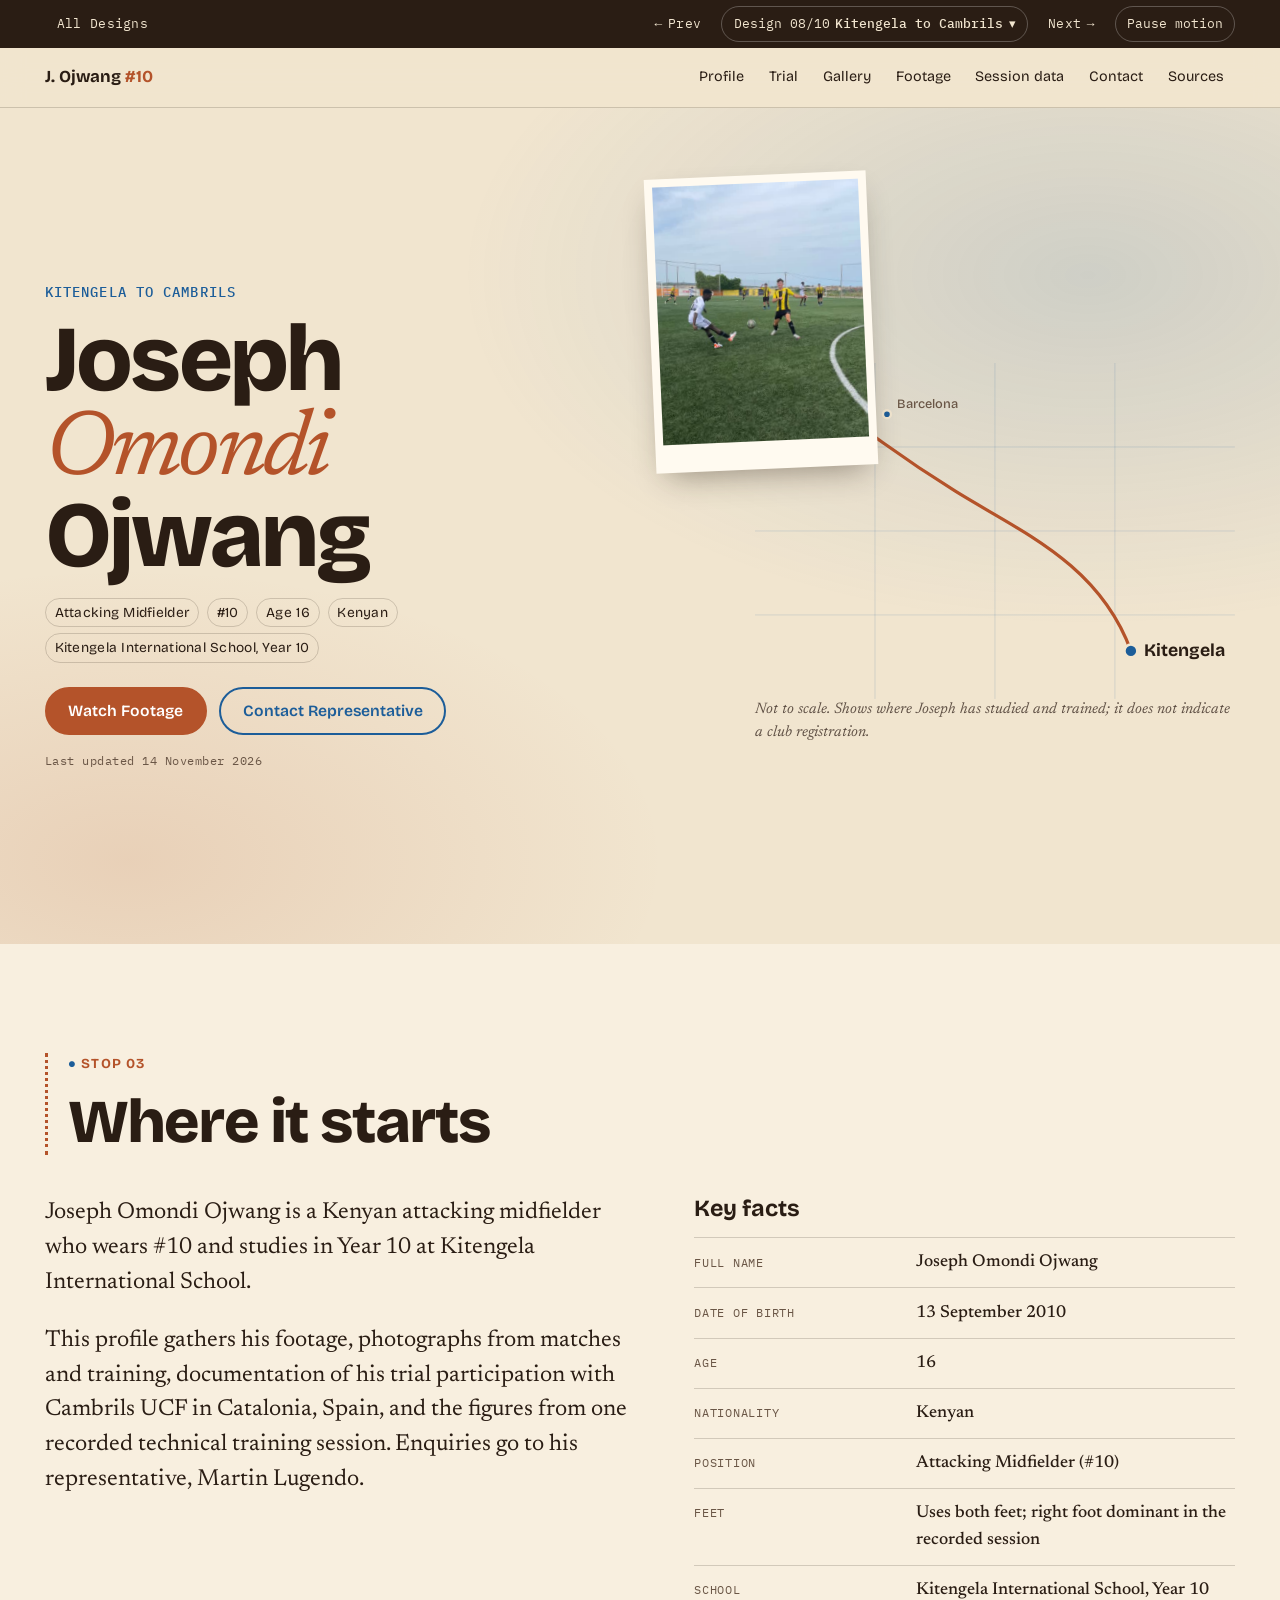
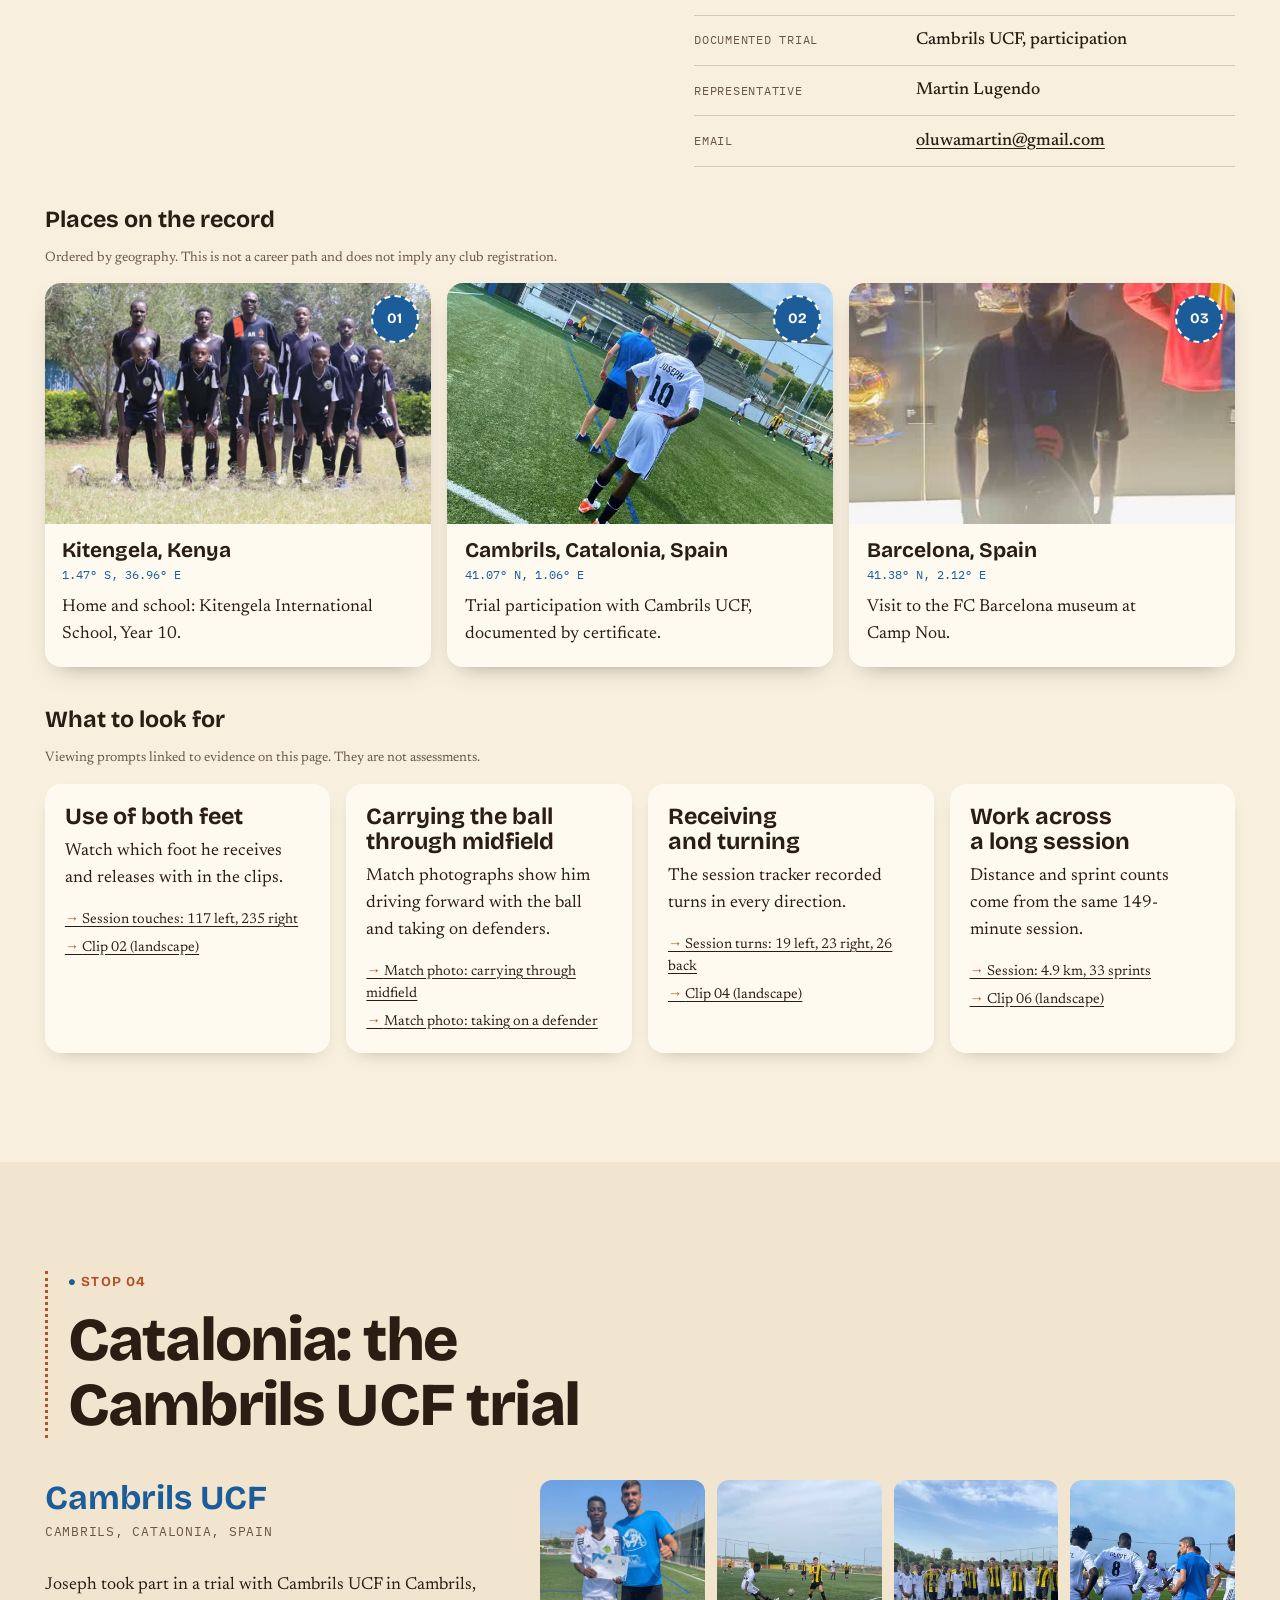
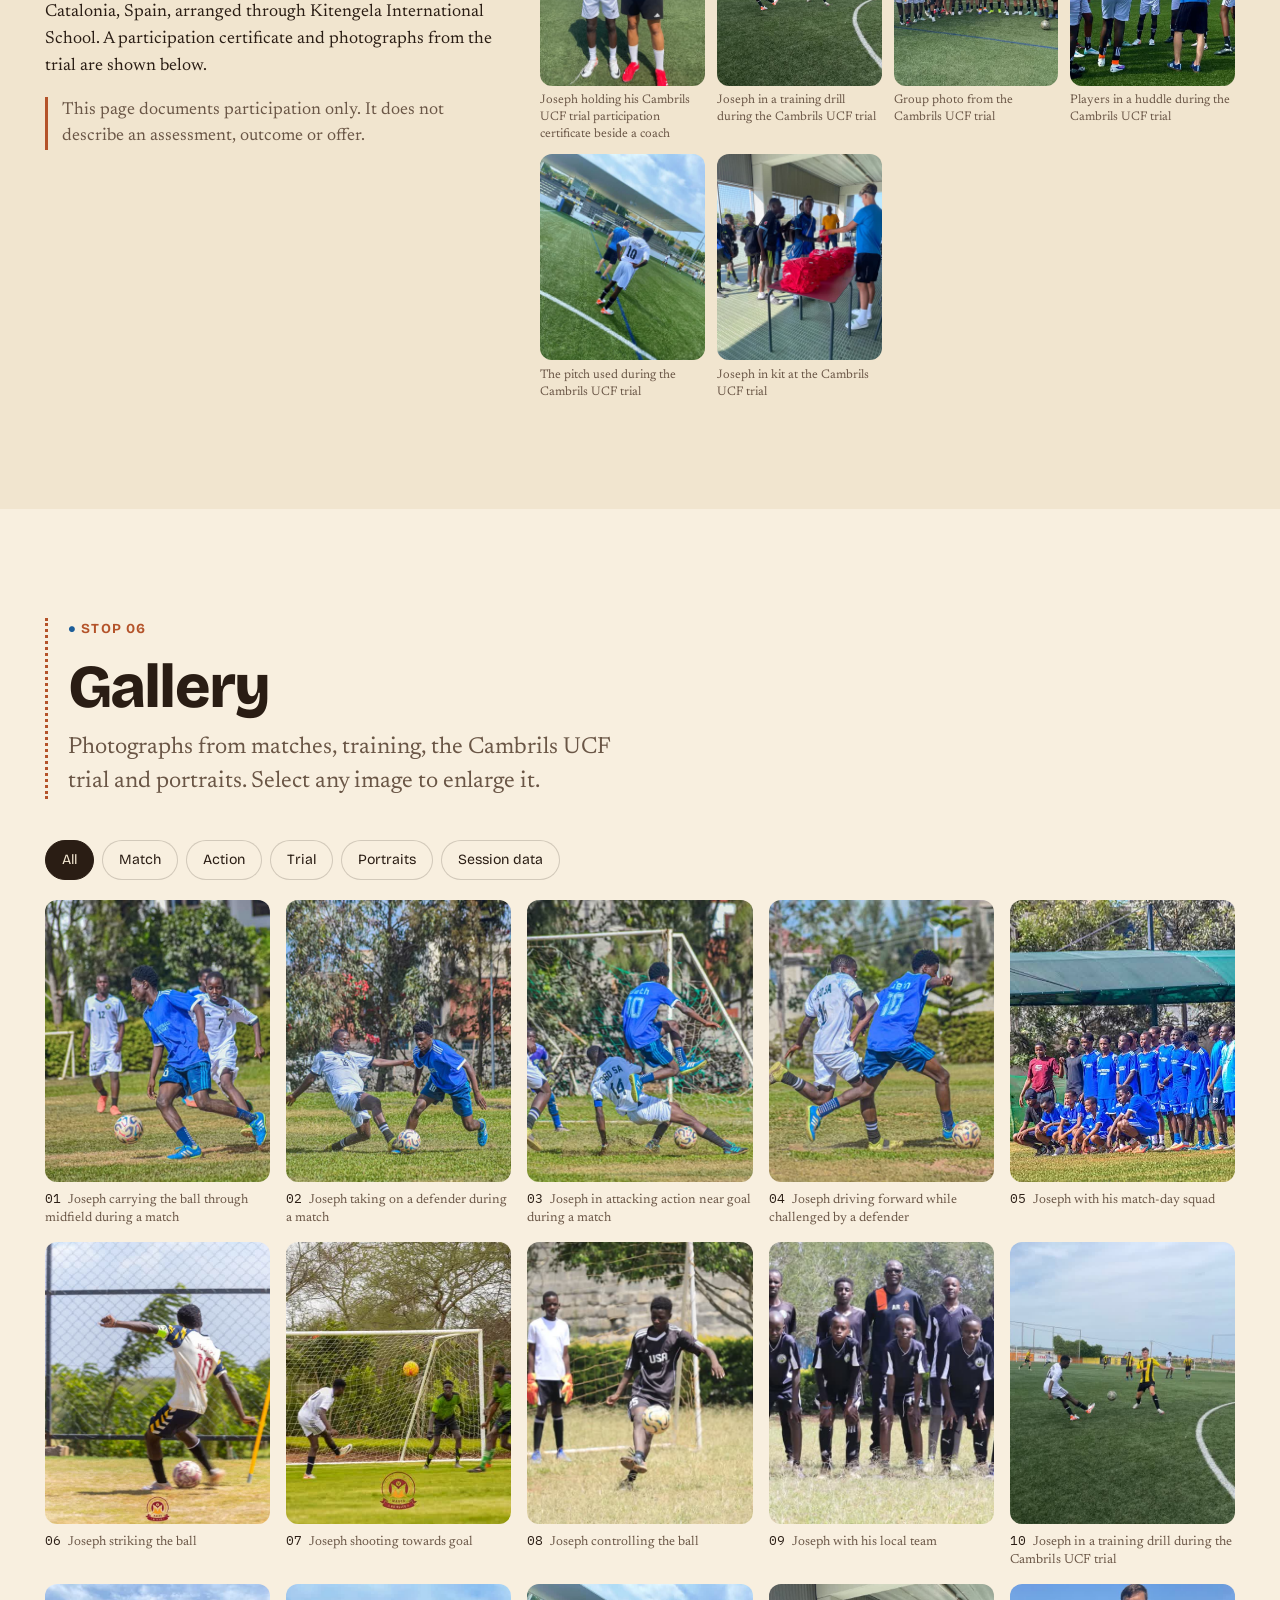
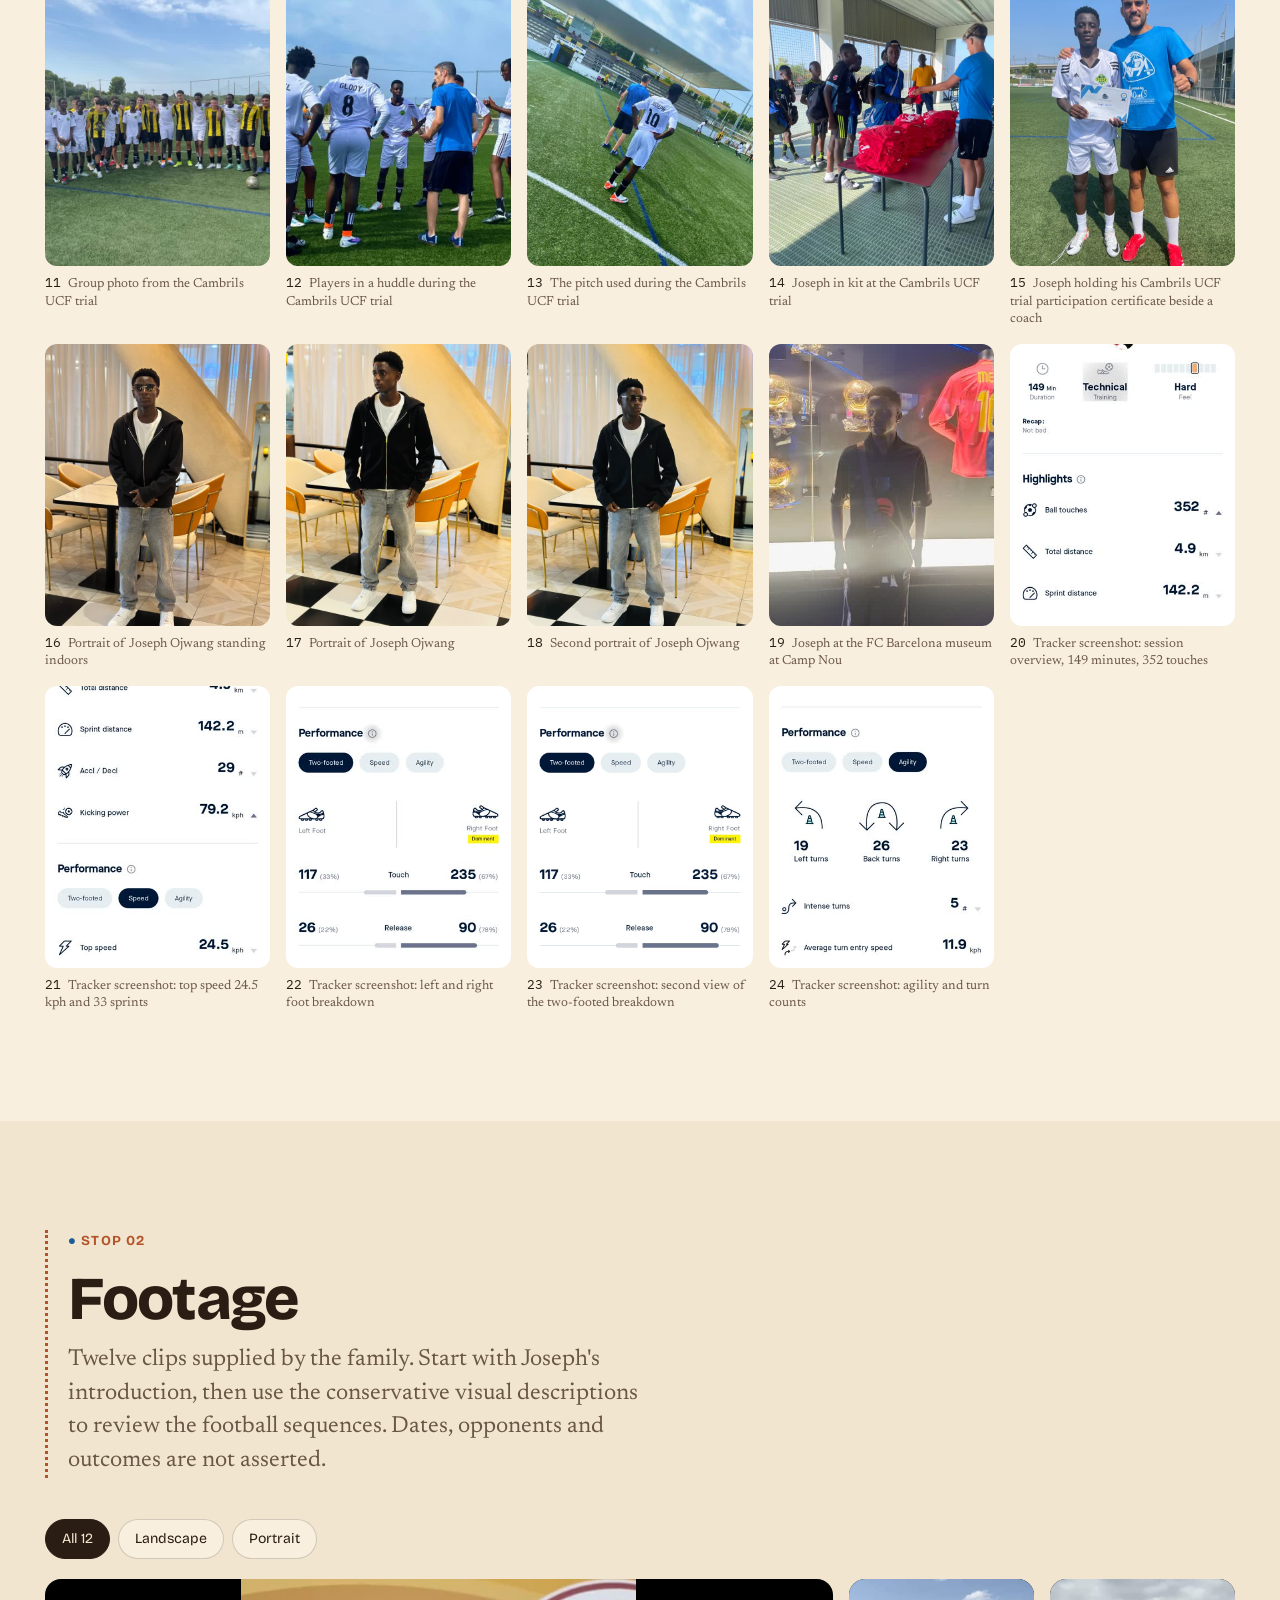
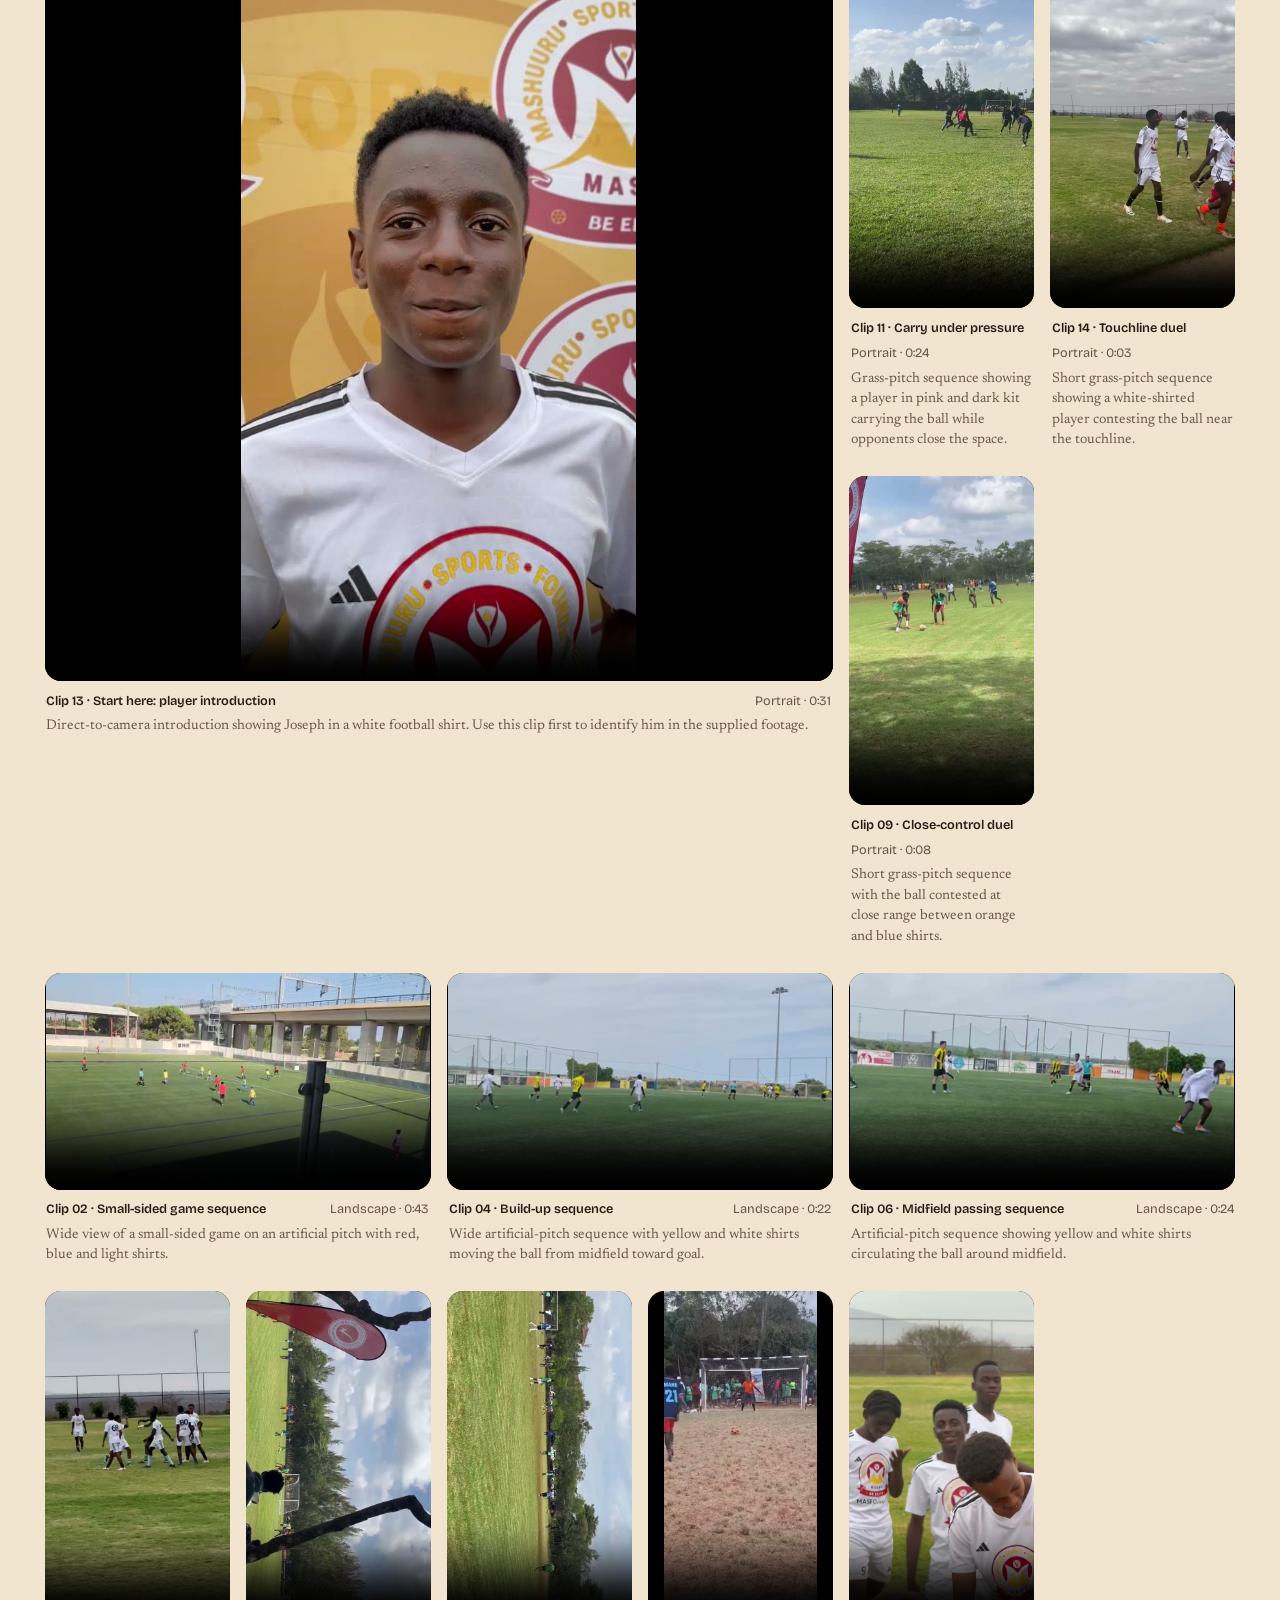
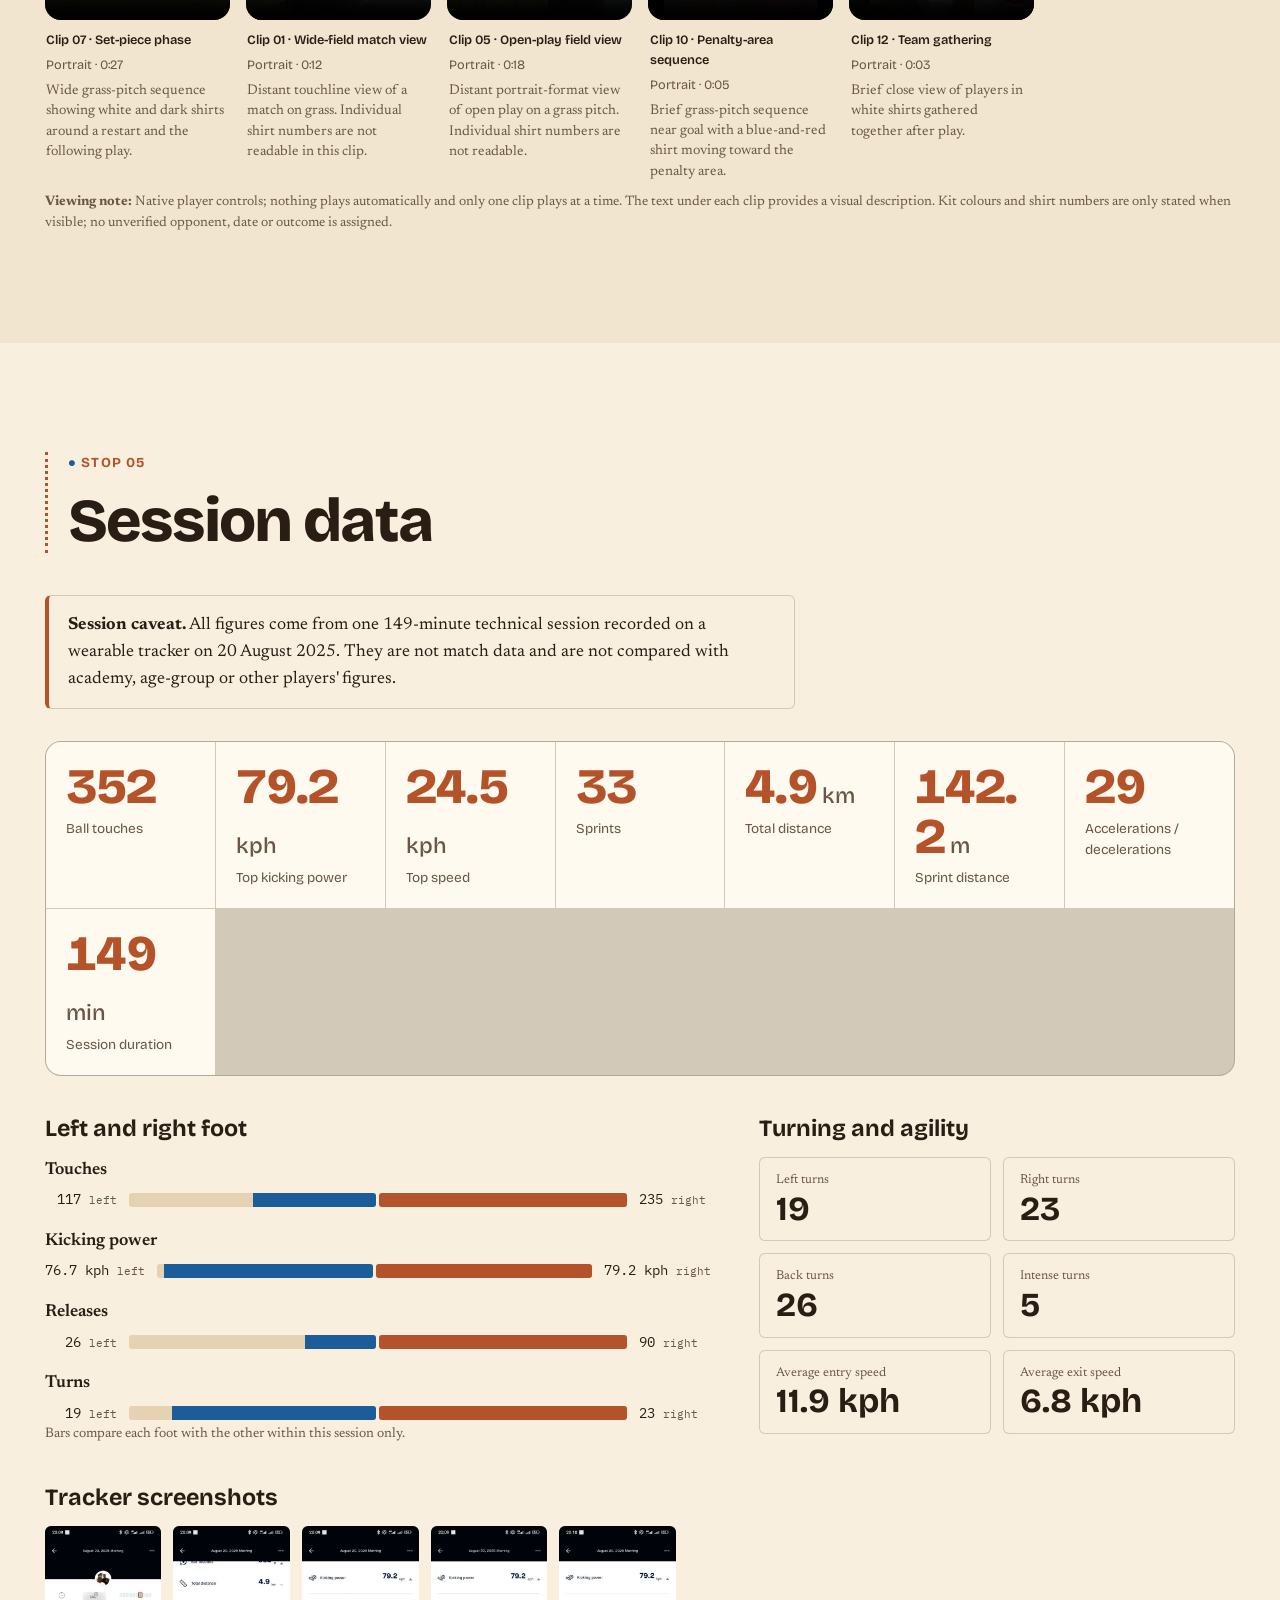
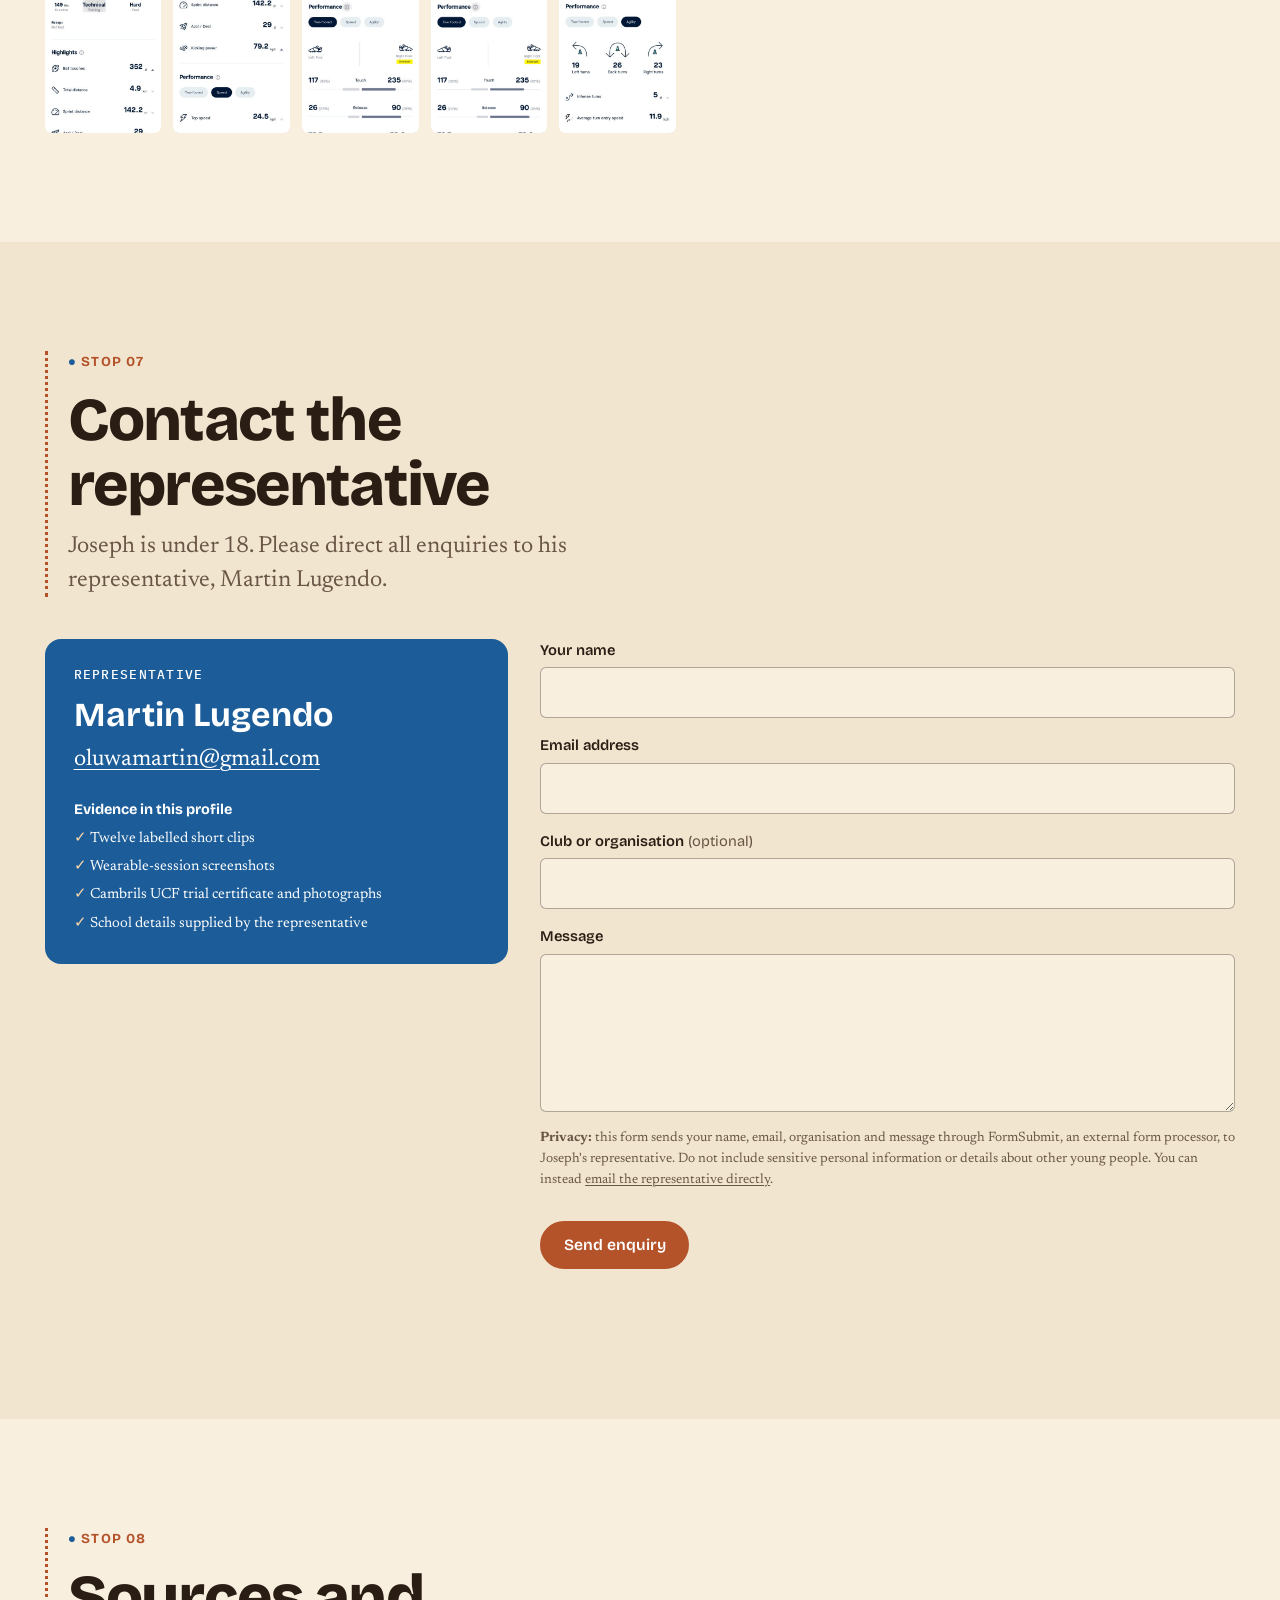
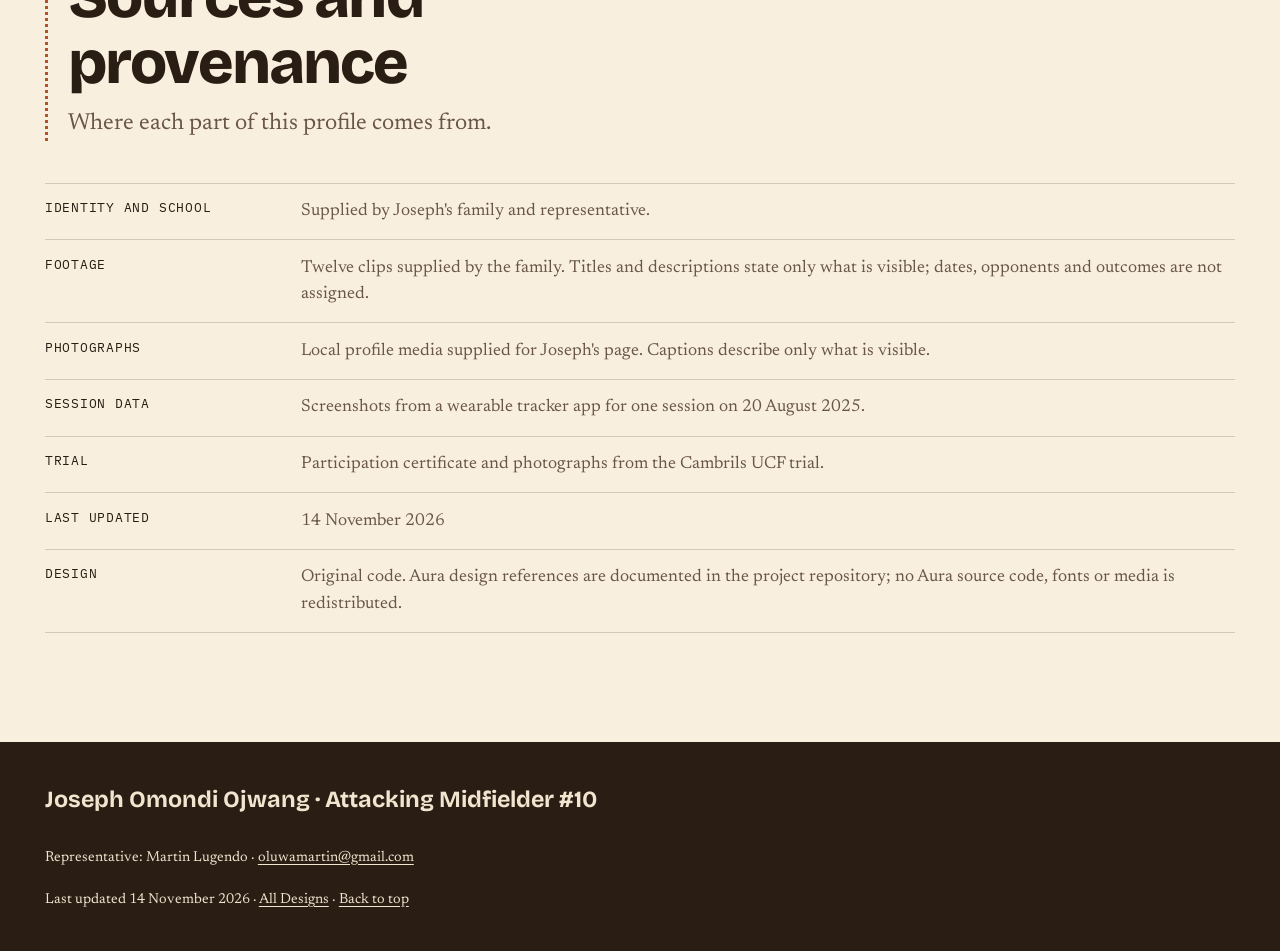
<file: 8/index.html>
<!doctype html>
<html lang="en" class="no-js">
<head>
<meta charset="utf-8">
<meta name="viewport" content="width=device-width, initial-scale=1">
<title>Joseph Omondi Ojwang · Attacking Midfielder #10 · Design 08 Kitengela to Cambrils</title>
<meta name="description" content="Joseph Omondi Ojwang, Kenyan attacking midfielder (#10), age 16. Footage, documented Cambrils UCF trial participation, session data and representative contact.">
<meta name="theme-color" content="#f1e5cf">
<meta property="og:title" content="Joseph Omondi Ojwang · Attacking Midfielder #10 · Design 08 Kitengela to Cambrils">
<meta property="og:description" content="Joseph Omondi Ojwang, Kenyan attacking midfielder (#10), age 16. Footage, documented Cambrils UCF trial participation, session data and representative contact.">
<link rel="icon" href="/shared/favicon.svg" type="image/svg+xml">
<link rel="preload" href="/shared/fonts/bricolage-grotesque-var.woff2" as="font" type="font/woff2" crossorigin><link rel="preload" href="/shared/fonts/newsreader-var.woff2" as="font" type="font/woff2" crossorigin>
<link rel="stylesheet" href="/shared/css/tokens.css"><link rel="stylesheet" href="/shared/css/base.css"><link rel="stylesheet" href="/shared/css/components.css"><link rel="stylesheet" href="/shared/css/motion.css"><link rel="stylesheet" href="/variations/08/variant.css">
<script>document.documentElement.classList.replace('no-js','js')</script>
<script src="/shared/js/app.js" defer></script>
</head>
<body class="profile v08" data-variant="08">
<a class="skip-link" href="#main">Skip to main content</a>
<div class="progress" aria-hidden="true"><span></span></div>
<nav class="design-bar" aria-label="Design variations"><a class="db-all" href="/">All Designs</a><a class="db-step" rel="prev" href="/7/" aria-label="Previous design: The Number Ten"><span aria-hidden="true">←</span> <span class="db-step-t">Prev</span></a><div class="switcher"><button type="button" class="switcher-toggle" data-switcher-toggle aria-expanded="false" aria-controls="switcher-panel"><span class="sw-cur">Design 08/10</span> <span class="sw-curname">Kitengela to Cambrils</span> <span class="sw-short" aria-hidden="true">08/10</span> <span class="sw-caret" aria-hidden="true">▾</span></button><div class="switcher-panel" id="switcher-panel" hidden><p class="sw-head">Switch design · keeps your place</p><ul><li><a data-variant-link href="/1/"><span class="sw-n">01</span> <span class="sw-t">Scout Desk</span> <small>Recruitment dossier with a sticky index</small></a></li><li><a data-variant-link href="/2/"><span class="sw-n">02</span> <span class="sw-t">Floodlights</span> <small>Night broadcast with a footage queue</small></a></li><li><a data-variant-link href="/3/"><span class="sw-n">03</span> <span class="sw-t">Match Programme</span> <small>Editorial matchday programme spreads</small></a></li><li><a data-variant-link href="/4/"><span class="sw-n">04</span> <span class="sw-t">Half-Space</span> <small>Tactical board linking traits to evidence</small></a></li><li><a data-variant-link href="/5/"><span class="sw-n">05</span> <span class="sw-t">Proof of Play</span> <small>Documentary archive and evidence timeline</small></a></li><li><a data-variant-link href="/6/"><span class="sw-n">06</span> <span class="sw-t">Bilateral</span> <small>Left and right, measured side by side</small></a></li><li><a data-variant-link href="/7/"><span class="sw-n">07</span> <span class="sw-t">The Number Ten</span> <small>Cinematic chapters around the #10</small></a></li><li><a data-variant-link href="/8/" aria-current="page"><span class="sw-n">08</span> <span class="sw-t">Kitengela to Cambrils</span> <small>A geographic documentary of the places on record</small></a></li><li><a data-variant-link href="/9/"><span class="sw-n">09</span> <span class="sw-t">Frame by Frame</span> <small>Contact-sheet portfolio with media filters</small></a></li><li><a data-variant-link href="/10/"><span class="sw-n">10</span> <span class="sw-t">60-Second Scout</span> <small>Six-step executive briefing at your own pace</small></a></li></ul></div></div><a class="db-step" rel="next" href="/9/" aria-label="Next design: Frame by Frame"><span class="db-step-t">Next</span> <span aria-hidden="true">→</span></a><button type="button" class="motion-toggle" data-motion-toggle aria-pressed="false"><span class="mt-icon" aria-hidden="true"></span><span class="mt-label">Pause motion</span></button></nav>
<header class="site-header"><a class="brand" href="#overview">J. Ojwang <span>#10</span></a><button type="button" class="menu-toggle" data-menu-toggle aria-expanded="false" aria-controls="site-nav">Menu</button><nav class="site-nav" id="site-nav" aria-label="Sections"><ul><li><a href="#profile">Profile</a></li><li><a href="#trial">Trial</a></li><li><a href="#gallery">Gallery</a></li><li><a href="#footage">Footage</a></li><li><a href="#data">Session data</a></li><li><a href="#contact">Contact</a></li><li><a href="#provenance">Sources</a></li></ul></nav></header>
<main id="main" tabindex="-1">
<section id="overview" class="hero hero--route" aria-labelledby="hero-title"><div class="route-wrap"><div class="route-copy" data-reveal><p class="kicker">Kitengela to Cambrils</p><h1 id="hero-title"><span class="n-first">Joseph</span> <span class="n-middle">Omondi</span> <span class="n-last">Ojwang</span></h1><p class="idline"><span>Attacking Midfielder</span> <span>#10</span> <span>Age 16</span> <span>Kenyan</span> <span>Kitengela International School, Year 10</span></p><div class="cta-row"><a class="btn btn--primary" href="#footage">Watch Footage</a><a class="btn btn--ghost" href="#contact">Contact Representative</a></div><p class="stamp"><time datetime="2026-11-14">Last updated 14 November 2026</time></p></div><figure class="route-map" data-reveal><svg class="route" viewBox="0 0 600 420" role="img" aria-labelledby="route-title route-desc"><title id="route-title">Route from Kitengela, Kenya to Cambrils, Catalonia</title><desc id="route-desc">A stylised line, not to scale, joining Kitengela in Kenya with Cambrils and Barcelona in Spain.</desc><g class="graticule" fill="none" stroke="currentColor" stroke-width="1"><path d="M0 105 H600 M0 210 H600 M0 315 H600 M150 0 V420 M300 0 V420 M450 0 V420"/></g><path class="route-line draw" d="M470 360 C430 250 330 210 250 160 S150 90 130 80" fill="none" pathLength="1"/><g class="route-stop"><circle cx="470" cy="360" r="8"/><text x="486" y="366">Kitengela</text></g><g class="route-stop"><circle cx="130" cy="80" r="8"/><text x="112" y="66" text-anchor="end">Cambrils</text></g><g class="route-stop route-stop--minor"><circle cx="165" cy="64" r="5"/><text x="178" y="56">Barcelona</text></g></svg><figcaption>Not to scale. Shows where Joseph has studied and trained; it does not indicate a club registration.</figcaption></figure><figure class="route-photo"><img class="hero-img" src="/assets/images/trial-action-1.jpeg" srcset="/assets/images/thumbs/trial-action-1.jpg 900w, /assets/images/trial-action-1.jpeg 1280w" sizes="(max-width: 920px) 90vw, 40vw" width="1280" height="960" alt="Joseph in a training drill during the Cambrils UCF trial" loading="eager" fetchpriority="high" decoding="async"></figure></div></section>
<section id="profile" class="sec sec--profile" aria-labelledby="profile-title"><div class="sec-inner"><header class="sec-head" data-reveal><p class="sec-kicker">Stop 03</p><h2 id="profile-title">Where it starts</h2></header><div class="profile-grid"><div class="profile-copy" data-reveal><p>Joseph Omondi Ojwang is a Kenyan attacking midfielder who wears #10 and studies in Year 10 at Kitengela International School.</p><p>This profile gathers his footage, photographs from matches and training, documentation of his trial participation with Cambrils UCF in Catalonia, Spain, and the figures from one recorded technical training session. Enquiries go to his representative, Martin Lugendo.</p></div><div class="profile-facts" data-reveal><h3>Key facts</h3><dl class="facts" data-canonical="facts"><div class="fact"><dt>Full name</dt><dd>Joseph Omondi Ojwang</dd></div><div class="fact"><dt>Date of birth</dt><dd>13 September 2010</dd></div><div class="fact"><dt>Age</dt><dd>16</dd></div><div class="fact"><dt>Nationality</dt><dd>Kenyan</dd></div><div class="fact"><dt>Position</dt><dd>Attacking Midfielder (#10)</dd></div><div class="fact"><dt>Feet</dt><dd>Uses both feet; right foot dominant in the recorded session</dd></div><div class="fact"><dt>School</dt><dd>Kitengela International School, Year 10</dd></div><div class="fact"><dt>Documented trial</dt><dd>Cambrils UCF, participation</dd></div><div class="fact"><dt>Representative</dt><dd>Martin Lugendo</dd></div><div class="fact"><dt>Email</dt><dd><a href="mailto:oluwamartin@gmail.com">oluwamartin@gmail.com</a></dd></div></dl></div></div><div class="pathway"><h3>Places on the record</h3><p class="fine">Ordered by geography. This is not a career path and does not imply any club registration.</p><ol class="stops"><li class="stop" data-reveal><div class="stop-media"><img src="/assets/images/thumbs/team-local.jpg" width="900" height="600" alt="Joseph with his local team" loading="lazy" decoding="async"></div><div class="stop-copy"><h4>Kitengela, Kenya</h4><p class="stop-coord">1.47° S, 36.96° E</p><p>Home and school: Kitengela International School, Year 10.</p></div></li><li class="stop" data-reveal><div class="stop-media"><img src="/assets/images/thumbs/trial-pitch.jpg" width="676" height="900" alt="The pitch used during the Cambrils UCF trial" loading="lazy" decoding="async"></div><div class="stop-copy"><h4>Cambrils, Catalonia, Spain</h4><p class="stop-coord">41.07° N, 1.06° E</p><p>Trial participation with Cambrils UCF, documented by certificate.</p></div></li><li class="stop" data-reveal><div class="stop-media"><img src="/assets/images/thumbs/campnou.jpg" width="416" height="900" alt="Joseph at the FC Barcelona museum at Camp Nou" loading="lazy" decoding="async"></div><div class="stop-copy"><h4>Barcelona, Spain</h4><p class="stop-coord">41.38° N, 2.12° E</p><p>Visit to the FC Barcelona museum at Camp Nou.</p></div></li></ol></div><div class="traits-wrap"><h3>What to look for</h3><p class="fine">Viewing prompts linked to evidence on this page. They are not assessments.</p><ol class="traits" data-traits><li class="trait" data-trait="both-feet" data-reveal><h4>Use of both feet</h4><p>Watch which foot he receives and releases with in the clips.</p><ul class="evidence" aria-label="Evidence for use of both feet"><li><a href="#data">Session touches: 117 left, 235 right</a></li><li><a href="#clip-02">Clip 02 (landscape)</a></li></ul></li><li class="trait" data-trait="carrying" data-reveal><h4>Carrying the ball through midfield</h4><p>Match photographs show him driving forward with the ball and taking on defenders.</p><ul class="evidence" aria-label="Evidence for carrying the ball through midfield"><li><a href="#photo-joseph-match-carry">Match photo: carrying through midfield</a></li><li><a href="#photo-joseph-match-dribble-2">Match photo: taking on a defender</a></li></ul></li><li class="trait" data-trait="turning" data-reveal><h4>Receiving and turning</h4><p>The session tracker recorded turns in every direction.</p><ul class="evidence" aria-label="Evidence for receiving and turning"><li><a href="#data">Session turns: 19 left, 23 right, 26 back</a></li><li><a href="#clip-04">Clip 04 (landscape)</a></li></ul></li><li class="trait" data-trait="volume" data-reveal><h4>Work across a long session</h4><p>Distance and sprint counts come from the same 149-minute session.</p><ul class="evidence" aria-label="Evidence for work across a long session"><li><a href="#data">Session: 4.9 km, 33 sprints</a></li><li><a href="#clip-06">Clip 06 (landscape)</a></li></ul></li></ol></div></div></section>
<section id="trial" class="sec sec--trial" aria-labelledby="trial-title"><div class="sec-inner"><header class="sec-head" data-reveal><p class="sec-kicker">Stop 04</p><h2 id="trial-title">Catalonia: the Cambrils UCF trial</h2></header><div class="trial-grid"><div class="trial-copy" data-reveal><p class="trial-club">Cambrils UCF <span>Cambrils, Catalonia, Spain</span></p><p>Joseph took part in a trial with Cambrils UCF in Cambrils, Catalonia, Spain, arranged through Kitengela International School. A participation certificate and photographs from the trial are shown below.</p><p class="note">This page documents participation only. It does not describe an assessment, outcome or offer.</p></div><ul class="trial-media"><li class="trial-item" data-reveal><a class="lb-link" href="/assets/images/trial-certificate.jpeg" data-lightbox="trial" data-caption="Joseph holding his Cambrils UCF trial participation certificate beside a coach"><img src="/assets/images/thumbs/trial-certificate.jpg" width="676" height="900" alt="Joseph holding his Cambrils UCF trial participation certificate beside a coach" loading="lazy" decoding="async"><span class="cap">Joseph holding his Cambrils UCF trial participation certificate beside a coach</span></a></li><li class="trial-item" data-reveal><a class="lb-link" href="/assets/images/trial-action-1.jpeg" data-lightbox="trial" data-caption="Joseph in a training drill during the Cambrils UCF trial"><img src="/assets/images/thumbs/trial-action-1.jpg" width="900" height="676" alt="Joseph in a training drill during the Cambrils UCF trial" loading="lazy" decoding="async"><span class="cap">Joseph in a training drill during the Cambrils UCF trial</span></a></li><li class="trial-item" data-reveal><a class="lb-link" href="/assets/images/trial-team.jpeg" data-lightbox="trial" data-caption="Group photo from the Cambrils UCF trial"><img src="/assets/images/thumbs/trial-team.jpg" width="900" height="676" alt="Group photo from the Cambrils UCF trial" loading="lazy" decoding="async"><span class="cap">Group photo from the Cambrils UCF trial</span></a></li><li class="trial-item" data-reveal><a class="lb-link" href="/assets/images/trial-huddle.jpeg" data-lightbox="trial" data-caption="Players in a huddle during the Cambrils UCF trial"><img src="/assets/images/thumbs/trial-huddle.jpg" width="900" height="676" alt="Players in a huddle during the Cambrils UCF trial" loading="lazy" decoding="async"><span class="cap">Players in a huddle during the Cambrils UCF trial</span></a></li><li class="trial-item" data-reveal><a class="lb-link" href="/assets/images/trial-pitch.jpeg" data-lightbox="trial" data-caption="The pitch used during the Cambrils UCF trial"><img src="/assets/images/thumbs/trial-pitch.jpg" width="676" height="900" alt="The pitch used during the Cambrils UCF trial" loading="lazy" decoding="async"><span class="cap">The pitch used during the Cambrils UCF trial</span></a></li><li class="trial-item" data-reveal><a class="lb-link" href="/assets/images/trial-gear.jpeg" data-lightbox="trial" data-caption="Joseph in kit at the Cambrils UCF trial"><img src="/assets/images/thumbs/trial-gear.jpg" width="676" height="900" alt="Joseph in kit at the Cambrils UCF trial" loading="lazy" decoding="async"><span class="cap">Joseph in kit at the Cambrils UCF trial</span></a></li></ul></div></div></section>
<section id="gallery" class="sec sec--gallery" aria-labelledby="gallery-title"><div class="sec-inner"><header class="sec-head" data-reveal><p class="sec-kicker">Stop 06</p><h2 id="gallery-title">Gallery</h2><p class="lede">Photographs from matches, training, the Cambrils UCF trial and portraits. Select any image to enlarge it.</p></header><div class="chip-row" data-gallery-filters role="group" aria-label="Filter photographs" hidden><button type="button" class="chip" data-gallery-filter="all" aria-pressed="true">All</button><button type="button" class="chip" data-gallery-filter="match" aria-pressed="false">Match</button><button type="button" class="chip" data-gallery-filter="action" aria-pressed="false">Action</button><button type="button" class="chip" data-gallery-filter="trial" aria-pressed="false">Trial</button><button type="button" class="chip" data-gallery-filter="portrait" aria-pressed="false">Portraits</button><button type="button" class="chip" data-gallery-filter="data" aria-pressed="false">Session data</button></div><p class="fine" data-gallery-count aria-live="polite"></p><ul class="gallery-grid"><li class="g-item g-item--match" id="photo-joseph-match-carry" data-cat="match" data-reveal><a class="g-link" href="/assets/images/joseph-match-carry.jpg" data-lightbox="gallery" data-caption="Joseph carrying the ball through midfield during a match"><img src="/assets/images/thumbs/joseph-match-carry.jpg" width="900" height="676" alt="Joseph carrying the ball through midfield during a match" loading="lazy" decoding="async"><span class="g-cap"><span class="g-no">01</span> Joseph carrying the ball through midfield during a match</span></a></li><li class="g-item g-item--match" id="photo-joseph-match-dribble-2" data-cat="match" data-reveal><a class="g-link" href="/assets/images/joseph-match-dribble-2.jpg" data-lightbox="gallery" data-caption="Joseph taking on a defender during a match"><img src="/assets/images/thumbs/joseph-match-dribble-2.jpg" width="900" height="752" alt="Joseph taking on a defender during a match" loading="lazy" decoding="async"><span class="g-cap"><span class="g-no">02</span> Joseph taking on a defender during a match</span></a></li><li class="g-item g-item--match" id="photo-joseph-match-action" data-cat="match" data-reveal><a class="g-link" href="/assets/images/joseph-match-action.jpg" data-lightbox="gallery" data-caption="Joseph in attacking action near goal during a match"><img src="/assets/images/thumbs/joseph-match-action.jpg" width="900" height="654" alt="Joseph in attacking action near goal during a match" loading="lazy" decoding="async"><span class="g-cap"><span class="g-no">03</span> Joseph in attacking action near goal during a match</span></a></li><li class="g-item g-item--match" id="photo-joseph-match-dribble-1" data-cat="match" data-reveal><a class="g-link" href="/assets/images/joseph-match-dribble-1.jpg" data-lightbox="gallery" data-caption="Joseph driving forward while challenged by a defender"><img src="/assets/images/thumbs/joseph-match-dribble-1.jpg" width="900" height="638" alt="Joseph driving forward while challenged by a defender" loading="lazy" decoding="async"><span class="g-cap"><span class="g-no">04</span> Joseph driving forward while challenged by a defender</span></a></li><li class="g-item g-item--match" id="photo-joseph-team-photo" data-cat="match" data-reveal><a class="g-link" href="/assets/images/joseph-team-photo.jpg" data-lightbox="gallery" data-caption="Joseph with his match-day squad"><img src="/assets/images/thumbs/joseph-team-photo.jpg" width="750" height="500" alt="Joseph with his match-day squad" loading="lazy" decoding="async"><span class="g-cap"><span class="g-no">05</span> Joseph with his match-day squad</span></a></li><li class="g-item g-item--action" id="photo-action-kick" data-cat="action" data-reveal><a class="g-link" href="/assets/images/action-kick.jpeg" data-lightbox="gallery" data-caption="Joseph striking the ball"><img src="/assets/images/thumbs/action-kick.jpg" width="600" height="900" alt="Joseph striking the ball" loading="lazy" decoding="async"><span class="g-cap"><span class="g-no">06</span> Joseph striking the ball</span></a></li><li class="g-item g-item--action" id="photo-action-goal" data-cat="action" data-reveal><a class="g-link" href="/assets/images/action-goal.jpeg" data-lightbox="gallery" data-caption="Joseph shooting towards goal"><img src="/assets/images/thumbs/action-goal.jpg" width="900" height="506" alt="Joseph shooting towards goal" loading="lazy" decoding="async"><span class="g-cap"><span class="g-no">07</span> Joseph shooting towards goal</span></a></li><li class="g-item g-item--action" id="photo-action-control" data-cat="action" data-reveal><a class="g-link" href="/assets/images/action-control.jpeg" data-lightbox="gallery" data-caption="Joseph controlling the ball"><img src="/assets/images/thumbs/action-control.jpg" width="900" height="600" alt="Joseph controlling the ball" loading="lazy" decoding="async"><span class="g-cap"><span class="g-no">08</span> Joseph controlling the ball</span></a></li><li class="g-item g-item--action" id="photo-team-local" data-cat="action" data-reveal><a class="g-link" href="/assets/images/team-local.jpeg" data-lightbox="gallery" data-caption="Joseph with his local team"><img src="/assets/images/thumbs/team-local.jpg" width="900" height="600" alt="Joseph with his local team" loading="lazy" decoding="async"><span class="g-cap"><span class="g-no">09</span> Joseph with his local team</span></a></li><li class="g-item g-item--trial" id="photo-trial-action-1" data-cat="trial" data-reveal><a class="g-link" href="/assets/images/trial-action-1.jpeg" data-lightbox="gallery" data-caption="Joseph in a training drill during the Cambrils UCF trial"><img src="/assets/images/thumbs/trial-action-1.jpg" width="900" height="676" alt="Joseph in a training drill during the Cambrils UCF trial" loading="lazy" decoding="async"><span class="g-cap"><span class="g-no">10</span> Joseph in a training drill during the Cambrils UCF trial</span></a></li><li class="g-item g-item--trial" id="photo-trial-team" data-cat="trial" data-reveal><a class="g-link" href="/assets/images/trial-team.jpeg" data-lightbox="gallery" data-caption="Group photo from the Cambrils UCF trial"><img src="/assets/images/thumbs/trial-team.jpg" width="900" height="676" alt="Group photo from the Cambrils UCF trial" loading="lazy" decoding="async"><span class="g-cap"><span class="g-no">11</span> Group photo from the Cambrils UCF trial</span></a></li><li class="g-item g-item--trial" id="photo-trial-huddle" data-cat="trial" data-reveal><a class="g-link" href="/assets/images/trial-huddle.jpeg" data-lightbox="gallery" data-caption="Players in a huddle during the Cambrils UCF trial"><img src="/assets/images/thumbs/trial-huddle.jpg" width="900" height="676" alt="Players in a huddle during the Cambrils UCF trial" loading="lazy" decoding="async"><span class="g-cap"><span class="g-no">12</span> Players in a huddle during the Cambrils UCF trial</span></a></li><li class="g-item g-item--trial" id="photo-trial-pitch" data-cat="trial" data-reveal><a class="g-link" href="/assets/images/trial-pitch.jpeg" data-lightbox="gallery" data-caption="The pitch used during the Cambrils UCF trial"><img src="/assets/images/thumbs/trial-pitch.jpg" width="676" height="900" alt="The pitch used during the Cambrils UCF trial" loading="lazy" decoding="async"><span class="g-cap"><span class="g-no">13</span> The pitch used during the Cambrils UCF trial</span></a></li><li class="g-item g-item--trial" id="photo-trial-gear" data-cat="trial" data-reveal><a class="g-link" href="/assets/images/trial-gear.jpeg" data-lightbox="gallery" data-caption="Joseph in kit at the Cambrils UCF trial"><img src="/assets/images/thumbs/trial-gear.jpg" width="676" height="900" alt="Joseph in kit at the Cambrils UCF trial" loading="lazy" decoding="async"><span class="g-cap"><span class="g-no">14</span> Joseph in kit at the Cambrils UCF trial</span></a></li><li class="g-item g-item--trial" id="photo-trial-certificate" data-cat="trial" data-reveal><a class="g-link" href="/assets/images/trial-certificate.jpeg" data-lightbox="gallery" data-caption="Joseph holding his Cambrils UCF trial participation certificate beside a coach"><img src="/assets/images/thumbs/trial-certificate.jpg" width="676" height="900" alt="Joseph holding his Cambrils UCF trial participation certificate beside a coach" loading="lazy" decoding="async"><span class="g-cap"><span class="g-no">15</span> Joseph holding his Cambrils UCF trial participation certificate beside a coach</span></a></li><li class="g-item g-item--portrait" id="photo-hero-portrait" data-cat="portrait" data-reveal><a class="g-link" href="/assets/images/web/hero-portrait.jpg" data-lightbox="gallery" data-caption="Portrait of Joseph Ojwang standing indoors"><img src="/assets/images/thumbs/hero-portrait.jpg" width="676" height="900" alt="Portrait of Joseph Ojwang standing indoors" loading="lazy" decoding="async"><span class="g-cap"><span class="g-no">16</span> Portrait of Joseph Ojwang standing indoors</span></a></li><li class="g-item g-item--portrait" id="photo-portrait-1" data-cat="portrait" data-reveal><a class="g-link" href="/assets/images/web/portrait-1.jpg" data-lightbox="gallery" data-caption="Portrait of Joseph Ojwang"><img src="/assets/images/thumbs/portrait-1.jpg" width="676" height="900" alt="Portrait of Joseph Ojwang" loading="lazy" decoding="async"><span class="g-cap"><span class="g-no">17</span> Portrait of Joseph Ojwang</span></a></li><li class="g-item g-item--portrait" id="photo-portrait-2" data-cat="portrait" data-reveal><a class="g-link" href="/assets/images/web/portrait-2.jpg" data-lightbox="gallery" data-caption="Second portrait of Joseph Ojwang"><img src="/assets/images/thumbs/portrait-2.jpg" width="676" height="900" alt="Second portrait of Joseph Ojwang" loading="lazy" decoding="async"><span class="g-cap"><span class="g-no">18</span> Second portrait of Joseph Ojwang</span></a></li><li class="g-item g-item--portrait" id="photo-campnou" data-cat="portrait" data-reveal><a class="g-link" href="/assets/images/campnou.jpeg" data-lightbox="gallery" data-caption="Joseph at the FC Barcelona museum at Camp Nou"><img src="/assets/images/thumbs/campnou.jpg" width="416" height="900" alt="Joseph at the FC Barcelona museum at Camp Nou" loading="lazy" decoding="async"><span class="g-cap"><span class="g-no">19</span> Joseph at the FC Barcelona museum at Camp Nou</span></a></li><li class="g-item g-item--data" id="photo-stats-overview" data-cat="data" data-reveal><a class="g-link" href="/assets/images/stats-overview.jpeg" data-lightbox="gallery" data-caption="Tracker screenshot: session overview, 149 minutes, 352 touches"><img src="/assets/images/thumbs/stats-overview.jpg" width="406" height="900" alt="Tracker screenshot: session overview, 149 minutes, 352 touches" loading="lazy" decoding="async"><span class="g-cap"><span class="g-no">20</span> Tracker screenshot: session overview, 149 minutes, 352 touches</span></a></li><li class="g-item g-item--data" id="photo-stats-speed" data-cat="data" data-reveal><a class="g-link" href="/assets/images/stats-speed.jpeg" data-lightbox="gallery" data-caption="Tracker screenshot: top speed 24.5 kph and 33 sprints"><img src="/assets/images/thumbs/stats-speed.jpg" width="406" height="900" alt="Tracker screenshot: top speed 24.5 kph and 33 sprints" loading="lazy" decoding="async"><span class="g-cap"><span class="g-no">21</span> Tracker screenshot: top speed 24.5 kph and 33 sprints</span></a></li><li class="g-item g-item--data" id="photo-stats-twofooted" data-cat="data" data-reveal><a class="g-link" href="/assets/images/stats-twofooted.jpeg" data-lightbox="gallery" data-caption="Tracker screenshot: left and right foot breakdown"><img src="/assets/images/thumbs/stats-twofooted.jpg" width="406" height="900" alt="Tracker screenshot: left and right foot breakdown" loading="lazy" decoding="async"><span class="g-cap"><span class="g-no">22</span> Tracker screenshot: left and right foot breakdown</span></a></li><li class="g-item g-item--data" id="photo-stats-twofeet" data-cat="data" data-reveal><a class="g-link" href="/assets/images/stats-twofeet.jpeg" data-lightbox="gallery" data-caption="Tracker screenshot: second view of the two-footed breakdown"><img src="/assets/images/stats-twofeet.jpeg" width="720" height="1600" alt="Tracker screenshot: second view of the two-footed breakdown" loading="lazy" decoding="async"><span class="g-cap"><span class="g-no">23</span> Tracker screenshot: second view of the two-footed breakdown</span></a></li><li class="g-item g-item--data" id="photo-stats-agility" data-cat="data" data-reveal><a class="g-link" href="/assets/images/stats-agility.jpeg" data-lightbox="gallery" data-caption="Tracker screenshot: agility and turn counts"><img src="/assets/images/thumbs/stats-agility.jpg" width="406" height="900" alt="Tracker screenshot: agility and turn counts" loading="lazy" decoding="async"><span class="g-cap"><span class="g-no">24</span> Tracker screenshot: agility and turn counts</span></a></li></ul></div></section>
<section id="footage" class="sec sec--footage" aria-labelledby="footage-title"><div class="sec-inner"><header class="sec-head" data-reveal><p class="sec-kicker">Stop 02</p><h2 id="footage-title">Footage</h2><p class="lede">Twelve clips supplied by the family. Start with Joseph&#x27;s introduction, then use the conservative visual descriptions to review the football sequences. Dates, opponents and outcomes are not asserted.</p></header><div class="chip-row" data-clip-filters role="group" aria-label="Filter clips by orientation" hidden><button type="button" class="chip" data-clip-filter="all" aria-pressed="true">All 12</button><button type="button" class="chip" data-clip-filter="landscape" aria-pressed="false">Landscape</button><button type="button" class="chip" data-clip-filter="portrait" aria-pressed="false">Portrait</button></div><ol class="clip-list"><li class="clip clip--portrait clip--featured" id="clip-13" data-orientation="portrait" data-reveal><figure class="clip-fig"><div class="clip-frame"><video controls preload="none" playsinline poster="/assets/posters/highlight-13.jpg" width="540" height="960" aria-describedby="clip-13-label"><source src="/assets/videos/highlight-13.mp4" type="video/mp4"><a href="/assets/videos/highlight-13.mp4">Download clip 13</a></video></div><figcaption class="clip-cap" id="clip-13-label" data-clip-label><span class="clip-no">Clip 13 · Start here: player introduction</span> <span class="clip-meta">Portrait · 0:31</span><span class="clip-desc">Direct-to-camera introduction showing Joseph in a white football shirt. Use this clip first to identify him in the supplied footage.</span></figcaption></figure></li><li class="clip clip--portrait" id="clip-11" data-orientation="portrait" data-reveal><figure class="clip-fig"><div class="clip-frame"><video controls preload="none" playsinline poster="/assets/posters/highlight-11.jpg" width="540" height="960" aria-describedby="clip-11-label"><source src="/assets/videos/highlight-11.mp4" type="video/mp4"><a href="/assets/videos/highlight-11.mp4">Download clip 11</a></video></div><figcaption class="clip-cap" id="clip-11-label" data-clip-label><span class="clip-no">Clip 11 · Carry under pressure</span> <span class="clip-meta">Portrait · 0:24</span><span class="clip-desc">Grass-pitch sequence showing a player in pink and dark kit carrying the ball while opponents close the space.</span></figcaption></figure></li><li class="clip clip--portrait" id="clip-14" data-orientation="portrait" data-reveal><figure class="clip-fig"><div class="clip-frame"><video controls preload="none" playsinline poster="/assets/posters/highlight-14.jpg" width="540" height="960" aria-describedby="clip-14-label"><source src="/assets/videos/highlight-14.mp4" type="video/mp4"><a href="/assets/videos/highlight-14.mp4">Download clip 14</a></video></div><figcaption class="clip-cap" id="clip-14-label" data-clip-label><span class="clip-no">Clip 14 · Touchline duel</span> <span class="clip-meta">Portrait · 0:03</span><span class="clip-desc">Short grass-pitch sequence showing a white-shirted player contesting the ball near the touchline.</span></figcaption></figure></li><li class="clip clip--portrait" id="clip-09" data-orientation="portrait" data-reveal><figure class="clip-fig"><div class="clip-frame"><video controls preload="none" playsinline poster="/assets/posters/highlight-09.jpg" width="540" height="960" aria-describedby="clip-09-label"><source src="/assets/videos/highlight-09.mp4" type="video/mp4"><a href="/assets/videos/highlight-09.mp4">Download clip 09</a></video></div><figcaption class="clip-cap" id="clip-09-label" data-clip-label><span class="clip-no">Clip 09 · Close-control duel</span> <span class="clip-meta">Portrait · 0:08</span><span class="clip-desc">Short grass-pitch sequence with the ball contested at close range between orange and blue shirts.</span></figcaption></figure></li><li class="clip clip--landscape" id="clip-02" data-orientation="landscape" data-reveal><figure class="clip-fig"><div class="clip-frame"><video controls preload="none" playsinline poster="/assets/posters/highlight-02.jpg" width="960" height="542" data-default aria-describedby="clip-02-label"><source src="/assets/videos/highlight-02.mp4" type="video/mp4"><a href="/assets/videos/highlight-02.mp4">Download clip 02</a></video></div><figcaption class="clip-cap" id="clip-02-label" data-clip-label><span class="clip-no">Clip 02 · Small-sided game sequence</span> <span class="clip-meta">Landscape · 0:43</span><span class="clip-desc">Wide view of a small-sided game on an artificial pitch with red, blue and light shirts.</span></figcaption></figure></li><li class="clip clip--landscape" id="clip-04" data-orientation="landscape" data-reveal><figure class="clip-fig"><div class="clip-frame"><video controls preload="none" playsinline poster="/assets/posters/highlight-04.jpg" width="960" height="544" aria-describedby="clip-04-label"><source src="/assets/videos/highlight-04.mp4" type="video/mp4"><a href="/assets/videos/highlight-04.mp4">Download clip 04</a></video></div><figcaption class="clip-cap" id="clip-04-label" data-clip-label><span class="clip-no">Clip 04 · Build-up sequence</span> <span class="clip-meta">Landscape · 0:22</span><span class="clip-desc">Wide artificial-pitch sequence with yellow and white shirts moving the ball from midfield toward goal.</span></figcaption></figure></li><li class="clip clip--landscape" id="clip-06" data-orientation="landscape" data-reveal><figure class="clip-fig"><div class="clip-frame"><video controls preload="none" playsinline poster="/assets/posters/highlight-06.jpg" width="960" height="544" aria-describedby="clip-06-label"><source src="/assets/videos/highlight-06.mp4" type="video/mp4"><a href="/assets/videos/highlight-06.mp4">Download clip 06</a></video></div><figcaption class="clip-cap" id="clip-06-label" data-clip-label><span class="clip-no">Clip 06 · Midfield passing sequence</span> <span class="clip-meta">Landscape · 0:24</span><span class="clip-desc">Artificial-pitch sequence showing yellow and white shirts circulating the ball around midfield.</span></figcaption></figure></li><li class="clip clip--portrait" id="clip-07" data-orientation="portrait" data-reveal><figure class="clip-fig"><div class="clip-frame"><video controls preload="none" playsinline poster="/assets/posters/highlight-07.jpg" width="540" height="960" aria-describedby="clip-07-label"><source src="/assets/videos/highlight-07.mp4" type="video/mp4"><a href="/assets/videos/highlight-07.mp4">Download clip 07</a></video></div><figcaption class="clip-cap" id="clip-07-label" data-clip-label><span class="clip-no">Clip 07 · Set-piece phase</span> <span class="clip-meta">Portrait · 0:27</span><span class="clip-desc">Wide grass-pitch sequence showing white and dark shirts around a restart and the following play.</span></figcaption></figure></li><li class="clip clip--portrait" id="clip-01" data-orientation="portrait" data-reveal><figure class="clip-fig"><div class="clip-frame"><video controls preload="none" playsinline poster="/assets/posters/highlight-01.jpg" width="540" height="960" aria-describedby="clip-01-label"><source src="/assets/videos/highlight-01.mp4" type="video/mp4"><a href="/assets/videos/highlight-01.mp4">Download clip 01</a></video></div><figcaption class="clip-cap" id="clip-01-label" data-clip-label><span class="clip-no">Clip 01 · Wide-field match view</span> <span class="clip-meta">Portrait · 0:12</span><span class="clip-desc">Distant touchline view of a match on grass. Individual shirt numbers are not readable in this clip.</span></figcaption></figure></li><li class="clip clip--portrait" id="clip-05" data-orientation="portrait" data-reveal><figure class="clip-fig"><div class="clip-frame"><video controls preload="none" playsinline poster="/assets/posters/highlight-05.jpg" width="540" height="960" aria-describedby="clip-05-label"><source src="/assets/videos/highlight-05.mp4" type="video/mp4"><a href="/assets/videos/highlight-05.mp4">Download clip 05</a></video></div><figcaption class="clip-cap" id="clip-05-label" data-clip-label><span class="clip-no">Clip 05 · Open-play field view</span> <span class="clip-meta">Portrait · 0:18</span><span class="clip-desc">Distant portrait-format view of open play on a grass pitch. Individual shirt numbers are not readable.</span></figcaption></figure></li><li class="clip clip--portrait" id="clip-10" data-orientation="portrait" data-reveal><figure class="clip-fig"><div class="clip-frame"><video controls preload="none" playsinline poster="/assets/posters/highlight-10.jpg" width="444" height="960" aria-describedby="clip-10-label"><source src="/assets/videos/highlight-10.mp4" type="video/mp4"><a href="/assets/videos/highlight-10.mp4">Download clip 10</a></video></div><figcaption class="clip-cap" id="clip-10-label" data-clip-label><span class="clip-no">Clip 10 · Penalty-area sequence</span> <span class="clip-meta">Portrait · 0:05</span><span class="clip-desc">Brief grass-pitch sequence near goal with a blue-and-red shirt moving toward the penalty area.</span></figcaption></figure></li><li class="clip clip--portrait" id="clip-12" data-orientation="portrait" data-reveal><figure class="clip-fig"><div class="clip-frame"><video controls preload="none" playsinline poster="/assets/posters/highlight-12.jpg" width="540" height="960" aria-describedby="clip-12-label"><source src="/assets/videos/highlight-12.mp4" type="video/mp4"><a href="/assets/videos/highlight-12.mp4">Download clip 12</a></video></div><figcaption class="clip-cap" id="clip-12-label" data-clip-label><span class="clip-no">Clip 12 · Team gathering</span> <span class="clip-meta">Portrait · 0:03</span><span class="clip-desc">Brief close view of players in white shirts gathered together after play.</span></figcaption></figure></li></ol><p class="fine"><strong>Viewing note:</strong> Native player controls; nothing plays automatically and only one clip plays at a time. The text under each clip provides a visual description. Kit colours and shirt numbers are only stated when visible; no unverified opponent, date or outcome is assigned.</p></div></section>
<section id="data" class="sec sec--data" aria-labelledby="data-title"><div class="sec-inner"><header class="sec-head" data-reveal><p class="sec-kicker">Stop 05</p><h2 id="data-title">Session data</h2></header><p class="caveat" role="note"><strong>Session caveat.</strong> All figures come from one 149-minute technical session recorded on a wearable tracker on 20 August 2025. They are not match data and are not compared with academy, age-group or other players&#x27; figures.</p><ul class="stat-grid"><li class="stat" data-reveal><span class="stat-value">352</span><span class="stat-label">Ball touches</span></li><li class="stat" data-reveal><span class="stat-value">79.2<span class="unit"> kph</span></span><span class="stat-label">Top kicking power</span></li><li class="stat" data-reveal><span class="stat-value">24.5<span class="unit"> kph</span></span><span class="stat-label">Top speed</span></li><li class="stat" data-reveal><span class="stat-value">33</span><span class="stat-label">Sprints</span></li><li class="stat" data-reveal><span class="stat-value">4.9<span class="unit"> km</span></span><span class="stat-label">Total distance</span></li><li class="stat" data-reveal><span class="stat-value">142.2<span class="unit"> m</span></span><span class="stat-label">Sprint distance</span></li><li class="stat" data-reveal><span class="stat-value">29</span><span class="stat-label">Accelerations / decelerations</span></li><li class="stat" data-reveal><span class="stat-value">149<span class="unit"> min</span></span><span class="stat-label">Session duration</span></li></ul><div class="data-split"><div class="pairs-wrap"><h3>Left and right foot</h3><ul class="pairs" data-pairs><li class="pair" data-reveal><span class="pair-label">Touches</span><span class="pair-val pair-val--l">117 <small>left</small></span><span class="pair-bars" aria-hidden="true"><span class="bar bar--l" style="--w: 49.8%"><span class="bar-fill"></span></span><span class="bar bar--r" style="--w: 100.0%"><span class="bar-fill"></span></span></span><span class="pair-val pair-val--r">235 <small>right</small></span></li><li class="pair" data-reveal><span class="pair-label">Kicking power</span><span class="pair-val pair-val--l">76.7 kph <small>left</small></span><span class="pair-bars" aria-hidden="true"><span class="bar bar--l" style="--w: 96.8%"><span class="bar-fill"></span></span><span class="bar bar--r" style="--w: 100.0%"><span class="bar-fill"></span></span></span><span class="pair-val pair-val--r">79.2 kph <small>right</small></span></li><li class="pair" data-reveal><span class="pair-label">Releases</span><span class="pair-val pair-val--l">26 <small>left</small></span><span class="pair-bars" aria-hidden="true"><span class="bar bar--l" style="--w: 28.9%"><span class="bar-fill"></span></span><span class="bar bar--r" style="--w: 100.0%"><span class="bar-fill"></span></span></span><span class="pair-val pair-val--r">90 <small>right</small></span></li><li class="pair" data-reveal><span class="pair-label">Turns</span><span class="pair-val pair-val--l">19 <small>left</small></span><span class="pair-bars" aria-hidden="true"><span class="bar bar--l" style="--w: 82.6%"><span class="bar-fill"></span></span><span class="bar bar--r" style="--w: 100.0%"><span class="bar-fill"></span></span></span><span class="pair-val pair-val--r">23 <small>right</small></span></li></ul><p class="fine">Bars compare each foot with the other within this session only.</p></div><div class="turns-wrap"><h3>Turning and agility</h3><dl class="turns"><div class="turn"><dt>Left turns</dt><dd>19</dd></div><div class="turn"><dt>Right turns</dt><dd>23</dd></div><div class="turn"><dt>Back turns</dt><dd>26</dd></div><div class="turn"><dt>Intense turns</dt><dd>5</dd></div><div class="turn"><dt>Average entry speed</dt><dd>11.9 kph</dd></div><div class="turn"><dt>Average exit speed</dt><dd>6.8 kph</dd></div></dl></div></div><h3>Tracker screenshots</h3><ul class="screens"><li data-reveal><a class="lb-link" href="/assets/images/stats-overview.jpeg" data-lightbox="data" data-caption="Tracker screenshot: session overview, 149 minutes, 352 touches"><img src="/assets/images/thumbs/stats-overview.jpg" width="406" height="900" alt="Tracker screenshot: session overview, 149 minutes, 352 touches" loading="lazy" decoding="async"></a></li><li data-reveal><a class="lb-link" href="/assets/images/stats-speed.jpeg" data-lightbox="data" data-caption="Tracker screenshot: top speed 24.5 kph and 33 sprints"><img src="/assets/images/thumbs/stats-speed.jpg" width="406" height="900" alt="Tracker screenshot: top speed 24.5 kph and 33 sprints" loading="lazy" decoding="async"></a></li><li data-reveal><a class="lb-link" href="/assets/images/stats-twofooted.jpeg" data-lightbox="data" data-caption="Tracker screenshot: left and right foot breakdown"><img src="/assets/images/thumbs/stats-twofooted.jpg" width="406" height="900" alt="Tracker screenshot: left and right foot breakdown" loading="lazy" decoding="async"></a></li><li data-reveal><a class="lb-link" href="/assets/images/stats-twofeet.jpeg" data-lightbox="data" data-caption="Tracker screenshot: second view of the two-footed breakdown"><img src="/assets/images/stats-twofeet.jpeg" width="720" height="1600" alt="Tracker screenshot: second view of the two-footed breakdown" loading="lazy" decoding="async"></a></li><li data-reveal><a class="lb-link" href="/assets/images/stats-agility.jpeg" data-lightbox="data" data-caption="Tracker screenshot: agility and turn counts"><img src="/assets/images/thumbs/stats-agility.jpg" width="406" height="900" alt="Tracker screenshot: agility and turn counts" loading="lazy" decoding="async"></a></li></ul></div></section>
<section id="contact" class="sec sec--contact" aria-labelledby="contact-title"><div class="sec-inner"><header class="sec-head" data-reveal><p class="sec-kicker">Stop 07</p><h2 id="contact-title">Contact the representative</h2><p class="lede">Joseph is under 18. Please direct all enquiries to his representative, Martin Lugendo.</p></header><div class="contact-grid"><div class="rep-card" data-reveal><h3>Representative</h3><p class="rep-name">Martin Lugendo</p><p><a class="rep-mail" href="mailto:oluwamartin@gmail.com">oluwamartin@gmail.com</a></p><h4>Evidence in this profile</h4><ul class="ticks"><li>Twelve labelled short clips</li><li>Wearable-session screenshots</li><li>Cambrils UCF trial certificate and photographs</li><li>School details supplied by the representative</li></ul></div><form class="contact-form" action="https://formsubmit.co/oluwamartin@gmail.com" method="POST" data-contact-form aria-describedby="cf-privacy" data-reveal><input type="hidden" name="_subject" value="Enquiry about Joseph Ojwang (design 08)"><input type="hidden" name="_template" value="table"><div class="hp" aria-hidden="true"><label>Leave this field empty <input type="text" name="_honey" tabindex="-1" autocomplete="off"></label></div><div class="field"><label for="cf-name">Your name</label><input id="cf-name" name="name" type="text" autocomplete="name" required></div><div class="field"><label for="cf-email">Email address</label><input id="cf-email" name="email" type="email" autocomplete="email" required></div><div class="field"><label for="cf-org">Club or organisation <span class="opt">(optional)</span></label><input id="cf-org" name="organisation" type="text" autocomplete="organization"></div><div class="field"><label for="cf-message">Message</label><textarea id="cf-message" name="message" rows="5" required></textarea></div><p class="privacy" id="cf-privacy"><strong>Privacy:</strong> this form sends your name, email, organisation and message through FormSubmit, an external form processor, to Joseph's representative. Do not include sensitive personal information or details about other young people. You can instead <a href="mailto:oluwamartin@gmail.com">email the representative directly</a>.</p><button class="btn btn--primary" type="submit">Send enquiry</button><p class="form-status" data-form-status role="status" aria-live="polite"></p></form></div></div></section>
<section id="provenance" class="sec sec--provenance" aria-labelledby="provenance-title"><div class="sec-inner"><header class="sec-head" data-reveal><p class="sec-kicker">Stop 08</p><h2 id="provenance-title">Sources and provenance</h2><p class="lede">Where each part of this profile comes from.</p></header><dl class="prov-list" data-reveal><div class="prov"><dt>Identity and school</dt><dd>Supplied by Joseph&#x27;s family and representative.</dd></div><div class="prov"><dt>Footage</dt><dd>Twelve clips supplied by the family. Titles and descriptions state only what is visible; dates, opponents and outcomes are not assigned.</dd></div><div class="prov"><dt>Photographs</dt><dd>Local profile media supplied for Joseph&#x27;s page. Captions describe only what is visible.</dd></div><div class="prov"><dt>Session data</dt><dd>Screenshots from a wearable tracker app for one session on 20 August 2025.</dd></div><div class="prov"><dt>Trial</dt><dd>Participation certificate and photographs from the Cambrils UCF trial.</dd></div><div class="prov"><dt>Last updated</dt><dd>14 November 2026</dd></div><div class="prov"><dt>Design</dt><dd>Original code. Aura design references are documented in the project repository; no Aura source code, fonts or media is redistributed.</dd></div></dl></div></section>
</main>
<footer class="site-footer"><div class="foot-inner"><p class="foot-name">Joseph Omondi Ojwang · Attacking Midfielder #10</p><p>Representative: Martin Lugendo · <a href="mailto:oluwamartin@gmail.com">oluwamartin@gmail.com</a></p><p>Last updated 14 November 2026 · <a href="/">All Designs</a> · <a href="#overview">Back to top</a></p></div></footer>
<dialog class="lightbox" id="lightbox" aria-labelledby="lightbox-title"><div class="lb-inner"><h2 class="sr-only" id="lightbox-title">Image viewer</h2><figure class="lb-figure"><img class="lb-img" src="/assets/images/thumbs/hero-portrait.jpg" width="676" height="900" alt="" loading="lazy" decoding="async"><figcaption class="lb-caption" data-lb-caption></figcaption></figure><div class="lb-controls"><button type="button" class="lb-btn" data-lb-prev>Previous image</button><p class="lb-count" data-lb-count aria-live="polite"></p><button type="button" class="lb-btn" data-lb-next>Next image</button><button type="button" class="lb-btn lb-close" data-lb-close>Close</button></div></div></dialog>
</body>
</html>
</file>
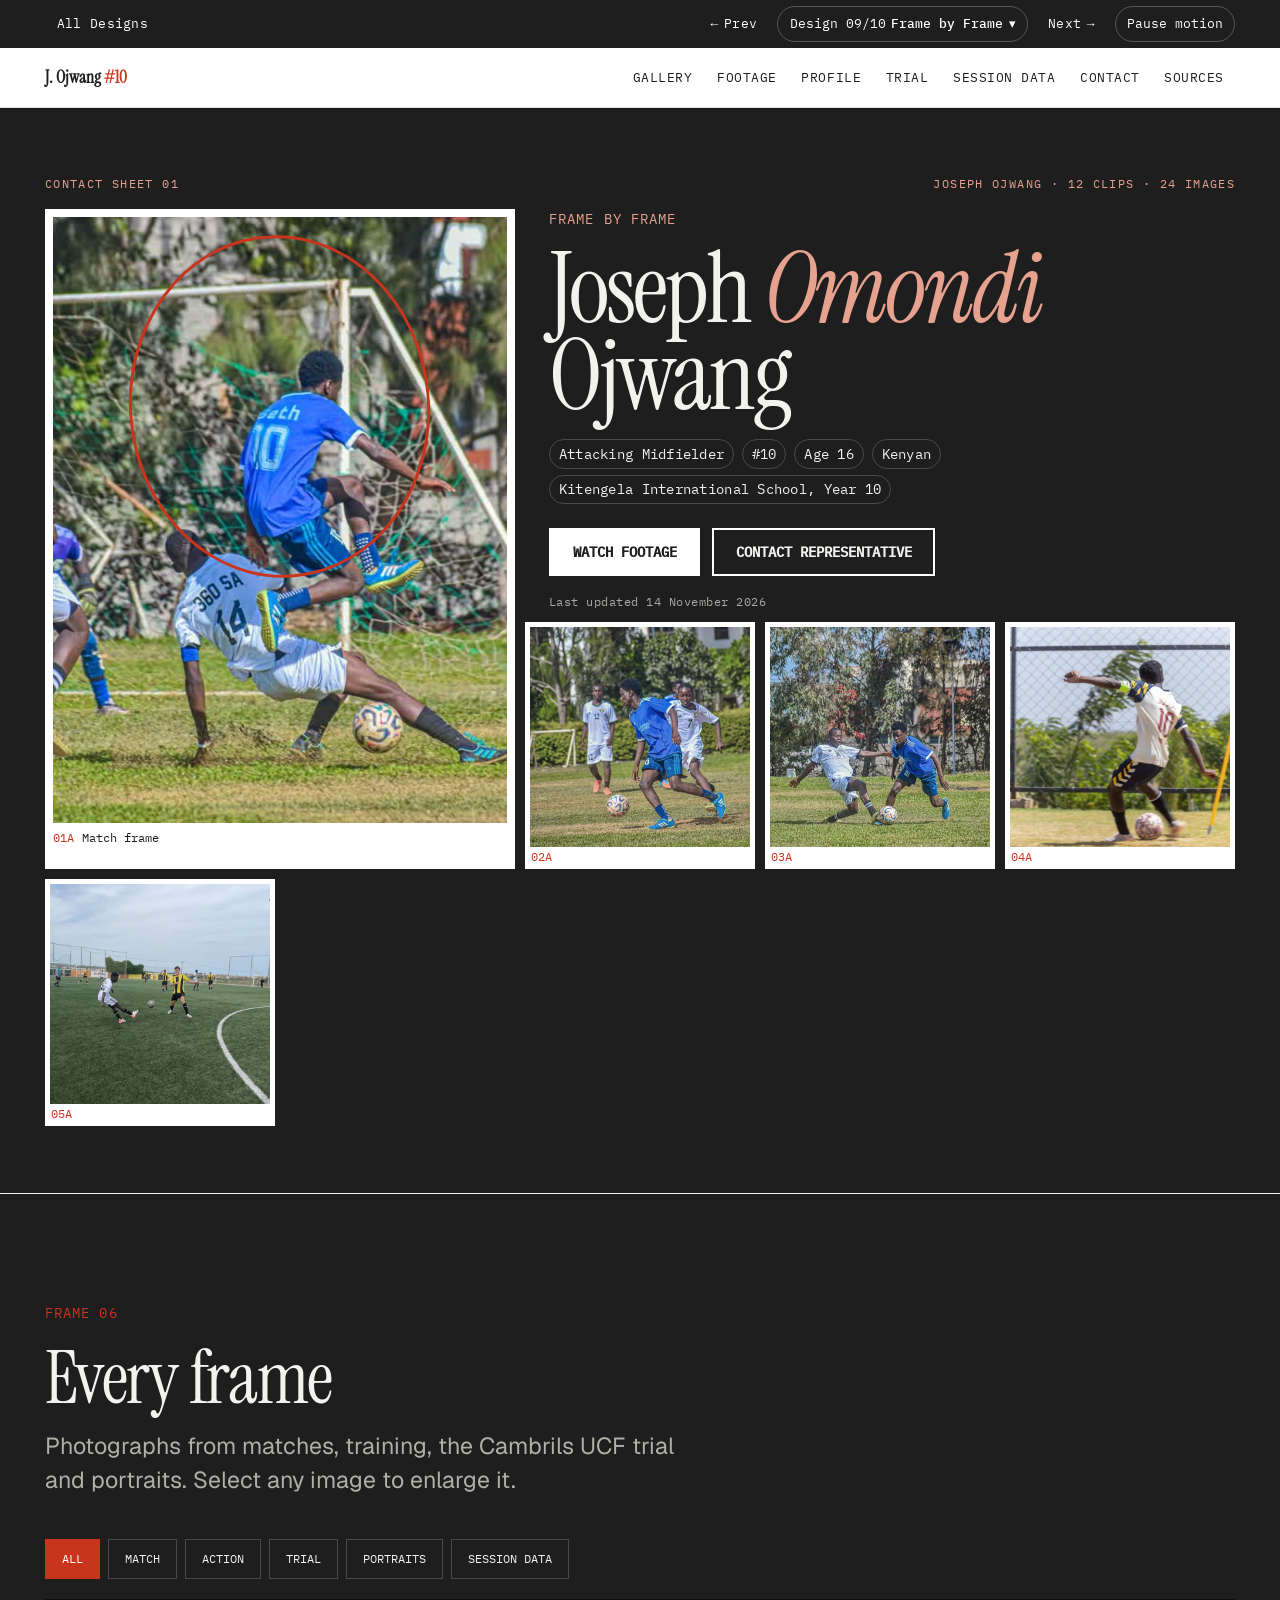
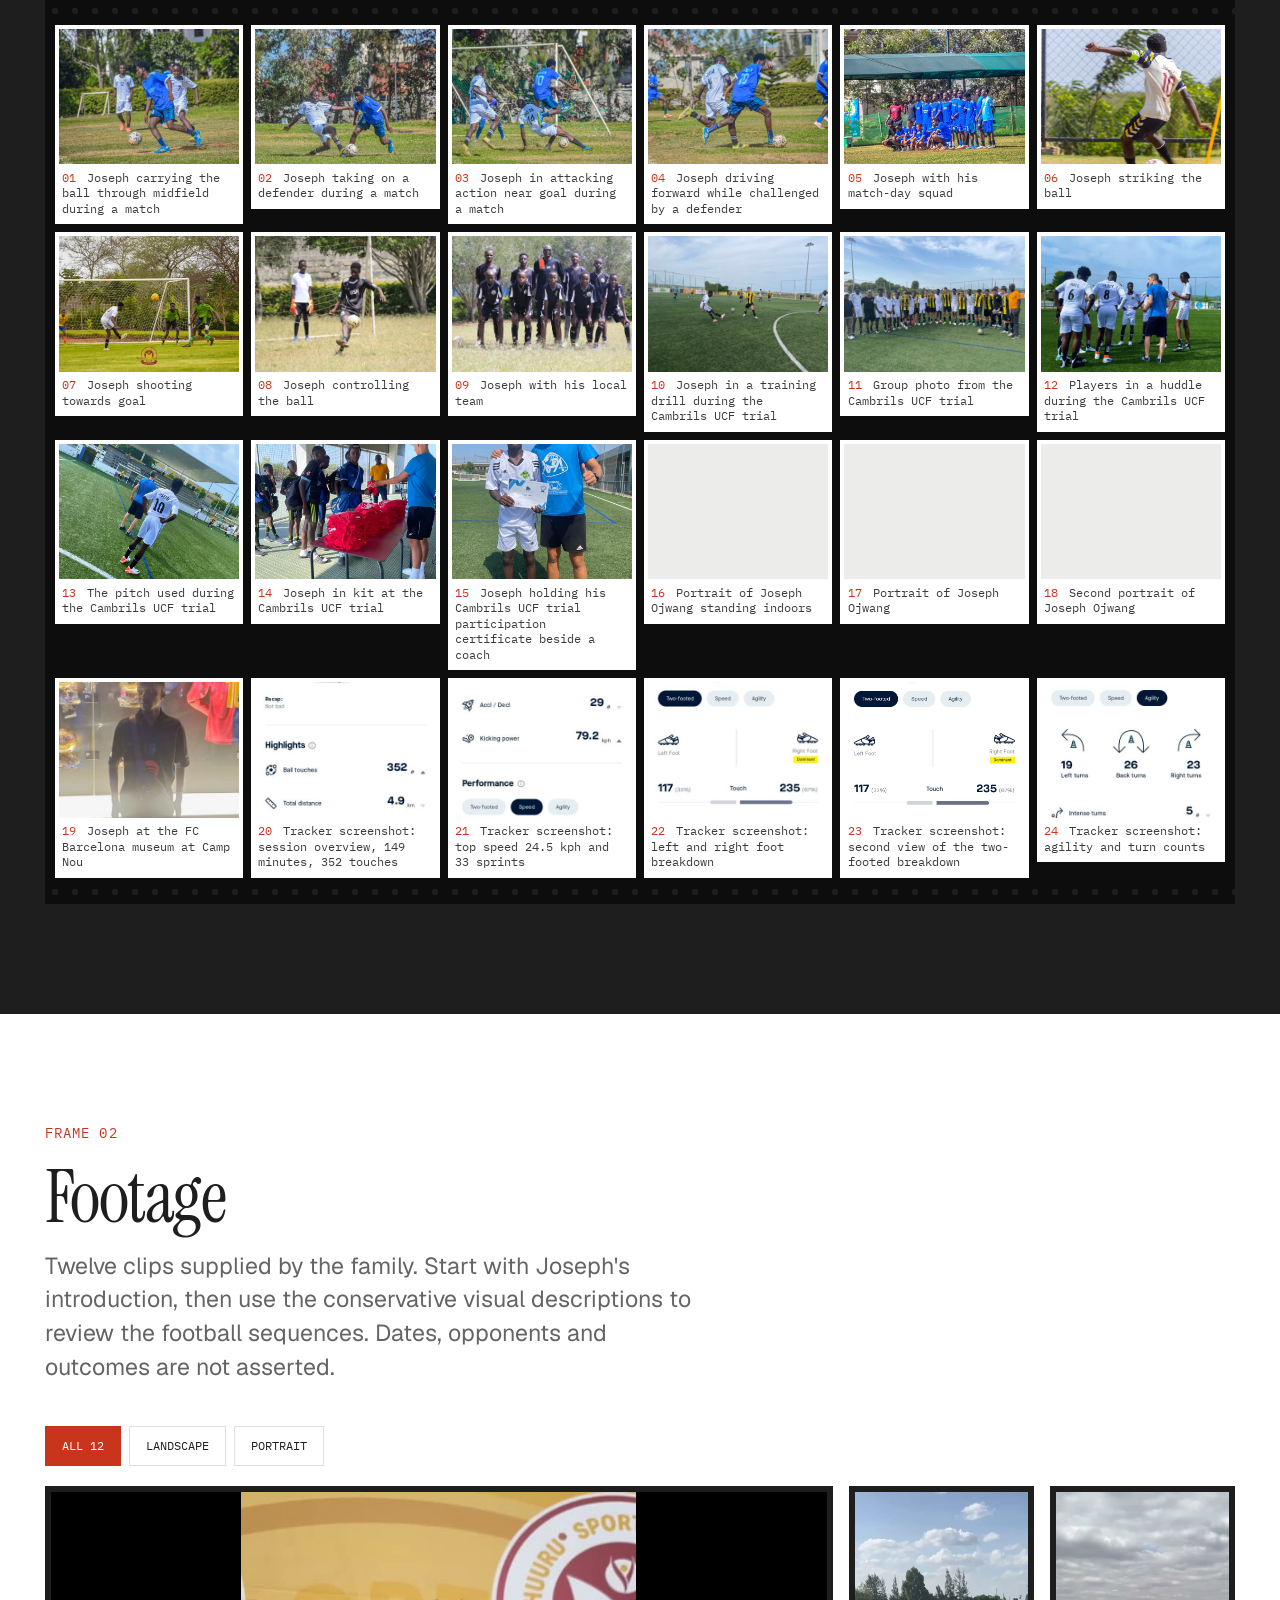
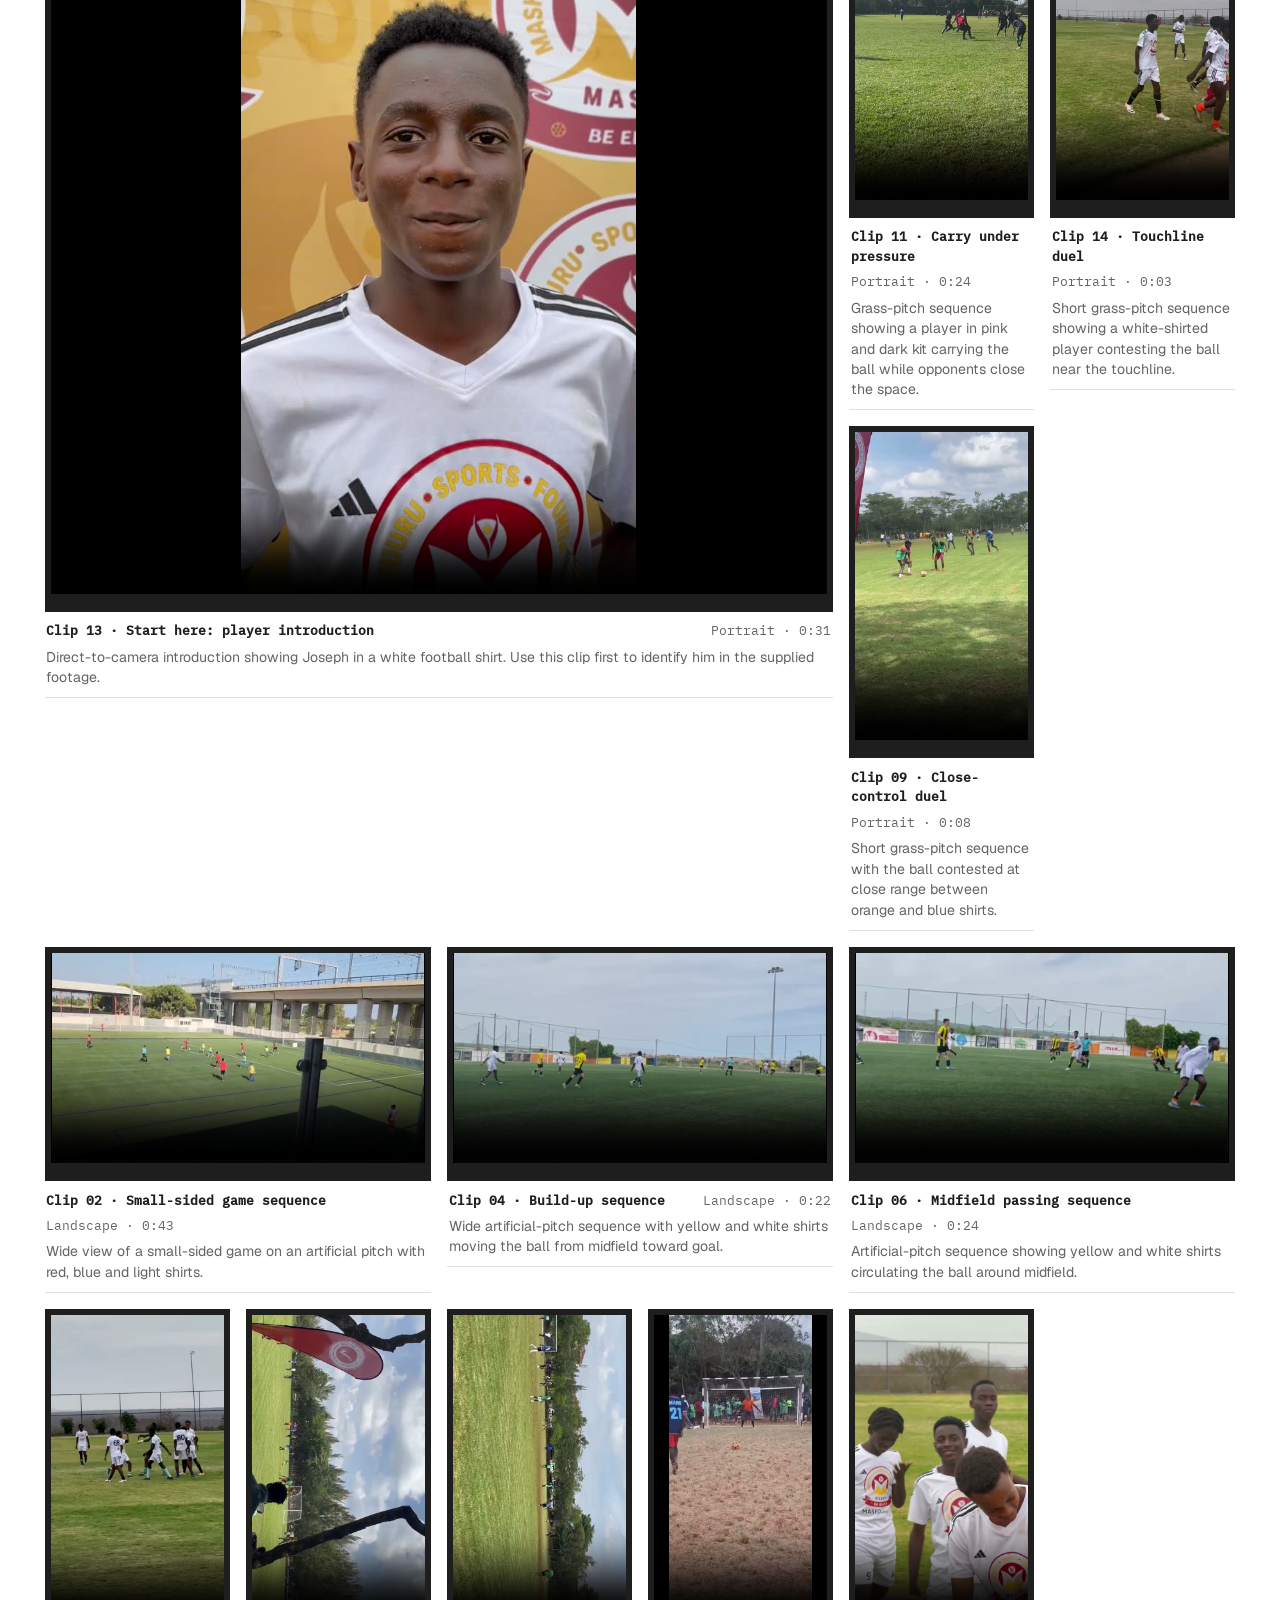
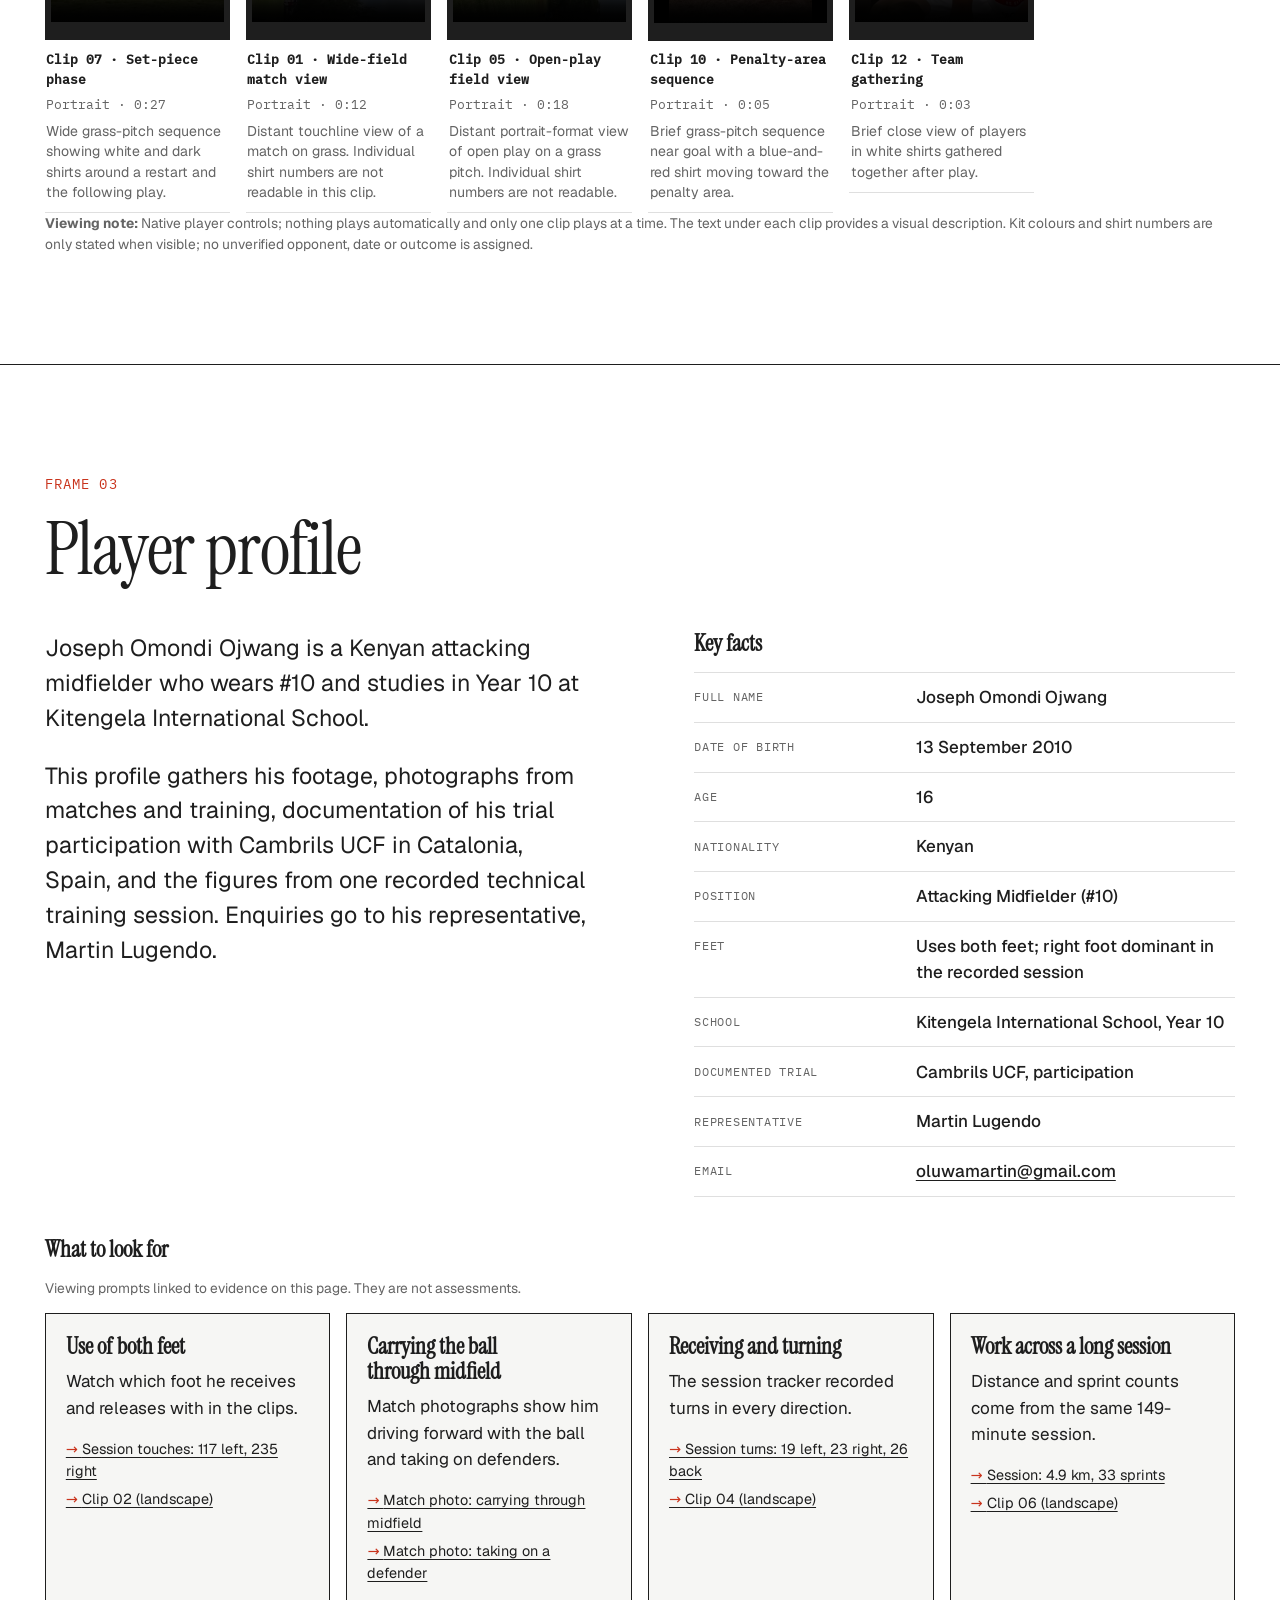
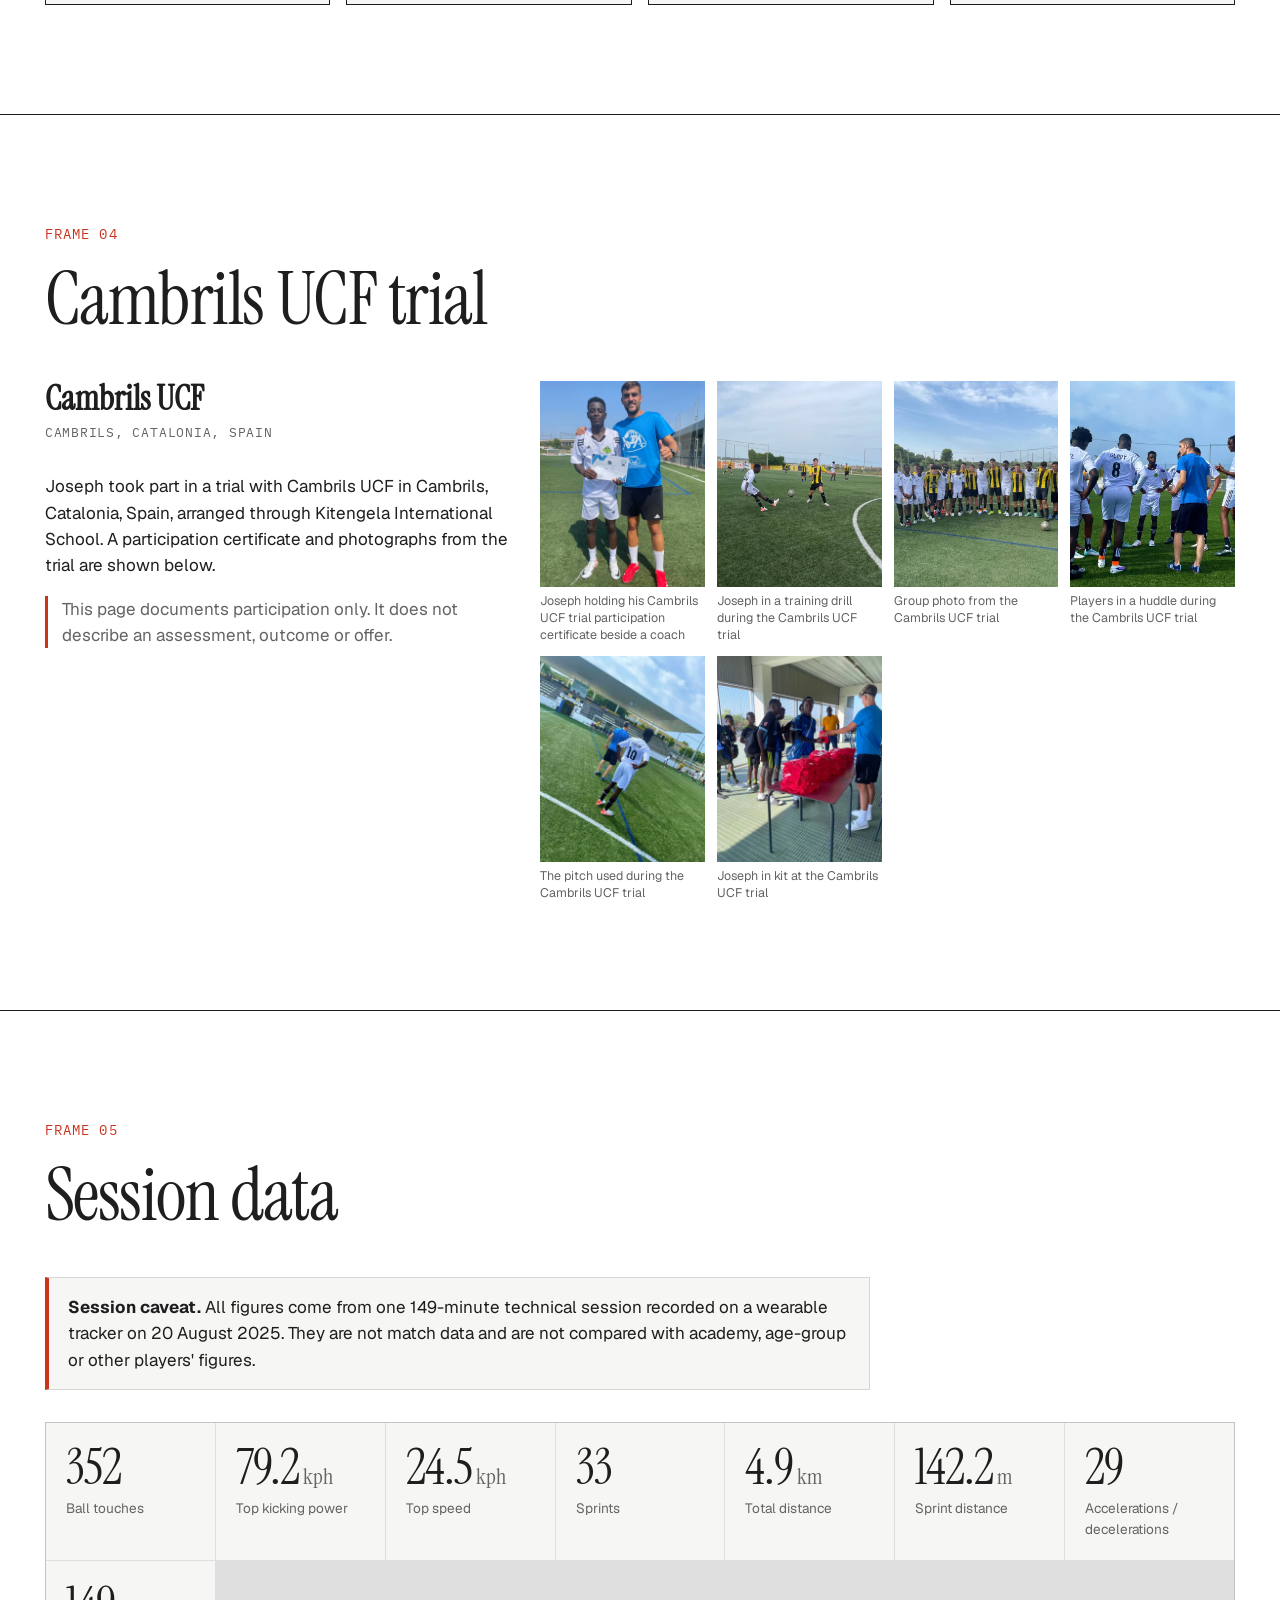
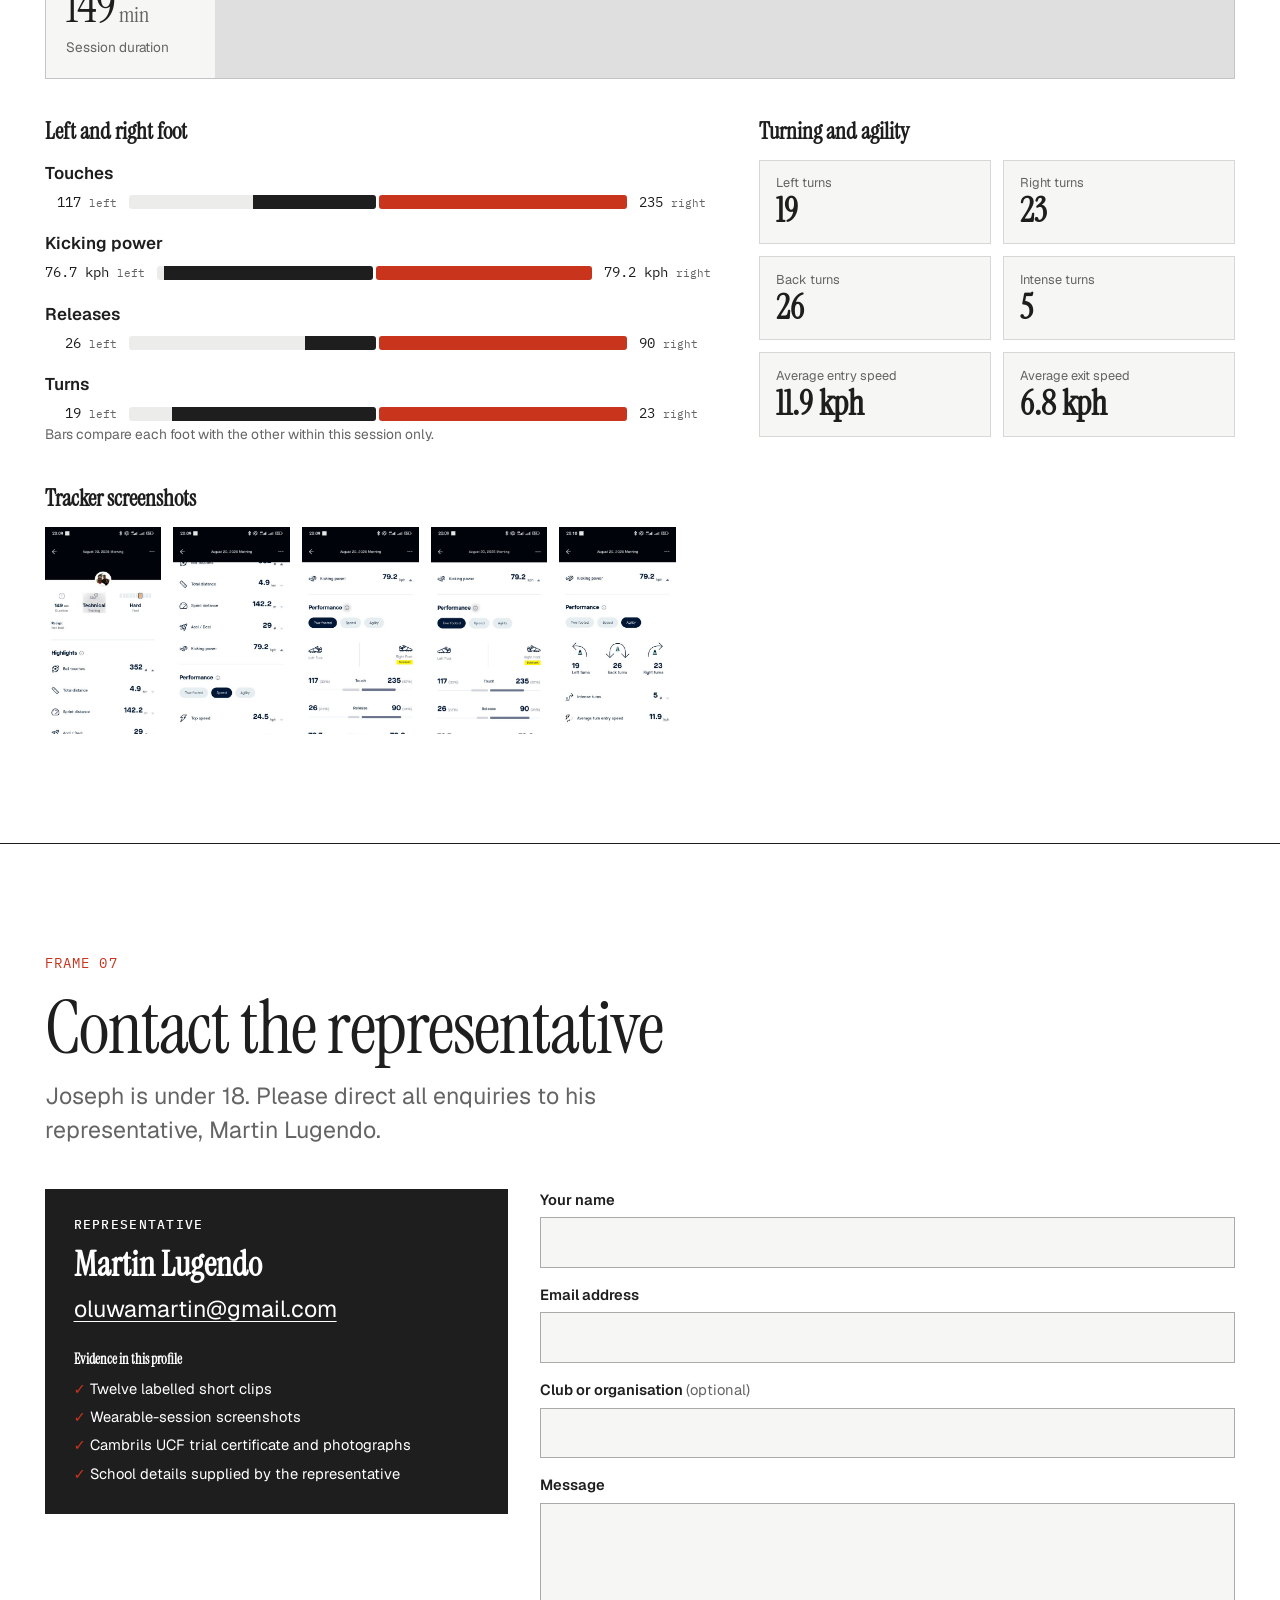
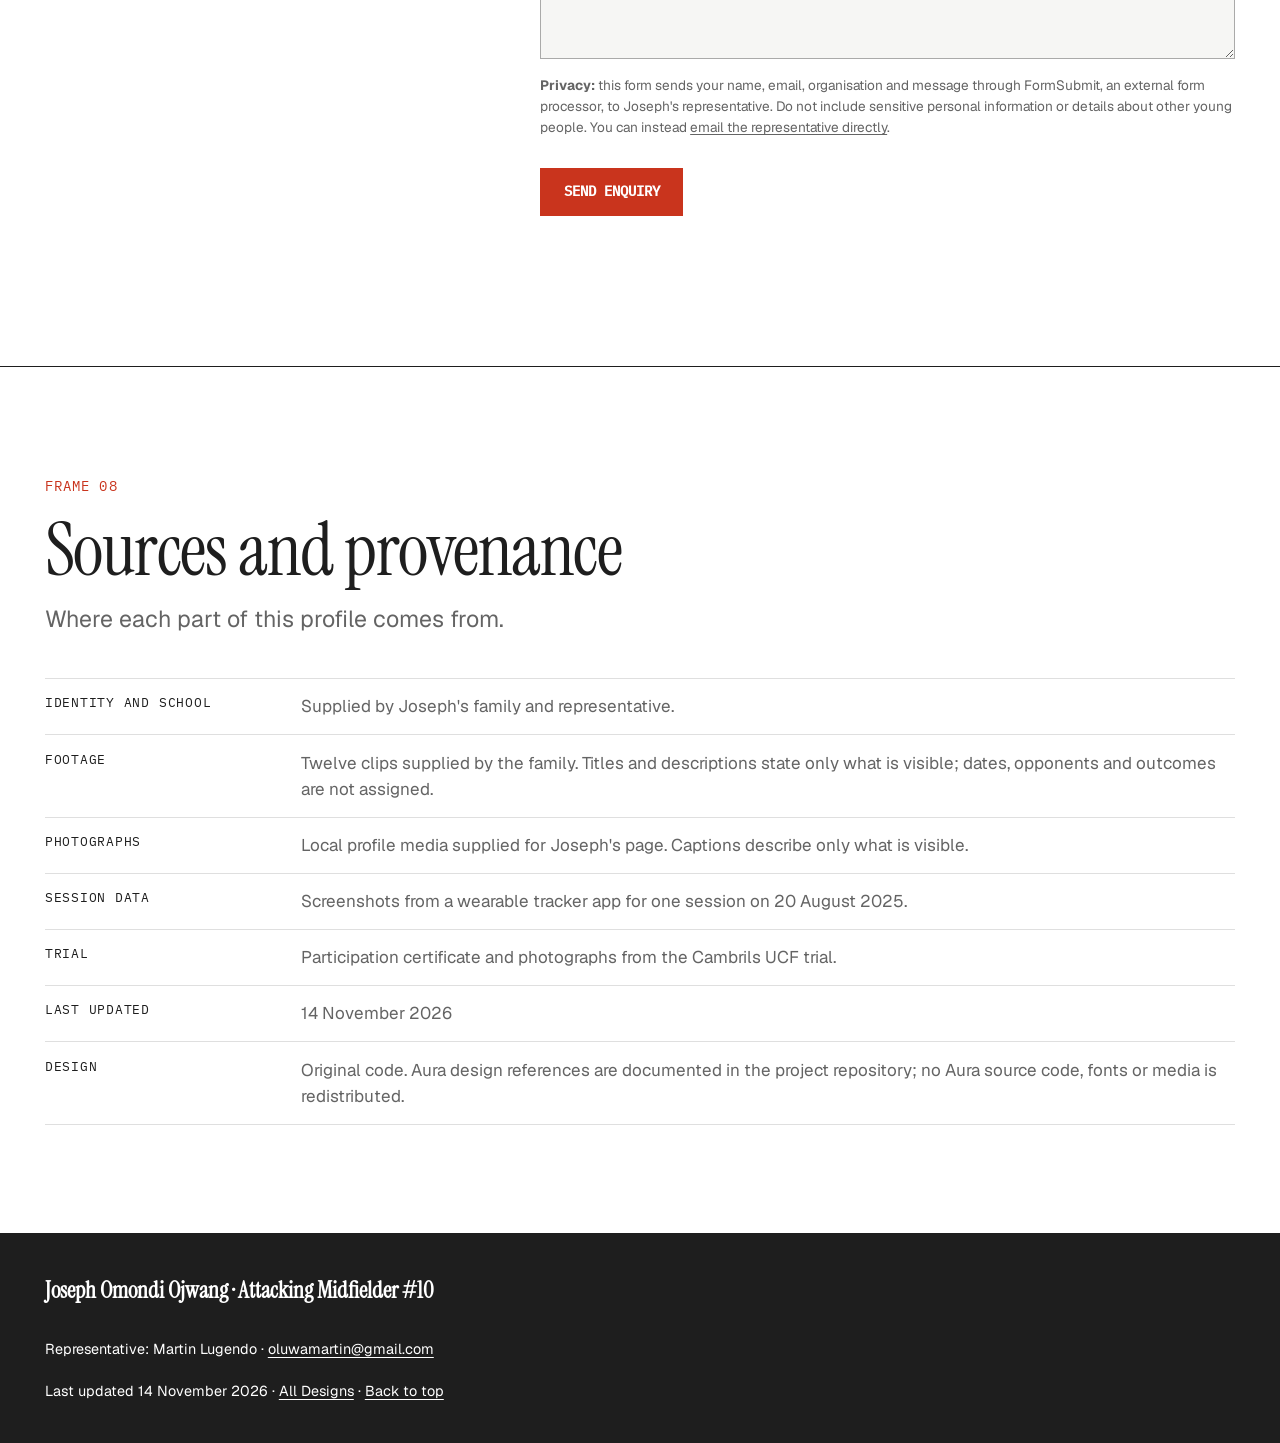
<file: 9/index.html>
<!doctype html>
<html lang="en" class="no-js">
<head>
<meta charset="utf-8">
<meta name="viewport" content="width=device-width, initial-scale=1">
<title>Joseph Omondi Ojwang · Attacking Midfielder #10 · Design 09 Frame by Frame</title>
<meta name="description" content="Joseph Omondi Ojwang, Kenyan attacking midfielder (#10), age 16. Footage, documented Cambrils UCF trial participation, session data and representative contact.">
<meta name="theme-color" content="#ffffff">
<meta property="og:title" content="Joseph Omondi Ojwang · Attacking Midfielder #10 · Design 09 Frame by Frame">
<meta property="og:description" content="Joseph Omondi Ojwang, Kenyan attacking midfielder (#10), age 16. Footage, documented Cambrils UCF trial participation, session data and representative contact.">
<link rel="icon" href="/shared/favicon.svg" type="image/svg+xml">
<link rel="preload" href="/shared/fonts/instrument-serif.woff2" as="font" type="font/woff2" crossorigin><link rel="preload" href="/shared/fonts/ibm-plex-mono-400.woff2" as="font" type="font/woff2" crossorigin>
<link rel="stylesheet" href="/shared/css/tokens.css"><link rel="stylesheet" href="/shared/css/base.css"><link rel="stylesheet" href="/shared/css/components.css"><link rel="stylesheet" href="/shared/css/motion.css"><link rel="stylesheet" href="/variations/09/variant.css">
<script>document.documentElement.classList.replace('no-js','js')</script>
<script src="/shared/js/app.js" defer></script>
</head>
<body class="profile v09" data-variant="09">
<a class="skip-link" href="#main">Skip to main content</a>
<div class="progress" aria-hidden="true"><span></span></div>
<nav class="design-bar" aria-label="Design variations"><a class="db-all" href="/">All Designs</a><a class="db-step" rel="prev" href="/8/" aria-label="Previous design: Kitengela to Cambrils"><span aria-hidden="true">←</span> <span class="db-step-t">Prev</span></a><div class="switcher"><button type="button" class="switcher-toggle" data-switcher-toggle aria-expanded="false" aria-controls="switcher-panel"><span class="sw-cur">Design 09/10</span> <span class="sw-curname">Frame by Frame</span> <span class="sw-short" aria-hidden="true">09/10</span> <span class="sw-caret" aria-hidden="true">▾</span></button><div class="switcher-panel" id="switcher-panel" hidden><p class="sw-head">Switch design · keeps your place</p><ul><li><a data-variant-link href="/1/"><span class="sw-n">01</span> <span class="sw-t">Scout Desk</span> <small>Recruitment dossier with a sticky index</small></a></li><li><a data-variant-link href="/2/"><span class="sw-n">02</span> <span class="sw-t">Floodlights</span> <small>Night broadcast with a footage queue</small></a></li><li><a data-variant-link href="/3/"><span class="sw-n">03</span> <span class="sw-t">Match Programme</span> <small>Editorial matchday programme spreads</small></a></li><li><a data-variant-link href="/4/"><span class="sw-n">04</span> <span class="sw-t">Half-Space</span> <small>Tactical board linking traits to evidence</small></a></li><li><a data-variant-link href="/5/"><span class="sw-n">05</span> <span class="sw-t">Proof of Play</span> <small>Documentary archive and evidence timeline</small></a></li><li><a data-variant-link href="/6/"><span class="sw-n">06</span> <span class="sw-t">Bilateral</span> <small>Left and right, measured side by side</small></a></li><li><a data-variant-link href="/7/"><span class="sw-n">07</span> <span class="sw-t">The Number Ten</span> <small>Cinematic chapters around the #10</small></a></li><li><a data-variant-link href="/8/"><span class="sw-n">08</span> <span class="sw-t">Kitengela to Cambrils</span> <small>A geographic documentary of the places on record</small></a></li><li><a data-variant-link href="/9/" aria-current="page"><span class="sw-n">09</span> <span class="sw-t">Frame by Frame</span> <small>Contact-sheet portfolio with media filters</small></a></li><li><a data-variant-link href="/10/"><span class="sw-n">10</span> <span class="sw-t">60-Second Scout</span> <small>Six-step executive briefing at your own pace</small></a></li></ul></div></div><a class="db-step" rel="next" href="/10/" aria-label="Next design: 60-Second Scout"><span class="db-step-t">Next</span> <span aria-hidden="true">→</span></a><button type="button" class="motion-toggle" data-motion-toggle aria-pressed="false"><span class="mt-icon" aria-hidden="true"></span><span class="mt-label">Pause motion</span></button></nav>
<header class="site-header"><a class="brand" href="#overview">J. Ojwang <span>#10</span></a><button type="button" class="menu-toggle" data-menu-toggle aria-expanded="false" aria-controls="site-nav">Menu</button><nav class="site-nav" id="site-nav" aria-label="Sections"><ul><li><a href="#gallery">Gallery</a></li><li><a href="#footage">Footage</a></li><li><a href="#profile">Profile</a></li><li><a href="#trial">Trial</a></li><li><a href="#data">Session data</a></li><li><a href="#contact">Contact</a></li><li><a href="#provenance">Sources</a></li></ul></nav></header>
<main id="main" tabindex="-1">
<section id="overview" class="hero hero--sheet" aria-labelledby="hero-title"><div class="sheet-head"><p>Contact sheet 01</p><p>Joseph Ojwang · 12 clips · 24 images</p></div><div class="sheet-grid"><figure class="sheet-key"><img class="hero-img" src="/assets/images/joseph-match-action.jpg" srcset="/assets/images/thumbs/joseph-match-action.jpg 900w, /assets/images/joseph-match-action.jpg 1335w" sizes="(max-width: 920px) 90vw, 40vw" width="1335" height="969" alt="Joseph in attacking action near goal during a match" loading="eager" fetchpriority="high" decoding="async"><figcaption><span class="frame-no">01A</span> Match frame</figcaption></figure><div class="sheet-copy" data-reveal><p class="kicker">Frame by frame</p><h1 id="hero-title"><span class="n-first">Joseph</span> <span class="n-middle">Omondi</span> <span class="n-last">Ojwang</span></h1><p class="idline"><span>Attacking Midfielder</span> <span>#10</span> <span>Age 16</span> <span>Kenyan</span> <span>Kitengela International School, Year 10</span></p><div class="cta-row"><a class="btn btn--primary" href="#footage">Watch Footage</a><a class="btn btn--ghost" href="#contact">Contact Representative</a></div><p class="stamp"><time datetime="2026-11-14">Last updated 14 November 2026</time></p></div><ul class="sheet-frames" aria-label="More frames"><li class="sheet-frame" data-reveal><a href="#photo-joseph-match-carry"><img src="/assets/images/thumbs/joseph-match-carry.jpg" width="900" height="676" alt="Joseph carrying the ball through midfield during a match" loading="eager" decoding="async"><span class="frame-no">02A</span></a></li><li class="sheet-frame" data-reveal><a href="#photo-joseph-match-dribble-2"><img src="/assets/images/thumbs/joseph-match-dribble-2.jpg" width="900" height="752" alt="Joseph taking on a defender during a match" loading="eager" decoding="async"><span class="frame-no">03A</span></a></li><li class="sheet-frame" data-reveal><a href="#photo-action-kick"><img src="/assets/images/thumbs/action-kick.jpg" width="600" height="900" alt="Joseph striking the ball" loading="eager" decoding="async"><span class="frame-no">04A</span></a></li><li class="sheet-frame" data-reveal><a href="#photo-trial-action-1"><img src="/assets/images/thumbs/trial-action-1.jpg" width="900" height="676" alt="Joseph in a training drill during the Cambrils UCF trial" loading="eager" decoding="async"><span class="frame-no">05A</span></a></li><li class="sheet-frame" data-reveal><a href="#photo-joseph-team-photo"><img src="/assets/images/thumbs/joseph-team-photo.jpg" width="750" height="500" alt="Joseph with his match-day squad" loading="eager" decoding="async"><span class="frame-no">06A</span></a></li></ul></div></section>
<section id="gallery" class="sec sec--gallery" aria-labelledby="gallery-title"><div class="sec-inner"><header class="sec-head" data-reveal><p class="sec-kicker">Frame 06</p><h2 id="gallery-title">Every frame</h2><p class="lede">Photographs from matches, training, the Cambrils UCF trial and portraits. Select any image to enlarge it.</p></header><div class="chip-row" data-gallery-filters role="group" aria-label="Filter photographs" hidden><button type="button" class="chip" data-gallery-filter="all" aria-pressed="true">All</button><button type="button" class="chip" data-gallery-filter="match" aria-pressed="false">Match</button><button type="button" class="chip" data-gallery-filter="action" aria-pressed="false">Action</button><button type="button" class="chip" data-gallery-filter="trial" aria-pressed="false">Trial</button><button type="button" class="chip" data-gallery-filter="portrait" aria-pressed="false">Portraits</button><button type="button" class="chip" data-gallery-filter="data" aria-pressed="false">Session data</button></div><p class="fine" data-gallery-count aria-live="polite"></p><ul class="gallery-grid"><li class="g-item g-item--match" id="photo-joseph-match-carry" data-cat="match" data-reveal><a class="g-link" href="/assets/images/joseph-match-carry.jpg" data-lightbox="gallery" data-caption="Joseph carrying the ball through midfield during a match"><img src="/assets/images/thumbs/joseph-match-carry.jpg" width="900" height="676" alt="Joseph carrying the ball through midfield during a match" loading="lazy" decoding="async"><span class="g-cap"><span class="g-no">01</span> Joseph carrying the ball through midfield during a match</span></a></li><li class="g-item g-item--match" id="photo-joseph-match-dribble-2" data-cat="match" data-reveal><a class="g-link" href="/assets/images/joseph-match-dribble-2.jpg" data-lightbox="gallery" data-caption="Joseph taking on a defender during a match"><img src="/assets/images/thumbs/joseph-match-dribble-2.jpg" width="900" height="752" alt="Joseph taking on a defender during a match" loading="lazy" decoding="async"><span class="g-cap"><span class="g-no">02</span> Joseph taking on a defender during a match</span></a></li><li class="g-item g-item--match" id="photo-joseph-match-action" data-cat="match" data-reveal><a class="g-link" href="/assets/images/joseph-match-action.jpg" data-lightbox="gallery" data-caption="Joseph in attacking action near goal during a match"><img src="/assets/images/thumbs/joseph-match-action.jpg" width="900" height="654" alt="Joseph in attacking action near goal during a match" loading="lazy" decoding="async"><span class="g-cap"><span class="g-no">03</span> Joseph in attacking action near goal during a match</span></a></li><li class="g-item g-item--match" id="photo-joseph-match-dribble-1" data-cat="match" data-reveal><a class="g-link" href="/assets/images/joseph-match-dribble-1.jpg" data-lightbox="gallery" data-caption="Joseph driving forward while challenged by a defender"><img src="/assets/images/thumbs/joseph-match-dribble-1.jpg" width="900" height="638" alt="Joseph driving forward while challenged by a defender" loading="lazy" decoding="async"><span class="g-cap"><span class="g-no">04</span> Joseph driving forward while challenged by a defender</span></a></li><li class="g-item g-item--match" id="photo-joseph-team-photo" data-cat="match" data-reveal><a class="g-link" href="/assets/images/joseph-team-photo.jpg" data-lightbox="gallery" data-caption="Joseph with his match-day squad"><img src="/assets/images/thumbs/joseph-team-photo.jpg" width="750" height="500" alt="Joseph with his match-day squad" loading="lazy" decoding="async"><span class="g-cap"><span class="g-no">05</span> Joseph with his match-day squad</span></a></li><li class="g-item g-item--action" id="photo-action-kick" data-cat="action" data-reveal><a class="g-link" href="/assets/images/action-kick.jpeg" data-lightbox="gallery" data-caption="Joseph striking the ball"><img src="/assets/images/thumbs/action-kick.jpg" width="600" height="900" alt="Joseph striking the ball" loading="lazy" decoding="async"><span class="g-cap"><span class="g-no">06</span> Joseph striking the ball</span></a></li><li class="g-item g-item--action" id="photo-action-goal" data-cat="action" data-reveal><a class="g-link" href="/assets/images/action-goal.jpeg" data-lightbox="gallery" data-caption="Joseph shooting towards goal"><img src="/assets/images/thumbs/action-goal.jpg" width="900" height="506" alt="Joseph shooting towards goal" loading="lazy" decoding="async"><span class="g-cap"><span class="g-no">07</span> Joseph shooting towards goal</span></a></li><li class="g-item g-item--action" id="photo-action-control" data-cat="action" data-reveal><a class="g-link" href="/assets/images/action-control.jpeg" data-lightbox="gallery" data-caption="Joseph controlling the ball"><img src="/assets/images/thumbs/action-control.jpg" width="900" height="600" alt="Joseph controlling the ball" loading="lazy" decoding="async"><span class="g-cap"><span class="g-no">08</span> Joseph controlling the ball</span></a></li><li class="g-item g-item--action" id="photo-team-local" data-cat="action" data-reveal><a class="g-link" href="/assets/images/team-local.jpeg" data-lightbox="gallery" data-caption="Joseph with his local team"><img src="/assets/images/thumbs/team-local.jpg" width="900" height="600" alt="Joseph with his local team" loading="lazy" decoding="async"><span class="g-cap"><span class="g-no">09</span> Joseph with his local team</span></a></li><li class="g-item g-item--trial" id="photo-trial-action-1" data-cat="trial" data-reveal><a class="g-link" href="/assets/images/trial-action-1.jpeg" data-lightbox="gallery" data-caption="Joseph in a training drill during the Cambrils UCF trial"><img src="/assets/images/thumbs/trial-action-1.jpg" width="900" height="676" alt="Joseph in a training drill during the Cambrils UCF trial" loading="lazy" decoding="async"><span class="g-cap"><span class="g-no">10</span> Joseph in a training drill during the Cambrils UCF trial</span></a></li><li class="g-item g-item--trial" id="photo-trial-team" data-cat="trial" data-reveal><a class="g-link" href="/assets/images/trial-team.jpeg" data-lightbox="gallery" data-caption="Group photo from the Cambrils UCF trial"><img src="/assets/images/thumbs/trial-team.jpg" width="900" height="676" alt="Group photo from the Cambrils UCF trial" loading="lazy" decoding="async"><span class="g-cap"><span class="g-no">11</span> Group photo from the Cambrils UCF trial</span></a></li><li class="g-item g-item--trial" id="photo-trial-huddle" data-cat="trial" data-reveal><a class="g-link" href="/assets/images/trial-huddle.jpeg" data-lightbox="gallery" data-caption="Players in a huddle during the Cambrils UCF trial"><img src="/assets/images/thumbs/trial-huddle.jpg" width="900" height="676" alt="Players in a huddle during the Cambrils UCF trial" loading="lazy" decoding="async"><span class="g-cap"><span class="g-no">12</span> Players in a huddle during the Cambrils UCF trial</span></a></li><li class="g-item g-item--trial" id="photo-trial-pitch" data-cat="trial" data-reveal><a class="g-link" href="/assets/images/trial-pitch.jpeg" data-lightbox="gallery" data-caption="The pitch used during the Cambrils UCF trial"><img src="/assets/images/thumbs/trial-pitch.jpg" width="676" height="900" alt="The pitch used during the Cambrils UCF trial" loading="lazy" decoding="async"><span class="g-cap"><span class="g-no">13</span> The pitch used during the Cambrils UCF trial</span></a></li><li class="g-item g-item--trial" id="photo-trial-gear" data-cat="trial" data-reveal><a class="g-link" href="/assets/images/trial-gear.jpeg" data-lightbox="gallery" data-caption="Joseph in kit at the Cambrils UCF trial"><img src="/assets/images/thumbs/trial-gear.jpg" width="676" height="900" alt="Joseph in kit at the Cambrils UCF trial" loading="lazy" decoding="async"><span class="g-cap"><span class="g-no">14</span> Joseph in kit at the Cambrils UCF trial</span></a></li><li class="g-item g-item--trial" id="photo-trial-certificate" data-cat="trial" data-reveal><a class="g-link" href="/assets/images/trial-certificate.jpeg" data-lightbox="gallery" data-caption="Joseph holding his Cambrils UCF trial participation certificate beside a coach"><img src="/assets/images/thumbs/trial-certificate.jpg" width="676" height="900" alt="Joseph holding his Cambrils UCF trial participation certificate beside a coach" loading="lazy" decoding="async"><span class="g-cap"><span class="g-no">15</span> Joseph holding his Cambrils UCF trial participation certificate beside a coach</span></a></li><li class="g-item g-item--portrait" id="photo-hero-portrait" data-cat="portrait" data-reveal><a class="g-link" href="/assets/images/web/hero-portrait.jpg" data-lightbox="gallery" data-caption="Portrait of Joseph Ojwang standing indoors"><img src="/assets/images/thumbs/hero-portrait.jpg" width="676" height="900" alt="Portrait of Joseph Ojwang standing indoors" loading="lazy" decoding="async"><span class="g-cap"><span class="g-no">16</span> Portrait of Joseph Ojwang standing indoors</span></a></li><li class="g-item g-item--portrait" id="photo-portrait-1" data-cat="portrait" data-reveal><a class="g-link" href="/assets/images/web/portrait-1.jpg" data-lightbox="gallery" data-caption="Portrait of Joseph Ojwang"><img src="/assets/images/thumbs/portrait-1.jpg" width="676" height="900" alt="Portrait of Joseph Ojwang" loading="lazy" decoding="async"><span class="g-cap"><span class="g-no">17</span> Portrait of Joseph Ojwang</span></a></li><li class="g-item g-item--portrait" id="photo-portrait-2" data-cat="portrait" data-reveal><a class="g-link" href="/assets/images/web/portrait-2.jpg" data-lightbox="gallery" data-caption="Second portrait of Joseph Ojwang"><img src="/assets/images/thumbs/portrait-2.jpg" width="676" height="900" alt="Second portrait of Joseph Ojwang" loading="lazy" decoding="async"><span class="g-cap"><span class="g-no">18</span> Second portrait of Joseph Ojwang</span></a></li><li class="g-item g-item--portrait" id="photo-campnou" data-cat="portrait" data-reveal><a class="g-link" href="/assets/images/campnou.jpeg" data-lightbox="gallery" data-caption="Joseph at the FC Barcelona museum at Camp Nou"><img src="/assets/images/thumbs/campnou.jpg" width="416" height="900" alt="Joseph at the FC Barcelona museum at Camp Nou" loading="lazy" decoding="async"><span class="g-cap"><span class="g-no">19</span> Joseph at the FC Barcelona museum at Camp Nou</span></a></li><li class="g-item g-item--data" id="photo-stats-overview" data-cat="data" data-reveal><a class="g-link" href="/assets/images/stats-overview.jpeg" data-lightbox="gallery" data-caption="Tracker screenshot: session overview, 149 minutes, 352 touches"><img src="/assets/images/thumbs/stats-overview.jpg" width="406" height="900" alt="Tracker screenshot: session overview, 149 minutes, 352 touches" loading="lazy" decoding="async"><span class="g-cap"><span class="g-no">20</span> Tracker screenshot: session overview, 149 minutes, 352 touches</span></a></li><li class="g-item g-item--data" id="photo-stats-speed" data-cat="data" data-reveal><a class="g-link" href="/assets/images/stats-speed.jpeg" data-lightbox="gallery" data-caption="Tracker screenshot: top speed 24.5 kph and 33 sprints"><img src="/assets/images/thumbs/stats-speed.jpg" width="406" height="900" alt="Tracker screenshot: top speed 24.5 kph and 33 sprints" loading="lazy" decoding="async"><span class="g-cap"><span class="g-no">21</span> Tracker screenshot: top speed 24.5 kph and 33 sprints</span></a></li><li class="g-item g-item--data" id="photo-stats-twofooted" data-cat="data" data-reveal><a class="g-link" href="/assets/images/stats-twofooted.jpeg" data-lightbox="gallery" data-caption="Tracker screenshot: left and right foot breakdown"><img src="/assets/images/thumbs/stats-twofooted.jpg" width="406" height="900" alt="Tracker screenshot: left and right foot breakdown" loading="lazy" decoding="async"><span class="g-cap"><span class="g-no">22</span> Tracker screenshot: left and right foot breakdown</span></a></li><li class="g-item g-item--data" id="photo-stats-twofeet" data-cat="data" data-reveal><a class="g-link" href="/assets/images/stats-twofeet.jpeg" data-lightbox="gallery" data-caption="Tracker screenshot: second view of the two-footed breakdown"><img src="/assets/images/stats-twofeet.jpeg" width="720" height="1600" alt="Tracker screenshot: second view of the two-footed breakdown" loading="lazy" decoding="async"><span class="g-cap"><span class="g-no">23</span> Tracker screenshot: second view of the two-footed breakdown</span></a></li><li class="g-item g-item--data" id="photo-stats-agility" data-cat="data" data-reveal><a class="g-link" href="/assets/images/stats-agility.jpeg" data-lightbox="gallery" data-caption="Tracker screenshot: agility and turn counts"><img src="/assets/images/thumbs/stats-agility.jpg" width="406" height="900" alt="Tracker screenshot: agility and turn counts" loading="lazy" decoding="async"><span class="g-cap"><span class="g-no">24</span> Tracker screenshot: agility and turn counts</span></a></li></ul></div></section>
<section id="footage" class="sec sec--footage" aria-labelledby="footage-title"><div class="sec-inner"><header class="sec-head" data-reveal><p class="sec-kicker">Frame 02</p><h2 id="footage-title">Footage</h2><p class="lede">Twelve clips supplied by the family. Start with Joseph&#x27;s introduction, then use the conservative visual descriptions to review the football sequences. Dates, opponents and outcomes are not asserted.</p></header><div class="chip-row" data-clip-filters role="group" aria-label="Filter clips by orientation" hidden><button type="button" class="chip" data-clip-filter="all" aria-pressed="true">All 12</button><button type="button" class="chip" data-clip-filter="landscape" aria-pressed="false">Landscape</button><button type="button" class="chip" data-clip-filter="portrait" aria-pressed="false">Portrait</button></div><ol class="clip-list"><li class="clip clip--portrait clip--featured" id="clip-13" data-orientation="portrait" data-reveal><figure class="clip-fig"><div class="clip-frame"><video controls preload="none" playsinline poster="/assets/posters/highlight-13.jpg" width="540" height="960" aria-describedby="clip-13-label"><source src="/assets/videos/highlight-13.mp4" type="video/mp4"><a href="/assets/videos/highlight-13.mp4">Download clip 13</a></video></div><figcaption class="clip-cap" id="clip-13-label" data-clip-label><span class="clip-no">Clip 13 · Start here: player introduction</span> <span class="clip-meta">Portrait · 0:31</span><span class="clip-desc">Direct-to-camera introduction showing Joseph in a white football shirt. Use this clip first to identify him in the supplied footage.</span></figcaption></figure></li><li class="clip clip--portrait" id="clip-11" data-orientation="portrait" data-reveal><figure class="clip-fig"><div class="clip-frame"><video controls preload="none" playsinline poster="/assets/posters/highlight-11.jpg" width="540" height="960" aria-describedby="clip-11-label"><source src="/assets/videos/highlight-11.mp4" type="video/mp4"><a href="/assets/videos/highlight-11.mp4">Download clip 11</a></video></div><figcaption class="clip-cap" id="clip-11-label" data-clip-label><span class="clip-no">Clip 11 · Carry under pressure</span> <span class="clip-meta">Portrait · 0:24</span><span class="clip-desc">Grass-pitch sequence showing a player in pink and dark kit carrying the ball while opponents close the space.</span></figcaption></figure></li><li class="clip clip--portrait" id="clip-14" data-orientation="portrait" data-reveal><figure class="clip-fig"><div class="clip-frame"><video controls preload="none" playsinline poster="/assets/posters/highlight-14.jpg" width="540" height="960" aria-describedby="clip-14-label"><source src="/assets/videos/highlight-14.mp4" type="video/mp4"><a href="/assets/videos/highlight-14.mp4">Download clip 14</a></video></div><figcaption class="clip-cap" id="clip-14-label" data-clip-label><span class="clip-no">Clip 14 · Touchline duel</span> <span class="clip-meta">Portrait · 0:03</span><span class="clip-desc">Short grass-pitch sequence showing a white-shirted player contesting the ball near the touchline.</span></figcaption></figure></li><li class="clip clip--portrait" id="clip-09" data-orientation="portrait" data-reveal><figure class="clip-fig"><div class="clip-frame"><video controls preload="none" playsinline poster="/assets/posters/highlight-09.jpg" width="540" height="960" aria-describedby="clip-09-label"><source src="/assets/videos/highlight-09.mp4" type="video/mp4"><a href="/assets/videos/highlight-09.mp4">Download clip 09</a></video></div><figcaption class="clip-cap" id="clip-09-label" data-clip-label><span class="clip-no">Clip 09 · Close-control duel</span> <span class="clip-meta">Portrait · 0:08</span><span class="clip-desc">Short grass-pitch sequence with the ball contested at close range between orange and blue shirts.</span></figcaption></figure></li><li class="clip clip--landscape" id="clip-02" data-orientation="landscape" data-reveal><figure class="clip-fig"><div class="clip-frame"><video controls preload="none" playsinline poster="/assets/posters/highlight-02.jpg" width="960" height="542" data-default aria-describedby="clip-02-label"><source src="/assets/videos/highlight-02.mp4" type="video/mp4"><a href="/assets/videos/highlight-02.mp4">Download clip 02</a></video></div><figcaption class="clip-cap" id="clip-02-label" data-clip-label><span class="clip-no">Clip 02 · Small-sided game sequence</span> <span class="clip-meta">Landscape · 0:43</span><span class="clip-desc">Wide view of a small-sided game on an artificial pitch with red, blue and light shirts.</span></figcaption></figure></li><li class="clip clip--landscape" id="clip-04" data-orientation="landscape" data-reveal><figure class="clip-fig"><div class="clip-frame"><video controls preload="none" playsinline poster="/assets/posters/highlight-04.jpg" width="960" height="544" aria-describedby="clip-04-label"><source src="/assets/videos/highlight-04.mp4" type="video/mp4"><a href="/assets/videos/highlight-04.mp4">Download clip 04</a></video></div><figcaption class="clip-cap" id="clip-04-label" data-clip-label><span class="clip-no">Clip 04 · Build-up sequence</span> <span class="clip-meta">Landscape · 0:22</span><span class="clip-desc">Wide artificial-pitch sequence with yellow and white shirts moving the ball from midfield toward goal.</span></figcaption></figure></li><li class="clip clip--landscape" id="clip-06" data-orientation="landscape" data-reveal><figure class="clip-fig"><div class="clip-frame"><video controls preload="none" playsinline poster="/assets/posters/highlight-06.jpg" width="960" height="544" aria-describedby="clip-06-label"><source src="/assets/videos/highlight-06.mp4" type="video/mp4"><a href="/assets/videos/highlight-06.mp4">Download clip 06</a></video></div><figcaption class="clip-cap" id="clip-06-label" data-clip-label><span class="clip-no">Clip 06 · Midfield passing sequence</span> <span class="clip-meta">Landscape · 0:24</span><span class="clip-desc">Artificial-pitch sequence showing yellow and white shirts circulating the ball around midfield.</span></figcaption></figure></li><li class="clip clip--portrait" id="clip-07" data-orientation="portrait" data-reveal><figure class="clip-fig"><div class="clip-frame"><video controls preload="none" playsinline poster="/assets/posters/highlight-07.jpg" width="540" height="960" aria-describedby="clip-07-label"><source src="/assets/videos/highlight-07.mp4" type="video/mp4"><a href="/assets/videos/highlight-07.mp4">Download clip 07</a></video></div><figcaption class="clip-cap" id="clip-07-label" data-clip-label><span class="clip-no">Clip 07 · Set-piece phase</span> <span class="clip-meta">Portrait · 0:27</span><span class="clip-desc">Wide grass-pitch sequence showing white and dark shirts around a restart and the following play.</span></figcaption></figure></li><li class="clip clip--portrait" id="clip-01" data-orientation="portrait" data-reveal><figure class="clip-fig"><div class="clip-frame"><video controls preload="none" playsinline poster="/assets/posters/highlight-01.jpg" width="540" height="960" aria-describedby="clip-01-label"><source src="/assets/videos/highlight-01.mp4" type="video/mp4"><a href="/assets/videos/highlight-01.mp4">Download clip 01</a></video></div><figcaption class="clip-cap" id="clip-01-label" data-clip-label><span class="clip-no">Clip 01 · Wide-field match view</span> <span class="clip-meta">Portrait · 0:12</span><span class="clip-desc">Distant touchline view of a match on grass. Individual shirt numbers are not readable in this clip.</span></figcaption></figure></li><li class="clip clip--portrait" id="clip-05" data-orientation="portrait" data-reveal><figure class="clip-fig"><div class="clip-frame"><video controls preload="none" playsinline poster="/assets/posters/highlight-05.jpg" width="540" height="960" aria-describedby="clip-05-label"><source src="/assets/videos/highlight-05.mp4" type="video/mp4"><a href="/assets/videos/highlight-05.mp4">Download clip 05</a></video></div><figcaption class="clip-cap" id="clip-05-label" data-clip-label><span class="clip-no">Clip 05 · Open-play field view</span> <span class="clip-meta">Portrait · 0:18</span><span class="clip-desc">Distant portrait-format view of open play on a grass pitch. Individual shirt numbers are not readable.</span></figcaption></figure></li><li class="clip clip--portrait" id="clip-10" data-orientation="portrait" data-reveal><figure class="clip-fig"><div class="clip-frame"><video controls preload="none" playsinline poster="/assets/posters/highlight-10.jpg" width="444" height="960" aria-describedby="clip-10-label"><source src="/assets/videos/highlight-10.mp4" type="video/mp4"><a href="/assets/videos/highlight-10.mp4">Download clip 10</a></video></div><figcaption class="clip-cap" id="clip-10-label" data-clip-label><span class="clip-no">Clip 10 · Penalty-area sequence</span> <span class="clip-meta">Portrait · 0:05</span><span class="clip-desc">Brief grass-pitch sequence near goal with a blue-and-red shirt moving toward the penalty area.</span></figcaption></figure></li><li class="clip clip--portrait" id="clip-12" data-orientation="portrait" data-reveal><figure class="clip-fig"><div class="clip-frame"><video controls preload="none" playsinline poster="/assets/posters/highlight-12.jpg" width="540" height="960" aria-describedby="clip-12-label"><source src="/assets/videos/highlight-12.mp4" type="video/mp4"><a href="/assets/videos/highlight-12.mp4">Download clip 12</a></video></div><figcaption class="clip-cap" id="clip-12-label" data-clip-label><span class="clip-no">Clip 12 · Team gathering</span> <span class="clip-meta">Portrait · 0:03</span><span class="clip-desc">Brief close view of players in white shirts gathered together after play.</span></figcaption></figure></li></ol><p class="fine"><strong>Viewing note:</strong> Native player controls; nothing plays automatically and only one clip plays at a time. The text under each clip provides a visual description. Kit colours and shirt numbers are only stated when visible; no unverified opponent, date or outcome is assigned.</p></div></section>
<section id="profile" class="sec sec--profile" aria-labelledby="profile-title"><div class="sec-inner"><header class="sec-head" data-reveal><p class="sec-kicker">Frame 03</p><h2 id="profile-title">Player profile</h2></header><div class="profile-grid"><div class="profile-copy" data-reveal><p>Joseph Omondi Ojwang is a Kenyan attacking midfielder who wears #10 and studies in Year 10 at Kitengela International School.</p><p>This profile gathers his footage, photographs from matches and training, documentation of his trial participation with Cambrils UCF in Catalonia, Spain, and the figures from one recorded technical training session. Enquiries go to his representative, Martin Lugendo.</p></div><div class="profile-facts" data-reveal><h3>Key facts</h3><dl class="facts" data-canonical="facts"><div class="fact"><dt>Full name</dt><dd>Joseph Omondi Ojwang</dd></div><div class="fact"><dt>Date of birth</dt><dd>13 September 2010</dd></div><div class="fact"><dt>Age</dt><dd>16</dd></div><div class="fact"><dt>Nationality</dt><dd>Kenyan</dd></div><div class="fact"><dt>Position</dt><dd>Attacking Midfielder (#10)</dd></div><div class="fact"><dt>Feet</dt><dd>Uses both feet; right foot dominant in the recorded session</dd></div><div class="fact"><dt>School</dt><dd>Kitengela International School, Year 10</dd></div><div class="fact"><dt>Documented trial</dt><dd>Cambrils UCF, participation</dd></div><div class="fact"><dt>Representative</dt><dd>Martin Lugendo</dd></div><div class="fact"><dt>Email</dt><dd><a href="mailto:oluwamartin@gmail.com">oluwamartin@gmail.com</a></dd></div></dl></div></div><div class="traits-wrap"><h3>What to look for</h3><p class="fine">Viewing prompts linked to evidence on this page. They are not assessments.</p><ol class="traits" data-traits><li class="trait" data-trait="both-feet" data-reveal><h4>Use of both feet</h4><p>Watch which foot he receives and releases with in the clips.</p><ul class="evidence" aria-label="Evidence for use of both feet"><li><a href="#data">Session touches: 117 left, 235 right</a></li><li><a href="#clip-02">Clip 02 (landscape)</a></li></ul></li><li class="trait" data-trait="carrying" data-reveal><h4>Carrying the ball through midfield</h4><p>Match photographs show him driving forward with the ball and taking on defenders.</p><ul class="evidence" aria-label="Evidence for carrying the ball through midfield"><li><a href="#photo-joseph-match-carry">Match photo: carrying through midfield</a></li><li><a href="#photo-joseph-match-dribble-2">Match photo: taking on a defender</a></li></ul></li><li class="trait" data-trait="turning" data-reveal><h4>Receiving and turning</h4><p>The session tracker recorded turns in every direction.</p><ul class="evidence" aria-label="Evidence for receiving and turning"><li><a href="#data">Session turns: 19 left, 23 right, 26 back</a></li><li><a href="#clip-04">Clip 04 (landscape)</a></li></ul></li><li class="trait" data-trait="volume" data-reveal><h4>Work across a long session</h4><p>Distance and sprint counts come from the same 149-minute session.</p><ul class="evidence" aria-label="Evidence for work across a long session"><li><a href="#data">Session: 4.9 km, 33 sprints</a></li><li><a href="#clip-06">Clip 06 (landscape)</a></li></ul></li></ol></div></div></section>
<section id="trial" class="sec sec--trial" aria-labelledby="trial-title"><div class="sec-inner"><header class="sec-head" data-reveal><p class="sec-kicker">Frame 04</p><h2 id="trial-title">Cambrils UCF trial</h2></header><div class="trial-grid"><div class="trial-copy" data-reveal><p class="trial-club">Cambrils UCF <span>Cambrils, Catalonia, Spain</span></p><p>Joseph took part in a trial with Cambrils UCF in Cambrils, Catalonia, Spain, arranged through Kitengela International School. A participation certificate and photographs from the trial are shown below.</p><p class="note">This page documents participation only. It does not describe an assessment, outcome or offer.</p></div><ul class="trial-media"><li class="trial-item" data-reveal><a class="lb-link" href="/assets/images/trial-certificate.jpeg" data-lightbox="trial" data-caption="Joseph holding his Cambrils UCF trial participation certificate beside a coach"><img src="/assets/images/thumbs/trial-certificate.jpg" width="676" height="900" alt="Joseph holding his Cambrils UCF trial participation certificate beside a coach" loading="lazy" decoding="async"><span class="cap">Joseph holding his Cambrils UCF trial participation certificate beside a coach</span></a></li><li class="trial-item" data-reveal><a class="lb-link" href="/assets/images/trial-action-1.jpeg" data-lightbox="trial" data-caption="Joseph in a training drill during the Cambrils UCF trial"><img src="/assets/images/thumbs/trial-action-1.jpg" width="900" height="676" alt="Joseph in a training drill during the Cambrils UCF trial" loading="lazy" decoding="async"><span class="cap">Joseph in a training drill during the Cambrils UCF trial</span></a></li><li class="trial-item" data-reveal><a class="lb-link" href="/assets/images/trial-team.jpeg" data-lightbox="trial" data-caption="Group photo from the Cambrils UCF trial"><img src="/assets/images/thumbs/trial-team.jpg" width="900" height="676" alt="Group photo from the Cambrils UCF trial" loading="lazy" decoding="async"><span class="cap">Group photo from the Cambrils UCF trial</span></a></li><li class="trial-item" data-reveal><a class="lb-link" href="/assets/images/trial-huddle.jpeg" data-lightbox="trial" data-caption="Players in a huddle during the Cambrils UCF trial"><img src="/assets/images/thumbs/trial-huddle.jpg" width="900" height="676" alt="Players in a huddle during the Cambrils UCF trial" loading="lazy" decoding="async"><span class="cap">Players in a huddle during the Cambrils UCF trial</span></a></li><li class="trial-item" data-reveal><a class="lb-link" href="/assets/images/trial-pitch.jpeg" data-lightbox="trial" data-caption="The pitch used during the Cambrils UCF trial"><img src="/assets/images/thumbs/trial-pitch.jpg" width="676" height="900" alt="The pitch used during the Cambrils UCF trial" loading="lazy" decoding="async"><span class="cap">The pitch used during the Cambrils UCF trial</span></a></li><li class="trial-item" data-reveal><a class="lb-link" href="/assets/images/trial-gear.jpeg" data-lightbox="trial" data-caption="Joseph in kit at the Cambrils UCF trial"><img src="/assets/images/thumbs/trial-gear.jpg" width="676" height="900" alt="Joseph in kit at the Cambrils UCF trial" loading="lazy" decoding="async"><span class="cap">Joseph in kit at the Cambrils UCF trial</span></a></li></ul></div></div></section>
<section id="data" class="sec sec--data" aria-labelledby="data-title"><div class="sec-inner"><header class="sec-head" data-reveal><p class="sec-kicker">Frame 05</p><h2 id="data-title">Session data</h2></header><p class="caveat" role="note"><strong>Session caveat.</strong> All figures come from one 149-minute technical session recorded on a wearable tracker on 20 August 2025. They are not match data and are not compared with academy, age-group or other players&#x27; figures.</p><ul class="stat-grid"><li class="stat" data-reveal><span class="stat-value">352</span><span class="stat-label">Ball touches</span></li><li class="stat" data-reveal><span class="stat-value">79.2<span class="unit"> kph</span></span><span class="stat-label">Top kicking power</span></li><li class="stat" data-reveal><span class="stat-value">24.5<span class="unit"> kph</span></span><span class="stat-label">Top speed</span></li><li class="stat" data-reveal><span class="stat-value">33</span><span class="stat-label">Sprints</span></li><li class="stat" data-reveal><span class="stat-value">4.9<span class="unit"> km</span></span><span class="stat-label">Total distance</span></li><li class="stat" data-reveal><span class="stat-value">142.2<span class="unit"> m</span></span><span class="stat-label">Sprint distance</span></li><li class="stat" data-reveal><span class="stat-value">29</span><span class="stat-label">Accelerations / decelerations</span></li><li class="stat" data-reveal><span class="stat-value">149<span class="unit"> min</span></span><span class="stat-label">Session duration</span></li></ul><div class="data-split"><div class="pairs-wrap"><h3>Left and right foot</h3><ul class="pairs" data-pairs><li class="pair" data-reveal><span class="pair-label">Touches</span><span class="pair-val pair-val--l">117 <small>left</small></span><span class="pair-bars" aria-hidden="true"><span class="bar bar--l" style="--w: 49.8%"><span class="bar-fill"></span></span><span class="bar bar--r" style="--w: 100.0%"><span class="bar-fill"></span></span></span><span class="pair-val pair-val--r">235 <small>right</small></span></li><li class="pair" data-reveal><span class="pair-label">Kicking power</span><span class="pair-val pair-val--l">76.7 kph <small>left</small></span><span class="pair-bars" aria-hidden="true"><span class="bar bar--l" style="--w: 96.8%"><span class="bar-fill"></span></span><span class="bar bar--r" style="--w: 100.0%"><span class="bar-fill"></span></span></span><span class="pair-val pair-val--r">79.2 kph <small>right</small></span></li><li class="pair" data-reveal><span class="pair-label">Releases</span><span class="pair-val pair-val--l">26 <small>left</small></span><span class="pair-bars" aria-hidden="true"><span class="bar bar--l" style="--w: 28.9%"><span class="bar-fill"></span></span><span class="bar bar--r" style="--w: 100.0%"><span class="bar-fill"></span></span></span><span class="pair-val pair-val--r">90 <small>right</small></span></li><li class="pair" data-reveal><span class="pair-label">Turns</span><span class="pair-val pair-val--l">19 <small>left</small></span><span class="pair-bars" aria-hidden="true"><span class="bar bar--l" style="--w: 82.6%"><span class="bar-fill"></span></span><span class="bar bar--r" style="--w: 100.0%"><span class="bar-fill"></span></span></span><span class="pair-val pair-val--r">23 <small>right</small></span></li></ul><p class="fine">Bars compare each foot with the other within this session only.</p></div><div class="turns-wrap"><h3>Turning and agility</h3><dl class="turns"><div class="turn"><dt>Left turns</dt><dd>19</dd></div><div class="turn"><dt>Right turns</dt><dd>23</dd></div><div class="turn"><dt>Back turns</dt><dd>26</dd></div><div class="turn"><dt>Intense turns</dt><dd>5</dd></div><div class="turn"><dt>Average entry speed</dt><dd>11.9 kph</dd></div><div class="turn"><dt>Average exit speed</dt><dd>6.8 kph</dd></div></dl></div></div><h3>Tracker screenshots</h3><ul class="screens"><li data-reveal><a class="lb-link" href="/assets/images/stats-overview.jpeg" data-lightbox="data" data-caption="Tracker screenshot: session overview, 149 minutes, 352 touches"><img src="/assets/images/thumbs/stats-overview.jpg" width="406" height="900" alt="Tracker screenshot: session overview, 149 minutes, 352 touches" loading="lazy" decoding="async"></a></li><li data-reveal><a class="lb-link" href="/assets/images/stats-speed.jpeg" data-lightbox="data" data-caption="Tracker screenshot: top speed 24.5 kph and 33 sprints"><img src="/assets/images/thumbs/stats-speed.jpg" width="406" height="900" alt="Tracker screenshot: top speed 24.5 kph and 33 sprints" loading="lazy" decoding="async"></a></li><li data-reveal><a class="lb-link" href="/assets/images/stats-twofooted.jpeg" data-lightbox="data" data-caption="Tracker screenshot: left and right foot breakdown"><img src="/assets/images/thumbs/stats-twofooted.jpg" width="406" height="900" alt="Tracker screenshot: left and right foot breakdown" loading="lazy" decoding="async"></a></li><li data-reveal><a class="lb-link" href="/assets/images/stats-twofeet.jpeg" data-lightbox="data" data-caption="Tracker screenshot: second view of the two-footed breakdown"><img src="/assets/images/stats-twofeet.jpeg" width="720" height="1600" alt="Tracker screenshot: second view of the two-footed breakdown" loading="lazy" decoding="async"></a></li><li data-reveal><a class="lb-link" href="/assets/images/stats-agility.jpeg" data-lightbox="data" data-caption="Tracker screenshot: agility and turn counts"><img src="/assets/images/thumbs/stats-agility.jpg" width="406" height="900" alt="Tracker screenshot: agility and turn counts" loading="lazy" decoding="async"></a></li></ul></div></section>
<section id="contact" class="sec sec--contact" aria-labelledby="contact-title"><div class="sec-inner"><header class="sec-head" data-reveal><p class="sec-kicker">Frame 07</p><h2 id="contact-title">Contact the representative</h2><p class="lede">Joseph is under 18. Please direct all enquiries to his representative, Martin Lugendo.</p></header><div class="contact-grid"><div class="rep-card" data-reveal><h3>Representative</h3><p class="rep-name">Martin Lugendo</p><p><a class="rep-mail" href="mailto:oluwamartin@gmail.com">oluwamartin@gmail.com</a></p><h4>Evidence in this profile</h4><ul class="ticks"><li>Twelve labelled short clips</li><li>Wearable-session screenshots</li><li>Cambrils UCF trial certificate and photographs</li><li>School details supplied by the representative</li></ul></div><form class="contact-form" action="https://formsubmit.co/oluwamartin@gmail.com" method="POST" data-contact-form aria-describedby="cf-privacy" data-reveal><input type="hidden" name="_subject" value="Enquiry about Joseph Ojwang (design 09)"><input type="hidden" name="_template" value="table"><div class="hp" aria-hidden="true"><label>Leave this field empty <input type="text" name="_honey" tabindex="-1" autocomplete="off"></label></div><div class="field"><label for="cf-name">Your name</label><input id="cf-name" name="name" type="text" autocomplete="name" required></div><div class="field"><label for="cf-email">Email address</label><input id="cf-email" name="email" type="email" autocomplete="email" required></div><div class="field"><label for="cf-org">Club or organisation <span class="opt">(optional)</span></label><input id="cf-org" name="organisation" type="text" autocomplete="organization"></div><div class="field"><label for="cf-message">Message</label><textarea id="cf-message" name="message" rows="5" required></textarea></div><p class="privacy" id="cf-privacy"><strong>Privacy:</strong> this form sends your name, email, organisation and message through FormSubmit, an external form processor, to Joseph's representative. Do not include sensitive personal information or details about other young people. You can instead <a href="mailto:oluwamartin@gmail.com">email the representative directly</a>.</p><button class="btn btn--primary" type="submit">Send enquiry</button><p class="form-status" data-form-status role="status" aria-live="polite"></p></form></div></div></section>
<section id="provenance" class="sec sec--provenance" aria-labelledby="provenance-title"><div class="sec-inner"><header class="sec-head" data-reveal><p class="sec-kicker">Frame 08</p><h2 id="provenance-title">Sources and provenance</h2><p class="lede">Where each part of this profile comes from.</p></header><dl class="prov-list" data-reveal><div class="prov"><dt>Identity and school</dt><dd>Supplied by Joseph&#x27;s family and representative.</dd></div><div class="prov"><dt>Footage</dt><dd>Twelve clips supplied by the family. Titles and descriptions state only what is visible; dates, opponents and outcomes are not assigned.</dd></div><div class="prov"><dt>Photographs</dt><dd>Local profile media supplied for Joseph&#x27;s page. Captions describe only what is visible.</dd></div><div class="prov"><dt>Session data</dt><dd>Screenshots from a wearable tracker app for one session on 20 August 2025.</dd></div><div class="prov"><dt>Trial</dt><dd>Participation certificate and photographs from the Cambrils UCF trial.</dd></div><div class="prov"><dt>Last updated</dt><dd>14 November 2026</dd></div><div class="prov"><dt>Design</dt><dd>Original code. Aura design references are documented in the project repository; no Aura source code, fonts or media is redistributed.</dd></div></dl></div></section>
</main>
<footer class="site-footer"><div class="foot-inner"><p class="foot-name">Joseph Omondi Ojwang · Attacking Midfielder #10</p><p>Representative: Martin Lugendo · <a href="mailto:oluwamartin@gmail.com">oluwamartin@gmail.com</a></p><p>Last updated 14 November 2026 · <a href="/">All Designs</a> · <a href="#overview">Back to top</a></p></div></footer>
<dialog class="lightbox" id="lightbox" aria-labelledby="lightbox-title"><div class="lb-inner"><h2 class="sr-only" id="lightbox-title">Image viewer</h2><figure class="lb-figure"><img class="lb-img" src="/assets/images/thumbs/hero-portrait.jpg" width="676" height="900" alt="" loading="lazy" decoding="async"><figcaption class="lb-caption" data-lb-caption></figcaption></figure><div class="lb-controls"><button type="button" class="lb-btn" data-lb-prev>Previous image</button><p class="lb-count" data-lb-count aria-live="polite"></p><button type="button" class="lb-btn" data-lb-next>Next image</button><button type="button" class="lb-btn lb-close" data-lb-close>Close</button></div></div></dialog>
</body>
</html>
</file>
<file: shared/css/tokens.css>
/* Design tokens and self-hosted fonts (OFL, see /shared/fonts/licenses). Variants override the custom properties. */

@font-face { font-family: "Geist"; src: url("/shared/fonts/geist-var.woff2") format("woff2"); font-weight: 100 900; font-display: swap; }
@font-face { font-family: "Archivo"; src: url("/shared/fonts/archivo-var.woff2") format("woff2"); font-weight: 100 900; font-stretch: 62% 125%; font-display: swap; }
@font-face { font-family: "Big Shoulders Display"; src: url("/shared/fonts/big-shoulders-display-var.woff2") format("woff2"); font-weight: 100 900; font-display: swap; }
@font-face { font-family: "Bricolage Grotesque"; src: url("/shared/fonts/bricolage-grotesque-var.woff2") format("woff2"); font-weight: 200 800; font-display: swap; }
@font-face { font-family: "Fraunces"; src: url("/shared/fonts/fraunces-var.woff2") format("woff2"); font-weight: 100 900; font-display: swap; }
@font-face { font-family: "Fraunces"; src: url("/shared/fonts/fraunces-var-italic.woff2") format("woff2"); font-weight: 100 900; font-style: italic; font-display: swap; }
@font-face { font-family: "Newsreader"; src: url("/shared/fonts/newsreader-var.woff2") format("woff2"); font-weight: 200 800; font-display: swap; }
@font-face { font-family: "Newsreader"; src: url("/shared/fonts/newsreader-var-italic.woff2") format("woff2"); font-weight: 200 800; font-style: italic; font-display: swap; }
@font-face { font-family: "Instrument Serif"; src: url("/shared/fonts/instrument-serif.woff2") format("woff2"); font-weight: 400; font-display: swap; }
@font-face { font-family: "Instrument Serif"; src: url("/shared/fonts/instrument-serif-italic.woff2") format("woff2"); font-weight: 400; font-style: italic; font-display: swap; }
@font-face { font-family: "IBM Plex Mono"; src: url("/shared/fonts/ibm-plex-mono-400.woff2") format("woff2"); font-weight: 400; font-display: swap; }
@font-face { font-family: "IBM Plex Mono"; src: url("/shared/fonts/ibm-plex-mono-500.woff2") format("woff2"); font-weight: 500; font-display: swap; }

:root {
  --bg: #f6f5f1;
  --fg: #141414;
  --muted: #5b5b57;
  --surface: #ffffff;
  --surface-2: #ecebe6;
  --line: rgb(20 20 20 / 0.14);
  --accent: #c8102e;
  --accent-ink: #ffffff;
  --accent-2: #14213d;
  --focus: #1a5cff;

  --font-display: "Geist", system-ui, sans-serif;
  --font-body: "Geist", system-ui, -apple-system, "Segoe UI", sans-serif;
  --font-mono: "IBM Plex Mono", ui-monospace, "SFMono-Regular", Menlo, monospace;

  --step--1: clamp(0.8rem, 0.78rem + 0.1vw, 0.875rem);
  --step-0: clamp(1rem, 0.96rem + 0.2vw, 1.0625rem);
  --step-1: clamp(1.2rem, 1.1rem + 0.45vw, 1.45rem);
  --step-2: clamp(1.5rem, 1.3rem + 1vw, 2.1rem);
  --step-3: clamp(1.9rem, 1.5rem + 2vw, 3.1rem);
  --step-4: clamp(2.4rem, 1.6rem + 4vw, 5rem);
  --step-5: clamp(2.8rem, 1.4rem + 7vw, 8.5rem);

  --space: clamp(1rem, 0.8rem + 1vw, 1.5rem);
  --gutter: clamp(1rem, 0.4rem + 3vw, 3rem);
  --section-pad: clamp(3.5rem, 2rem + 6vw, 7.5rem);
  --max: 1240px;
  --radius: 10px;
  --radius-sm: 6px;
  --bar-h: 48px;
  --header-h: 60px;
  --ease-out: cubic-bezier(0.2, 0.7, 0.2, 1);
  --ease-in-out: cubic-bezier(0.65, 0, 0.35, 1);
  --dur: 700ms;
}
</file>
<file: shared/css/base.css>
/* Reset, typography and accessibility baseline shared by every page. */

*, *::before, *::after { box-sizing: border-box; }

html {
  -webkit-text-size-adjust: 100%;
  text-size-adjust: 100%;
  color-scheme: light;
}

body {
  margin: 0;
  min-height: 100vh;
  background: var(--bg);
  color: var(--fg);
  font-family: var(--font-body);
  font-size: var(--step-0);
  line-height: 1.55;
  text-rendering: optimizeLegibility;
  -webkit-font-smoothing: antialiased;
}

img, video, svg { display: block; max-width: 100%; }
img, video { height: auto; }
video { background: #000; }

h1, h2, h3, h4 { margin: 0; line-height: 1.08; font-family: var(--font-display); font-weight: 700; text-wrap: balance; }
h2 { font-size: var(--step-3); letter-spacing: -0.01em; }
h3 { font-size: var(--step-1); margin-block: 2.5rem 1rem; }
h4 { font-size: var(--step-0); }
p { margin: 0 0 1em; text-wrap: pretty; }
p:last-child { margin-bottom: 0; }
ul, ol { margin: 0; padding: 0; list-style: none; }
dl, dd, figure { margin: 0; }
a { color: inherit; text-underline-offset: 0.18em; text-decoration-thickness: 1px; }
a:hover { text-decoration-thickness: 2px; }
button, input, textarea, select { font: inherit; color: inherit; }
button { cursor: pointer; }
table { border-collapse: collapse; width: 100%; }
small { font-size: 0.8em; }

:where(h1, h2, h3, h4, p, li, dd, dt, figcaption, a, span) { overflow-wrap: break-word; }

/* Focus is always visible, never removed. */
:focus { outline: none; }
:focus-visible {
  outline: 3px solid var(--focus);
  outline-offset: 3px;
  border-radius: 2px;
}
main:focus-visible { outline: none; }

.skip-link {
  position: absolute;
  z-index: 1000;
  left: 0.75rem;
  top: 0.75rem;
  padding: 0.75rem 1.1rem;
  background: var(--fg);
  color: var(--bg);
  font-weight: 600;
  border-radius: var(--radius-sm);
  transform: translateY(-160%);
}
.skip-link:focus { transform: none; }

.sr-only {
  position: absolute !important;
  width: 1px; height: 1px;
  padding: 0; margin: -1px;
  overflow: hidden;
  clip: rect(0 0 0 0);
  white-space: nowrap;
  border: 0;
}

[hidden] { display: none !important; }

/* In-page anchors land below the sticky header. */
[id] { scroll-margin-top: calc(var(--header-h) + 16px); }

.kicker, .sec-kicker {
  font-family: var(--font-mono);
  font-size: var(--step--1);
  letter-spacing: 0.08em;
  text-transform: uppercase;
  margin-bottom: 0.9rem;
}

.fine { font-size: var(--step--1); color: var(--muted); }

/* Touch targets: at tablet and phone widths every control is at least 44 x 44 px. */
@media (max-width: 920px) {
  /* !important so no component rule can shrink a control below the floor. */
  a, button, input, select, textarea, summary, [role="button"] {
    min-height: 44px !important;
    min-width: 44px !important;
  }
  a { display: inline-flex; align-items: center; }
  .lb-link, .g-link, .card-link { display: block; }
  input[type="hidden"], .hp input { min-height: 0 !important; min-width: 0 !important; }
}
</file>
<file: shared/css/components.css>
/* Shared components. Variants restyle these through tokens and their own selectors. */

/* ------------------------------------------------------------ scroll progress */
.progress {
  position: fixed;
  inset: 0 0 auto 0;
  height: 3px;
  z-index: 60;
  pointer-events: none;
}
.progress span {
  display: block;
  height: 100%;
  background: var(--accent);
  transform-origin: 0 50%;
  transform: scaleX(var(--scroll, 0));
}

/* ------------------------------------------------------------ design bar + switcher */
.design-bar {
  position: relative;
  z-index: 55;
  display: flex;
  align-items: center;
  gap: 0.25rem 0.5rem;
  flex-wrap: wrap;
  min-height: var(--bar-h);
  padding: 0.35rem var(--gutter);
  background: var(--fg);
  color: var(--bg);
  font-family: var(--font-mono);
  font-size: 0.8rem;
  letter-spacing: 0.02em;
}
.design-bar a, .design-bar button {
  display: inline-flex;
  align-items: center;
  gap: 0.35rem;
  min-height: 36px;
  padding: 0.25rem 0.7rem;
  border: 1px solid transparent;
  border-radius: 999px;
  background: none;
  color: inherit;
  text-decoration: none;
  font: inherit;
}
.design-bar a:hover, .design-bar button:hover { border-color: currentColor; }
.db-all { margin-right: auto; font-weight: 500; }
.switcher { position: relative; }
.switcher-toggle { border-color: rgb(255 255 255 / 0.25) !important; }
.sw-curname { font-weight: 500; }
.switcher-panel {
  position: absolute;
  right: 0;
  top: calc(100% + 8px);
  width: min(360px, calc(100vw - 2rem));
  max-height: min(70vh, 560px);
  overflow: auto;
  padding: 0.5rem;
  background: #111;
  color: #f4f4f0;
  border: 1px solid rgb(255 255 255 / 0.16);
  border-radius: var(--radius);
  box-shadow: 0 24px 60px rgb(0 0 0 / 0.35);
}
.sw-head { margin: 0.4rem 0.6rem 0.6rem; font-size: 0.72rem; text-transform: uppercase; letter-spacing: 0.1em; opacity: 0.7; }
.switcher-panel a {
  display: grid !important;
  grid-template-columns: 2.2rem 1fr;
  gap: 0 0.5rem;
  border-radius: var(--radius-sm) !important;
  padding: 0.55rem 0.6rem !important;
  width: 100%;
}
.switcher-panel a small { grid-column: 2; opacity: 0.65; font-size: 0.72rem; }
.switcher-panel a[aria-current="page"] { background: rgb(255 255 255 / 0.1); }
.switcher-panel a[aria-current="page"] .sw-n::after { content: " ●"; color: var(--accent); }
.motion-toggle { border-color: rgb(255 255 255 / 0.25) !important; }
.mt-icon { display: none; }
.sw-short { display: none; }
.motion-toggle[aria-pressed="true"] { background: rgb(255 255 255 / 0.12) !important; }

/* ------------------------------------------------------------ site header */
.site-header {
  position: sticky;
  top: 0;
  z-index: 50;
  display: flex;
  align-items: center;
  gap: 1rem;
  min-height: var(--header-h);
  padding: 0 var(--gutter);
  background: color-mix(in srgb, var(--bg) 88%, transparent);
  backdrop-filter: blur(12px);
  -webkit-backdrop-filter: blur(12px);
  border-bottom: 1px solid var(--line);
}
.brand { font-family: var(--font-display); font-weight: 700; font-size: 1.05rem; text-decoration: none; white-space: nowrap; }
.brand span { color: var(--accent); }
.site-nav { margin-left: auto; }
.site-nav ul { display: flex; gap: 0.15rem; }
.site-nav a {
  display: inline-flex;
  align-items: center;
  min-height: 40px;
  padding: 0 0.7rem;
  font-size: 0.9rem;
  text-decoration: none;
  border-radius: 999px;
}
.site-nav a:hover { background: var(--surface-2); }
.site-nav a[aria-current="true"] { background: var(--fg); color: var(--bg); }
.menu-toggle { display: none; }

@media (max-width: 920px) {
  .js .menu-toggle {
    display: inline-flex;
    align-items: center;
    margin-left: auto;
    padding: 0 1rem;
    border: 1px solid var(--line);
    border-radius: 999px;
    background: var(--surface);
  }
  .js .site-nav {
    position: absolute;
    top: 100%;
    left: 0;
    right: 0;
    display: none;
    padding: 0.5rem var(--gutter) 1rem;
    background: var(--bg);
    border-bottom: 1px solid var(--line);
    box-shadow: 0 18px 30px rgb(0 0 0 / 0.12);
  }
  .js .site-nav.is-open { display: block; }
  .site-nav ul { flex-direction: column; }
  .no-js .site-nav ul { flex-direction: row; flex-wrap: wrap; }
  .site-header { flex-wrap: wrap; }
  .no-js .site-header { position: relative; }
  .db-step-t, .sw-cur { display: none; }
  .design-bar { gap: 0.25rem; }
  .design-bar a, .design-bar button { min-height: 44px; padding: 0.25rem 0.6rem; }
}

/* ------------------------------------------------------------ buttons + shared text */
.cta-row { display: flex; flex-wrap: wrap; gap: 0.75rem; margin-block: 1.5rem 1rem; }
.btn {
  display: inline-flex;
  align-items: center;
  justify-content: center;
  gap: 0.5rem;
  min-height: 48px;
  padding: 0.7rem 1.35rem;
  border: 2px solid var(--fg);
  border-radius: 999px;
  font-weight: 600;
  font-size: 0.98rem;
  text-decoration: none;
  line-height: 1.1;
  transition: transform 200ms var(--ease-out), background-color 200ms, color 200ms;
}
.btn--primary { background: var(--accent); border-color: var(--accent); color: var(--accent-ink); }
.btn--ghost { background: transparent; color: inherit; }
.btn:hover { transform: translateY(-2px); }
.btn--ghost:hover { background: var(--fg); color: var(--bg); }

.idline { display: flex; flex-wrap: wrap; gap: 0.35rem 0.5rem; font-size: var(--step--1); font-family: var(--font-mono); letter-spacing: 0.02em; }
.idline span { padding: 0.2rem 0.55rem; border: 1px solid var(--line); border-radius: 999px; }
.stamp { font-family: var(--font-mono); font-size: 0.78rem; color: var(--muted); letter-spacing: 0.04em; }
.note { padding-left: 0.9rem; border-left: 3px solid var(--accent); color: var(--muted); }

.chip-row { display: flex; flex-wrap: wrap; gap: 0.5rem; margin-bottom: 1.25rem; }
.chip {
  min-height: 40px;
  padding: 0.35rem 1rem;
  border: 1px solid var(--line);
  border-radius: 999px;
  background: var(--surface);
  font-size: 0.88rem;
}
.chip[aria-pressed="true"] { background: var(--fg); color: var(--bg); border-color: var(--fg); }

/* ------------------------------------------------------------ hero base */
.hero { position: relative; padding: clamp(2rem, 1rem + 4vw, 5rem) var(--gutter); }
.hero h1 { font-size: var(--step-5); letter-spacing: -0.02em; line-height: 0.95; margin-bottom: 1.25rem; }
.hero img { width: 100%; }
.hero-img { object-fit: cover; }

/* ------------------------------------------------------------ sections */
.sec { padding: var(--section-pad) var(--gutter); }
.sec-inner { max-width: var(--max); margin: 0 auto; }
.sec-head { max-width: 60ch; margin-bottom: clamp(1.5rem, 1rem + 2vw, 3rem); }
.sec-head h2 { margin-bottom: 0.75rem; }
.lede { font-size: var(--step-1); color: var(--muted); line-height: 1.45; }

/* ------------------------------------------------------------ footage */
.clip-list {
  display: grid;
  grid-template-columns: repeat(auto-fill, minmax(min(100%, 180px), 1fr));
  gap: 1rem;
  align-items: start;
}
.clip--featured { grid-column: 1 / -1; }
.clip-frame { position: relative; overflow: hidden; border-radius: var(--radius); background: #000; }
.clip-frame video { width: 100%; aspect-ratio: 9 / 16; object-fit: contain; }
.clip--landscape .clip-frame video { aspect-ratio: 16 / 9; }
.clip--featured .clip-frame video { max-height: 78vh; }
.clip-cap { display: flex; flex-wrap: wrap; justify-content: space-between; gap: 0.35rem 0.75rem; padding: 0.6rem 0.1rem; font-family: var(--font-mono); font-size: 0.8rem; }
.clip-no { font-weight: 600; }
.clip-meta { color: var(--muted); }
.clip-desc { flex: 1 0 100%; color: var(--muted); font-family: var(--font-body); font-size: 0.88rem; line-height: 1.45; }
@media (min-width: 921px) {
  .clip-list { grid-template-columns: repeat(6, minmax(0, 1fr)); }
  .clip--featured { grid-column: span 4; grid-row: span 2; }
  .clip--landscape:not(.clip--featured) { grid-column: span 2; }
}

/* ------------------------------------------------------------ profile */
.profile-grid { display: grid; grid-template-columns: minmax(0, 1fr); gap: clamp(1.5rem, 1rem + 3vw, 4rem); }
@media (min-width: 921px) { .profile-grid { grid-template-columns: minmax(0, 1.1fr) minmax(0, 1fr); } }
.profile-copy p { font-size: var(--step-1); line-height: 1.5; }
.profile-facts h3 { margin-top: 0; }
.facts { display: grid; border-top: 1px solid var(--line); }
.fact { display: grid; grid-template-columns: minmax(6rem, 38%) minmax(0, 1fr); gap: 1rem; padding: 0.7rem 0; border-bottom: 1px solid var(--line); }
.fact dt { font-family: var(--font-mono); font-size: 0.78rem; text-transform: uppercase; letter-spacing: 0.06em; color: var(--muted); padding-top: 0.2rem; }
.fact dd { font-weight: 500; }

.traits { display: grid; gap: 1rem; grid-template-columns: repeat(auto-fit, minmax(min(100%, 240px), 1fr)); }
.trait { padding: 1.25rem; border: 1px solid var(--line); border-radius: var(--radius); background: var(--surface); }
.trait h4 { font-size: var(--step-1); margin-bottom: 0.6rem; }
.evidence { display: grid; gap: 0.35rem; margin-top: 0.9rem; font-size: 0.9rem; }
.evidence a::before { content: "→ "; color: var(--accent); }

/* ------------------------------------------------------------ trial */
.trial-grid { display: grid; grid-template-columns: minmax(0, 1fr); gap: 2rem; }
@media (min-width: 921px) { .trial-grid { grid-template-columns: minmax(0, 0.8fr) minmax(0, 1.2fr); align-items: start; } }
.trial-club { font-family: var(--font-display); font-size: var(--step-2); font-weight: 700; line-height: 1.1; }
.trial-club span { display: block; font-family: var(--font-mono); font-size: 0.8rem; font-weight: 400; letter-spacing: 0.06em; text-transform: uppercase; margin-top: 0.5rem; color: var(--muted); }
.trial-media { display: grid; grid-template-columns: repeat(auto-fill, minmax(min(100%, 140px), 1fr)); gap: 0.75rem; }
.trial-item img, .screens img, .g-link img { width: 100%; aspect-ratio: 4 / 5; object-fit: cover; border-radius: var(--radius-sm); background: var(--surface-2); }
.cap { display: block; padding-top: 0.4rem; font-size: 0.78rem; color: var(--muted); line-height: 1.35; }
.lb-link { text-decoration: none; }

.timeline { position: relative; display: grid; gap: 1.25rem; padding-left: 1.5rem; border-left: 2px solid var(--line); }
.tl-item { position: relative; }
.tl-item::before { content: ""; position: absolute; left: calc(-1.5rem - 7px); top: 0.35rem; width: 12px; height: 12px; border-radius: 50%; background: var(--accent); }
.tl-item time { font-family: var(--font-mono); font-size: 0.8rem; color: var(--muted); }
.tl-item h4 { margin: 0.2rem 0 0.3rem; }

.stops { display: grid; gap: 1rem; grid-template-columns: repeat(auto-fit, minmax(min(100%, 240px), 1fr)); }
.stop { border: 1px solid var(--line); border-radius: var(--radius); overflow: hidden; background: var(--surface); }
.stop-media img { width: 100%; aspect-ratio: 16 / 10; object-fit: cover; }
.stop-copy { padding: 1rem 1.1rem 1.25rem; }
.stop-coord { font-family: var(--font-mono); font-size: 0.75rem; color: var(--muted); margin: 0.2rem 0 0.6rem; }

/* ------------------------------------------------------------ data */
.caveat {
  max-width: 75ch;
  padding: 1rem 1.2rem;
  margin-bottom: 2rem;
  border: 1px solid var(--line);
  border-left: 4px solid var(--accent);
  border-radius: var(--radius-sm);
  background: var(--surface);
}
.stat-grid { display: grid; grid-template-columns: repeat(auto-fit, minmax(min(100%, 150px), 1fr)); gap: 1px; background: var(--line); border: 1px solid var(--line); border-radius: var(--radius); overflow: hidden; }
.stat { display: flex; flex-direction: column; gap: 0.35rem; padding: 1.25rem; background: var(--surface); }
.stat-value { font-family: var(--font-display); font-size: var(--step-3); font-weight: 700; line-height: 1; letter-spacing: -0.02em; font-variant-numeric: tabular-nums; }
.unit { font-size: 0.45em; font-weight: 500; letter-spacing: 0; color: var(--muted); }
.stat-label { font-size: 0.85rem; color: var(--muted); }

.data-split { display: grid; grid-template-columns: minmax(0, 1fr); gap: 1rem 3rem; }
@media (min-width: 921px) { .data-split { grid-template-columns: minmax(0, 1.4fr) minmax(0, 1fr); } }
.pairs { display: grid; gap: 1.1rem; }
.pair {
  display: grid;
  grid-template-columns: minmax(4.5rem, auto) 1fr minmax(4.5rem, auto);
  grid-template-areas: "label label label" "l bars r";
  align-items: center;
  gap: 0.35rem 0.75rem;
}
.pair-label { grid-area: label; font-weight: 600; }
.pair-val { font-family: var(--font-mono); font-size: 0.85rem; white-space: nowrap; }
.pair-val small { color: var(--muted); }
.pair-val--l { grid-area: l; text-align: right; }
.pair-val--r { grid-area: r; }
.pair-bars { grid-area: bars; display: grid; grid-template-columns: 1fr 1fr; gap: 3px; height: 14px; }
.bar { position: relative; display: block; height: 100%; background: var(--surface-2); border-radius: 3px; overflow: hidden; }
.bar-fill { position: absolute; inset: 0; width: var(--w); background: var(--accent-2); transition: transform 900ms var(--ease-out); }
.bar--l .bar-fill { left: auto; right: 0; transform-origin: 100% 50%; }
.bar--r .bar-fill { background: var(--accent); transform-origin: 0 50%; }
.turns { display: grid; grid-template-columns: repeat(2, minmax(0, 1fr)); gap: 0.75rem; }
.turn { padding: 0.8rem 1rem; border: 1px solid var(--line); border-radius: var(--radius-sm); background: var(--surface); }
.turn dt { font-size: 0.8rem; color: var(--muted); }
.turn dd { font-family: var(--font-display); font-size: var(--step-2); font-weight: 700; line-height: 1.1; }
.screens { display: grid; grid-template-columns: repeat(auto-fill, minmax(min(100%, 110px), 1fr)); gap: 0.75rem; max-width: 760px; }
.screens img { aspect-ratio: 9 / 16; object-position: top; }

/* ------------------------------------------------------------ gallery */
.gallery-grid { display: grid; grid-template-columns: repeat(auto-fill, minmax(min(100%, 200px), 1fr)); gap: 1rem; }
.g-link { display: block; text-decoration: none; }
.g-link img { transition: transform 500ms var(--ease-out), filter 300ms; }
.g-link:hover img { transform: scale(1.02); }
.g-cap { display: block; padding-top: 0.5rem; font-size: 0.82rem; line-height: 1.35; color: var(--muted); }
.g-no { font-family: var(--font-mono); color: var(--fg); margin-right: 0.25rem; }
.badge { display: inline-block; margin-left: 0.4rem; padding: 0.05rem 0.45rem; border-radius: 999px; background: var(--accent); color: var(--accent-ink); font-size: 0.7rem; font-weight: 600; vertical-align: 1px; }
.g-item--match.g-item[data-new] .g-link img { aspect-ratio: 4 / 3; }

/* ------------------------------------------------------------ lightbox */
.lightbox {
  width: min(1100px, 100vw - 1.5rem);
  max-width: none;
  max-height: calc(100vh - 1.5rem);
  padding: 0;
  border: 0;
  border-radius: var(--radius);
  background: #0c0c0c;
  color: #f2f2ee;
}
.lightbox::backdrop { background: rgb(0 0 0 / 0.82); }
.lb-inner { display: grid; gap: 0.75rem; padding: 0.75rem; }
.lb-figure { display: grid; gap: 0.5rem; justify-items: center; }
.lb-img { width: auto; max-width: 100%; max-height: calc(100vh - 11rem); object-fit: contain; }
.lb-caption { font-size: 0.9rem; text-align: center; color: #cfcfca; }
.lb-controls { display: flex; flex-wrap: wrap; justify-content: center; align-items: center; gap: 0.5rem; }
.lb-btn { min-height: 44px; padding: 0.4rem 1rem; border: 1px solid rgb(255 255 255 / 0.3); border-radius: 999px; background: transparent; color: inherit; }
.lb-btn:hover { background: rgb(255 255 255 / 0.1); }
.lb-count { margin: 0 0.5rem; font-family: var(--font-mono); font-size: 0.8rem; }
.lightbox :focus-visible { outline-color: #8fb4ff; }

/* ------------------------------------------------------------ contact */
.contact-grid { display: grid; grid-template-columns: minmax(0, 1fr); gap: 2rem; }
@media (min-width: 921px) { .contact-grid { grid-template-columns: minmax(0, 0.8fr) minmax(0, 1.2fr); align-items: start; } }
.rep-card { padding: clamp(1.25rem, 1rem + 1vw, 2rem); border-radius: var(--radius); background: var(--fg); color: var(--bg); }
.rep-card h3 { margin-top: 0; font-family: var(--font-mono); font-size: 0.8rem; font-weight: 500; text-transform: uppercase; letter-spacing: 0.1em; }
.rep-name { font-family: var(--font-display); font-size: var(--step-2); font-weight: 700; margin: 0.5rem 0; line-height: 1.1; }
.rep-mail { font-size: var(--step-1); overflow-wrap: anywhere; }
.rep-card h4 { margin: 1.5rem 0 0.6rem; font-size: 0.9rem; }
.ticks { display: grid; gap: 0.35rem; font-size: 0.92rem; }
.ticks li::before { content: "✓ "; color: var(--accent); }
.contact-form { display: grid; gap: 1rem; }
.field { display: grid; gap: 0.35rem; }
.field label { font-weight: 600; font-size: 0.92rem; }
.opt { font-weight: 400; color: var(--muted); }
.field input, .field textarea {
  width: 100%;
  min-height: 48px;
  padding: 0.7rem 0.9rem;
  border: 1px solid color-mix(in srgb, var(--fg) 35%, transparent);
  border-radius: var(--radius-sm);
  background: var(--surface);
  color: var(--fg);
}
.field textarea { resize: vertical; }
.contact-form button { justify-self: start; }
.privacy { font-size: 0.85rem; color: var(--muted); }
.form-status { min-height: 1.5em; font-weight: 600; }
.form-status[data-state="error"] { color: var(--accent); }
.hp { position: absolute; left: -9999px; width: 1px; height: 1px; overflow: hidden; }

/* ------------------------------------------------------------ provenance + footer */
.prov-list { display: grid; border-top: 1px solid var(--line); }
.prov { display: grid; gap: 0.25rem 2rem; padding: 0.9rem 0; border-bottom: 1px solid var(--line); }
@media (min-width: 721px) { .prov { grid-template-columns: 14rem 1fr; } }
.prov dt { font-family: var(--font-mono); font-size: 0.8rem; text-transform: uppercase; letter-spacing: 0.06em; }
.prov dd { color: var(--muted); }

.site-footer { padding: 2.5rem var(--gutter); background: var(--fg); color: var(--bg); font-size: 0.9rem; }
.foot-inner { max-width: var(--max); margin: 0 auto; display: grid; gap: 0.35rem; }
.foot-name { font-family: var(--font-display); font-weight: 700; font-size: var(--step-1); }

/* ------------------------------------------------------------ overflow guards */
.facts a, .rep-mail, .site-footer a[href^="mailto:"] { overflow-wrap: anywhere; word-break: break-word; }

/* ------------------------------------------------------------ compact phones: one-row design bar, tighter hero */
@media (max-width: 600px) {
  .design-bar { flex-wrap: nowrap; gap: 2px; padding-inline: 8px; font-size: 0.75rem; }
  .design-bar a, .design-bar button { padding-inline: 6px; justify-content: center; }
  .db-all { white-space: nowrap; }
  .sw-cur, .sw-curname, .mt-label {
    position: absolute; width: 1px; height: 1px; overflow: hidden; clip: rect(0 0 0 0); white-space: nowrap;
  }
  .sw-short { display: inline; }
  .switcher { position: static; }
  .switcher-panel { left: 8px; right: 8px; width: auto; }
  .mt-icon { display: inline-block; width: 12px; height: 12px; border-left: 4px solid currentColor; border-right: 4px solid currentColor; }
  .motion-toggle[aria-pressed="true"] .mt-icon { width: 0; height: 0; border-style: solid; border-width: 6px 0 6px 11px; border-color: transparent transparent transparent currentColor; }

  .hero .idline { display: block; font-size: 0.74rem; line-height: 1.5; }
  .hero .idline span { display: inline; padding: 0; border: 0; }
  .hero .idline span:not(:last-child)::after { content: " ·"; }
  .hero .cta-row { flex-wrap: nowrap; margin-block: 1rem 0.5rem; gap: 0.5rem; }
  .hero .btn { flex: 1 1 0; min-width: 0; min-height: 48px; padding: 0.45rem 0.6rem; font-size: 0.88rem; line-height: 1.15; text-align: center; white-space: normal; }
  .hero h1 { margin-bottom: 0.75rem; }
  .hero .stamp { margin-bottom: 0; }
  .hero .kicker { margin-bottom: 0.5rem; }
  .site-header { min-height: 52px; }
}
</file>
<file: shared/css/motion.css>
/*
  Motion contract
  - Without JS, or before app.js finishes init, everything is visible and static.
  - app.js adds .motion-ready to <html> only when motion is allowed (no reduced motion, no Save-Data, not paused).
  - Every hidden or offset starting state below is scoped to .motion-ready.
  - .motion-paused (Pause motion button) and .motion-hidden (tab hidden) stop running animations.
*/

@media (prefers-reduced-motion: no-preference) {
  html.motion-ready { scroll-behavior: smooth; }
}

/* Reveal on scroll */
.motion-ready [data-reveal] {
  transition:
    opacity var(--dur) var(--ease-out),
    transform var(--dur) var(--ease-out),
    clip-path var(--dur) var(--ease-out);
  transition-delay: var(--reveal-delay, 0ms);
}
.motion-ready [data-reveal]:not(.is-in) {
  opacity: 0;
  transform: translate3d(0, 24px, 0);
}

/* Paired bars grow from the centre line once revealed */
.motion-ready [data-reveal]:not(.is-in) .bar-fill { transform: scaleX(0); }

/* SVG strokes draw in (pitch lines, route line) */
.motion-ready .draw { stroke-dasharray: 1; stroke-dashoffset: 0; transition: stroke-dashoffset 1600ms var(--ease-in-out); }
.motion-ready [data-reveal]:not(.is-in) .draw { stroke-dashoffset: 1; }

/* Pointer lighting: a soft spotlight that follows the pointer, set by app.js */
[data-pointer-light] { --mx: 50%; --my: 30%; }
.motion-ready [data-pointer-light]::after {
  content: "";
  position: absolute;
  inset: 0;
  pointer-events: none;
  background: radial-gradient(520px circle at var(--mx) var(--my), var(--light, rgb(255 255 255 / 0.10)), transparent 60%);
  z-index: 1;
}

/* Parallax offsets are written by app.js as --py */
.motion-ready [data-parallax] { transform: translate3d(0, var(--py, 0px), 0); will-change: transform; }

/* Gentle one-shot entrance for the hero */
@keyframes rise { from { opacity: 0.62; transform: translate3d(0, 18px, 0); } to { opacity: 1; transform: none; } }
@keyframes wipe { from { clip-path: inset(0 100% 0 0); } to { clip-path: inset(0 0 0 0); } }
@keyframes pulse { 0%, 100% { opacity: 1; } 50% { opacity: 0.35; } }

.motion-ready .hero h1 { animation: rise 900ms var(--ease-out) both; }
.motion-ready .hero .cta-row { animation: rise 900ms 120ms var(--ease-out) both; }

/* Stopping states. The user pause freezes ambient/looping motion, but essential
   hero content is forced to its final visible state. Hidden tabs do not pause
   finite entrance animations: pausing during their first frame can strand
   headings at opacity: 0 when a page opens in a background tab. */
.motion-paused *, .motion-paused *::before, .motion-paused *::after {
  animation-play-state: paused !important;
}
.motion-paused .hero h1,
.motion-paused .hero .cta-row {
  animation: none !important;
  opacity: 1 !important;
  transform: none !important;
}
.motion-paused [data-parallax] { transform: none !important; }

/* Reduced motion and Save-Data: no smooth scroll, no parallax, no loops, all content shown. */
.motion-reduced, .save-data { scroll-behavior: auto; }
@media (prefers-reduced-motion: reduce) {
  html { scroll-behavior: auto !important; }
  *, *::before, *::after {
    animation-duration: 1ms !important;
    animation-iteration-count: 1 !important;
    transition-duration: 1ms !important;
    scroll-behavior: auto !important;
  }
  [data-reveal] { opacity: 1 !important; transform: none !important; clip-path: none !important; }
  [data-parallax] { transform: none !important; }
  .draw { stroke-dashoffset: 0 !important; }
}
</file>
<file: shared/css/hub.css>
/* The Selection Room: hub and 404. Dark gallery wall, each card previews its design's palette. */

.hub {
  --bg: #0c0d0c;
  --fg: #f1f0ea;
  --muted: #a3a29a;
  --surface: #151614;
  --surface-2: #1e1f1c;
  --line: rgb(241 240 234 / 0.14);
  --accent: #e9ff6b;
  --accent-ink: #0c0d0c;
  --accent-2: #f1f0ea;
  --focus: #9ec1ff;
  --font-display: "Big Shoulders Display", "Arial Narrow", sans-serif;
  --light: rgb(233 255 107 / 0.08);
  color-scheme: dark;
}

.hub-header {
  position: sticky;
  top: 0;
  z-index: 40;
  display: flex;
  align-items: center;
  gap: 1rem;
  flex-wrap: wrap;
  min-height: var(--header-h);
  padding: 0.4rem var(--gutter);
  background: rgb(12 13 12 / 0.86);
  backdrop-filter: blur(10px);
  -webkit-backdrop-filter: blur(10px);
  border-bottom: 1px solid var(--line);
}
.hub-brand { margin: 0; font-family: var(--font-display); font-size: 1.4rem; font-weight: 800; letter-spacing: 0.02em; text-transform: uppercase; }
.hub-brand span { color: var(--accent); }
.hub-header nav { margin-left: auto; }
.hub-header ul { display: flex; gap: 0.25rem; }
.hub-header nav a { display: inline-flex; align-items: center; min-height: 40px; padding: 0 0.8rem; border-radius: 999px; text-decoration: none; font-size: 0.92rem; }
.hub-header nav a:hover { background: var(--surface-2); }
.hub-header .motion-toggle { min-height: 40px; padding: 0 0.9rem; border: 1px solid var(--line); border-radius: 999px; background: none; font-family: var(--font-mono); font-size: 0.78rem; }

.hub-hero {
  position: relative;
  display: grid;
  gap: clamp(1.5rem, 1rem + 3vw, 4rem);
  align-items: end;
  padding: clamp(2.5rem, 1rem + 6vw, 7rem) var(--gutter) clamp(2.5rem, 1rem + 4vw, 5rem);
  max-width: 1440px;
  margin: 0 auto;
  overflow: hidden;
}
@media (min-width: 921px) { .hub-hero { grid-template-columns: 1.35fr 0.65fr; } }
.hub-hero h1 {
  font-size: clamp(3.2rem, 1rem + 10vw, 11rem);
  font-weight: 800;
  line-height: 0.82;
  text-transform: uppercase;
  letter-spacing: -0.01em;
  margin-bottom: 1.5rem;
}
.hub-lede { max-width: 52ch; font-size: var(--step-1); color: var(--muted); line-height: 1.45; }
.hub-photo { position: relative; z-index: 2; }
.hub-photo img { aspect-ratio: 4 / 5; object-fit: cover; border-radius: 4px; filter: grayscale(0.15) contrast(1.05); }
.hub-photo figcaption { margin-top: 0.5rem; font-family: var(--font-mono); font-size: 0.75rem; color: var(--muted); }
.hub-copy { position: relative; z-index: 2; }
@media (max-width: 920px) {
  .hub-photo { order: -1; }
  .hub-photo img { aspect-ratio: 16 / 10; max-height: 34vh; object-position: 50% 15%; }
}

.hub-designs { padding: clamp(2rem, 1rem + 4vw, 5rem) var(--gutter); max-width: 1440px; margin: 0 auto; }
.hub-designs-head { display: flex; flex-wrap: wrap; justify-content: space-between; align-items: end; gap: 1rem; margin-bottom: 2rem; border-top: 1px solid var(--line); padding-top: 1.5rem; }
.hub-designs-head h2 { font-size: var(--step-4); text-transform: uppercase; font-weight: 800; }
.hub-designs-head p { max-width: 42ch; color: var(--muted); margin: 0; }

.cards { display: grid; gap: 1rem; grid-template-columns: repeat(auto-fill, minmax(min(100%, 260px), 1fr)); }
.card {
  position: relative;
  display: flex;
  flex-direction: column;
  border: 1px solid var(--line);
  border-radius: 12px;
  background: var(--surface);
  overflow: hidden;
  transition: transform 300ms var(--ease-out), border-color 300ms;
}
.card:hover, .card:focus-within { transform: translateY(-4px); border-color: var(--c3); }
.card-preview { position: relative; aspect-ratio: 4 / 3; overflow: hidden; background: var(--c1); }
.card-preview img { width: 100%; height: 100%; object-fit: cover; mix-blend-mode: luminosity; opacity: 0.78; transition: transform 700ms var(--ease-out); }
.card:hover .card-preview img { transform: scale(1.05); }
.card-preview::before {
  content: "";
  position: absolute;
  inset: 0;
  z-index: 1;
  background: linear-gradient(160deg, transparent 30%, color-mix(in srgb, var(--c2) 80%, transparent));
}
.card-num {
  position: absolute;
  z-index: 2;
  left: 0.9rem;
  bottom: 0.4rem;
  font-family: var(--font-display);
  font-size: 4.5rem;
  font-weight: 800;
  line-height: 1;
  color: var(--c3);
  text-shadow: 0 2px 20px rgb(0 0 0 / 0.35);
}
.card-swatches { position: absolute; z-index: 2; right: 0.8rem; top: 0.8rem; display: flex; gap: 4px; }
.card-swatches i { width: 14px; height: 14px; border-radius: 50%; border: 1px solid rgb(255 255 255 / 0.5); }
.card-swatches i:nth-child(1) { background: var(--c1); }
.card-swatches i:nth-child(2) { background: var(--c2); }
.card-swatches i:nth-child(3) { background: var(--c3); }
.card-body { display: flex; flex-direction: column; gap: 0.4rem; padding: 1rem 1.1rem 1.1rem; flex: 1; }
.card-body h3 { margin: 0; font-size: 1.7rem; font-weight: 800; text-transform: uppercase; letter-spacing: 0.01em; }
.card-link { text-decoration: none; }
/* Whole card is the link target; shortcuts sit above it. */
.card-link::after { content: ""; position: absolute; inset: 0; z-index: 3; }
.card-body p { margin: 0; color: var(--muted); font-size: 0.92rem; }
.card-shortcuts { position: relative; z-index: 4; display: flex; gap: 0.5rem; margin-top: auto; padding-top: 0.75rem; }
.card-shortcuts a {
  display: inline-flex;
  align-items: center;
  min-height: 40px;
  padding: 0 0.9rem;
  border: 1px solid var(--line);
  border-radius: 999px;
  background: var(--bg);
  font-size: 0.85rem;
  text-decoration: none;
}
.card-shortcuts a:hover { border-color: var(--c3); }
.card-link:focus-visible { outline: none; }
.card-link:focus-visible::after { outline: 3px solid var(--focus); outline-offset: -3px; border-radius: 12px; }

.hub-facts { max-width: 920px; margin: 0 auto; padding: clamp(2rem, 1rem + 4vw, 5rem) var(--gutter) clamp(3rem, 2rem + 4vw, 6rem); }
.hub-facts h2 { font-size: var(--step-3); text-transform: uppercase; font-weight: 800; margin-bottom: 1.25rem; }
.hub-facts .fine { margin-top: 1rem; }
.hub .site-footer { background: #050505; color: var(--fg); border-top: 1px solid var(--line); }

.nf { min-height: 100vh; display: grid; align-content: center; padding: var(--gutter); max-width: 900px; margin: 0 auto; }
.nf h1 { font-size: clamp(3rem, 1rem + 9vw, 8rem); font-weight: 800; text-transform: uppercase; line-height: 0.9; margin-bottom: 1rem; }

@media (max-width: 920px) {
  .hub-header nav a, .hub-header .motion-toggle, .card-shortcuts a { min-height: 44px; }
}

/* Phones: compact header, photo first, lede after the actions */
@media (max-width: 600px) {
  .hub-header nav { display: none; }
  .hub-header .motion-toggle { margin-left: auto; }
  .hub-hero { padding-top: 1rem; gap: 1rem; }
  .hub-photo { order: -1; max-width: none; }
  .hub-photo img { aspect-ratio: 16 / 10; max-height: 26vh; object-position: 50% 15%; }
  .hub-photo figcaption { display: none; }
  .hub-copy { display: flex; flex-direction: column; }
  .hub-lede { order: 5; margin-top: 1rem; font-size: var(--step-0); }
  .hub-hero h1 { font-size: clamp(2.6rem, 1rem + 9vw, 3.6rem); margin-bottom: 0.75rem; }
  .hub .cta-row { flex-wrap: nowrap; gap: 0.5rem; margin-block: 1rem 0.5rem; }
  .hub .btn { flex: 1 1 0; min-width: 0; padding: 0.45rem 0.6rem; font-size: 0.88rem; line-height: 1.15; text-align: center; }
  .hub .idline { display: block; font-size: 0.74rem; }
  .hub .idline span { display: inline; padding: 0; border: 0; }
  .hub .idline span:not(:last-child)::after { content: " ·"; }
}
</file>
<file: variations/01/variant.css>
/* 01 Scout Desk: paper, navy and red recruitment dossier with a sticky index. */

.v01 {
  --bg: #f3eee3;
  --fg: #14213d;
  --muted: #565b69;
  --surface: #fbf8f1;
  --surface-2: #e7dfcf;
  --line: rgb(20 33 61 / 0.18);
  --accent: #c8102e;
  --accent-ink: #ffffff;
  --accent-2: #14213d;
  --focus: #c8102e;
  --font-display: "Newsreader", Georgia, "Times New Roman", serif;
  --font-body: "Geist", system-ui, sans-serif;
  --radius: 2px;
  --radius-sm: 2px;
}

.v01 .design-bar { background: #0d1730; }
.v01 .site-header { border-bottom: 3px double var(--line); }
.v01 .brand { font-style: italic; font-weight: 600; }
.v01 .btn { border-radius: 2px; text-transform: uppercase; letter-spacing: 0.06em; font-size: 0.85rem; }
.v01 .idline span { border-radius: 2px; }

/* Hero: a single dossier sheet on the desk */
.hero--dossier { padding-block: clamp(1.5rem, 1rem + 3vw, 4rem); }
.dossier-sheet {
  position: relative;
  max-width: var(--max);
  margin: 0 auto;
  padding: clamp(1rem, 0.5rem + 2vw, 2.5rem);
  background:
    linear-gradient(var(--surface), var(--surface)) padding-box,
    repeating-linear-gradient(-45deg, var(--accent) 0 10px, var(--surface) 10px 20px, #14213d 20px 30px, var(--surface) 30px 40px) border-box;
  border: 6px solid transparent;
  box-shadow: 0 1px 0 var(--line), 0 30px 60px -30px rgb(20 33 61 / 0.45);
}
.dossier-sheet::after {
  content: "For scouting use";
  position: absolute;
  right: clamp(1rem, 4vw, 3rem);
  top: clamp(3.5rem, 6vw, 5rem);
  padding: 0.3rem 0.8rem;
  border: 2px solid var(--accent);
  color: var(--accent);
  font-family: var(--font-mono);
  font-size: 0.72rem;
  letter-spacing: 0.14em;
  text-transform: uppercase;
  transform: rotate(-6deg);
  opacity: 0.85;
  pointer-events: none;
}
.dossier-head {
  display: flex;
  flex-wrap: wrap;
  justify-content: space-between;
  gap: 0.5rem;
  padding-bottom: 0.9rem;
  margin-bottom: clamp(1rem, 2vw, 2rem);
  border-bottom: 3px double var(--line);
  font-family: var(--font-mono);
  font-size: 0.78rem;
  text-transform: uppercase;
  letter-spacing: 0.1em;
}
.dossier-head p { margin: 0; }
.dossier-file strong { color: var(--accent); }
.dossier-grid { display: grid; gap: clamp(1.25rem, 1rem + 2vw, 3rem); }
@media (min-width: 921px) { .dossier-grid { grid-template-columns: minmax(0, 0.8fr) minmax(0, 1.2fr); align-items: start; } }
.dossier-photo { position: relative; }
.dossier-photo::before {
  content: "";
  position: absolute;
  z-index: 2;
  left: 50%;
  top: -12px;
  width: 110px;
  height: 26px;
  margin-left: -55px;
  background: rgb(214 201 170 / 0.75);
  transform: rotate(-2deg);
}
.dossier-photo img { aspect-ratio: 4 / 5; object-fit: cover; object-position: 50% 15%; filter: sepia(0.08) contrast(1.03); }
.dossier-photo figcaption { margin-top: 0.5rem; font-family: var(--font-mono); font-size: 0.75rem; color: var(--muted); }
@media (max-width: 920px) { .dossier-photo img { aspect-ratio: 5 / 4; max-height: 42vh; } }

.v01 .hero h1 { font-weight: 500; font-size: clamp(2.6rem, 1.4rem + 5vw, 6rem); letter-spacing: -0.025em; }
.v01 .n-middle { font-style: italic; color: var(--accent); }
.v01 .kicker { color: var(--accent); }
.dossier-table { margin: 1.5rem 0 0.5rem; font-size: 0.95rem; }
.dossier-table th, .dossier-table td { padding: 0.6rem 0; border-bottom: 1px dashed var(--line); text-align: left; vertical-align: top; }
.dossier-table th { width: 7.5rem; font-family: var(--font-mono); font-size: 0.75rem; font-weight: 500; text-transform: uppercase; letter-spacing: 0.08em; color: var(--muted); }

/* Body: sticky index beside the file pages */
.dossier-index { display: none; }
@media (min-width: 1100px) {
  .dossier-body { display: grid; grid-template-columns: 220px minmax(0, 1fr); max-width: calc(var(--max) + 260px); margin: 0 auto; padding-left: var(--gutter); }
  .dossier-index {
    display: block;
    position: sticky;
    top: calc(var(--header-h) + 2rem);
    align-self: start;
    margin-top: var(--section-pad);
    padding: 1rem 0;
    border-top: 3px solid var(--fg);
  }
  .dossier-index p { font-family: var(--font-mono); font-size: 0.72rem; text-transform: uppercase; letter-spacing: 0.14em; margin-bottom: 0.75rem; }
  .dossier-index a {
    position: relative;
    display: block;
    padding: 0.45rem 0 0.45rem 0.9rem;
    text-decoration: none;
    font-size: 0.92rem;
    border-left: 2px solid var(--line);
    transition: border-color 250ms, color 250ms;
  }
  .dossier-index a span { font-family: var(--font-mono); font-size: 0.72rem; color: var(--muted); margin-right: 0.35rem; }
  .dossier-index a[aria-current="true"] { border-left-color: var(--accent); color: var(--accent); font-weight: 600; }
  .dossier-pages .sec { padding-left: clamp(1.5rem, 3vw, 3rem); }
}

/* Sections as file pages */
.v01 .sec { border-top: 1px solid var(--line); }
.v01 .sec-kicker { color: var(--accent); font-weight: 500; }
.v01 .sec-head h2 { font-weight: 500; font-size: clamp(2rem, 1.4rem + 2.6vw, 3.6rem); }
.v01 .sec-head h2::after { content: ""; display: block; width: 64px; height: 3px; margin-top: 1rem; background: var(--accent); }
.v01 .facts { border-top: 2px solid var(--fg); }
.v01 .trait { border-top: 3px solid var(--fg); border-radius: 0; }
.v01 .stat-grid { border-radius: 0; border-color: var(--fg); }
.v01 .stat-value { font-weight: 500; }
.v01 .rep-card { background: #14213d; color: #f3eee3; border-radius: 0; }
.v01 .rep-card .ticks li::before { color: #ff9aa9; }
.v01 .g-link img, .v01 .trial-item img { border-radius: 0; box-shadow: 0 0 0 1px var(--line); }
.v01 .site-footer { background: #0d1730; color: #f3eee3; }
.v01 .clip-frame { border-radius: 0; }

/* Motion: the photo is "slid out of the folder" once revealed */
.motion-ready .v01 .dossier-photo:not(.is-in) img { clip-path: inset(0 0 100% 0); }
.motion-ready .v01 .dossier-photo img { transition: clip-path 1100ms var(--ease-in-out) 150ms; }

/* Phones and tablets: an ID-card header, photo beside the name, details below */
@media (max-width: 920px) {
  .dossier-sheet::after { display: none; }
  .dossier-head { margin-bottom: 1rem; padding-bottom: 0.6rem; font-size: 0.7rem; }
  .dossier-grid { grid-template-columns: minmax(96px, 34%) minmax(0, 1fr); gap: 0 1rem; align-items: end; }
  .dossier-main { display: contents; }
  .dossier-photo { grid-column: 1; grid-row: 1 / span 2; align-self: start; }
  .dossier-photo::before { width: 60px; margin-left: -30px; height: 18px; top: -8px; }
  .dossier-photo img { aspect-ratio: 4 / 5; max-height: none; }
  .dossier-photo figcaption { display: none; }
  .dossier-main > .kicker { grid-column: 2; align-self: end; font-size: 0.68rem; }
  .dossier-main > h1 { grid-column: 2; align-self: start; }
  .dossier-main > :not(.kicker):not(h1) { grid-column: 1 / -1; }
  .dossier-main > .idline { margin-top: 1rem; }
  .v01 .hero h1 { font-size: clamp(1.9rem, 1rem + 5vw, 3.6rem); }
}
@media (min-width: 921px) and (max-height: 820px) {
  .v01 .hero h1 { font-size: clamp(2.4rem, 1rem + 3.4vw, 4.6rem); }
  .dossier-photo img { max-height: 62vh; }
}
</file>
<file: variations/10/variant.css>
/* 10 60-Second Scout: minimal white, black and signal red; a six-step briefing the viewer controls. */

.v10 {
  --bg: #ffffff;
  --fg: #0a0a0a;
  --muted: #5c5c5c;
  --surface: #fafafa;
  --surface-2: #efefef;
  --line: rgb(10 10 10 / 0.12);
  --accent: #d0170a;
  --signal: #ff2a1a;
  --accent-ink: #ffffff;
  --accent-2: #0a0a0a;
  --focus: #d0170a;
  --font-display: "Geist", system-ui, sans-serif;
  --font-body: "Geist", system-ui, sans-serif;
  --radius: 8px;
}
.v10 .design-bar { background: #0a0a0a; }
.v10 .site-header { background: rgb(255 255 255 / 0.9); }
.v10 .brand span { color: var(--signal); }
.v10 h1, .v10 h2 { font-weight: 600; letter-spacing: -0.03em; }
.v10 .idline span { border-radius: 4px; }

/* Hero: identity on the left, the briefing on the right */
.hero--brief { max-width: 1400px; margin: 0 auto; }
.brief-top { display: flex; flex-wrap: wrap; justify-content: space-between; align-items: baseline; gap: 0.5rem 1rem; padding-bottom: 0.75rem; margin-bottom: clamp(1rem, 2vw, 2rem); border-bottom: 1px solid var(--fg); }
.brief-top .kicker { margin: 0; display: inline-flex; align-items: center; gap: 0.5rem; }
.brief-top .kicker::before { content: ""; width: 8px; height: 8px; border-radius: 50%; background: var(--signal); }
.brief-top .stamp { margin: 0; }
.brief-grid { display: grid; gap: clamp(1.5rem, 1rem + 3vw, 4rem); }
.brief-id { display: grid; gap: 0 1.25rem; grid-template-columns: minmax(96px, 30%) 1fr; align-items: end; }
.brief-photo { grid-row: 1 / span 1; }
.brief-photo img { aspect-ratio: 3 / 4; object-fit: cover; object-position: 50% 15%; border-radius: var(--radius); }
.v10 .hero h1 { font-size: clamp(2.2rem, 1.2rem + 4vw, 5.2rem); line-height: 0.95; margin: 0; }
.v10 .n-middle { color: var(--muted); font-weight: 400; }
.brief-id .idline, .brief-id .cta-row { grid-column: 1 / -1; }
.brief-id .idline { margin-top: 1.25rem; }
@media (min-width: 921px) {
  .brief-grid { grid-template-columns: minmax(0, 0.9fr) minmax(0, 1.1fr); align-items: start; }
  .brief-id { grid-template-columns: minmax(140px, 38%) 1fr; }
}

/* Steps: listed without JS, one at a time with JS */
.brief-steps { position: relative; }
.steps { display: grid; gap: 0.75rem; counter-reset: s; }
.step { padding: 1.1rem 1.25rem; border: 1px solid var(--line); border-radius: var(--radius); background: var(--surface); }
.step-no { margin-bottom: 0.4rem; font-family: var(--font-mono); font-size: 0.75rem; color: var(--accent); }
.step h2 { font-size: var(--step-2); margin-bottom: 0.5rem; }
.step-link { font-weight: 600; }
.step-link::after { content: " →"; }

.is-stepper .steps { display: block; }
.is-stepper .step {
  position: relative;
  min-height: 260px;
  padding: clamp(1.5rem, 1rem + 2vw, 2.5rem);
  border: 1px solid var(--fg);
  background: var(--bg);
}
.is-stepper .step::before {
  content: "";
  position: absolute;
  left: -1px;
  right: -1px;
  top: -1px;
  height: 4px;
  background: var(--signal);
  transform-origin: 0 50%;
  transform: scaleX(var(--step-progress, 0.1667));
  transition: transform 450ms var(--ease-out);
}
.is-stepper .step h2 { font-size: clamp(2rem, 1.4rem + 2.4vw, 3.4rem); }
.is-stepper .step p { font-size: var(--step-1); line-height: 1.4; }
.is-stepper .step-no, .is-stepper .step-link { font-size: 0.85rem; }
.motion-ready .is-stepper .step.is-current { animation: rise 420ms var(--ease-out) both; }

.step-dots { display: flex; flex-wrap: wrap; gap: 0.4rem; margin-bottom: 0.75rem; }
.step-dot {
  min-width: 44px;
  min-height: 44px;
  border: 1px solid var(--line);
  border-radius: 6px;
  background: var(--bg);
  font-family: var(--font-mono);
  font-size: 0.85rem;
}
.step-dot[aria-current="step"] { background: var(--fg); color: var(--bg); border-color: var(--fg); }
.step-nav { display: flex; align-items: center; justify-content: space-between; gap: 0.75rem; margin-top: 0.75rem; order: 2; }
.brief-steps.is-stepper { display: flex; flex-direction: column; }
.brief-steps.is-stepper .steps { order: 1; }
.brief-steps.is-stepper .step-nav { order: 2; }
.brief-steps.is-stepper .fine { order: 3; margin-top: 0.5rem; }
.step-btn { min-height: 48px; padding: 0 1.25rem; border: 1px solid var(--fg); border-radius: 999px; background: var(--bg); font-weight: 600; }
.step-btn[data-step-next] { background: var(--fg); color: var(--bg); }
.step-btn:disabled { opacity: 0.4; cursor: default; }
.step-count { margin: 0; font-family: var(--font-mono); font-size: 0.8rem; color: var(--muted); }

/* Sections: quiet executive report */
.v10 .sec { border-top: 1px solid var(--line); }
.v10 .sec-head { display: grid; grid-template-columns: auto 1fr; gap: 0 1rem; align-items: baseline; max-width: none; }
.v10 .sec-kicker { margin: 0; color: var(--accent); font-size: 0.9rem; }
.v10 .sec-head h2 { font-size: clamp(2rem, 1.4rem + 2.4vw, 3.4rem); }
.v10 .lede { grid-column: 2; max-width: 60ch; margin-top: 0.5rem; font-size: var(--step-0); }
.v10 .caveat { border-left-color: var(--signal); background: #fff6f5; }
.v10 .stat-grid { border-radius: var(--radius); }
.v10 .stat-value { font-weight: 600; }
.v10 .bar--l .bar-fill { background: var(--fg); }
.v10 .bar--r .bar-fill { background: var(--signal); }
.v10 .trait { background: var(--bg); }
.v10 .rep-card { background: #0a0a0a; }
.v10 .rep-card .ticks li::before { color: var(--signal); }
.v10 .site-footer { background: #0a0a0a; }

@media (max-width: 600px) {
  .brief-id { grid-template-columns: minmax(84px, 28%) 1fr; }
  .brief-top .stamp { font-size: 0.7rem; }
  .step-dots { flex-wrap: nowrap; overflow-x: auto; padding-bottom: 0.25rem; }
  .brief-steps.is-stepper .step-nav { order: 1; margin: 0 0 0.65rem; }
  .brief-steps.is-stepper .steps { order: 2; }
  .is-stepper .step { min-height: 190px; padding: 1.15rem; }
  .is-stepper .step h2 { font-size: 1.9rem; }
  .is-stepper .step p { font-size: 1rem; }
  .step-btn { padding-inline: 0.9rem; }
}
</file>
<file: variations/02/variant.css>
/* 02 Floodlights: night broadcast, electric green, footage queue and lower thirds. */

.v02 {
  --bg: #060807;
  --fg: #eef3ec;
  --muted: #9aa69b;
  --surface: #0e130f;
  --surface-2: #18211a;
  --line: rgb(238 243 236 / 0.13);
  --accent: #b8ff3c;
  --accent-ink: #060807;
  --accent-2: #6f8d72;
  --focus: #7ff2ff;
  --light: rgb(184 255 60 / 0.13);
  --font-display: "Big Shoulders Display", "Arial Narrow", sans-serif;
  --font-body: "Geist", system-ui, sans-serif;
  --radius: 4px;
  --radius-sm: 3px;
  color-scheme: dark;
}
.v02 .design-bar { background: #000; color: #eef3ec; border-bottom: 1px solid var(--line); }
.v02 .site-header { background: rgb(6 8 7 / 0.82); }
.v02 .brand { text-transform: uppercase; font-size: 1.35rem; font-weight: 800; letter-spacing: 0.04em; }
.v02 .btn { border-radius: 2px; text-transform: uppercase; letter-spacing: 0.08em; font-size: 0.85rem; }
.v02 .btn--ghost { border-color: rgb(238 243 236 / 0.5); }

/* Hero: broadcast frame */
.hero--broadcast { padding: 0; overflow: hidden; background: radial-gradient(120% 90% at 80% 0%, #1b2a12 0%, #060807 55%); }
.bc-frame { position: relative; display: grid; max-width: 1440px; margin: 0 auto; }
.bc-photo { position: relative; }
.bc-photo img { width: 100%; aspect-ratio: 4 / 3; max-height: 44vh; object-fit: cover; object-position: 50% 14%; filter: saturate(0.9) contrast(1.08); }
.bc-photo::after { content: ""; position: absolute; inset: 0; background: linear-gradient(180deg, transparent 50%, #060807 100%); }
.bc-copy { position: relative; z-index: 2; padding: 1.25rem var(--gutter) 2rem; }
.bc-tag { display: inline-flex; align-items: center; gap: 0.5rem; font-family: var(--font-mono); font-size: 0.75rem; letter-spacing: 0.16em; text-transform: uppercase; color: var(--accent); }
.bc-dot { width: 9px; height: 9px; border-radius: 50%; background: var(--accent); box-shadow: 0 0 12px var(--accent); }
.motion-ready .bc-dot { animation: pulse 1.6s ease-in-out 5; }
.v02 .hero h1 {
  font-size: clamp(3.4rem, 1rem + 10vw, 10.5rem);
  font-weight: 900;
  text-transform: uppercase;
  line-height: 0.82;
  letter-spacing: -0.005em;
  margin-bottom: 1rem;
}
.v02 .n-middle { display: block; font-size: 0.3em; font-weight: 600; letter-spacing: 0.3em; color: var(--muted); margin: 0.35em 0; }
.lower-third { display: flex; align-items: stretch; max-width: 560px; margin-bottom: 0.5rem; background: var(--accent); color: var(--accent-ink); }
.lt-num { display: grid; place-items: center; min-width: 4.25rem; padding: 0 0.75rem; background: #060807; color: var(--accent); font-family: var(--font-display); font-size: 2.6rem; font-weight: 900; border: 2px solid var(--accent); }
.lt-text { padding: 0.55rem 1rem; }
.lt-role { margin: 0; font-family: var(--font-display); font-size: 1.5rem; font-weight: 800; text-transform: uppercase; line-height: 1.05; }
.lt-meta { margin: 0.15rem 0 0; font-size: 0.82rem; font-weight: 500; }
.motion-ready .lower-third.is-in { animation: wipe 800ms var(--ease-in-out) 200ms both; }
.v02 .stamp { color: var(--accent-2); }

.bc-queue { position: relative; z-index: 2; padding: 0 var(--gutter) 2rem; }
.bc-queue-title { font-family: var(--font-mono); font-size: 0.72rem; text-transform: uppercase; letter-spacing: 0.16em; color: var(--muted); }
.bc-queue ol { display: grid; gap: 0.6rem; }
.bc-queue a { display: grid; grid-template-columns: 96px 1fr; grid-template-rows: auto auto; column-gap: 0.75rem; align-items: center; padding: 0.4rem; border: 1px solid var(--line); text-decoration: none; background: rgb(14 19 15 / 0.75); transition: border-color 200ms, background 200ms; }
.bc-queue a:hover { border-color: var(--accent); background: #142016; }
.bc-queue img { grid-row: span 2; width: 96px; aspect-ratio: 16 / 9; object-fit: cover; }
.bc-queue span { font-family: var(--font-display); font-size: 1.15rem; font-weight: 800; text-transform: uppercase; }
.bc-queue .q-meta { font-family: var(--font-mono); font-size: 0.72rem; font-weight: 400; text-transform: none; color: var(--muted); }

@media (min-width: 921px) {
  .bc-frame { grid-template-columns: minmax(0, 1fr) minmax(0, 0.8fr) 280px; min-height: min(86vh, 860px); align-items: end; }
  .bc-photo { grid-column: 2; grid-row: 1; align-self: stretch; }
  .bc-photo img { height: 100%; max-height: none; aspect-ratio: auto; }
  .bc-photo::after { background: linear-gradient(90deg, #060807 0%, transparent 35%, transparent 70%, #060807 100%), linear-gradient(180deg, transparent 70%, #060807); }
  .bc-copy { grid-column: 1 / 3; grid-row: 1; padding: 3rem var(--gutter) 4rem; }
  .bc-queue { grid-column: 3; grid-row: 1; padding: 3rem var(--gutter) 4rem 0; }
}

/* Sections: broadcast segments */
.v02 .sec { border-top: 1px solid var(--line); }
.v02 .sec-kicker { display: inline-block; padding: 0.2rem 0.6rem; background: var(--accent); color: var(--accent-ink); font-weight: 500; }
.v02 .sec-head h2 { text-transform: uppercase; font-size: clamp(2.6rem, 1.5rem + 4vw, 5.5rem); font-weight: 900; line-height: 0.9; }
.v02 .clip-frame { border-radius: 0; outline: 1px solid var(--line); }
.v02 .clip-cap { margin-top: -1px; padding: 0.45rem 0.7rem; background: var(--surface-2); border-left: 4px solid var(--accent); }
.v02 .clip--featured .clip-cap { background: var(--accent); color: var(--accent-ink); }
.v02 .clip--featured .clip-meta { color: var(--accent-ink); }
.v02 .stat-value { color: var(--accent); font-size: clamp(2.4rem, 1.6rem + 2.4vw, 4rem); font-weight: 900; }
.v02 .stat { background: var(--surface); }
.v02 .bar--r .bar-fill { background: var(--accent); }
.v02 .bar--l .bar-fill { background: #e8f0e5; }
.v02 .trait { background: var(--surface); border-color: var(--line); border-top: 3px solid var(--accent); }
.v02 .rep-card { background: var(--accent); color: var(--accent-ink); }
.v02 .rep-card .ticks li::before { color: var(--accent-ink); }
.v02 .chip[aria-pressed="true"] { background: var(--accent); color: var(--accent-ink); border-color: var(--accent); }
.v02 .site-footer { background: #000; color: var(--fg); border-top: 1px solid var(--line); }
.v02 .g-link img { filter: brightness(0.92); }
.v02 .g-link:hover img { filter: none; }

@media (max-width: 600px) {
  .bc-photo img { max-height: 26vh; }
  .bc-copy { padding-top: 0.5rem; }
  .bc-tag { margin-bottom: 0.4rem; }
  .v02 .hero h1 { font-size: clamp(2.6rem, 1rem + 9vw, 3.6rem); margin-bottom: 0.6rem; }
  .lt-num { min-width: 3.2rem; font-size: 2rem; }
  .lt-role { font-size: 1.15rem; }
  .lt-meta { font-size: 0.74rem; }
}
</file>
<file: variations/03/variant.css>
/* 03 Match Programme: ivory and black editorial, serif and condensed type, full-bleed spreads and folios. */

.v03 {
  --bg: #f4efe3;
  --fg: #121110;
  --muted: #5c5750;
  --surface: #fbf8f0;
  --surface-2: #e7e0cf;
  --line: rgb(18 17 16 / 0.2);
  --accent: #b3261e;
  --accent-ink: #ffffff;
  --accent-2: #121110;
  --focus: #b3261e;
  --font-display: "Instrument Serif", Georgia, serif;
  --font-cond: "Big Shoulders Display", "Arial Narrow", sans-serif;
  --font-body: "Geist", system-ui, sans-serif;
  --radius: 0px;
  --radius-sm: 0px;
}
.v03 .design-bar { background: #121110; }
.v03 .brand { font-family: var(--font-cond); text-transform: uppercase; font-weight: 800; font-size: 1.3rem; letter-spacing: 0.04em; }
.v03 .btn { border-radius: 0; font-family: var(--font-cond); text-transform: uppercase; letter-spacing: 0.08em; font-size: 1.05rem; font-weight: 700; }
.v03 .idline { font-family: var(--font-cond); font-size: 1rem; text-transform: uppercase; letter-spacing: 0.06em; }
.v03 .idline span { border: 0; border-right: 1px solid var(--line); border-radius: 0; padding: 0 0.6rem 0 0; }
.v03 .idline span:last-child { border-right: 0; }

/* Hero: programme cover spread */
.hero--programme { padding: 0; border-bottom: 3px solid var(--fg); }
.prog-mast {
  display: flex;
  flex-wrap: wrap;
  justify-content: space-between;
  gap: 0.5rem 1.5rem;
  padding: 0.7rem var(--gutter);
  border-top: 6px solid var(--fg);
  border-bottom: 1px solid var(--fg);
  font-family: var(--font-cond);
  font-size: 1rem;
  font-weight: 700;
  text-transform: uppercase;
  letter-spacing: 0.12em;
}
.folio { color: var(--accent); }
.prog-spread { display: grid; }
.prog-photo { position: relative; overflow: hidden; order: -1; }
.prog-photo img { width: 100%; aspect-ratio: 4 / 3; max-height: 46vh; object-fit: cover; object-position: 50% 15%; }
.prog-photo figcaption { position: absolute; left: 0; bottom: 0; padding: 0.4rem 0.8rem; background: var(--bg); font-size: 0.75rem; font-style: italic; }
.prog-cover { padding: clamp(1.5rem, 1rem + 3vw, 4rem) var(--gutter); }
.prog-kicker { font-family: var(--font-cond); font-weight: 800; font-size: 1.1rem; text-transform: uppercase; letter-spacing: 0.2em; color: var(--accent); }
.v03 .hero h1 { font-weight: 400; line-height: 0.85; margin-bottom: 1.5rem; }
.v03 .n-first { display: block; font-style: italic; font-size: clamp(4.2rem, 2rem + 11vw, 12rem); letter-spacing: -0.03em; }
.v03 .n-middle, .v03 .n-last { font-family: var(--font-cond); font-weight: 800; text-transform: uppercase; font-size: clamp(2rem, 1rem + 4vw, 4.6rem); letter-spacing: 0.01em; }
.v03 .n-middle { color: var(--accent); }
.prog-standfirst { max-width: 34ch; font-family: var(--font-display); font-size: clamp(1.35rem, 1.1rem + 1vw, 1.9rem); line-height: 1.25; margin-bottom: 1.25rem; }
@media (min-width: 921px) {
  .prog-spread { grid-template-columns: minmax(0, 1.15fr) minmax(0, 0.85fr); min-height: min(84vh, 900px); }
  .prog-photo { order: 0; border-left: 1px solid var(--fg); }
  .prog-photo img { height: 100%; max-height: none; aspect-ratio: auto; }
  .prog-cover { align-self: end; }
}

/* Sections: alternating full-bleed spreads with folios */
.v03 .sec { position: relative; border-bottom: 1px solid var(--fg); }
.v03 .sec:nth-of-type(odd) { background: #121110; color: #f4efe3; --fg: #f4efe3; --bg: #121110; --muted: #b6ae9f; --surface: #1b1a18; --surface-2: #2a2825; --line: rgb(244 239 227 / 0.18); --accent: #ef6a5f; --accent-ink: #121110; }
.v03 .sec-head { display: grid; gap: 0.5rem; max-width: none; border-bottom: 1px solid var(--line); padding-bottom: 1.25rem; }
.v03 .sec-kicker { justify-self: end; order: -1; font-family: var(--font-cond); font-size: 1rem; font-weight: 700; color: var(--accent); }
.v03 .sec-head h2 { font-weight: 400; font-style: italic; font-size: clamp(2.6rem, 1.5rem + 5vw, 6.5rem); letter-spacing: -0.02em; line-height: 0.95; }
.v03 .lede { max-width: 55ch; font-family: var(--font-display); font-size: var(--step-2); line-height: 1.25; }
.v03 .profile-copy p:first-child::first-letter {
  float: left;
  margin: 0.06em 0.1em 0 0;
  font-family: var(--font-display);
  font-size: 4.6em;
  line-height: 0.8;
  color: var(--accent);
}
.v03 .profile-copy p { font-family: var(--font-display); font-size: clamp(1.3rem, 1.1rem + 0.6vw, 1.6rem); line-height: 1.35; }
.v03 .trait { background: transparent; border: 0; border-top: 2px solid var(--fg); border-radius: 0; padding: 1rem 0 0; }
.v03 .trait h4 { font-family: var(--font-cond); text-transform: uppercase; font-weight: 800; letter-spacing: 0.03em; }
.v03 .stat-value { font-family: var(--font-cond); font-weight: 800; font-size: clamp(2.6rem, 1.8rem + 2.4vw, 4.4rem); }
.v03 .stat-grid { background: var(--line); }
.v03 .clip-cap { font-family: var(--font-cond); font-size: 1rem; text-transform: uppercase; letter-spacing: 0.06em; }
.v03 .gallery-grid { grid-template-columns: repeat(auto-fill, minmax(min(100%, 220px), 1fr)); }
@media (min-width: 921px) {
  .v03 .g-item:nth-child(1) { grid-column: span 2; grid-row: span 2; }
  .v03 .g-item:nth-child(1) img { aspect-ratio: auto; height: calc(100% - 3rem); }
}
.v03 .rep-card { background: var(--accent); color: var(--accent-ink); }
.v03 .rep-card .ticks li::before { color: inherit; }
.v03 .site-footer { background: #121110; border-top: 6px double #f4efe3; }

/* Motion: headings print in from the gutter, the cover photo drifts on scroll */
.motion-ready .v03 .sec-head:not(.is-in) h2 { clip-path: inset(0 100% 0 0); }
.motion-ready .v03 .sec-head h2 { transition: clip-path 1000ms var(--ease-in-out) 120ms; }

@media (max-width: 920px) {
  .prog-mast > span:nth-child(2) { display: none; }
  .prog-cover { display: flex; flex-direction: column; }
  .prog-standfirst { order: 5; margin-top: 1rem; font-size: 1.15rem; }
  .prog-photo img { max-height: 30vh; }
  .v03 .n-first { font-size: clamp(3rem, 1rem + 10vw, 5.5rem); }
  .v03 .n-middle, .v03 .n-last { font-size: clamp(1.5rem, 0.8rem + 3.5vw, 2.6rem); }
  .prog-cover { padding-top: 1rem; }
}
@media (max-width: 600px) { .prog-photo img { max-height: 22vh; } .prog-photo figcaption { display: none; } .prog-mast { padding-block: 0.45rem; } }
@media (min-width: 921px) {
  /* Keep identity, both scout CTAs, and the evidence date inside a 900px
     first viewport while retaining the editorial full-spread composition. */
  .prog-spread { min-height: calc(100vh - var(--bar-h) - var(--header-h) - 4.5rem); }
  .prog-cover { align-self: start; padding-bottom: 2rem; }
  .v03 .n-first { font-size: min(10vw, 15vh); }
  .v03 .n-middle, .v03 .n-last { font-size: min(4.6rem, 4vw, 8vh); }
}
</file>
<file: variations/04/variant.css>
/* 04 Half-Space: tactical board in pitch green, chalk and cyan; traits linked to evidence. */

.v04 {
  --bg: #0f3a28;
  --fg: #ece8dc;
  --muted: #b4c3b6;
  --surface: #134531;
  --surface-2: #1a543c;
  --line: rgb(236 232 220 / 0.2);
  --accent: #3fe0e8;
  --accent-ink: #072218;
  --accent-2: #ece8dc;
  --focus: #ffe066;
  --light: rgb(63 224 232 / 0.1);
  --font-display: "Archivo", system-ui, sans-serif;
  --font-body: "Archivo", system-ui, sans-serif;
  --radius: 6px;
  color-scheme: dark;
}
body.v04 {
  background:
    repeating-linear-gradient(90deg, rgb(255 255 255 / 0.025) 0 90px, transparent 90px 180px),
    var(--bg);
}
.v04 .design-bar { background: #0a2a1c; color: var(--fg); }
.v04 .site-header { background: rgb(15 58 40 / 0.88); }
.v04 h1, .v04 h2, .v04 h3 { font-stretch: 85%; font-weight: 800; }
.v04 .btn--ghost { border-color: var(--fg); }

/* Hero: board with copy, player card and pitch */
.hero--board { overflow: hidden; }
.board { display: grid; gap: clamp(1rem, 0.5rem + 2vw, 2.5rem); max-width: 1440px; margin: 0 auto; grid-template-areas: "photo" "copy" "pitch"; }
.board-copy { grid-area: copy; }
.board-photo { grid-area: photo; position: relative; border: 2px solid var(--fg); border-radius: var(--radius); overflow: hidden; background: var(--surface); }
.board-photo img { aspect-ratio: 16 / 10; max-height: 38vh; object-fit: cover; object-position: 50% 14%; }
.board-photo::after { content: "10"; position: absolute; right: 0.5rem; top: 0.4rem; font-weight: 900; font-size: 1.6rem; color: var(--accent); }
.board-pitch { grid-area: pitch; position: relative; z-index: 2; }
.board-pitch figcaption { margin-top: 0.5rem; font-family: var(--font-mono); font-size: 0.72rem; color: var(--muted); }
.pitch { width: 100%; height: auto; color: rgb(236 232 220 / 0.75); }
.pitch .zone { fill: rgb(63 224 232 / 0.14); stroke: rgb(63 224 232 / 0.55); stroke-dasharray: 6 6; }
.pitch .run { stroke: var(--accent); stroke-width: 3; }
.pitch .marker circle { fill: var(--accent); }
.pitch .marker text { font: 800 22px var(--font-display); fill: var(--accent-ink); }
.pitch .zone-label { font: 600 14px var(--font-mono); fill: var(--accent); letter-spacing: 0.05em; }
.v04 .hero h1 { font-size: clamp(2.6rem, 1.2rem + 5vw, 6.2rem); line-height: 0.9; text-transform: uppercase; }
.v04 .n-middle { color: var(--accent); }
.v04 .kicker { color: var(--accent); }

@media (min-width: 921px) {
  .board { grid-template-columns: minmax(180px, 240px) minmax(0, 1fr); grid-template-areas: "photo copy" "pitch pitch"; align-items: end; }
  .board-photo img { aspect-ratio: 3 / 4; max-height: none; }
}
@media (min-width: 1200px) {
  .board { grid-template-columns: minmax(180px, 230px) minmax(0, 1fr) minmax(0, 1.15fr); grid-template-areas: "photo copy pitch"; align-items: center; min-height: min(78vh, 760px); }
  .v04 .hero h1 { font-size: clamp(2.6rem, 1rem + 3.6vw, 5rem); }
}

/* Marker breathes once the board is drawn */
.motion-ready .v04 .board-pitch.is-in .marker { animation: rise 700ms 900ms var(--ease-out) both; }

/* Sections */
.v04 .sec { border-top: 2px solid var(--line); }
.v04 .sec-kicker { color: var(--accent); }
.v04 .sec-kicker::before { content: "▸ "; }
.v04 .sec-head h2 { text-transform: uppercase; font-size: clamp(2.2rem, 1.4rem + 3vw, 4.2rem); }

/* Trait-to-evidence board */
.v04 .traits { counter-reset: trait; grid-template-columns: repeat(auto-fit, minmax(min(100%, 250px), 1fr)); }
.v04 .trait {
  position: relative;
  counter-increment: trait;
  background: rgb(10 42 28 / 0.6);
  border: 1px dashed rgb(236 232 220 / 0.35);
  transition: opacity 300ms, border-color 300ms, transform 300ms var(--ease-out);
}
.v04 .trait::before {
  content: counter(trait);
  display: grid;
  place-items: center;
  width: 2.2rem;
  height: 2.2rem;
  margin-bottom: 0.75rem;
  border-radius: 50%;
  background: var(--accent);
  color: var(--accent-ink);
  font-weight: 800;
}
.v04 .trait-focus {
  position: absolute;
  right: 0.75rem;
  top: 0.75rem;
  min-height: 36px;
  padding: 0.2rem 0.8rem;
  border: 1px solid var(--accent);
  border-radius: 999px;
  background: transparent;
  color: var(--accent);
  font-size: 0.8rem;
}
.v04 .trait-focus[aria-pressed="true"] { background: var(--accent); color: var(--accent-ink); }
.v04 .traits.has-focus .trait:not(.is-focus) { opacity: 0.35; }
.v04 .traits.has-focus .trait.is-focus { border-style: solid; border-color: var(--accent); transform: translateY(-4px); }
.v04 .trait.is-focus .evidence a { color: var(--accent); font-weight: 700; }
.v04 .evidence a::before { content: "◇ "; color: var(--accent); }
@media (max-width: 920px) { .v04 .trait-focus { min-height: 44px; } }

.v04 .stat-grid { background: var(--line); border-color: var(--line); }
.v04 .stat { background: rgb(10 42 28 / 0.75); }
.v04 .stat-value { color: var(--fg); font-stretch: 75%; font-weight: 900; }
.v04 .bar--l .bar-fill { background: var(--fg); }
.v04 .bar--r .bar-fill { background: var(--accent); }
.v04 .turn, .v04 .caveat, .v04 .trial-item img, .v04 .g-link img { border-color: var(--line); }
.v04 .rep-card { background: var(--fg); color: #0f3a28; }
.v04 .rep-card .ticks li::before { color: #0f7d84; }
.v04 .field input, .v04 .field textarea { background: #0a2a1c; }
.v04 .chip { background: transparent; color: var(--fg); }
.v04 .chip[aria-pressed="true"] { background: var(--accent); color: var(--accent-ink); border-color: var(--accent); }
.v04 .site-footer { background: #0a2a1c; color: var(--fg); }

@media (max-width: 600px) {
  .board-photo img { max-height: 26vh; }
  .v04 .hero h1 { font-size: clamp(2.1rem, 1rem + 6vw, 3rem); }
}
</file>
<file: variations/05/variant.css>
/* 05 Proof of Play: monochrome documentary archive, contact strips, certificate blue, evidence timeline. */

.v05 {
  --bg: #ebe9e4;
  --fg: #141414;
  --muted: #55534f;
  --surface: #f6f5f1;
  --surface-2: #dcd9d2;
  --line: rgb(20 20 20 / 0.18);
  --accent: #1f4fbf;
  --accent-ink: #ffffff;
  --accent-2: #141414;
  --focus: #1f4fbf;
  --font-display: "Newsreader", Georgia, serif;
  --font-body: "Newsreader", Georgia, serif;
  --radius: 2px;
  --radius-sm: 2px;
}
.v05 .design-bar { background: #141414; }
.v05 body, body.v05 { font-size: 1.08rem; }
.v05 .site-nav a, .v05 .btn, .v05 .chip, .v05 .field label, .v05 .stat-label { font-family: var(--font-mono); font-size: 0.82rem; letter-spacing: 0.02em; }
.v05 .btn { border-radius: 2px; text-transform: uppercase; }

/* Hero: evidence file */
.hero--archive { max-width: 1400px; margin: 0 auto; }
.archive-head {
  display: flex;
  flex-wrap: wrap;
  justify-content: space-between;
  gap: 0.5rem;
  padding: 0.6rem 1rem;
  margin-bottom: clamp(1.25rem, 2vw, 2.5rem);
  border: 1px solid var(--fg);
  font-family: var(--font-mono);
  font-size: 0.75rem;
  text-transform: uppercase;
  letter-spacing: 0.1em;
  background: repeating-linear-gradient(135deg, transparent 0 8px, rgb(20 20 20 / 0.04) 8px 9px);
}
.archive-head p { margin: 0; }
.archive-grid { display: grid; gap: clamp(1.5rem, 1rem + 3vw, 4rem); }
.archive-copy { order: 2; }
.contact-strip { order: 1; }
@media (min-width: 921px) {
  .archive-grid { grid-template-columns: minmax(0, 1fr) minmax(0, 1.05fr); align-items: center; }
  .archive-copy { order: 0; }
}
.v05 .hero h1 { font-weight: 400; font-size: clamp(2.8rem, 1.4rem + 5vw, 6.4rem); letter-spacing: -0.03em; }
.v05 .n-middle { font-style: italic; }
.v05 .kicker { display: inline-block; padding: 0.25rem 0.6rem; border: 2px solid var(--accent); color: var(--accent); font-weight: 500; }
.archive-lede { font-size: var(--step-1); font-style: italic; max-width: 36ch; }

.contact-strip {
  display: grid;
  grid-template-columns: repeat(4, minmax(0, 1fr));
  gap: 6px;
  padding: 22px 8px;
  background:
    radial-gradient(circle, #ebe9e4 3px, transparent 3.5px) 0 5px / 18px 12px repeat-x,
    radial-gradient(circle, #ebe9e4 3px, transparent 3.5px) 0 calc(100% - 5px) / 18px 12px repeat-x,
    #111;
}
.contact-strip figure { position: relative; }
.contact-strip img { width: 100%; aspect-ratio: 3 / 4; object-fit: cover; object-position: 50% 18%; filter: grayscale(1) contrast(1.1); transition: filter 400ms; }
.contact-strip li:first-child img { filter: none; }
.contact-strip li:hover img { filter: none; }
.contact-strip figcaption { padding-top: 0.35rem; color: #f0eee8; font-family: var(--font-mono); font-size: 0.75rem; line-height: 1.4; }
.contact-strip figcaption span { display: block; color: #8fb0ff; }
@media (min-width: 921px) {
  .contact-strip { grid-template-columns: repeat(2, minmax(0, 1fr)); padding: 26px 12px; }
  .contact-strip img { aspect-ratio: 4 / 5; }
}
@media (max-width: 520px) {
  .contact-strip { grid-template-columns: minmax(0, 1.6fr) repeat(3, minmax(0, 1fr)); }
}

/* Sections: archive folders */
.v05 .sec { border-top: 1px solid var(--fg); }
.v05 .sec-kicker { display: inline-block; padding: 0.2rem 0.55rem; background: var(--accent); color: var(--accent-ink); }
.v05 .sec-head h2 { font-weight: 400; font-size: clamp(2.2rem, 1.4rem + 3vw, 4.2rem); letter-spacing: -0.02em; }
.v05 .trial-item img, .v05 .g-link img, .v05 .screens img { filter: grayscale(1); border: 6px solid #111; transition: filter 400ms; }
.v05 .trial-item a:hover img, .v05 .g-link:hover img, .v05 .g-link:focus-visible img, .v05 .screens a:hover img { filter: none; }
.v05 .g-cap, .v05 .cap { font-family: var(--font-mono); font-size: 0.72rem; }
.v05 .trait { border-radius: 0; border-style: dashed; }
.v05 .stat { background: var(--surface); }
.v05 .stat-value { font-weight: 400; }
.v05 .bar--l .bar-fill { background: #141414; }
.v05 .bar--r .bar-fill { background: var(--accent); }

/* Evidence timeline */
.timeline-wrap { margin-top: clamp(2rem, 1rem + 3vw, 4rem); padding: clamp(1.25rem, 1rem + 1vw, 2rem); background: var(--surface); border: 1px solid var(--line); }
.timeline-wrap h3 { margin-top: 0; }
.v05 .timeline { border-left: 0; padding-left: 2rem; }
.v05 .timeline::before {
  content: "";
  position: absolute;
  left: 5px;
  top: 0.4rem;
  bottom: 0.4rem;
  width: 2px;
  background: var(--accent);
  transform-origin: 50% 0;
}
.v05 .tl-item::before { left: -2rem; width: 12px; height: 12px; border: 2px solid var(--accent); background: var(--surface); }
.v05 .tl-item time { color: var(--accent); }
.motion-ready .v05 .timeline::before { transition: transform 1400ms var(--ease-in-out); }
.motion-ready .v05 .timeline:not(:has(.is-in))::before { transform: scaleY(0); }

.v05 .rep-card { background: #141414; color: #ebe9e4; border-left: 8px solid var(--accent); }
.v05 .rep-card .ticks li::before { color: #8fb0ff; }
.v05 .prov dt::before { content: "▣ "; color: var(--accent); }
.v05 .site-footer { background: #141414; }

@media (max-width: 920px) {
  .archive-head p:last-child { display: none; }
  .archive-head { margin-bottom: 1rem; }
  .contact-strip { padding: 16px 6px; }
  .contact-strip figcaption { font-size: 0.7rem; }
  .contact-strip figcaption span ~ * { display: none; }
  .v05 .hero h1 { font-size: clamp(2.2rem, 1rem + 6vw, 3.6rem); }
  .archive-grid { gap: 1rem; }
}
@media (max-width: 600px) {
  .contact-strip img { max-height: 19vh; }
  .hero--archive { padding-top: 1rem; }
  .contact-strip figcaption { font-size: 0.66rem; }
  .contact-strip figcaption span { font-size: 0.66rem; }
}
@media (min-width: 921px) and (max-height: 820px) {
  .v05 .hero h1 { font-size: clamp(2.4rem, 1rem + 3.4vw, 4.8rem); }
}
@media (max-width: 360px) {
  .contact-strip { padding: 8px 4px; }
  .contact-strip img { max-height: 16vh; }
  .contact-strip figcaption {
    height: 1.25rem;
    overflow: hidden;
    white-space: nowrap;
    text-overflow: ellipsis;
    font-size: 0.68rem;
  }
  .contact-strip figcaption span { font-size: 0.68rem; }
}
</file>
<file: variations/06/variant.css>
/* 06 Bilateral: cobalt and coral on dark; left and right measured side by side, always with the caveat. */

.v06 {
  --bg: #0b0d16;
  --fg: #eef0f8;
  --muted: #a3a8be;
  --surface: #121526;
  --surface-2: #1c2138;
  --line: rgb(238 240 248 / 0.13);
  --accent: #ff6a4d;
  --accent-ink: #0b0d16;
  --accent-2: #4b6bff;
  --cobalt: #2448ff;
  --focus: #ffd34d;
  --font-display: "Archivo", system-ui, sans-serif;
  --font-body: "Geist", system-ui, sans-serif;
  --radius: 14px;
  color-scheme: dark;
}
body.v06::before {
  content: "";
  position: fixed;
  inset: 0 auto 0 50%;
  width: 1px;
  background: linear-gradient(180deg, transparent, rgb(238 240 248 / 0.08) 20%, rgb(238 240 248 / 0.08) 80%, transparent);
  pointer-events: none;
  z-index: 0;
}
.v06 main, .v06 .site-footer { position: relative; z-index: 1; }
.v06 .design-bar { background: #05060b; color: var(--fg); }
.v06 .site-header { background: rgb(11 13 22 / 0.85); }
.v06 h1, .v06 h2 { font-stretch: 90%; font-weight: 800; }
.v06 .btn--ghost { border-color: var(--fg); }

/* Hero: split field */
.hero--split { display: grid; gap: 1.5rem; overflow: hidden; isolation: isolate; padding-block: clamp(1.5rem, 1rem + 4vw, 5rem); }
.split-bg { position: absolute; inset: 0; z-index: -1; display: grid; grid-template-columns: minmax(0, 1fr) minmax(0, 1fr); overflow: hidden; }
.split-l, .split-r {
  display: flex;
  align-items: flex-end;
  padding: 1.5rem;
  font-family: var(--font-display);
  font-weight: 900;
  font-size: clamp(4rem, 2rem + 10vw, 13rem);
  line-height: 0.8;
  text-transform: uppercase;
  color: rgb(255 255 255 / 0.035);
}
.split-l { background: linear-gradient(160deg, #1a2f9e 0%, #0b0d16 75%); }
.split-r { justify-content: flex-end; background: linear-gradient(200deg, #9a3424 0%, #0b0d16 75%); }
.split-photo { justify-self: center; width: min(100%, 460px); }
.split-photo img { aspect-ratio: 4 / 3; max-height: 40vh; object-fit: cover; object-position: 50% 14%; border-radius: var(--radius); box-shadow: -18px 0 0 -6px var(--cobalt), 18px 0 0 -6px var(--accent); }
.split-copy { max-width: 640px; }
.v06 .hero h1 { font-size: clamp(2.8rem, 1.4rem + 5.5vw, 6.8rem); line-height: 0.88; }
.v06 .n-first { color: #b9c6ff; }
.v06 .n-last { color: #ffc2b5; }
.v06 .kicker { color: var(--muted); }
.split-caveat { max-width: 56ch; margin: 0.85rem 0 0; padding: 0.75rem 0.9rem; border-left: 3px solid var(--accent); background: rgb(11 13 22 / 0.78); color: #e4e7f2; font-size: 0.92rem; }
.split-meter { display: flex; height: 44px; margin: 1.5rem 0 0.5rem; border-radius: 999px; overflow: hidden; font-family: var(--font-mono); font-size: 0.85rem; font-weight: 500; }
.split-meter span { display: flex; align-items: center; padding: 0 1rem; width: var(--w); transform-origin: 100% 50%; transition: transform 1100ms var(--ease-out); }
.sm-l { background: var(--cobalt); color: #fff; }
.sm-r { justify-content: flex-end; background: var(--accent); color: var(--accent-ink); transform-origin: 0 50% !important; }
.motion-ready .split-copy:not(.is-in) .split-meter span { transform: scaleX(0); }
.split-note { font-size: 0.85rem; color: var(--muted); }
@media (min-width: 921px) {
  .hero--split { grid-template-columns: minmax(0, 1fr) minmax(0, 1fr); align-items: center; min-height: min(82vh, 820px); }
  .split-copy { grid-column: 1; grid-row: 1; padding-right: 2rem; }
  .split-photo { grid-column: 2; grid-row: 1; }
  .split-photo img { aspect-ratio: 4 / 5; max-height: 70vh; }
}
@media (min-width: 921px) and (max-width: 1100px) {
  .hero--split { padding-block: 2rem; }
}

/* Sections centred on the seam */
.v06 .sec-head { margin-inline: auto; text-align: center; }
.v06 .sec-kicker { display: inline-flex; gap: 0.5rem; color: var(--muted); }
.v06 .sec-kicker::before { content: ""; width: 10px; height: 10px; margin-top: 0.3rem; border-radius: 50%; background: linear-gradient(90deg, var(--cobalt) 50%, var(--accent) 50%); }
.v06 .sec-head h2 { font-size: clamp(2.2rem, 1.4rem + 3vw, 4.4rem); }

/* Paired measurements take centre stage */
.v06 .caveat { margin-inline: auto; background: var(--surface); border-left: 0; border-top: 4px solid; border-image: linear-gradient(90deg, var(--cobalt), var(--accent)) 1; }
.v06 .data-split { grid-template-columns: minmax(0, 1fr); }
.v06 .pairs-wrap { padding: clamp(1rem, 0.5rem + 2vw, 2.5rem); border-radius: var(--radius); background: var(--surface); }
.v06 .pairs-wrap h3 { margin-top: 0; text-align: center; }
.v06 .pairs { gap: 1.75rem; }
.v06 .pair-label { text-align: center; font-size: 1.05rem; }
.v06 .pair-bars { height: 26px; gap: 4px; }
.v06 .bar { border-radius: 999px; background: var(--surface-2); }
.v06 .bar--l .bar-fill { background: linear-gradient(270deg, var(--cobalt), #6f8bff); border-radius: 999px; }
.v06 .bar--r .bar-fill { background: linear-gradient(90deg, var(--accent), #ffa48f); border-radius: 999px; }
.v06 .pair-val { font-size: 1rem; }
.v06 .pair-val--l { color: #b9c6ff; }
.v06 .pair-val--r { color: #ffc2b5; }
.v06 .stat { background: var(--surface); }
.v06 .stat:nth-child(odd) .stat-value { color: #b9c6ff; }
.v06 .stat:nth-child(even) .stat-value { color: #ffc2b5; }
.v06 .turn { background: var(--surface); }
.v06 .trait { background: var(--surface); }
.v06 .trait:nth-child(odd) { border-top: 3px solid var(--cobalt); }
.v06 .trait:nth-child(even) { border-top: 3px solid var(--accent); }
.v06 .rep-card { background: linear-gradient(135deg, var(--cobalt), #9a3424); color: #fff; }
.v06 .rep-card .ticks li::before { color: #fff; }
.v06 .field input, .v06 .field textarea { background: var(--surface); }
.v06 .chip { background: var(--surface); color: var(--fg); }
.v06 .chip[aria-pressed="true"] { background: var(--fg); color: var(--bg); }
.v06 .site-footer { background: #05060b; color: var(--fg); }

@media (max-width: 920px) {
  .split-copy { display: flex; flex-direction: column; }
  .split-meter, .split-note { order: 5; }
  .split-photo img { max-height: 30vh; }
}
@media (max-width: 600px) {
  .split-bg { display: none; }
  .split-photo img { max-height: 24vh; }
  .v06 .hero h1 { font-size: clamp(2.1rem, 1rem + 6vw, 3rem); }
  .hero--split { gap: 1rem; padding-top: 1rem; }
}
@media (max-width: 360px) {
  .split-photo img { max-height: 20vh; }
  .split-caveat { padding-block: 0.55rem; font-size: 0.86rem; }
}
</file>
<file: variations/07/variant.css>
/* 07 The Number Ten: cinematic black, gold and plum; a dramatic #10 with chapter navigation. */

.v07 {
  --bg: #0b0807;
  --fg: #f3ece0;
  --muted: #b8ab98;
  --surface: #151010;
  --surface-2: #241a1b;
  --line: rgb(243 236 224 / 0.13);
  --accent: #d6a64f;
  --accent-ink: #0b0807;
  --accent-2: #8a3d84;
  --plum: #3b1838;
  --focus: #f6d38f;
  --light: rgb(214 166 79 / 0.14);
  --font-display: "Fraunces", Georgia, serif;
  --font-body: "Geist", system-ui, sans-serif;
  --radius: 4px;
  color-scheme: dark;
}
.v07 .design-bar { background: #050303; color: var(--fg); }
.v07 .site-header { background: rgb(11 8 7 / 0.82); }
.v07 .brand { font-style: italic; font-weight: 500; }
.v07 .btn { border-radius: 2px; letter-spacing: 0.04em; }
.v07 .btn--ghost { border-color: var(--accent); color: var(--accent); }
.v07 .btn--ghost:hover { background: var(--accent); color: var(--accent-ink); }

/* Hero: the numeral, the player, the chapters */
.hero--ten {
  display: grid;
  overflow: hidden;
  isolation: isolate;
  padding: 0 var(--gutter) 1.5rem;
  background: radial-gradient(90% 70% at 70% 30%, var(--plum) 0%, #0b0807 70%);
}
.ten-numeral {
  position: absolute;
  z-index: -1;
  right: -4vw;
  top: -2vw;
  margin: 0;
  font-family: var(--font-display);
  font-style: italic;
  font-weight: 900;
  font-size: clamp(14rem, 8rem + 32vw, 46rem);
  line-height: 0.8;
  letter-spacing: -0.06em;
  color: transparent;
  -webkit-text-stroke: 2px rgb(214 166 79 / 0.55);
  pointer-events: none;
  user-select: none;
}
.ten-photo { position: relative; margin: 0 auto; width: min(100%, 420px); }
.ten-photo img { aspect-ratio: 4 / 4.2; max-height: 44vh; object-fit: cover; object-position: 50% 12%; mask-image: linear-gradient(180deg, #000 70%, transparent 100%); -webkit-mask-image: linear-gradient(180deg, #000 70%, transparent 100%); }
.ten-copy { position: relative; z-index: 2; }
.v07 .kicker { color: var(--accent); }
.v07 .hero h1 { font-weight: 300; font-size: clamp(2.8rem, 1.2rem + 6vw, 7.5rem); letter-spacing: -0.035em; line-height: 0.9; }
.v07 .n-middle { font-style: italic; color: var(--accent); }
.v07 .idline span { border-color: rgb(214 166 79 / 0.35); }
.ten-chapters { position: relative; z-index: 2; margin-top: 1.5rem; border-top: 1px solid var(--line); }
.ten-chapters ol { display: flex; flex-wrap: wrap; gap: 0 1.5rem; padding-top: 0.5rem; }
.ten-chapters a { display: inline-flex; align-items: baseline; gap: 0.4rem; min-height: 44px; padding-top: 0.55rem; text-decoration: none; font-size: 0.95rem; color: #c6bdb7; transition: color 200ms; }
.ten-chapters a span { font-family: var(--font-display); font-style: italic; color: var(--accent); }
.ten-chapters a:hover, .ten-chapters a[aria-current="true"] { color: var(--fg); }

@media (min-width: 921px) {
  .hero--ten { grid-template-columns: minmax(0, 1.1fr) minmax(0, 0.9fr); grid-template-rows: 1fr auto; min-height: min(90vh, 900px); padding-top: 2rem; }
  .ten-copy { grid-column: 1; grid-row: 1; align-self: end; padding-bottom: 2rem; }
  .ten-photo { grid-column: 2; grid-row: 1; align-self: end; width: 100%; max-width: 520px; }
  .ten-photo img { aspect-ratio: 3 / 4; max-height: 76vh; }
  .ten-chapters { grid-column: 1 / -1; grid-row: 2; margin-top: 0; }
  .ten-numeral { right: 2vw; top: 50%; translate: 0 -50%; }
}

/* Chapters */
.v07 .sec { position: relative; }
.v07 .sec:nth-of-type(odd) { background: linear-gradient(180deg, #0b0807, #1a0f18 50%, #0b0807); }
.v07 .sec-head { position: relative; }
.v07 .sec-kicker { font-family: var(--font-display); font-style: italic; font-size: 1.25rem; text-transform: none; letter-spacing: 0; color: var(--accent); }
.v07 .sec-head h2 { font-weight: 300; font-size: clamp(2.4rem, 1.4rem + 4vw, 5.4rem); letter-spacing: -0.03em; }
.v07 .sec-head::after { content: ""; display: block; height: 1px; margin-top: 1.25rem; background: var(--accent); width: 120px; transform-origin: 0 50%; transition: transform 1200ms var(--ease-in-out) 200ms; }
.motion-ready .v07 .sec-head:not(.is-in)::after { transform: scaleX(0); }
.v07 .clip-frame { border-radius: 2px; box-shadow: 0 0 0 1px rgb(214 166 79 / 0.25); }
.v07 .stat { background: var(--surface); }
.v07 .stat-value { font-weight: 300; color: var(--accent); }
.v07 .bar--l .bar-fill { background: var(--accent-2); }
.v07 .bar--r .bar-fill { background: var(--accent); }
.v07 .trait { background: var(--surface); border-color: var(--line); }
.v07 .trait h4 { font-weight: 400; font-style: italic; }
.v07 .facts dd { font-family: var(--font-display); font-weight: 400; font-size: 1.1rem; }
.v07 .rep-card { background: linear-gradient(160deg, var(--plum), #120b0c); color: var(--fg); border: 1px solid rgb(214 166 79 / 0.35); }
.v07 .rep-name { font-weight: 300; font-style: italic; color: var(--accent); }
.v07 .field input, .v07 .field textarea { background: var(--surface); }
.v07 .chip { background: transparent; color: var(--fg); }
.v07 .chip[aria-pressed="true"] { background: var(--accent); color: var(--accent-ink); border-color: var(--accent); }
.v07 .g-link img { filter: saturate(0.85); }
.v07 .site-footer { background: #050303; color: var(--fg); border-top: 1px solid rgb(214 166 79 / 0.3); }

@media (max-width: 600px) {
  .ten-photo img { max-height: 30vh; }
  .v07 .hero h1 { font-size: clamp(2.3rem, 1rem + 7vw, 3.2rem); }
}
</file>
<file: variations/08/variant.css>
/* 08 Nairobi to Catalonia: earth and Mediterranean blue; a drawn route and places on the record. */

.v08 {
  --bg: #f1e5cf;
  --fg: #2a1d14;
  --muted: #6a5646;
  --surface: #f8efdf;
  --surface-2: #e5d2b3;
  --line: rgb(42 29 20 / 0.18);
  --accent: #b4532a;
  --accent-ink: #ffffff;
  --accent-2: #1c5d99;
  --focus: #1c5d99;
  --font-display: "Bricolage Grotesque", system-ui, sans-serif;
  --font-body: "Newsreader", Georgia, serif;
  --radius: 16px;
}
body.v08 { font-size: 1.08rem; }
.v08 .design-bar { background: #2a1d14; }
.v08 .site-nav a, .v08 .btn, .v08 .chip, .v08 .field label, .v08 .stat-label, .v08 .clip-cap { font-family: "Bricolage Grotesque", system-ui, sans-serif; }
.v08 .btn--ghost { border-color: var(--accent-2); color: var(--accent-2); }
.v08 .btn--ghost:hover { background: var(--accent-2); color: #fff; }

/* Hero: copy beside a drawn route with a passport-style photo */
.hero--route { overflow: hidden; background: radial-gradient(70% 60% at 85% 20%, rgb(28 93 153 / 0.16), transparent 70%), radial-gradient(60% 50% at 10% 90%, rgb(180 83 42 / 0.14), transparent 70%); }
.route-wrap { display: grid; gap: 1.25rem; max-width: 1400px; margin: 0 auto; grid-template-areas: "photo" "copy" "map"; }
.route-copy { grid-area: copy; }
.route-photo { grid-area: photo; justify-self: start; width: min(62%, 260px); padding: 8px 8px 28px; background: #fffaf0; box-shadow: 0 14px 30px -12px rgb(42 29 20 / 0.45); transform: rotate(-2.5deg); }
.route-photo img { aspect-ratio: 4 / 5; object-fit: cover; object-position: 50% 15%; }
.route-map { grid-area: map; }
.route-map figcaption { max-width: 56ch; font-size: 0.95rem; line-height: 1.5; color: #5f5045; font-style: italic; }
.route { width: 100%; height: auto; }
.route .graticule { color: rgb(28 93 153 / 0.18); }
.route-line { stroke: var(--accent); stroke-width: 4; stroke-linecap: round; }
.route-stop circle { fill: var(--accent-2); stroke: #f1e5cf; stroke-width: 3; }
.route-stop text { font: 700 22px "Bricolage Grotesque", sans-serif; fill: var(--fg); }
.route-stop--minor text { font-size: 16px; font-weight: 500; fill: var(--muted); }
.v08 .kicker { color: var(--accent-2); font-weight: 500; }
.v08 .hero h1 { font-weight: 800; font-size: clamp(2.8rem, 1.4rem + 5.5vw, 7rem); letter-spacing: -0.04em; line-height: 0.9; }
.v08 .n-middle { font-family: "Newsreader", serif; font-style: italic; font-weight: 400; color: var(--accent); }
.v08 .idline { font-family: "Bricolage Grotesque", sans-serif; }
@media (min-width: 921px) {
  .route-wrap { grid-template-columns: minmax(0, 1fr) minmax(0, 1fr); grid-template-areas: "copy map"; align-items: center; min-height: min(78vh, 780px); }
  .route-map { grid-area: map; padding: 3.5rem 0 0 18%; }
  .route-photo { grid-area: map; align-self: start; justify-self: start; width: min(38%, 230px); z-index: 2; }
}

/* Sections: stops along the way */
.v08 .sec-head { padding-left: 1.25rem; border-left: 3px dotted var(--accent); }
.v08 .sec-kicker { color: var(--accent); font-family: "Bricolage Grotesque", sans-serif; font-weight: 700; }
.v08 .sec-kicker::before { content: "● "; color: var(--accent-2); }
.v08 .sec-head h2 { font-weight: 800; letter-spacing: -0.03em; font-size: clamp(2.2rem, 1.4rem + 3vw, 4.2rem); }
.v08 .sec:nth-of-type(even) { background: var(--surface); }
.v08 .trial-club { color: var(--accent-2); }

/* Places on the record: postcards */
.pathway { margin-block: 2rem 1rem; }
.v08 .stops { counter-reset: stop; }
.v08 .stop { counter-increment: stop; position: relative; border: 0; background: #fffaf0; box-shadow: 0 10px 24px -14px rgb(42 29 20 / 0.5); }
.v08 .stop::after {
  content: counter(stop, decimal-leading-zero);
  position: absolute;
  right: 0.75rem;
  top: 0.75rem;
  display: grid;
  place-items: center;
  width: 3rem;
  height: 3rem;
  border: 2px dashed #fffaf0;
  border-radius: 50%;
  background: var(--accent-2);
  color: #fff;
  font: 700 0.9rem "Bricolage Grotesque", sans-serif;
}
.v08 .stop h4 { font-size: 1.3rem; }
.v08 .stop-coord { color: var(--accent-2); }

.v08 .trait { border: 0; background: #fffaf0; border-radius: var(--radius); box-shadow: 0 8px 20px -14px rgb(42 29 20 / 0.5); }
.v08 .stat { background: #fffaf0; }
.v08 .stat-value { color: var(--accent); font-weight: 800; }
.v08 .bar--l .bar-fill { background: var(--accent-2); }
.v08 .bar--r .bar-fill { background: var(--accent); }
.v08 .rep-card { background: var(--accent-2); color: #fff; }
.v08 .rep-card .ticks li::before { color: #ffd7a8; }
.v08 .g-link img, .v08 .trial-item img { border-radius: 12px; }
.v08 .site-footer { background: #2a1d14; color: #f1e5cf; }

@media (max-width: 600px) {
  .route-photo { width: min(44%, 200px); padding: 6px 6px 18px; }
  .v08 .hero h1 { font-size: clamp(2.2rem, 1rem + 7vw, 3.2rem); }
  .route-wrap { gap: 1rem; }
  .route-map figcaption { font-size: 0.9rem; }
}
</file>
<file: variations/09/variant.css>
/* 09 Frame by Frame: white and charcoal contact-sheet portfolio with grease-pencil marks and media filters. */

.v09 {
  --bg: #ffffff;
  --fg: #1e1e1e;
  --muted: #646464;
  --surface: #f6f6f4;
  --surface-2: #ececea;
  --line: rgb(30 30 30 / 0.14);
  --accent: #c9341d;
  --accent-ink: #ffffff;
  --accent-2: #1e1e1e;
  --focus: #c9341d;
  --font-display: "Instrument Serif", Georgia, serif;
  --font-body: "Geist", system-ui, sans-serif;
  --radius: 0px;
  --radius-sm: 0px;
}
.v09 .design-bar { background: #1e1e1e; }
.v09 .site-nav a { font-family: var(--font-mono); font-size: 0.8rem; text-transform: uppercase; letter-spacing: 0.04em; }
.v09 .btn { border-radius: 0; font-family: var(--font-mono); font-size: 0.85rem; text-transform: uppercase; }

/* Hero: the contact sheet */
.hero--sheet { background: #1e1e1e; color: #f2f2ef; --fg: #f2f2ef; --muted: #a9a9a4; --line: rgb(242 242 239 / 0.2); --bg: #1e1e1e; }
.sheet-head {
  display: flex;
  flex-wrap: wrap;
  justify-content: space-between;
  gap: 0.5rem;
  max-width: 1400px;
  margin: 0 auto 1rem;
  font-family: var(--font-mono);
  font-size: 0.72rem;
  text-transform: uppercase;
  letter-spacing: 0.12em;
  color: #e7a28f;
}
.sheet-head p { margin: 0; }
.sheet-grid { display: grid; gap: 10px; max-width: 1400px; margin: 0 auto; grid-template-columns: repeat(3, minmax(0, 1fr)); }
.sheet-key { position: relative; grid-column: 1 / -1; padding: 8px; background: #fff; }
.sheet-key img { aspect-ratio: 4 / 3; max-height: 40vh; object-fit: cover; object-position: 50% 15%; }
.sheet-key figcaption { display: flex; gap: 0.5rem; padding-top: 6px; color: #1e1e1e; font-family: var(--font-mono); font-size: 0.72rem; }
.sheet-key::after {
  content: "";
  position: absolute;
  left: 18%;
  top: 4%;
  width: 64%;
  height: 52%;
  border: 3px solid var(--accent);
  border-radius: 50%;
  transform: rotate(-5deg);
  pointer-events: none;
}
.motion-ready .sheet-key::after { animation: wipe 900ms 400ms var(--ease-in-out) both; }
.frame-no { font-family: var(--font-mono); font-size: 0.72rem; color: var(--accent); }
.sheet-copy { grid-column: 1 / -1; padding: 1rem 0; }
.sheet-frames { display: contents; }
.sheet-frame a { position: relative; display: block; padding: 5px 5px 22px; background: #fff; text-decoration: none; }
.sheet-frame img { aspect-ratio: 1; object-fit: cover; filter: grayscale(0.2); transition: filter 300ms; }
.sheet-frame a:hover img { filter: none; }
.sheet-frame .frame-no { position: absolute; left: 6px; bottom: 3px; }
.sheet-frame:nth-child(n + 4) { display: none; }
.v09 .hero h1 { font-weight: 400; font-size: clamp(3rem, 1.4rem + 6vw, 7.5rem); letter-spacing: -0.03em; line-height: 0.88; }
.v09 .n-middle { font-style: italic; color: #e7a28f; }
.v09 .kicker { color: #e7a28f; }
.v09 .hero .btn--primary { background: #fff; color: #1e1e1e; border-color: #fff; }
.v09 .hero .btn--ghost { border-color: #fff; }
.v09 .hero .btn--ghost:hover { background: #fff; color: #1e1e1e; }
@media (min-width: 921px) {
  .sheet-grid { grid-template-columns: repeat(5, minmax(0, 1fr)); }
  .sheet-key { grid-column: 1 / span 2; grid-row: 1 / span 2; }
  .sheet-key img { aspect-ratio: 3 / 4; max-height: 70vh; }
  .sheet-copy { grid-column: 3 / -1; grid-row: 1; align-self: end; padding: 0 0 0 1.5rem; }
  .sheet-frame:nth-child(n + 4) { display: block; }
  .sheet-frame:nth-child(5) { display: none; }
}

/* Sections: index-card rules and frame counters */
.v09 .sec { border-top: 1px solid var(--fg); }
.v09 .sec-kicker { color: var(--accent); }
.v09 .sec-head h2 { font-weight: 400; font-size: clamp(2.4rem, 1.4rem + 4vw, 5rem); letter-spacing: -0.02em; }
.v09 .clip-frame { border: 6px solid #1e1e1e; border-bottom-width: 18px; }
.v09 .clip-cap { border-bottom: 1px solid var(--line); }

/* The gallery becomes a film contact sheet */
.v09 .sec--gallery { background: #1e1e1e; color: #f2f2ef; --fg: #f2f2ef; --muted: #b0b0aa; --line: rgb(242 242 239 / 0.2); --surface: #2a2a2a; --bg: #1e1e1e; }
.v09 .gallery-grid {
  grid-template-columns: repeat(auto-fill, minmax(min(100%, 170px), 1fr));
  gap: 8px;
  padding: 26px 10px;
  background:
    radial-gradient(circle, #1e1e1e 3px, transparent 3.5px) 0 6px / 20px 12px repeat-x,
    radial-gradient(circle, #1e1e1e 3px, transparent 3.5px) 0 calc(100% - 6px) / 20px 12px repeat-x,
    #0d0d0d;
}
.v09 .g-link { padding: 4px 4px 0; background: #fff; color: #1e1e1e; }
.v09 .g-link img { aspect-ratio: 4 / 3; }
.v09 .g-cap { padding: 0.35rem 0.2rem 0.5rem; color: #3b3b3b; font-size: 0.72rem; font-family: var(--font-mono); }
.v09 .g-no { color: var(--accent); }
.v09 .g-link:hover { outline: 3px solid var(--accent); outline-offset: 2px; }
.v09 .chip { border-radius: 0; background: transparent; color: var(--fg); font-family: var(--font-mono); text-transform: uppercase; font-size: 0.75rem; }
.v09 .chip[aria-pressed="true"] { background: var(--accent); border-color: var(--accent); color: #fff; }

.v09 .trait { border-radius: 0; border-color: var(--fg); }
.v09 .stat-value { font-weight: 400; }
.v09 .bar--l .bar-fill { background: #1e1e1e; }
.v09 .bar--r .bar-fill { background: var(--accent); }
.v09 .rep-card { border-radius: 0; }
.v09 .site-footer { background: #1e1e1e; }

@media (max-width: 600px) {
  .sheet-head p:last-child { display: none; }
  .sheet-key img { max-height: 22vh; }
  .sheet-key::after { left: 22%; width: 56%; height: 48%; }
  .v09 .hero h1 { font-size: clamp(2.3rem, 1rem + 7vw, 3.2rem); }
  .sheet-copy { padding: 0.5rem 0; }
}
</file>
